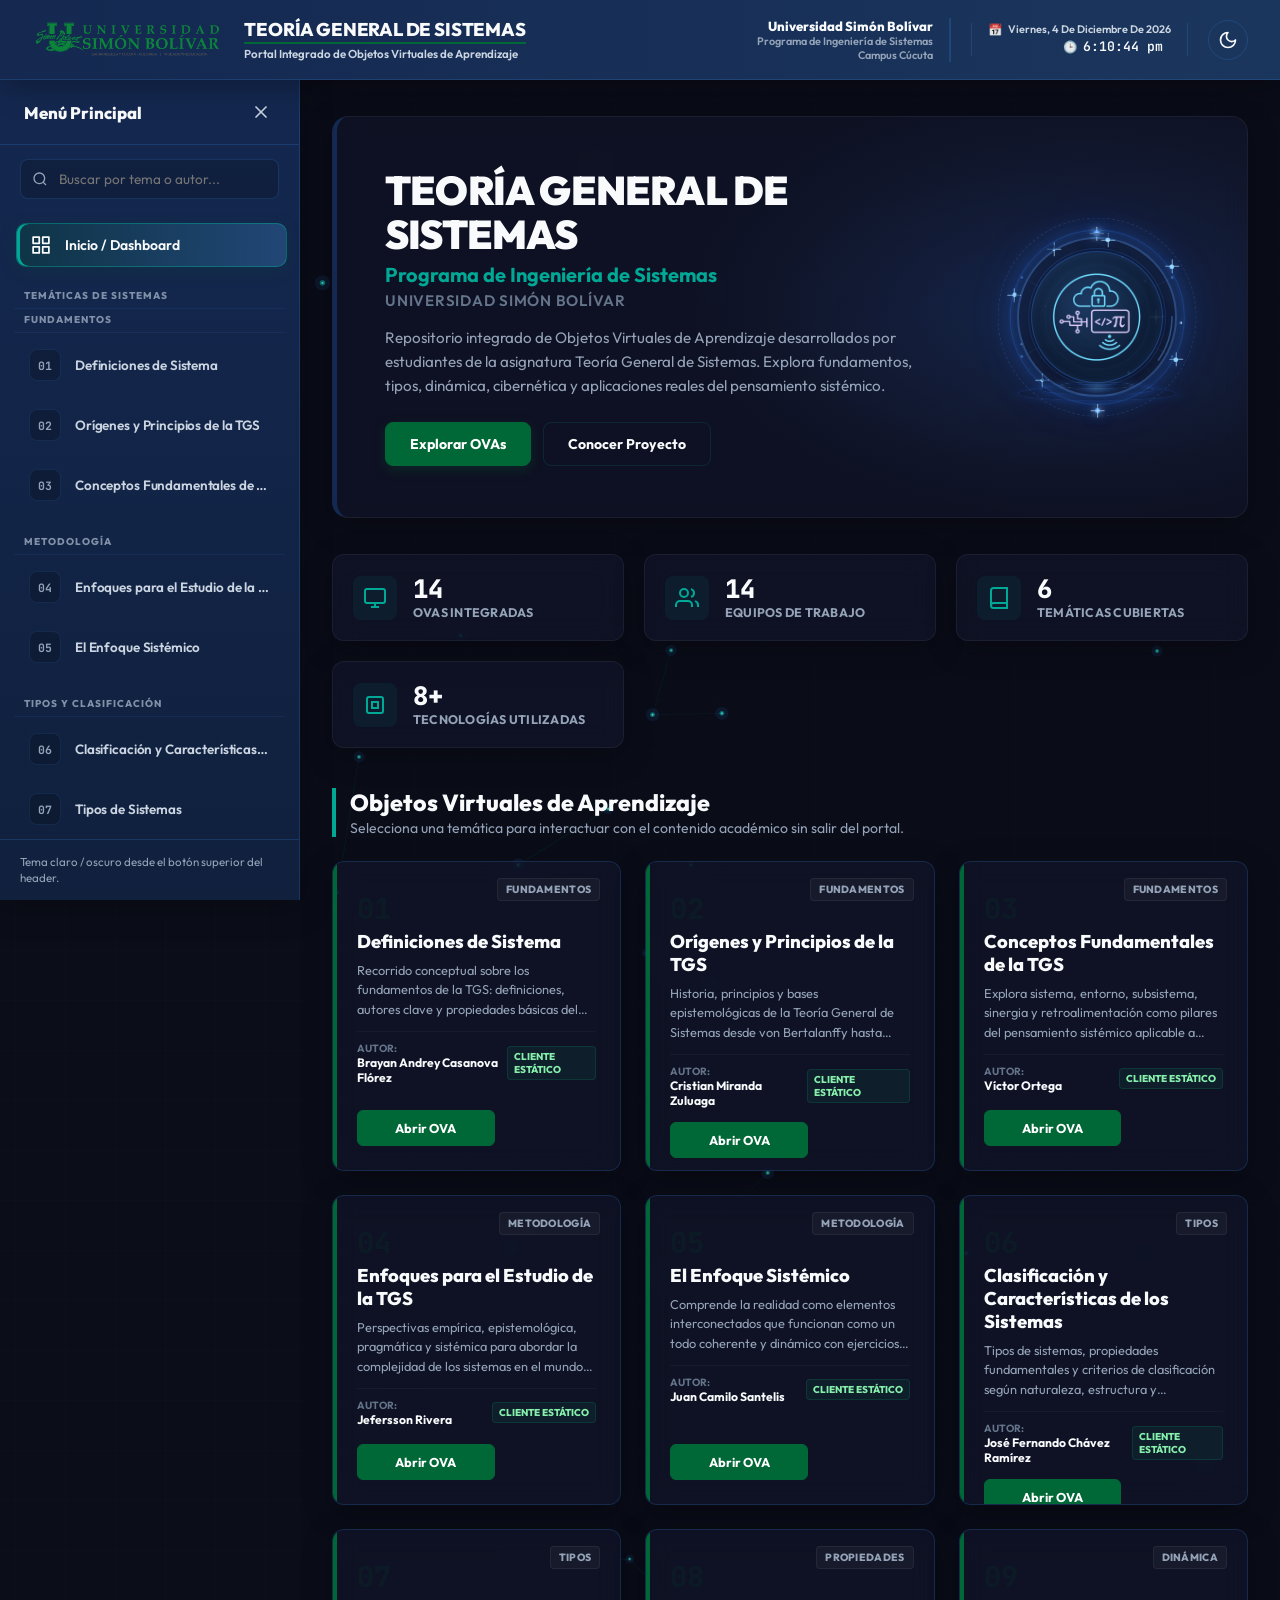
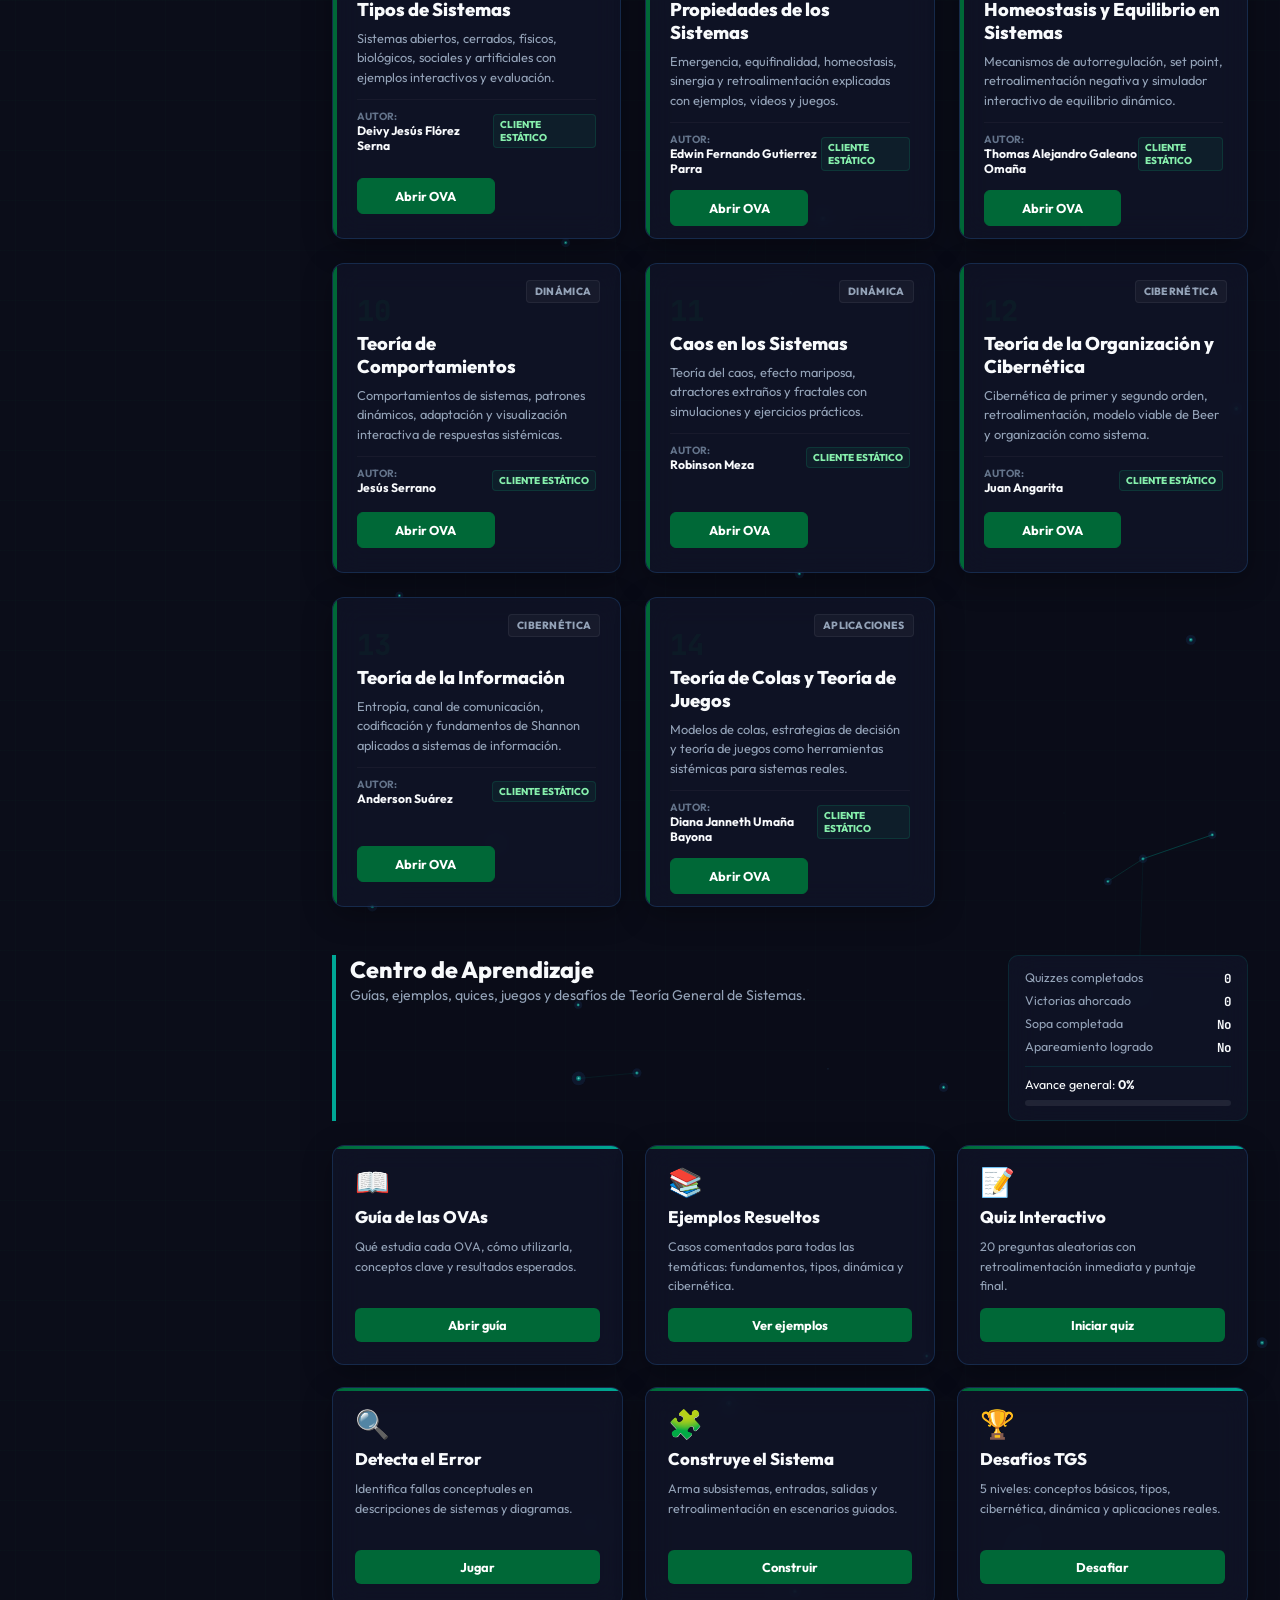
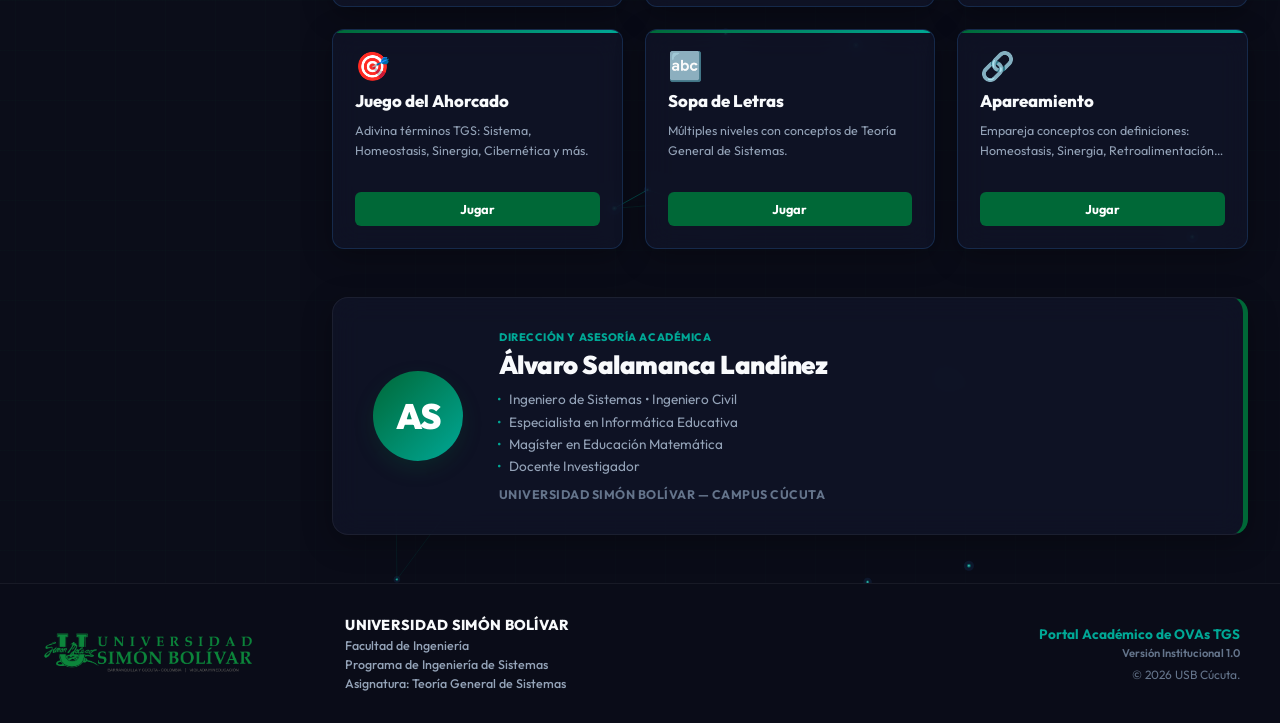
<file: index.html>
<!DOCTYPE html>
<html lang="es">
<head>
  <meta charset="UTF-8">
  <meta name="viewport" content="width=device-width, initial-scale=1.0">
  <meta name="description" content="Portal Académico de Objetos Virtuales de Aprendizaje (OVAs) para Teoría General de Sistemas — Universidad Simón Bolívar, Campus Cúcuta.">
  <title>Portal Académico OVAS - Teoría General de Sistemas | USB</title>
  <link rel="preconnect" href="https://fonts.googleapis.com">
  <link rel="preconnect" href="https://fonts.gstatic.com" crossorigin>
  <link href="https://fonts.googleapis.com/css2?family=JetBrains+Mono:ital,wght@0,100..800;1,100..800&family=Outfit:wght@100..900&display=swap" rel="stylesheet">
  <link rel="stylesheet" href="style.css">
</head>
<body>

  <header class="portal-header">
    <div class="header-left">
      <button class="hamburger-btn" id="hamburger-toggle" aria-label="Abrir menú de navegación" aria-controls="sidebar">
        <svg class="icon" viewBox="0 0 24 24" fill="none" stroke="currentColor" stroke-width="2">
          <line x1="4" y1="12" x2="20" y2="12"></line>
          <line x1="4" y1="6" x2="20" y2="6"></line>
          <line x1="4" y1="18" x2="20" y2="18"></line>
        </svg>
      </button>
      <div class="logo-container">
        <img src="assets/img/logo-simonbolivar.png" alt="Logo Universidad Simón Bolívar" class="header-logo">
        <div class="logo-text">
          <span class="logo-title">TEORÍA GENERAL DE SISTEMAS</span>
          <span class="logo-subtitle">Portal Integrado de Objetos Virtuales de Aprendizaje</span>
        </div>
      </div>
    </div>
    <div class="header-right">
      <div class="institutional-badge">
        <div class="usb-text">
          <span class="usb-name">Universidad Simón Bolívar</span>
          <span class="usb-sub">Programa de Ingeniería de Sistemas</span>
          <span class="usb-campus">Campus Cúcuta</span>
        </div>
      </div>
      <div class="header-weather" id="header-weather" aria-label="Fecha y hora" aria-live="polite">
        <div class="header-weather__row header-weather__date">
          <span class="header-weather__label" aria-hidden="true">📅</span>
          <time id="header-date" datetime="">—</time>
        </div>
        <div class="header-weather__row header-weather__time">
          <span class="header-weather__label" aria-hidden="true">🕒</span>
          <time id="header-clock">12:00:00 am</time>
        </div>
      </div>
      <button class="theme-toggle-btn" id="theme-toggle" aria-label="Cambiar tema de color">
        <svg class="icon sun-icon" viewBox="0 0 24 24" fill="none" stroke="currentColor" stroke-width="2">
          <circle cx="12" cy="12" r="4"></circle>
          <path d="M12 2v2M12 20v2M4.93 4.93l1.41 1.41M17.66 17.66l1.41 1.41M2 12h2M20 12h2M6.34 17.66l-1.41 1.41M19.07 4.93l-1.41 1.41"></path>
        </svg>
        <svg class="icon moon-icon" viewBox="0 0 24 24" fill="none" stroke="currentColor" stroke-width="2">
          <path d="M12 3a6 6 0 0 0 9 9 9 9 0 1 1-9-9Z"></path>
        </svg>
      </button>
    </div>
  </header>

  <div class="portal-container">

    <aside class="sidebar" id="sidebar" aria-hidden="true">
      <div class="sidebar-header">
        <h2 class="sidebar-title">Menú Principal</h2>
        <button class="close-sidebar-btn" id="sidebar-close" aria-label="Cerrar menú">
          <svg class="icon" viewBox="0 0 24 24" fill="none" stroke="currentColor" stroke-width="2">
            <line x1="18" y1="6" x2="6" y2="18"></line>
            <line x1="6" y1="6" x2="18" y2="18"></line>
          </svg>
        </button>
      </div>
      <div class="search-box">
        <label for="ova-search" class="visually-hidden">Buscar OVAs</label>
        <div class="search-input-wrapper">
          <svg class="search-icon" viewBox="0 0 24 24" fill="none" stroke="currentColor" stroke-width="2">
            <circle cx="11" cy="11" r="8"></circle>
            <line x1="21" y1="21" x2="16.65" y2="16.65"></line>
          </svg>
          <input type="search" id="ova-search" placeholder="Buscar por tema o autor..." aria-label="Buscar OVAs">
        </div>
      </div>
      <nav class="sidebar-nav" aria-label="Navegación de OVAs">
        <ul class="nav-list" id="sidebar-nav-root">
          <li>
            <a href="#/" class="nav-item active" id="nav-home">
              <svg class="icon" viewBox="0 0 24 24" fill="none" stroke="currentColor" stroke-width="2">
                <rect x="3" y="3" width="7" height="7"></rect>
                <rect x="14" y="3" width="7" height="7"></rect>
                <rect x="14" y="14" width="7" height="7"></rect>
                <rect x="3" y="14" width="7" height="7"></rect>
              </svg>
              <span>Inicio / Dashboard</span>
            </a>
          </li>
          <li class="nav-divider">Temáticas de Sistemas</li>
        </ul>
        <ul class="nav-list" id="ova-nav-list"></ul>
      </nav>
      <div class="sidebar-footer">
        <p class="sidebar-theme-hint">Tema claro / oscuro desde el botón superior del header.</p>
      </div>
    </aside>

    <div class="sidebar-overlay" id="sidebar-overlay" aria-hidden="true"></div>

    <main class="main-content" id="main-content">
      <canvas class="dashboard-network-canvas" id="dashboard-network-canvas" aria-hidden="true"></canvas>

      <section class="dashboard-view" id="dashboard-view">

        <header class="hero-section">
          <div class="hero-content">
            <h1 class="hero-title">TEORÍA GENERAL DE SISTEMAS</h1>
            <h2 class="hero-subtitle">Programa de Ingeniería de Sistemas</h2>
            <h3 class="hero-institution">Universidad Simón Bolívar</h3>
            <p class="hero-tagline">Repositorio integrado de Objetos Virtuales de Aprendizaje desarrollados por estudiantes de la asignatura Teoría General de Sistemas. Explora fundamentos, tipos, dinámica, cibernética y aplicaciones reales del pensamiento sistémico.</p>
            <div class="hero-actions">
              <a href="#ovas-grid-anchor" class="btn-hero-primary" id="btn-explore">Explorar OVAs</a>
              <button class="btn-hero-secondary" id="btn-about-project">Conocer Proyecto</button>
            </div>
          </div>
          <div class="hero-logo-wrapper">
            <div class="hero-visual-stage" aria-hidden="true">
              <div class="hero-ambient-glow"></div>
              <svg class="hero-circuit-svg" viewBox="0 0 320 320" xmlns="http://www.w3.org/2000/svg" focusable="false">
                <line class="hero-circuit-line" x1="160" y1="160" x2="278" y2="98"></line>
                <line class="hero-circuit-line" x1="160" y1="160" x2="42" y2="98"></line>
                <line class="hero-circuit-line" x1="160" y1="160" x2="278" y2="222"></line>
                <line class="hero-circuit-line" x1="160" y1="160" x2="42" y2="222"></line>
                <line class="hero-circuit-line hero-circuit-line--branch" x1="220" y1="98" x2="248" y2="68"></line>
                <line class="hero-circuit-line hero-circuit-line--branch" x1="72" y1="98" x2="44" y2="68"></line>
                <line class="hero-circuit-line hero-circuit-line--branch" x1="220" y1="222" x2="248" y2="252"></line>
                <line class="hero-circuit-line hero-circuit-line--branch" x1="72" y1="222" x2="44" y2="252"></line>
                <circle class="hero-circuit-node" cx="278" cy="98" r="2.5"></circle>
                <circle class="hero-circuit-node" cx="42" cy="98" r="2"></circle>
                <circle class="hero-circuit-node" cx="278" cy="222" r="2"></circle>
                <circle class="hero-circuit-node" cx="42" cy="222" r="2.5"></circle>
              </svg>
              <div class="hero-orbit-ring hero-orbit-ring--far"></div>
              <div class="hero-orbit-ring hero-orbit-ring--outer"></div>
              <svg class="hero-arc-svg" viewBox="0 0 320 320" xmlns="http://www.w3.org/2000/svg" focusable="false">
                <circle class="hero-orbit-arc" cx="160" cy="160" r="118" fill="none"></circle>
              </svg>
              <div class="hero-orbit-ring hero-orbit-ring--mid"></div>
              <div class="hero-orbit-ring hero-orbit-ring--inner"></div>
              <div class="hero-orbit-satellite hero-orbit-satellite--a"><span class="hero-star"></span></div>
              <div class="hero-orbit-satellite hero-orbit-satellite--b"><span class="hero-star hero-star--dim"></span></div>
              <div class="hero-orbit-satellite hero-orbit-satellite--c"><span class="hero-star hero-star--small"></span></div>
              <span class="hero-star-point hero-star-point--1"></span>
              <span class="hero-star-point hero-star-point--2"></span>
              <span class="hero-star-point hero-star-point--3"></span>
              <span class="hero-star-point hero-star-point--4"></span>
              <span class="hero-star-point hero-star-point--5"></span>
              <span class="hero-star-point hero-star-point--6"></span>
              <span class="hero-particle hero-particle--1"></span>
              <span class="hero-particle hero-particle--2"></span>
              <span class="hero-particle hero-particle--3"></span>
              <span class="hero-particle hero-particle--4"></span>
              <span class="hero-particle hero-particle--5"></span>
              <span class="hero-particle hero-particle--6"></span>
              <div class="hero-stage-base">
                <span class="hero-base-ring hero-base-ring--1"></span>
                <span class="hero-base-ring hero-base-ring--2"></span>
                <span class="hero-base-ring hero-base-ring--3"></span>
                <span class="hero-base-glow"></span>
              </div>
            </div>
            <div class="hero-logo-core">
              <div class="hero-logo-halo" aria-hidden="true"></div>
              <div class="hero-logo-disc" aria-hidden="true"></div>
              <img src="assets/img/logo-sistemas.png" alt="Logo Ingeniería de Sistemas USB" class="hero-logo">
            </div>
          </div>
        </header>

        <section class="indicators-section">
          <div class="indicators-grid">
            <div class="indicator-card">
              <div class="indicator-icon">
                <svg viewBox="0 0 24 24" fill="none" stroke="currentColor" stroke-width="2"><rect x="2" y="3" width="20" height="14" rx="2"></rect><line x1="8" y1="21" x2="16" y2="21"></line><line x1="12" y1="17" x2="12" y2="21"></line></svg>
              </div>
              <div class="indicator-info">
                <span class="indicator-count">14</span>
                <span class="indicator-label">OVAs Integradas</span>
              </div>
            </div>
            <div class="indicator-card">
              <div class="indicator-icon">
                <svg viewBox="0 0 24 24" fill="none" stroke="currentColor" stroke-width="2"><path d="M17 21v-2a4 4 0 0 0-4-4H5a4 4 0 0 0-4 4v2"></path><circle cx="9" cy="7" r="4"></circle><path d="M23 21v-2a4 4 0 0 0-3-3.87"></path><path d="M16 3.13a4 4 0 0 1 0 7.75"></path></svg>
              </div>
              <div class="indicator-info">
                <span class="indicator-count">14</span>
                <span class="indicator-label">Equipos de Trabajo</span>
              </div>
            </div>
            <div class="indicator-card">
              <div class="indicator-icon">
                <svg viewBox="0 0 24 24" fill="none" stroke="currentColor" stroke-width="2"><path d="M4 19.5A2.5 2.5 0 0 1 6.5 17H20"></path><path d="M4 4.5A2.5 2.5 0 0 1 6.5 2H20v20H6.5a2.5 2.5 0 0 1-2.5-2.5v-15z"></path></svg>
              </div>
              <div class="indicator-info">
                <span class="indicator-count">6</span>
                <span class="indicator-label">Temáticas Cubiertas</span>
              </div>
            </div>
            <div class="indicator-card">
              <div class="indicator-icon">
                <svg viewBox="0 0 24 24" fill="none" stroke="currentColor" stroke-width="2"><rect x="4" y="4" width="16" height="16" rx="2"></rect><rect x="9" y="9" width="6" height="6"></rect></svg>
              </div>
              <div class="indicator-info">
                <span class="indicator-count">8+</span>
                <span class="indicator-label">Tecnologías Utilizadas</span>
              </div>
            </div>
          </div>
        </section>

        <span id="ovas-grid-anchor"></span>
        <section class="ovas-section">
          <div class="section-header">
            <h2 class="section-title">Objetos Virtuales de Aprendizaje</h2>
            <p class="section-subtitle">Selecciona una temática para interactuar con el contenido académico sin salir del portal.</p>
          </div>
          <div class="ovas-grid" id="ovas-grid"></div>
        </section>

        <section class="learning-section" id="learning-section">
          <div class="section-header learning-section-head">
            <div>
              <h2 class="section-title">Centro de Aprendizaje</h2>
              <p class="section-subtitle">Guías, ejemplos, quices, juegos y desafíos de Teoría General de Sistemas.</p>
            </div>
            <aside class="learning-progress-panel" id="learning-progress-stats" aria-label="Estadísticas de progreso"></aside>
          </div>
          <div class="learning-grid">
            <article class="learning-card">
              <div class="learning-card-icon">📖</div>
              <h3 class="learning-card-title">Guía de las OVAs</h3>
              <p class="learning-card-desc">Qué estudia cada OVA, cómo utilizarla, conceptos clave y resultados esperados.</p>
              <button type="button" class="btn-card-primary learning-open-btn" data-learning-open="learning-guide-modal" data-learning-init="initGuide">Abrir guía</button>
            </article>
            <article class="learning-card">
              <div class="learning-card-icon">📚</div>
              <h3 class="learning-card-title">Ejemplos Resueltos</h3>
              <p class="learning-card-desc">Casos comentados para todas las temáticas: fundamentos, tipos, dinámica y cibernética.</p>
              <button type="button" class="btn-card-primary learning-open-btn" data-learning-open="learning-examples-modal" data-learning-init="initExamples">Ver ejemplos</button>
            </article>
            <article class="learning-card">
              <div class="learning-card-icon">📝</div>
              <h3 class="learning-card-title">Quiz Interactivo</h3>
              <p class="learning-card-desc">20 preguntas aleatorias con retroalimentación inmediata y puntaje final.</p>
              <button type="button" class="btn-card-primary learning-open-btn" data-learning-open="learning-quiz-modal" data-learning-init="initQuiz">Iniciar quiz</button>
            </article>
            <article class="learning-card">
              <div class="learning-card-icon">🔍</div>
              <h3 class="learning-card-title">Detecta el Error</h3>
              <p class="learning-card-desc">Identifica fallas conceptuales en descripciones de sistemas y diagramas.</p>
              <button type="button" class="btn-card-primary learning-open-btn" data-learning-open="learning-detect-modal" data-learning-init="initDetect">Jugar</button>
            </article>
            <article class="learning-card">
              <div class="learning-card-icon">🧩</div>
              <h3 class="learning-card-title">Construye el Sistema</h3>
              <p class="learning-card-desc">Arma subsistemas, entradas, salidas y retroalimentación en escenarios guiados.</p>
              <button type="button" class="btn-card-primary learning-open-btn" data-learning-open="learning-build-modal" data-learning-init="initBuild">Construir</button>
            </article>
            <article class="learning-card">
              <div class="learning-card-icon">🏆</div>
              <h3 class="learning-card-title">Desafíos TGS</h3>
              <p class="learning-card-desc">5 niveles: conceptos básicos, tipos, cibernética, dinámica y aplicaciones reales.</p>
              <button type="button" class="btn-card-primary learning-open-btn" data-learning-open="learning-challenges-modal" data-learning-init="initChallenges">Desafiar</button>
            </article>
            <article class="learning-card">
              <div class="learning-card-icon">🎯</div>
              <h3 class="learning-card-title">Juego del Ahorcado</h3>
              <p class="learning-card-desc">Adivina términos TGS: Sistema, Homeostasis, Sinergia, Cibernética y más.</p>
              <button type="button" class="btn-card-primary learning-open-btn" data-learning-open="learning-hangman-modal" data-learning-init="initHangman">Jugar</button>
            </article>
            <article class="learning-card">
              <div class="learning-card-icon">🔤</div>
              <h3 class="learning-card-title">Sopa de Letras</h3>
              <p class="learning-card-desc">Múltiples niveles con conceptos de Teoría General de Sistemas.</p>
              <button type="button" class="btn-card-primary learning-open-btn" data-learning-open="learning-wordsearch-modal" data-learning-init="initWordSearch">Jugar</button>
            </article>
            <article class="learning-card">
              <div class="learning-card-icon">🔗</div>
              <h3 class="learning-card-title">Apareamiento</h3>
              <p class="learning-card-desc">Empareja conceptos con definiciones: Homeostasis, Sinergia, Retroalimentación…</p>
              <button type="button" class="btn-card-primary learning-open-btn" data-learning-open="learning-matching-modal" data-learning-init="initMatching">Jugar</button>
            </article>
          </div>
        </section>

        <section class="advisor-section">
          <div class="advisor-card">
            <div class="advisor-visual">
              <div class="advisor-badge"><span class="advisor-initials">AS</span></div>
            </div>
            <div class="advisor-content">
              <span class="advisor-tag">Dirección y Asesoría Académica</span>
              <h2 class="advisor-name">Álvaro Salamanca Landínez</h2>
              <ul class="advisor-details">
                <li>Ingeniero de Sistemas • Ingeniero Civil</li>
                <li>Especialista en Informática Educativa</li>
                <li>Magíster en Educación Matemática</li>
                <li>Docente Investigador</li>
              </ul>
              <span class="advisor-institution">Universidad Simón Bolívar — Campus Cúcuta</span>
            </div>
          </div>
        </section>

      </section>

      <section class="ova-viewer-view" id="ova-viewer-view" style="display: none;">
        <div class="viewer-header">
          <div class="viewer-nav">
            <a href="#/" class="btn-back" id="btn-back-dashboard">
              <svg class="icon" viewBox="0 0 24 24" fill="none" stroke="currentColor" stroke-width="2"><line x1="19" y1="12" x2="5" y2="12"></line><polyline points="12 19 5 12 12 5"></polyline></svg>
              <span>Volver</span>
            </a>
            <div class="viewer-title-group">
              <h1 class="viewer-title" id="active-ova-title">OVA</h1>
              <span class="viewer-author" id="active-ova-author">Autor</span>
            </div>
          </div>
          <div class="viewer-controls">
            <button class="btn-control" id="btn-reload-ova" aria-label="Recargar OVA">
              <svg class="icon" viewBox="0 0 24 24" fill="none" stroke="currentColor" stroke-width="2"><path d="M21.5 2v6h-6M21.34 15.57a10 10 0 1 1-.57-8.38l5.67-5.67"></path></svg>
              <span>Recargar</span>
            </button>
            <a href="#" target="_blank" class="btn-control-link" id="btn-open-external" aria-label="Abrir externo">
              <svg class="icon" viewBox="0 0 24 24" fill="none" stroke="currentColor" stroke-width="2"><path d="M18 13v6a2 2 0 0 1-2 2H5a2 2 0 0 1-2-2V8a2 2 0 0 1 2-2h6M15 3h6v6M10 14 21 3"></path></svg>
              <span>Externo</span>
            </a>
          </div>
        </div>
        <div class="iframe-wrapper">
          <div class="iframe-loader" id="iframe-loader">
            <div class="loader-spinner"></div>
            <div class="loader-text">
              <span class="loader-main-text">Cargando OVA institucional...</span>
              <span class="loader-sub-text" id="loader-status">Inicializando entorno sistémico</span>
            </div>
          </div>
          <iframe id="ova-iframe" name="ova-iframe" title="Visor de Objeto Virtual de Aprendizaje" sandbox="allow-scripts allow-same-origin allow-forms allow-popups" src="about:blank"></iframe>
        </div>
      </section>

    </main>
  </div>

  <dialog class="settings-modal" id="settings-dialog">
    <div class="modal-header">
      <h2 class="modal-title">Configuración del Portal</h2>
      <button class="close-modal-btn" id="close-settings" aria-label="Cerrar">&times;</button>
    </div>
    <form method="dialog" class="modal-form">
      <p class="modal-intro">Las OVAs de TGS son clientes estáticos. El tema claro/oscuro se sincroniza automáticamente con cada OVA embebida mediante <code>USB_THEME_CHANGED</code> y <code>localStorage</code>.</p>
      <p class="modal-intro">Las 14 OVAs integran el Design System TGS (<code>tgs-ova-*.css/js</code>). El tema se sincroniza con <code>TGS_THEME_CHANGED</code> y <code>localStorage</code>.</p>
      <div class="modal-actions">
        <button type="submit" class="btn-primary">Entendido</button>
      </div>
    </form>
  </dialog>

  <dialog class="details-modal" id="project-about-modal">
    <div class="modal-header">
      <h2 class="modal-title">Acerca del Portal TGS</h2>
      <button class="close-details-btn" data-close="project-about-modal" aria-label="Cerrar">&times;</button>
    </div>
    <div class="modal-body">
      <h3>Portal Académico Integrador de OVAs</h3>
      <p>Plataforma hermana del Portal de Teoría de Compiladores, adaptada a la asignatura <strong>Teoría General de Sistemas</strong> de la <strong>Universidad Simón Bolívar — Campus Cúcuta</strong>.</p>
      <p>Integra 14 objetos virtuales de aprendizaje sin modificar su lógica académica interna. Incluye Centro de Aprendizaje con guías, ejemplos, quices, juegos y desafíos por niveles.</p>
      <ul>
        <li>Centralizar el software didáctico generado por los estudiantes.</li>
        <li>Homogeneizar la experiencia de navegación institucional.</li>
        <li>Enriquecer el aprendizaje con actividades transversales de TGS.</li>
      </ul>
    </div>
  </dialog>

  <!-- Centro de Aprendizaje — Modales -->
  <dialog class="details-modal learning-modal" id="learning-guide-modal">
    <div class="modal-header"><h2 class="modal-title">📖 Guía de las OVAs</h2><button type="button" class="close-details-btn" data-learning-close="learning-guide-modal">&times;</button></div>
    <div class="modal-body learning-modal-body" id="learning-guide-body"></div>
  </dialog>

  <dialog class="details-modal learning-modal learning-modal-wide" id="learning-examples-modal">
    <div class="modal-header"><h2 class="modal-title">📚 Ejemplos Resueltos</h2><button type="button" class="close-details-btn" data-learning-close="learning-examples-modal">&times;</button></div>
    <div class="modal-body learning-modal-body learning-scroll" id="learning-examples-body"></div>
  </dialog>

  <dialog class="details-modal learning-modal" id="learning-quiz-modal">
    <div class="modal-header"><h2 class="modal-title">📝 Quiz Interactivo TGS</h2><button type="button" class="close-details-btn" data-learning-close="learning-quiz-modal">&times;</button></div>
    <div class="modal-body learning-modal-body">
      <div id="learning-quiz-active">
        <div class="learning-quiz-meta">
          <span id="learning-quiz-progress">Pregunta 1 de 20</span>
          <span class="learning-quiz-live">Puntaje: <strong id="learning-quiz-live-score">0</strong></span>
          <div class="learning-progress-track"><div class="learning-progress-bar" id="learning-quiz-bar"></div></div>
        </div>
        <p class="learning-quiz-question" id="learning-quiz-question"></p>
        <div class="learning-quiz-options" id="learning-quiz-options"></div>
        <p class="learning-quiz-feedback" id="learning-quiz-feedback"></p>
      </div>
      <div id="learning-quiz-result" class="learning-quiz-result hidden">
        <h3>Resultado final</h3>
        <p class="learning-quiz-score" id="learning-quiz-score"></p>
        <p class="learning-quiz-level" id="learning-quiz-level"></p>
      </div>
    </div>
  </dialog>

  <dialog class="details-modal learning-modal" id="learning-detect-modal">
    <div class="modal-header"><h2 class="modal-title">🔍 Detecta el Error</h2><button type="button" class="close-details-btn" data-learning-close="learning-detect-modal">&times;</button></div>
    <div class="modal-body learning-modal-body" id="learning-detect-body"></div>
  </dialog>

  <dialog class="details-modal learning-modal" id="learning-build-modal">
    <div class="modal-header"><h2 class="modal-title">🧩 Construye el Sistema</h2><button type="button" class="close-details-btn" data-learning-close="learning-build-modal">&times;</button></div>
    <div class="modal-body learning-modal-body" id="learning-build-body"></div>
  </dialog>

  <dialog class="details-modal learning-modal learning-modal-wide" id="learning-challenges-modal">
    <div class="modal-header"><h2 class="modal-title">🏆 Desafíos TGS — 5 Niveles</h2><button type="button" class="close-details-btn" data-learning-close="learning-challenges-modal">&times;</button></div>
    <div class="modal-body learning-modal-body learning-scroll" id="learning-challenges-body"></div>
  </dialog>

  <dialog class="details-modal learning-modal" id="learning-hangman-modal">
    <div class="modal-header"><h2 class="modal-title">🎯 Ahorcado TGS</h2><button type="button" class="close-details-btn" data-learning-close="learning-hangman-modal">&times;</button></div>
    <div class="modal-body learning-modal-body">
      <div class="hangman-stats"><span>Intentos: <strong id="hangman-wrong-count">0</strong> / 6</span><span>Aciertos: <strong id="hangman-wins-count">0</strong></span></div>
      <div class="hangman-display" id="hangman-word-display"></div>
      <div class="hangman-keyboard" id="hangman-keyboard"></div>
      <p class="learning-game-feedback" id="hangman-feedback"></p>
      <button type="button" class="btn-card-secondary" id="hangman-reset-btn">Reiniciar</button>
    </div>
  </dialog>

  <dialog class="details-modal learning-modal learning-modal-wide" id="learning-wordsearch-modal">
    <div class="modal-header"><h2 class="modal-title">🔤 Sopa de Letras TGS</h2><button type="button" class="close-details-btn" data-learning-close="learning-wordsearch-modal">&times;</button></div>
    <div class="modal-body learning-modal-body learning-scroll">
      <p class="learning-pipeline-hint">Selecciona letras en línea recta para encontrar cada concepto.</p>
      <div class="wordsearch-layout">
        <div class="wordsearch-grid" id="wordsearch-grid"></div>
        <div class="wordsearch-words" id="wordsearch-word-list"></div>
      </div>
      <p class="learning-game-feedback" id="wordsearch-feedback"></p>
      <button type="button" class="btn-card-secondary" id="wordsearch-reset-btn">Reiniciar</button>
    </div>
  </dialog>

  <dialog class="details-modal learning-modal learning-modal-wide" id="learning-matching-modal">
    <div class="modal-header"><h2 class="modal-title">🔗 Apareamiento de Conceptos</h2><button type="button" class="close-details-btn" data-learning-close="learning-matching-modal">&times;</button></div>
    <div class="modal-body learning-modal-body learning-scroll">
      <p class="learning-game-score">Puntaje: <strong id="matching-score">0</strong> / 10</p>
      <div class="matching-layout">
        <div class="matching-pool" id="matching-pool"></div>
        <div class="matching-targets" id="matching-targets"></div>
      </div>
      <p class="learning-game-feedback" id="matching-feedback"></p>
      <button type="button" class="btn-card-secondary" id="matching-reset-btn">Reiniciar</button>
    </div>
  </dialog>

  <footer class="portal-footer">
    <div class="footer-grid">
      <div class="footer-logo-col">
        <img src="assets/img/logo-simonbolivar.png" alt="Universidad Simón Bolívar" class="footer-logo">
      </div>
      <div class="footer-info-col">
        <span class="footer-title">UNIVERSIDAD SIMÓN BOLÍVAR</span>
        <span class="footer-item">Facultad de Ingeniería</span>
        <span class="footer-item">Programa de Ingeniería de Sistemas</span>
        <span class="footer-item">Asignatura: Teoría General de Sistemas</span>
      </div>
      <div class="footer-meta-col">
        <span class="footer-portal-title">Portal Académico de OVAs TGS</span>
        <span class="footer-version">Versión Institucional 1.0</span>
        <span class="footer-copyright">© <span id="current-year">2026</span> USB Cúcuta.</span>
      </div>
    </div>
  </footer>

  <script src="js/learning-data.js"></script>
  <script src="js/learning-hub.js"></script>
  <script src="js/dashboard-network-bg.js"></script>
  <script src="js/header-weather.js"></script>
  <script src="script.js"></script>
</body>
</html>
</file>
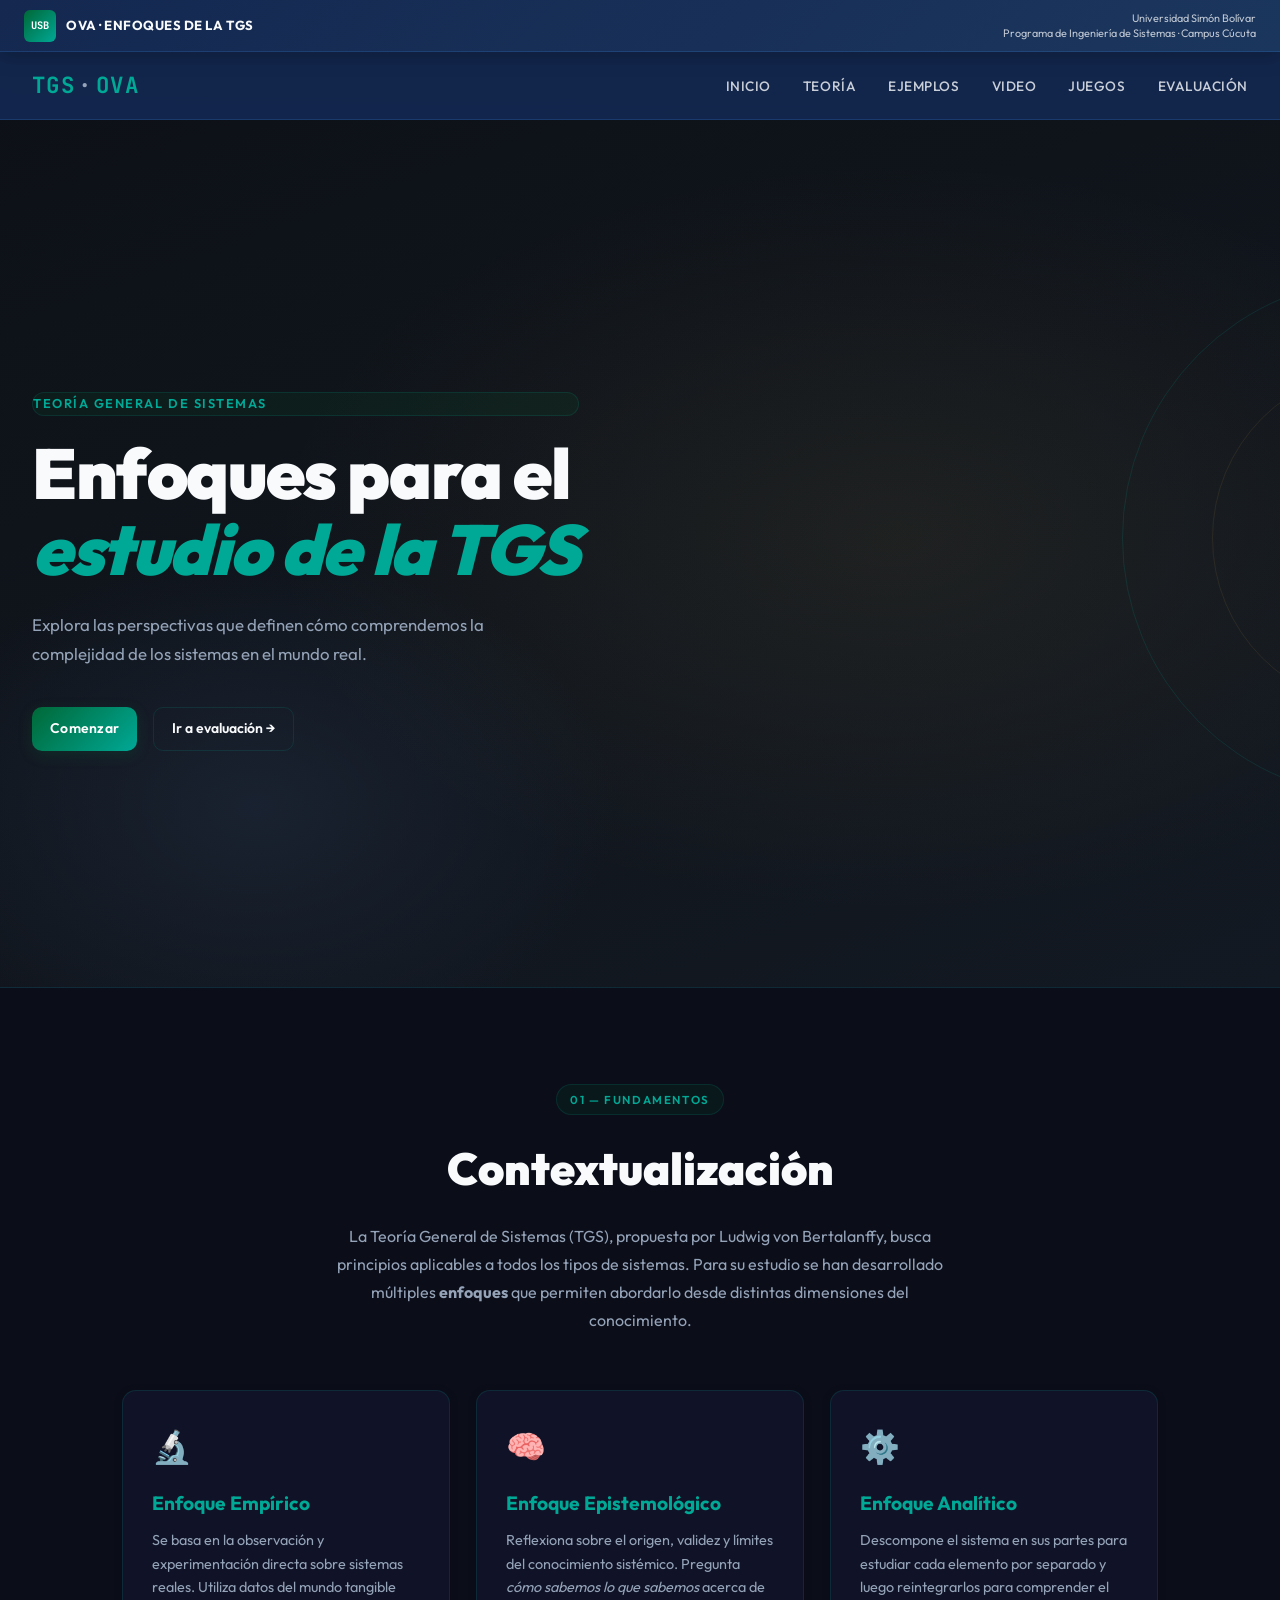
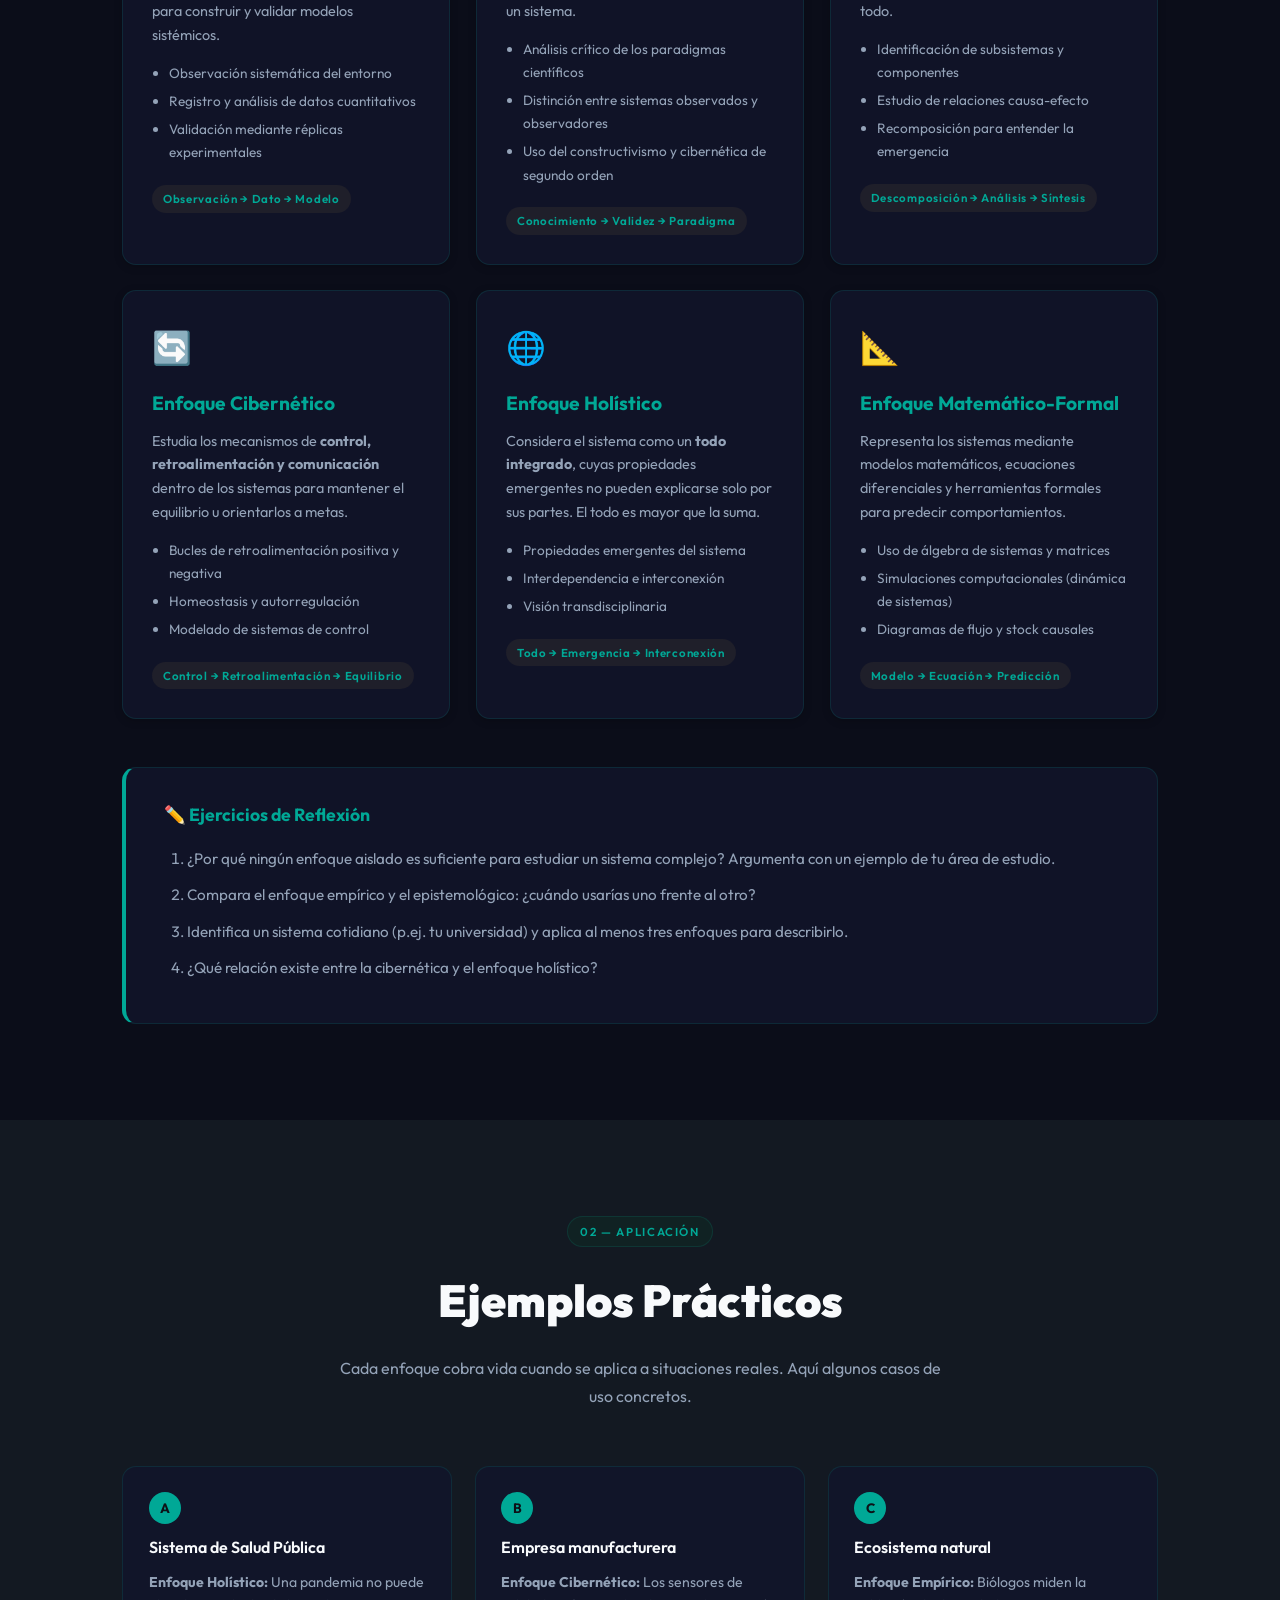
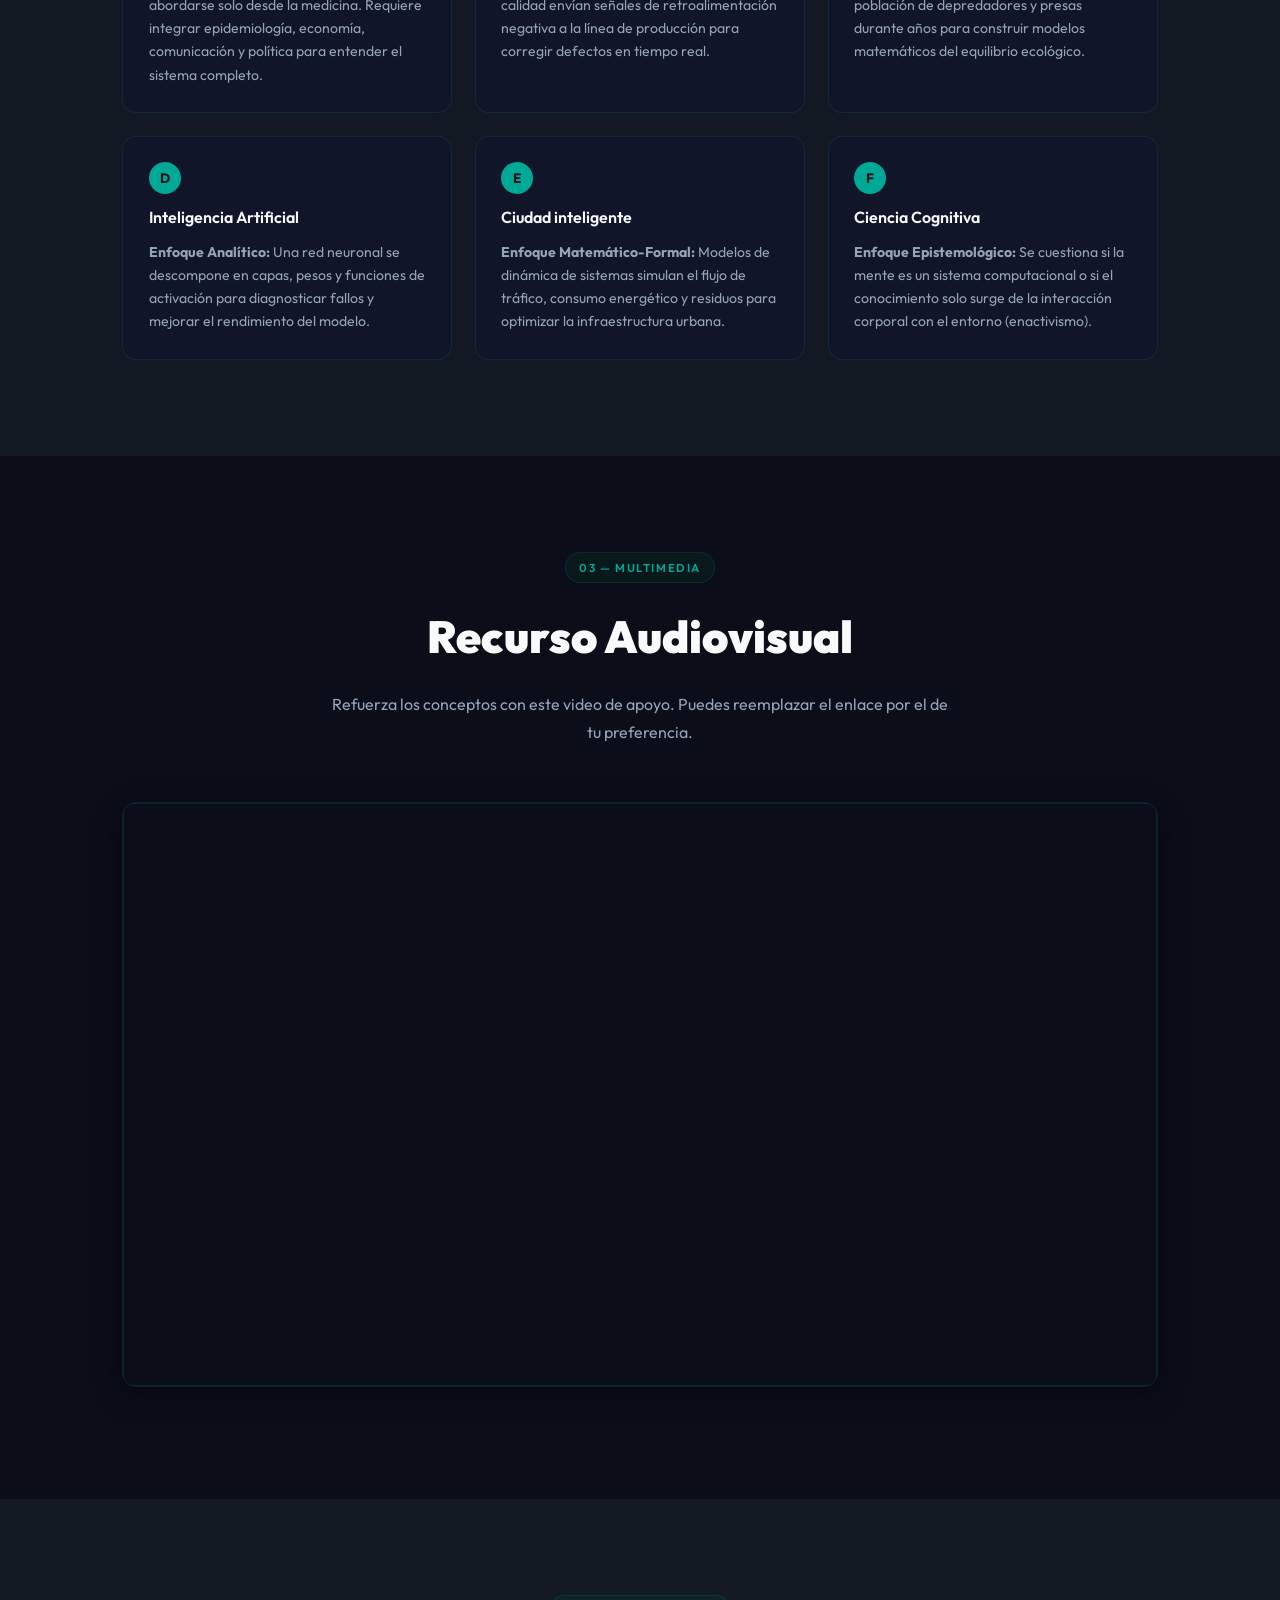
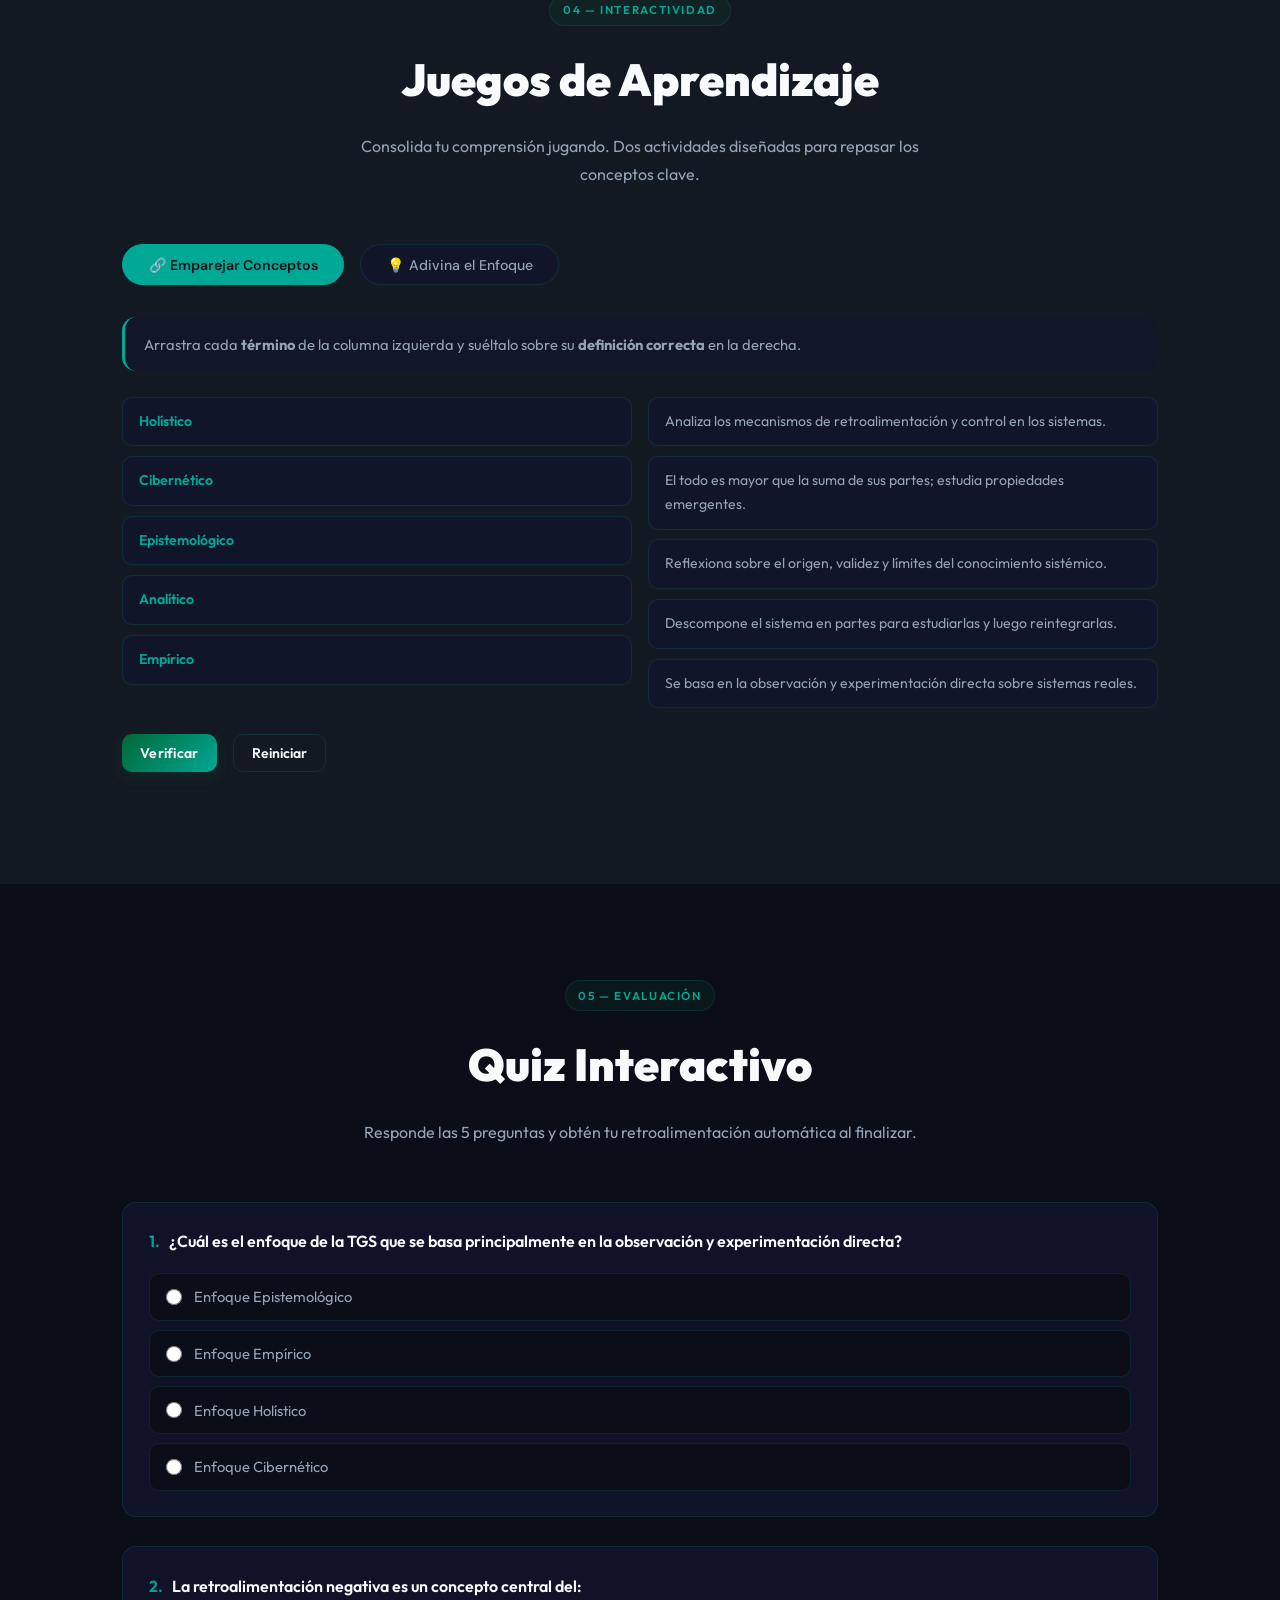
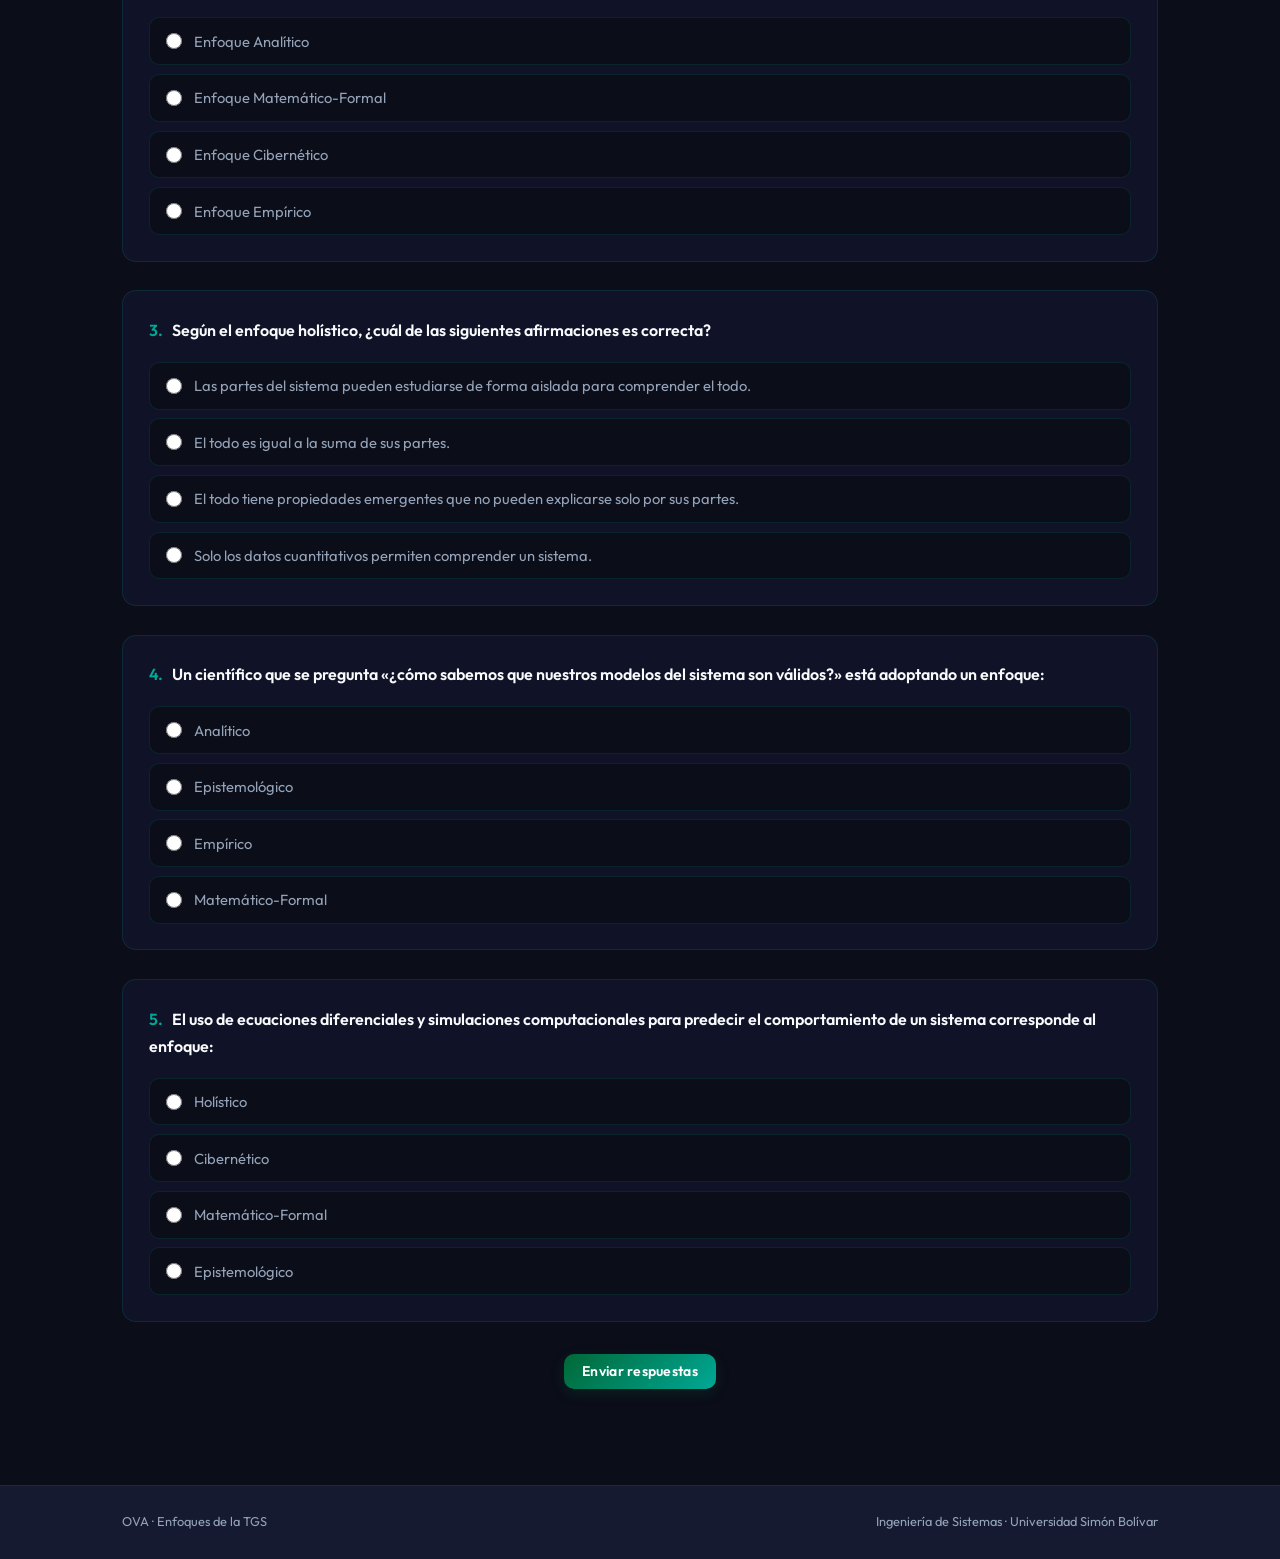
<file: OVAS/OVA-Jefersson_Rivera/index.html>
<!DOCTYPE html>
<html lang="es" class="tgs-ova-root">
<head>
  <meta charset="UTF-8" />
  <meta name="viewport" content="width=device-width, initial-scale=1.0" />
  <title>OVA · Enfoques de la TGS</title>
  <link rel="stylesheet" href="styles.css" />
  <link href="https://fonts.googleapis.com/css2?family=Playfair+Display:wght@700;900&family=DM+Sans:wght@300;400;500;600&display=swap" rel="stylesheet" />
  <!-- TGS-DS-USB -->
  <link rel="stylesheet" href="../../shared/tgs-ova-tokens.css">
  <link rel="stylesheet" href="../../shared/tgs-ova-components.css">
  <link rel="stylesheet" href="../../shared/tgs-ova-homologate.css">
  <script src="../../shared/tgs-ova-theme.js" defer></script>
</head>
<body>

  <!-- ══════════════ NAV ══════════════ -->
  <nav id="navbar">
    <div class="nav-brand">TGS<span>·</span>OVA</div>
    <button class="nav-toggle" id="navToggle" aria-label="Menú">&#9776;</button>
    <ul class="nav-links" id="navLinks">
      <li><a href="#hero">Inicio</a></li>
      <li><a href="#teoria">Teoría</a></li>
      <li><a href="#ejemplos">Ejemplos</a></li>
      <li><a href="#video">Video</a></li>
      <li><a href="#juegos">Juegos</a></li>
      <li><a href="#quiz">Evaluación</a></li>
    </ul>
  </nav>

  <!-- ══════════════ HERO ══════════════ -->
  <section id="hero">
    <div class="hero-bg"></div>
    <div class="hero-content">
      <p class="hero-label">Teoría General de Sistemas</p>
      <h1>Enfoques para el<br/><em>estudio de la TGS</em></h1>
      <p class="hero-sub">Explora las perspectivas que definen cómo comprendemos la complejidad de los sistemas en el mundo real.</p>
      <div class="hero-cta">
        <a href="#teoria" class="btn-primary">Comenzar</a>
        <a href="#quiz" class="btn-ghost">Ir a evaluación →</a>
      </div>
    </div>
    <div class="hero-deco">
      <div class="deco-ring r1"></div>
      <div class="deco-ring r2"></div>
      <div class="deco-ring r3"></div>
    </div>
  </section>

  <!-- ══════════════ TEORÍA ══════════════ -->
  <section id="teoria">
    <div class="container">
      <div class="section-header">
        <span class="tag">01 — Fundamentos</span>
        <h2>Contextualización</h2>
        <p>La Teoría General de Sistemas (TGS), propuesta por Ludwig von Bertalanffy, busca principios aplicables a todos los tipos de sistemas. Para su estudio se han desarrollado múltiples <strong>enfoques</strong> que permiten abordarlo desde distintas dimensiones del conocimiento.</p>
      </div>

      <!-- ENFOQUES CARDS -->
      <div class="enfoques-grid">

        <!-- ── CARD 1 ── -->
        <div class="enfoque-card" data-index="1">
          <div class="card-icon">🔬</div>
          <h3>Enfoque Empírico</h3>
          <p class="card-def">Se basa en la observación y experimentación directa sobre sistemas reales. Utiliza datos del mundo tangible para construir y validar modelos sistémicos.</p>
          <ul>
            <li>Observación sistemática del entorno</li>
            <li>Registro y análisis de datos cuantitativos</li>
            <li>Validación mediante réplicas experimentales</li>
          </ul>
          <div class="card-badge">Observación → Dato → Modelo</div>
        </div>

        <!-- ── CARD 2 ── -->
        <div class="enfoque-card" data-index="2">
          <div class="card-icon">🧠</div>
          <h3>Enfoque Epistemológico</h3>
          <p class="card-def">Reflexiona sobre el origen, validez y límites del conocimiento sistémico. Pregunta <em>cómo sabemos lo que sabemos</em> acerca de un sistema.</p>
          <ul>
            <li>Análisis crítico de los paradigmas científicos</li>
            <li>Distinción entre sistemas observados y observadores</li>
            <li>Uso del constructivismo y cibernética de segundo orden</li>
          </ul>
          <div class="card-badge">Conocimiento → Validez → Paradigma</div>
        </div>

        <!-- ── CARD 3 ── -->
        <div class="enfoque-card" data-index="3">
          <div class="card-icon">⚙️</div>
          <h3>Enfoque Analítico</h3>
          <p class="card-def">Descompone el sistema en sus partes para estudiar cada elemento por separado y luego reintegrarlos para comprender el todo.</p>
          <ul>
            <li>Identificación de subsistemas y componentes</li>
            <li>Estudio de relaciones causa-efecto</li>
            <li>Recomposición para entender la emergencia</li>
          </ul>
          <div class="card-badge">Descomposición → Análisis → Síntesis</div>
        </div>

        <!-- ── CARD 4 ── -->
        <div class="enfoque-card" data-index="4">
          <div class="card-icon">🔄</div>
          <h3>Enfoque Cibernético</h3>
          <p class="card-def">Estudia los mecanismos de <strong>control, retroalimentación y comunicación</strong> dentro de los sistemas para mantener el equilibrio u orientarlos a metas.</p>
          <ul>
            <li>Bucles de retroalimentación positiva y negativa</li>
            <li>Homeostasis y autorregulación</li>
            <li>Modelado de sistemas de control</li>
          </ul>
          <div class="card-badge">Control → Retroalimentación → Equilibrio</div>
        </div>

        <!-- ── CARD 5 ── -->
        <div class="enfoque-card" data-index="5">
          <div class="card-icon">🌐</div>
          <h3>Enfoque Holístico</h3>
          <p class="card-def">Considera el sistema como un <strong>todo integrado</strong>, cuyas propiedades emergentes no pueden explicarse solo por sus partes. El todo es mayor que la suma.</p>
          <ul>
            <li>Propiedades emergentes del sistema</li>
            <li>Interdependencia e interconexión</li>
            <li>Visión transdisciplinaria</li>
          </ul>
          <div class="card-badge">Todo → Emergencia → Interconexión</div>
        </div>

        <!-- ── CARD 6 ── -->
        <div class="enfoque-card" data-index="6">
          <div class="card-icon">📐</div>
          <h3>Enfoque Matemático-Formal</h3>
          <p class="card-def">Representa los sistemas mediante modelos matemáticos, ecuaciones diferenciales y herramientas formales para predecir comportamientos.</p>
          <ul>
            <li>Uso de álgebra de sistemas y matrices</li>
            <li>Simulaciones computacionales (dinámica de sistemas)</li>
            <li>Diagramas de flujo y stock causales</li>
          </ul>
          <div class="card-badge">Modelo → Ecuación → Predicción</div>
        </div>

      </div><!-- /enfoques-grid -->

      <!-- EJERCICIOS -->
      <div class="ejercicios-box">
        <h3>✏️ Ejercicios de Reflexión</h3>
        <ol>
          <li>¿Por qué ningún enfoque aislado es suficiente para estudiar un sistema complejo? Argumenta con un ejemplo de tu área de estudio.</li>
          <li>Compara el enfoque empírico y el epistemológico: ¿cuándo usarías uno frente al otro?</li>
          <li>Identifica un sistema cotidiano (p.ej. tu universidad) y aplica al menos tres enfoques para describirlo.</li>
          <li>¿Qué relación existe entre la cibernética y el enfoque holístico?</li>
        </ol>
      </div>
    </div>
  </section>

  <!-- ══════════════ EJEMPLOS ══════════════ -->
  <section id="ejemplos">
    <div class="container">
      <div class="section-header light">
        <span class="tag">02 — Aplicación</span>
        <h2>Ejemplos Prácticos</h2>
        <p>Cada enfoque cobra vida cuando se aplica a situaciones reales. Aquí algunos casos de uso concretos.</p>
      </div>

      <div class="ejemplos-grid">
        <div class="ejemplo-card">
          <span class="ej-num">A</span>
          <h4>Sistema de Salud Pública</h4>
          <p><strong>Enfoque Holístico:</strong> Una pandemia no puede abordarse solo desde la medicina. Requiere integrar epidemiología, economía, comunicación y política para entender el sistema completo.</p>
        </div>
        <div class="ejemplo-card">
          <span class="ej-num">B</span>
          <h4>Empresa manufacturera</h4>
          <p><strong>Enfoque Cibernético:</strong> Los sensores de calidad envían señales de retroalimentación negativa a la línea de producción para corregir defectos en tiempo real.</p>
        </div>
        <div class="ejemplo-card">
          <span class="ej-num">C</span>
          <h4>Ecosistema natural</h4>
          <p><strong>Enfoque Empírico:</strong> Biólogos miden la población de depredadores y presas durante años para construir modelos matemáticos del equilibrio ecológico.</p>
        </div>
        <div class="ejemplo-card">
          <span class="ej-num">D</span>
          <h4>Inteligencia Artificial</h4>
          <p><strong>Enfoque Analítico:</strong> Una red neuronal se descompone en capas, pesos y funciones de activación para diagnosticar fallos y mejorar el rendimiento del modelo.</p>
        </div>
        <div class="ejemplo-card">
          <span class="ej-num">E</span>
          <h4>Ciudad inteligente</h4>
          <p><strong>Enfoque Matemático-Formal:</strong> Modelos de dinámica de sistemas simulan el flujo de tráfico, consumo energético y residuos para optimizar la infraestructura urbana.</p>
        </div>
        <div class="ejemplo-card">
          <span class="ej-num">F</span>
          <h4>Ciencia Cognitiva</h4>
          <p><strong>Enfoque Epistemológico:</strong> Se cuestiona si la mente es un sistema computacional o si el conocimiento solo surge de la interacción corporal con el entorno (enactivismo).</p>
        </div>
      </div>
    </div>
  </section>

  <!-- ══════════════ VIDEO ══════════════ -->
  <section id="video">
    <div class="container">
      <div class="section-header">
        <span class="tag">03 — Multimedia</span>
        <h2>Recurso Audiovisual</h2>
        <p>Refuerza los conceptos con este video de apoyo. Puedes reemplazar el enlace por el de tu preferencia.</p>
      </div>
      <div class="video-wrapper">
        <!--
          ╔══════════════════════════════════════════════════════╗
          ║  REEMPLAZA el src por el enlace embed de tu video    ║
          ║  Ejemplo: https://www.youtube.com/embed/TU_VIDEO_ID  ║
          ╚══════════════════════════════════════════════════════╝
        -->
        <iframe
            src="https://www.youtube.com/embed/pP1ITI6cMmw"
            title="Teoría General de Sistemas - Enfoques"
            frameborder="0"
            allow="accelerometer; autoplay; clipboard-write; encrypted-media; gyroscope; picture-in-picture"
            allowfullscreen>
        </iframe>
      </div>
    </div>
  </section>

  <!-- ══════════════ JUEGOS ══════════════ -->
  <section id="juegos">
    <div class="container">
      <div class="section-header light">
        <span class="tag">04 — Interactividad</span>
        <h2>Juegos de Aprendizaje</h2>
        <p>Consolida tu comprensión jugando. Dos actividades diseñadas para repasar los conceptos clave.</p>
      </div>

      <!-- TABS -->
      <div class="game-tabs">
        <button class="game-tab active" data-game="empareja">🔗 Emparejar Conceptos</button>
        <button class="game-tab" data-game="adivina">💡 Adivina el Enfoque</button>
      </div>

      <!-- ── JUEGO 1: EMPAREJAR ── -->
      <div id="game-empareja" class="game-panel active">
        <p class="game-instructions">Arrastra cada <strong>término</strong> de la columna izquierda y suéltalo sobre su <strong>definición correcta</strong> en la derecha.</p>
        <div class="match-container">
          <div class="match-col terms-col" id="termsCol">
            <!-- Generado por JS -->
          </div>
          <div class="match-col defs-col" id="defsCol">
            <!-- Generado por JS -->
          </div>
        </div>
        <div class="game-controls">
          <button id="checkMatch" class="btn-primary">Verificar</button>
          <button id="resetMatch" class="btn-ghost">Reiniciar</button>
        </div>
        <div id="matchResult" class="game-result hidden"></div>
      </div>

      <!-- ── JUEGO 2: ADIVINA ── -->
      <div id="game-adivina" class="game-panel">
        <p class="game-instructions">Lee la descripción y escribe el nombre del enfoque correspondiente. Sin tildes ni mayúsculas son aceptados.</p>
        <div id="adivinaContent">
          <!-- Generado por JS -->
        </div>
        <div class="game-controls">
          <button id="nextClue" class="btn-primary">Siguiente →</button>
          <button id="resetAdivina" class="btn-ghost">Reiniciar</button>
        </div>
        <div id="adivinaScore" class="game-result"></div>
      </div>

    </div>
  </section>

  <!-- ══════════════ QUIZ ══════════════ -->
  <section id="quiz">
    <div class="container">
      <div class="section-header">
        <span class="tag">05 — Evaluación</span>
        <h2>Quiz Interactivo</h2>
        <p>Responde las 5 preguntas y obtén tu retroalimentación automática al finalizar.</p>
      </div>

      <div id="quizForm" class="quiz-wrapper">
        <!-- Generado dinámicamente por JS -->
      </div>

      <div class="quiz-actions">
        <button id="submitQuiz" class="btn-primary btn-large">Enviar respuestas</button>
      </div>
      <div id="quizResult" class="quiz-result hidden"></div>
    </div>
  </section>

  <!-- ══════════════ FOOTER ══════════════ -->
  <footer>
    <div class="container footer-inner">
      <span>OVA · Enfoques de la TGS</span>
      <span>Ingeniería de Sistemas · Universidad Simón Bolívar</span>
    </div>
  </footer>

  <script src="app.js"></script>
</body>
</html>
</file>
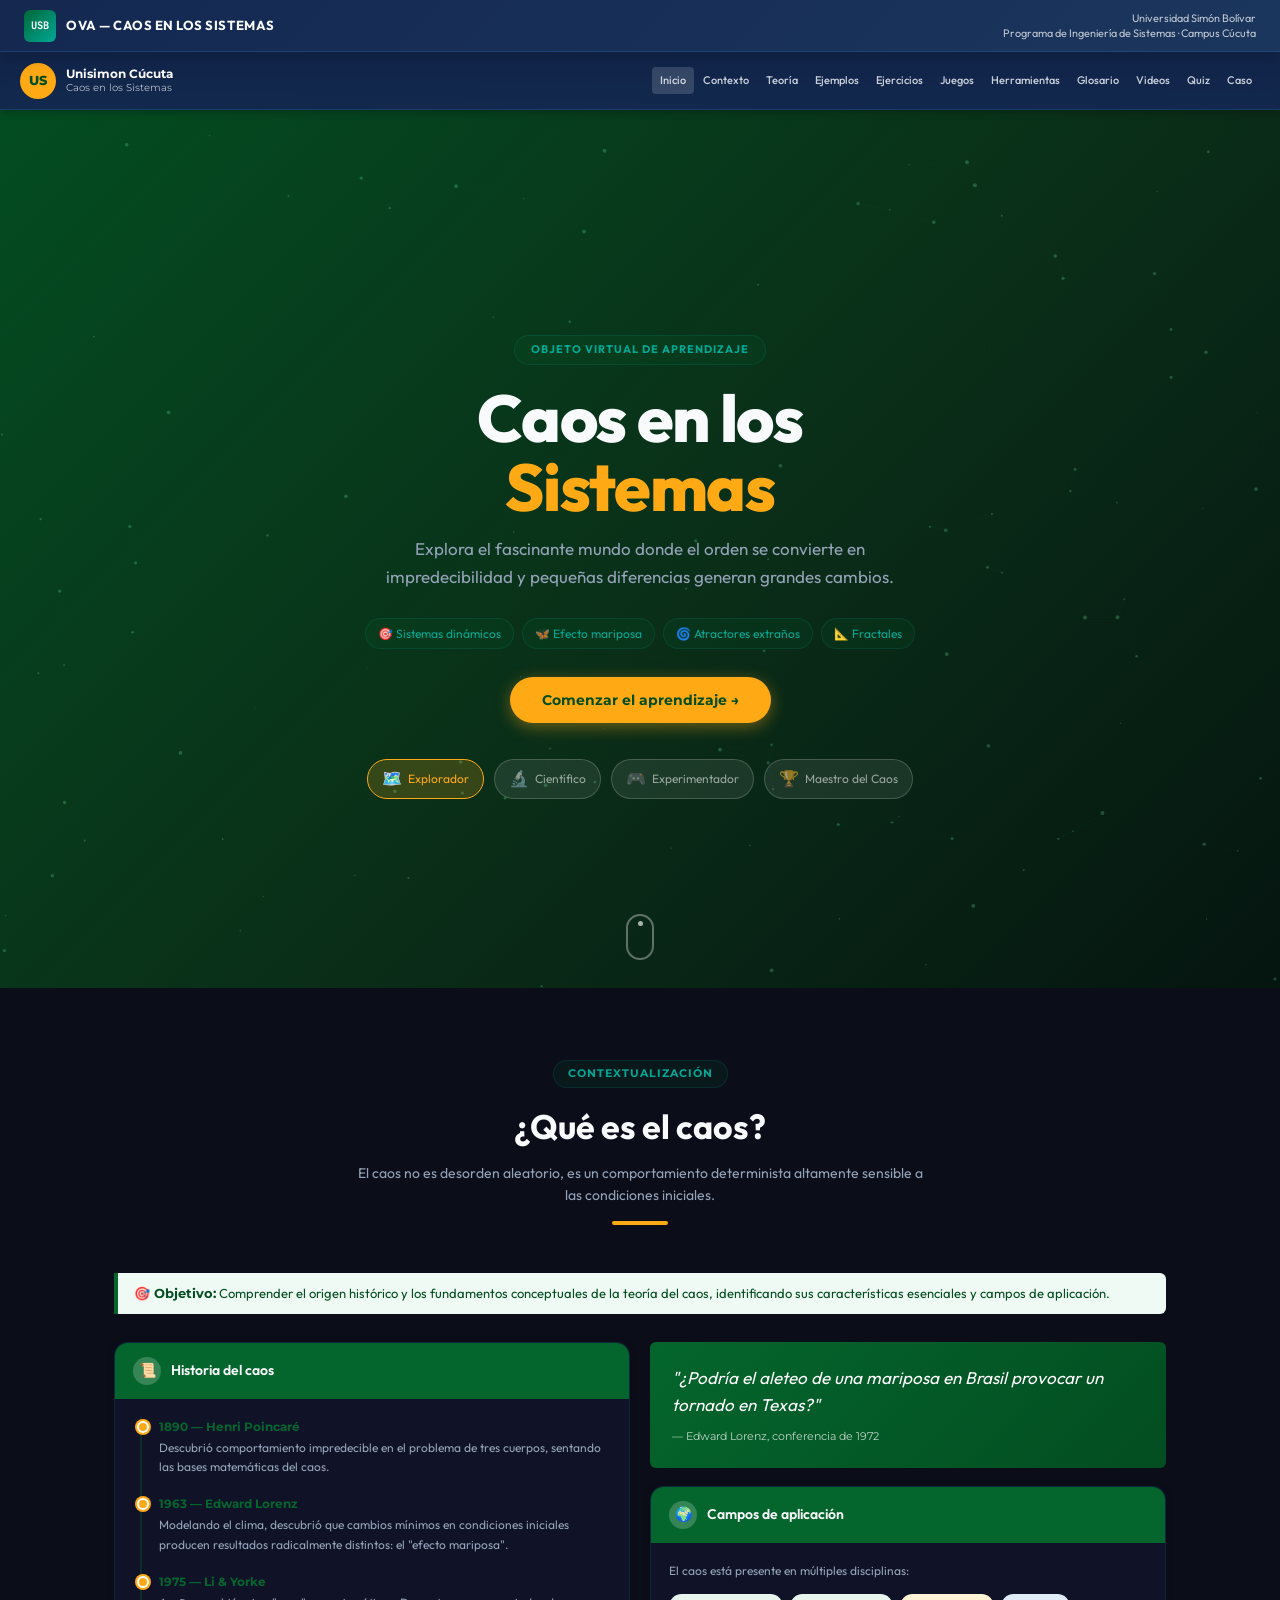
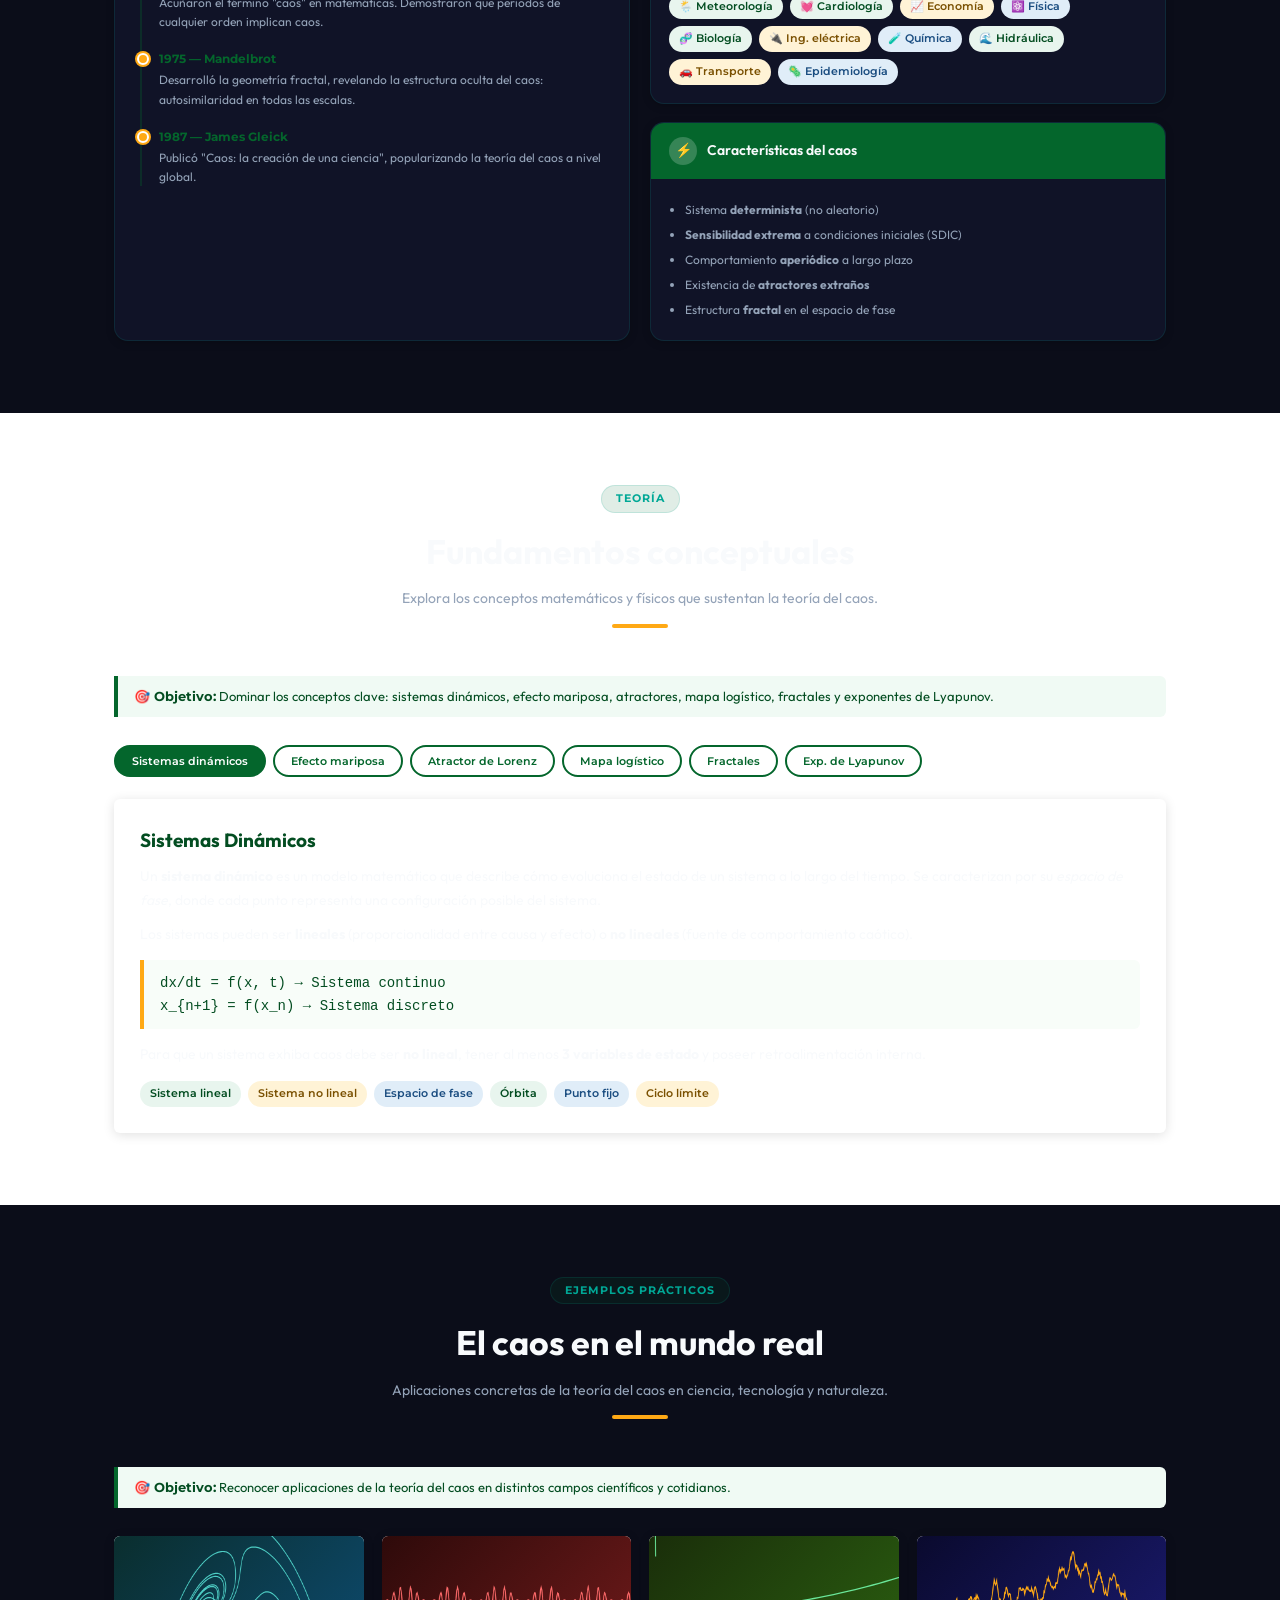
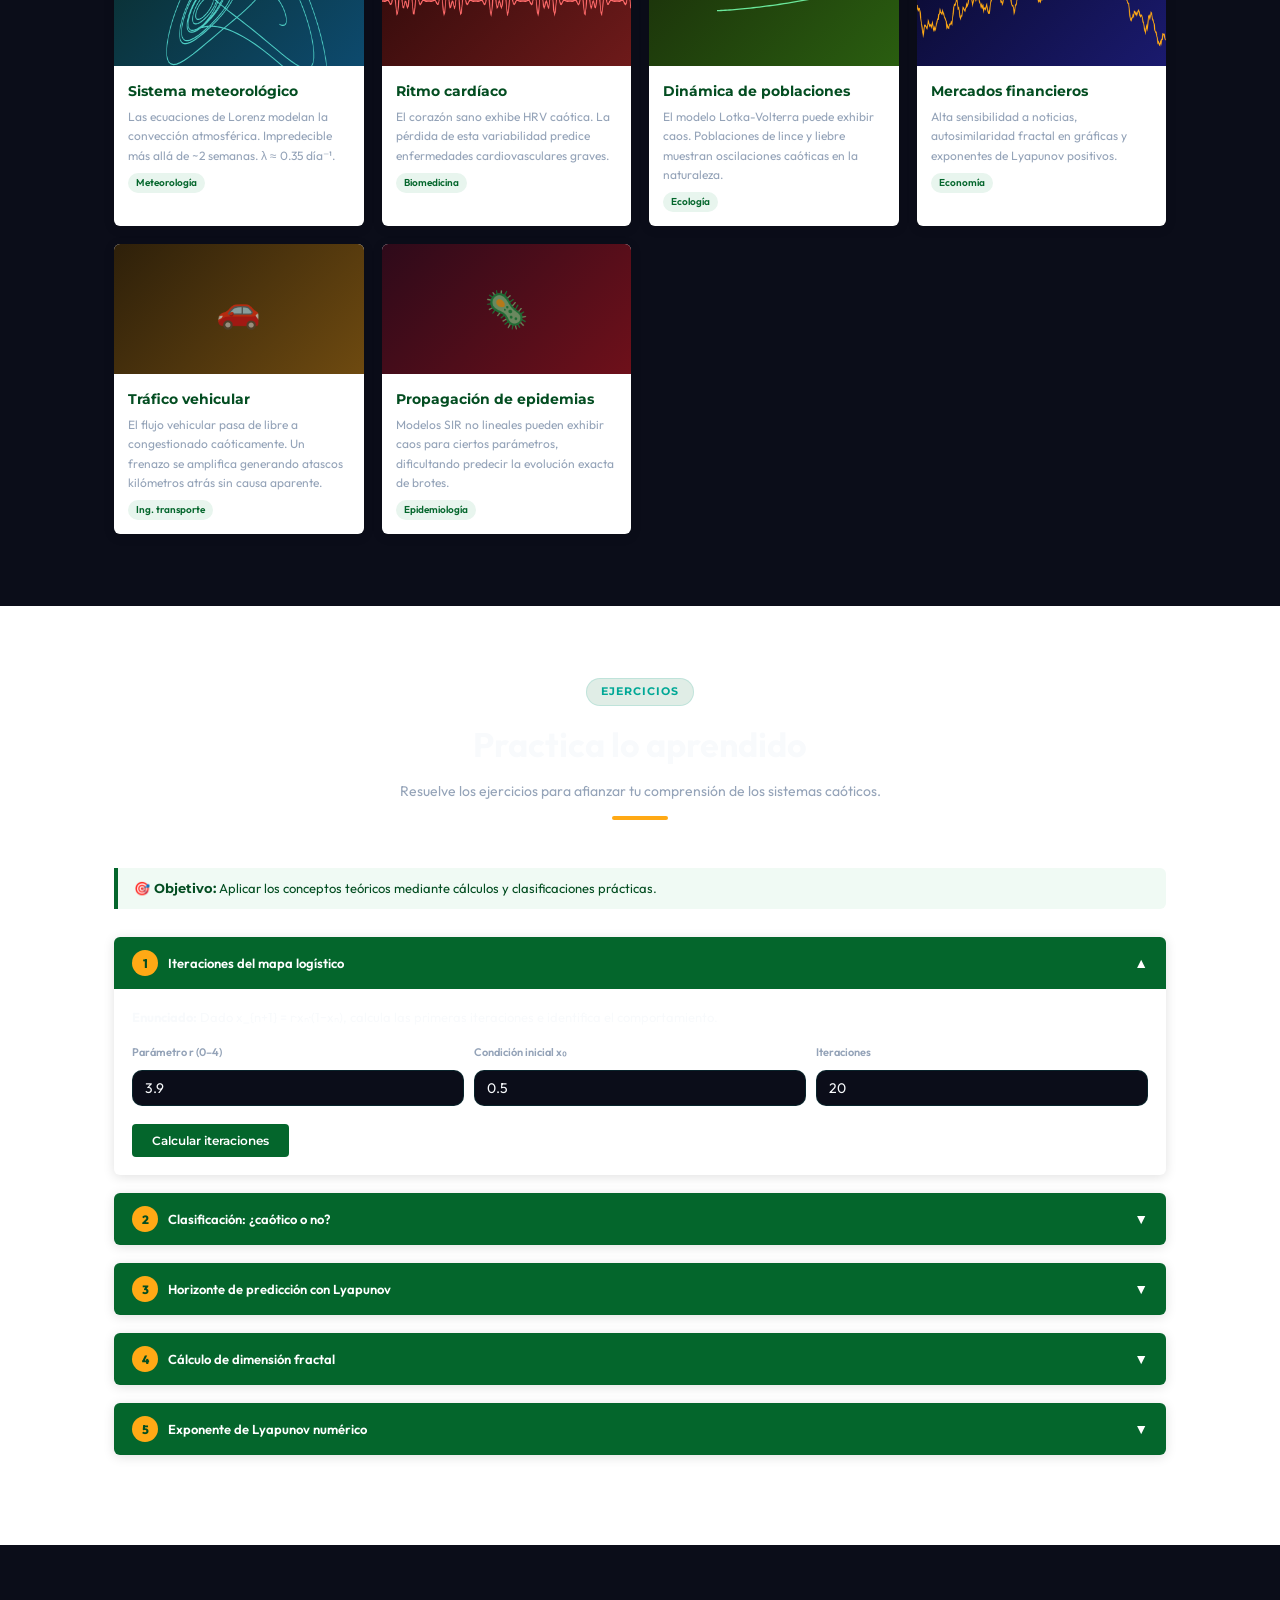
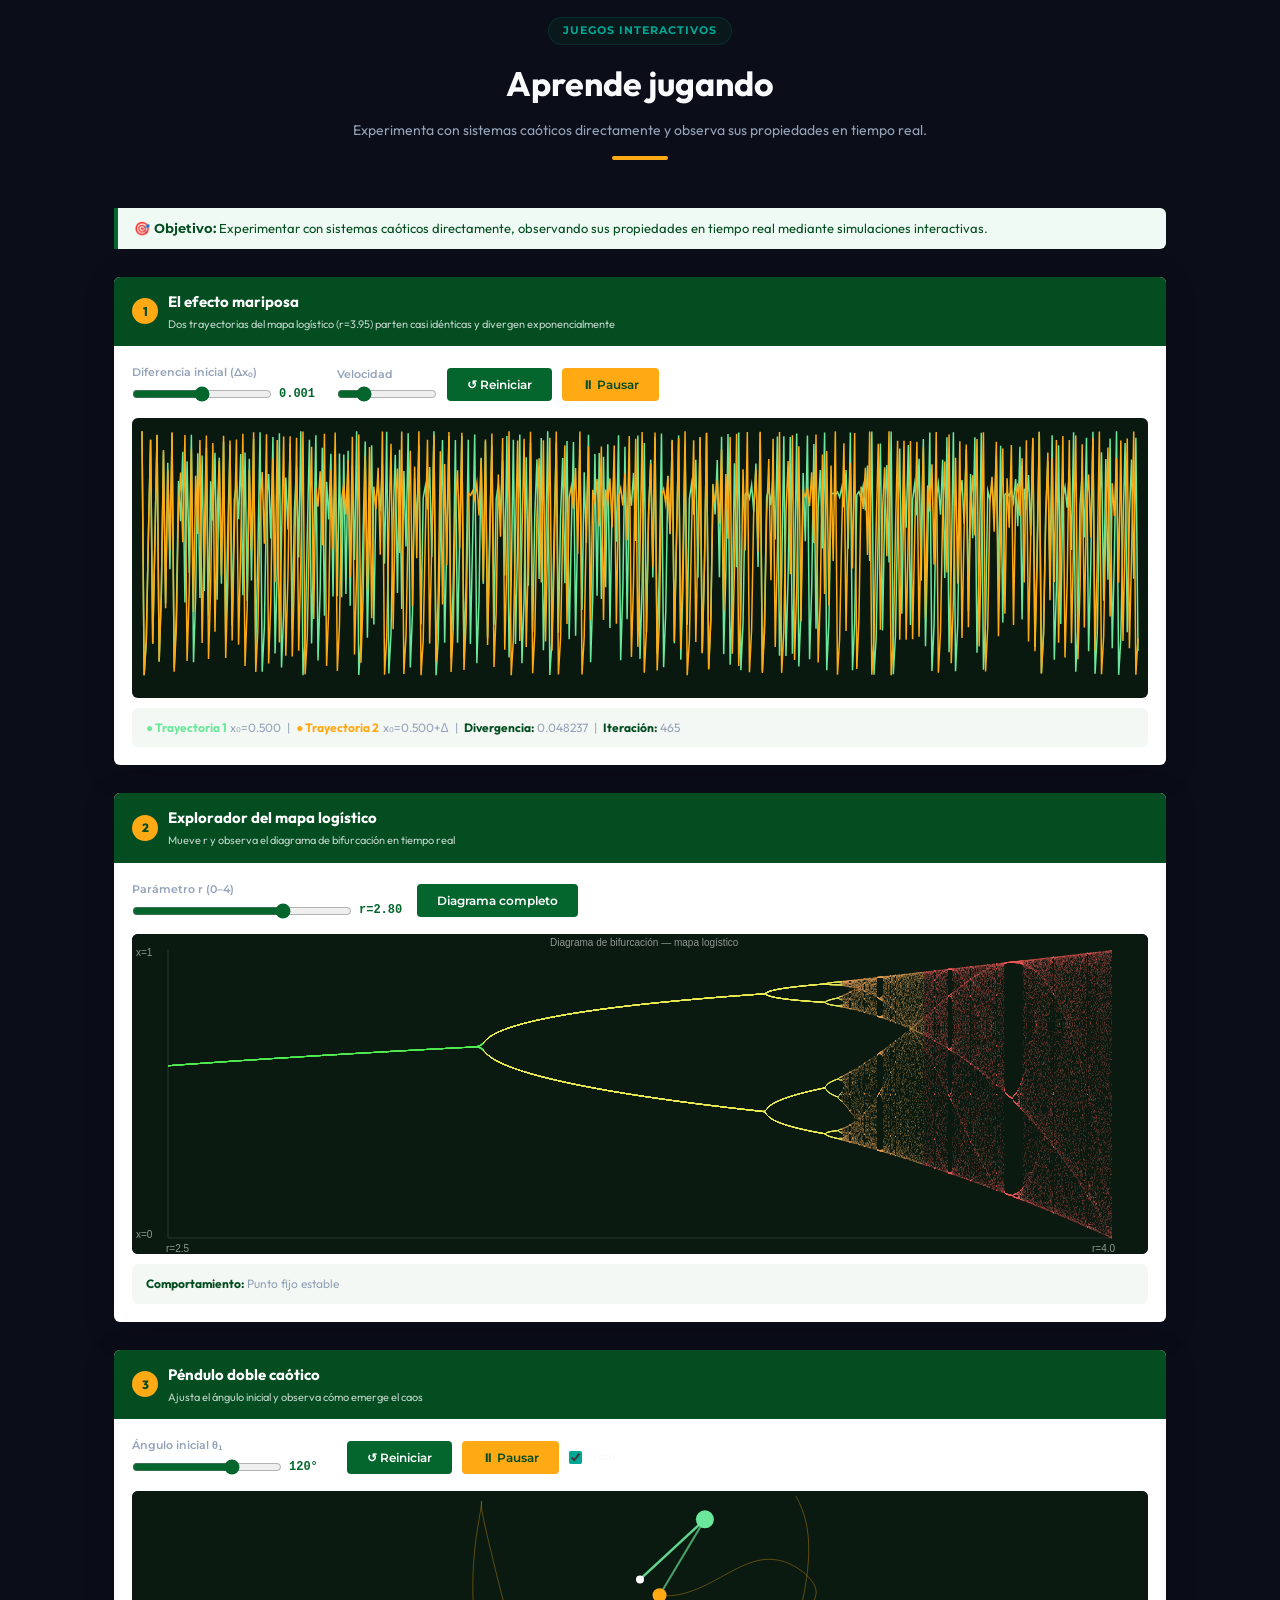
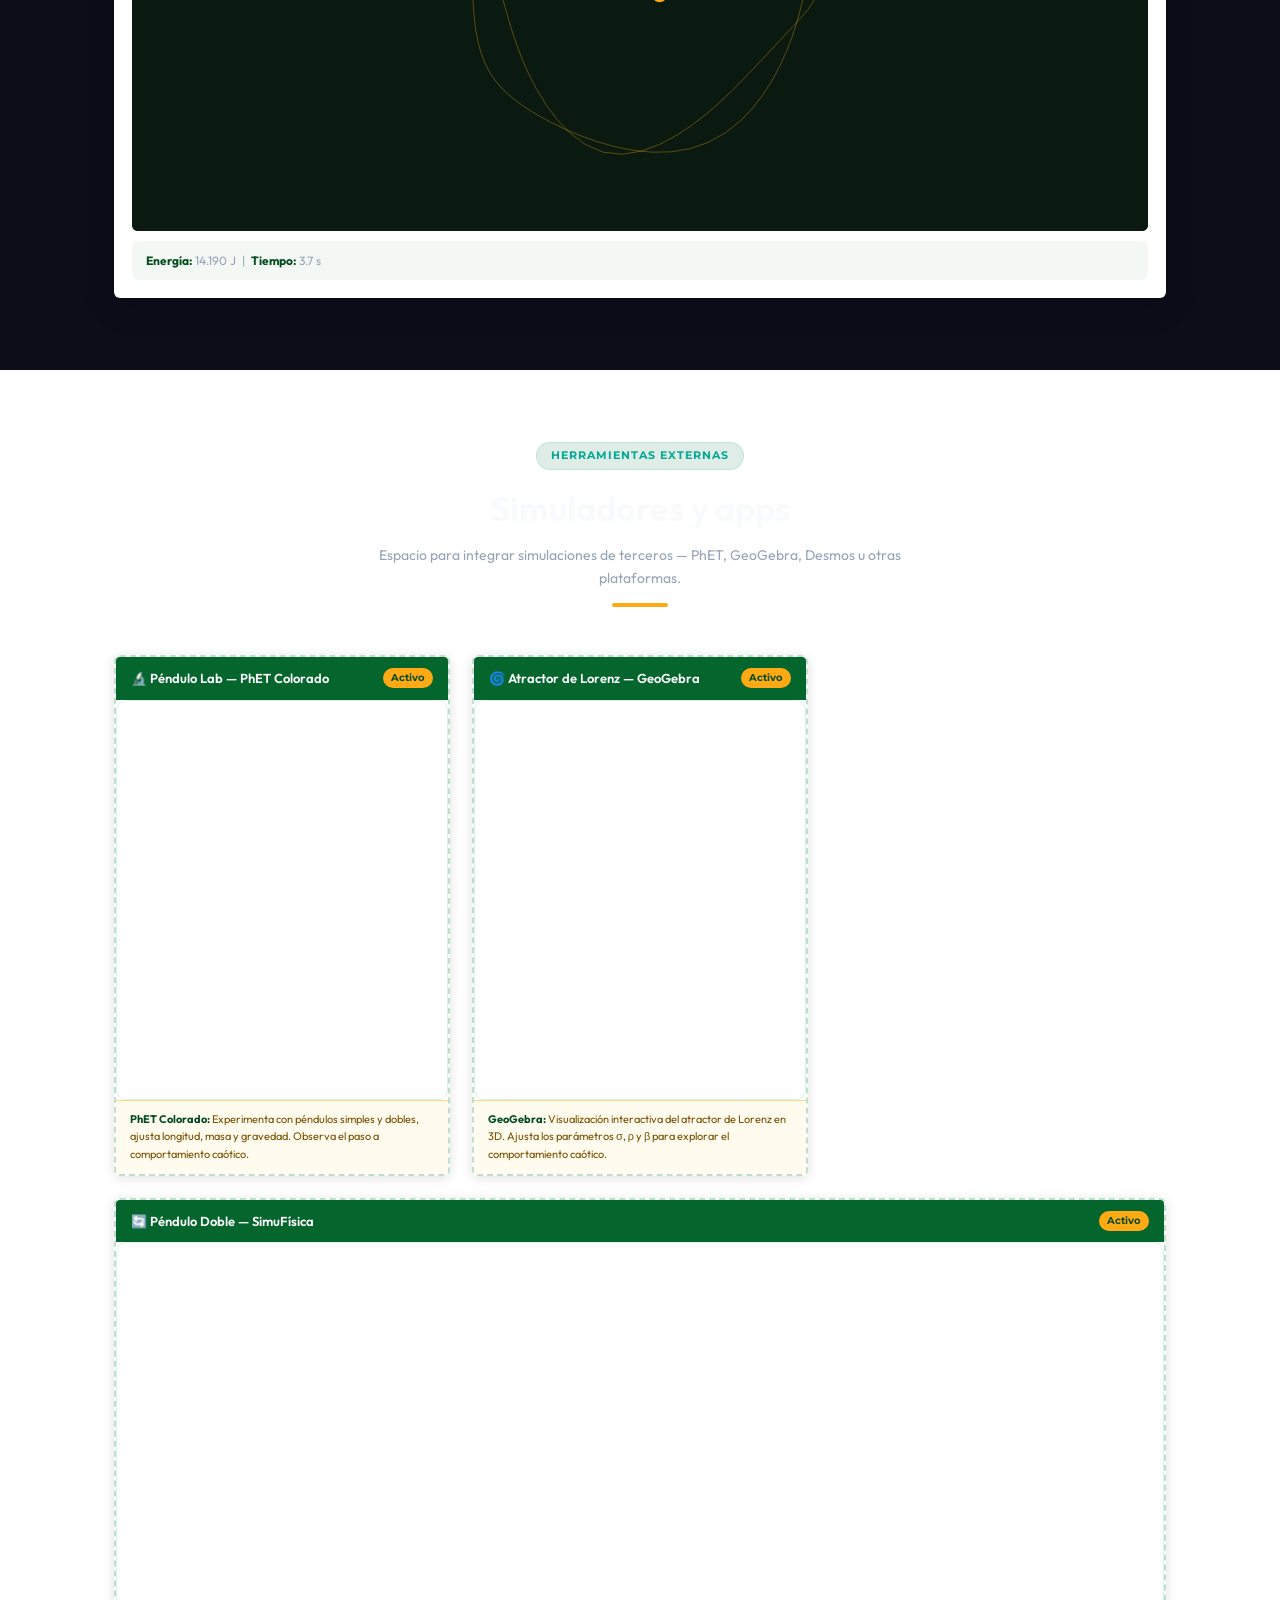
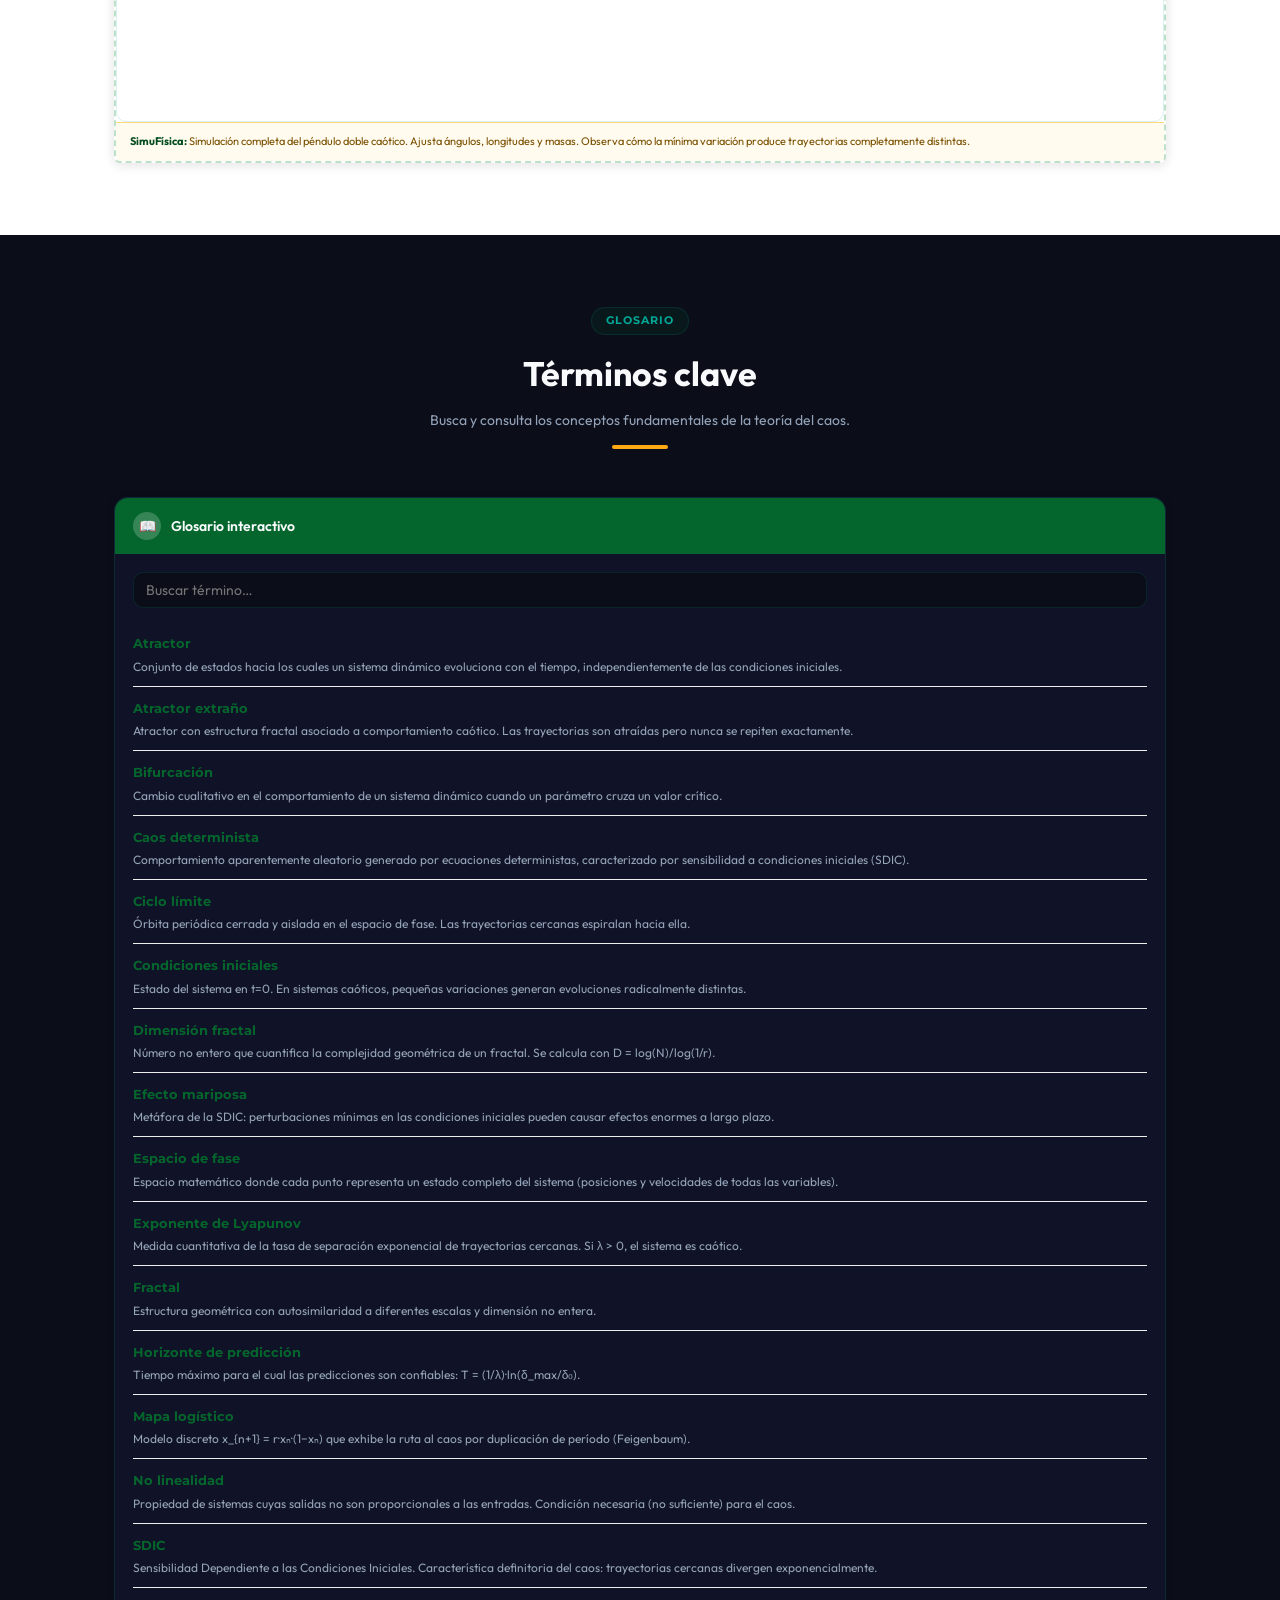
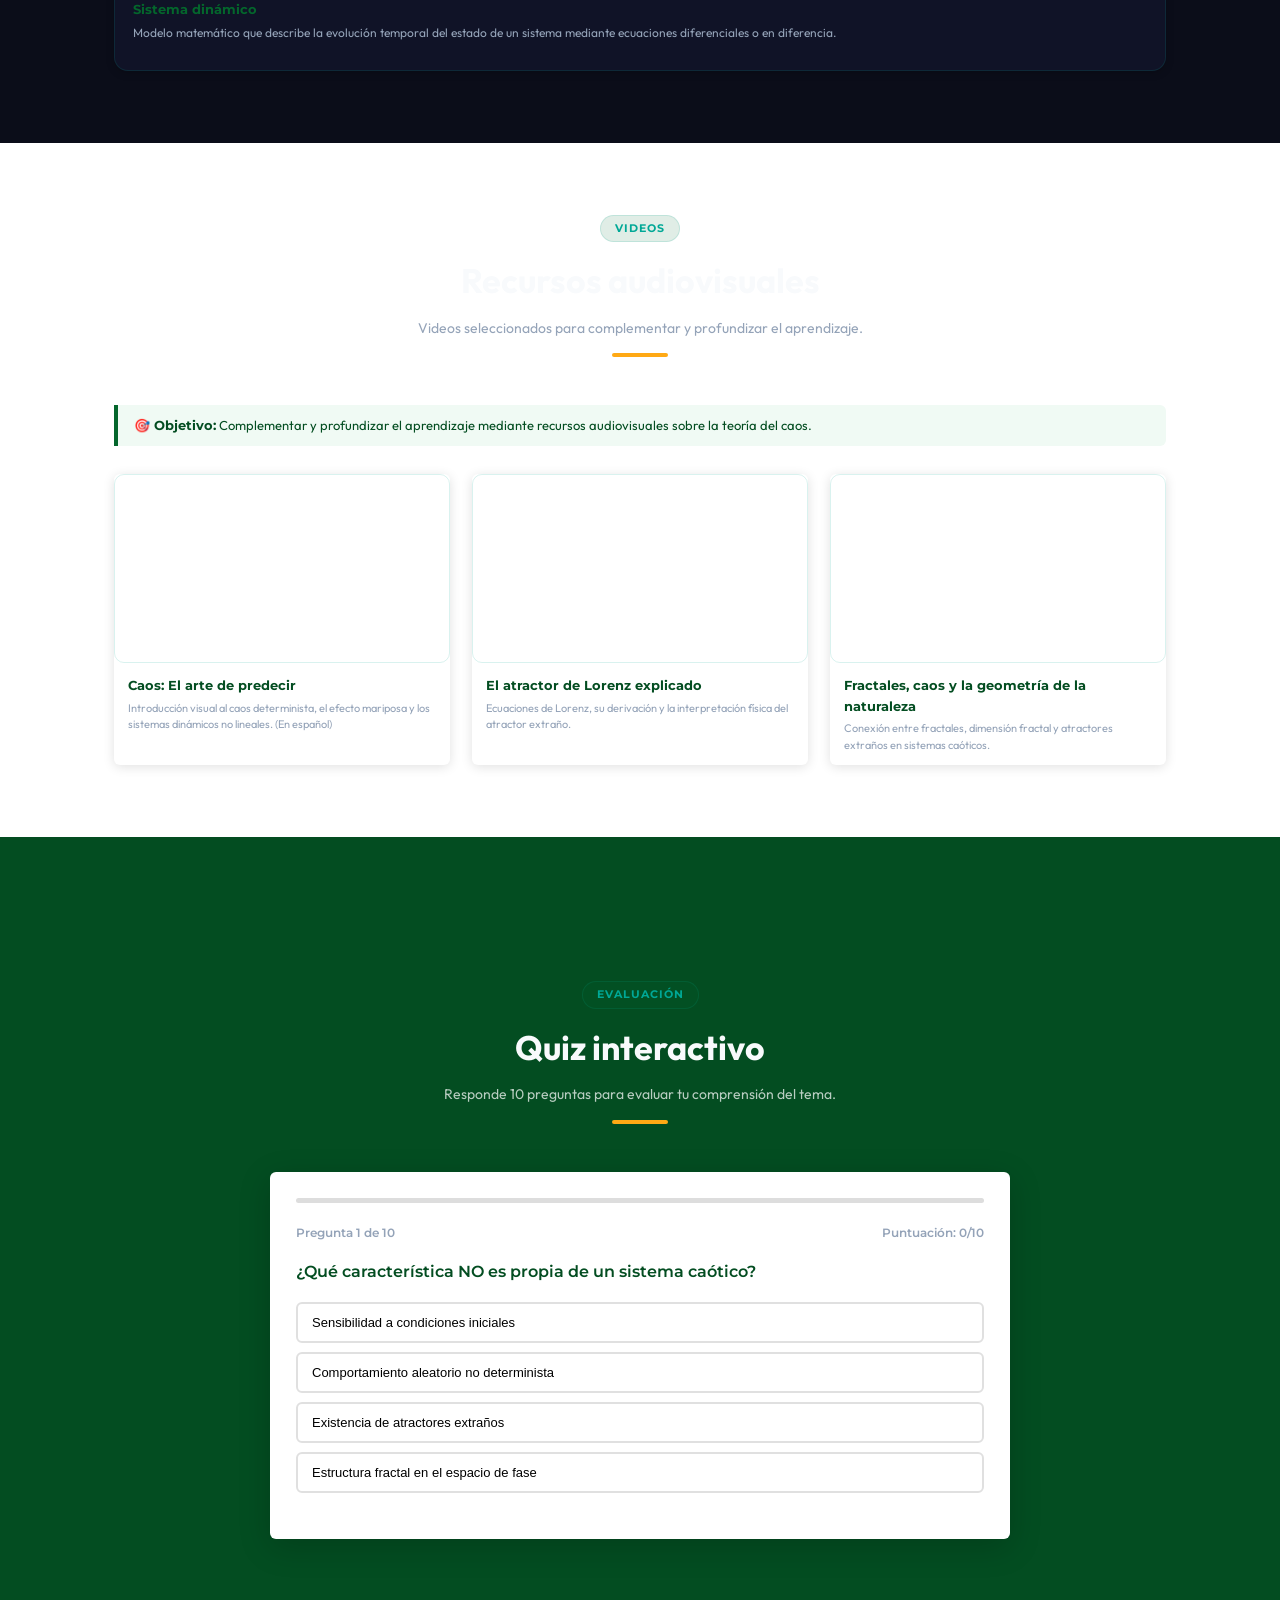
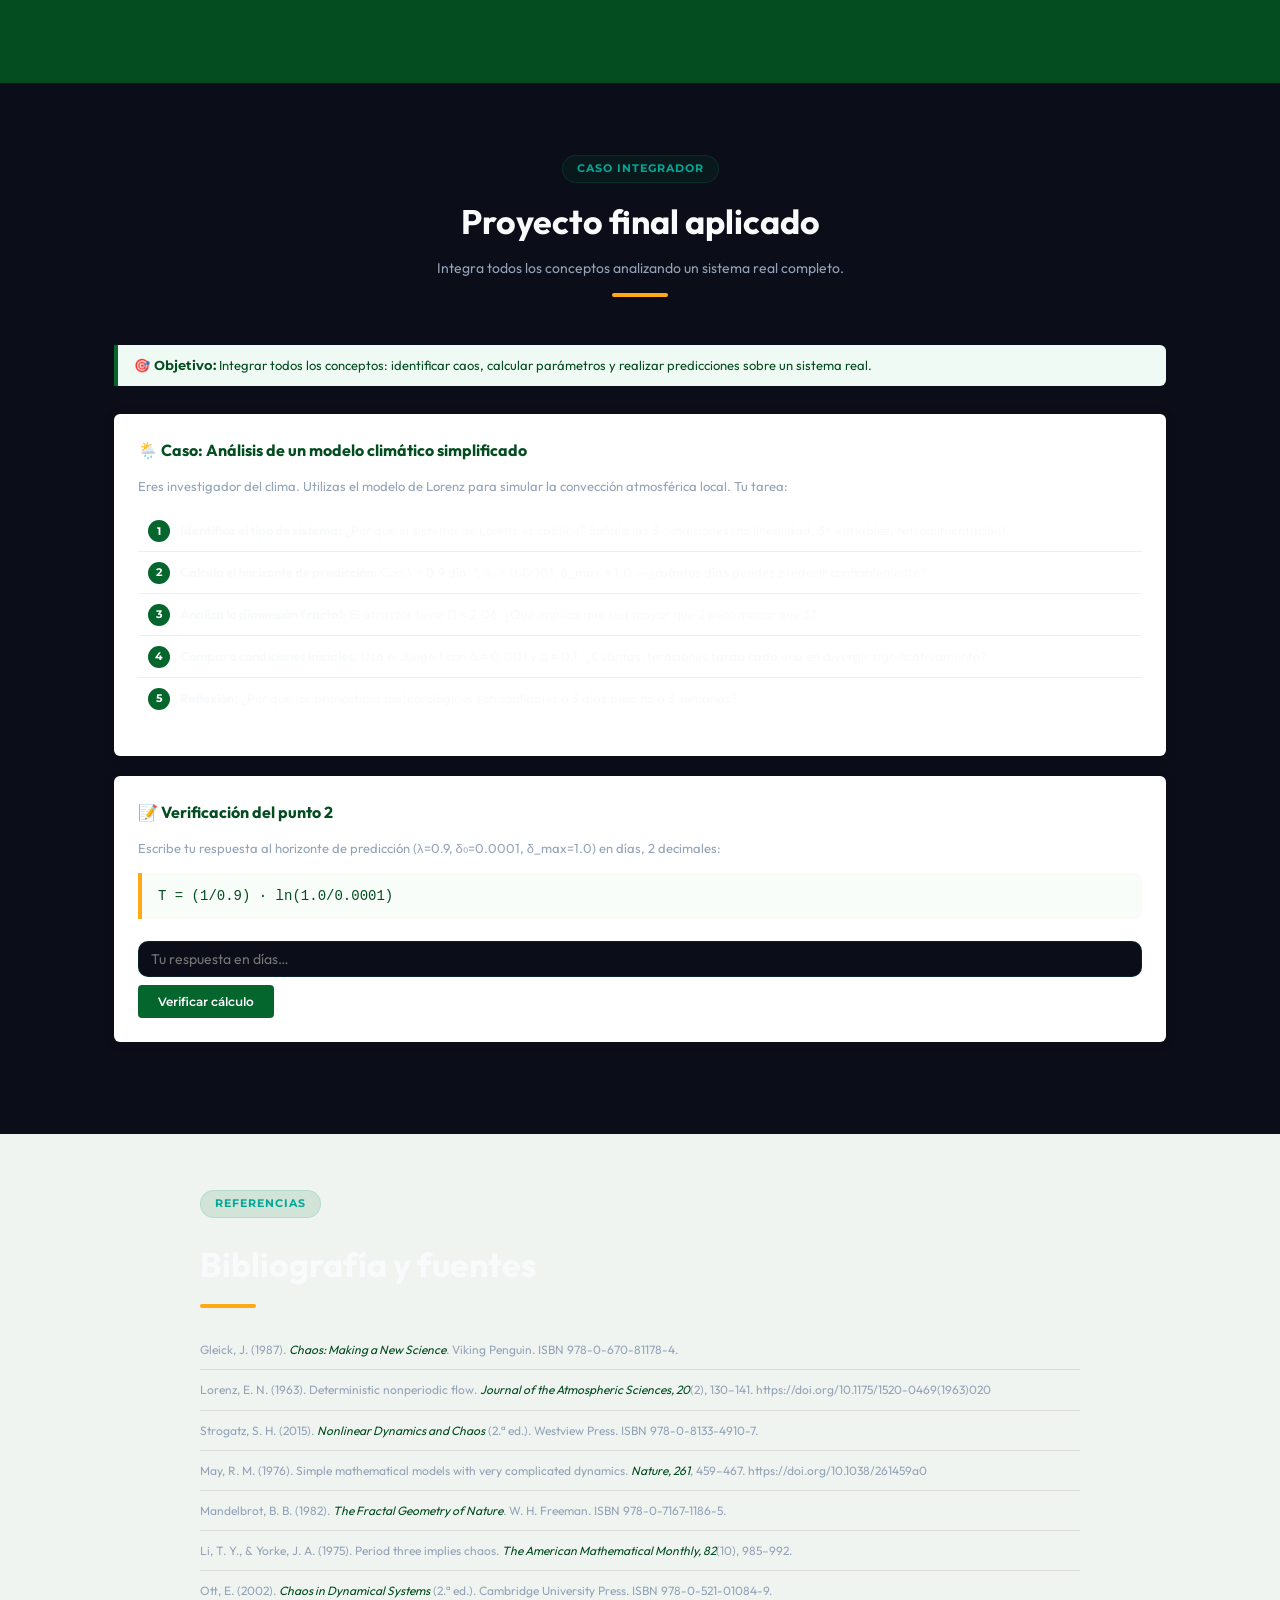
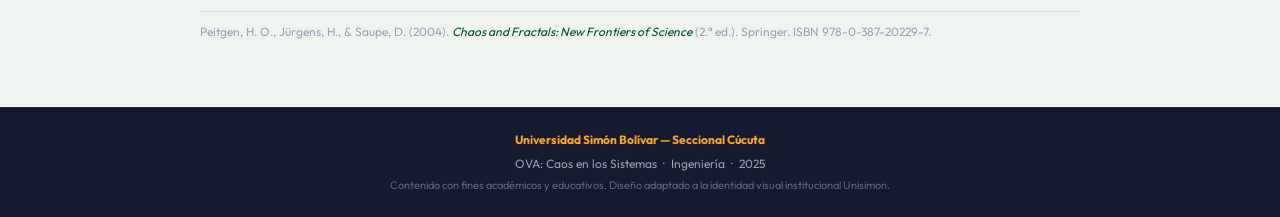
<file: OVAS/OVA-Robinson_Meza/index.html>
<!DOCTYPE html>
<html lang="es" class="tgs-ova-root">
<head>
<meta charset="UTF-8"/>
<meta name="viewport" content="width=device-width, initial-scale=1.0"/>
<title>OVA — Caos en los Sistemas | Unisimon Cúcuta</title>
<link href="https://fonts.googleapis.com/css2?family=Montserrat:wght@400;500;600;700;800&display=swap" rel="stylesheet"/>
  <link rel="stylesheet" href="style.css"/>
  <!-- TGS-DS-USB -->
  <link rel="stylesheet" href="../../shared/tgs-ova-tokens.css">
  <link rel="stylesheet" href="../../shared/tgs-ova-components.css">
  <link rel="stylesheet" href="../../shared/tgs-ova-homologate.css">
  <script src="../../shared/tgs-ova-theme.js" defer></script>
</head>
<body>

<!-- ══════════ NAVBAR ══════════ -->
<nav id="nav">
  <a class="nav-logo" href="#inicio">
    <div class="nav-icon">US</div>
    <div class="nav-txt">Unisimon Cúcuta<small>Caos en los Sistemas</small></div>
  </a>
  <button class="hamburger" onclick="document.getElementById('navlinks').classList.toggle('open')" aria-label="Menú">
    <span></span><span></span><span></span>
  </button>
  <div class="nav-links" id="navlinks">
    <a href="#inicio">Inicio</a>
    <a href="#contexto">Contexto</a>
    <a href="#teoria">Teoría</a>
    <a href="#ejemplos">Ejemplos</a>
    <a href="#ejercicios">Ejercicios</a>
    <a href="#juegos">Juegos</a>
    <a href="#herramientas">Herramientas</a>
    <a href="#glosario">Glosario</a>
    <a href="#videos">Videos</a>
    <a href="#quiz-sec">Quiz</a>
    <a href="#caso">Caso</a>
  </div>
  <div class="nav-progress" id="nav-prog"></div>
</nav>

<!-- ══════════ HERO ══════════ -->
<section id="inicio">
  <canvas id="hero-cv"></canvas>
  <div class="hero-c">
    <div class="hero-badge">Objeto Virtual de Aprendizaje</div>
    <h1 class="hero-title">Caos en los<br><span>Sistemas</span></h1>
    <p class="hero-sub">Explora el fascinante mundo donde el orden se convierte en impredecibilidad y pequeñas diferencias generan grandes cambios.</p>
    <div class="hero-objs">
      <span class="hero-obj">🎯 Sistemas dinámicos</span>
      <span class="hero-obj">🦋 Efecto mariposa</span>
      <span class="hero-obj">🌀 Atractores extraños</span>
      <span class="hero-obj">📐 Fractales</span>
    </div>
    <a href="#contexto" class="hero-cta">Comenzar el aprendizaje →</a>
    <div class="badges-row">
      <div class="badge-item" id="badge-explorer"><span class="bi">🗺️</span> Explorador</div>
      <div class="badge-item" id="badge-scientist"><span class="bi">🔬</span> Científico</div>
      <div class="badge-item" id="badge-gamer"><span class="bi">🎮</span> Experimentador</div>
      <div class="badge-item" id="badge-master"><span class="bi">🏆</span> Maestro del Caos</div>
    </div>
  </div>
  <div class="hero-scroll"><div class="scroll-box"><div class="scroll-dot"></div></div></div>
</section>

<!-- ══════════ CONTEXTUALIZACIÓN ══════════ -->
<div id="contexto" style="background:var(--bg)">
<div class="sec fi">
  <div class="sec-hd">
    <div class="sec-tag">Contextualización</div>
    <h2 class="sec-title">¿Qué es el caos?</h2>
    <p class="sec-desc">El caos no es desorden aleatorio, es un comportamiento determinista altamente sensible a las condiciones iniciales.</p>
    <div class="divider"></div>
  </div>
  <div class="objective"><strong>🎯 Objetivo:</strong> Comprender el origen histórico y los fundamentos conceptuales de la teoría del caos, identificando sus características esenciales y campos de aplicación.</div>
  <div class="ctx-grid">
    <div class="card">
      <div class="card-hd"><div class="ico">📜</div>Historia del caos</div>
      <div class="card-bd">
        <div class="timeline">
          <div class="tl-item"><div class="tl-dot"></div><div class="tl-yr">1890 — Henri Poincaré</div><div class="tl-tx">Descubrió comportamiento impredecible en el problema de tres cuerpos, sentando las bases matemáticas del caos.</div></div>
          <div class="tl-item"><div class="tl-dot"></div><div class="tl-yr">1963 — Edward Lorenz</div><div class="tl-tx">Modelando el clima, descubrió que cambios mínimos en condiciones iniciales producen resultados radicalmente distintos: el "efecto mariposa".</div></div>
          <div class="tl-item"><div class="tl-dot"></div><div class="tl-yr">1975 — Li &amp; Yorke</div><div class="tl-tx">Acuñaron el término "caos" en matemáticas. Demostraron que periodos de cualquier orden implican caos.</div></div>
          <div class="tl-item"><div class="tl-dot"></div><div class="tl-yr">1975 — Mandelbrot</div><div class="tl-tx">Desarrolló la geometría fractal, revelando la estructura oculta del caos: autosimilaridad en todas las escalas.</div></div>
          <div class="tl-item"><div class="tl-dot"></div><div class="tl-yr">1987 — James Gleick</div><div class="tl-tx">Publicó "Caos: la creación de una ciencia", popularizando la teoría del caos a nivel global.</div></div>
        </div>
      </div>
    </div>
    <div style="display:flex;flex-direction:column;gap:18px">
      <div class="ctx-hl">
        <div class="hl-q">"¿Podría el aleteo de una mariposa en Brasil provocar un tornado en Texas?"</div>
        <div class="hl-a">— Edward Lorenz, conferencia de 1972</div>
      </div>
      <div class="card">
        <div class="card-hd"><div class="ico">🌍</div>Campos de aplicación</div>
        <div class="card-bd">
          <p style="font-size:12px;color:var(--muted);margin-bottom:10px">El caos está presente en múltiples disciplinas:</p>
          <div class="pills">
            <span class="pill">🌦️ Meteorología</span><span class="pill">💓 Cardiología</span>
            <span class="pill go">📈 Economía</span><span class="pill bl">⚛️ Física</span>
            <span class="pill">🧬 Biología</span><span class="pill go">🔌 Ing. eléctrica</span>
            <span class="pill bl">🧪 Química</span><span class="pill">🌊 Hidráulica</span>
            <span class="pill go">🚗 Transporte</span><span class="pill bl">🦠 Epidemiología</span>
          </div>
        </div>
      </div>
      <div class="card">
        <div class="card-hd"><div class="ico">⚡</div>Características del caos</div>
        <div class="card-bd">
          <ul style="font-size:12px;color:var(--muted);padding-left:16px;line-height:2.1">
            <li>Sistema <strong>determinista</strong> (no aleatorio)</li>
            <li><strong>Sensibilidad extrema</strong> a condiciones iniciales (SDIC)</li>
            <li>Comportamiento <strong>aperiódico</strong> a largo plazo</li>
            <li>Existencia de <strong>atractores extraños</strong></li>
            <li>Estructura <strong>fractal</strong> en el espacio de fase</li>
          </ul>
        </div>
      </div>
    </div>
  </div>
</div>
</div>

<!-- ══════════ TEORÍA ══════════ -->
<div id="teoria" style="background:#fff">
<div class="sec fi">
  <div class="sec-hd">
    <div class="sec-tag">Teoría</div>
    <h2 class="sec-title">Fundamentos conceptuales</h2>
    <p class="sec-desc">Explora los conceptos matemáticos y físicos que sustentan la teoría del caos.</p>
    <div class="divider"></div>
  </div>
  <div class="objective"><strong>🎯 Objetivo:</strong> Dominar los conceptos clave: sistemas dinámicos, efecto mariposa, atractores, mapa logístico, fractales y exponentes de Lyapunov.</div>
  <div class="tabs">
    <button class="tab-btn active" onclick="showTab('t1',this)">Sistemas dinámicos</button>
    <button class="tab-btn" onclick="showTab('t2',this)">Efecto mariposa</button>
    <button class="tab-btn" onclick="showTab('t3',this)">Atractor de Lorenz</button>
    <button class="tab-btn" onclick="showTab('t4',this)">Mapa logístico</button>
    <button class="tab-btn" onclick="showTab('t5',this)">Fractales</button>
    <button class="tab-btn" onclick="showTab('t6',this)">Exp. de Lyapunov</button>
  </div>
  <div id="t1" class="tab-c active"><div class="th-card">
    <h3>Sistemas Dinámicos</h3>
    <p>Un <strong>sistema dinámico</strong> es un modelo matemático que describe cómo evoluciona el estado de un sistema a lo largo del tiempo. Se caracterizan por su <em>espacio de fase</em>, donde cada punto representa una configuración posible del sistema.</p>
    <p>Los sistemas pueden ser <strong>lineales</strong> (proporcionalidad entre causa y efecto) o <strong>no lineales</strong> (fuente de comportamiento caótico).</p>
    <div class="formula">dx/dt = f(x, t)  →  Sistema continuo<br>x_{n+1} = f(x_n) →  Sistema discreto</div>
    <p>Para que un sistema exhiba caos debe ser <strong>no lineal</strong>, tener al menos <strong>3 variables de estado</strong> y poseer retroalimentación interna.</p>
    <div class="pills"><span class="pill">Sistema lineal</span><span class="pill go">Sistema no lineal</span><span class="pill bl">Espacio de fase</span><span class="pill">Órbita</span><span class="pill bl">Punto fijo</span><span class="pill go">Ciclo límite</span></div>
  </div></div>
  <div id="t2" class="tab-c"><div class="th-card">
    <h3>Efecto Mariposa (SDIC)</h3>
    <p>La <strong>Sensibilidad Dependiente a las Condiciones Iniciales (SDIC)</strong> establece que dos trayectorias que parten de condiciones iniciales infinitesimalmente cercanas divergen exponencialmente, haciendo imposible la predicción a largo plazo.</p>
    <div class="formula">|δZ(t)| ≈ e^(λt) · |δZ₀|</div>
    <p>Lorenz descubrió esto en 1961 al redondear 0.506127 a 0.506 —diferencia de 1 en 10 000— generando resultados completamente distintos.</p>
    <div class="pills"><span class="pill go">λ &gt; 0 → Caótico</span><span class="pill">λ = 0 → Límite</span><span class="pill bl">λ &lt; 0 → Estable</span></div>
  </div></div>
  <div id="t3" class="tab-c"><div class="th-card">
    <h3>Atractor de Lorenz</h3>
    <p>Propuesto en 1963 para modelar la convección atmosférica. Las trayectorias giran alrededor de dos "alas" sin repetirse jamás, formando una estructura fractal (D ≈ 2.06).</p>
    <div class="formula">dx/dt = σ(y − x)<br>dy/dt = x(ρ − z) − y<br>dz/dt = xy − βz</div>
    <p>Parámetros clásicos: <strong>σ=10, ρ=28, β=8/3</strong></p>
    <canvas id="lorenz-cv"></canvas>
    <p style="margin-top:8px;font-size:11px;color:var(--muted);text-align:center">Atractor de Lorenz en tiempo real</p>
  </div></div>
  <div id="t4" class="tab-c"><div class="th-card">
    <h3>Mapa Logístico</h3>
    <p>Modelo de crecimiento poblacional con recursos limitados. A pesar de su simplicidad, exhibe la ruta completa al caos por duplicación de período (Feigenbaum).</p>
    <div class="formula">x_{n+1} = r · x_n · (1 − x_n)</div>
    <ul style="font-size:13px;color:var(--muted);padding-left:16px;line-height:2;margin:12px 0">
      <li><strong>r &lt; 1:</strong> Extinción</li><li><strong>1 ≤ r ≤ 3:</strong> Punto fijo estable</li>
      <li><strong>3 &lt; r ≤ 3.57:</strong> Bifurcaciones (ciclos 2, 4, 8…)</li><li><strong>r &gt; 3.57:</strong> Caos</li>
    </ul>
    <div class="pills"><span class="pill">r=2.5 → fijo</span><span class="pill go">r=3.2 → ciclo-2</span><span class="pill">r=3.5 → ciclo-4</span><span class="pill bl">r=3.9 → caos</span></div>
  </div></div>
  <div id="t5" class="tab-c"><div class="th-card">
    <h3>Fractales</h3>
    <p>Estructuras con <strong>autosimilaridad</strong> a diferentes escalas y dimensión no entera. Son la "firma visual" del caos en el espacio de fase.</p>
    <div class="formula">D = log(N) / log(1/r)</div>
    <ul style="font-size:13px;color:var(--muted);padding-left:16px;line-height:2;margin:10px 0">
      <li>Conjunto de Cantor: D ≈ 0.631</li><li>Copo de Koch: D ≈ 1.261</li>
      <li>Mandelbrot: D = 2</li><li>Atractor de Lorenz: D ≈ 2.06</li>
    </ul>
    <div class="pills"><span class="pill">Autosimilaridad</span><span class="pill go">Dimensión no entera</span><span class="pill bl">Mandelbrot</span><span class="pill">Julia sets</span></div>
  </div></div>
  <div id="t6" class="tab-c"><div class="th-card">
    <h3>Exponente de Lyapunov</h3>
    <p>Cuantifica la tasa de separación exponencial de trayectorias cercanas. Es la medida matemática del caos.</p>
    <div class="formula">λ = lim_{t→∞} (1/t) · ln|δx(t)/δx(0)|</div>
    <p>Para el mapa logístico: <code style="background:#f4f8f4;padding:2px 6px;border-radius:4px;font-size:13px">λ = (1/N)·Σ ln|r(1−2xₙ)|</code></p>
    <p style="margin-top:10px"><strong>Horizonte de predicción:</strong></p>
    <div class="formula">T = (1/λ) · ln(δ_max / δ₀)</div>
    <div class="pills"><span class="pill go">λ &gt; 0 → Caos</span><span class="pill bl">λ = 0 → Bifurcación</span><span class="pill">λ &lt; 0 → Estable</span></div>
  </div></div>
</div>
</div>

<!-- ══════════ EJEMPLOS ══════════ -->
<div id="ejemplos" style="background:var(--bg)">
<div class="sec fi">
  <div class="sec-hd">
    <div class="sec-tag">Ejemplos prácticos</div>
    <h2 class="sec-title">El caos en el mundo real</h2>
    <p class="sec-desc">Aplicaciones concretas de la teoría del caos en ciencia, tecnología y naturaleza.</p>
    <div class="divider"></div>
  </div>
  <div class="objective"><strong>🎯 Objetivo:</strong> Reconocer aplicaciones de la teoría del caos en distintos campos científicos y cotidianos.</div>
  <div class="ex-grid">
    <div class="ex-card">
      <div class="ex-img" style="background:linear-gradient(135deg,#0a2e2e,#0d4a6e)"><canvas id="cv-weather" width="400" height="130"></canvas></div>
      <div class="ex-bd"><div class="ex-title">Sistema meteorológico</div><div class="ex-text">Las ecuaciones de Lorenz modelan la convección atmosférica. Impredecible más allá de ~2 semanas. λ ≈ 0.35 día⁻¹.</div><span class="ex-tag">Meteorología</span></div>
    </div>
    <div class="ex-card">
      <div class="ex-img" style="background:linear-gradient(135deg,#2e0a0a,#6e1a1a)"><canvas id="cv-heart" width="400" height="130"></canvas></div>
      <div class="ex-bd"><div class="ex-title">Ritmo cardíaco</div><div class="ex-text">El corazón sano exhibe HRV caótica. La pérdida de esta variabilidad predice enfermedades cardiovasculares graves.</div><span class="ex-tag">Biomedicina</span></div>
    </div>
    <div class="ex-card">
      <div class="ex-img" style="background:linear-gradient(135deg,#1a2e0a,#2a5e10)"><canvas id="cv-pop" width="400" height="130"></canvas></div>
      <div class="ex-bd"><div class="ex-title">Dinámica de poblaciones</div><div class="ex-text">El modelo Lotka-Volterra puede exhibir caos. Poblaciones de lince y liebre muestran oscilaciones caóticas en la naturaleza.</div><span class="ex-tag">Ecología</span></div>
    </div>
    <div class="ex-card">
      <div class="ex-img" style="background:linear-gradient(135deg,#0a0a2e,#1a1a6e)"><canvas id="cv-mkt" width="400" height="130"></canvas></div>
      <div class="ex-bd"><div class="ex-title">Mercados financieros</div><div class="ex-text">Alta sensibilidad a noticias, autosimilaridad fractal en gráficas y exponentes de Lyapunov positivos.</div><span class="ex-tag">Economía</span></div>
    </div>
    <div class="ex-card">
      <div class="ex-img" style="background:linear-gradient(135deg,#2e200a,#6e4a10)"><div class="ex-icon">🚗</div></div>
      <div class="ex-bd"><div class="ex-title">Tráfico vehicular</div><div class="ex-text">El flujo vehicular pasa de libre a congestionado caóticamente. Un frenazo se amplifica generando atascos kilómetros atrás sin causa aparente.</div><span class="ex-tag">Ing. transporte</span></div>
    </div>
    <div class="ex-card">
      <div class="ex-img" style="background:linear-gradient(135deg,#2e0a1a,#6e101a)"><div class="ex-icon">🦠</div></div>
      <div class="ex-bd"><div class="ex-title">Propagación de epidemias</div><div class="ex-text">Modelos SIR no lineales pueden exhibir caos para ciertos parámetros, dificultando predecir la evolución exacta de brotes.</div><span class="ex-tag">Epidemiología</span></div>
    </div>
  </div>
</div>
</div>

<!-- ══════════ EJERCICIOS ══════════ -->
<div id="ejercicios" style="background:#fff">
<div class="sec fi">
  <div class="sec-hd">
    <div class="sec-tag">Ejercicios</div>
    <h2 class="sec-title">Practica lo aprendido</h2>
    <p class="sec-desc">Resuelve los ejercicios para afianzar tu comprensión de los sistemas caóticos.</p>
    <div class="divider"></div>
  </div>
  <div class="objective"><strong>🎯 Objetivo:</strong> Aplicar los conceptos teóricos mediante cálculos y clasificaciones prácticas.</div>

  <!-- EJ 1 -->
  <div class="exercise open">
    <div class="ex-hd" onclick="toggleEx(this)">
      <h4><div class="ex-num">1</div>Iteraciones del mapa logístico</h4><span>▲</span>
    </div>
    <div class="ex-body">
      <p style="font-size:13px;margin-bottom:12px"><strong>Enunciado:</strong> Dado x_{n+1} = r·xₙ·(1−xₙ), calcula las primeras iteraciones e identifica el comportamiento.</p>
      <div style="display:grid;grid-template-columns:1fr 1fr 1fr;gap:10px;margin-bottom:10px">
        <div><label style="font-size:11px;font-weight:600;color:var(--muted)">Parámetro r (0–4)</label><input type="number" id="e1r" class="ex-input" step="0.01" min="0" max="4" value="3.9"/></div>
        <div><label style="font-size:11px;font-weight:600;color:var(--muted)">Condición inicial x₀</label><input type="number" id="e1x0" class="ex-input" step="0.001" min="0" max="1" value="0.5"/></div>
        <div><label style="font-size:11px;font-weight:600;color:var(--muted)">Iteraciones</label><input type="number" id="e1n" class="ex-input" min="5" max="100" value="20"/></div>
      </div>
      <button class="btn btn-g" onclick="calcEx1()">Calcular iteraciones</button>
      <div class="log-out" id="e1-out"></div>
      <canvas id="e1-cv" height="160" style="width:100%;border-radius:var(--r);background:#f8fdf9;margin-top:10px;display:none"></canvas>
      <div class="ex-result" id="e1-res"></div>
    </div>
  </div>

  <!-- EJ 2 -->
  <div class="exercise">
    <div class="ex-hd" onclick="toggleEx(this)">
      <h4><div class="ex-num">2</div>Clasificación: ¿caótico o no?</h4><span>▼</span>
    </div>
    <div class="ex-body">
      <p style="font-size:13px;margin-bottom:14px"><strong>Instrucciones:</strong> Identifica si cada sistema exhibe comportamiento caótico.</p>
      <div id="classify-wrap">
        <div class="classify-row"><p>Sistema A: Péndulo simple de pequeñas oscilaciones</p>
          <div style="display:flex;gap:8px;flex-wrap:wrap">
            <button class="btn btn-g" style="font-size:11px;padding:7px 14px" onclick="classify('A',false)">❌ No caótico</button>
            <button class="btn btn-go" style="font-size:11px;padding:7px 14px" onclick="classify('A',true)">🌀 Caótico</button>
          </div><div class="classify-fb" id="fb-A"></div>
        </div>
        <div class="classify-row"><p>Sistema B: Péndulo doble con gran amplitud</p>
          <div style="display:flex;gap:8px;flex-wrap:wrap">
            <button class="btn btn-g" style="font-size:11px;padding:7px 14px" onclick="classify('B',false)">❌ No caótico</button>
            <button class="btn btn-go" style="font-size:11px;padding:7px 14px" onclick="classify('B',true)">🌀 Caótico</button>
          </div><div class="classify-fb" id="fb-B"></div>
        </div>
        <div class="classify-row"><p>Sistema C: Crecimiento exponencial sin restricciones</p>
          <div style="display:flex;gap:8px;flex-wrap:wrap">
            <button class="btn btn-g" style="font-size:11px;padding:7px 14px" onclick="classify('C',false)">❌ No caótico</button>
            <button class="btn btn-go" style="font-size:11px;padding:7px 14px" onclick="classify('C',true)">🌀 Caótico</button>
          </div><div class="classify-fb" id="fb-C"></div>
        </div>
        <div class="classify-row"><p>Sistema D: Circuito eléctrico de Chua</p>
          <div style="display:flex;gap:8px;flex-wrap:wrap">
            <button class="btn btn-g" style="font-size:11px;padding:7px 14px" onclick="classify('D',false)">❌ No caótico</button>
            <button class="btn btn-go" style="font-size:11px;padding:7px 14px" onclick="classify('D',true)">🌀 Caótico</button>
          </div><div class="classify-fb" id="fb-D"></div>
        </div>
        <div class="classify-row"><p>Sistema E: Flujo laminar en tubería a baja velocidad</p>
          <div style="display:flex;gap:8px;flex-wrap:wrap">
            <button class="btn btn-g" style="font-size:11px;padding:7px 14px" onclick="classify('E',false)">❌ No caótico</button>
            <button class="btn btn-go" style="font-size:11px;padding:7px 14px" onclick="classify('E',true)">🌀 Caótico</button>
          </div><div class="classify-fb" id="fb-E"></div>
        </div>
      </div>
    </div>
  </div>

  <!-- EJ 3 -->
  <div class="exercise">
    <div class="ex-hd" onclick="toggleEx(this)">
      <h4><div class="ex-num">3</div>Horizonte de predicción con Lyapunov</h4><span>▼</span>
    </div>
    <div class="ex-body">
      <p style="font-size:13px;margin-bottom:10px"><strong>Problema:</strong> λ = 0.35 día⁻¹, δ₀ = 0.001, δ_max = 0.5. ¿Cuál es el horizonte T en días?</p>
      <div class="formula">T = (1/λ) · ln(δ_max / δ₀)</div>
      <input type="number" id="e3-ans" class="ex-input" placeholder="Tu respuesta en días…" step="0.01"/>
      <button class="btn btn-g" onclick="checkEx3()">Verificar respuesta</button>
      <div class="ex-result" id="e3-res"></div>
    </div>
  </div>

  <!-- EJ 4 -->
  <div class="exercise">
    <div class="ex-hd" onclick="toggleEx(this)">
      <h4><div class="ex-num">4</div>Cálculo de dimensión fractal</h4><span>▼</span>
    </div>
    <div class="ex-body">
      <p style="font-size:13px;margin-bottom:10px"><strong>Problema:</strong> El copo de Koch se construye reemplazando el tercio central de cada segmento por dos lados de triángulo equilátero: N = 4 copias, r = 1/3. Calcula D con 3 decimales.</p>
      <div class="formula">D = log(N) / log(1/r) = log(4) / log(3)</div>
      <input type="number" id="e4-ans" class="ex-input" placeholder="D = ?" step="0.001"/>
      <button class="btn btn-g" onclick="checkEx4()">Verificar respuesta</button>
      <div class="ex-result" id="e4-res"></div>
    </div>
  </div>

  <!-- EJ 5 -->
  <div class="exercise">
    <div class="ex-hd" onclick="toggleEx(this)">
      <h4><div class="ex-num">5</div>Exponente de Lyapunov numérico</h4><span>▼</span>
    </div>
    <div class="ex-body">
      <p style="font-size:13px;margin-bottom:10px"><strong>Instrucción:</strong> Ingresa r y el número de iteraciones para calcular λ numéricamente. Experimenta con r = 2.5, 3.2 y 3.9.</p>
      <div class="formula">λ = (1/N) · Σ ln|r · (1 − 2·xₙ)|</div>
      <div style="display:grid;grid-template-columns:1fr 1fr;gap:10px;margin-bottom:10px">
        <div><label style="font-size:11px;font-weight:600;color:var(--muted)">Parámetro r (0–4)</label><input type="number" id="e5r" class="ex-input" step="0.01" min="0" max="4" value="3.9"/></div>
        <div><label style="font-size:11px;font-weight:600;color:var(--muted)">Iteraciones (100–10000)</label><input type="number" id="e5n" class="ex-input" min="100" max="10000" value="1000"/></div>
      </div>
      <button class="btn btn-g" onclick="calcEx5()">Calcular exponente</button>
      <div class="log-out" id="e5-out"></div>
    </div>
  </div>
</div>
</div>

<!-- ══════════ JUEGOS ══════════ -->
<div id="juegos" style="background:var(--bg)">
<div class="sec fi">
  <div class="sec-hd">
    <div class="sec-tag">Juegos interactivos</div>
    <h2 class="sec-title">Aprende jugando</h2>
    <p class="sec-desc">Experimenta con sistemas caóticos directamente y observa sus propiedades en tiempo real.</p>
    <div class="divider"></div>
  </div>
  <div class="objective"><strong>🎯 Objetivo:</strong> Experimentar con sistemas caóticos directamente, observando sus propiedades en tiempo real mediante simulaciones interactivas.</div>
  <div class="games-grid">

    <!-- JUEGO 1: Efecto mariposa con mapa logístico -->
    <div class="game-wrap">
      <div class="game-bar">
        <div class="game-n">1</div>
        <div><h3>El efecto mariposa</h3><p>Dos trayectorias del mapa logístico (r=3.95) parten casi idénticas y divergen exponencialmente</p></div>
      </div>
      <div class="game-area">
        <div class="g-controls">
          <div class="ctrl-grp">
            <div class="ctrl-lbl">Diferencia inicial (Δx₀)</div>
            <div class="ctrl-row">
              <input type="range" id="g1-delta" min="-5" max="-1" step="0.5" value="-3" style="width:140px" oninput="g1UpdateDelta()"/>
              <span class="ctrl-val" id="g1-delta-val">0.001</span>
            </div>
          </div>
          <div class="ctrl-grp">
            <div class="ctrl-lbl">Velocidad</div>
            <div class="ctrl-row"><input type="range" id="g1-speed" min="1" max="10" value="3" style="width:100px"/></div>
          </div>
          <button class="btn btn-g" onclick="g1Reset()">↺ Reiniciar</button>
          <button class="btn btn-go" id="g1-pause-btn" onclick="g1Toggle()">⏸ Pausar</button>
        </div>
        <canvas id="butterfly-cv" class="game-cv"></canvas>
        <div class="game-info">
          <strong style="color:#6be89b">● Trayectoria 1</strong> x₀=0.500 &nbsp;|&nbsp;
          <strong style="color:#ffa915">● Trayectoria 2</strong> x₀=0.500+Δ &nbsp;|&nbsp;
          <strong>Divergencia:</strong> <span id="g1-div">0.000000</span> &nbsp;|&nbsp;
          <strong>Iteración:</strong> <span id="g1-iter">0</span>
        </div>
      </div>
    </div>

    <!-- JUEGO 2: Bifurcación -->
    <div class="game-wrap">
      <div class="game-bar">
        <div class="game-n">2</div>
        <div><h3>Explorador del mapa logístico</h3><p>Mueve r y observa el diagrama de bifurcación en tiempo real</p></div>
      </div>
      <div class="game-area">
        <div class="g-controls">
          <div class="ctrl-grp">
            <div class="ctrl-lbl">Parámetro r (0–4)</div>
            <div class="ctrl-row">
              <input type="range" id="g2-r" min="0" max="400" value="280" style="width:220px" oninput="g2Update()"/>
              <span class="ctrl-val" id="g2-r-val">r=2.80</span>
            </div>
          </div>
          <button class="btn btn-g" onclick="g2DrawFull()">Diagrama completo</button>
        </div>
        <canvas id="bifurcation-cv" class="game-cv"></canvas>
        <div class="game-info"><strong>Comportamiento:</strong> <span id="g2-behavior">Punto fijo estable</span></div>
      </div>
    </div>

    <!-- JUEGO 3: Péndulo doble -->
    <div class="game-wrap">
      <div class="game-bar">
        <div class="game-n">3</div>
        <div><h3>Péndulo doble caótico</h3><p>Ajusta el ángulo inicial y observa cómo emerge el caos</p></div>
      </div>
      <div class="game-area">
        <div class="g-controls">
          <div class="ctrl-grp">
            <div class="ctrl-lbl">Ángulo inicial θ₁</div>
            <div class="ctrl-row">
              <input type="range" id="g3-angle" min="10" max="170" value="120" style="width:150px" oninput="g3UpdateAngle()"/>
              <span class="ctrl-val" id="g3-angle-val">120°</span>
            </div>
          </div>
          <button class="btn btn-g" onclick="g3Reset()">↺ Reiniciar</button>
          <button class="btn btn-go" id="g3-pause-btn" onclick="g3Toggle()">⏸ Pausar</button>
          <label style="font-size:11px;display:flex;align-items:center;gap:5px;cursor:pointer">
            <input type="checkbox" id="g3-trace" checked/> Traza
          </label>
        </div>
        <canvas id="pendulum-cv" class="game-cv"></canvas>
        <div class="game-info">
          <strong>Energía:</strong> <span id="g3-energy">—</span> &nbsp;|&nbsp;
          <strong>Tiempo:</strong> <span id="g3-time">0.0 s</span>
        </div>
      </div>
    </div>

  </div>
</div>
</div>

<!-- ══════════ HERRAMIENTAS EXTERNAS ══════════ -->
<div id="herramientas" style="background:#fff">
<div class="sec fi">
  <div class="sec-hd">
    <div class="sec-tag">Herramientas externas</div>
    <h2 class="sec-title">Simuladores y apps</h2>
    <p class="sec-desc">Espacio para integrar simulaciones de terceros — PhET, GeoGebra, Desmos u otras plataformas.</p>
    <div class="divider"></div>
  </div>
  <div class="embed-grid">
    <!-- SIMULADOR 1: PhET Péndulo -->
    <div class="embed-slot">
      <div class="embed-bar">
        <h4>🔬 Péndulo Lab — PhET Colorado</h4>
        <span class="embed-badge">Activo</span>
      </div>
      <div class="embed-body">
        <iframe
          src="https://phet.colorado.edu/sims/html/pendulum-lab/1.0.15/pendulum-lab_es.html"
          allowfullscreen
          allow="fullscreen"
          loading="lazy"
          title="PhET Péndulo Lab">
        </iframe>
      </div>
      <div class="embed-note"><strong>PhET Colorado:</strong> Experimenta con péndulos simples y dobles, ajusta longitud, masa y gravedad. Observa el paso a comportamiento caótico.</div>
    </div>

    <!-- SIMULADOR 2: GeoGebra Lorenz -->
    <div class="embed-slot">
      <div class="embed-bar">
        <h4>🌀 Atractor de Lorenz — GeoGebra</h4>
        <span class="embed-badge">Activo</span>
      </div>
      <div class="embed-body">
        <iframe
          src="https://www.geogebra.org/material/iframe/id/JGGV5b5A/width/600/height/400/border/888888/sfsb/true/smb/false/stb/false/stbh/false/ai/false/asb/false/sri/false/rc/false/ld/false/sdz/true/ctl/false"
          allowfullscreen
          allow="fullscreen"
          loading="lazy"
          title="GeoGebra Lorenz">
        </iframe>
      </div>
      <div class="embed-note"><strong>GeoGebra:</strong> Visualización interactiva del atractor de Lorenz en 3D. Ajusta los parámetros σ, ρ y β para explorar el comportamiento caótico.</div>
    </div>

    <!-- SIMULADOR 3: Péndulo doble SimuFísica — ancho completo -->
    <div class="embed-slot" style="grid-column:1/-1">
      <div class="embed-bar">
        <h4>🔄 Péndulo Doble — SimuFísica</h4>
        <span class="embed-badge">Activo</span>
      </div>
      <div class="embed-body" style="min-height:480px">
        <iframe
          src="https://simufisica.com/es/pendulo-doble/?modo=ppt&Lx=500&Ly=450"
          allowfullscreen
          allow="fullscreen"
          loading="lazy"
          style="height:480px"
          title="SimuFísica Péndulo Doble">
        </iframe>
      </div>
      <div class="embed-note"><strong>SimuFísica:</strong> Simulación completa del péndulo doble caótico. Ajusta ángulos, longitudes y masas. Observa cómo la mínima variación produce trayectorias completamente distintas.</div>
    </div>
  </div>
</div>
</div>

<!-- ══════════ GLOSARIO ══════════ -->
<div id="glosario" style="background:var(--bg)">
<div class="sec fi">
  <div class="sec-hd">
    <div class="sec-tag">Glosario</div>
    <h2 class="sec-title">Términos clave</h2>
    <p class="sec-desc">Busca y consulta los conceptos fundamentales de la teoría del caos.</p>
    <div class="divider"></div>
  </div>
  <div class="card">
    <div class="card-hd"><div class="ico">📖</div>Glosario interactivo</div>
    <div class="card-bd">
      <input type="text" class="gloss-search" id="gloss-input" placeholder="Buscar término…" oninput="filterGloss()" />
      <div id="gloss-list">
        <div class="gloss-item"><strong>Atractor</strong><p>Conjunto de estados hacia los cuales un sistema dinámico evoluciona con el tiempo, independientemente de las condiciones iniciales.</p></div>
        <div class="gloss-item"><strong>Atractor extraño</strong><p>Atractor con estructura fractal asociado a comportamiento caótico. Las trayectorias son atraídas pero nunca se repiten exactamente.</p></div>
        <div class="gloss-item"><strong>Bifurcación</strong><p>Cambio cualitativo en el comportamiento de un sistema dinámico cuando un parámetro cruza un valor crítico.</p></div>
        <div class="gloss-item"><strong>Caos determinista</strong><p>Comportamiento aparentemente aleatorio generado por ecuaciones deterministas, caracterizado por sensibilidad a condiciones iniciales (SDIC).</p></div>
        <div class="gloss-item"><strong>Ciclo límite</strong><p>Órbita periódica cerrada y aislada en el espacio de fase. Las trayectorias cercanas espiralan hacia ella.</p></div>
        <div class="gloss-item"><strong>Condiciones iniciales</strong><p>Estado del sistema en t=0. En sistemas caóticos, pequeñas variaciones generan evoluciones radicalmente distintas.</p></div>
        <div class="gloss-item"><strong>Dimensión fractal</strong><p>Número no entero que cuantifica la complejidad geométrica de un fractal. Se calcula con D = log(N)/log(1/r).</p></div>
        <div class="gloss-item"><strong>Efecto mariposa</strong><p>Metáfora de la SDIC: perturbaciones mínimas en las condiciones iniciales pueden causar efectos enormes a largo plazo.</p></div>
        <div class="gloss-item"><strong>Espacio de fase</strong><p>Espacio matemático donde cada punto representa un estado completo del sistema (posiciones y velocidades de todas las variables).</p></div>
        <div class="gloss-item"><strong>Exponente de Lyapunov</strong><p>Medida cuantitativa de la tasa de separación exponencial de trayectorias cercanas. Si λ &gt; 0, el sistema es caótico.</p></div>
        <div class="gloss-item"><strong>Fractal</strong><p>Estructura geométrica con autosimilaridad a diferentes escalas y dimensión no entera.</p></div>
        <div class="gloss-item"><strong>Horizonte de predicción</strong><p>Tiempo máximo para el cual las predicciones son confiables: T = (1/λ)·ln(δ_max/δ₀).</p></div>
        <div class="gloss-item"><strong>Mapa logístico</strong><p>Modelo discreto x_{n+1} = r·xₙ·(1−xₙ) que exhibe la ruta al caos por duplicación de período (Feigenbaum).</p></div>
        <div class="gloss-item"><strong>No linealidad</strong><p>Propiedad de sistemas cuyas salidas no son proporcionales a las entradas. Condición necesaria (no suficiente) para el caos.</p></div>
        <div class="gloss-item"><strong>SDIC</strong><p>Sensibilidad Dependiente a las Condiciones Iniciales. Característica definitoria del caos: trayectorias cercanas divergen exponencialmente.</p></div>
        <div class="gloss-item"><strong>Sistema dinámico</strong><p>Modelo matemático que describe la evolución temporal del estado de un sistema mediante ecuaciones diferenciales o en diferencia.</p></div>
      </div>
    </div>
  </div>
</div>
</div>

<!-- ══════════ VIDEOS ══════════ -->
<div id="videos" style="background:#fff">
<div class="sec fi">
  <div class="sec-hd">
    <div class="sec-tag">Videos</div>
    <h2 class="sec-title">Recursos audiovisuales</h2>
    <p class="sec-desc">Videos seleccionados para complementar y profundizar el aprendizaje.</p>
    <div class="divider"></div>
  </div>
  <div class="objective"><strong>🎯 Objetivo:</strong> Complementar y profundizar el aprendizaje mediante recursos audiovisuales sobre la teoría del caos.</div>
  <div class="vid-grid">
    <div class="vid-card">
      <div class="vid-embed"><iframe src="https://www.youtube.com/embed/fDek6cYijxI" title="Caos" allowfullscreen loading="lazy"></iframe></div>
      <div class="vid-info"><div class="vid-title">Caos: El arte de predecir</div><div class="vid-desc">Introducción visual al caos determinista, el efecto mariposa y los sistemas dinámicos no lineales. (En español)</div></div>
    </div>
    <div class="vid-card">
      <div class="vid-embed"><iframe src="https://www.youtube.com/embed/ovJcsL7vyrk" title="Lorenz" allowfullscreen loading="lazy"></iframe></div>
      <div class="vid-info"><div class="vid-title">El atractor de Lorenz explicado</div><div class="vid-desc">Ecuaciones de Lorenz, su derivación y la interpretación física del atractor extraño.</div></div>
    </div>
    <div class="vid-card">
      <div class="vid-embed"><iframe src="https://www.youtube.com/embed/ETrYE4MdoLQ" title="Fractales" allowfullscreen loading="lazy"></iframe></div>
      <div class="vid-info"><div class="vid-title">Fractales, caos y la geometría de la naturaleza</div><div class="vid-desc">Conexión entre fractales, dimensión fractal y atractores extraños en sistemas caóticos.</div></div>
    </div>
  </div>
</div>
</div>

<!-- ══════════ QUIZ ══════════ -->
<div id="quiz-sec">
<div style="padding:72px 24px">
<div class="quiz-wrap fi">
  <div class="sec-hd quiz-hd">
    <div class="sec-tag">Evaluación</div>
    <h2 class="sec-title">Quiz interactivo</h2>
    <p class="sec-desc">Responde 10 preguntas para evaluar tu comprensión del tema.</p>
    <div class="divider"></div>
  </div>
  <div class="qcard">
    <div class="q-prog-bar"><div class="q-prog-fill" id="q-prog"></div></div>
    <div class="q-meta"><span>Pregunta <span id="q-num">1</span> de 10</span><span>Puntuación: <span id="q-score">0</span>/10</span></div>
    <div class="q-text" id="q-text"></div>
    <div class="q-opts" id="q-opts"></div>
    <div class="q-fb" id="q-fb"></div>
    <div class="q-nav"><button class="btn btn-go" id="q-next" onclick="nextQ()" style="display:none">Siguiente →</button></div>
    <div class="q-result" id="q-result">
      <div class="q-stars" id="q-stars"></div>
      <div class="q-score" id="q-score-final">0/10</div>
      <div class="q-score-lbl">Respuestas correctas</div>
      <div class="q-msg" id="q-msg"></div>
      <button class="btn btn-g" onclick="resetQuiz()" style="margin-right:8px">↺ Repetir</button>
      <button class="btn btn-go" onclick="location.href='#inicio'">⬆ Inicio</button>
    </div>
  </div>
</div>
</div>
</div>

<!-- ══════════ CASO INTEGRADOR ══════════ -->
<div id="caso" style="background:var(--bg)">
<div class="sec fi">
  <div class="sec-hd">
    <div class="sec-tag">Caso integrador</div>
    <h2 class="sec-title">Proyecto final aplicado</h2>
    <p class="sec-desc">Integra todos los conceptos analizando un sistema real completo.</p>
    <div class="divider"></div>
  </div>
  <div class="objective"><strong>🎯 Objetivo:</strong> Integrar todos los conceptos: identificar caos, calcular parámetros y realizar predicciones sobre un sistema real.</div>
  <div class="caso-card">
    <h3>🌦️ Caso: Análisis de un modelo climático simplificado</h3>
    <p style="font-size:13px;color:var(--muted);margin-bottom:14px">Eres investigador del clima. Utilizas el modelo de Lorenz para simular la convección atmosférica local. Tu tarea:</p>
    <div class="caso-steps">
      <div class="caso-step"><strong>Identifica el tipo de sistema:</strong> ¿Por qué el sistema de Lorenz es caótico? Señala las 3 condiciones (no linealidad, 3+ variables, retroalimentación).</div>
      <div class="caso-step"><strong>Calcula el horizonte de predicción:</strong> Con λ = 0.9 día⁻¹, δ₀ = 0.0001, δ_max = 1.0 — ¿cuántos días puedes predecir confiablemente?</div>
      <div class="caso-step"><strong>Analiza la dimensión fractal:</strong> El atractor tiene D ≈ 2.06. ¿Qué implica que sea mayor que 2 pero menor que 3?</div>
      <div class="caso-step"><strong>Compara condiciones iniciales:</strong> Usa el Juego 1 con Δ = 0.001 y Δ = 0.1. ¿Cuántas iteraciones tarda cada una en divergir significativamente?</div>
      <div class="caso-step"><strong>Reflexión:</strong> ¿Por qué los pronósticos meteorológicos son confiables a 3 días pero no a 3 semanas?</div>
    </div>
  </div>
  <div class="caso-card">
    <h3>📝 Verificación del punto 2</h3>
    <p style="font-size:13px;color:var(--muted);margin-bottom:10px">Escribe tu respuesta al horizonte de predicción (λ=0.9, δ₀=0.0001, δ_max=1.0) en días, 2 decimales:</p>
    <div class="formula">T = (1/0.9) · ln(1.0/0.0001)</div>
    <input type="number" id="caso-ans" class="ex-input" placeholder="Tu respuesta en días…" step="0.01"/>
    <button class="btn btn-g" onclick="checkCaso()">Verificar cálculo</button>
    <div class="ex-result" id="caso-res"></div>
  </div>
</div>
</div>

<!-- ══════════ REFERENCIAS ══════════ -->
<div class="refs-sec">
<div class="refs-wrap">
  <div style="margin-bottom:22px">
    <div class="sec-tag">Referencias</div>
    <h2 class="sec-title" style="text-align:left;margin-top:8px">Bibliografía y fuentes</h2>
    <div class="divider" style="margin:12px 0 0"></div>
  </div>
  <div class="ref-item">Gleick, J. (1987). <em>Chaos: Making a New Science</em>. Viking Penguin. ISBN 978-0-670-81178-4.</div>
  <div class="ref-item">Lorenz, E. N. (1963). Deterministic nonperiodic flow. <em>Journal of the Atmospheric Sciences, 20</em>(2), 130–141. https://doi.org/10.1175/1520-0469(1963)020</div>
  <div class="ref-item">Strogatz, S. H. (2015). <em>Nonlinear Dynamics and Chaos</em> (2.ª ed.). Westview Press. ISBN 978-0-8133-4910-7.</div>
  <div class="ref-item">May, R. M. (1976). Simple mathematical models with very complicated dynamics. <em>Nature, 261</em>, 459–467. https://doi.org/10.1038/261459a0</div>
  <div class="ref-item">Mandelbrot, B. B. (1982). <em>The Fractal Geometry of Nature</em>. W. H. Freeman. ISBN 978-0-7167-1186-5.</div>
  <div class="ref-item">Li, T. Y., & Yorke, J. A. (1975). Period three implies chaos. <em>The American Mathematical Monthly, 82</em>(10), 985–992.</div>
  <div class="ref-item">Ott, E. (2002). <em>Chaos in Dynamical Systems</em> (2.ª ed.). Cambridge University Press. ISBN 978-0-521-01084-9.</div>
  <div class="ref-item">Peitgen, H. O., Jürgens, H., & Saupe, D. (2004). <em>Chaos and Fractals: New Frontiers of Science</em> (2.ª ed.). Springer. ISBN 978-0-387-20229-7.</div>
</div>
</div>

<footer>
  <p><strong>Universidad Simón Bolívar — Seccional Cúcuta</strong></p>
  <p style="margin-top:5px">OVA: Caos en los Sistemas &nbsp;·&nbsp; Ingeniería &nbsp;·&nbsp; 2025</p>
  <p style="margin-top:4px;font-size:11px;opacity:.55">Contenido con fines académicos y educativos. Diseño adaptado a la identidad visual institucional Unisimon.</p>
</footer>

<!-- ══════════════════════ JAVASCRIPT ══════════════════════ -->
<script src="app.js"></script>
</body>
</html>
</file>
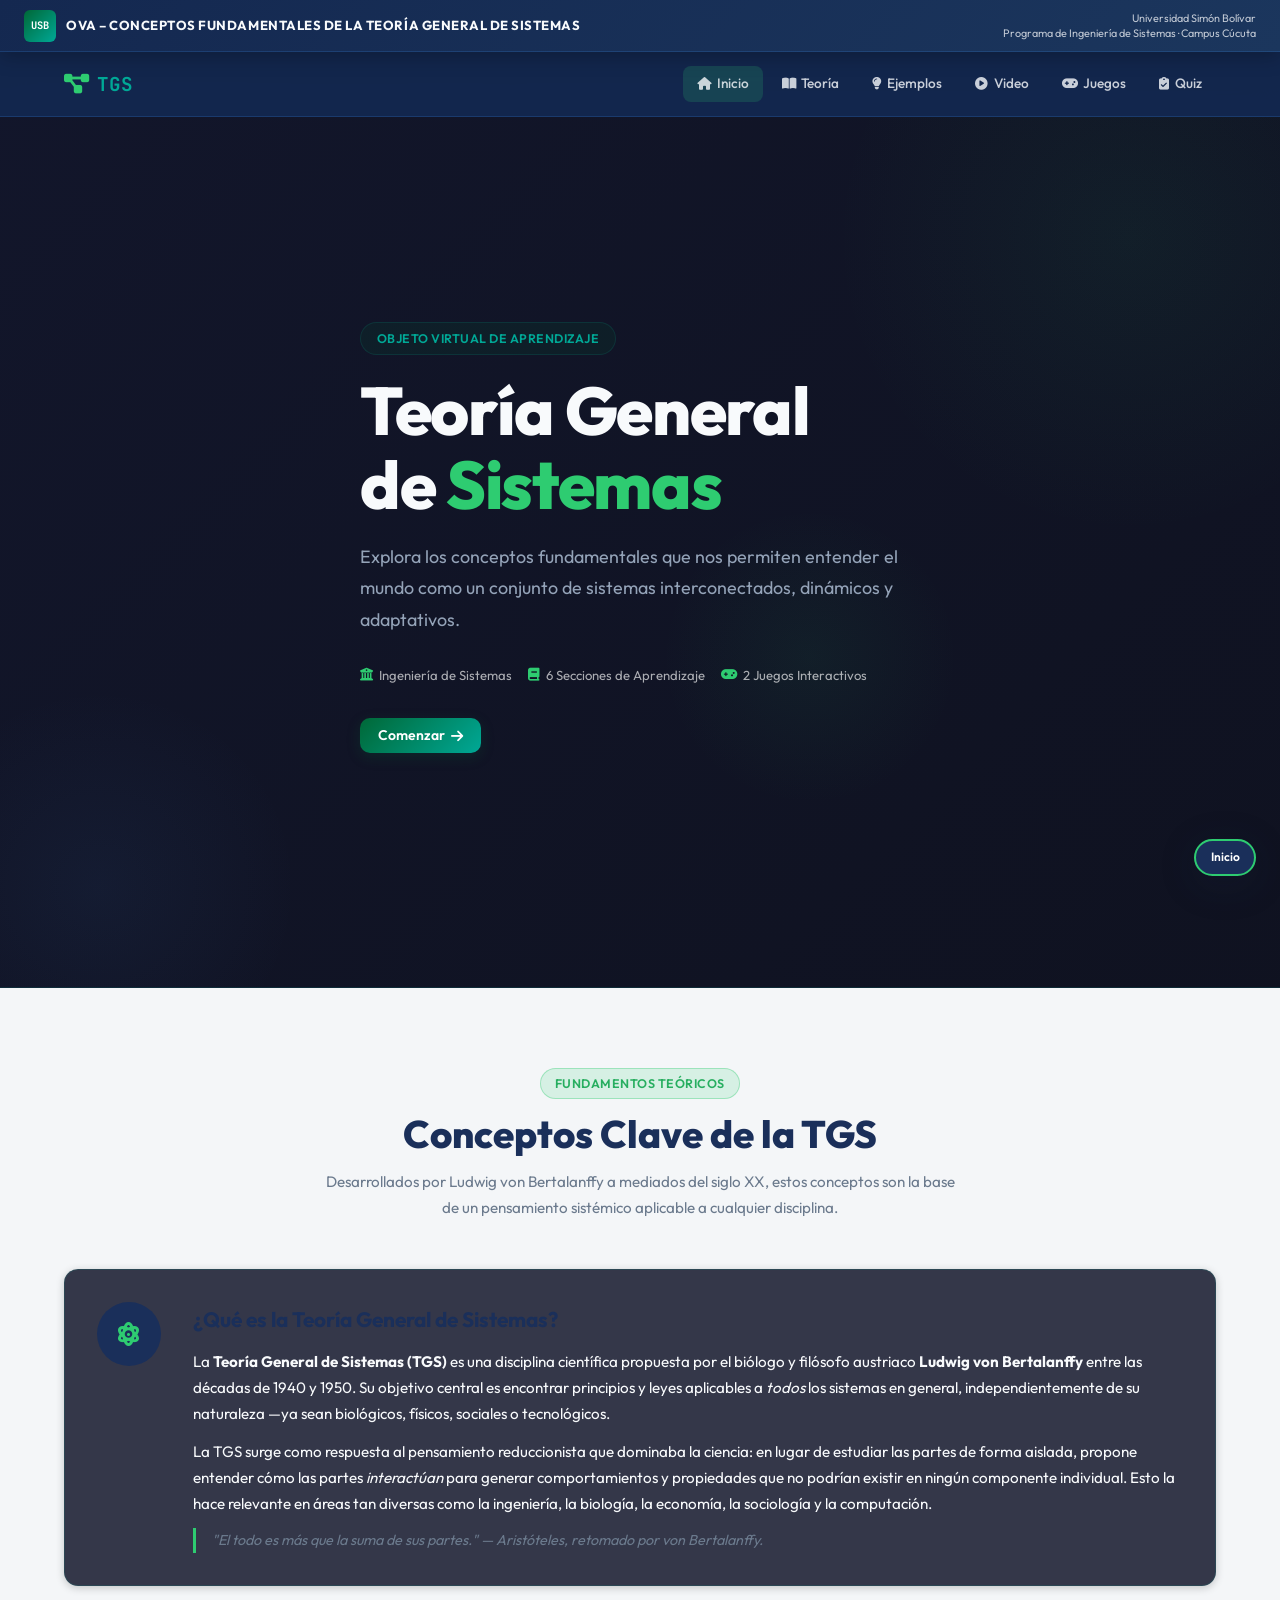
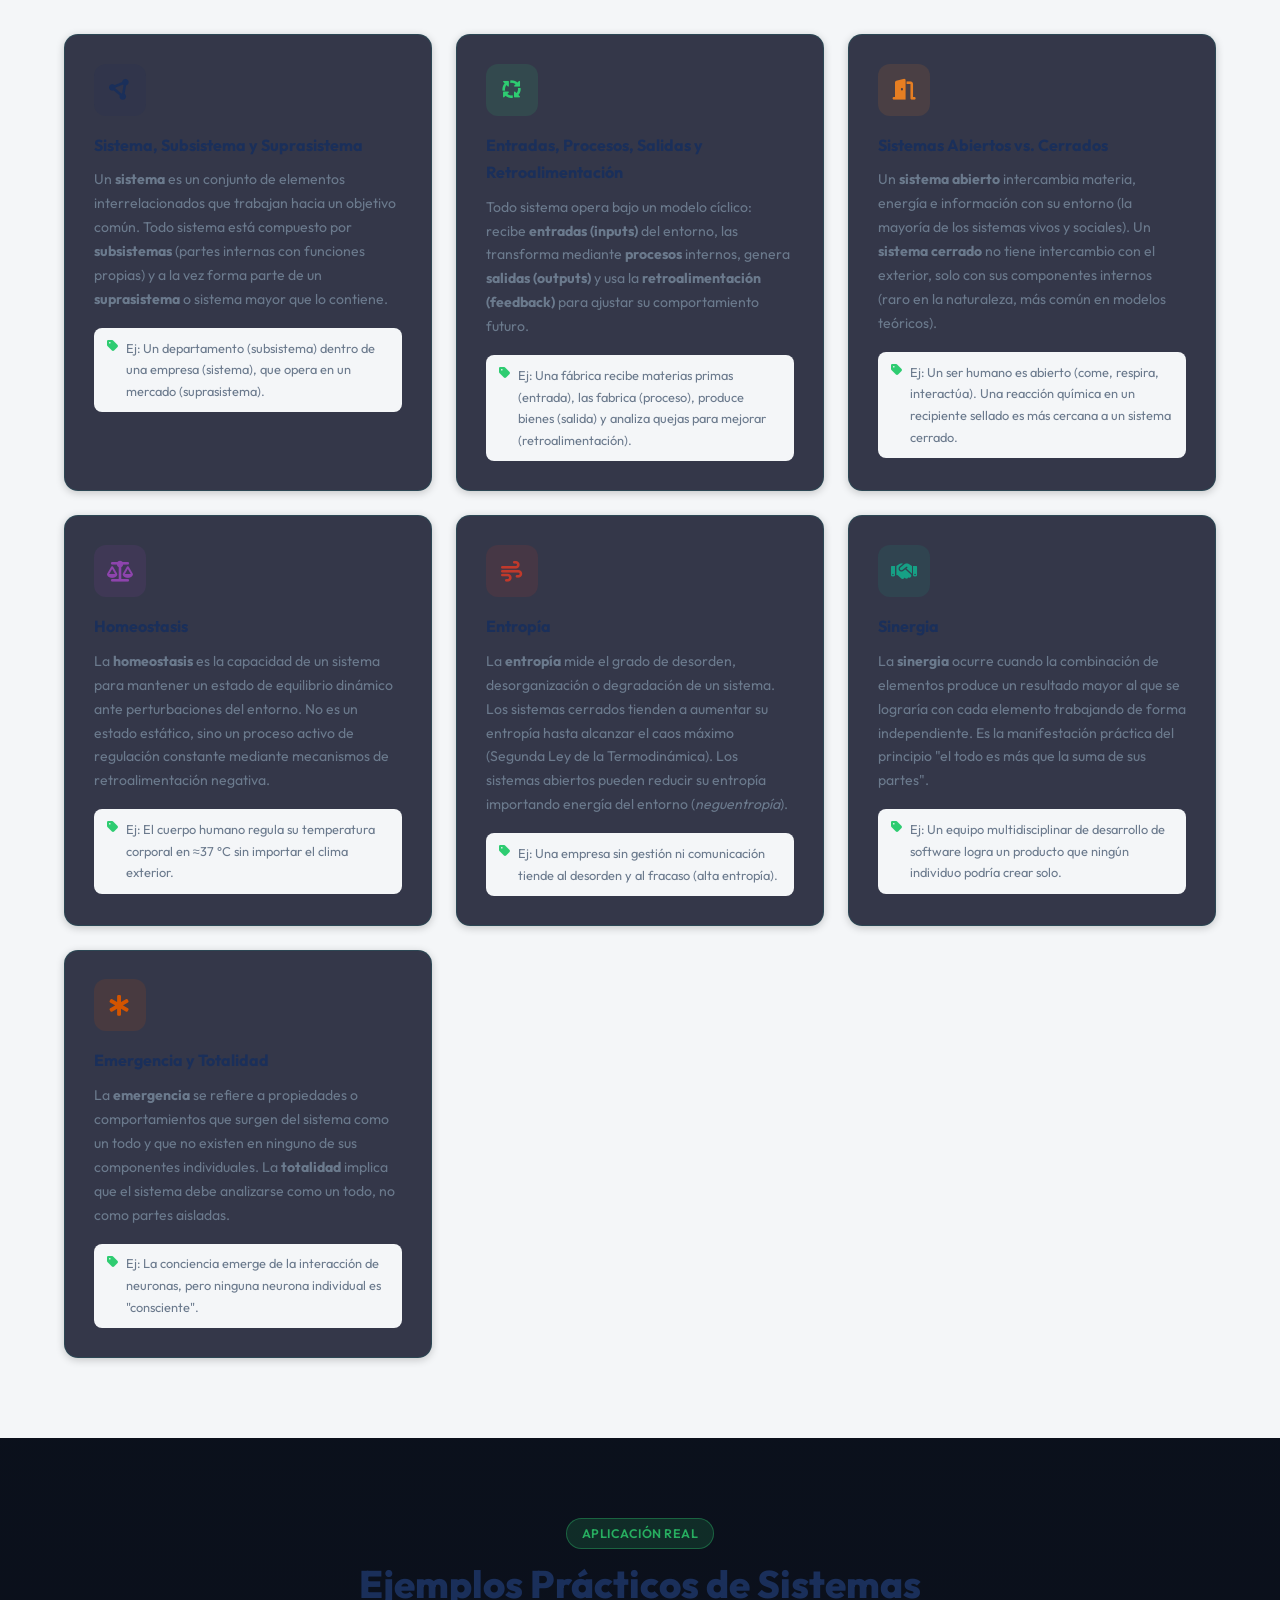
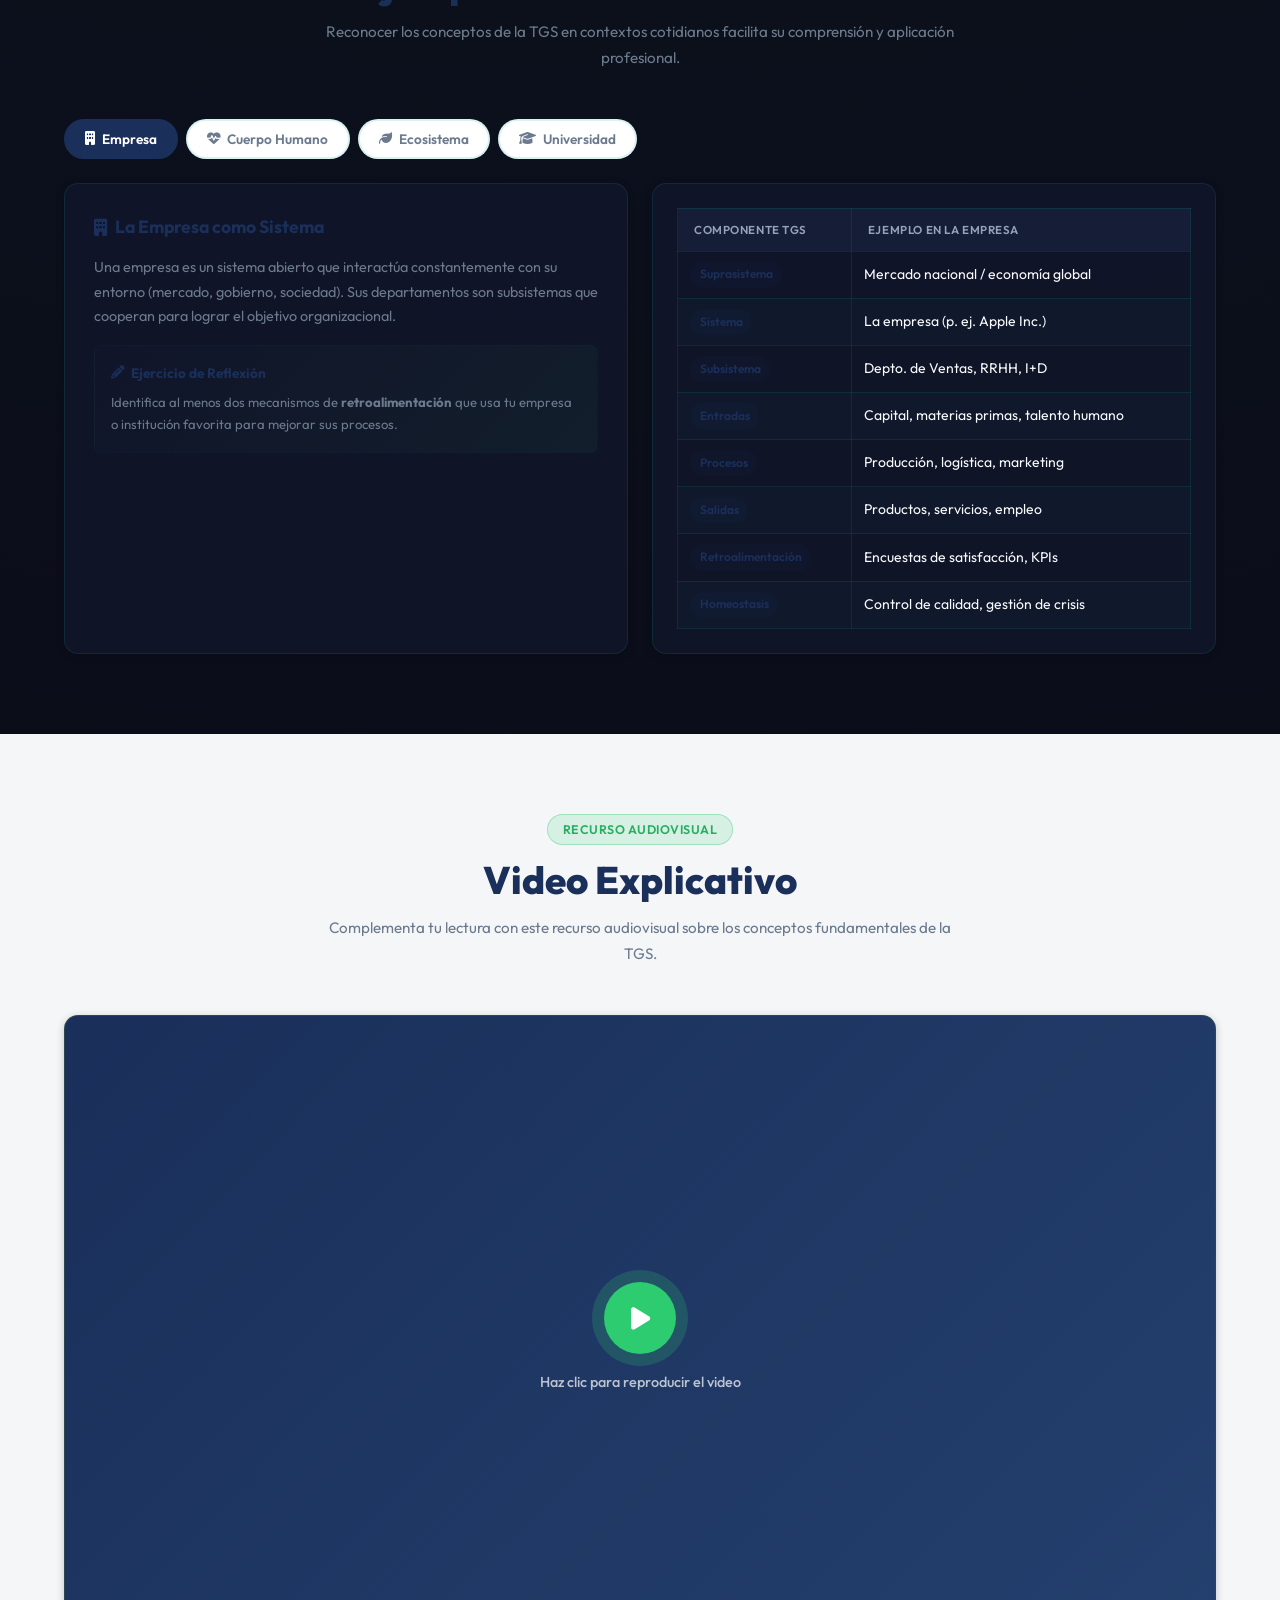
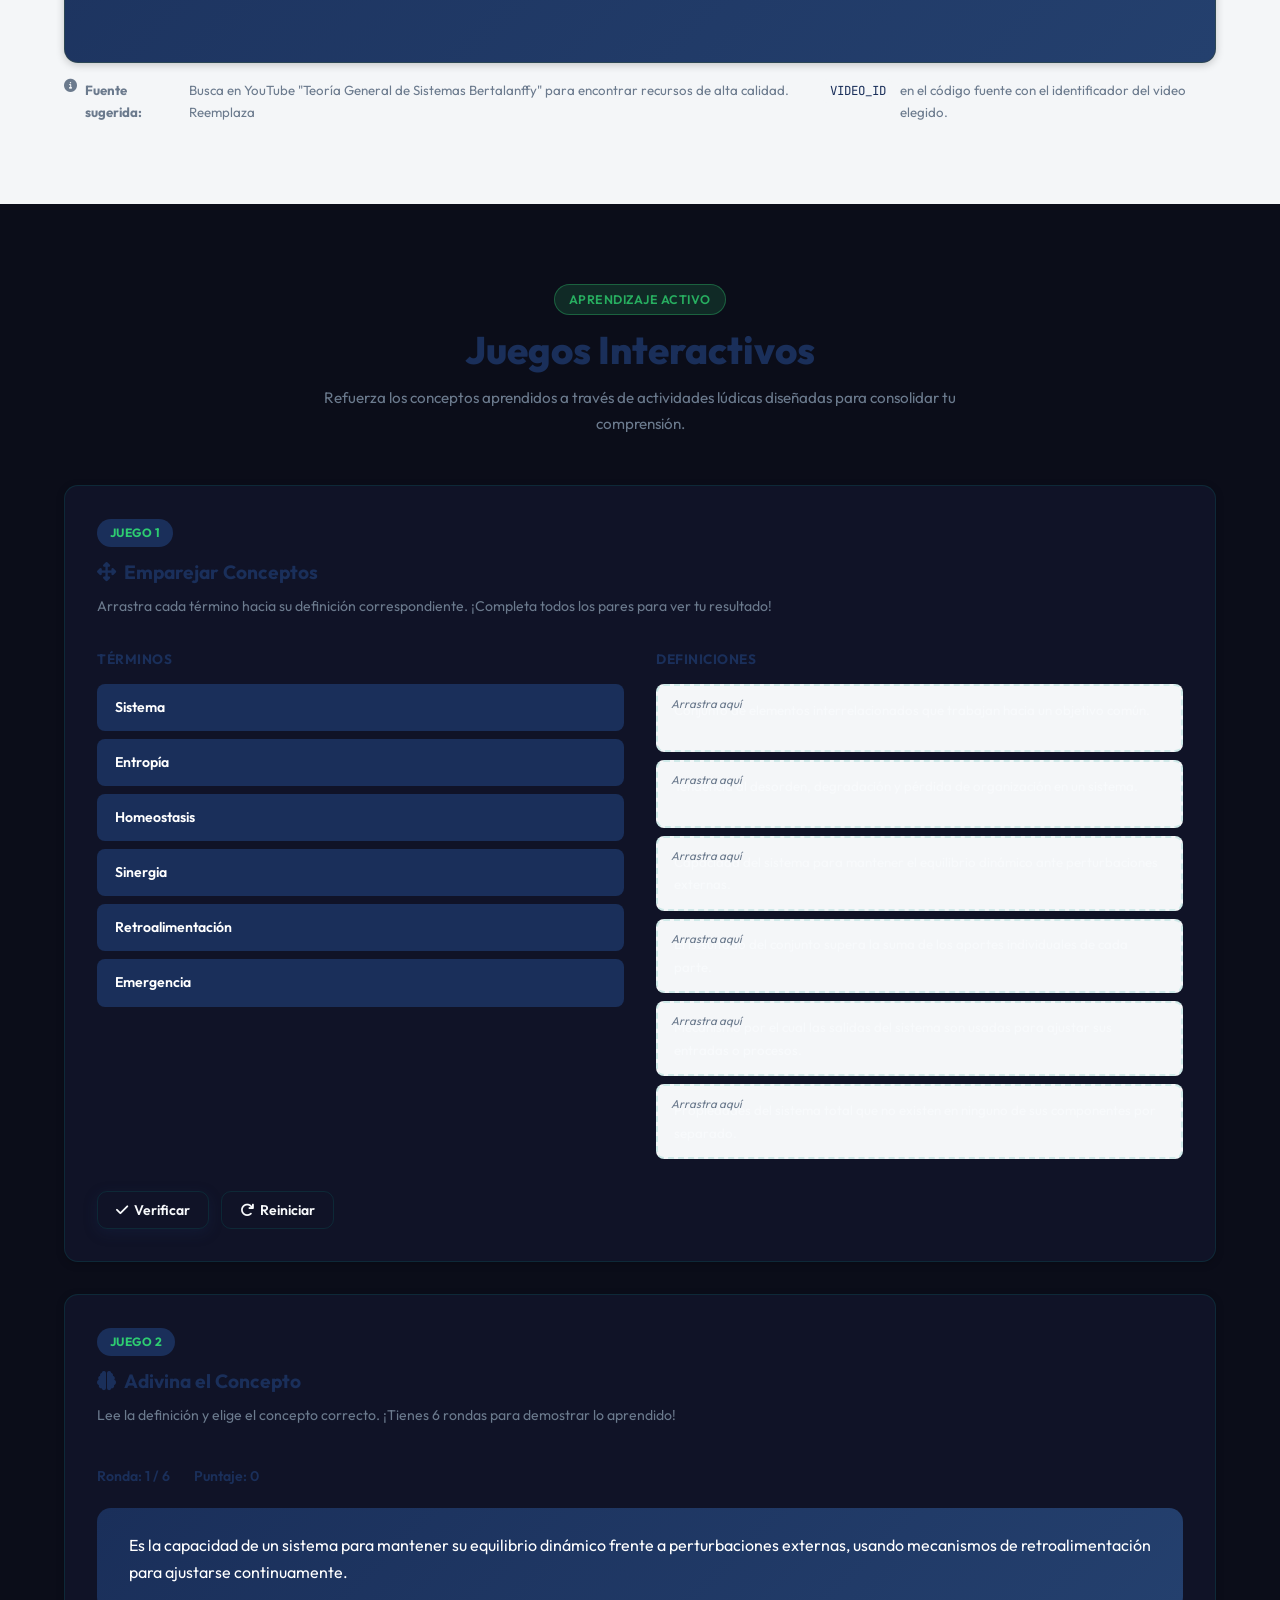
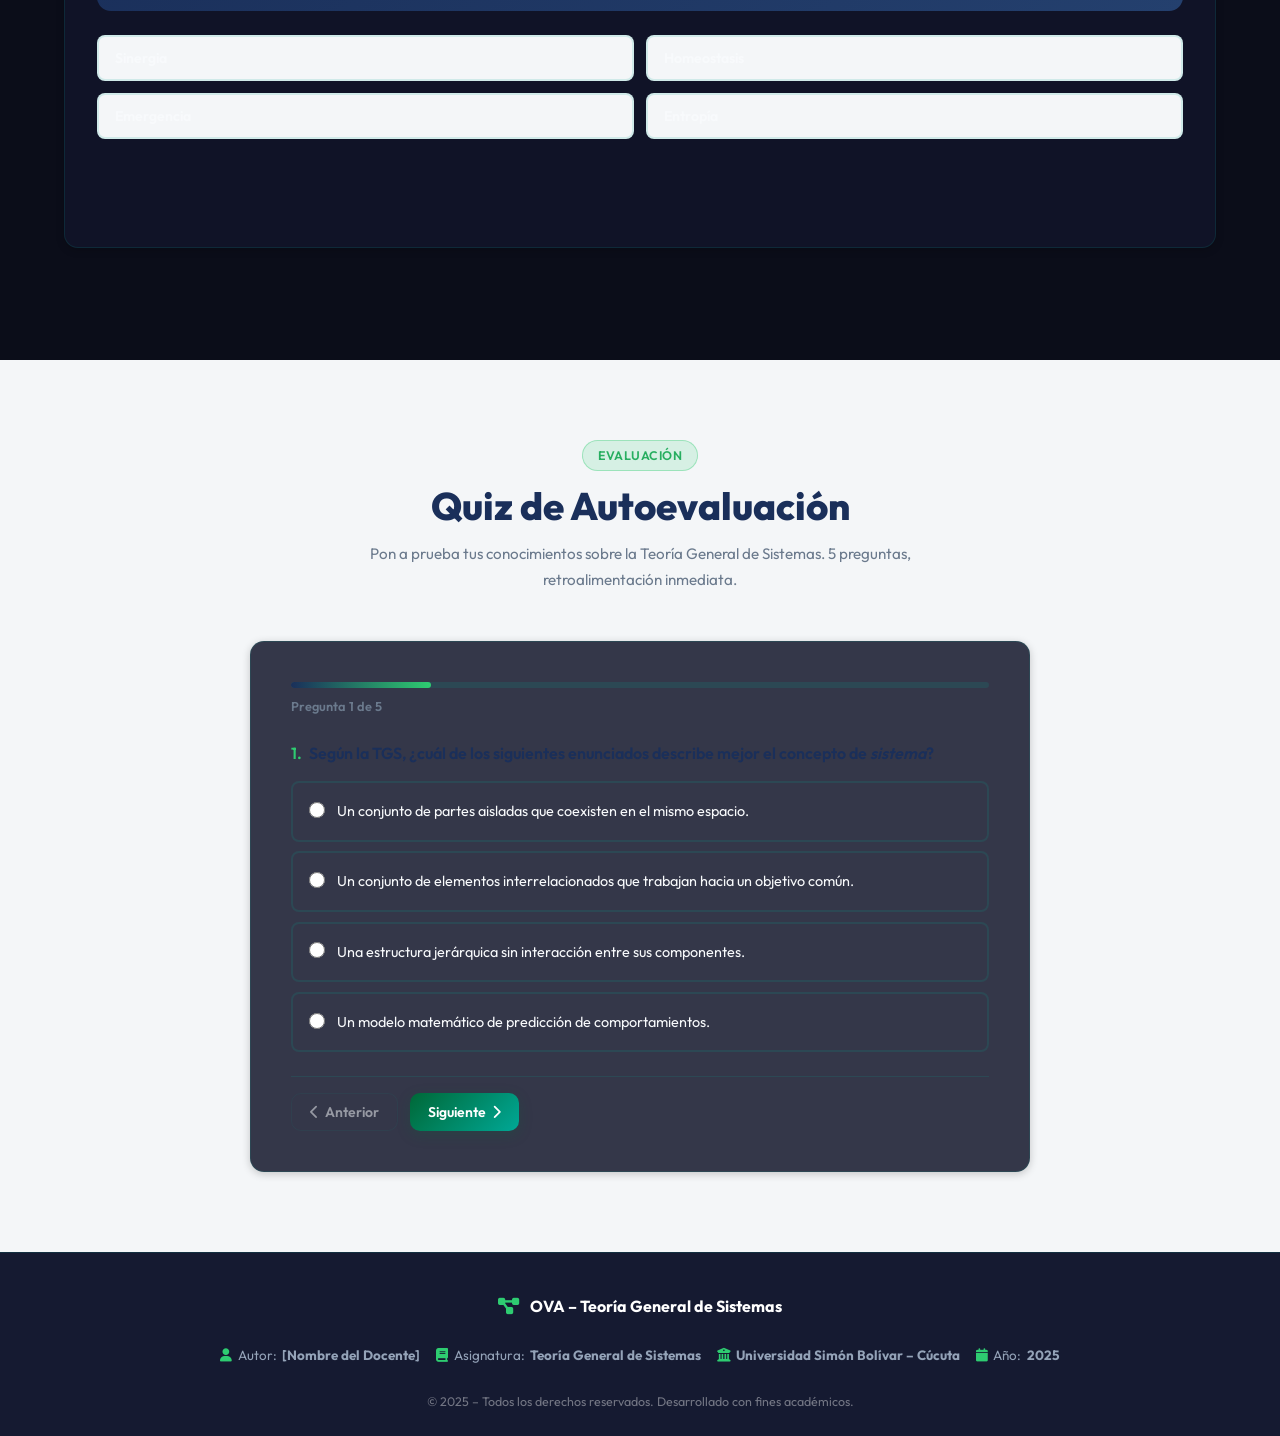
<file: OVAS/OVA-VICTOR ORTEGA/index.html>
<!DOCTYPE html>
<html lang="es" class="tgs-ova-root">
<head>
  <meta charset="UTF-8" />
  <meta name="viewport" content="width=device-width, initial-scale=1.0" />
  <!-- EDITAR: Cambia el título si lo deseas -->
  <title>OVA – Conceptos Fundamentales de la Teoría General de Sistemas</title>

  <!-- Google Fonts: Poppins -->
  <link rel="preconnect" href="https://fonts.googleapis.com" />
  <link rel="preconnect" href="https://fonts.gstatic.com" crossorigin />
  <link href="https://fonts.googleapis.com/css2?family=Poppins:wght@300;400;500;600;700;800&display=swap" rel="stylesheet" />

  <!-- Font Awesome -->
  <link rel="stylesheet" href="https://cdnjs.cloudflare.com/ajax/libs/font-awesome/6.5.0/css/all.min.css" />

  <!-- Hoja de estilos principal -->
  <link rel="stylesheet" href="styles.css" />
  <!-- TGS-DS-USB -->
  <link rel="stylesheet" href="../../shared/tgs-ova-tokens.css">
  <link rel="stylesheet" href="../../shared/tgs-ova-components.css">
  <link rel="stylesheet" href="../../shared/tgs-ova-homologate.css">
  <script src="../../shared/tgs-ova-theme.js" defer></script>
</head>
<body>

  <!-- ============================================================
       BARRA DE PROGRESO DE LECTURA
  ============================================================ -->
  <div id="reading-progress">
    <div id="reading-progress-bar"></div>
  </div>

  <!-- ============================================================
       NAVEGACIÓN FIJA
  ============================================================ -->
  <nav id="navbar">
    <div class="nav-container">
      <!-- EDITAR: Cambia el nombre/logo del curso -->
      <a class="nav-logo" href="#inicio">
        <i class="fas fa-project-diagram"></i>
        <span>TGS</span>
      </a>

      <!-- Menú escritorio -->
      <ul class="nav-menu" id="nav-menu">
        <li><a href="#inicio"   class="nav-link"><i class="fas fa-home"></i> Inicio</a></li>
        <li><a href="#teoria"   class="nav-link"><i class="fas fa-book-open"></i> Teoría</a></li>
        <li><a href="#ejemplos" class="nav-link"><i class="fas fa-lightbulb"></i> Ejemplos</a></li>
        <li><a href="#video"    class="nav-link"><i class="fas fa-play-circle"></i> Video</a></li>
        <li><a href="#juegos"   class="nav-link"><i class="fas fa-gamepad"></i> Juegos</a></li>
        <li><a href="#quiz"     class="nav-link"><i class="fas fa-clipboard-check"></i> Quiz</a></li>
      </ul>

      <!-- Botón hamburguesa (móvil) -->
      <button class="hamburger" id="hamburger" aria-label="Abrir menú">
        <span></span><span></span><span></span>
      </button>
    </div>
  </nav>

  <!-- ============================================================
       INDICADOR DE SECCIÓN ACTIVA
  ============================================================ -->
  <div id="section-indicator">
    <span id="section-indicator-text">Inicio</span>
  </div>

  <!-- ============================================================
       HERO / INICIO
  ============================================================ -->
  <section id="inicio" class="section hero-section">
    <div class="hero-bg-shapes">
      <div class="shape shape-1"></div>
      <div class="shape shape-2"></div>
      <div class="shape shape-3"></div>
    </div>
    <div class="container hero-content">
      <div class="hero-badge">Objeto Virtual de Aprendizaje</div>
      <!-- EDITAR: Título principal del OVA -->
      <h1 class="hero-title">Teoría General<br/>de <span class="accent">Sistemas</span></h1>
      <!-- EDITAR: Subtítulo descriptivo -->
      <p class="hero-subtitle">
        Explora los conceptos fundamentales que nos permiten entender el mundo
        como un conjunto de sistemas interconectados, dinámicos y adaptativos.
      </p>
      <div class="hero-meta">
        <!-- EDITAR: Datos del curso -->
        <span><i class="fas fa-university"></i> Ingeniería de Sistemas</span>
        <span><i class="fas fa-book"></i> 6 Secciones de Aprendizaje</span>
        <span><i class="fas fa-gamepad"></i> 2 Juegos Interactivos</span>
      </div>
      <a href="#teoria" class="btn btn-primary">
        Comenzar <i class="fas fa-arrow-right"></i>
      </a>
    </div>
  </section>

  <!-- ============================================================
       SECCIÓN TEORÍA
  ============================================================ -->
  <section id="teoria" class="section bg-light">
    <div class="container">
      <div class="section-header">
        <span class="section-tag">Fundamentos Teóricos</span>
        <h2>Conceptos Clave de la TGS</h2>
        <p>Desarrollados por Ludwig von Bertalanffy a mediados del siglo XX, estos conceptos son la base de un pensamiento sistémico aplicable a cualquier disciplina.</p>
      </div>

      <!-- SUBSECCIÓN: ¿Qué es la TGS? -->
      <div class="theory-intro card">
        <div class="theory-intro-icon"><i class="fas fa-atom"></i></div>
        <div class="theory-intro-text">
          <!-- EDITAR: Contextualización de la TGS -->
          <h3>¿Qué es la Teoría General de Sistemas?</h3>
          <p>
            La <strong>Teoría General de Sistemas (TGS)</strong> es una disciplina científica propuesta por el biólogo y filósofo austriaco
            <strong>Ludwig von Bertalanffy</strong> entre las décadas de 1940 y 1950. Su objetivo central es encontrar principios y leyes
            aplicables a <em>todos</em> los sistemas en general, independientemente de su naturaleza —ya sean biológicos, físicos, sociales o tecnológicos.
          </p>
          <p>
            La TGS surge como respuesta al pensamiento reduccionista que dominaba la ciencia: en lugar de estudiar las partes de forma aislada,
            propone entender cómo las partes <em>interactúan</em> para generar comportamientos y propiedades que no podrían existir en ningún componente individual.
            Esto la hace relevante en áreas tan diversas como la ingeniería, la biología, la economía, la sociología y la computación.
          </p>
          <blockquote>
            "El todo es más que la suma de sus partes." — Aristóteles, retomado por von Bertalanffy.
          </blockquote>
        </div>
      </div>

      <!-- TARJETAS DE CONCEPTOS -->
      <!-- EDITAR: Puedes agregar, quitar o modificar las tarjetas de conceptos en esta sección -->
      <div class="concepts-grid">

        <!-- Concepto 1: Sistema -->
        <div class="concept-card card" data-concept="sistema">
          <div class="concept-icon" style="--icon-color: #1a2f5a;">
            <i class="fas fa-circle-nodes"></i>
          </div>
          <h3>Sistema, Subsistema y Suprasistema</h3>
          <p>
            Un <strong>sistema</strong> es un conjunto de elementos interrelacionados que trabajan hacia un objetivo común.
            Todo sistema está compuesto por <strong>subsistemas</strong> (partes internas con funciones propias) y a la vez
            forma parte de un <strong>suprasistema</strong> o sistema mayor que lo contiene.
          </p>
          <div class="concept-example">
            <i class="fas fa-tag"></i>
            <span>Ej: Un departamento (subsistema) dentro de una empresa (sistema), que opera en un mercado (suprasistema).</span>
          </div>
        </div>

        <!-- Concepto 2: Entradas, Procesos, Salidas y Retroalimentación -->
        <div class="concept-card card" data-concept="ipo">
          <div class="concept-icon" style="--icon-color: #2ecc71;">
            <i class="fas fa-arrows-spin"></i>
          </div>
          <h3>Entradas, Procesos, Salidas y Retroalimentación</h3>
          <p>
            Todo sistema opera bajo un modelo cíclico: recibe <strong>entradas (inputs)</strong> del entorno,
            las transforma mediante <strong>procesos</strong> internos, genera <strong>salidas (outputs)</strong>
            y usa la <strong>retroalimentación (feedback)</strong> para ajustar su comportamiento futuro.
          </p>
          <div class="concept-example">
            <i class="fas fa-tag"></i>
            <span>Ej: Una fábrica recibe materias primas (entrada), las fabrica (proceso), produce bienes (salida) y analiza quejas para mejorar (retroalimentación).</span>
          </div>
        </div>

        <!-- Concepto 3: Sistemas Abiertos vs. Cerrados -->
        <div class="concept-card card" data-concept="abierto-cerrado">
          <div class="concept-icon" style="--icon-color: #e67e22;">
            <i class="fas fa-door-open"></i>
          </div>
          <h3>Sistemas Abiertos vs. Cerrados</h3>
          <p>
            Un <strong>sistema abierto</strong> intercambia materia, energía e información con su entorno
            (la mayoría de los sistemas vivos y sociales). Un <strong>sistema cerrado</strong> no tiene intercambio
            con el exterior, solo con sus componentes internos (raro en la naturaleza, más común en modelos teóricos).
          </p>
          <div class="concept-example">
            <i class="fas fa-tag"></i>
            <span>Ej: Un ser humano es abierto (come, respira, interactúa). Una reacción química en un recipiente sellado es más cercana a un sistema cerrado.</span>
          </div>
        </div>

        <!-- Concepto 4: Homeostasis -->
        <div class="concept-card card" data-concept="homeostasis">
          <div class="concept-icon" style="--icon-color: #8e44ad;">
            <i class="fas fa-balance-scale"></i>
          </div>
          <h3>Homeostasis</h3>
          <p>
            La <strong>homeostasis</strong> es la capacidad de un sistema para mantener un estado de equilibrio
            dinámico ante perturbaciones del entorno. No es un estado estático, sino un proceso activo de regulación
            constante mediante mecanismos de retroalimentación negativa.
          </p>
          <div class="concept-example">
            <i class="fas fa-tag"></i>
            <span>Ej: El cuerpo humano regula su temperatura corporal en ≈37 °C sin importar el clima exterior.</span>
          </div>
        </div>

        <!-- Concepto 5: Entropía -->
        <div class="concept-card card" data-concept="entropia">
          <div class="concept-icon" style="--icon-color: #c0392b;">
            <i class="fas fa-wind"></i>
          </div>
          <h3>Entropía</h3>
          <p>
            La <strong>entropía</strong> mide el grado de desorden, desorganización o degradación de un sistema.
            Los sistemas cerrados tienden a aumentar su entropía hasta alcanzar el caos máximo (Segunda Ley de la Termodinámica).
            Los sistemas abiertos pueden reducir su entropía importando energía del entorno (<em>neguentropía</em>).
          </p>
          <div class="concept-example">
            <i class="fas fa-tag"></i>
            <span>Ej: Una empresa sin gestión ni comunicación tiende al desorden y al fracaso (alta entropía).</span>
          </div>
        </div>

        <!-- Concepto 6: Sinergia -->
        <div class="concept-card card" data-concept="sinergia">
          <div class="concept-icon" style="--icon-color: #16a085;">
            <i class="fas fa-handshake"></i>
          </div>
          <h3>Sinergia</h3>
          <p>
            La <strong>sinergia</strong> ocurre cuando la combinación de elementos produce un resultado
            mayor al que se lograría con cada elemento trabajando de forma independiente.
            Es la manifestación práctica del principio "el todo es más que la suma de sus partes".
          </p>
          <div class="concept-example">
            <i class="fas fa-tag"></i>
            <span>Ej: Un equipo multidisciplinar de desarrollo de software logra un producto que ningún individuo podría crear solo.</span>
          </div>
        </div>

        <!-- Concepto 7: Emergencia -->
        <div class="concept-card card" data-concept="emergencia">
          <div class="concept-icon" style="--icon-color: #d35400;">
            <i class="fas fa-star-of-life"></i>
          </div>
          <h3>Emergencia y Totalidad</h3>
          <p>
            La <strong>emergencia</strong> se refiere a propiedades o comportamientos que surgen del sistema como un todo
            y que no existen en ninguno de sus componentes individuales. La <strong>totalidad</strong> implica que el sistema
            debe analizarse como un todo, no como partes aisladas.
          </p>
          <div class="concept-example">
            <i class="fas fa-tag"></i>
            <span>Ej: La conciencia emerge de la interacción de neuronas, pero ninguna neurona individual es "consciente".</span>
          </div>
        </div>

      </div><!-- /.concepts-grid -->
    </div>
  </section>

  <!-- ============================================================
       SECCIÓN EJEMPLOS PRÁCTICOS
  ============================================================ -->
  <section id="ejemplos" class="section">
    <div class="container">
      <div class="section-header">
        <span class="section-tag">Aplicación Real</span>
        <h2>Ejemplos Prácticos de Sistemas</h2>
        <p>Reconocer los conceptos de la TGS en contextos cotidianos facilita su comprensión y aplicación profesional.</p>
      </div>

      <!-- EDITAR: Puedes modificar los ejemplos, sus descripciones y tablas -->
      <div class="examples-tabs">
        <div class="tabs-nav">
          <button class="tab-btn active" data-tab="empresa"><i class="fas fa-building"></i> Empresa</button>
          <button class="tab-btn" data-tab="cuerpo"><i class="fas fa-heartbeat"></i> Cuerpo Humano</button>
          <button class="tab-btn" data-tab="ecosistema"><i class="fas fa-leaf"></i> Ecosistema</button>
          <button class="tab-btn" data-tab="universidad"><i class="fas fa-graduation-cap"></i> Universidad</button>
        </div>

        <!-- Tab: Empresa -->
        <div class="tab-content active" id="tab-empresa">
          <div class="example-layout">
            <div class="example-description card">
              <h3><i class="fas fa-building"></i> La Empresa como Sistema</h3>
              <p>Una empresa es un sistema abierto que interactúa constantemente con su entorno (mercado, gobierno, sociedad). Sus departamentos son subsistemas que cooperan para lograr el objetivo organizacional.</p>
              <div class="exercise-box">
                <h4><i class="fas fa-pencil-alt"></i> Ejercicio de Reflexión</h4>
                <p>Identifica al menos dos mecanismos de <strong>retroalimentación</strong> que usa tu empresa o institución favorita para mejorar sus procesos.</p>
              </div>
            </div>
            <div class="example-table-wrap card">
              <table class="system-table">
                <thead><tr><th>Componente TGS</th><th>Ejemplo en la Empresa</th></tr></thead>
                <tbody>
                  <tr><td><span class="badge">Suprasistema</span></td><td>Mercado nacional / economía global</td></tr>
                  <tr><td><span class="badge">Sistema</span></td><td>La empresa (p. ej. Apple Inc.)</td></tr>
                  <tr><td><span class="badge">Subsistema</span></td><td>Depto. de Ventas, RRHH, I+D</td></tr>
                  <tr><td><span class="badge">Entradas</span></td><td>Capital, materias primas, talento humano</td></tr>
                  <tr><td><span class="badge">Procesos</span></td><td>Producción, logística, marketing</td></tr>
                  <tr><td><span class="badge">Salidas</span></td><td>Productos, servicios, empleo</td></tr>
                  <tr><td><span class="badge">Retroalimentación</span></td><td>Encuestas de satisfacción, KPIs</td></tr>
                  <tr><td><span class="badge">Homeostasis</span></td><td>Control de calidad, gestión de crisis</td></tr>
                </tbody>
              </table>
            </div>
          </div>
        </div>

        <!-- Tab: Cuerpo Humano -->
        <div class="tab-content" id="tab-cuerpo">
          <div class="example-layout">
            <div class="example-description card">
              <h3><i class="fas fa-heartbeat"></i> El Cuerpo Humano como Sistema</h3>
              <p>El organismo humano es uno de los ejemplos más complejos y completos de sistema abierto. Tiene subsistemas especializados (circulatorio, nervioso, digestivo) que actúan en perfecta sinergia para mantener la homeostasis.</p>
              <div class="exercise-box">
                <h4><i class="fas fa-pencil-alt"></i> Ejercicio de Reflexión</h4>
                <p>¿Cómo se manifiesta la <strong>entropía</strong> en el cuerpo humano con el paso del tiempo? ¿Qué mecanismos la contrarrestan?</p>
              </div>
            </div>
            <div class="example-table-wrap card">
              <table class="system-table">
                <thead><tr><th>Componente TGS</th><th>Ejemplo en el Cuerpo</th></tr></thead>
                <tbody>
                  <tr><td><span class="badge">Suprasistema</span></td><td>El entorno natural y social</td></tr>
                  <tr><td><span class="badge">Sistema</span></td><td>El organismo humano</td></tr>
                  <tr><td><span class="badge">Subsistema</span></td><td>Sistema nervioso, circulatorio, inmune</td></tr>
                  <tr><td><span class="badge">Entradas</span></td><td>Alimentos, agua, oxígeno, información sensorial</td></tr>
                  <tr><td><span class="badge">Procesos</span></td><td>Digestión, respiración, cognición</td></tr>
                  <tr><td><span class="badge">Salidas</span></td><td>Energía, movimiento, calor, CO₂</td></tr>
                  <tr><td><span class="badge">Retroalimentación</span></td><td>Sistema nervioso autónomo, hormonas</td></tr>
                  <tr><td><span class="badge">Homeostasis</span></td><td>Temperatura 37°C, pH sanguíneo 7.4</td></tr>
                </tbody>
              </table>
            </div>
          </div>
        </div>

        <!-- Tab: Ecosistema -->
        <div class="tab-content" id="tab-ecosistema">
          <div class="example-layout">
            <div class="example-description card">
              <h3><i class="fas fa-leaf"></i> Un Ecosistema como Sistema</h3>
              <p>Un ecosistema es un sistema abierto donde organismos vivos (bióticos) e inertes (abióticos) coexisten en una red de relaciones interdependientes, manteniendo un equilibrio dinámico gracias a ciclos de materia y energía.</p>
              <div class="exercise-box">
                <h4><i class="fas fa-pencil-alt"></i> Ejercicio de Reflexión</h4>
                <p>¿Qué propiedad <strong>emergente</strong> posee un ecosistema que no existe en ninguna especie individual dentro de él?</p>
              </div>
            </div>
            <div class="example-table-wrap card">
              <table class="system-table">
                <thead><tr><th>Componente TGS</th><th>Ejemplo en el Ecosistema</th></tr></thead>
                <tbody>
                  <tr><td><span class="badge">Suprasistema</span></td><td>Biosfera / planeta Tierra</td></tr>
                  <tr><td><span class="badge">Sistema</span></td><td>Bosque tropical húmedo</td></tr>
                  <tr><td><span class="badge">Subsistema</span></td><td>Cadenas tróficas, ciclo del agua</td></tr>
                  <tr><td><span class="badge">Entradas</span></td><td>Luz solar, lluvia, CO₂</td></tr>
                  <tr><td><span class="badge">Procesos</span></td><td>Fotosíntesis, descomposición, depredación</td></tr>
                  <tr><td><span class="badge">Salidas</span></td><td>O₂, biomasa, regulación climática</td></tr>
                  <tr><td><span class="badge">Retroalimentación</span></td><td>Control poblacional predador-presa</td></tr>
                  <tr><td><span class="badge">Emergencia</span></td><td>Biodiversidad, resiliencia ecológica</td></tr>
                </tbody>
              </table>
            </div>
          </div>
        </div>

        <!-- Tab: Universidad -->
        <div class="tab-content" id="tab-universidad">
          <div class="example-layout">
            <div class="example-description card">
              <h3><i class="fas fa-graduation-cap"></i> La Universidad como Sistema</h3>
              <p>Una universidad es un sistema sociotécnico abierto que transforma estudiantes e ideas en profesionales y conocimiento. Este es el ejemplo propuesto como ejercicio central del OVA.</p>
              <div class="exercise-box">
                <h4><i class="fas fa-pencil-alt"></i> Ejercicio Principal</h4>
                <p>Identifica las <strong>entradas, procesos y salidas</strong> de tu universidad. Además, ¿cuál es el mecanismo de retroalimentación más importante? ¿Cómo se manifiesta la sinergia entre facultades?</p>
              </div>
            </div>
            <div class="example-table-wrap card">
              <table class="system-table">
                <thead><tr><th>Componente TGS</th><th>Ejemplo en la Universidad</th></tr></thead>
                <tbody>
                  <!-- EDITAR: Modifica los datos de este ejemplo según tu institución -->
                  <tr><td><span class="badge">Suprasistema</span></td><td>Sistema de educación superior / sociedad</td></tr>
                  <tr><td><span class="badge">Sistema</span></td><td>Universidad Simón Bolívar</td></tr>
                  <tr><td><span class="badge">Subsistema</span></td><td>Facultades, decanaturas, bienestar</td></tr>
                  <tr><td><span class="badge">Entradas</span></td><td>Estudiantes, docentes, presupuesto, conocimiento</td></tr>
                  <tr><td><span class="badge">Procesos</span></td><td>Docencia, investigación, extensión</td></tr>
                  <tr><td><span class="badge">Salidas</span></td><td>Profesionales, patentes, publicaciones, impacto social</td></tr>
                  <tr><td><span class="badge">Retroalimentación</span></td><td>Acreditaciones, tasas de empleo, evaluaciones docentes</td></tr>
                  <tr><td><span class="badge">Sinergia</span></td><td>Proyectos interdisciplinares entre facultades</td></tr>
                </tbody>
              </table>
            </div>
          </div>
        </div>

      </div><!-- /.examples-tabs -->
    </div>
  </section>

  <!-- ============================================================
       SECCIÓN VIDEO
  ============================================================ -->
  <section id="video" class="section bg-light">
    <div class="container">
      <div class="section-header">
        <span class="section-tag">Recurso Audiovisual</span>
        <h2>Video Explicativo</h2>
        <p>Complementa tu lectura con este recurso audiovisual sobre los conceptos fundamentales de la TGS.</p>
      </div>
      <div class="video-wrapper card">
        <div class="video-overlay" id="video-overlay">
          <div class="video-play-btn" id="video-play-btn">
            <i class="fas fa-play"></i>
          </div>
          <p class="video-label">Haz clic para reproducir el video</p>
        </div>
        <!-- EDITAR: Reemplaza VIDEO_ID con el ID del video de YouTube que desees
             Ejemplo: si la URL es https://www.youtube.com/watch?v=dQw4w9WgXcQ
             entonces VIDEO_ID = dQw4w9WgXcQ
             El src quedaría: https://www.youtube.com/embed/dQw4w9WgXcQ -->
        <iframe
          id="yt-iframe"
          src="https://www.youtube.com/embed/QbBy20GPlqc?rel=0&modestbranding=1"
          title="Video sobre Teoría General de Sistemas"
          frameborder="0"
          allow="accelerometer; autoplay; clipboard-write; encrypted-media; gyroscope; picture-in-picture"
          allowfullscreen
          style="display:none;">
        </iframe>
      </div>
      <!-- EDITAR: Descripción del video -->
      <p class="video-caption">
        <i class="fas fa-info-circle"></i>
        <strong>Fuente sugerida:</strong> Busca en YouTube "Teoría General de Sistemas Bertalanffy" para encontrar recursos de alta calidad. Reemplaza <code>VIDEO_ID</code> en el código fuente con el identificador del video elegido.
      </p>
    </div>
  </section>

  <!-- ============================================================
       SECCIÓN JUEGOS
  ============================================================ -->
  <section id="juegos" class="section">
    <div class="container">
      <div class="section-header">
        <span class="section-tag">Aprendizaje Activo</span>
        <h2>Juegos Interactivos</h2>
        <p>Refuerza los conceptos aprendidos a través de actividades lúdicas diseñadas para consolidar tu comprensión.</p>
      </div>

      <!-- ==========================================
           JUEGO 1: EMPAREJAR CONCEPTOS (DRAG & DROP)
      ========================================== -->
      <div class="game-block card" id="game1">
        <div class="game-header">
          <div class="game-badge">Juego 1</div>
          <h3><i class="fas fa-arrows-alt"></i> Emparejar Conceptos</h3>
          <p>Arrastra cada término hacia su definición correspondiente. ¡Completa todos los pares para ver tu resultado!</p>
        </div>

        <div class="drag-game-area">
          <!-- Columna de términos arrastrables -->
          <div class="drag-terms-col">
            <h4>Términos</h4>
            <!-- EDITAR: Los términos deben coincidir con los data-pair de las definiciones -->
            <div class="drag-term" draggable="true" data-term="Sistema">Sistema</div>
            <div class="drag-term" draggable="true" data-term="Entropía">Entropía</div>
            <div class="drag-term" draggable="true" data-term="Homeostasis">Homeostasis</div>
            <div class="drag-term" draggable="true" data-term="Sinergia">Sinergia</div>
            <div class="drag-term" draggable="true" data-term="Retroalimentación">Retroalimentación</div>
            <div class="drag-term" draggable="true" data-term="Emergencia">Emergencia</div>
          </div>

          <!-- Columna de definiciones (zonas de drop) -->
          <div class="drag-defs-col">
            <h4>Definiciones</h4>
            <!-- EDITAR: El data-pair debe corresponder al data-term del término correcto
                 Modifica el texto de las definiciones según tus necesidades -->
            <div class="drag-def drop-zone" data-pair="Sistema">
              <span class="drop-placeholder">Arrastra aquí</span>
              <p>Conjunto de elementos interrelacionados que trabajan hacia un objetivo común.</p>
            </div>
            <div class="drag-def drop-zone" data-pair="Entropía">
              <span class="drop-placeholder">Arrastra aquí</span>
              <p>Tendencia al desorden, degradación y pérdida de organización en un sistema.</p>
            </div>
            <div class="drag-def drop-zone" data-pair="Homeostasis">
              <span class="drop-placeholder">Arrastra aquí</span>
              <p>Capacidad del sistema para mantener el equilibrio dinámico ante perturbaciones externas.</p>
            </div>
            <div class="drag-def drop-zone" data-pair="Sinergia">
              <span class="drop-placeholder">Arrastra aquí</span>
              <p>El resultado del conjunto supera la suma de los aportes individuales de cada parte.</p>
            </div>
            <div class="drag-def drop-zone" data-pair="Retroalimentación">
              <span class="drop-placeholder">Arrastra aquí</span>
              <p>Mecanismo por el cual las salidas del sistema son usadas para ajustar sus entradas o procesos.</p>
            </div>
            <div class="drag-def drop-zone" data-pair="Emergencia">
              <span class="drop-placeholder">Arrastra aquí</span>
              <p>Propiedades del sistema total que no existen en ninguno de sus componentes por separado.</p>
            </div>
          </div>
        </div><!-- /.drag-game-area -->

        <div class="game-controls">
          <button class="btn btn-secondary" id="check-drag-btn"><i class="fas fa-check"></i> Verificar</button>
          <button class="btn btn-outline" id="reset-drag-btn"><i class="fas fa-redo"></i> Reiniciar</button>
        </div>
        <div class="game-result" id="drag-result"></div>
      </div><!-- /#game1 -->

      <!-- ==========================================
           JUEGO 2: ADIVINA EL CONCEPTO
      ========================================== -->
      <div class="game-block card" id="game2">
        <div class="game-header">
          <div class="game-badge">Juego 2</div>
          <h3><i class="fas fa-brain"></i> Adivina el Concepto</h3>
          <p>Lee la definición y elige el concepto correcto. ¡Tienes 6 rondas para demostrar lo aprendido!</p>
        </div>

        <div class="guess-game-area">
          <div class="guess-stats">
            <span id="guess-round">Ronda: 1 / 6</span>
            <span id="guess-score">Puntaje: 0</span>
          </div>

          <div class="guess-definition-box" id="guess-definition">
            <!-- La definición se inserta dinámicamente por JS -->
            Cargando definición...
          </div>

          <!-- EDITAR: Las opciones se generan automáticamente por JS según las rondas definidas en script.js -->
          <div class="guess-options" id="guess-options">
            <!-- Opciones generadas dinámicamente -->
          </div>

          <div class="guess-feedback" id="guess-feedback"></div>

          <div class="game-controls">
            <button class="btn btn-primary" id="next-round-btn" style="display:none;"><i class="fas fa-arrow-right"></i> Siguiente Ronda</button>
            <button class="btn btn-secondary" id="restart-guess-btn" style="display:none;"><i class="fas fa-redo"></i> Reiniciar Juego</button>
          </div>
        </div>
      </div><!-- /#game2 -->

    </div>
  </section>

  <!-- ============================================================
       SECCIÓN QUIZ
  ============================================================ -->
  <section id="quiz" class="section bg-light">
    <div class="container">
      <div class="section-header">
        <span class="section-tag">Evaluación</span>
        <h2>Quiz de Autoevaluación</h2>
        <p>Pon a prueba tus conocimientos sobre la Teoría General de Sistemas. 5 preguntas, retroalimentación inmediata.</p>
      </div>

      <div class="quiz-container card" id="quiz-container">
        <div class="quiz-progress-bar">
          <div class="quiz-progress-fill" id="quiz-progress-fill"></div>
        </div>
        <p class="quiz-progress-label" id="quiz-progress-label">Pregunta 1 de 5</p>

        <form id="quiz-form" novalidate>

          <!-- EDITAR: Modifica las preguntas, opciones y respuestas correctas aquí
               La respuesta correcta se marca con data-correct="true" en el input -->

          <!-- Pregunta 1 -->
          <div class="quiz-question" id="qq-1">
            <p class="question-text"><span class="q-num">1.</span> Según la TGS, ¿cuál de los siguientes enunciados describe mejor el concepto de <em>sistema</em>?</p>
            <div class="options-list">
              <label class="option-label">
                <input type="radio" name="q1" value="a" />
                <span>Un conjunto de partes aisladas que coexisten en el mismo espacio.</span>
              </label>
              <label class="option-label">
                <input type="radio" name="q1" value="b" data-correct="true" />
                <span>Un conjunto de elementos interrelacionados que trabajan hacia un objetivo común.</span>
              </label>
              <label class="option-label">
                <input type="radio" name="q1" value="c" />
                <span>Una estructura jerárquica sin interacción entre sus componentes.</span>
              </label>
              <label class="option-label">
                <input type="radio" name="q1" value="d" />
                <span>Un modelo matemático de predicción de comportamientos.</span>
              </label>
            </div>
          </div>

          <!-- Pregunta 2 -->
          <div class="quiz-question" id="qq-2" style="display:none;">
            <p class="question-text"><span class="q-num">2.</span> ¿Qué concepto describe la tendencia natural de los sistemas <em>cerrados</em> al desorden y la degradación?</p>
            <div class="options-list">
              <label class="option-label">
                <input type="radio" name="q2" value="a" />
                <span>Homeostasis</span>
              </label>
              <label class="option-label">
                <input type="radio" name="q2" value="b" />
                <span>Emergencia</span>
              </label>
              <label class="option-label">
                <input type="radio" name="q2" value="c" data-correct="true" />
                <span>Entropía</span>
              </label>
              <label class="option-label">
                <input type="radio" name="q2" value="d" />
                <span>Sinergia</span>
              </label>
            </div>
          </div>

          <!-- Pregunta 3 -->
          <div class="quiz-question" id="qq-3" style="display:none;">
            <p class="question-text"><span class="q-num">3.</span> Un termostato que apaga la calefacción cuando la temperatura alcanza el nivel deseado es un ejemplo de:</p>
            <div class="options-list">
              <label class="option-label">
                <input type="radio" name="q3" value="a" />
                <span>Entropía positiva</span>
              </label>
              <label class="option-label">
                <input type="radio" name="q3" value="b" data-correct="true" />
                <span>Retroalimentación negativa (homeostasis)</span>
              </label>
              <label class="option-label">
                <input type="radio" name="q3" value="c" />
                <span>Sistema cerrado sin interacciones</span>
              </label>
              <label class="option-label">
                <input type="radio" name="q3" value="d" />
                <span>Propiedad emergente del sistema</span>
              </label>
            </div>
          </div>

          <!-- Pregunta 4 -->
          <div class="quiz-question" id="qq-4" style="display:none;">
            <p class="question-text"><span class="q-num">4.</span> La <em>conciencia humana</em>, que surge de la interacción de millones de neuronas pero no existe en ninguna neurona individual, es el mejor ejemplo de:</p>
            <div class="options-list">
              <label class="option-label">
                <input type="radio" name="q4" value="a" />
                <span>Homeostasis neuronal</span>
              </label>
              <label class="option-label">
                <input type="radio" name="q4" value="b" />
                <span>Entropía biológica</span>
              </label>
              <label class="option-label">
                <input type="radio" name="q4" value="c" />
                <span>Sinergia química</span>
              </label>
              <label class="option-label">
                <input type="radio" name="q4" value="d" data-correct="true" />
                <span>Emergencia del sistema</span>
              </label>
            </div>
          </div>

          <!-- Pregunta 5 -->
          <div class="quiz-question" id="qq-5" style="display:none;">
            <p class="question-text"><span class="q-num">5.</span> Una empresa que recibe capital e insumos, los transforma y vende productos al mercado, recibiendo ingresos para continuar operando, ¿qué tipo de sistema es?</p>
            <div class="options-list">
              <label class="option-label">
                <input type="radio" name="q5" value="a" />
                <span>Sistema cerrado sin retroalimentación</span>
              </label>
              <label class="option-label">
                <input type="radio" name="q5" value="b" />
                <span>Sistema con alta entropía incontrolable</span>
              </label>
              <label class="option-label">
                <input type="radio" name="q5" value="c" data-correct="true" />
                <span>Sistema abierto con retroalimentación positiva y negativa</span>
              </label>
              <label class="option-label">
                <input type="radio" name="q5" value="d" />
                <span>Suprasistema sin subsistemas definidos</span>
              </label>
            </div>
          </div>

          <div class="quiz-nav">
            <button type="button" class="btn btn-outline" id="prev-q-btn" disabled><i class="fas fa-chevron-left"></i> Anterior</button>
            <button type="button" class="btn btn-primary" id="next-q-btn">Siguiente <i class="fas fa-chevron-right"></i></button>
            <button type="button" class="btn btn-success" id="submit-quiz-btn" style="display:none;"><i class="fas fa-paper-plane"></i> Enviar Quiz</button>
          </div>
        </form>

        <!-- Resultado del Quiz -->
        <div class="quiz-result" id="quiz-result" style="display:none;">
          <div class="result-icon" id="result-icon"></div>
          <h3 id="result-title"></h3>
          <p id="result-score"></p>
          <p id="result-feedback"></p>
          <button class="btn btn-primary" id="retry-quiz-btn"><i class="fas fa-redo"></i> Intentar de nuevo</button>
        </div>
      </div><!-- /.quiz-container -->
    </div>
  </section>

  <!-- ============================================================
       FOOTER
  ============================================================ -->
  <!-- EDITAR: Actualiza los datos del autor, asignatura y universidad -->
  <footer id="footer">
    <div class="container footer-inner">
      <div class="footer-brand">
        <i class="fas fa-project-diagram"></i>
        <strong>OVA – Teoría General de Sistemas</strong>
      </div>
      <div class="footer-info">
        <p><i class="fas fa-user"></i> Autor: <strong>[Nombre del Docente]</strong></p>
        <p><i class="fas fa-book"></i> Asignatura: <strong>Teoría General de Sistemas</strong></p>
        <p><i class="fas fa-university"></i> <strong>Universidad Simón Bolívar – Cúcuta</strong></p>
        <p><i class="fas fa-calendar"></i> Año: <strong>2025</strong></p>
      </div>
      <p class="footer-copy">© 2025 – Todos los derechos reservados. Desarrollado con fines académicos.</p>
    </div>
  </footer>

  <!-- Script principal -->
  <script src="script.js"></script>
</body>
</html>
</file>
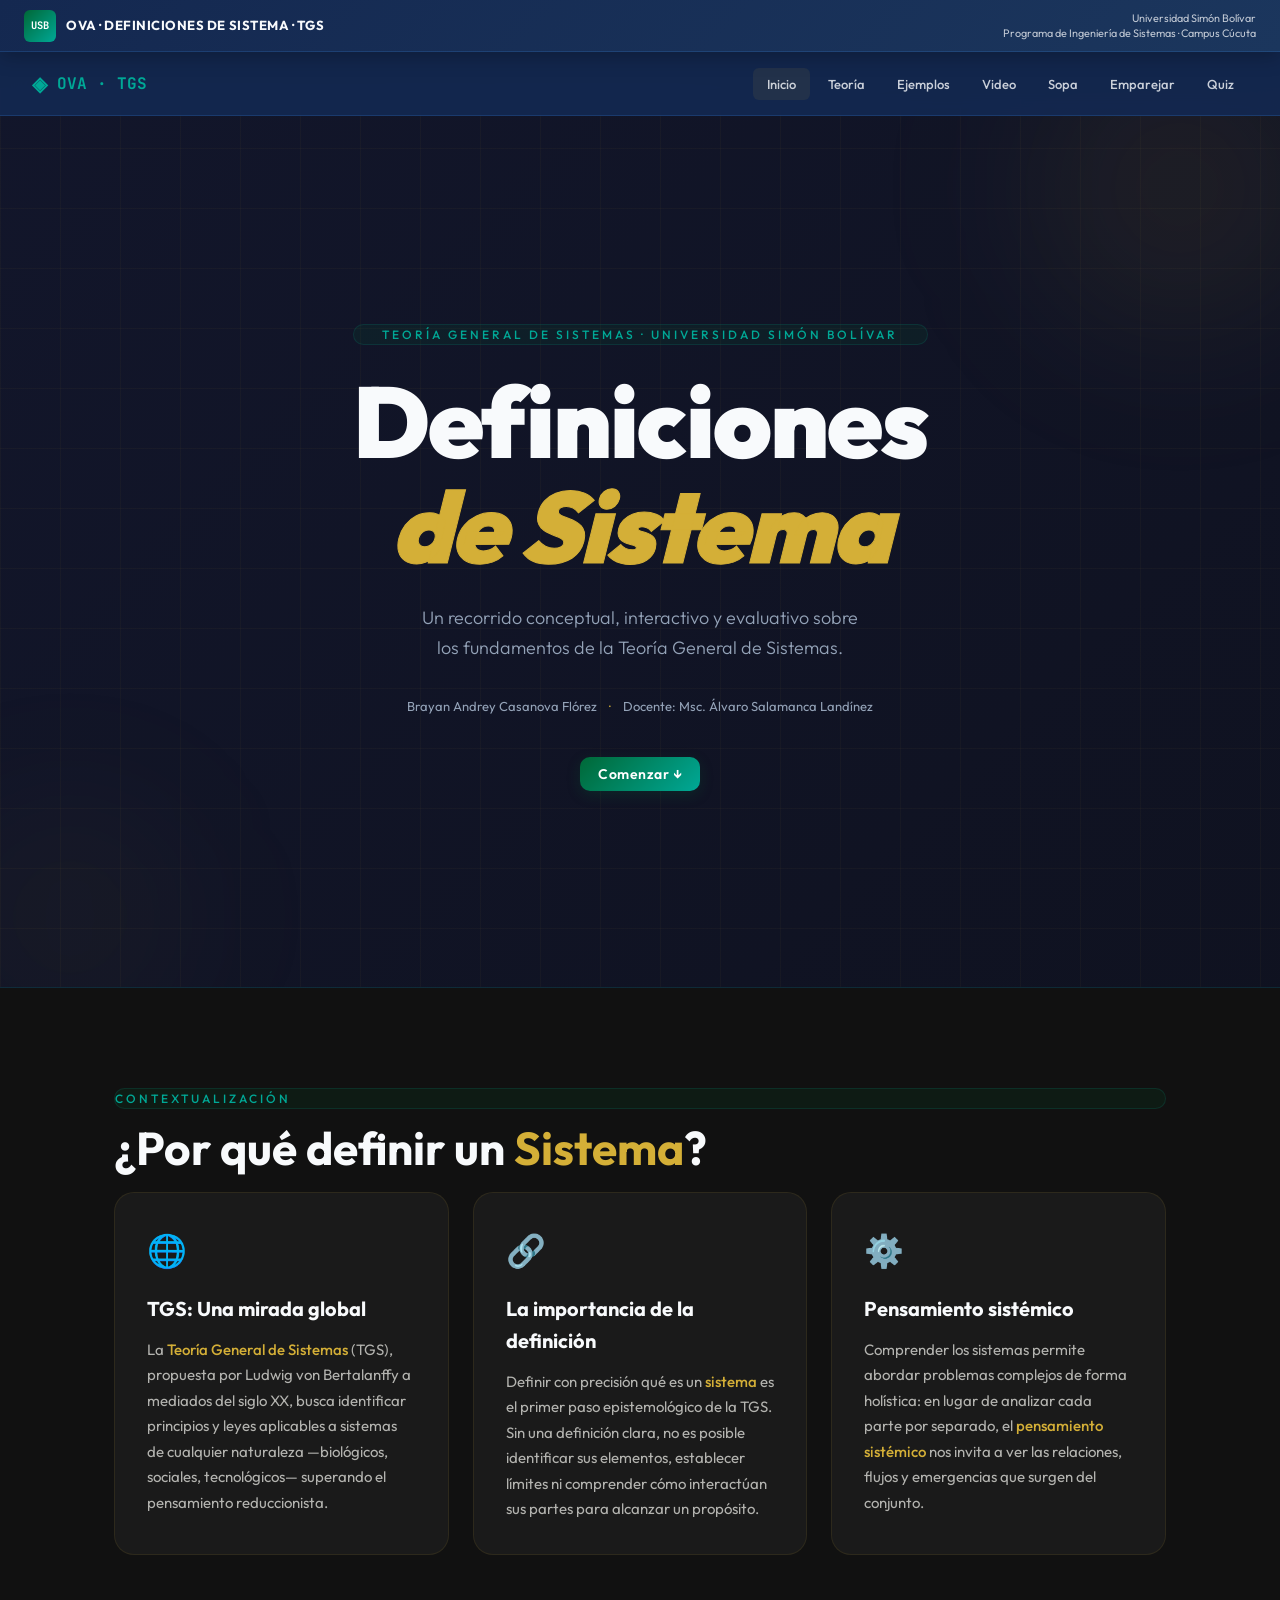
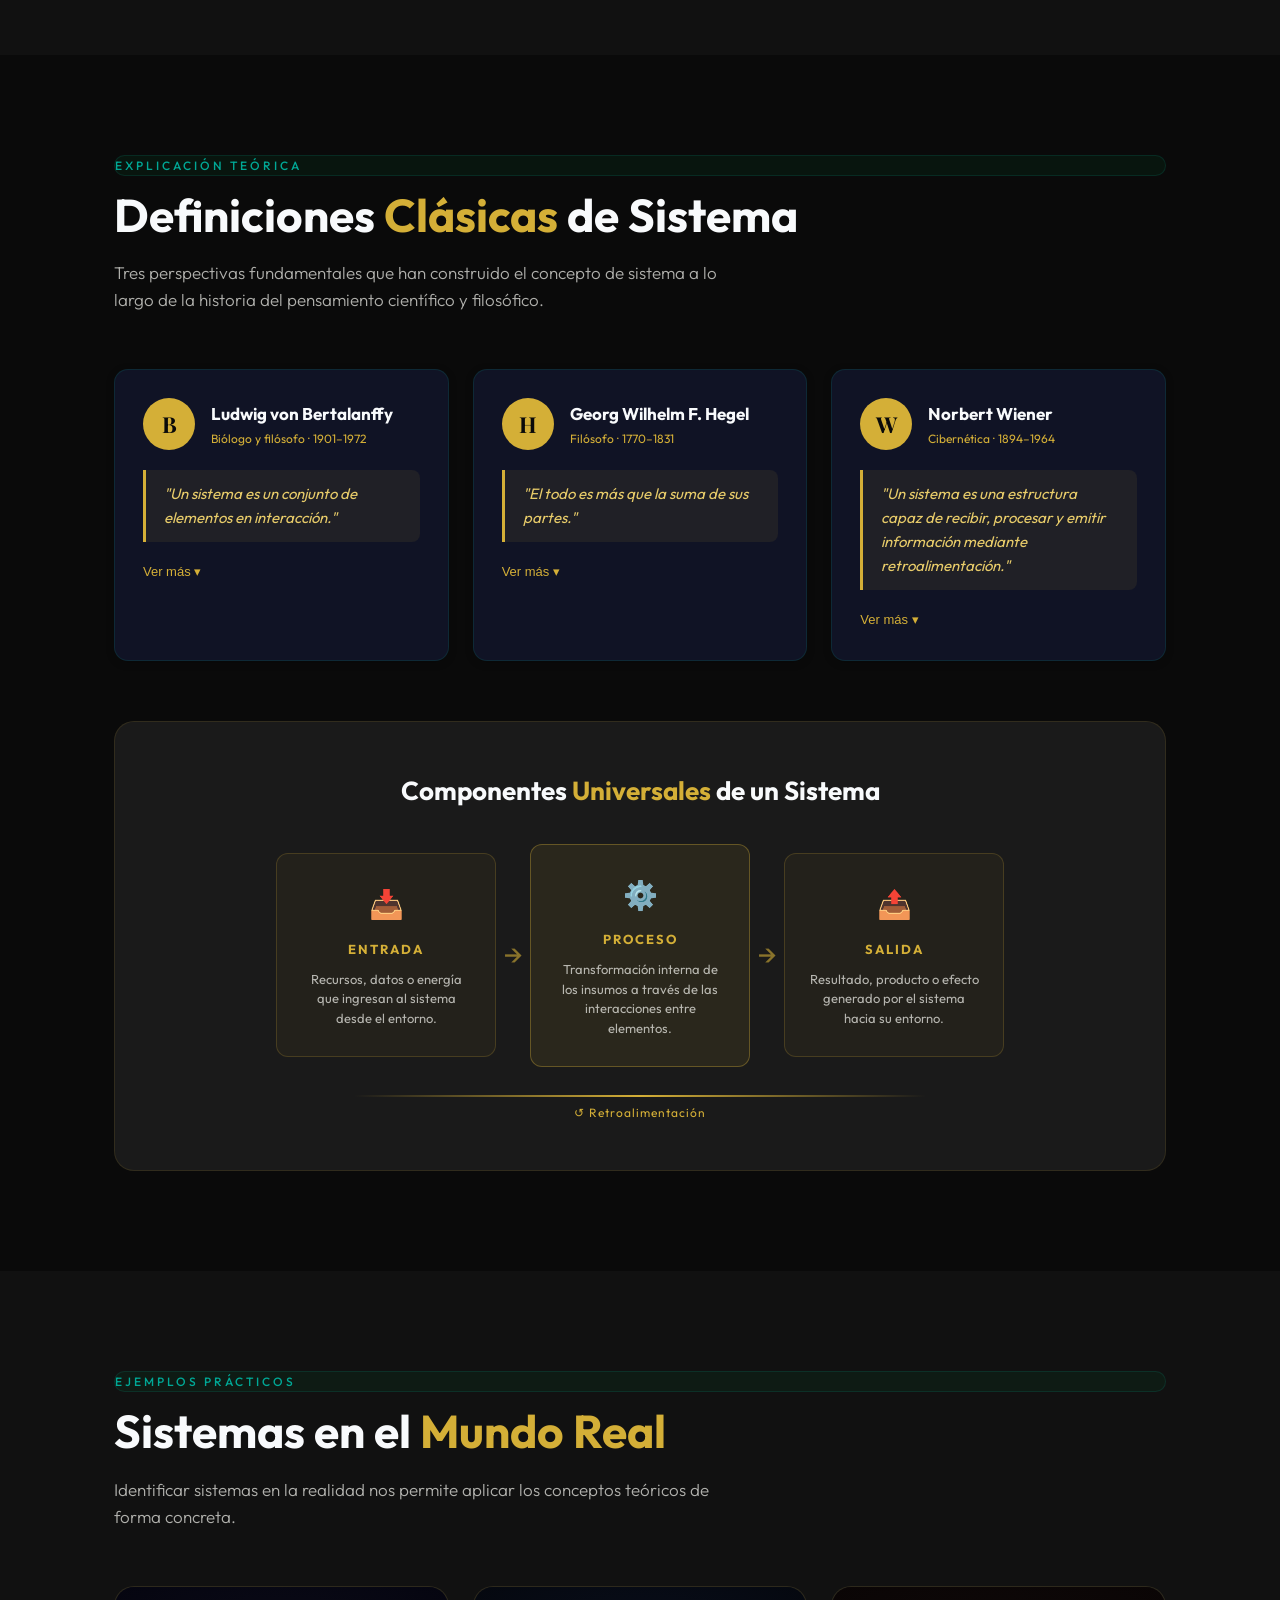
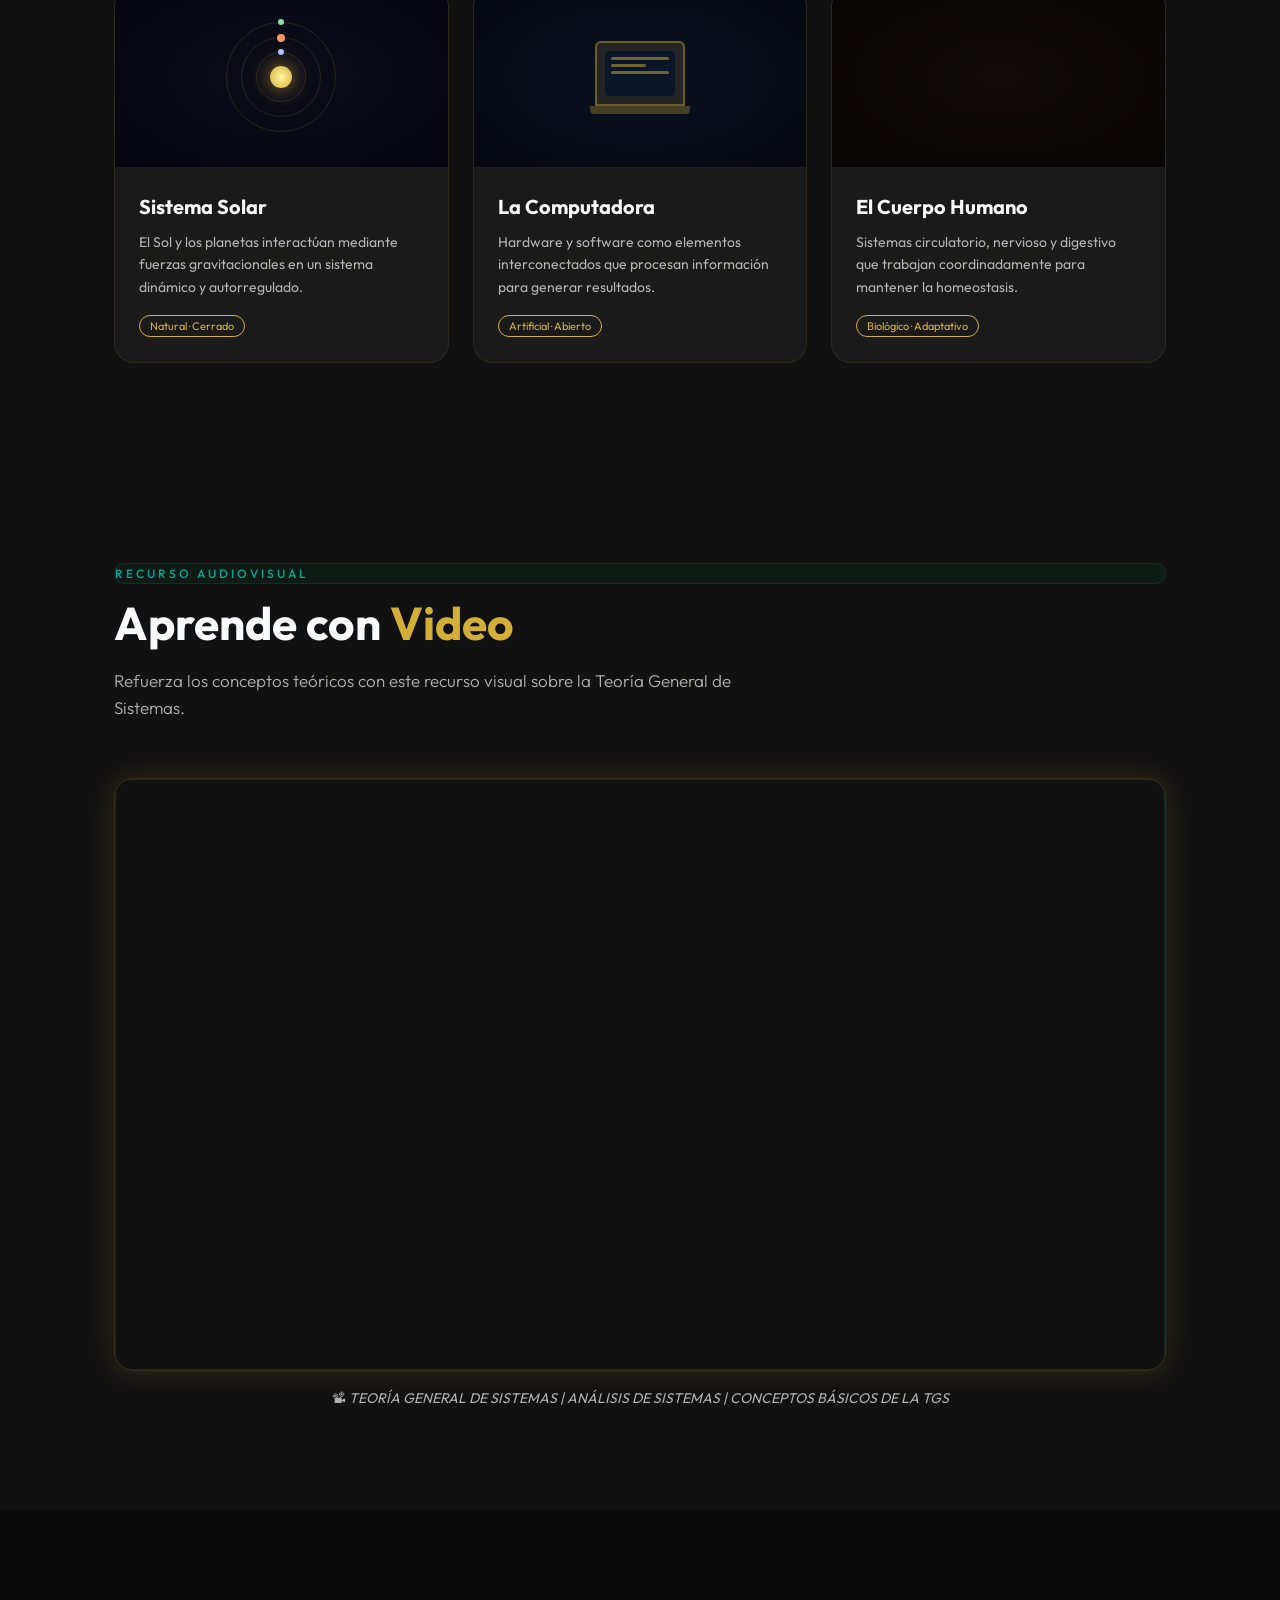
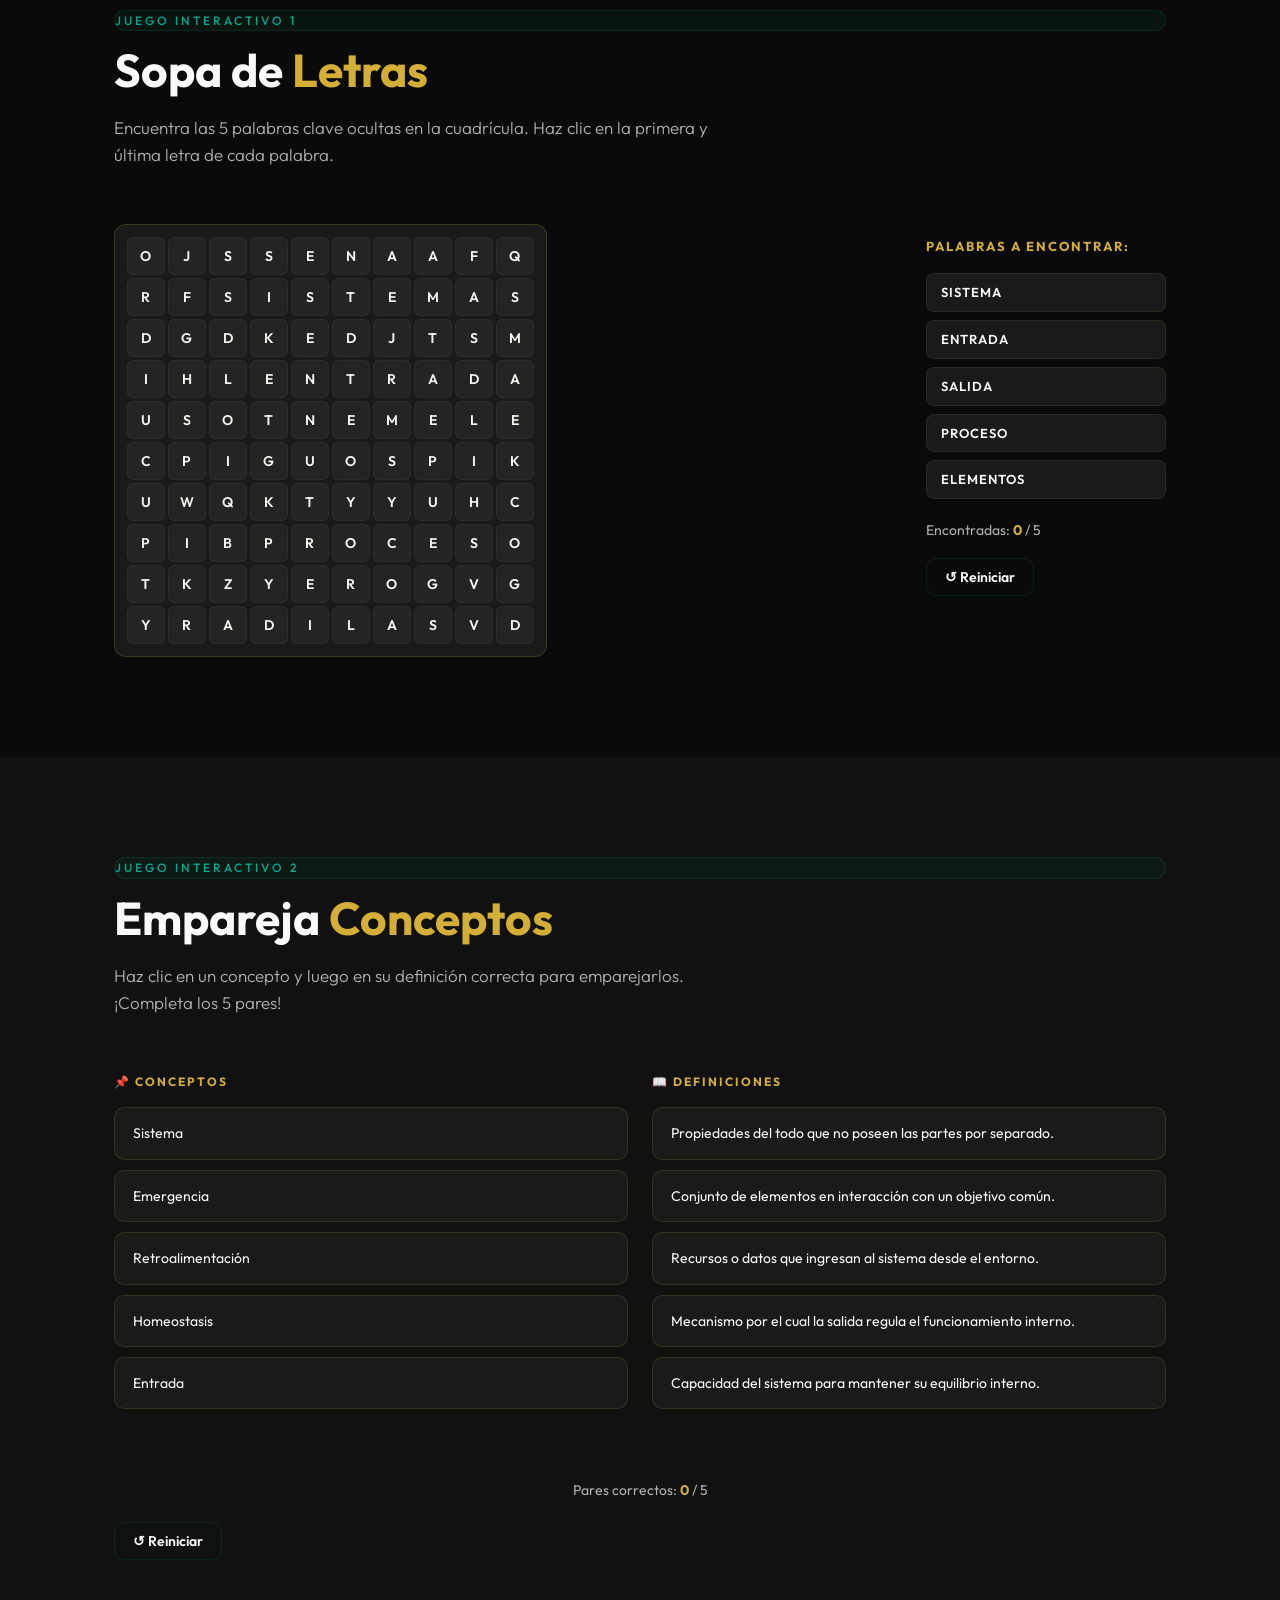
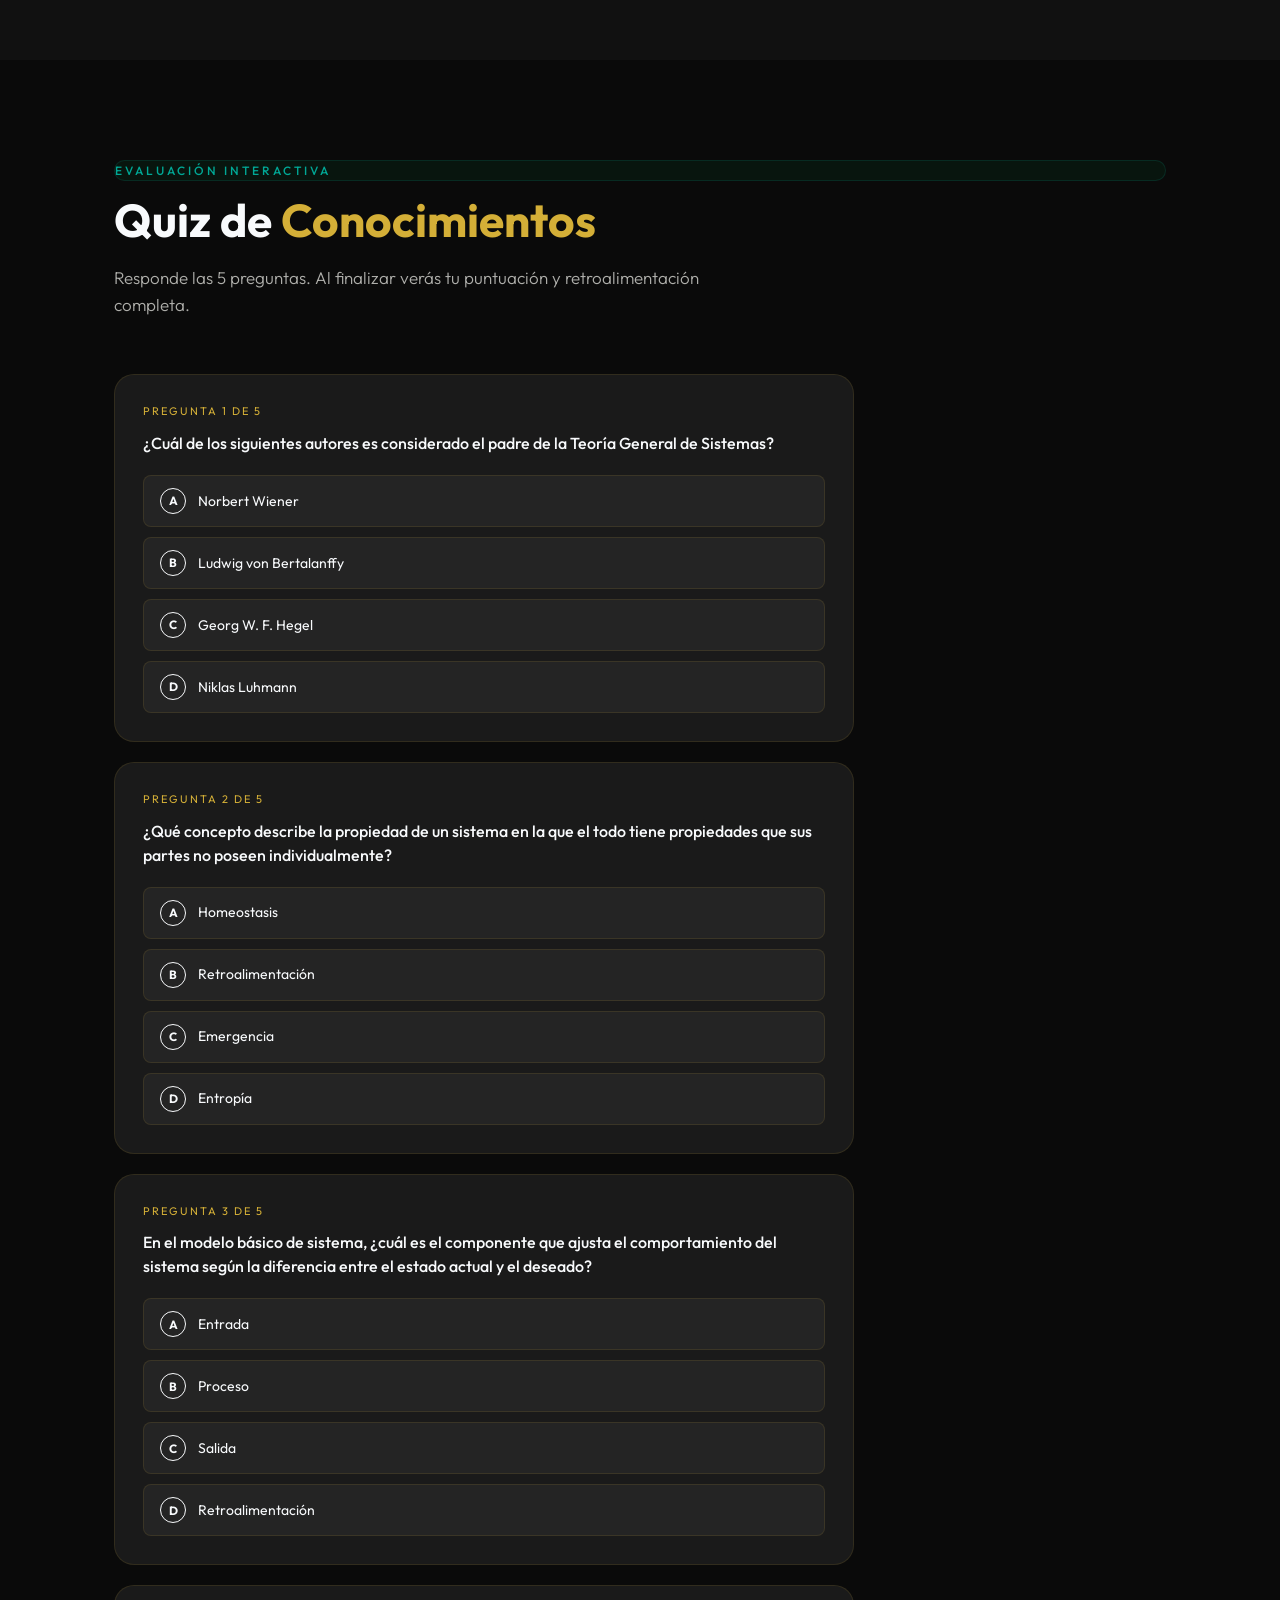
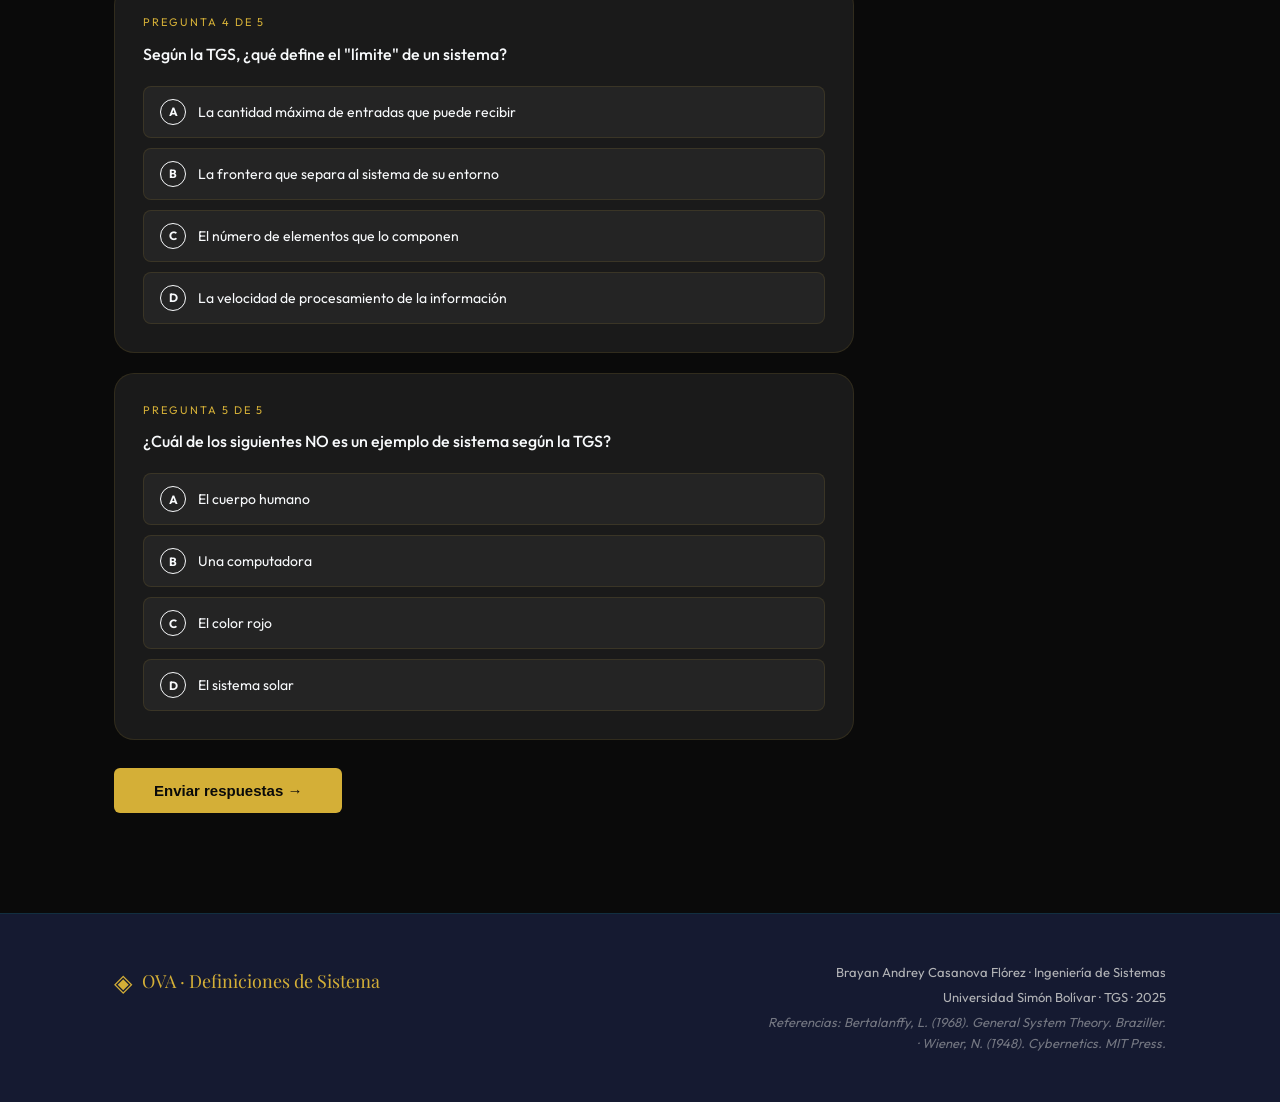
<file: OVAS/OVA_Def_Sistemas/index.html>
<!DOCTYPE html>
<html lang="es" class="tgs-ova-root">
<head>
  <meta charset="UTF-8" />
  <meta name="viewport" content="width=device-width, initial-scale=1.0"/>
  <title>OVA · Definiciones de Sistema · TGS</title>
  <link rel="stylesheet" href="styles.css" />
  <link rel="preconnect" href="https://fonts.googleapis.com">
  <link href="https://fonts.googleapis.com/css2?family=Playfair+Display:wght@400;700;900&family=DM+Sans:wght@300;400;500&display=swap" rel="stylesheet">
  <!-- TGS-DS-USB -->
  <link rel="stylesheet" href="../../shared/tgs-ova-tokens.css">
  <link rel="stylesheet" href="../../shared/tgs-ova-components.css">
  <link rel="stylesheet" href="../../shared/tgs-ova-homologate.css">
  <script src="../../shared/tgs-ova-theme.js" defer></script>
</head>
<body>

  <!-- ═══════════════════════════ NAVBAR ═══════════════════════════ -->
  <nav class="navbar" id="navbar">
    <div class="nav-brand">
      <span class="nav-logo">◈</span>
      <span>OVA · TGS</span>
    </div>
    <button class="hamburger" id="hamburger" aria-label="Menú">
      <span></span><span></span><span></span>
    </button>
    <ul class="nav-links" id="navLinks">
      <li><a href="#intro"     class="nav-link">Inicio</a></li>
      <li><a href="#teoria"    class="nav-link">Teoría</a></li>
      <li><a href="#ejemplos"  class="nav-link">Ejemplos</a></li>
      <li><a href="#video"     class="nav-link">Video</a></li>
      <li><a href="#juego1"    class="nav-link">Sopa</a></li>
      <li><a href="#juego2"    class="nav-link">Emparejar</a></li>
      <li><a href="#quiz"      class="nav-link">Quiz</a></li>
    </ul>
  </nav>

  <!-- ═══════════════════════════ HERO ═══════════════════════════ -->
  <header class="hero" id="intro">
    <div class="hero-bg-grid"></div>
    <div class="hero-content">
      <p class="hero-tag">Teoría General de Sistemas · Universidad Simón Bolívar</p>
      <h1 class="hero-title">Definiciones<br><em>de Sistema</em></h1>
      <p class="hero-sub">Un recorrido conceptual, interactivo y evaluativo sobre<br>los fundamentos de la Teoría General de Sistemas.</p>
      <div class="hero-meta">
        <span>Brayan Andrey Casanova Flórez</span>
        <span class="divider">·</span>
        <span>Docente: Msc. Álvaro Salamanca Landínez</span>
      </div>
      <a href="#teoria" class="btn-primary">Comenzar ↓</a>
    </div>
    <div class="hero-orb orb1"></div>
    <div class="hero-orb orb2"></div>
  </header>

  <!-- ═══════════════════════════ CONTEXTUALIZACIÓN ═══════════════════════════ -->
  <section class="section context-section">
    <div class="container">
      <div class="section-label">Contextualización</div>
      <h2 class="section-title">¿Por qué definir un <span class="gold">Sistema</span>?</h2>
      <div class="context-grid">
        <div class="context-card">
          <div class="context-icon">🌐</div>
          <h3>TGS: Una mirada global</h3>
          <p>La <strong>Teoría General de Sistemas</strong> (TGS), propuesta por Ludwig von Bertalanffy a mediados del siglo XX, busca identificar principios y leyes aplicables a sistemas de cualquier naturaleza —biológicos, sociales, tecnológicos— superando el pensamiento reduccionista.</p>
        </div>
        <div class="context-card">
          <div class="context-icon">🔗</div>
          <h3>La importancia de la definición</h3>
          <p>Definir con precisión qué es un <strong>sistema</strong> es el primer paso epistemológico de la TGS. Sin una definición clara, no es posible identificar sus elementos, establecer límites ni comprender cómo interactúan sus partes para alcanzar un propósito.</p>
        </div>
        <div class="context-card">
          <div class="context-icon">⚙️</div>
          <h3>Pensamiento sistémico</h3>
          <p>Comprender los sistemas permite abordar problemas complejos de forma holística: en lugar de analizar cada parte por separado, el <strong>pensamiento sistémico</strong> nos invita a ver las relaciones, flujos y emergencias que surgen del conjunto.</p>
        </div>
      </div>
    </div>
  </section>

  <!-- ═══════════════════════════ TEORÍA ═══════════════════════════ -->
  <section class="section teoria-section" id="teoria">
    <div class="container">
      <div class="section-label">Explicación Teórica</div>
      <h2 class="section-title">Definiciones <span class="gold">Clásicas</span> de Sistema</h2>
      <p class="section-desc">Tres perspectivas fundamentales que han construido el concepto de sistema a lo largo de la historia del pensamiento científico y filosófico.</p>

      <div class="authors-grid">

        <!-- Bertalanffy -->
        <article class="author-card" data-author="bertalanffy">
          <div class="author-header">
            <div class="author-avatar">B</div>
            <div>
              <h3>Ludwig von Bertalanffy</h3>
              <p class="author-year">Biólogo y filósofo · 1901–1972</p>
            </div>
          </div>
          <blockquote class="def-quote">
            "Un sistema es un conjunto de elementos en interacción."
          </blockquote>
          <div class="def-expand">
            <p>Para Bertalanffy, padre de la TGS, un sistema no puede reducirse a la suma de sus partes. La clave está en las <strong>interacciones</strong>: un sistema biológico, por ejemplo, no funciona si se estudian sus órganos de forma aislada. Sus propiedades emergen de la relación dinámica entre componentes.</p>
            <div class="concepts-chips">
              <span class="chip">Totalidad</span>
              <span class="chip">Interacción</span>
              <span class="chip">Emergencia</span>
              <span class="chip">Límites</span>
            </div>
          </div>
          <button class="btn-expand" onclick="toggleExpand(this)">Ver más ▾</button>
        </article>

        <!-- Hegel -->
        <article class="author-card" data-author="hegel">
          <div class="author-header">
            <div class="author-avatar">H</div>
            <div>
              <h3>Georg Wilhelm F. Hegel</h3>
              <p class="author-year">Filósofo · 1770–1831</p>
            </div>
          </div>
          <blockquote class="def-quote">
            "El todo es más que la suma de sus partes."
          </blockquote>
          <div class="def-expand">
            <p>Aunque anterior a la TGS formal, el holismo hegeliano sentó las bases filosóficas del pensamiento sistémico. Para Hegel, cualquier entidad debe comprenderse en su <strong>totalidad dialéctica</strong>: tesis, antítesis y síntesis son el movimiento dinámico de cualquier sistema que evoluciona hacia estados superiores de organización.</p>
            <div class="concepts-chips">
              <span class="chip">Holismo</span>
              <span class="chip">Dialéctica</span>
              <span class="chip">Síntesis</span>
              <span class="chip">Evolución</span>
            </div>
          </div>
          <button class="btn-expand" onclick="toggleExpand(this)">Ver más ▾</button>
        </article>

        <!-- Cibernética / Wiener -->
        <article class="author-card" data-author="wiener">
          <div class="author-header">
            <div class="author-avatar">W</div>
            <div>
              <h3>Norbert Wiener</h3>
              <p class="author-year">Cibernética · 1894–1964</p>
            </div>
          </div>
          <blockquote class="def-quote">
            "Un sistema es una estructura capaz de recibir, procesar y emitir información mediante retroalimentación."
          </blockquote>
          <div class="def-expand">
            <p>Wiener, padre de la cibernética, define el sistema en términos de flujos de información y control. El concepto de <strong>retroalimentación (feedback)</strong> es central: el sistema ajusta su comportamiento según la diferencia entre el estado actual y el estado deseado. Esta visión conecta sistemas biológicos, mecánicos y sociales bajo un mismo principio regulador.</p>
            <div class="concepts-chips">
              <span class="chip">Retroalimentación</span>
              <span class="chip">Control</span>
              <span class="chip">Información</span>
              <span class="chip">Homeostasis</span>
            </div>
          </div>
          <button class="btn-expand" onclick="toggleExpand(this)">Ver más ▾</button>
        </article>

      </div>

      <!-- Componentes de un sistema -->
      <div class="components-section">
        <h3 class="subsection-title">Componentes <span class="gold">Universales</span> de un Sistema</h3>
        <div class="components-flow">
          <div class="comp-box entrada">
            <div class="comp-icon">📥</div>
            <h4>ENTRADA</h4>
            <p>Recursos, datos o energía que ingresan al sistema desde el entorno.</p>
          </div>
          <div class="arrow-flow">→</div>
          <div class="comp-box proceso">
            <div class="comp-icon">⚙️</div>
            <h4>PROCESO</h4>
            <p>Transformación interna de los insumos a través de las interacciones entre elementos.</p>
          </div>
          <div class="arrow-flow">→</div>
          <div class="comp-box salida">
            <div class="comp-icon">📤</div>
            <h4>SALIDA</h4>
            <p>Resultado, producto o efecto generado por el sistema hacia su entorno.</p>
          </div>
          <div class="feedback-arrow">
            <div class="fb-line"></div>
            <span class="fb-label">↺ Retroalimentación</span>
          </div>
        </div>
      </div>

    </div>
  </section>

  <!-- ═══════════════════════════ EJEMPLOS ═══════════════════════════ -->
  <section class="section ejemplos-section" id="ejemplos">
    <div class="container">
      <div class="section-label">Ejemplos Prácticos</div>
      <h2 class="section-title">Sistemas en el <span class="gold">Mundo Real</span></h2>
      <p class="section-desc">Identificar sistemas en la realidad nos permite aplicar los conceptos teóricos de forma concreta.</p>

      <div class="examples-grid">

        <div class="example-card" onclick="openModal('solar')">
          <div class="example-img solar-img">
            <div class="planet-anim">
              <div class="sun"></div>
              <div class="orbit o1"><div class="planet p1"></div></div>
              <div class="orbit o2"><div class="planet p2"></div></div>
              <div class="orbit o3"><div class="planet p3"></div></div>
            </div>
          </div>
          <div class="example-body">
            <h3>Sistema Solar</h3>
            <p>El Sol y los planetas interactúan mediante fuerzas gravitacionales en un sistema dinámico y autorregulado.</p>
            <span class="example-tag">Natural · Cerrado</span>
          </div>
        </div>

        <div class="example-card" onclick="openModal('computadora')">
          <div class="example-img comp-img">
            <div class="pc-anim">
              <div class="pc-monitor">
                <div class="pc-screen">
                  <div class="code-line"></div>
                  <div class="code-line short"></div>
                  <div class="code-line"></div>
                </div>
              </div>
              <div class="pc-base"></div>
            </div>
          </div>
          <div class="example-body">
            <h3>La Computadora</h3>
            <p>Hardware y software como elementos interconectados que procesan información para generar resultados.</p>
            <span class="example-tag">Artificial · Abierto</span>
          </div>
        </div>

        <div class="example-card" onclick="openModal('cuerpo')">
          <div class="example-img bio-img">
            <div class="body-anim">
              <div class="heartbeat">
                <svg viewBox="0 0 100 50" class="ecg">
                  <polyline points="0,25 20,25 30,5 40,45 50,10 60,40 70,25 100,25" fill="none" stroke="#D4AF37" stroke-width="2"/>
                </svg>
              </div>
            </div>
          </div>
          <div class="example-body">
            <h3>El Cuerpo Humano</h3>
            <p>Sistemas circulatorio, nervioso y digestivo que trabajan coordinadamente para mantener la homeostasis.</p>
            <span class="example-tag">Biológico · Adaptativo</span>
          </div>
        </div>

      </div>
    </div>
  </section>

  <!-- ═══════════════════════════ MODALES DE EJEMPLOS ═══════════════════════════ -->
  <div class="modal-overlay" id="modal-solar" onclick="closeModal('solar')">
    <div class="modal-box" onclick="event.stopPropagation()">
      <button class="modal-close" onclick="closeModal('solar')">✕</button>
      <h3>🌞 Sistema Solar como Sistema</h3>
      <table class="modal-table">
        <tr><th>Componente</th><th>Descripción</th></tr>
        <tr><td><strong>Entrada</strong></td><td>Energía gravitacional, radiación solar, materia interestelar</td></tr>
        <tr><td><strong>Elementos</strong></td><td>Sol, 8 planetas, lunas, asteroides, cometas</td></tr>
        <tr><td><strong>Proceso</strong></td><td>Interacciones gravitacionales, órbitas, fusión nuclear en el Sol</td></tr>
        <tr><td><strong>Salida</strong></td><td>Radiación, calor, luz, condiciones para la vida en la Tierra</td></tr>
        <tr><td><strong>Retroalimentación</strong></td><td>Las perturbaciones gravitacionales son corregidas por el equilibrio orbital (resonancia)</td></tr>
        <tr><td><strong>Límite</strong></td><td>La heliosfera, hasta donde llega la influencia del viento solar</td></tr>
      </table>
    </div>
  </div>

  <div class="modal-overlay" id="modal-computadora" onclick="closeModal('computadora')">
    <div class="modal-box" onclick="event.stopPropagation()">
      <button class="modal-close" onclick="closeModal('computadora')">✕</button>
      <h3>💻 La Computadora como Sistema</h3>
      <table class="modal-table">
        <tr><th>Componente</th><th>Descripción</th></tr>
        <tr><td><strong>Entrada</strong></td><td>Teclado, ratón, archivos, red de internet</td></tr>
        <tr><td><strong>Elementos</strong></td><td>CPU, RAM, disco duro, tarjeta gráfica, SO</td></tr>
        <tr><td><strong>Proceso</strong></td><td>Cómputo, almacenamiento, gestión de recursos</td></tr>
        <tr><td><strong>Salida</strong></td><td>Pantalla, impresora, archivos, audio</td></tr>
        <tr><td><strong>Retroalimentación</strong></td><td>El sistema operativo monitorea el uso de CPU/RAM y regula procesos</td></tr>
        <tr><td><strong>Límite</strong></td><td>El gabinete físico y las interfaces de red definen los límites del sistema</td></tr>
      </table>
    </div>
  </div>

  <div class="modal-overlay" id="modal-cuerpo" onclick="closeModal('cuerpo')">
    <div class="modal-box" onclick="event.stopPropagation()">
      <button class="modal-close" onclick="closeModal('cuerpo')">✕</button>
      <h3>🫀 El Cuerpo Humano como Sistema</h3>
      <table class="modal-table">
        <tr><th>Componente</th><th>Descripción</th></tr>
        <tr><td><strong>Entrada</strong></td><td>Alimentos, agua, oxígeno, estímulos sensoriales</td></tr>
        <tr><td><strong>Elementos</strong></td><td>Órganos, tejidos, células, sistemas (circulatorio, nervioso...)</td></tr>
        <tr><td><strong>Proceso</strong></td><td>Digestión, respiración, circulación, respuesta inmune</td></tr>
        <tr><td><strong>Salida</strong></td><td>Movimiento, calor corporal, desechos, respuestas conductuales</td></tr>
        <tr><td><strong>Retroalimentación</strong></td><td>El hipotálamo regula la temperatura; el páncreas controla la glucosa (homeostasis)</td></tr>
        <tr><td><strong>Límite</strong></td><td>La piel define el límite físico entre el sistema y su entorno</td></tr>
      </table>
    </div>
  </div>

  <!-- ═══════════════════════════ VIDEO ═══════════════════════════ -->
  <section class="section video-section" id="video">
    <div class="container">
      <div class="section-label">Recurso Audiovisual</div>
      <h2 class="section-title">Aprende con <span class="gold">Video</span></h2>
      <p class="section-desc">Refuerza los conceptos teóricos con este recurso visual sobre la Teoría General de Sistemas.</p>
      <div class="video-wrapper">
        <iframe 
          width="560" 
          height="315" 
          src="https://www.youtube-nocookie.com/embed/rcAAGRp1eHk" 
          title="Teoría General de Sistemas - Conceptos Básicos" 
          frameborder="0" 
          allow="accelerometer; autoplay; clipboard-write; encrypted-media; gyroscope; picture-in-picture; web-share" 
          allowfullscreen>
        </iframe>
      </div>
      <p class="video-caption">📽 <em>TEORÍA GENERAL DE SISTEMAS | ANÁLISIS DE SISTEMAS | CONCEPTOS BÁSICOS DE LA TGS</em></p>
    </div>
  </section>

  <!-- ═══════════════════════════ JUEGO 1: SOPA DE LETRAS ═══════════════════════════ -->
  <section class="section game-section" id="juego1">
    <div class="container">
      <div class="section-label">Juego Interactivo 1</div>
      <h2 class="section-title">Sopa de <span class="gold">Letras</span></h2>
      <p class="section-desc">Encuentra las 5 palabras clave ocultas en la cuadrícula. Haz clic en la primera y última letra de cada palabra.</p>

      <div class="game1-layout">
        <div class="wordsearch-panel">
          <div class="grid-container" id="wordGrid"></div>
        </div>
        <div class="wordsearch-sidebar">
          <h4>Palabras a encontrar:</h4>
          <ul class="word-list" id="wordList"></ul>
          <div class="ws-score">
            <span>Encontradas: <strong id="foundCount">0</strong> / 5</span>
          </div>
          <button class="btn-secondary" onclick="initWordSearch()">↺ Reiniciar</button>
          <div id="ws-win-msg" class="win-message" style="display:none">
            🏆 ¡Excelente! Encontraste todas las palabras.
          </div>
        </div>
      </div>
    </div>
  </section>

  <!-- ═══════════════════════════ JUEGO 2: EMPAREJAR ═══════════════════════════ -->
  <section class="section game-section game2-bg" id="juego2">
    <div class="container">
      <div class="section-label">Juego Interactivo 2</div>
      <h2 class="section-title">Empareja <span class="gold">Conceptos</span></h2>
      <p class="section-desc">Haz clic en un concepto y luego en su definición correcta para emparejarlos. ¡Completa los 5 pares!</p>

      <div class="match-game" id="matchGame">
        <div class="match-col" id="matchTerms">
          <h4 class="col-title">📌 Conceptos</h4>
        </div>
        <div class="match-col" id="matchDefs">
          <h4 class="col-title">📖 Definiciones</h4>
        </div>
      </div>

      <div class="match-feedback" id="matchFeedback"></div>
      <div class="match-score">Pares correctos: <strong id="matchScore">0</strong> / 5</div>
      <button class="btn-secondary" onclick="initMatchGame()">↺ Reiniciar</button>
    </div>
  </section>

  <!-- ═══════════════════════════ QUIZ ═══════════════════════════ -->
  <section class="section quiz-section" id="quiz">
    <div class="container">
      <div class="section-label">Evaluación Interactiva</div>
      <h2 class="section-title">Quiz de <span class="gold">Conocimientos</span></h2>
      <p class="section-desc">Responde las 5 preguntas. Al finalizar verás tu puntuación y retroalimentación completa.</p>

      <div class="quiz-container" id="quizContainer">
        <!-- Generado por JS -->
      </div>

      <div class="quiz-result" id="quizResult" style="display:none">
        <div class="result-score" id="resultScore"></div>
        <div class="result-feedback" id="resultFeedback"></div>
        <button class="btn-primary" onclick="initQuiz()">↺ Intentar de nuevo</button>
      </div>
    </div>
  </section>

  <!-- ═══════════════════════════ FOOTER ═══════════════════════════ -->
  <footer class="footer">
    <div class="container footer-inner">
      <div class="footer-brand">
        <span class="footer-logo">◈</span>
        <span>OVA · Definiciones de Sistema</span>
      </div>
      <div class="footer-info">
        <p>Brayan Andrey Casanova Flórez · Ingeniería de Sistemas</p>
        <p>Universidad Simón Bolívar · TGS · 2025</p>
        <p class="footer-ref">Referencias: Bertalanffy, L. (1968). <em>General System Theory</em>. Braziller. · Wiener, N. (1948). <em>Cybernetics</em>. MIT Press.</p>
      </div>
    </div>
  </footer>

  <script src="script.js"></script>
</body>
</html>
</file>
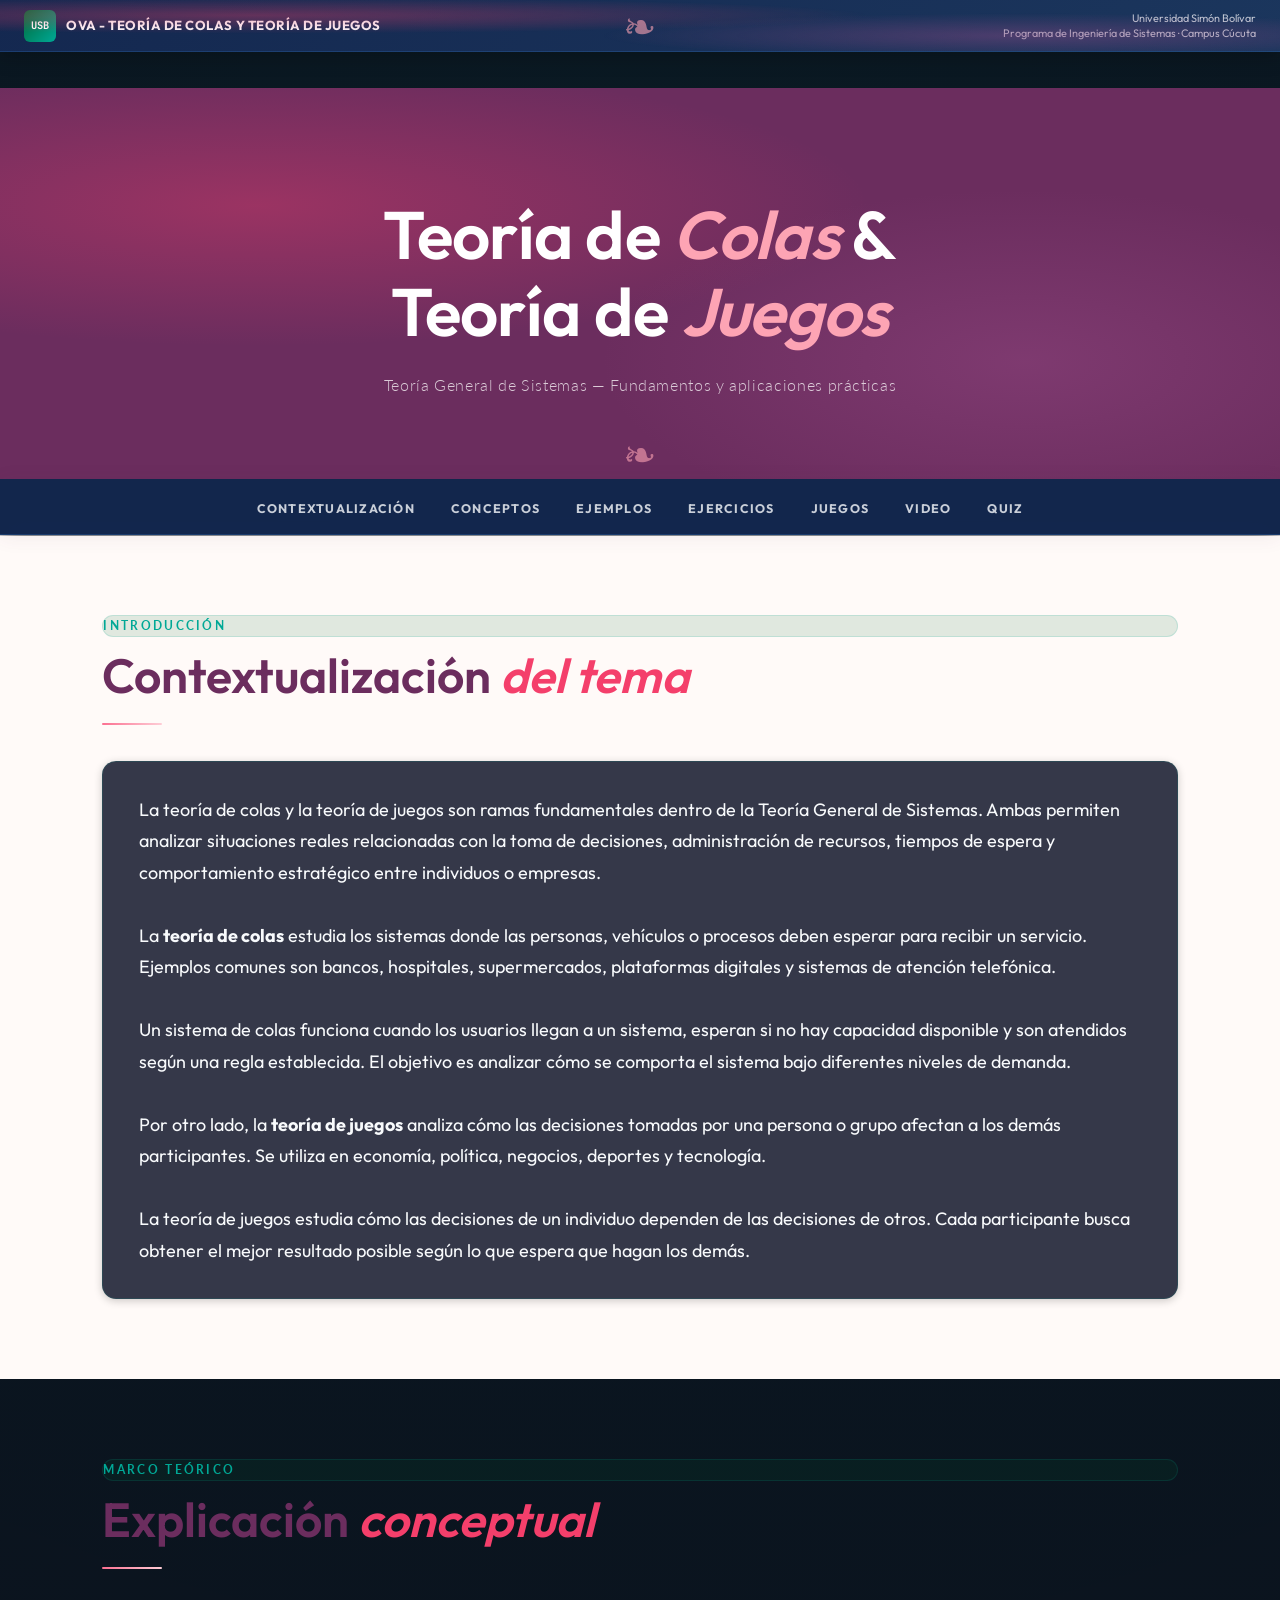
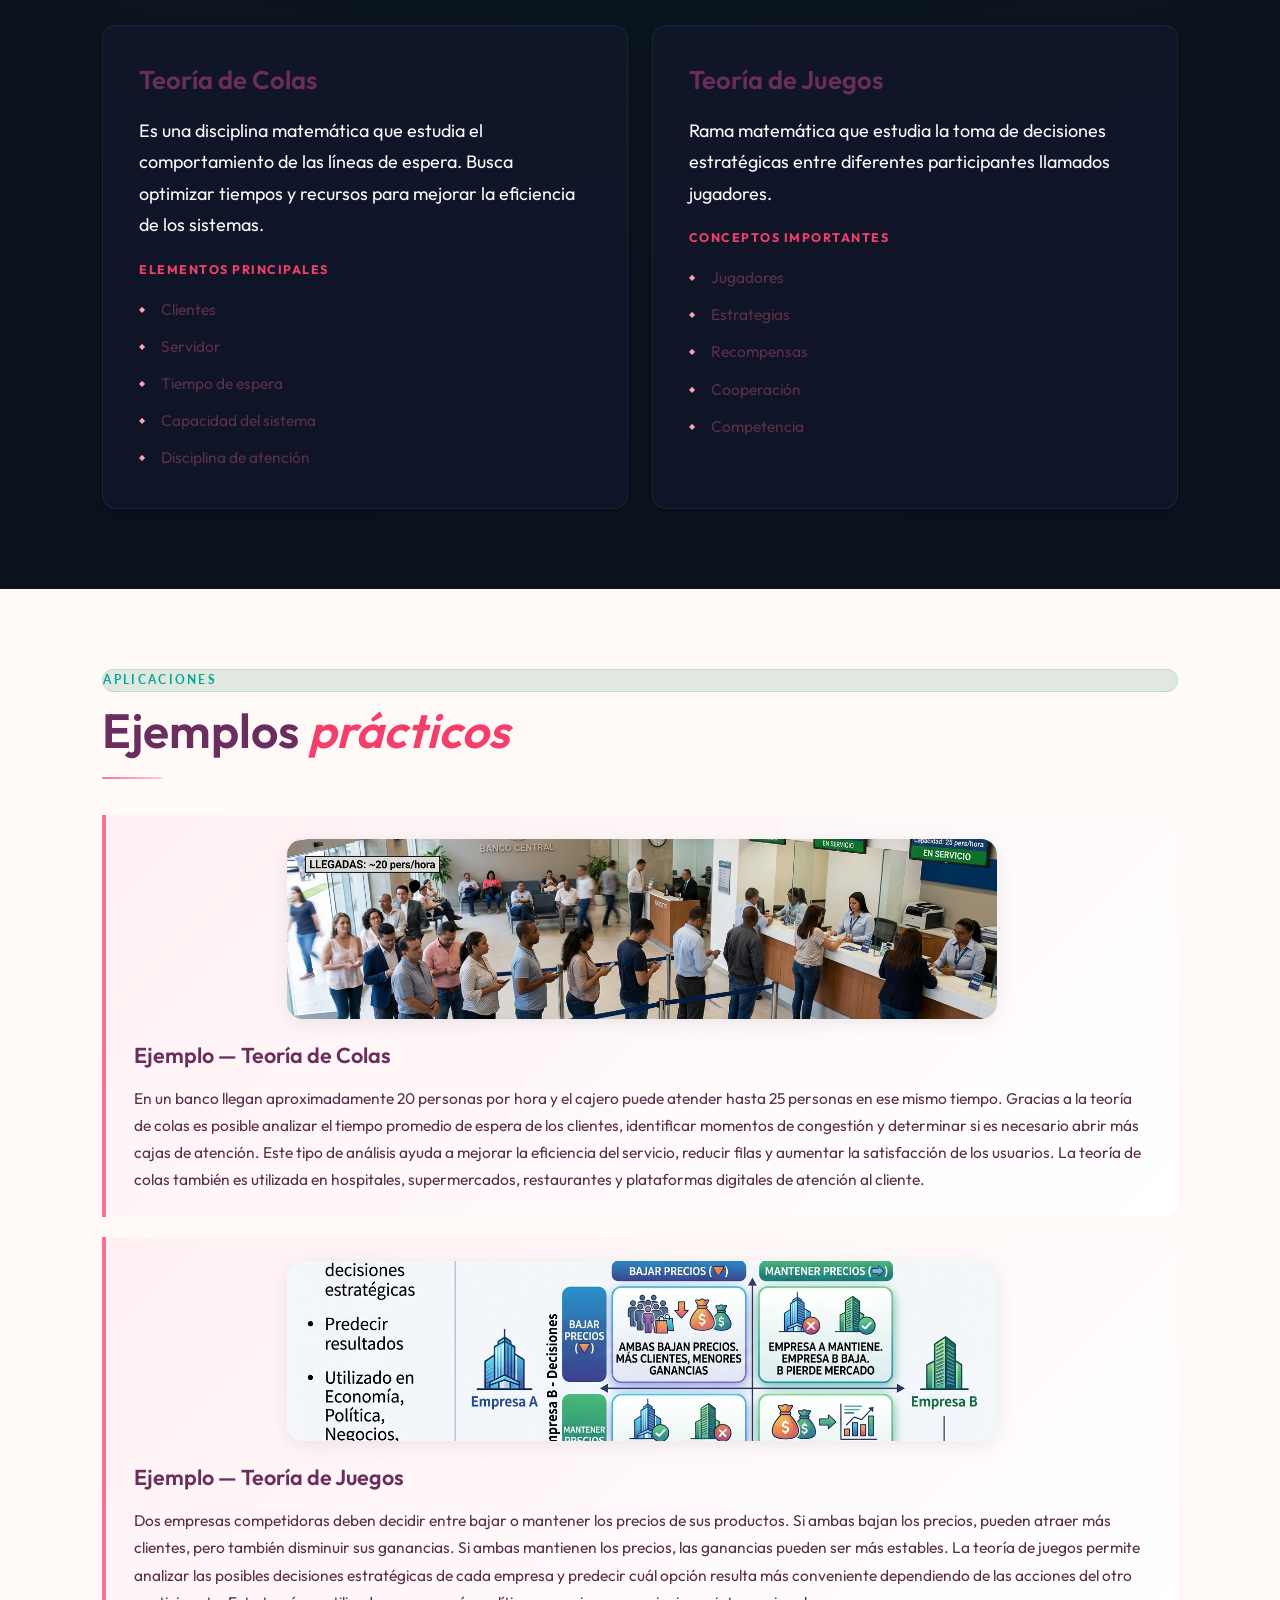
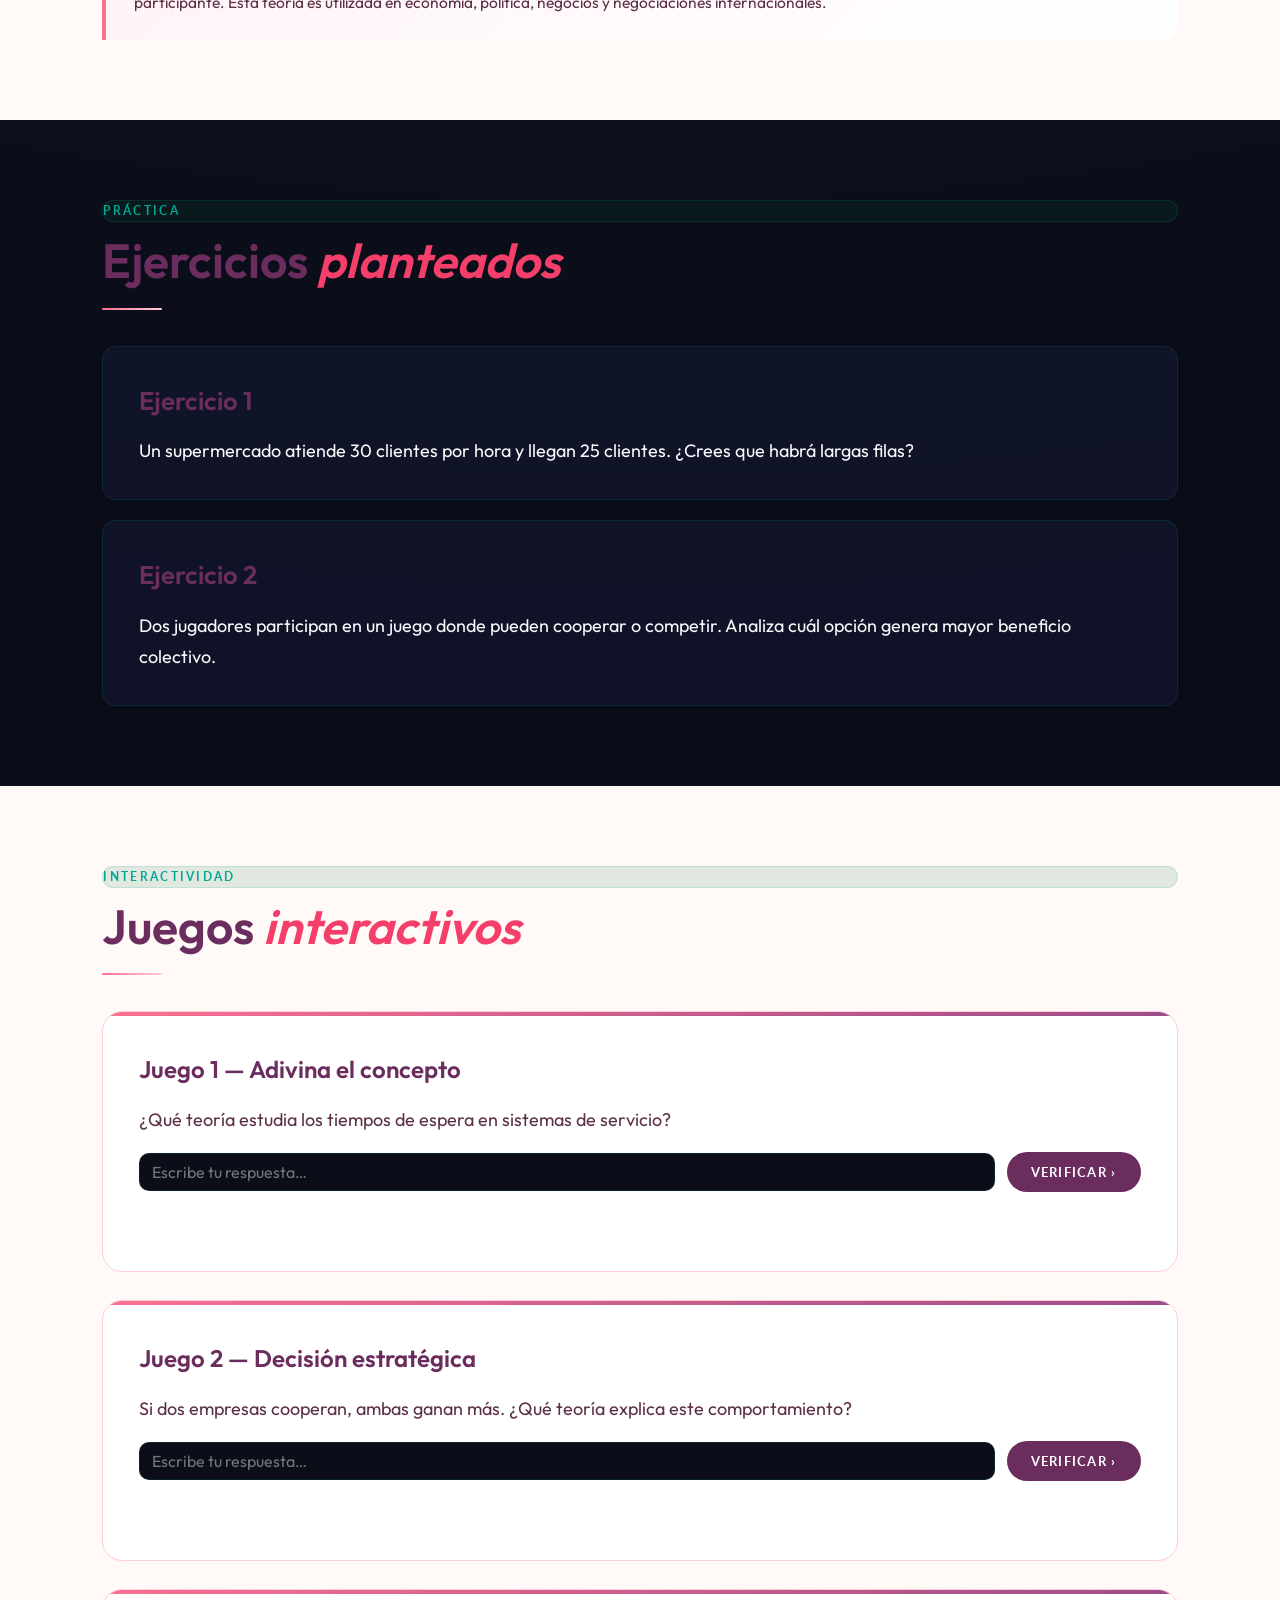
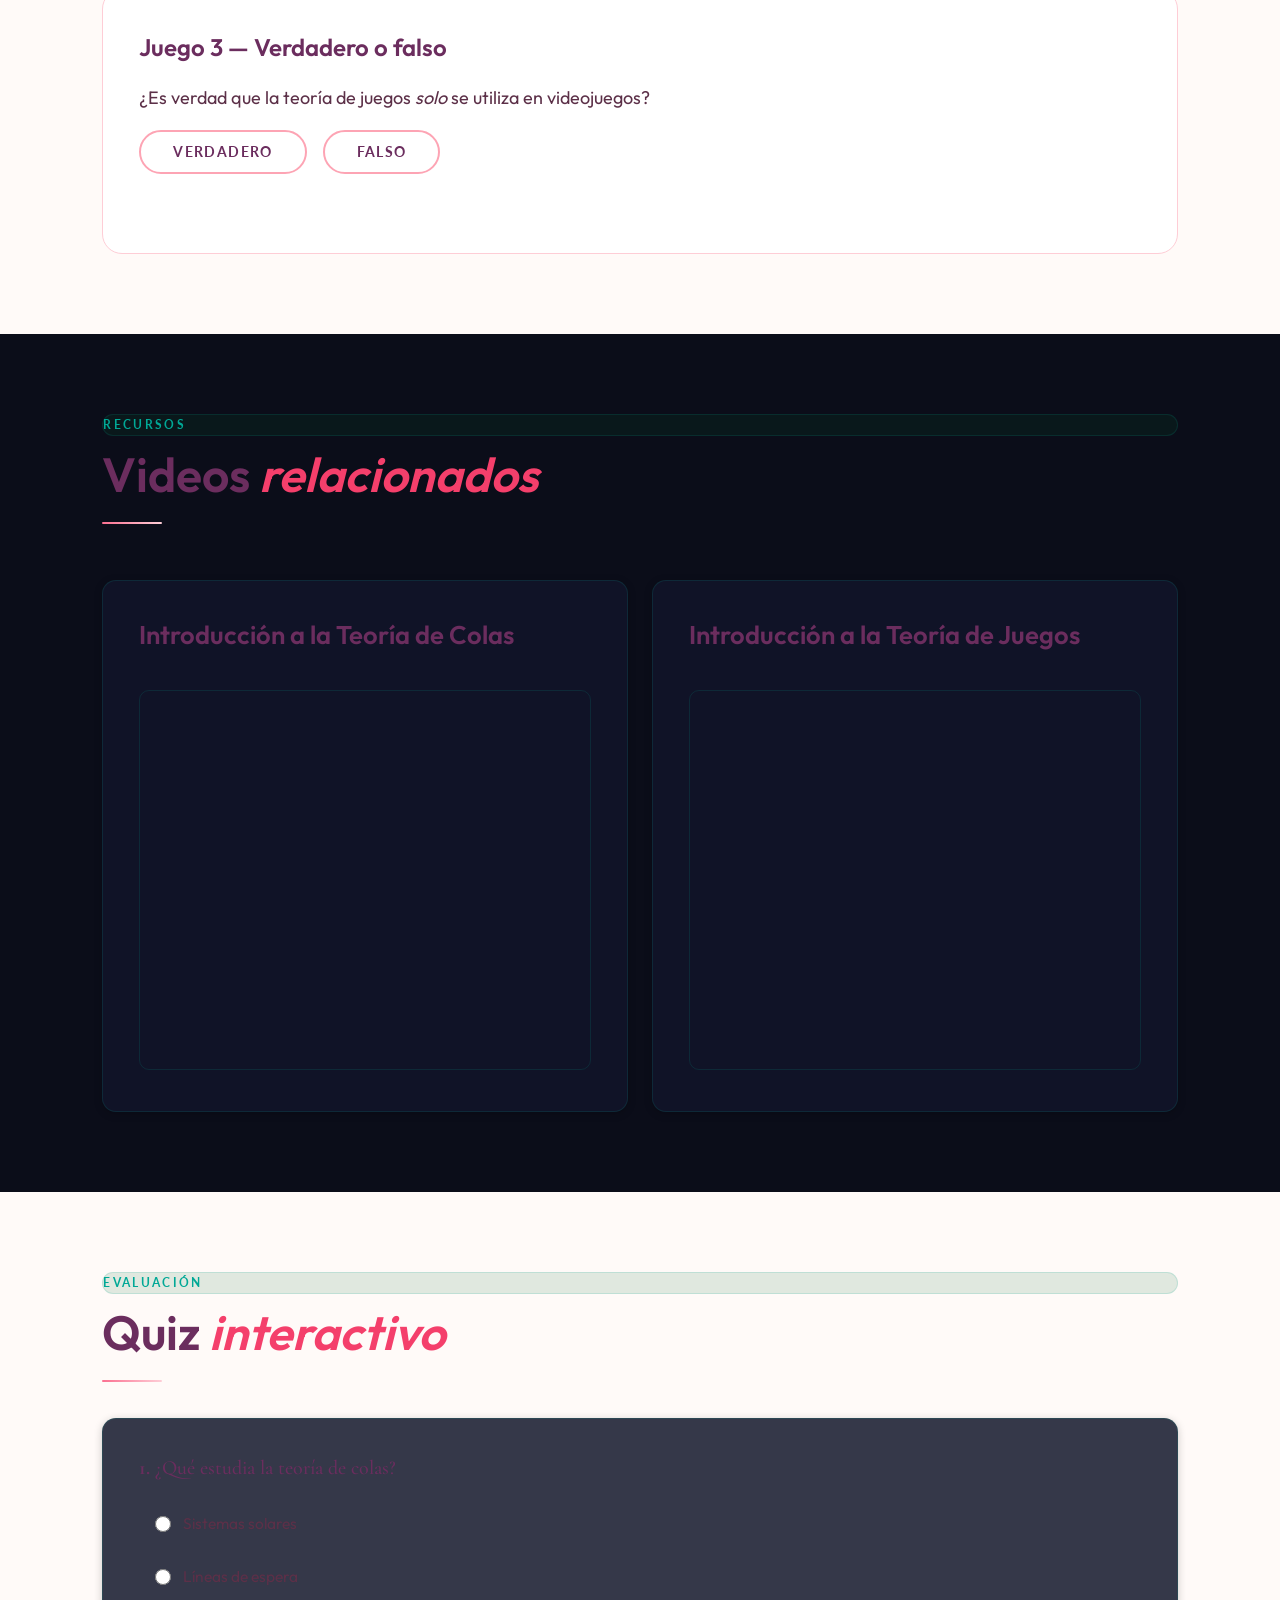
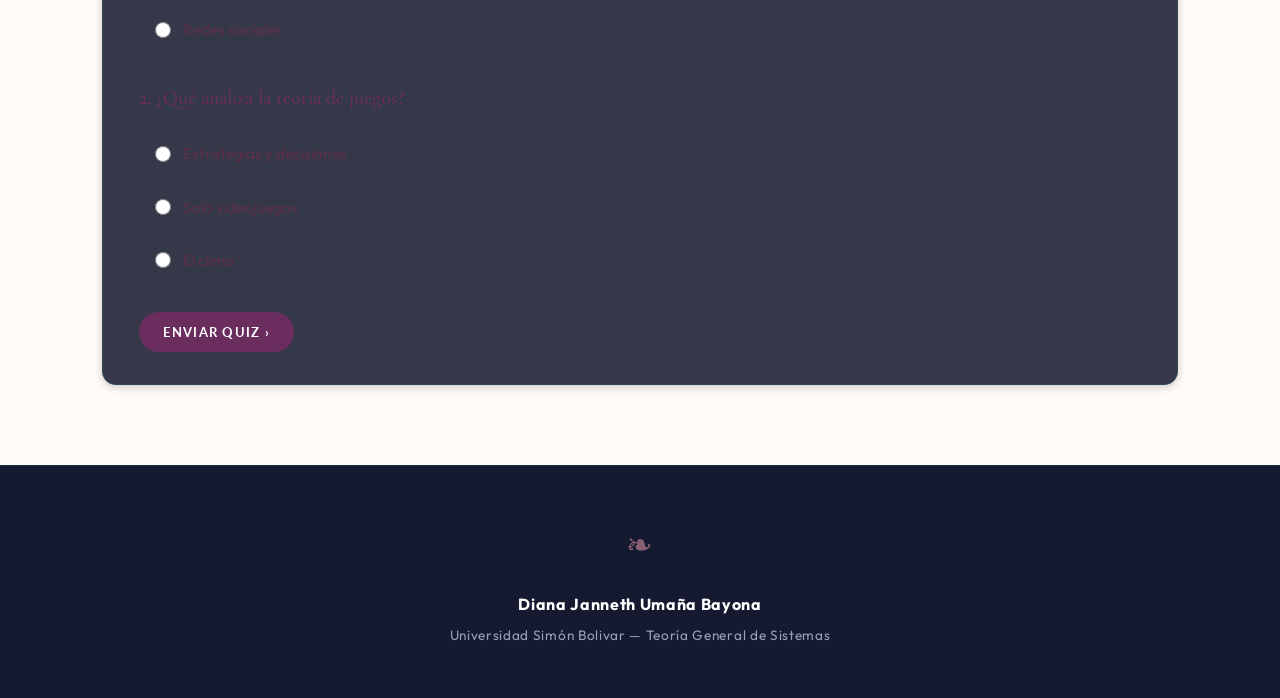
<file: OVAS/OVA_Nana/index.html>
<!DOCTYPE html>
<html lang="es" class="tgs-ova-root">
<head>
  <meta charset="UTF-8">
  <meta name="viewport" content="width=device-width, initial-scale=1.0">
  <title>OVA - Teoría de Colas y Teoría de Juegos</title>
  <link rel="preconnect" href="https://fonts.googleapis.com">
  <link rel="preconnect" href="https://fonts.gstatic.com" crossorigin>
  <link href="https://fonts.googleapis.com/css2?family=Cormorant+Garamond:ital,wght@0,300;0,400;0,500;0,600;0,700;1,300;1,400;1,600&family=EB+Garamond:ital,wght@0,400;0,500;1,400&family=Lato:wght@300;400;700&display=swap" rel="stylesheet">
  <style>

    :root {
      --rose-50: #fff1f3;
      --rose-100: #ffe4e8;
      --rose-200: #fecdd6;
      --rose-300: #fda4b4;
      --rose-400: #fb7091;
      --rose-500: #f43f6b;
      --rose-600: #e11d55;
      --rose-700: #be1246;
      --rose-800: #9f1239;
      --plum: #6b2d5e;
      --plum-light: #9b4d8a;
      --cream: #fdf8f5;
      --warm-white: #fffaf8;
      --text-dark: #2a1520;
      --text-mid: #5c3048;
      --text-muted: #9a6880;
    }

    * { margin:0; padding:0; box-sizing:border-box; }
    html { scroll-behavior: smooth; }

    body {
      background: var(--cream);
      color: var(--text-dark);
      font-family: 'EB Garamond', serif;
      font-size: 18px;
      line-height: 1.75;
    }

    /* ─── HEADER ─── */
    header {
      position: relative;
      background: var(--plum);
      overflow: hidden;
      padding: 90px 20px 80px;
      text-align: center;
    }

    header::before {
      content: '';
      position: absolute;
      inset: 0;
      background:
        radial-gradient(ellipse 80% 60% at 20% 30%, rgba(244,63,107,0.35) 0%, transparent 60%),
        radial-gradient(ellipse 60% 80% at 80% 70%, rgba(155,77,138,0.4) 0%, transparent 55%);
    }

    header::after {
      content: '❧';
      position: absolute;
      bottom: -10px;
      left: 50%;
      transform: translateX(-50%);
      font-size: 2.5rem;
      color: var(--rose-300);
      opacity: 0.6;
    }

    .header-ornament {
      font-family: 'Cormorant Garamond', serif;
      font-style: italic;
      font-weight: 300;
      color: var(--rose-300);
      font-size: 1.1rem;
      letter-spacing: 0.25em;
      text-transform: uppercase;
      margin-bottom: 18px;
      position: relative;
      animation: fadeDown 0.8s ease both;
    }

    header h1 {
      font-family: 'Cormorant Garamond', serif;
      font-weight: 600;
      font-size: clamp(2.4rem, 6vw, 4.2rem);
      color: #fff;
      line-height: 1.15;
      position: relative;
      animation: fadeDown 0.9s ease 0.1s both;
      letter-spacing: -0.01em;
    }

    header h1 em {
      font-style: italic;
      color: var(--rose-300);
    }

    header p {
      font-family: 'Lato', sans-serif;
      font-weight: 300;
      font-size: 1rem;
      color: rgba(255,255,255,0.75);
      max-width: 560px;
      margin: 20px auto 0;
      letter-spacing: 0.04em;
      position: relative;
      animation: fadeDown 1s ease 0.2s both;
    }

    /* ─── NAV ─── */
    nav {
      background: var(--warm-white);
      border-bottom: 1px solid var(--rose-200);
      position: sticky;
      top: 0;
      z-index: 100;
      box-shadow: 0 2px 20px rgba(107,45,94,0.08);
    }

    nav ul {
      display: flex;
      justify-content: center;
      flex-wrap: wrap;
      gap: 4px;
      list-style: none;
      padding: 12px 16px;
    }

    nav a {
      font-family: 'Lato', sans-serif;
      font-size: 0.78rem;
      font-weight: 700;
      letter-spacing: 0.1em;
      text-transform: uppercase;
      color: var(--text-mid);
      text-decoration: none;
      padding: 7px 16px;
      border-radius: 40px;
      transition: all 0.25s;
    }

    nav a:hover {
      background: var(--rose-100);
      color: var(--rose-600);
    }

    /* ─── SECTIONS ─── */
    section {
      padding: 80px 8%;
    }

    section:nth-child(even) {
      background: var(--warm-white);
    }

    .section-label {
      font-family: 'Lato', sans-serif;
      font-size: 0.72rem;
      letter-spacing: 0.2em;
      text-transform: uppercase;
      color: var(--rose-500);
      font-weight: 700;
      margin-bottom: 10px;
    }

    h2 {
      font-family: 'Cormorant Garamond', serif;
      font-weight: 600;
      font-size: clamp(2rem, 4vw, 3rem);
      color: var(--plum);
      margin-bottom: 10px;
      line-height: 1.2;
    }

    h2 em { font-style: italic; color: var(--rose-500); }

    .divider {
      width: 60px;
      height: 2px;
      background: linear-gradient(90deg, var(--rose-400), var(--rose-200));
      margin: 18px 0 36px;
      border-radius: 2px;
    }

    /* ─── CARDS ─── */
    .card {
      background: #fff;
      border-radius: 20px;
      padding: 32px 36px;
      margin-top: 20px;
      border: 1px solid var(--rose-100);
      box-shadow: 0 4px 30px rgba(107,45,94,0.07);
      transition: transform 0.3s, box-shadow 0.3s;
    }

    .card:hover {
      transform: translateY(-3px);
      box-shadow: 0 12px 40px rgba(107,45,94,0.13);
    }

    .card h3 {
      font-family: 'Cormorant Garamond', serif;
      font-weight: 600;
      font-size: 1.6rem;
      color: var(--plum);
      margin-bottom: 12px;
    }

    .card h4 {
      font-family: 'Lato', sans-serif;
      font-size: 0.78rem;
      letter-spacing: 0.12em;
      text-transform: uppercase;
      color: var(--rose-500);
      font-weight: 700;
      margin: 18px 0 10px;
    }

    .card ul {
      list-style: none;
      padding: 0;
    }

    .card ul li {
      padding: 5px 0 5px 22px;
      position: relative;
      color: var(--text-mid);
      font-size: 0.97rem;
    }

    .card ul li::before {
      content: '◆';
      position: absolute;
      left: 0;
      color: var(--rose-300);
      font-size: 0.5rem;
      top: 11px;
    }

    .grid {
      display: grid;
      grid-template-columns: repeat(auto-fit, minmax(min(100%, 280px), 1fr));
      gap: 24px;
      margin-top: 24px;
    }

    /* ─── EXAMPLES ─── */
    .example {
      background: linear-gradient(135deg, var(--rose-50), #fff);
      border-left: 4px solid var(--rose-400);
      border-radius: 0 16px 16px 0;
      padding: 24px 28px;
      margin-top: 20px;
    }

    .example h3 {
      font-family: 'Cormorant Garamond', serif;
      font-size: 1.35rem;
      font-weight: 600;
      color: var(--plum);
      margin-bottom: 10px;
    }

    .example p {
      color: var(--text-mid);
      font-size: 0.97rem;
    }
    .example img{
width:70%;
max-width:100%;
height:180px;
object-fit:cover;
display:block;
margin:auto;
margin-bottom:18px;
border-radius:16px;
box-shadow:0 4px 20px rgba(0,0,0,0.08);
}


    /* ─── GAME BOXES ─── */
    .game-box {
      background: #fff;
      border: 1px solid var(--rose-200);
      border-radius: 20px;
      padding: 36px;
      margin-top: 28px;
      position: relative;
      overflow: hidden;
      transition: box-shadow 0.3s;
    }

    .game-box::before {
      content: '';
      position: absolute;
      top: 0; left: 0; right: 0;
      height: 4px;
      background: linear-gradient(90deg, var(--rose-400), var(--plum-light));
    }

    .game-box:hover { box-shadow: 0 8px 40px rgba(107,45,94,0.12); }

    .game-box h3 {
      font-family: 'Cormorant Garamond', serif;
      font-size: 1.5rem;
      font-weight: 600;
      color: var(--plum);
      margin-bottom: 14px;
    }

    .game-box p { color: var(--text-mid); margin-bottom: 16px; }

    .game-input {
      display: flex;
      gap: 12px;
      align-items: center;
      flex-wrap: wrap;
    }

    .game-input input {
      flex: 1;
      min-width: 180px;
      font-family: 'EB Garamond', serif;
      font-size: 1rem;
      padding: 12px 18px;
      border: 1.5px solid var(--rose-200);
      border-radius: 12px;
      outline: none;
      background: var(--rose-50);
      color: var(--text-dark);
      transition: border-color 0.2s, box-shadow 0.2s;
    }

    .game-input input:focus {
      border-color: var(--rose-400);
      box-shadow: 0 0 0 3px rgba(244,63,107,0.12);
    }

    /* ─── BUTTONS ─── */
    .btn {
      font-family: 'Lato', sans-serif;
      font-size: 0.8rem;
      font-weight: 700;
      letter-spacing: 0.1em;
      text-transform: uppercase;
      background: var(--plum);
      color: #fff;
      border: none;
      padding: 12px 24px;
      border-radius: 40px;
      cursor: pointer;
      transition: all 0.25s;
      display: inline-flex;
      align-items: center;
      gap: 6px;
    }

    .btn:hover {
      background: var(--rose-600);
      transform: translateY(-2px);
      box-shadow: 0 6px 20px rgba(244,63,107,0.3);
    }

    .btn:active { transform: translateY(0); }

    .btn-outline {
      background: transparent;
      color: var(--plum);
      border: 2px solid var(--rose-300);
    }

    .btn-outline:hover {
      background: var(--rose-50);
      border-color: var(--rose-500);
      color: var(--rose-600);
      box-shadow: none;
    }

    .btn-vf {
      background: transparent;
      color: var(--plum);
      border: 2px solid var(--rose-300);
      padding: 12px 32px;
      font-size: 0.85rem;
    }

    .btn-vf:hover {
      background: var(--plum);
      color: #fff;
      border-color: var(--plum);
      transform: translateY(-2px);
      box-shadow: 0 6px 20px rgba(107,45,94,0.25);
    }

    /* ─── RESULT MESSAGES ─── */
    .result-msg {
      display: inline-flex;
      align-items: center;
      gap: 8px;
      margin-top: 14px;
      padding: 10px 20px;
      border-radius: 40px;
      font-family: 'Lato', sans-serif;
      font-size: 0.85rem;
      font-weight: 700;
      opacity: 0;
      transform: translateY(8px);
      transition: opacity 0.4s, transform 0.4s;
    }

    .result-msg.show {
      opacity: 1;
      transform: translateY(0);
    }

    .result-msg.success {
      background: #f0fdf4;
      color: #16a34a;
      border: 1px solid #bbf7d0;
    }

    .result-msg.error {
      background: #fff1f2;
      color: #e11d48;
      border: 1px solid #fecdd3;
    }

    /* ─── QUIZ ─── */
    .quiz-question {
      margin-bottom: 28px;
    }

    .quiz-question p {
      font-family: 'Cormorant Garamond', serif;
      font-size: 1.25rem;
      font-weight: 500;
      color: var(--plum);
      margin-bottom: 14px;
    }

    .radio-option {
      display: flex;
      align-items: center;
      gap: 12px;
      padding: 10px 16px;
      border-radius: 10px;
      cursor: pointer;
      transition: background 0.2s;
      font-size: 0.97rem;
      color: var(--text-mid);
      margin-bottom: 6px;
    }

    .radio-option:hover { background: var(--rose-50); }

    .radio-option input[type="radio"] {
      accent-color: var(--rose-500);
      width: 16px;
      height: 16px;
      cursor: pointer;
    }

    #resultadoQuiz {
      font-family: 'Cormorant Garamond', serif;
      font-size: 1.5rem;
      font-weight: 600;
      color: var(--plum);
      margin-top: 20px;
      padding: 20px 28px;
      background: var(--rose-50);
      border-radius: 16px;
      border: 1px solid var(--rose-200);
      display: none;
    }

    /* ─── VIDEOS ─── */
    iframe {
      width: 100%;
      max-width: 100%;
      height: 380px;
      border: none;
      border-radius: 16px;
      margin-top: 20px;
    }

    /* ─── FOOTER ─── */
    footer {
      background: var(--plum);
      color: rgba(255,255,255,0.7);
      text-align: center;
      padding: 50px 20px;
      font-family: 'Lato', sans-serif;
      font-size: 0.85rem;
      letter-spacing: 0.05em;
      position: relative;
    }

    footer::before {
      content: '❧';
      display: block;
      font-size: 2rem;
      color: var(--rose-300);
      opacity: 0.5;
      margin-bottom: 18px;
    }

    footer strong {
      display: block;
      font-weight: 700;
      color: #fff;
      font-size: 1rem;
      margin-bottom: 6px;
    }

    /* ─── ANIMATIONS ─── */
    @keyframes fadeDown {
      from { opacity: 0; transform: translateY(-18px); }
      to   { opacity: 1; transform: translateY(0); }
    }

    @keyframes popIn {
      0%   { transform: scale(0.85); opacity: 0; }
      70%  { transform: scale(1.04); }
      100% { transform: scale(1); opacity: 1; }
    }

    @keyframes shake {
      0%,100% { transform: translateX(0); }
      20%     { transform: translateX(-6px); }
      40%     { transform: translateX(6px); }
      60%     { transform: translateX(-4px); }
      80%     { transform: translateX(4px); }
    }

    @keyframes confettiFall {
      0%   { transform: translateY(-20px) rotate(0deg); opacity: 1; }
      100% { transform: translateY(60px) rotate(360deg); opacity: 0; }
    }

    .pop { animation: popIn 0.45s cubic-bezier(0.34,1.56,0.64,1) both; }
    .shake { animation: shake 0.5s ease both; }

    .confetti-piece {
      position: absolute;
      width: 8px;
      height: 8px;
      border-radius: 2px;
      animation: confettiFall 0.8s ease forwards;
      pointer-events: none;
    }

    /* ─── FLIP CARD (VF game) ─── */
    .vf-options {
      display: flex;
      gap: 16px;
      flex-wrap: wrap;
      margin-top: 6px;
    }

    /* ─── RESPONSIVE (P2) ─── */
    @media (max-width: 768px) {
      html, body {
        overflow-x: hidden;
        max-width: 100%;
      }

      body { font-size: 16px; }

      header {
        padding: 56px 16px 48px;
      }

      section {
        padding: 48px 16px;
      }

      .grid {
        grid-template-columns: 1fr;
        gap: 16px;
      }

      .card {
        padding: 24px 20px;
      }

      .game-box {
        padding: 24px 20px;
      }

      .example img {
        width: 100%;
        height: auto;
        min-height: 140px;
        object-fit: contain;
      }

      iframe {
        height: 220px;
      }

      .game-input {
        flex-direction: column;
        align-items: stretch;
      }

      .game-input input {
        min-width: 0;
        width: 100%;
      }

      .btn,
      .btn-vf {
        min-height: 44px;
      }

      nav a {
        min-height: 44px;
        display: inline-flex;
        align-items: center;
      }

      .radio-option {
        min-height: 44px;
      }
    }

    @media (max-width: 480px) {
      section {
        padding: 40px 12px;
      }

      iframe {
        height: 200px;
      }

      .vf-options {
        flex-direction: column;
      }

      .vf-options .btn-vf {
        width: 100%;
        justify-content: center;
      }
    }
  </style>
  <!-- TGS-DS-USB -->
  <link rel="stylesheet" href="../../shared/tgs-ova-tokens.css">
  <link rel="stylesheet" href="../../shared/tgs-ova-components.css">
  <link rel="stylesheet" href="../../shared/tgs-ova-homologate.css">
  <script src="../../shared/tgs-ova-theme.js" defer></script>
</head>
<body>

<header>
  <div class="header-ornament"></div>
  <h1>Teoría de <em>Colas</em> &<br>Teoría de <em>Juegos</em></h1>
  <p>Teoría General de Sistemas — Fundamentos y aplicaciones prácticas</p>
</header>

<nav>
  <ul>
    <li><a href="#contexto">Contextualización</a></li>
    <li><a href="#conceptos">Conceptos</a></li>
    <li><a href="#ejemplos">Ejemplos</a></li>
    <li><a href="#ejercicios">Ejercicios</a></li>
    <li><a href="#juegos">Juegos</a></li>
    <li><a href="#videos">Video</a></li>
    <li><a href="#quiz">Quiz</a></li>
  </ul>
</nav>

<!-- CONTEXTUALIZACIÓN -->
<section id="contexto">
  <div class="section-label">Introducción</div>
  <h2>Contextualización <em>del tema</em></h2>
  <div class="divider"></div>

  <div class="card">
    <p>La teoría de colas y la teoría de juegos son ramas fundamentales dentro de la Teoría General de Sistemas. Ambas permiten analizar situaciones reales relacionadas con la toma de decisiones, administración de recursos, tiempos de espera y comportamiento estratégico entre individuos o empresas.</p>

    <br>

    <p>La <strong>teoría de colas</strong> estudia los sistemas donde las personas, vehículos o procesos deben esperar para recibir un servicio. Ejemplos comunes son bancos, hospitales, supermercados, plataformas digitales y sistemas de atención telefónica.</p>

    <br>

    <p>Un sistema de colas funciona cuando los usuarios llegan a un sistema, esperan si no hay capacidad disponible y son atendidos según una regla establecida. El objetivo es analizar cómo se comporta el sistema bajo diferentes niveles de demanda.</p>

    <br>

    <p>Por otro lado, la <strong>teoría de juegos</strong> analiza cómo las decisiones tomadas por una persona o grupo afectan a los demás participantes. Se utiliza en economía, política, negocios, deportes y tecnología.</p>
     <br>
      <p>La teoría de juegos estudia cómo las decisiones de un individuo dependen de las decisiones de otros. Cada participante busca obtener el mejor resultado posible según lo que espera que hagan los demás.</p>
  
</div>
</section>

<!-- CONCEPTOS -->
<section id="conceptos">
  <div class="section-label">Marco Teórico</div>
  <h2>Explicación <em>conceptual</em></h2>
  <div class="divider"></div>

  <div class="grid">
    <div class="card">
      <h3>Teoría de Colas</h3>
      <p>Es una disciplina matemática que estudia el comportamiento de las líneas de espera. Busca optimizar tiempos y recursos para mejorar la eficiencia de los sistemas.</p>
      <h4>Elementos principales</h4>
      <ul>
        <li>Clientes</li>
        <li>Servidor</li>
        <li>Tiempo de espera</li>
        <li>Capacidad del sistema</li>
        <li>Disciplina de atención</li>
      </ul>
    </div>

    <div class="card">
      <h3>Teoría de Juegos</h3>
      <p>Rama matemática que estudia la toma de decisiones estratégicas entre diferentes participantes llamados jugadores.</p>
      <h4>Conceptos importantes</h4>
      <ul>
        <li>Jugadores</li>
        <li>Estrategias</li>
        <li>Recompensas</li>
        <li>Cooperación</li>
        <li>Competencia</li>
      </ul>
    </div>
  </div>
</section>

<!-- EJEMPLOS -->
<section id="ejemplos">
  <div class="section-label">Aplicaciones</div>
  <h2>Ejemplos <em>prácticos</em></h2>
  <div class="divider"></div>

  <div class="example">
    <img src="img/Ejemplo_T.Colas.png" alt="Teoría de colas">
    <h3>Ejemplo — Teoría de Colas</h3>
    <p>En un banco llegan aproximadamente 20 personas por hora y el cajero puede atender hasta 25 personas en ese mismo tiempo. Gracias a la teoría de colas es posible analizar el tiempo promedio de espera de los clientes, identificar momentos de congestión y determinar si es necesario abrir más cajas de atención.
    Este tipo de análisis ayuda a mejorar la eficiencia del servicio, reducir filas y aumentar la satisfacción de los usuarios. La teoría de colas también es utilizada en hospitales, supermercados, restaurantes y plataformas digitales de atención al cliente.</p>
  </div>

  <div class="example">
    <img src="img/Ejemplo_T.Juegos.png" alt="Teoría de juegos">
    <h3>Ejemplo — Teoría de Juegos</h3>
    <p>Dos empresas competidoras deben decidir entre bajar o mantener los precios de sus productos. Si ambas bajan los precios, pueden atraer más clientes, pero también disminuir sus ganancias. Si ambas mantienen los precios, las ganancias pueden ser más estables.

La teoría de juegos permite analizar las posibles decisiones estratégicas de cada empresa y predecir cuál opción resulta más conveniente dependiendo de las acciones del otro participante. Esta teoría es utilizada en economía, política, negocios y negociaciones internacionales.</p>
  </div>
</section>

<!-- EJERCICIOS -->
<section id="ejercicios">
  <div class="section-label">Práctica</div>
  <h2>Ejercicios <em>planteados</em></h2>
  <div class="divider"></div>

  <div class="card">
    <h3>Ejercicio 1</h3>
    <p>Un supermercado atiende 30 clientes por hora y llegan 25 clientes. ¿Crees que habrá largas filas?</p>
  </div>

  <div class="card">
    <h3>Ejercicio 2</h3>
    <p>Dos jugadores participan en un juego donde pueden cooperar o competir. Analiza cuál opción genera mayor beneficio colectivo.</p>
  </div>
</section>

<!-- JUEGOS -->
<section id="juegos">
  <div class="section-label">Interactividad</div>
  <h2>Juegos <em>interactivos</em></h2>
  <div class="divider"></div>

  <!-- Juego 1 -->
  <div class="game-box" id="game1">
    <h3>Juego 1 — Adivina el concepto</h3>
    <p>¿Qué teoría estudia los tiempos de espera en sistemas de servicio?</p>
    <div class="game-input">
      <input type="text" id="respuesta1" placeholder="Escribe tu respuesta…">
      <button class="btn" onclick="verificarJuego1()">Verificar ›</button>
    </div>
    <span id="resultado1" class="result-msg"></span>
  </div>

  <!-- Juego 2 -->
  <div class="game-box" id="game2">
    <h3>Juego 2 — Decisión estratégica</h3>
    <p>Si dos empresas cooperan, ambas ganan más. ¿Qué teoría explica este comportamiento?</p>
    <div class="game-input">
      <input type="text" id="respuesta2" placeholder="Escribe tu respuesta…">
      <button class="btn" onclick="verificarJuego2()">Verificar ›</button>
    </div>
    <span id="resultado2" class="result-msg"></span>
  </div>

  <!-- Juego 3 -->
  <div class="game-box" id="game3">
    <h3>Juego 3 — Verdadero o falso</h3>
    <p>¿Es verdad que la teoría de juegos <em>solo</em> se utiliza en videojuegos?</p>
    <div class="vf-options">
      <button class="btn btn-vf" onclick="verdaderoFalso(true)">Verdadero</button>
      <button class="btn btn-vf" onclick="verdaderoFalso(false)">Falso</button>
    </div>
    <span id="resultado3" class="result-msg"></span>
  </div>
</section>

<!-- VIDEOS -->
<section id="videos">
  <div class="section-label">Recursos</div>
  <h2>Videos <em>relacionados</em></h2>
  <div class="divider"></div>

  <div class="grid">
    <div class="card">
      <h3>Introducción a la Teoría de Colas</h3>
      <iframe src="https://www.youtube.com/embed/ZwRrsCwdCi4" allowfullscreen></iframe>
    </div>
    <div class="card">
      <h3>Introducción a la Teoría de Juegos</h3>
      <iframe src="https://www.youtube.com/embed/-kVD7v_c-R8" allowfullscreen></iframe>
    </div>
  </div>
</section>

<!-- QUIZ -->
<section id="quiz">
  <div class="section-label">Evaluación</div>
  <h2>Quiz <em>interactivo</em></h2>
  <div class="divider"></div>

  <div class="card">
    <div class="quiz-question">
      <p><strong>1.</strong> ¿Qué estudia la teoría de colas?</p>
      <label class="radio-option"><input type="radio" name="q1" value="a"> Sistemas solares</label>
      <label class="radio-option"><input type="radio" name="q1" value="b"> Líneas de espera</label>
      <label class="radio-option"><input type="radio" name="q1" value="c"> Redes sociales</label>
    </div>

    <div class="quiz-question">
      <p><strong>2.</strong> ¿Qué analiza la teoría de juegos?</p>
      <label class="radio-option"><input type="radio" name="q2" value="a"> Estrategias y decisiones</label>
      <label class="radio-option"><input type="radio" name="q2" value="b"> Solo videojuegos</label>
      <label class="radio-option"><input type="radio" name="q2" value="c"> El clima</label>
    </div>

    <button class="btn" onclick="calificarQuiz()">Enviar Quiz ›</button>
    <div id="resultadoQuiz"></div>
  </div>
</section>

<footer>
  <strong>Diana Janneth Umaña Bayona</strong>
  Universidad Simón Bolivar — Teoría General de Sistemas
</footer>

<script>
function spawnConfetti(el) {
  const colors = ['#fda4b4','#fb7091','#f43f6b','#9b4d8a','#fecdd6'];
  const rect = el.getBoundingClientRect();
  for (let i = 0; i < 14; i++) {
    const c = document.createElement('div');
    c.className = 'confetti-piece';
    c.style.cssText = `
      left:${Math.random()*100}%;
      top:${20 + Math.random()*20}px;
      background:${colors[Math.floor(Math.random()*colors.length)]};
      animation-delay:${Math.random()*0.3}s;
      transform:rotate(${Math.random()*360}deg);
    `;
    el.style.position = 'relative';
    el.style.overflow = 'visible';
    el.appendChild(c);
    setTimeout(() => c.remove(), 1100);
  }
}

function showResult(id, success, msg) {
  const el = document.getElementById(id);
  el.textContent = success ? '✓ ' + msg : '✗ ' + msg;
  el.className = 'result-msg ' + (success ? 'success' : 'error');
  void el.offsetWidth;
  el.classList.add('show');
  el.classList.add(success ? 'pop' : 'shake');
  setTimeout(() => el.classList.remove('pop','shake'), 500);
  if (success) spawnConfetti(el.closest('.game-box'));
}

function verificarJuego1() {
  const r = document.getElementById('respuesta1').value.toLowerCase();
  if (r.includes('colas')) {
    showResult('resultado1', true, '¡Correcto! Es la Teoría de Colas.');
  } else {
    showResult('resultado1', false, 'Intenta de nuevo. Pista: piensa en filas…');
  }
}

function verificarJuego2() {
  const r = document.getElementById('respuesta2').value.toLowerCase();
  if (r.includes('juegos')) {
    showResult('resultado2', true, '¡Muy bien! Es la Teoría de Juegos.');
  } else {
    showResult('resultado2', false, 'Intenta de nuevo. Pista: decisiones estratégicas…');
  }
}

function verdaderoFalso(valor) {
  if (!valor) {
    showResult('resultado3', true, 'Correcto — también se aplica en economía, negocios y política.');
  } else {
    showResult('resultado3', false, 'Incorrecto. Se usa en muchos campos más allá de los videojuegos.');
  }
}

function calificarQuiz() {
  let puntos = 0;
  const q1 = document.querySelector('input[name="q1"]:checked');
  const q2 = document.querySelector('input[name="q2"]:checked');
  if (q1 && q1.value === 'b') puntos++;
  if (q2 && q2.value === 'a') puntos++;

  const res = document.getElementById('resultadoQuiz');
  const msgs = [
    '0 / 2 — Revisa el material e inténtalo de nuevo.',
    '1 / 2 — ¡Vas bien! Repasa el tema que te costó.',
    '2 / 2 — ¡Excelente! Dominas los conceptos fundamentales.'
  ];
  res.style.display = 'block';
  res.textContent = msgs[puntos];
  res.classList.add('pop');
  setTimeout(() => res.classList.remove('pop'), 500);
  if (puntos === 2) spawnConfetti(res);
}
</script>
</body>
</html>
</file>
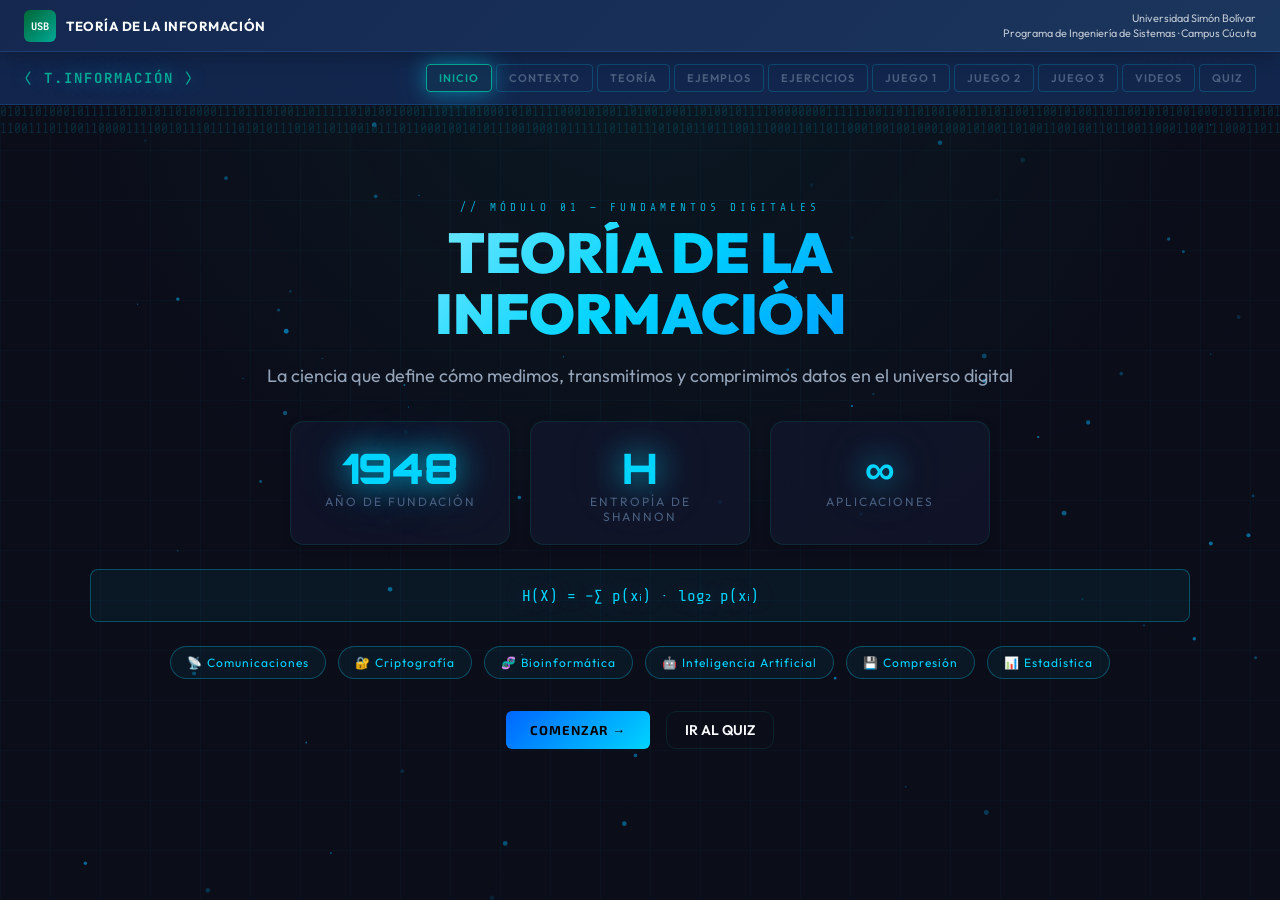
<file: OVAS/ova anderson suarez/teoria_informacion.html>
<!DOCTYPE html>
<html lang="es" class="tgs-ova-root">
<head>
<meta charset="UTF-8">
<meta name="viewport" content="width=device-width, initial-scale=1.0">
<title>Teoría de la Información</title>
<link href="https://fonts.googleapis.com/css2?family=Orbitron:wght@400;700;900&family=Exo+2:wght@300;400;600;700&family=Share+Tech+Mono&display=swap" rel="stylesheet">
<style>
  :root {
    --bg: #050810;
    --bg2: #080d1a;
    --neon: #00d4ff;
    --neon2: #0066ff;
    --neon3: #00ff88;
    --accent: #ff006e;
    --text: #e0f0ff;
    --dim: #4a6080;
    --card: rgba(0,40,80,0.6);
    --glow: 0 0 20px rgba(0,212,255,0.4), 0 0 40px rgba(0,212,255,0.2);
    --glow-strong: 0 0 30px rgba(0,212,255,0.8), 0 0 60px rgba(0,212,255,0.4);
  }

  * { margin:0; padding:0; box-sizing:border-box; }

  body {
    background: var(--bg);
    color: var(--text);
    font-family: 'Exo 2', sans-serif;
    overflow: hidden;
    overflow-x: hidden;
    height: 100vh;
    width: 100%;
    max-width: 100%;
  }

  /* PARTICLES BACKGROUND */
  #particles { position:fixed; top:0; left:0; width:100%; height:100%; z-index:0; pointer-events:none; }

  /* GRID OVERLAY */
  .grid-overlay {
    position: fixed; top:0; left:0; width:100%; height:100%; z-index:0; pointer-events:none;
    background-image:
      linear-gradient(rgba(0,212,255,0.03) 1px, transparent 1px),
      linear-gradient(90deg, rgba(0,212,255,0.03) 1px, transparent 1px);
    background-size: 50px 50px;
  }

  /* NAVIGATION */
  nav {
    position: fixed; top:0; left:0; right:0; z-index:100;
    display: flex; align-items: center; justify-content: space-between;
    padding: 12px 24px;
    background: rgba(5,8,16,0.9);
    border-bottom: 1px solid rgba(0,212,255,0.2);
    backdrop-filter: blur(10px);
  }

  .nav-logo {
    font-family: 'Orbitron', sans-serif;
    font-size: 14px; font-weight: 700;
    color: var(--neon);
    text-shadow: var(--glow);
    letter-spacing: 2px;
  }

  .nav-tabs {
    display: flex; gap: 4px; flex-wrap: wrap; justify-content: center;
  }

  .nav-tab {
    padding: 6px 12px;
    background: transparent;
    border: 1px solid rgba(0,212,255,0.2);
    color: var(--dim);
    font-family: 'Exo 2', sans-serif;
    font-size: 11px; font-weight: 600;
    letter-spacing: 1px;
    cursor: pointer;
    border-radius: 4px;
    transition: all 0.3s;
    text-transform: uppercase;
  }

  .nav-tab:hover, .nav-tab.active {
    background: rgba(0,212,255,0.1);
    border-color: var(--neon);
    color: var(--neon);
    box-shadow: var(--glow);
  }

  .progress-bar {
    position: fixed; bottom:0; left:0; height:3px;
    background: linear-gradient(90deg, var(--neon2), var(--neon), var(--neon3));
    transition: width 0.4s ease;
    z-index: 200;
    box-shadow: 0 0 10px var(--neon);
  }

  /* SLIDES */
  .slide {
    position: absolute; top:0; left:0; width:100%; height:100%;
    display: flex; align-items: center; justify-content: center;
    padding: 80px 40px 30px;
    opacity: 0; pointer-events: none;
    transition: opacity 0.5s ease, transform 0.5s ease;
    transform: translateX(60px);
    z-index: 10;
    overflow-y: auto;
  }

  .slide.active {
    opacity: 1; pointer-events: all;
    transform: translateX(0);
  }

  .slide-inner {
    width: 100%; max-width: 1100px;
    animation: fadeUp 0.6s ease forwards;
  }

  @keyframes fadeUp {
    from { opacity:0; transform: translateY(30px); }
    to { opacity:1; transform: translateY(0); }
  }

  /* TYPOGRAPHY */
  .slide-label {
    font-family: 'Share Tech Mono', monospace;
    font-size: 11px; color: var(--neon);
    letter-spacing: 4px; text-transform: uppercase;
    margin-bottom: 8px;
    opacity: 0.8;
  }

  h1 {
    font-family: 'Orbitron', sans-serif;
    font-size: clamp(28px, 5vw, 56px);
    font-weight: 900;
    line-height: 1.1;
    background: linear-gradient(135deg, #fff 0%, var(--neon) 50%, var(--neon2) 100%);
    -webkit-background-clip: text; -webkit-text-fill-color: transparent;
    background-clip: text;
    margin-bottom: 16px;
  }

  h2 {
    font-family: 'Orbitron', sans-serif;
    font-size: clamp(20px, 3vw, 34px);
    font-weight: 700;
    color: var(--neon);
    text-shadow: var(--glow);
    margin-bottom: 20px;
  }

  h3 { font-size: 18px; color: var(--neon); margin-bottom: 10px; font-family: 'Orbitron', sans-serif; font-size: 15px; }

  p { color: #b0c8e0; line-height: 1.7; font-size: 15px; margin-bottom: 12px; }

  /* CARDS */
  .card {
    background: var(--card);
    border: 1px solid rgba(0,212,255,0.15);
    border-radius: 12px;
    padding: 20px;
    backdrop-filter: blur(10px);
    transition: all 0.3s;
  }

  .card:hover {
    border-color: rgba(0,212,255,0.4);
    box-shadow: var(--glow);
    transform: translateY(-2px);
  }

  .grid-2 { display: grid; grid-template-columns: 1fr 1fr; gap: 16px; }
  .grid-3 { display: grid; grid-template-columns: 1fr 1fr 1fr; gap: 16px; }

  /* NEON TEXT */
  .neon-text { color: var(--neon); text-shadow: var(--glow); }
  .green-text { color: var(--neon3); text-shadow: 0 0 20px rgba(0,255,136,0.4); }
  .pink-text { color: var(--accent); text-shadow: 0 0 20px rgba(255,0,110,0.4); }

  /* FORMULA BOX */
  .formula {
    background: rgba(0,212,255,0.05);
    border: 1px solid rgba(0,212,255,0.3);
    border-radius: 8px;
    padding: 16px 20px;
    font-family: 'Share Tech Mono', monospace;
    font-size: 16px;
    color: var(--neon);
    text-align: center;
    margin: 12px 0;
    text-shadow: var(--glow);
  }

  /* HERO SLIDE */
  .hero-content { text-align: center; }
  .hero-subtitle { font-size: 18px; color: #80a0c0; margin-bottom: 30px; }
  .hero-badges { display: flex; gap: 12px; justify-content: center; flex-wrap: wrap; margin-top: 24px; }
  .badge {
    padding: 8px 16px;
    border: 1px solid rgba(0,212,255,0.3);
    border-radius: 20px;
    font-size: 12px; color: var(--neon);
    background: rgba(0,212,255,0.05);
    letter-spacing: 1px;
  }

  /* BINARY RAIN */
  .binary-line {
    font-family: 'Share Tech Mono', monospace;
    font-size: 13px; color: rgba(0,212,255,0.15);
    white-space: nowrap; overflow: hidden;
    margin: 2px 0;
    animation: scroll-binary 8s linear infinite;
  }

  @keyframes scroll-binary {
    0% { transform: translateX(0); }
    100% { transform: translateX(-50%); }
  }

  .binary-bg { position: fixed; top: 0; left: 0; width: 100%; height: 100%; z-index: 1; pointer-events: none; overflow: hidden; }

  /* TAGS */
  .tag {
    display: inline-block;
    padding: 3px 10px;
    background: rgba(0,212,255,0.1);
    border: 1px solid rgba(0,212,255,0.3);
    border-radius: 4px;
    font-size: 11px; color: var(--neon);
    margin: 3px;
    font-family: 'Share Tech Mono', monospace;
  }

  /* TIMELINE */
  .timeline { position: relative; padding-left: 30px; }
  .timeline::before {
    content:''; position: absolute; left: 8px; top: 0; bottom: 0;
    width: 2px; background: linear-gradient(to bottom, var(--neon2), var(--neon), transparent);
  }

  .timeline-item { position: relative; margin-bottom: 20px; }
  .timeline-item::before {
    content:''; position: absolute; left: -26px; top: 6px;
    width: 10px; height: 10px; border-radius: 50%;
    background: var(--neon); box-shadow: var(--glow);
  }

  /* GAMES */
  .game-area {
    background: rgba(0,10,30,0.8);
    border: 1px solid rgba(0,212,255,0.3);
    border-radius: 12px;
    padding: 24px;
    min-height: 300px;
  }

  .btn {
    padding: 10px 24px;
    background: linear-gradient(135deg, var(--neon2), var(--neon));
    border: none; border-radius: 6px;
    color: #000; font-family: 'Exo 2', sans-serif;
    font-weight: 700; font-size: 13px;
    letter-spacing: 1px; cursor: pointer;
    transition: all 0.3s;
    text-transform: uppercase;
  }

  .btn:hover { transform: translateY(-2px); box-shadow: var(--glow-strong); }
  .btn:active { transform: translateY(0); }

  .btn-outline {
    background: transparent;
    border: 1px solid var(--neon);
    color: var(--neon);
    padding: 8px 20px;
    border-radius: 6px;
    cursor: pointer;
    font-family: 'Exo 2', sans-serif;
    font-size: 13px; font-weight: 600;
    transition: all 0.3s;
    text-transform: uppercase;
  }

  .btn-outline:hover { background: rgba(0,212,255,0.1); box-shadow: var(--glow); }

  .btn-danger {
    background: linear-gradient(135deg, #ff006e, #ff4499);
    border: none; border-radius: 6px;
    color: #fff; font-family: 'Exo 2', sans-serif;
    font-weight: 700; font-size: 13px;
    padding: 10px 24px; cursor: pointer;
    transition: all 0.3s; text-transform: uppercase;
  }

  .btn-danger:hover { transform: translateY(-2px); box-shadow: 0 0 20px rgba(255,0,110,0.5); }

  /* QUIZ */
  .quiz-option {
    display: block; width: 100%;
    padding: 14px 18px; margin: 8px 0;
    background: rgba(0,30,60,0.5);
    border: 1px solid rgba(0,212,255,0.2);
    border-radius: 8px;
    color: var(--text); font-size: 14px;
    cursor: pointer; text-align: left;
    transition: all 0.3s;
    font-family: 'Exo 2', sans-serif;
  }

  .quiz-option:hover { border-color: var(--neon); background: rgba(0,212,255,0.08); transform: translateX(4px); }
  .quiz-option.correct { border-color: var(--neon3); background: rgba(0,255,136,0.1); color: var(--neon3); }
  .quiz-option.wrong { border-color: var(--accent); background: rgba(255,0,110,0.1); color: var(--accent); }

  /* PROGRESS */
  .progress-ring { transform: rotate(-90deg); }

  /* ENTROPY VIZ */
  .entropy-bar { height: 24px; border-radius: 4px; transition: width 0.5s ease; background: linear-gradient(90deg, var(--neon2), var(--neon)); box-shadow: 0 0 10px var(--neon); }

  /* CHANNEL GAME */
  .bit-cell {
    width: 44px; height: 44px;
    display: inline-flex; align-items: center; justify-content: center;
    border: 1px solid rgba(0,212,255,0.3);
    border-radius: 6px;
    font-family: 'Share Tech Mono', monospace;
    font-size: 18px; font-weight: 700;
    cursor: pointer; transition: all 0.3s;
    background: rgba(0,20,50,0.7);
  }

  .bit-cell:hover { border-color: var(--neon); color: var(--neon); box-shadow: var(--glow); }
  .bit-cell.bit-1 { color: var(--neon3); border-color: var(--neon3); background: rgba(0,255,136,0.08); }
  .bit-cell.bit-0 { color: var(--dim); }
  .bit-cell.error-bit { border-color: var(--accent); color: var(--accent); animation: blink 0.5s infinite; background: rgba(255,0,110,0.1); }

  @keyframes blink { 0%,100%{opacity:1} 50%{opacity:0.4} }

  /* VIDEOS */
  .video-card {
    background: var(--card);
    border: 1px solid rgba(0,212,255,0.15);
    border-radius: 12px; overflow: hidden;
    cursor: pointer; transition: all 0.3s;
  }

  .video-card:hover { border-color: var(--neon); box-shadow: var(--glow); transform: translateY(-4px); }

  .video-thumb {
    height: 140px;
    background: linear-gradient(135deg, #001030, #002060);
    display: flex; align-items: center; justify-content: center;
    position: relative;
  }

  .play-btn {
    width: 56px; height: 56px; border-radius: 50%;
    background: rgba(0,212,255,0.2); border: 2px solid var(--neon);
    display: flex; align-items: center; justify-content: center;
    font-size: 22px; transition: all 0.3s;
    box-shadow: var(--glow);
  }

  .video-card:hover .play-btn { background: rgba(0,212,255,0.4); transform: scale(1.1); }

  .video-info { padding: 14px 16px; }
  .video-title { font-size: 13px; font-weight: 600; color: var(--text); margin-bottom: 4px; }
  .video-meta { font-size: 11px; color: var(--dim); }

  /* EJERCICIOS */
  .exercise-box {
    background: rgba(0,20,50,0.6);
    border-left: 3px solid var(--neon);
    padding: 16px 18px; margin: 12px 0;
    border-radius: 0 8px 8px 0;
  }

  .exercise-number {
    font-family: 'Orbitron', sans-serif;
    font-size: 11px; color: var(--neon);
    letter-spacing: 2px; margin-bottom: 6px;
  }

  /* SCORE */
  .score-display {
    font-family: 'Orbitron', sans-serif;
    font-size: 48px; font-weight: 900;
    color: var(--neon); text-shadow: var(--glow-strong);
    text-align: center;
  }

  /* SCROLLBAR */
  ::-webkit-scrollbar { width: 4px; }
  ::-webkit-scrollbar-track { background: var(--bg); }
  ::-webkit-scrollbar-thumb { background: var(--neon2); border-radius: 2px; }

  /* RESPONSIVE */
  @media (max-width: 768px) {
    .grid-2, .grid-3 { grid-template-columns: 1fr; }
    .nav-tabs { gap: 2px; }
    .nav-tab { font-size: 9px; padding: 4px 8px; min-height: 44px; }
    h1 { font-size: 28px; }
    h2 { font-size: 20px; }
    .slide { padding: 72px 16px 24px; }
    .slide-inner { max-width: 100%; }
    nav { padding: 10px 12px; flex-wrap: wrap; gap: 8px; }
    .modal-box { width: 94%; max-width: 100%; padding: 24px 18px; }
  }

  /* GLITCH EFFECT */
  @keyframes glitch {
    0%{clip-path:inset(0 0 95% 0)} 5%{clip-path:inset(30% 0 50% 0)} 10%{clip-path:inset(70% 0 10% 0)}
    15%{clip-path:inset(0 0 100% 0)} 100%{clip-path:inset(0 0 100% 0)}
  }

  .stat-big { font-family: 'Orbitron', sans-serif; font-size: 42px; font-weight: 900; color: var(--neon); text-shadow: var(--glow-strong); }
  .stat-label { font-size: 12px; color: var(--dim); letter-spacing: 2px; text-transform: uppercase; }

  .highlight { background: linear-gradient(135deg, rgba(0,212,255,0.15), rgba(0,102,255,0.1)); border-radius: 6px; padding: 2px 8px; }

  /* MODAL */
  .modal { position: fixed; top:0; left:0; width:100%; height:100%; background: rgba(0,0,0,0.85); z-index: 500; display: none; align-items: center; justify-content: center; backdrop-filter: blur(6px); }
  .modal.open { display: flex; }
  .modal-box { background: #0a1428; border: 1px solid var(--neon); border-radius: 16px; padding: 32px; max-width: 600px; width: 90%; box-shadow: var(--glow-strong); position: relative; }
  .modal-close { position: absolute; top: 16px; right: 16px; background: none; border: none; color: var(--neon); font-size: 22px; cursor: pointer; }

  /* SECTION INDICATOR */
  .section-bar { width: 40px; height: 3px; background: var(--neon); border-radius: 2px; margin-bottom: 12px; box-shadow: var(--glow); }
</style>
  <!-- TGS-DS-USB -->
  <link rel="stylesheet" href="../../shared/tgs-ova-tokens.css">
  <link rel="stylesheet" href="../../shared/tgs-ova-components.css">
  <link rel="stylesheet" href="../../shared/tgs-ova-homologate.css">
  <script src="../../shared/tgs-ova-theme.js" defer></script>
</head>
<body>

<canvas id="particles"></canvas>
<div class="grid-overlay"></div>

<!-- BINARY BG -->
<div class="binary-bg" id="binaryBg"></div>

<!-- NAV -->
<nav>
  <div class="nav-logo">⟨ T.INFORMACIÓN ⟩</div>
  <div class="nav-tabs" id="navTabs">
    <button class="nav-tab active" onclick="goTo(0)">INICIO</button>
    <button class="nav-tab" onclick="goTo(1)">CONTEXTO</button>
    <button class="nav-tab" onclick="goTo(2)">TEORÍA</button>
    <button class="nav-tab" onclick="goTo(3)">EJEMPLOS</button>
    <button class="nav-tab" onclick="goTo(4)">EJERCICIOS</button>
    <button class="nav-tab" onclick="goTo(5)">JUEGO 1</button>
    <button class="nav-tab" onclick="goTo(6)">JUEGO 2</button>
    <button class="nav-tab" onclick="goTo(7)">JUEGO 3</button>
    <button class="nav-tab" onclick="goTo(8)">VIDEOS</button>
    <button class="nav-tab" onclick="goTo(9)">QUIZ</button>
  </div>
</nav>

<div class="progress-bar" id="progressBar"></div>

<!-- ═══════════════════════════════════════════
     SLIDE 0: HERO
══════════════════════════════════════════════ -->
<div class="slide active" id="slide-0">
  <div class="slide-inner hero-content">
    <div class="slide-label">// MÓDULO 01 — FUNDAMENTOS DIGITALES</div>
    <h1>TEORÍA DE LA<br>INFORMACIÓN</h1>
    <p class="hero-subtitle">La ciencia que define cómo medimos, transmitimos y comprimimos datos en el universo digital</p>

    <div style="display:grid; grid-template-columns:repeat(3,1fr); gap:20px; margin:24px 0; max-width:700px; margin-left:auto; margin-right:auto;">
      <div class="card" style="text-align:center;">
        <div class="stat-big">1948</div>
        <div class="stat-label">Año de fundación</div>
      </div>
      <div class="card" style="text-align:center;">
        <div class="stat-big">H</div>
        <div class="stat-label">Entropía de Shannon</div>
      </div>
      <div class="card" style="text-align:center;">
        <div class="stat-big">∞</div>
        <div class="stat-label">Aplicaciones</div>
      </div>
    </div>

    <div class="formula">H(X) = −∑ p(xᵢ) · log₂ p(xᵢ)</div>

    <div class="hero-badges">
      <span class="badge">📡 Comunicaciones</span>
      <span class="badge">🔐 Criptografía</span>
      <span class="badge">🧬 Bioinformática</span>
      <span class="badge">🤖 Inteligencia Artificial</span>
      <span class="badge">💾 Compresión</span>
      <span class="badge">📊 Estadística</span>
    </div>

    <div style="margin-top:32px; display:flex; gap:16px; justify-content:center;">
      <button class="btn" onclick="goTo(1)">COMENZAR →</button>
      <button class="btn-outline" onclick="goTo(9)">IR AL QUIZ</button>
    </div>
  </div>
</div>

<!-- ═══════════════════════════════════════════
     SLIDE 1: CONTEXTO
══════════════════════════════════════════════ -->
<div class="slide" id="slide-1">
  <div class="slide-inner">
    <div class="slide-label">// SLIDE 02 — CONTEXTUALIZACIÓN</div>
    <h2>¿De dónde viene?</h2>

    <div class="grid-2" style="gap:24px; align-items:start;">
      <div>
        <div class="timeline">
          <div class="timeline-item">
            <h3>1940s — El origen</h3>
            <p>Claude Shannon, matemático de Bell Labs, trabaja en criptografía y comunicaciones militares durante la Segunda Guerra Mundial.</p>
          </div>
          <div class="timeline-item">
            <h3>1948 — La publicación histórica</h3>
            <p><em>"A Mathematical Theory of Communication"</em> — el paper que fundó la Teoría de la Información. Shannon introdujo el concepto de <span class="neon-text">bit</span> y la <span class="neon-text">entropía</span>.</p>
          </div>
          <div class="timeline-item">
            <h3>1950s — Expansión</h3>
            <p>Se aplica a telecomunicaciones, sistemas de radar y primeras computadoras digitales.</p>
          </div>
          <div class="timeline-item">
            <h3>Hoy — Omnipresente</h3>
            <p>Internet, redes 5G, inteligencia artificial, streaming de video, WhatsApp — todo depende de esta teoría.</p>
          </div>
        </div>
      </div>

      <div style="display:flex; flex-direction:column; gap:14px;">
        <div class="card">
          <h3>🧠 Claude Shannon</h3>
          <p style="font-size:14px;">Ingeniero y matemático (1916-2001). Considerado el "padre de la era de la información". Combinó álgebra de Boole con teoría de comunicaciones.</p>
          <div style="margin-top:8px;">
            <span class="tag">MIT</span>
            <span class="tag">Bell Labs</span>
            <span class="tag">Premio Kyoto</span>
          </div>
        </div>

        <div class="card">
          <h3>📌 ¿Por qué importa?</h3>
          <p style="font-size:14px;">Responde preguntas fundamentales:</p>
          <ul style="list-style:none; margin-top:8px;">
            <li style="padding:4px 0; font-size:13px; color:#90b0d0;">▸ ¿Cuánta información contiene un mensaje?</li>
            <li style="padding:4px 0; font-size:13px; color:#90b0d0;">▸ ¿Cuánto podemos comprimir los datos?</li>
            <li style="padding:4px 0; font-size:13px; color:#90b0d0;">▸ ¿Cuán confiable es un canal de comunicación?</li>
            <li style="padding:4px 0; font-size:13px; color:#90b0d0;">▸ ¿Cuál es el límite fundamental de transmisión?</li>
          </ul>
        </div>

        <div class="card" style="background: rgba(0,255,136,0.05); border-color: rgba(0,255,136,0.2);">
          <h3 style="color:var(--neon3);">🌍 Impacto Global</h3>
          <p style="font-size:13px;">La economía digital global mueve más de <span class="green-text" style="font-weight:700;">$11.5 billones</span> anuales, y es posible gracias a los principios de Shannon.</p>
        </div>
      </div>
    </div>
  </div>
</div>

<!-- ═══════════════════════════════════════════
     SLIDE 2: TEORÍA
══════════════════════════════════════════════ -->
<div class="slide" id="slide-2">
  <div class="slide-inner">
    <div class="slide-label">// SLIDE 03 — CONCEPTOS TEÓRICOS</div>
    <h2>Conceptos Fundamentales</h2>

    <div class="grid-2" style="gap:18px; margin-bottom:18px;">
      <div class="card">
        <h3>📦 Información</h3>
        <p style="font-size:13px;">La <strong style="color:var(--neon)">información</strong> de un evento mide cuán sorprendente es. Eventos improbables contienen más información.</p>
        <div class="formula" style="font-size:14px;">I(x) = −log₂ p(x) bits</div>
        <p style="font-size:12px; color:var(--dim);">Si p=0.5 → I = 1 bit | Si p=0.25 → I = 2 bits</p>
      </div>

      <div class="card">
        <h3>⚡ Entropía de Shannon</h3>
        <p style="font-size:13px;">Mide la incertidumbre promedio de una fuente. Es la cantidad mínima de bits para representar un símbolo.</p>
        <div class="formula" style="font-size:14px;">H(X) = −∑ p(x) · log₂ p(x)</div>
        <p style="font-size:12px; color:var(--dim);">Máxima cuando todos los eventos son equiprobables</p>
      </div>

      <div class="card">
        <h3>📡 Capacidad del Canal</h3>
        <p style="font-size:13px;">Límite máximo de información que puede transmitirse con probabilidad de error arbitrariamente pequeña.</p>
        <div class="formula" style="font-size:14px;">C = B · log₂(1 + S/N)</div>
        <p style="font-size:12px; color:var(--dim);">B=ancho de banda | S/N=relación señal-ruido</p>
      </div>

      <div class="card">
        <h3>🔗 Información Mutua</h3>
        <p style="font-size:13px;">Mide cuánta información comparten dos variables. Si X e Y son independientes, I(X;Y) = 0.</p>
        <div class="formula" style="font-size:14px;">I(X;Y) = H(X) − H(X|Y)</div>
        <p style="font-size:12px; color:var(--dim);">Usada en aprendizaje automático y selección de características</p>
      </div>
    </div>

    <div class="card" style="background: rgba(0,102,255,0.05);">
      <h3 style="margin-bottom:12px;">📊 Visualizador de Entropía — Moneda con sesgo</h3>
      <p style="font-size:13px; margin-bottom:12px;">Ajusta la probabilidad de cara (p) y observa cómo cambia la entropía:</p>
      <div style="display:flex; align-items:center; gap:16px; flex-wrap:wrap;">
        <input type="range" id="entropySlider" min="1" max="99" value="50" style="flex:1; min-width:150px; accent-color:var(--neon);" oninput="updateEntropy(this.value)">
        <div style="font-family:'Share Tech Mono'; font-size:13px; min-width:120px;">
          p = <span id="pVal" class="neon-text">0.50</span> → H = <span id="hVal" class="neon-text">1.000</span> bits
        </div>
      </div>
      <div style="margin-top:10px; background:rgba(0,0,0,0.3); border-radius:4px; height:24px; overflow:hidden;">
        <div class="entropy-bar" id="entropyBarViz" style="width:100%;"></div>
      </div>
    </div>
  </div>
</div>

<!-- ═══════════════════════════════════════════
     SLIDE 3: EJEMPLOS
══════════════════════════════════════════════ -->
<div class="slide" id="slide-3">
  <div class="slide-inner">
    <div class="slide-label">// SLIDE 04 — EJEMPLOS PRÁCTICOS</div>
    <h2>Ejemplos del Mundo Real</h2>

    <div class="grid-3" style="gap:14px; margin-bottom:16px;">
      <div class="card" style="cursor:pointer;" onclick="showExample(0)">
        <div style="font-size:28px; margin-bottom:8px;">💬</div>
        <h3>WhatsApp</h3>
        <p style="font-size:12px;">Compresión de mensajes de voz y video usando codificación de fuente.</p>
        <div style="margin-top:8px;"><span class="tag">Compresión</span></div>
      </div>
      <div class="card" style="cursor:pointer;" onclick="showExample(1)">
        <div style="font-size:28px; margin-bottom:8px;">🎵</div>
        <h3>MP3 / Spotify</h3>
        <p style="font-size:12px;">Elimina información "redundante" que el oído humano no puede detectar.</p>
        <div style="margin-top:8px;"><span class="tag">Audio Digital</span></div>
      </div>
      <div class="card" style="cursor:pointer;" onclick="showExample(2)">
        <div style="font-size:28px; margin-bottom:8px;">📶</div>
        <h3>4G / 5G</h3>
        <p style="font-size:12px;">Usa el teorema de Shannon-Hartley para maximizar velocidad de datos.</p>
        <div style="margin-top:8px;"><span class="tag">Redes Móviles</span></div>
      </div>
      <div class="card" style="cursor:pointer;" onclick="showExample(3)">
        <div style="font-size:28px; margin-bottom:8px;">🔐</div>
        <h3>Criptografía</h3>
        <p style="font-size:12px;">El secreto perfecto de Shannon requiere que la clave tenga tanta entropía como el mensaje.</p>
        <div style="margin-top:8px;"><span class="tag">Seguridad</span></div>
      </div>
      <div class="card" style="cursor:pointer;" onclick="showExample(4)">
        <div style="font-size:28px; margin-bottom:8px;">🧬</div>
        <h3>ADN Genético</h3>
        <p style="font-size:12px;">El genoma humano almacena ~750 MB. La entropía mide la diversidad genética.</p>
        <div style="margin-top:8px;"><span class="tag">Bioinformática</span></div>
      </div>
      <div class="card" style="cursor:pointer;" onclick="showExample(5)">
        <div style="font-size:28px; margin-bottom:8px;">🤖</div>
        <h3>IA y ML</h3>
        <p style="font-size:12px;">Entropía cruzada como función de pérdida en redes neuronales y clasificadores.</p>
        <div style="margin-top:8px;"><span class="tag">Deep Learning</span></div>
      </div>
    </div>
    <p style="text-align:center; font-size:12px; color:var(--dim);">👆 Haz clic en cada tarjeta para ver más detalles</p>
  </div>
</div>

<!-- ═══════════════════════════════════════════
     SLIDE 4: EJERCICIOS
══════════════════════════════════════════════ -->
<div class="slide" id="slide-4">
  <div class="slide-inner">
    <div class="slide-label">// SLIDE 05 — EJERCICIOS PLANTEADOS</div>
    <h2>Practica tus Conocimientos</h2>

    <div style="display:flex; flex-direction:column; gap:12px;">
      <div class="exercise-box">
        <div class="exercise-number">EJERCICIO 01 — BÁSICO</div>
        <p style="font-size:14px;"><strong style="color:var(--text);">Lanzamiento de dados:</strong> Un dado justo tiene 6 caras, cada una con probabilidad 1/6.<br>
        a) Calcula la información de obtener un 6.<br>
        b) Calcula la entropía total del dado.<br>
        c) ¿Qué pasa con la entropía si el dado tiene 12 caras?</p>
        <details style="margin-top:10px;">
          <summary style="cursor:pointer; color:var(--neon); font-size:12px; letter-spacing:1px;">▸ VER SOLUCIÓN</summary>
          <div style="margin-top:8px; padding:10px; background:rgba(0,212,255,0.05); border-radius:6px; font-family:'Share Tech Mono'; font-size:12px; color:#90d0ff;">
            a) I(6) = -log₂(1/6) = log₂(6) ≈ <strong>2.585 bits</strong><br>
            b) H = -6 × (1/6 × log₂(1/6)) = log₂(6) ≈ <strong>2.585 bits</strong><br>
            c) H₁₂ = log₂(12) ≈ <strong>3.585 bits</strong> (mayor incertidumbre)
          </div>
        </details>
      </div>

      <div class="exercise-box">
        <div class="exercise-number">EJERCICIO 02 — INTERMEDIO</div>
        <p style="font-size:14px;"><strong style="color:var(--text);">Canal con ruido:</strong> Un canal binario simétrico transmite con probabilidad de error p = 0.1. El ancho de banda es B = 3000 Hz y la relación S/N = 7.<br>
        a) ¿Cuántos bits de información contiene cada símbolo transmitido?<br>
        b) Calcula la capacidad del canal (Teorema de Shannon-Hartley).</p>
        <details style="margin-top:10px;">
          <summary style="cursor:pointer; color:var(--neon); font-size:12px; letter-spacing:1px;">▸ VER SOLUCIÓN</summary>
          <div style="margin-top:8px; padding:10px; background:rgba(0,212,255,0.05); border-radius:6px; font-family:'Share Tech Mono'; font-size:12px; color:#90d0ff;">
            a) H(p) = -0.1·log₂(0.1) - 0.9·log₂(0.9) ≈ <strong>0.469 bits/símbolo</strong><br>
            b) C = 3000 × log₂(1+7) = 3000 × 3 = <strong>9000 bps = 9 kbps</strong>
          </div>
        </details>
      </div>

      <div class="exercise-box" style="border-left-color:var(--accent);">
        <div class="exercise-number" style="color:var(--accent);">EJERCICIO 03 — AVANZADO</div>
        <p style="font-size:14px;"><strong style="color:var(--text);">Código de Huffman:</strong> Una fuente emite 4 símbolos con probabilidades: A=0.5, B=0.25, C=0.15, D=0.10.<br>
        a) Calcula la entropía de la fuente.<br>
        b) Construye el árbol de Huffman y asigna códigos.<br>
        c) Calcula la longitud media del código y la eficiencia.</p>
        <details style="margin-top:10px;">
          <summary style="cursor:pointer; color:var(--accent); font-size:12px; letter-spacing:1px;">▸ VER SOLUCIÓN</summary>
          <div style="margin-top:8px; padding:10px; background:rgba(255,0,110,0.05); border-radius:6px; font-family:'Share Tech Mono'; font-size:12px; color:#ff99bb;">
            a) H = 0.5·1 + 0.25·2 + 0.15·2.737 + 0.10·3.322 ≈ <strong>1.924 bits</strong><br>
            b) A=0, B=10, C=110, D=111<br>
            c) L̄ = 0.5·1+0.25·2+0.15·3+0.10·3 = <strong>1.75 bits/símbolo</strong><br>
            Eficiencia = H/L̄ = 1.924/1.75 ≈ <strong>91%</strong>
          </div>
        </details>
      </div>
    </div>
  </div>
</div>

<!-- ═══════════════════════════════════════════
     SLIDE 5: JUEGO 1 — ENTROPÍA VISUAL
══════════════════════════════════════════════ -->
<div class="slide" id="slide-5">
  <div class="slide-inner">
    <div class="slide-label">// JUEGO 01 — ENTROPÍA VISUAL</div>
    <h2>¿Cuánta Entropía hay?</h2>
    <p style="margin-bottom:16px;">Observa la secuencia de bits. Estima si la entropía es ALTA, MEDIA o BAJA según el patrón. ¡Tienes 10 rondas!</p>

    <div class="game-area">
      <div style="display:flex; justify-content:space-between; align-items:center; margin-bottom:16px; flex-wrap:wrap; gap:8px;">
        <div>Ronda: <span id="g1Round" class="neon-text" style="font-family:'Orbitron';">1/10</span></div>
        <div>Puntos: <span id="g1Score" class="neon-text" style="font-family:'Orbitron'; font-size:20px;">0</span></div>
        <button class="btn-outline" onclick="startGame1()">↺ REINICIAR</button>
      </div>

      <div id="g1Sequence" style="font-family:'Share Tech Mono'; font-size:18px; letter-spacing:6px; color:var(--neon); margin:20px 0; text-align:center; min-height:40px; word-break:break-all; line-height:2;"></div>

      <div id="g1Hint" style="font-size:12px; color:var(--dim); text-align:center; margin-bottom:16px;"></div>

      <div style="display:flex; gap:12px; justify-content:center; flex-wrap:wrap;" id="g1Buttons">
        <button class="btn" style="background:linear-gradient(135deg,#ff006e,#ff4499);" onclick="answerGame1('baja')">🔻 BAJA</button>
        <button class="btn" style="background:linear-gradient(135deg,#0066ff,#00aaff);" onclick="answerGame1('media')">➡️ MEDIA</button>
        <button class="btn" style="background:linear-gradient(135deg,#00cc44,#00ff88);" onclick="answerGame1('alta')">🔺 ALTA</button>
      </div>

      <div id="g1Feedback" style="margin-top:16px; text-align:center; font-size:15px; min-height:24px;"></div>
      <div id="g1Final" style="display:none; text-align:center; margin-top:16px;">
        <div class="score-display" id="g1FinalScore"></div>
        <p>puntos de 10</p>
        <button class="btn" style="margin-top:12px;" onclick="startGame1()">JUGAR DE NUEVO</button>
      </div>
    </div>
  </div>
</div>

<!-- ═══════════════════════════════════════════
     SLIDE 6: JUEGO 2 — CODIFICADOR HUFFMAN
══════════════════════════════════════════════ -->
<div class="slide" id="slide-6">
  <div class="slide-inner">
    <div class="slide-label">// JUEGO 02 — CODIFICADOR DE MENSAJES</div>
    <h2>Descifra el Código</h2>
    <p style="margin-bottom:16px;">Usa la tabla de códigos Huffman para decodificar el mensaje binario. ¡La rapidez suma puntos!</p>

    <div class="game-area">
      <div style="display:flex; gap:16px; flex-wrap:wrap; margin-bottom:16px;">
        <div style="flex:1; min-width:200px;">
          <div style="font-size:12px; color:var(--neon); letter-spacing:2px; margin-bottom:8px;">TABLA DE CÓDIGOS:</div>
          <div id="g2Table" style="font-family:'Share Tech Mono'; font-size:13px; line-height:2;"></div>
        </div>
        <div style="flex:2; min-width:200px;">
          <div style="font-size:12px; color:var(--neon); letter-spacing:2px; margin-bottom:8px;">MENSAJE CODIFICADO:</div>
          <div id="g2Code" style="font-family:'Share Tech Mono'; font-size:16px; color:var(--neon); letter-spacing:4px; word-break:break-all; line-height:2; background:rgba(0,0,0,0.3); padding:12px; border-radius:6px; min-height:60px;"></div>
        </div>
      </div>

      <div style="display:flex; gap:12px; align-items:center; flex-wrap:wrap;">
        <input type="text" id="g2Answer" placeholder="Escribe el mensaje descifrado..."
          style="flex:1; min-width:200px; padding:10px 14px; background:rgba(0,20,60,0.5); border:1px solid rgba(0,212,255,0.3); border-radius:6px; color:var(--text); font-size:14px; font-family:'Exo 2'; outline:none;"
          onkeydown="if(event.key==='Enter') checkGame2()">
        <button class="btn" onclick="checkGame2()">VERIFICAR</button>
        <button class="btn-outline" onclick="nextGame2()">SIGUIENTE →</button>
      </div>

      <div id="g2Feedback" style="margin-top:12px; font-size:14px; min-height:22px;"></div>

      <div style="display:flex; justify-content:space-between; margin-top:12px; flex-wrap:wrap; gap:8px;">
        <div>Ronda: <span id="g2Round" class="neon-text" style="font-family:'Orbitron';">1/5</span></div>
        <div>Puntos: <span id="g2Score" class="neon-text" style="font-family:'Orbitron'; font-size:20px;">0</span></div>
        <button class="btn-outline" onclick="startGame2()">↺ REINICIAR</button>
      </div>

      <div id="g2Final" style="display:none; text-align:center; margin-top:16px;">
        <div class="score-display" id="g2FinalScore"></div>
        <p>puntos obtenidos</p>
        <button class="btn" style="margin-top:12px;" onclick="startGame2()">JUGAR DE NUEVO</button>
      </div>
    </div>
  </div>
</div>

<!-- ═══════════════════════════════════════════
     SLIDE 7: JUEGO 3 — CANAL RUIDOSO
══════════════════════════════════════════════ -->
<div class="slide" id="slide-7">
  <div class="slide-inner">
    <div class="slide-label">// JUEGO 03 — DETECTIVE DEL CANAL</div>
    <h2>Detecta los Errores</h2>
    <p style="margin-bottom:16px;">Se envió una secuencia de bits por un canal con ruido. Identifica los bits que llegaron con error (marcados en rojo) y decide si el mensaje es recuperable.</p>

    <div class="game-area">
      <div style="display:flex; justify-content:space-between; margin-bottom:16px; flex-wrap:wrap; gap:8px;">
        <div>Nivel: <span id="g3Level" class="neon-text" style="font-family:'Orbitron';">1</span></div>
        <div>Errores encontrados: <span id="g3Found" class="neon-text" style="font-family:'Orbitron';">0</span> / <span id="g3Total" class="neon-text">?</span></div>
        <div>Score: <span id="g3Score" class="neon-text" style="font-family:'Orbitron'; font-size:20px;">0</span></div>
      </div>

      <div style="margin-bottom:12px;">
        <div style="font-size:11px; color:var(--dim); margin-bottom:6px;">MENSAJE RECIBIDO (haz clic en los bits erróneos):</div>
        <div id="g3Bits" style="display:flex; flex-wrap:wrap; gap:8px; padding:16px; background:rgba(0,0,0,0.3); border-radius:8px; min-height:80px;"></div>
      </div>

      <div style="margin-bottom:12px;">
        <div style="font-size:11px; color:var(--dim); margin-bottom:4px;">TASA DE ERROR DEL CANAL:</div>
        <div id="g3Rate" style="font-family:'Share Tech Mono'; font-size:13px; color:var(--neon);"></div>
      </div>

      <div style="display:flex; gap:12px; flex-wrap:wrap;">
        <button class="btn" onclick="checkGame3()">✓ VERIFICAR</button>
        <button class="btn-outline" onclick="nextGame3()">SIGUIENTE NIVEL →</button>
        <button class="btn-outline" onclick="startGame3()">↺ REINICIAR</button>
      </div>

      <div id="g3Feedback" style="margin-top:12px; font-size:14px; min-height:22px;"></div>
    </div>
  </div>
</div>

<!-- ═══════════════════════════════════════════
     SLIDE 8: VIDEOS
══════════════════════════════════════════════ -->
<div class="slide" id="slide-8">
  <div class="slide-inner">
    <div class="slide-label">// SLIDE 09 — RECURSOS AUDIOVISUALES</div>
    <h2>Videos Recomendados</h2>
    <p style="margin-bottom:20px;">Selecciona un video para aprender más sobre Teoría de la Información:</p>

    <div class="grid-3" style="gap:14px;">
      <div class="video-card" onclick="openVideo('https://www.youtube.com/watch?v=AhYoZeBkFEM')">
        <div class="video-thumb">
          <div class="play-btn">▶</div>
          <div style="position:absolute; bottom:8px; left:8px; font-size:10px; color:var(--neon); font-family:'Share Tech Mono';">YouTube</div>
        </div>
        <div class="video-info">
          <div class="video-title">Información y entropía — 3Blue1Brown</div>
          <div class="video-meta">Visualizaciones matemáticas elegantes • ~20 min</div>
        </div>
      </div>

      <div class="video-card" onclick="openVideo('https://www.youtube.com/watch?v=v68zYyaEmEA')">
        <div class="video-thumb" style="background:linear-gradient(135deg,#001a40,#003060);">
          <div class="play-btn">▶</div>
          <div style="position:absolute; bottom:8px; left:8px; font-size:10px; color:var(--neon); font-family:'Share Tech Mono';">YouTube</div>
        </div>
        <div class="video-info">
          <div class="video-title">Teoría de la Información — Khan Academy</div>
          <div class="video-meta">Explicación conceptual paso a paso • ~15 min</div>
        </div>
      </div>

      <div class="video-card" onclick="openVideo('https://www.youtube.com/watch?v=d9alWZRzBWk')">
        <div class="video-thumb" style="background:linear-gradient(135deg,#0a001a,#200040);">
          <div class="play-btn">▶</div>
          <div style="position:absolute; bottom:8px; left:8px; font-size:10px; color:var(--neon); font-family:'Share Tech Mono';">YouTube</div>
        </div>
        <div class="video-info">
          <div class="video-title">Claude Shannon — Documental</div>
          <div class="video-meta">Historia del padre de la información • ~12 min</div>
        </div>
      </div>

      <div class="video-card" onclick="openVideo('https://www.youtube.com/watch?v=JnJq3Py0dyM')">
        <div class="video-thumb" style="background:linear-gradient(135deg,#001520,#002040);">
          <div class="play-btn">▶</div>
          <div style="position:absolute; bottom:8px; left:8px; font-size:10px; color:var(--neon); font-family:'Share Tech Mono';">YouTube</div>
        </div>
        <div class="video-info">
          <div class="video-title">Compresión de Datos — Computerphile</div>
          <div class="video-meta">Huffman, LZW y más • ~18 min</div>
        </div>
      </div>

      <div class="video-card" onclick="openVideo('https://www.youtube.com/watch?v=WFsch4m6C8g')">
        <div class="video-thumb" style="background:linear-gradient(135deg,#001a10,#003020);">
          <div class="play-btn">▶</div>
          <div style="position:absolute; bottom:8px; left:8px; font-size:10px; color:var(--neon); font-family:'Share Tech Mono';">YouTube</div>
        </div>
        <div class="video-info">
          <div class="video-title">Entropía en Machine Learning</div>
          <div class="video-meta">Entropía cruzada y pérdida • ~10 min</div>
        </div>
      </div>

      <div class="video-card" onclick="openVideo('https://www.youtube.com/watch?v=9v3eeVx2Nm4')">
        <div class="video-thumb" style="background:linear-gradient(135deg,#1a0010,#400020);">
          <div class="play-btn">▶</div>
          <div style="position:absolute; bottom:8px; left:8px; font-size:10px; color:var(--neon); font-family:'Share Tech Mono';">YouTube</div>
        </div>
        <div class="video-info">
          <div class="video-title">Teorema de Shannon-Hartley</div>
          <div class="video-meta">Capacidad de canal explicada • ~8 min</div>
        </div>
      </div>
    </div>
  </div>
</div>

<!-- ═══════════════════════════════════════════
     SLIDE 9: QUIZ
══════════════════════════════════════════════ -->
<div class="slide" id="slide-9">
  <div class="slide-inner">
    <div class="slide-label">// EVALUACIÓN FINAL</div>
    <h2>Quiz de Teoría de la Información</h2>

    <div id="quizContainer">
      <div style="display:flex; justify-content:space-between; margin-bottom:16px; flex-wrap:wrap; gap:8px;">
        <div style="font-size:13px;">Pregunta <span id="qNum" class="neon-text" style="font-family:'Orbitron'; font-size:18px;">1</span>/10</div>
        <div style="font-size:13px;">Puntos: <span id="qScore" class="neon-text" style="font-family:'Orbitron'; font-size:18px;">0</span></div>
      </div>

      <div style="background:rgba(0,0,0,0.3); border-radius:4px; height:4px; margin-bottom:20px;">
        <div id="quizProgress" style="height:100%; border-radius:4px; background:linear-gradient(90deg,var(--neon2),var(--neon)); transition:width 0.4s; width:10%;"></div>
      </div>

      <div class="card" style="margin-bottom:16px;">
        <p id="qText" style="font-size:16px; font-weight:600; color:var(--text); margin-bottom:0;"></p>
      </div>

      <div id="qOptions"></div>
      <div id="qExplanation" style="display:none; margin-top:12px; padding:12px; background:rgba(0,212,255,0.05); border:1px solid rgba(0,212,255,0.2); border-radius:8px; font-size:13px; color:#90b0d0;"></div>

      <button id="qNextBtn" class="btn" style="display:none; margin-top:16px;" onclick="nextQuestion()">SIGUIENTE PREGUNTA →</button>
    </div>

    <div id="quizResult" style="display:none; text-align:center;">
      <div class="score-display" id="finalScore" style="font-size:72px;"></div>
      <p style="font-size:20px; margin:8px 0;">de 10 puntos</p>
      <div id="resultMsg" style="font-size:16px; margin:16px 0;"></div>
      <div style="display:flex; gap:12px; justify-content:center; flex-wrap:wrap; margin-top:20px;">
        <button class="btn" onclick="restartQuiz()">↺ REPETIR QUIZ</button>
        <button class="btn-outline" onclick="goTo(5)">🎮 JUGAR DE NUEVO</button>
      </div>
    </div>
  </div>
</div>

<!-- MODAL EJEMPLOS -->
<div class="modal" id="exampleModal">
  <div class="modal-box">
    <button class="modal-close" onclick="closeModal()">✕</button>
    <div id="modalContent"></div>
  </div>
</div>

<script>
// ═══════════════════════════════════════════
// NAVIGATION
// ═══════════════════════════════════════════
let currentSlide = 0;
const totalSlides = 10;

function goTo(n) {
  document.querySelectorAll('.slide').forEach((s,i) => {
    s.classList.remove('active');
    s.style.transform = i < n ? 'translateX(-60px)' : 'translateX(60px)';
  });
  document.querySelectorAll('.nav-tab').forEach((t,i) => t.classList.toggle('active', i===n));
  currentSlide = n;
  const s = document.getElementById(`slide-${n}`);
  s.classList.add('active');
  s.style.transform = '';
  document.getElementById('progressBar').style.width = ((n+1)/totalSlides*100)+'%';

  // Auto-init games
  if (n===5 && g1Round===0) startGame1();
  if (n===6 && g2Round===0) startGame2();
  if (n===7 && g3Level===0) startGame3();
  if (n===9 && qCurrent===0) startQuiz();
}

// ═══════════════════════════════════════════
// PARTICLES
// ═══════════════════════════════════════════
const canvas = document.getElementById('particles');
const ctx = canvas.getContext('2d');
let particles = [];

function resizeCanvas() {
  canvas.width = window.innerWidth;
  canvas.height = window.innerHeight;
}

function createParticle() {
  return { x: Math.random()*canvas.width, y: Math.random()*canvas.height, vx:(Math.random()-0.5)*0.3, vy:(Math.random()-0.5)*0.3, size:Math.random()*2+0.5, alpha:Math.random()*0.5+0.1 };
}

function initParticles() {
  resizeCanvas();
  particles = Array.from({length:80}, createParticle);
}

function animateParticles() {
  ctx.clearRect(0,0,canvas.width,canvas.height);
  particles.forEach(p => {
    p.x += p.vx; p.y += p.vy;
    if (p.x < 0) p.x = canvas.width;
    if (p.x > canvas.width) p.x = 0;
    if (p.y < 0) p.y = canvas.height;
    if (p.y > canvas.height) p.y = 0;
    ctx.beginPath();
    ctx.arc(p.x, p.y, p.size, 0, Math.PI*2);
    ctx.fillStyle = `rgba(0,180,255,${p.alpha})`;
    ctx.fill();
  });
  // Connect nearby particles
  for (let i=0; i<particles.length; i++) {
    for (let j=i+1; j<particles.length; j++) {
      const dx = particles[i].x-particles[j].x, dy=particles[i].y-particles[j].y;
      const d = Math.sqrt(dx*dx+dy*dy);
      if (d < 100) {
        ctx.beginPath();
        ctx.moveTo(particles[i].x, particles[i].y);
        ctx.lineTo(particles[j].x, particles[j].y);
        ctx.strokeStyle = `rgba(0,150,255,${0.08*(1-d/100)})`;
        ctx.lineWidth = 0.5;
        ctx.stroke();
      }
    }
  }
  requestAnimationFrame(animateParticles);
}

window.addEventListener('resize', () => { resizeCanvas(); });
initParticles();
animateParticles();

// BINARY BACKGROUND
function createBinaryBg() {
  const bg = document.getElementById('binaryBg');
  for (let i=0; i<8; i++) {
    const line = document.createElement('div');
    line.className = 'binary-line';
    let text = '';
    for (let j=0; j<200; j++) text += Math.random()>0.5?'1':'0';
    line.textContent = text+text;
    line.style.top = (i*12+8)+'%';
    line.style.animationDelay = (i*1.2)+'s';
    line.style.animationDuration = (8+i*2)+'s';
    bg.appendChild(line);
  }
}
createBinaryBg();

// ═══════════════════════════════════════════
// ENTROPY VISUALIZER
// ═══════════════════════════════════════════
function updateEntropy(val) {
  const p = val/100;
  const q = 1-p;
  let H = 0;
  if (p>0&&p<1) H = -(p*Math.log2(p)+q*Math.log2(q));
  document.getElementById('pVal').textContent = p.toFixed(2);
  document.getElementById('hVal').textContent = H.toFixed(3);
  document.getElementById('entropyBarViz').style.width = (H*100)+'%';
}

// ═══════════════════════════════════════════
// EXAMPLES MODAL
// ═══════════════════════════════════════════
const examples = [
  { title:'💬 WhatsApp y Compresión de Mensajes', body:`<p>WhatsApp usa <strong style="color:var(--neon)">codificación de fuente</strong> para comprimir mensajes de voz antes de transmitirlos. Los mensajes de voz usan el codec Opus, que aplica principios de la teoría de la información para reducir la tasa de bits sin pérdida perceptible de calidad.</p><p>La entropía del habla humana es de aproximadamente <strong style="color:var(--neon3)">2-3 bits por muestra</strong>, pero sin compresión necesitaríamos ~64 kbps. Con codificación eficiente, WhatsApp usa ~6-16 kbps.</p><div class="formula" style="font-size:13px;">Ratio compresión = 64 kbps / 8 kbps = 8:1</div>` },
  { title:'🎵 MP3 y Codificación Perceptual', body:`<p>El formato MP3 usa un modelo psicoacústico para eliminar información que el oído humano no puede percibir, basándose en el principio de que no toda la información tiene el mismo valor perceptual.</p><p>Un CD de audio usa <strong style="color:var(--neon)">1411 kbps</strong>. Un MP3 de calidad usa <strong style="color:var(--neon3)">128-320 kbps</strong>, logrando una compresión de 4-10x con calidad subjetivamente similar.</p><div class="formula" style="font-size:13px;">Eficiencia = H(perceptual) / H(total)</div>` },
  { title:'📶 Redes 4G/5G y Shannon-Hartley', body:`<p>Las redes celulares modernas operan muy cerca del límite teórico establecido por Shannon. El <strong style="color:var(--neon)">Teorema de Shannon-Hartley</strong> define el máximo teórico de velocidad de datos:</p><div class="formula" style="font-size:14px;">C = B · log₂(1 + S/N)</div><p>El 5G mmWave usa anchos de banda de <strong style="color:var(--neon3)">400 MHz</strong> y técnicas MIMO masivo para acercarse al límite teórico, logrando velocidades de hasta 20 Gbps.</p>` },
  { title:'🔐 Criptografía y Secreto Perfecto', body:`<p>Shannon demostró en 1949 que el <strong style="color:var(--neon)">cifrado de Vernam (One-Time Pad)</strong> es el único sistema con "secreto perfecto": es imposible obtener información del mensaje sin la clave.</p><p>La condición: la clave debe tener <strong style="color:var(--accent)">la misma entropía</strong> que el mensaje. Si H(clave) ≥ H(mensaje), la información mutua entre texto cifrado y texto plano es cero.</p><div class="formula" style="font-size:13px;">I(Texto plano; Criptograma) = 0</div>` },
  { title:'🧬 ADN y Entropía Genética', body:`<p>El ADN usa un alfabeto de <strong style="color:var(--neon)">4 bases</strong> (A, T, C, G). Si fueran equiprobables, cada base contendría log₂(4) = <strong style="color:var(--neon3)">2 bits</strong> de información.</p><p>El genoma humano tiene ~3.2 mil millones de pares de bases = ~800 MB de información. La entropía real es menor porque ciertas secuencias son más frecuentes que otras (codones de parada, regiones regulatorias, etc.).</p><div class="formula" style="font-size:13px;">H(base) ≈ 1.9 bits (no perfectamente uniforme)</div>` },
  { title:'🤖 Entropía en Inteligencia Artificial', body:`<p>En aprendizaje automático, la <strong style="color:var(--neon)">entropía cruzada</strong> es la función de pérdida más común para clasificación. Mide cuánta información extra se necesita para codificar eventos de la distribución real usando la distribución predicha.</p><div class="formula" style="font-size:13px;">H(p,q) = −∑ p(x) · log q(x)</div><p>Los árboles de decisión usan la ganancia de información (reducción de entropía) para seleccionar los mejores atributos. Las redes neuronales minimizan la entropía cruzada durante el entrenamiento.</p>` },
];

function showExample(i) {
  document.getElementById('modalContent').innerHTML = `<h3 style="margin-bottom:16px;">${examples[i].title}</h3>${examples[i].body}`;
  document.getElementById('exampleModal').classList.add('open');
}

function closeModal() { document.getElementById('exampleModal').classList.remove('open'); }

// ═══════════════════════════════════════════
// GAME 1 — ENTROPY ESTIMATION
// ═══════════════════════════════════════════
let g1Round=0, g1Points=0, g1CurrentAnswer='';

const g1Levels = [
  {seq:'11111111111111111111', answer:'baja', hint:'Todos los bits son 1 — sin sorpresa'},
  {seq:'10101010101010101010', answer:'baja', hint:'Patrón perfectamente regular'},
  {seq:'10011010110010011011', answer:'media', hint:'Mezcla de 0s y 1s sin patrón claro'},
  {seq:'11001011100110001011', answer:'alta', hint:'Distribución aleatoria de bits'},
  {seq:'00000000000000000001', answer:'baja', hint:'Casi todos iguales — muy predecible'},
  {seq:'10110100110101001101', answer:'alta', hint:'Secuencia pseudoaleatoria'},
  {seq:'11100011100011100011', answer:'media', hint:'Patrón repetitivo de 3+3'},
  {seq:'01010011010101001101', answer:'alta', hint:'Alta aleatoriedad aparente'},
  {seq:'00001111000011110000', answer:'media', hint:'Bloques repetidos de 4'},
  {seq:'10010110100101101001', answer:'alta', hint:'Sin patrón discernible'},
];

function startGame1() {
  g1Round=0; g1Points=0;
  document.getElementById('g1Final').style.display='none';
  document.getElementById('g1Buttons').style.display='flex';
  showGame1Round();
}

function showGame1Round() {
  if (g1Round >= g1Levels.length) { endGame1(); return; }
  const lv = g1Levels[g1Round];
  g1CurrentAnswer = lv.answer;
  document.getElementById('g1Round').textContent = `${g1Round+1}/10`;
  document.getElementById('g1Score').textContent = g1Points;
  document.getElementById('g1Feedback').textContent = '';
  // Colorize sequence
  let html = '';
  for (const c of lv.seq) {
    const color = c==='1' ? 'var(--neon3)' : 'var(--dim)';
    html += `<span style="color:${color}; margin:0 2px;">${c}</span>`;
  }
  document.getElementById('g1Sequence').innerHTML = html;
  document.getElementById('g1Hint').textContent = '';
}

function answerGame1(answer) {
  const fb = document.getElementById('g1Feedback');
  if (answer === g1CurrentAnswer) {
    g1Points++;
    fb.innerHTML = '<span class="green-text">✓ ¡CORRECTO! +1 punto</span>';
  } else {
    fb.innerHTML = `<span class="pink-text">✗ Era ${g1CurrentAnswer.toUpperCase()}. ${g1Levels[g1Round].hint}</span>`;
  }
  g1Round++;
  document.getElementById('g1Score').textContent = g1Points;
  setTimeout(() => showGame1Round(), 1200);
}

function endGame1() {
  document.getElementById('g1Buttons').style.display='none';
  document.getElementById('g1Sequence').textContent = '';
  document.getElementById('g1Final').style.display='block';
  document.getElementById('g1FinalScore').textContent = g1Points;
}

// ═══════════════════════════════════════════
// GAME 2 — HUFFMAN DECODER
// ═══════════════════════════════════════════
let g2Round=0, g2Points=0;

const huffmanTable = { 'A':'0', 'B':'10', 'C':'110', 'D':'1110', 'E':'1111' };
const reverseTable = {};
Object.entries(huffmanTable).forEach(([k,v])=>reverseTable[v]=k);

const g2Messages = [
  {msg:'BACA', code:huffman_encode('BACA')},
  {msg:'DEBA', code:huffman_encode('DEBA')},
  {msg:'ABCDE', code:huffman_encode('ABCDE')},
  {msg:'BEADED', code:huffman_encode('BEADED')},
  {msg:'ACABAD', code:huffman_encode('ACABAD')},
];

function huffman_encode(msg) {
  return msg.split('').map(c=>huffmanTable[c]).join(' ');
}

function startGame2() {
  g2Round=0; g2Points=0;
  document.getElementById('g2Final').style.display='none';
  // Show table
  let tableHtml = '';
  Object.entries(huffmanTable).forEach(([k,v])=>{
    tableHtml += `<div><span style="color:var(--neon); margin-right:8px;">${k}</span> → <span style="color:#90d0ff;">${v}</span></div>`;
  });
  document.getElementById('g2Table').innerHTML = tableHtml;
  showGame2Round();
}

function showGame2Round() {
  if (g2Round >= g2Messages.length) { endGame2(); return; }
  const m = g2Messages[g2Round];
  document.getElementById('g2Code').textContent = m.code;
  document.getElementById('g2Answer').value = '';
  document.getElementById('g2Feedback').textContent = '';
  document.getElementById('g2Round').textContent = `${g2Round+1}/5`;
  document.getElementById('g2Score').textContent = g2Points;
}

function checkGame2() {
  const ans = document.getElementById('g2Answer').value.trim().toUpperCase();
  const correct = g2Messages[g2Round].msg;
  const fb = document.getElementById('g2Feedback');
  if (ans === correct) {
    g2Points += 2;
    fb.innerHTML = '<span class="green-text">✓ ¡CORRECTO! +2 puntos</span>';
    document.getElementById('g2Score').textContent = g2Points;
    setTimeout(() => { g2Round++; showGame2Round(); }, 1200);
  } else {
    fb.innerHTML = `<span class="pink-text">✗ Incorrecto. Intenta de nuevo.</span>`;
  }
}

function nextGame2() {
  const fb = document.getElementById('g2Feedback');
  fb.innerHTML = `<span style="color:var(--dim);">Respuesta: <span class="neon-text">${g2Messages[g2Round].msg}</span></span>`;
  setTimeout(() => { g2Round++; showGame2Round(); }, 1200);
}

function endGame2() {
  document.getElementById('g2Final').style.display='block';
  document.getElementById('g2FinalScore').textContent = g2Points;
}

// ═══════════════════════════════════════════
// GAME 3 — ERROR DETECTION
// ═══════════════════════════════════════════
let g3Level=0, g3Points=0, g3ErrorPositions=[], g3SelectedErrors=[], g3Sequence=[];

const g3Data = [
  {bits:12, errors:2},
  {bits:16, errors:3},
  {bits:20, errors:4},
];

function startGame3() {
  g3Level=0; g3Points=0;
  document.getElementById('g3Score').textContent=0;
  generateGame3Level();
}

function generateGame3Level() {
  if (g3Level >= g3Data.length) { g3Level = g3Data.length-1; }
  const d = g3Data[g3Level];
  g3Sequence = Array.from({length:d.bits}, ()=>Math.random()>0.5?1:0);
  g3ErrorPositions = [];
  g3SelectedErrors = [];
  while (g3ErrorPositions.length < d.errors) {
    const pos = Math.floor(Math.random()*d.bits);
    if (!g3ErrorPositions.includes(pos)) g3ErrorPositions.push(pos);
  }
  document.getElementById('g3Level').textContent = g3Level+1;
  document.getElementById('g3Total').textContent = '?';
  document.getElementById('g3Found').textContent = 0;
  document.getElementById('g3Rate').textContent = `${d.errors} errores en ${d.bits} bits = ${(d.errors/d.bits*100).toFixed(1)}% de error`;
  document.getElementById('g3Feedback').textContent='';
  renderGame3Bits();
}

function renderGame3Bits() {
  const container = document.getElementById('g3Bits');
  container.innerHTML='';
  g3Sequence.forEach((bit,i) => {
    const cell = document.createElement('div');
    cell.className = 'bit-cell' + (bit?'':' bit-0') + (bit?' bit-1':'');
    if (g3SelectedErrors.includes(i)) cell.className += ' error-bit';
    cell.textContent = g3ErrorPositions.includes(i) ? (bit?'0':'1') : bit; // Flip error bits visually
    cell.onclick = () => toggleError3(i);
    container.appendChild(cell);
  });
  document.getElementById('g3Found').textContent = g3SelectedErrors.length;
}

function toggleError3(i) {
  const idx = g3SelectedErrors.indexOf(i);
  if (idx >= 0) g3SelectedErrors.splice(idx,1);
  else g3SelectedErrors.push(i);
  renderGame3Bits();
}

function checkGame3() {
  const correctSet = new Set(g3ErrorPositions);
  const selectedSet = new Set(g3SelectedErrors);
  let hits=0, misses=0, falseAlarms=0;
  correctSet.forEach(p => selectedSet.has(p) ? hits++ : misses++);
  selectedSet.forEach(p => !correctSet.has(p) && falseAlarms++);
  const fb = document.getElementById('g3Feedback');
  document.getElementById('g3Total').textContent = g3ErrorPositions.length;
  if (hits===g3ErrorPositions.length && falseAlarms===0) {
    g3Points+=10; document.getElementById('g3Score').textContent=g3Points;
    fb.innerHTML='<span class="green-text">✓ ¡PERFECTO! Todos los errores detectados. +10 puntos</span>';
  } else {
    const pts=Math.max(0,hits*3-falseAlarms*2);
    g3Points+=pts; document.getElementById('g3Score').textContent=g3Points;
    fb.innerHTML=`<span class="pink-text">Detectaste ${hits}/${g3ErrorPositions.length} errores (${falseAlarms} falsas alarmas). +${pts} pts</span>`;
    // Highlight real errors
    g3ErrorPositions.forEach(p => {
      const cells = document.getElementById('g3Bits').children;
      if (cells[p]) { cells[p].style.borderColor='var(--neon3)'; cells[p].style.background='rgba(0,255,136,0.15)'; }
    });
  }
}

function nextGame3() {
  g3Level = Math.min(g3Level+1, g3Data.length-1);
  generateGame3Level();
}

// ═══════════════════════════════════════════
// QUIZ
// ═══════════════════════════════════════════
let qCurrent=0, qScore=0, qAnswered=false;

const questions = [
  {q:'¿Quién es considerado el padre de la Teoría de la Información?', opts:['Alan Turing','Claude Shannon','John von Neumann','Norbert Wiener'], ans:1, exp:'Claude Shannon publicó "A Mathematical Theory of Communication" en 1948, fundando la disciplina.'},
  {q:'¿Qué unidad usa la Teoría de la Información para medir información?', opts:['Byte','Nat','Bit (binary digit)','Hartley'], ans:2, exp:'El bit es la unidad básica de información, introducida por Shannon. Representa la información de un evento con probabilidad 0.5.'},
  {q:'¿Cuántos bits de información contiene el lanzamiento de una moneda justa?', opts:['0 bits','0.5 bits','1 bit','2 bits'], ans:2, exp:'I = -log₂(0.5) = 1 bit. Un evento con probabilidad 1/2 contiene exactamente 1 bit de información.'},
  {q:'La entropía de Shannon es MÁXIMA cuando:', opts:['Todos los eventos tienen probabilidad 1','Un evento tiene probabilidad 1','Todos los eventos son equiprobables','Ningún evento ocurre'], ans:2, exp:'La entropía máxima ocurre cuando todos los símbolos son igualmente probables. Es el estado de mayor incertidumbre.'},
  {q:'¿Qué establece el Teorema de Shannon-Hartley?', opts:['El límite máximo de compresión','La capacidad máxima de un canal con ruido','La cantidad mínima de bits en un mensaje','El número máximo de errores corregibles'], ans:1, exp:'C = B·log₂(1+S/N) define la capacidad máxima teórica de un canal de comunicación con ancho de banda B y relación señal-ruido S/N.'},
  {q:'¿Cuál es la entropía de una fuente que siempre emite el mismo símbolo?', opts:['1 bit','0.5 bits','Infinita','0 bits'], ans:3, exp:'Si p=1, H=-1·log₂(1)=0 bits. No hay incertidumbre ni información transmitida cuando el resultado es siempre el mismo.'},
  {q:'El código de Huffman es un método de:', opts:['Detección de errores','Compresión sin pérdida','Encriptación de datos','Modulación de señales'], ans:1, exp:'Huffman asigna códigos más cortos a símbolos más frecuentes, logrando compresión sin pérdida que se aproxima a la entropía de la fuente.'},
  {q:'La información mutua I(X;Y) entre dos variables independientes es:', opts:['1 bit','Infinita','0','Depende de su entropía'], ans:2, exp:'Si X e Y son independientes, conocer Y no nos dice nada sobre X, por lo que I(X;Y) = H(X) - H(X|Y) = H(X) - H(X) = 0.'},
  {q:'¿Qué mide la entropía cruzada en Machine Learning?', opts:['La velocidad del modelo','La diferencia entre distribuciones real y predicha','El número de capas en la red','La tasa de aprendizaje'], ans:1, exp:'H(p,q) = -∑p(x)·log q(x) mide cuán ineficiente es usar la distribución q predicha cuando la real es p. Se minimiza durante el entrenamiento.'},
  {q:'Un canal binario simétrico con probabilidad de error p=0 tiene capacidad:', opts:['0 bits/uso','0.5 bits/uso','1 bit/uso','2 bits/uso'], ans:2, exp:'Con p=0 (sin errores), C = 1 - H(0) = 1 - 0 = 1 bit/uso. El canal puede transmitir perfectamente 1 bit por cada uso.'},
];

function startQuiz() {
  qCurrent=0; qScore=0; qAnswered=false;
  document.getElementById('quizResult').style.display='none';
  document.getElementById('quizContainer').style.display='block';
  showQuestion();
}

function showQuestion() {
  if (qCurrent >= questions.length) { endQuiz(); return; }
  const q = questions[qCurrent];
  qAnswered = false;
  document.getElementById('qNum').textContent = qCurrent+1;
  document.getElementById('qScore').textContent = qScore;
  document.getElementById('qText').textContent = q.q;
  document.getElementById('qExplanation').style.display='none';
  document.getElementById('qNextBtn').style.display='none';
  document.getElementById('quizProgress').style.width = ((qCurrent+1)/questions.length*100)+'%';

  const optContainer = document.getElementById('qOptions');
  optContainer.innerHTML='';
  q.opts.forEach((opt,i) => {
    const btn = document.createElement('button');
    btn.className='quiz-option';
    btn.textContent = `${String.fromCharCode(65+i)}) ${opt}`;
    btn.onclick = () => answerQuiz(i, btn);
    optContainer.appendChild(btn);
  });
}

function answerQuiz(i, btn) {
  if (qAnswered) return;
  qAnswered=true;
  const q=questions[qCurrent];
  const opts = document.querySelectorAll('.quiz-option');
  opts.forEach((o,j) => {
    o.onclick=null;
    if (j===q.ans) o.classList.add('correct');
    else if (j===i) o.classList.add('wrong');
  });
  if (i===q.ans) qScore++;
  document.getElementById('qScore').textContent=qScore;
  const exp=document.getElementById('qExplanation');
  exp.style.display='block';
  exp.innerHTML=`<strong style="color:${i===q.ans?'var(--neon3)':'var(--accent)'};">${i===q.ans?'✓ Correcto':'✗ Incorrecto'}</strong> — ${q.exp}`;
  document.getElementById('qNextBtn').style.display='block';
}

function nextQuestion() { qCurrent++; showQuestion(); }

function endQuiz() {
  document.getElementById('quizContainer').style.display='none';
  document.getElementById('quizResult').style.display='block';
  document.getElementById('finalScore').textContent=qScore;
  const msgs=[
    [0,3,'🔴 Sigue estudiando la teoría y vuelve a intentarlo'],
    [4,6,'🟡 Buen intento! Repasa los conceptos de entropía y canal'],
    [7,8,'🟢 ¡Muy bien! Dominas los fundamentos de la teoría'],
    [9,10,'⭐ ¡EXCELENTE! Eres un experto en Teoría de la Información'],
  ];
  const msg = msgs.find(([min,max])=>qScore>=min&&qScore<=max);
  document.getElementById('resultMsg').innerHTML=`<span class="neon-text">${msg[2]}</span>`;
}

function restartQuiz() { startQuiz(); }

// VIDEOS
function openVideo(url) { window.open(url, '_blank'); }

// INIT
startGame1();
startGame2();
startGame3();
startQuiz();
</script>
</body>
</html>
</file>
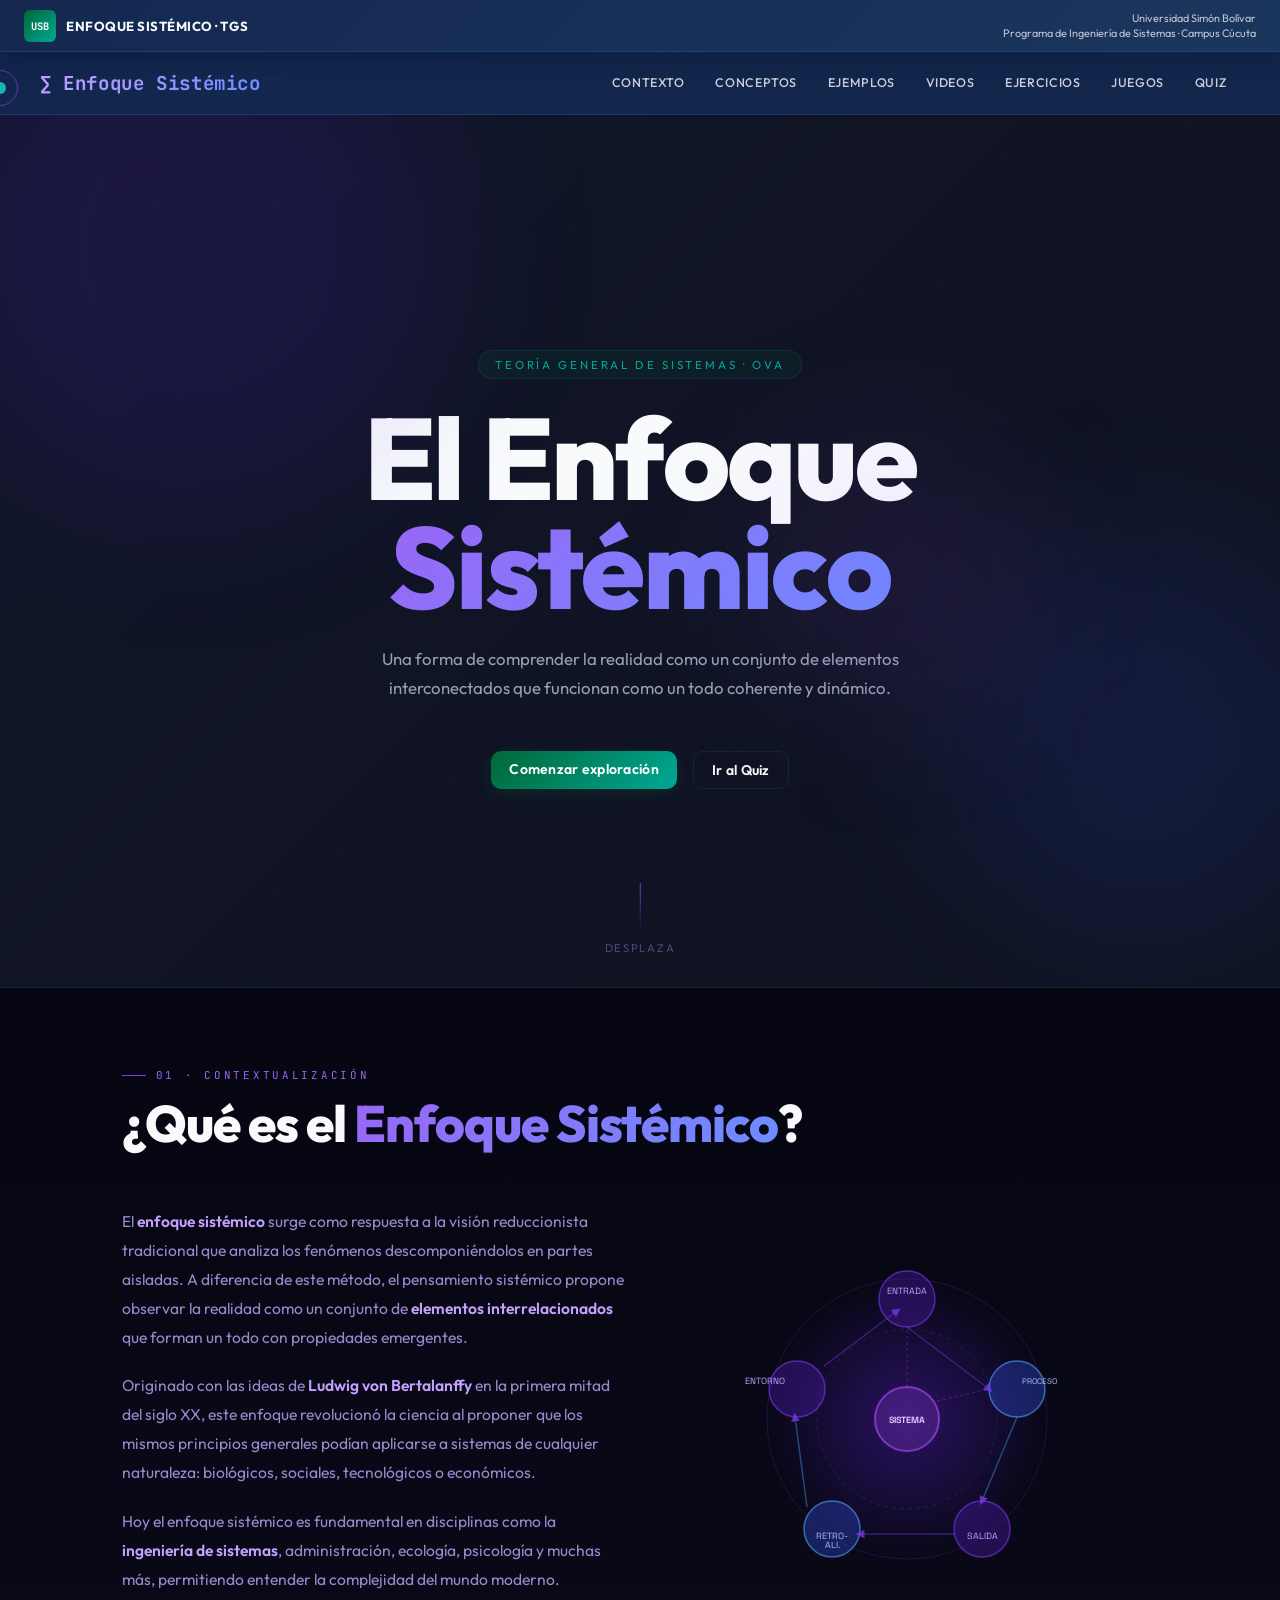
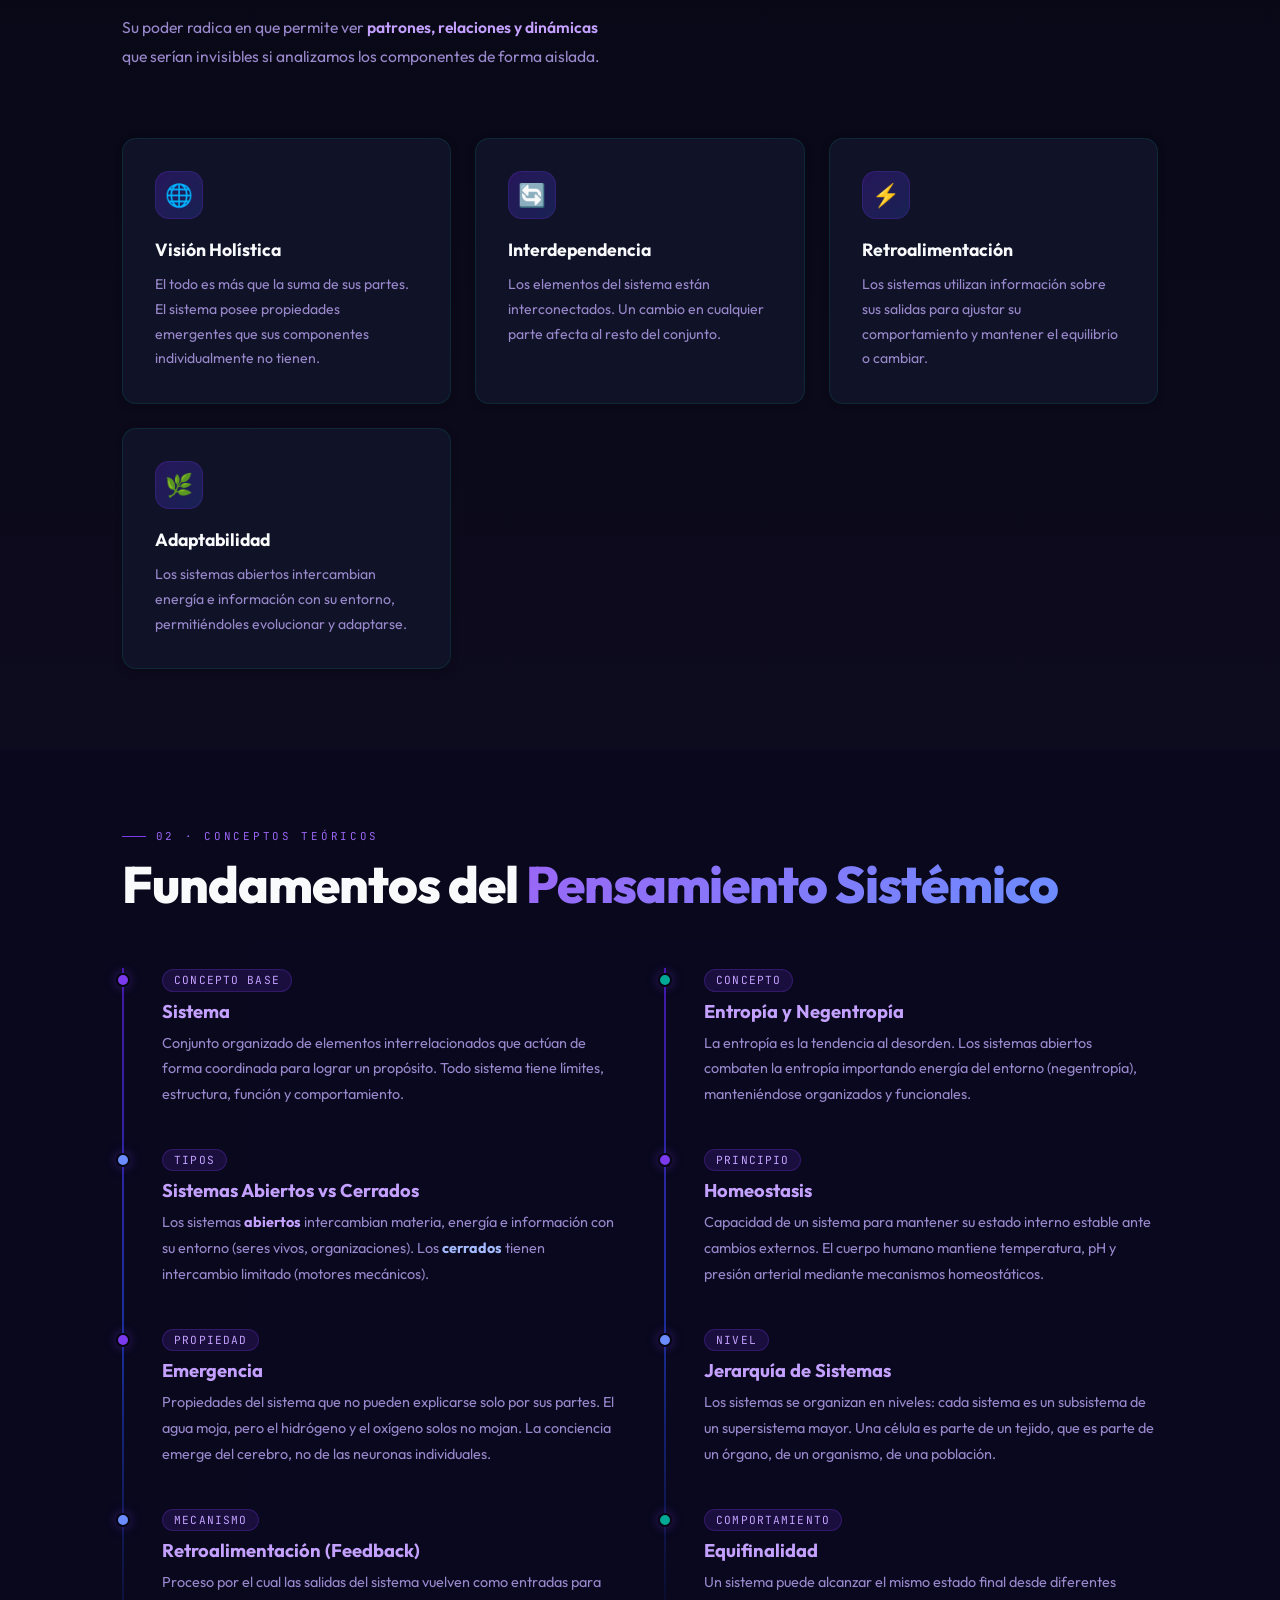
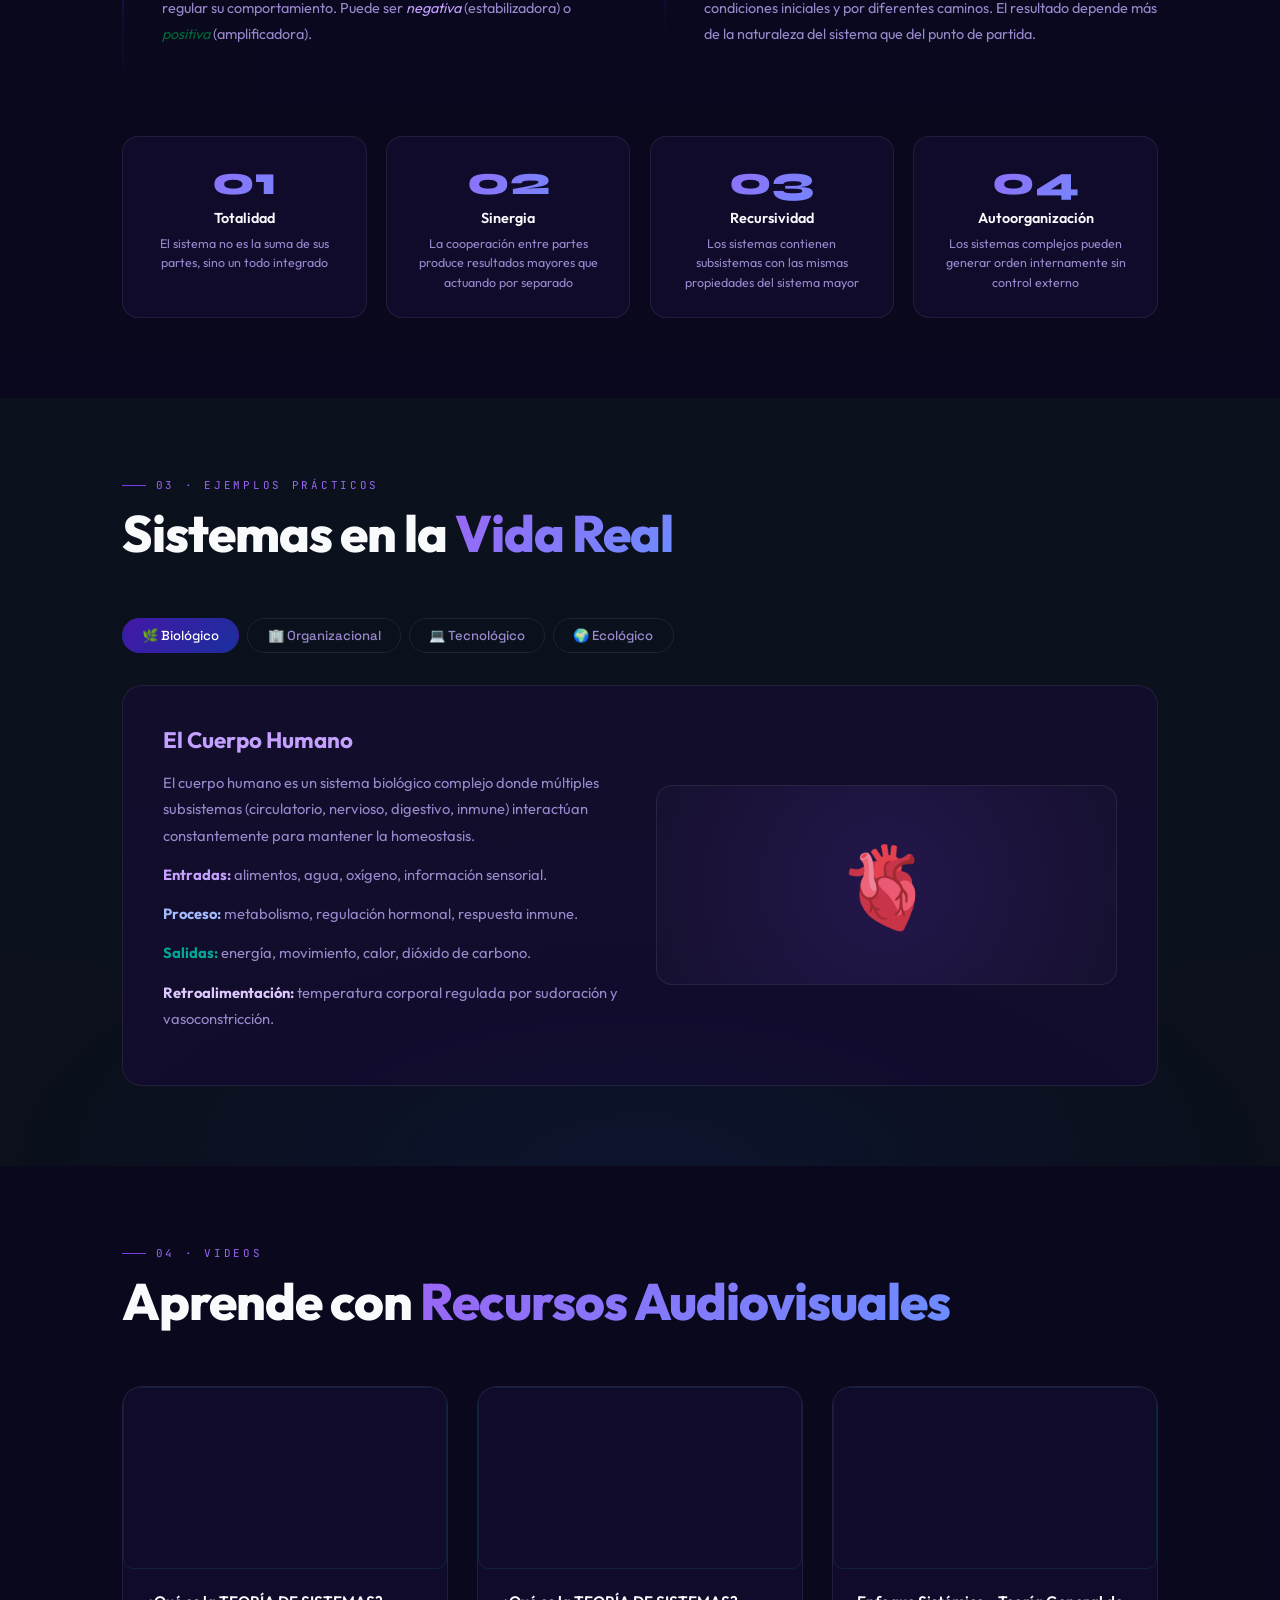
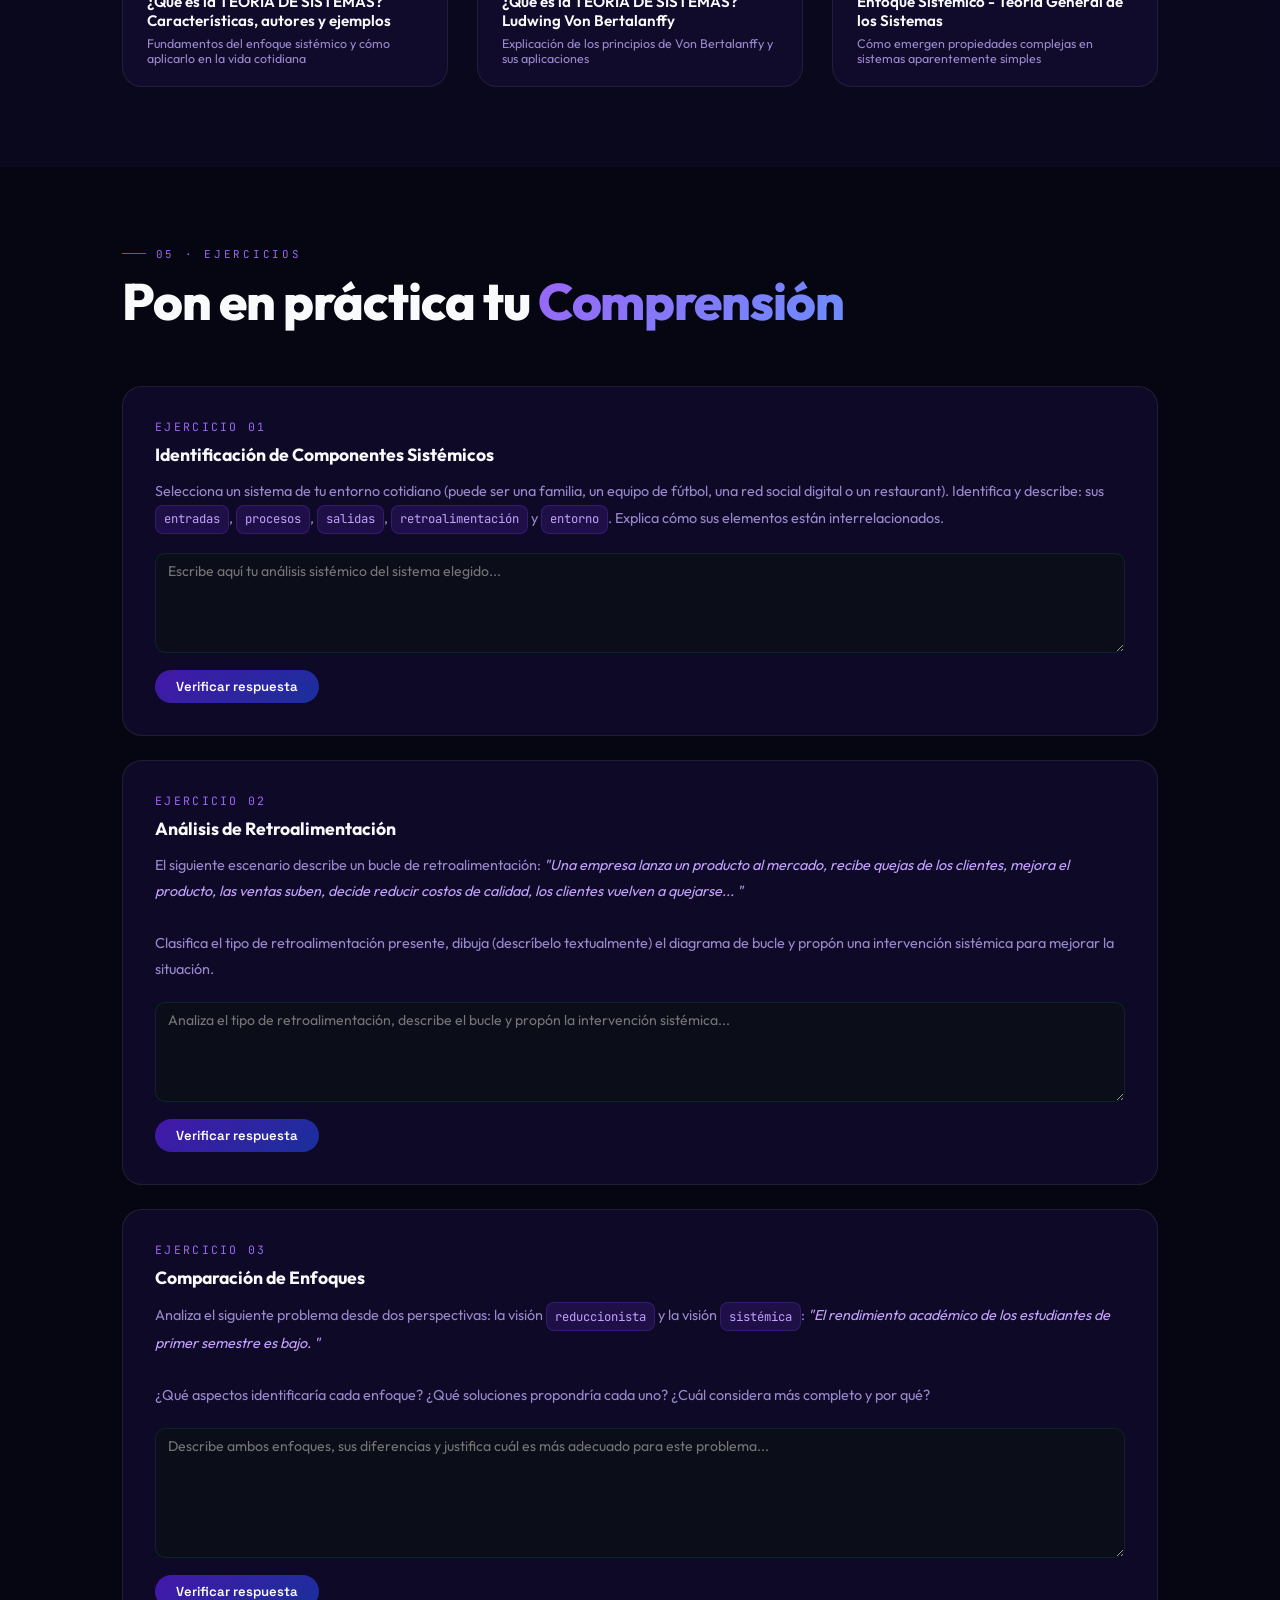
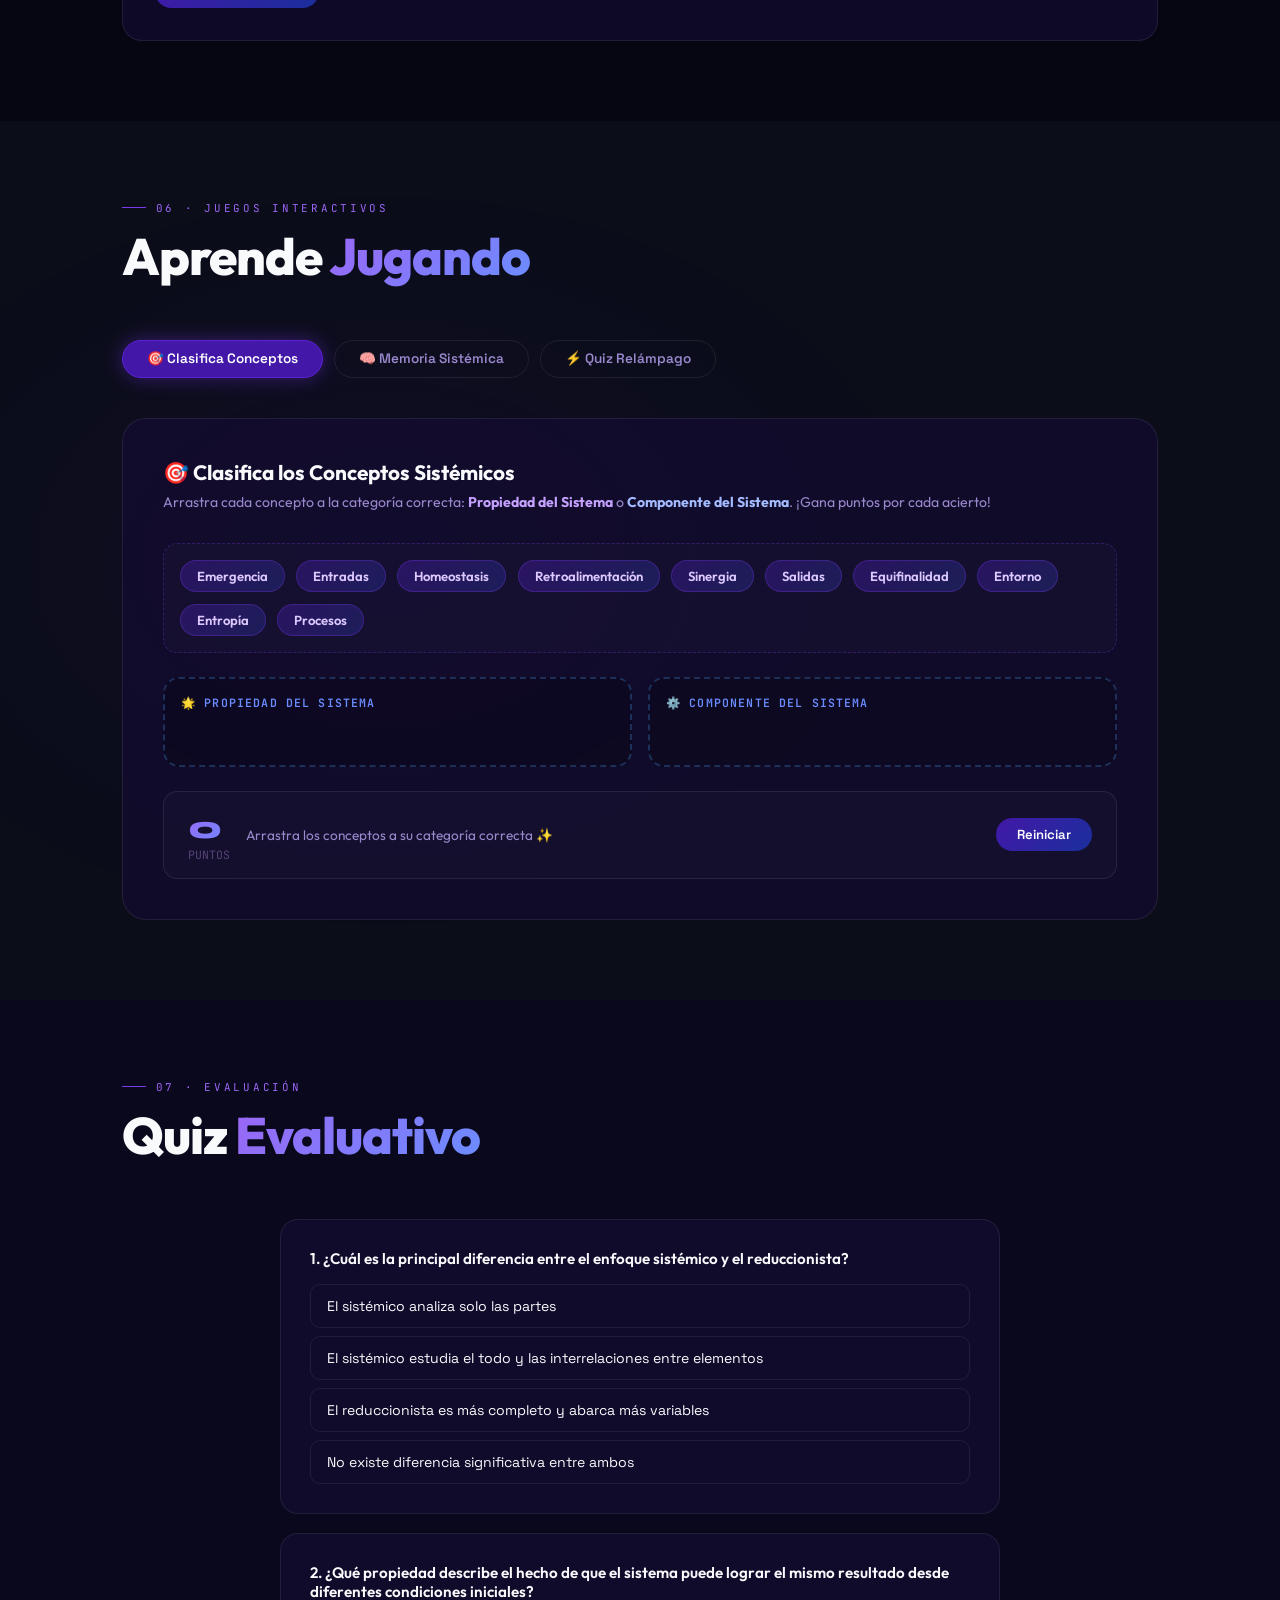
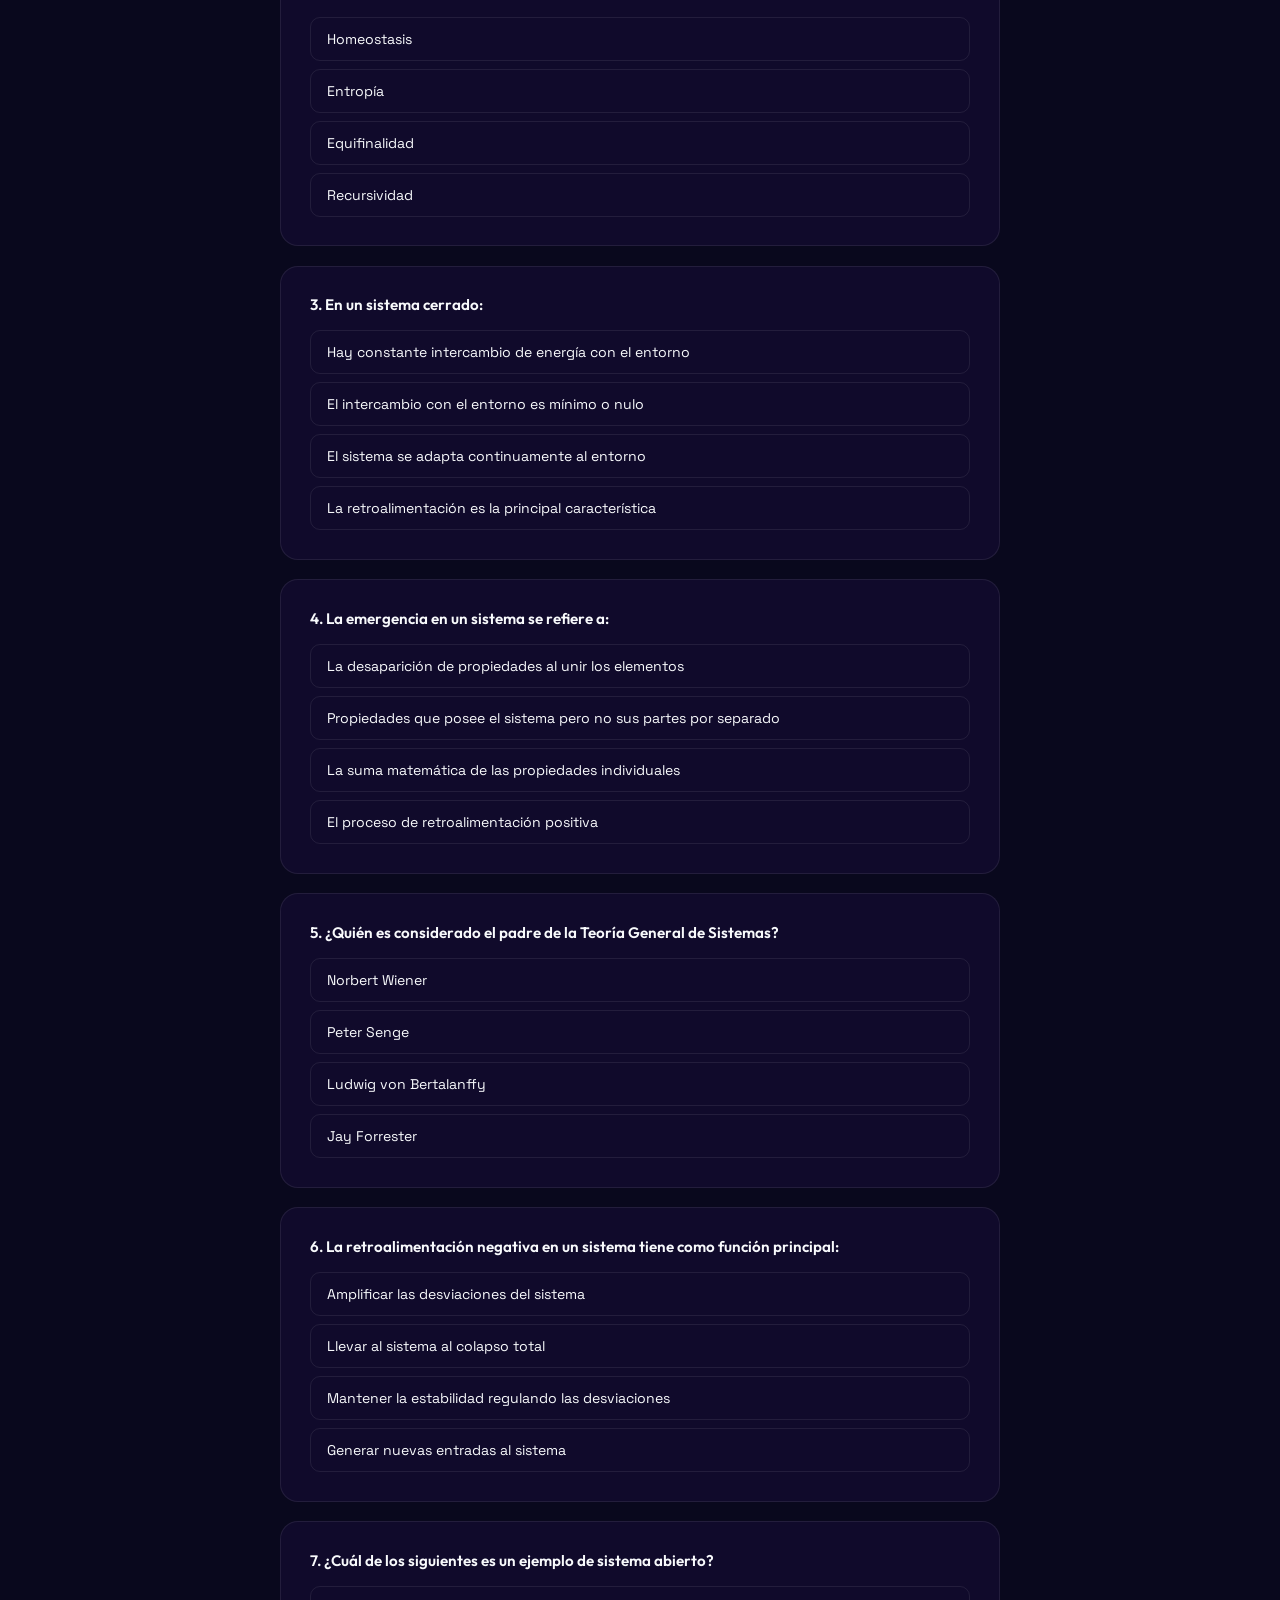
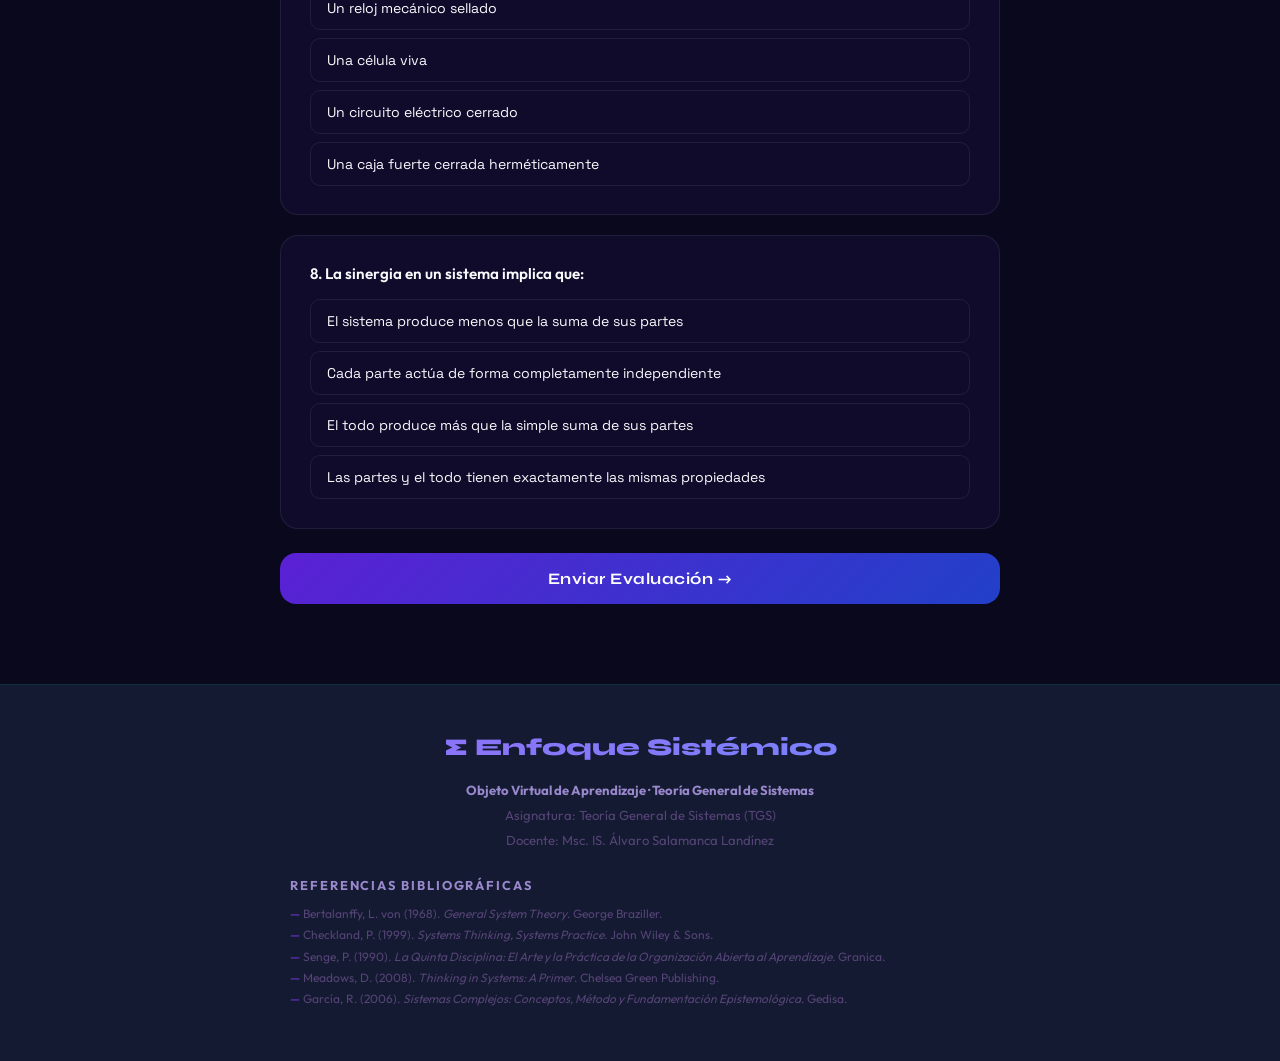
<file: OVAS/ova juan camilo santelis/el_jueguiño_mas_bambero_de_santelis.html>
<!DOCTYPE html>
<html lang="es" class="tgs-ova-root">

<head>
    <meta charset="UTF-8">
    <meta name="viewport" content="width=device-width, initial-scale=1.0">
    <title>Enfoque Sistémico · TGS</title>
    <link href="https://fonts.googleapis.com/css2?family=Space+Grotesk:wght@300;400;500;600;700&family=Syne:wght@400;600;700;800&family=JetBrains+Mono:wght@300;400&display=swap" rel="stylesheet">
    <style>
         :root {
            --ink: #09090f;
            --deep: #0d0b1e;
            --void: #060612;
            --violet-900: #1a0a3d;
            --violet-800: #2d1169;
            --violet-700: #4318a8;
            --violet-600: #5b21d4;
            --violet-500: #7c3aed;
            --violet-400: #9b66f5;
            --violet-300: #c4a1ff;
            --violet-200: #ddc9ff;
            --blue-900: #0a0f2e;
            --blue-800: #111b5c;
            --blue-700: #1a2f9c;
            --blue-600: #2240c9;
            --blue-500: #3b5bff;
            --blue-400: #6b8dff;
            --blue-300: #a5bbff;
            --accent: #b44dff;
            --accent2: #4da6ff;
            --glow: rgba(124, 58, 237, 0.4);
            --glow2: rgba(77, 166, 255, 0.3);
            --text: #e8e0ff;
            --text-dim: #9988cc;
            --text-faint: #554477;
            --glass: rgba(255, 255, 255, 0.04);
            --glass-border: rgba(255, 255, 255, 0.08);
            --card-bg: rgba(20, 12, 50, 0.7);
        }
        
        *,
        *::before,
        *::after {
            margin: 0;
            padding: 0;
            box-sizing: border-box;
        }
        
        html {
            scroll-behavior: smooth;
        }
        
        body {
            background: var(--void);
            color: var(--text);
            font-family: 'Space Grotesk', sans-serif;
            overflow-x: hidden;
            cursor: none;
        }
        /* CURSOR */
        
        .cursor {
            position: fixed;
            width: 12px;
            height: 12px;
            border-radius: 50%;
            background: var(--accent);
            pointer-events: none;
            z-index: 9999;
            transform: translate(-50%, -50%);
            transition: transform 0.1s;
            mix-blend-mode: screen;
        }
        
        .cursor-ring {
            position: fixed;
            width: 36px;
            height: 36px;
            border-radius: 50%;
            border: 1px solid rgba(180, 77, 255, 0.5);
            pointer-events: none;
            z-index: 9998;
            transform: translate(-50%, -50%);
            transition: transform 0.15s, width 0.2s, height 0.2s;
        }
        /* CANVAS STARS */
        
        #starfield {
            position: fixed;
            top: 0;
            left: 0;
            width: 100%;
            height: 100%;
            z-index: 0;
            pointer-events: none;
        }
        /* NAV */
        
        nav {
            position: fixed;
            top: 0;
            left: 0;
            right: 0;
            z-index: 100;
            display: flex;
            align-items: center;
            justify-content: space-between;
            padding: 1rem 2.5rem;
            background: rgba(6, 6, 18, 0.85);
            backdrop-filter: blur(20px);
            border-bottom: 1px solid var(--glass-border);
        }
        
        .nav-logo {
            font-family: 'Syne', sans-serif;
            font-size: 1.2rem;
            font-weight: 800;
            background: linear-gradient(135deg, var(--violet-300), var(--blue-400));
            -webkit-background-clip: text;
            -webkit-text-fill-color: transparent;
            letter-spacing: -0.02em;
        }
        
        .nav-links {
            display: flex;
            gap: 0.2rem;
        }
        
        .nav-links a {
            color: var(--text-dim);
            text-decoration: none;
            font-size: 0.78rem;
            font-weight: 500;
            letter-spacing: 0.05em;
            text-transform: uppercase;
            padding: 0.4rem 0.8rem;
            border-radius: 20px;
            transition: all 0.2s;
            border: 1px solid transparent;
        }
        
        .nav-links a:hover {
            color: var(--text);
            background: var(--glass);
            border-color: var(--glass-border);
        }
        /* SECTIONS */
        
        section {
            position: relative;
            z-index: 1;
        }
        /* HERO */
        
        #hero {
            min-height: 100vh;
            display: flex;
            flex-direction: column;
            align-items: center;
            justify-content: center;
            text-align: center;
            padding: 8rem 2rem 4rem;
            background: radial-gradient(ellipse 80% 60% at 50% 0%, rgba(43, 17, 105, 0.6) 0%, transparent 70%), radial-gradient(ellipse 50% 40% at 80% 80%, rgba(26, 47, 156, 0.3) 0%, transparent 60%);
        }
        
        .hero-label {
            font-family: 'JetBrains Mono', monospace;
            font-size: 0.72rem;
            letter-spacing: 0.25em;
            color: var(--violet-400);
            text-transform: uppercase;
            margin-bottom: 1.5rem;
            padding: 0.35rem 1rem;
            border: 1px solid rgba(124, 58, 237, 0.3);
            border-radius: 20px;
            display: inline-block;
            background: rgba(124, 58, 237, 0.08);
        }
        
        .hero-title {
            font-family: 'Syne', sans-serif;
            font-size: clamp(3rem, 9vw, 7.5rem);
            font-weight: 800;
            line-height: 0.95;
            letter-spacing: -0.03em;
            margin-bottom: 1.5rem;
        }
        
        .hero-title .line1 {
            display: block;
            color: var(--text);
        }
        
        .hero-title .line2 {
            display: block;
            background: linear-gradient(135deg, var(--violet-400) 0%, var(--blue-400) 50%, var(--violet-300) 100%);
            -webkit-background-clip: text;
            -webkit-text-fill-color: transparent;
            background-size: 200% 200%;
            animation: gradShift 4s ease infinite;
        }
        
        @keyframes gradShift {
            0%,
            100% {
                background-position: 0% 50%
            }
            50% {
                background-position: 100% 50%
            }
        }
        
        .hero-sub {
            max-width: 560px;
            color: var(--text-dim);
            font-size: 1.05rem;
            line-height: 1.7;
            margin-bottom: 3rem;
        }
        
        .hero-cta {
            display: flex;
            gap: 1rem;
            flex-wrap: wrap;
            justify-content: center;
        }
        
        .btn-primary {
            padding: 0.85rem 2rem;
            border-radius: 50px;
            background: linear-gradient(135deg, var(--violet-600), var(--blue-600));
            color: #fff;
            font-weight: 600;
            font-size: 0.9rem;
            text-decoration: none;
            border: none;
            cursor: pointer;
            box-shadow: 0 0 30px var(--glow);
            transition: all 0.3s;
            letter-spacing: 0.02em;
        }
        
        .btn-primary:hover {
            transform: translateY(-2px);
            box-shadow: 0 0 50px var(--glow);
        }
        
        .btn-outline {
            padding: 0.85rem 2rem;
            border-radius: 50px;
            background: transparent;
            color: var(--text);
            font-weight: 600;
            font-size: 0.9rem;
            text-decoration: none;
            border: 1px solid var(--glass-border);
            cursor: pointer;
            transition: all 0.3s;
            letter-spacing: 0.02em;
        }
        
        .btn-outline:hover {
            background: var(--glass);
            border-color: var(--violet-600);
        }
        /* ORB ANIMATION */
        
        .hero-orb {
            position: absolute;
            border-radius: 50%;
            filter: blur(80px);
            pointer-events: none;
            animation: float 8s ease-in-out infinite;
        }
        
        .orb1 {
            width: 500px;
            height: 500px;
            background: rgba(91, 33, 212, 0.15);
            top: -10%;
            left: -5%;
            animation-delay: 0s;
        }
        
        .orb2 {
            width: 400px;
            height: 400px;
            background: rgba(59, 91, 255, 0.12);
            bottom: 5%;
            right: -5%;
            animation-delay: -3s;
        }
        
        .orb3 {
            width: 250px;
            height: 250px;
            background: rgba(180, 77, 255, 0.1);
            top: 40%;
            left: 60%;
            animation-delay: -6s;
        }
        
        @keyframes float {
            0%,
            100% {
                transform: translateY(0) scale(1)
            }
            50% {
                transform: translateY(-30px) scale(1.05)
            }
        }
        /* SCROLL INDICATOR */
        
        .scroll-hint {
            position: absolute;
            bottom: 2rem;
            left: 50%;
            transform: translateX(-50%);
            display: flex;
            flex-direction: column;
            align-items: center;
            gap: 0.5rem;
            color: var(--text-faint);
            font-size: 0.7rem;
            letter-spacing: 0.15em;
            text-transform: uppercase;
        }
        
        .scroll-line {
            width: 1px;
            height: 50px;
            background: linear-gradient(to bottom, var(--violet-500), transparent);
            animation: scrollPulse 2s ease-in-out infinite;
        }
        
        @keyframes scrollPulse {
            0%,
            100% {
                opacity: 0.3
            }
            50% {
                opacity: 1
            }
        }
        /* WRAPPER */
        
        .section-wrap {
            max-width: 1100px;
            margin: 0 auto;
            padding: 5rem 2rem;
        }
        /* SECTION HEADER */
        
        .section-header {
            margin-bottom: 3.5rem;
        }
        
        .section-tag {
            font-family: 'JetBrains Mono', monospace;
            font-size: 0.68rem;
            letter-spacing: 0.25em;
            color: var(--violet-400);
            text-transform: uppercase;
            display: flex;
            align-items: center;
            gap: 0.6rem;
            margin-bottom: 0.8rem;
        }
        
        .section-tag::before {
            content: '';
            display: block;
            width: 24px;
            height: 1px;
            background: var(--violet-500);
        }
        
        .section-title {
            font-family: 'Syne', sans-serif;
            font-size: clamp(2rem, 4vw, 3.2rem);
            font-weight: 800;
            letter-spacing: -0.02em;
            line-height: 1.1;
        }
        
        .section-title span {
            background: linear-gradient(135deg, var(--violet-400), var(--blue-400));
            -webkit-background-clip: text;
            -webkit-text-fill-color: transparent;
        }
        /* CONTEXT */
        
        #contextualizacion {
            background: linear-gradient(180deg, var(--void) 0%, rgba(13, 11, 30, 0.98) 100%);
        }
        
        .context-grid {
            display: grid;
            grid-template-columns: 1fr 1fr;
            gap: 2rem;
            align-items: start;
        }
        
        .context-text p {
            color: var(--text-dim);
            line-height: 1.85;
            font-size: 0.98rem;
            margin-bottom: 1.2rem;
        }
        
        .context-text p strong {
            color: var(--violet-300);
            font-weight: 600;
        }
        
        .context-visual {
            position: relative;
            padding: 2rem;
        }
        
        .sys-diagram {
            width: 100%;
            aspect-ratio: 1;
            max-width: 360px;
            margin: 0 auto;
            display: block;
        }
        /* CARDS */
        
        .cards-grid {
            display: grid;
            grid-template-columns: repeat(auto-fit, minmax(280px, 1fr));
            gap: 1.5rem;
        }
        
        .card {
            background: var(--card-bg);
            border: 1px solid var(--glass-border);
            border-radius: 20px;
            padding: 2rem;
            backdrop-filter: blur(10px);
            transition: all 0.3s;
            position: relative;
            overflow: hidden;
        }
        
        .card::before {
            content: '';
            position: absolute;
            top: 0;
            left: 0;
            right: 0;
            height: 2px;
            background: linear-gradient(90deg, var(--violet-600), var(--blue-500), transparent);
            opacity: 0;
            transition: opacity 0.3s;
        }
        
        .card:hover {
            transform: translateY(-6px);
            border-color: rgba(124, 58, 237, 0.3);
        }
        
        .card:hover::before {
            opacity: 1;
        }
        
        .card-icon {
            width: 48px;
            height: 48px;
            border-radius: 14px;
            background: linear-gradient(135deg, rgba(91, 33, 212, 0.3), rgba(59, 91, 255, 0.2));
            display: flex;
            align-items: center;
            justify-content: center;
            font-size: 1.4rem;
            margin-bottom: 1.2rem;
            border: 1px solid rgba(124, 58, 237, 0.2);
        }
        
        .card h3 {
            font-family: 'Syne', sans-serif;
            font-size: 1.1rem;
            font-weight: 700;
            margin-bottom: 0.7rem;
            color: var(--text);
        }
        
        .card p {
            color: var(--text-dim);
            font-size: 0.88rem;
            line-height: 1.75;
        }
        /* CONCEPTOS - TIMELINE */
        
        #conceptos {
            background: rgba(10, 9, 30, 0.98);
        }
        
        .timeline {
            position: relative;
            padding-left: 2.5rem;
        }
        
        .timeline::before {
            content: '';
            position: absolute;
            left: 0;
            top: 0;
            bottom: 0;
            width: 2px;
            background: linear-gradient(to bottom, var(--violet-700), var(--blue-700), transparent);
        }
        
        .timeline-item {
            position: relative;
            margin-bottom: 2.5rem;
            opacity: 0;
            transform: translateX(-20px);
            animation: slideIn 0.5s forwards;
        }
        
        @keyframes slideIn {
            to {
                opacity: 1;
                transform: none;
            }
        }
        
        .timeline-dot {
            position: absolute;
            left: -2.85rem;
            top: 0.3rem;
            width: 14px;
            height: 14px;
            border-radius: 50%;
            background: var(--violet-500);
            border: 2px solid var(--void);
            box-shadow: 0 0 12px var(--glow);
        }
        
        .timeline-item h3 {
            font-family: 'Syne', sans-serif;
            font-size: 1.15rem;
            font-weight: 700;
            color: var(--violet-300);
            margin-bottom: 0.5rem;
        }
        
        .timeline-item p {
            color: var(--text-dim);
            font-size: 0.9rem;
            line-height: 1.8;
        }
        
        .concept-badge {
            display: inline-block;
            padding: 0.2rem 0.7rem;
            border-radius: 20px;
            background: rgba(124, 58, 237, 0.15);
            border: 1px solid rgba(124, 58, 237, 0.25);
            font-size: 0.7rem;
            font-family: 'JetBrains Mono', monospace;
            color: var(--violet-300);
            letter-spacing: 0.1em;
            margin-bottom: 0.5rem;
        }
        /* PROPIEDADES */
        
        .props-grid {
            display: grid;
            grid-template-columns: repeat(auto-fit, minmax(220px, 1fr));
            gap: 1.2rem;
        }
        
        .prop-card {
            background: var(--card-bg);
            border: 1px solid var(--glass-border);
            border-radius: 16px;
            padding: 1.5rem;
            text-align: center;
            transition: all 0.3s;
            cursor: default;
        }
        
        .prop-card:hover {
            border-color: rgba(77, 166, 255, 0.3);
            box-shadow: 0 0 30px var(--glow2);
        }
        
        .prop-num {
            font-family: 'Syne', sans-serif;
            font-size: 2.5rem;
            font-weight: 800;
            background: linear-gradient(135deg, var(--violet-400), var(--blue-400));
            -webkit-background-clip: text;
            -webkit-text-fill-color: transparent;
            line-height: 1;
        }
        
        .prop-card h4 {
            font-size: 0.9rem;
            font-weight: 600;
            margin: 0.5rem 0 0.4rem;
            color: var(--text);
        }
        
        .prop-card p {
            font-size: 0.78rem;
            color: var(--text-dim);
            line-height: 1.6;
        }
        /* EJEMPLOS */
        
        #ejemplos {
            background: radial-gradient(ellipse 70% 50% at 50% 100%, rgba(26, 47, 156, 0.15) 0%, transparent 70%);
        }
        
        .examples-tabs {
            display: flex;
            gap: 0.5rem;
            margin-bottom: 2rem;
            flex-wrap: wrap;
        }
        
        .tab-btn {
            padding: 0.5rem 1.2rem;
            border-radius: 25px;
            border: 1px solid var(--glass-border);
            background: transparent;
            color: var(--text-dim);
            font-family: 'Space Grotesk', sans-serif;
            font-size: 0.82rem;
            font-weight: 500;
            cursor: pointer;
            transition: all 0.2s;
        }
        
        .tab-btn.active {
            background: linear-gradient(135deg, var(--violet-700), var(--blue-700));
            color: #fff;
            border-color: transparent;
        }
        
        .tab-btn:hover:not(.active) {
            border-color: var(--violet-600);
            color: var(--text);
        }
        
        .tab-panel {
            display: none;
        }
        
        .tab-panel.active {
            display: block;
            animation: fadeIn 0.3s;
        }
        
        @keyframes fadeIn {
            from {
                opacity: 0;
                transform: translateY(8px)
            }
            to {
                opacity: 1;
                transform: none
            }
        }
        
        .example-card {
            background: var(--card-bg);
            border: 1px solid var(--glass-border);
            border-radius: 20px;
            padding: 2.5rem;
            display: grid;
            grid-template-columns: 1fr 1fr;
            gap: 2rem;
            align-items: center;
        }
        
        .example-card h3 {
            font-family: 'Syne', sans-serif;
            font-size: 1.4rem;
            font-weight: 700;
            margin-bottom: 1rem;
            color: var(--violet-300);
        }
        
        .example-card p {
            color: var(--text-dim);
            line-height: 1.8;
            font-size: 0.92rem;
            margin-bottom: 0.8rem;
        }
        
        .example-visual {
            display: flex;
            align-items: center;
            justify-content: center;
            min-height: 200px;
            border-radius: 16px;
            background: rgba(255, 255, 255, 0.02);
            border: 1px solid var(--glass-border);
            font-size: 5rem;
            position: relative;
            overflow: hidden;
        }
        
        .example-visual::after {
            content: '';
            position: absolute;
            inset: 0;
            background: radial-gradient(circle at center, rgba(124, 58, 237, 0.15), transparent);
        }
        /* VIDEOS */
        
        #videos {
            background: rgba(10, 9, 30, 0.98);
        }
        
        .videos-grid {
            display: grid;
            grid-template-columns: repeat(auto-fit, minmax(320px, 1fr));
            gap: 1.8rem;
        }
        
        .video-wrapper {
            border-radius: 20px;
            overflow: hidden;
            border: 1px solid var(--glass-border);
            transition: all 0.3s;
            background: var(--card-bg);
        }
        
        .video-wrapper:hover {
            border-color: rgba(124, 58, 237, 0.4);
            box-shadow: 0 0 40px var(--glow);
        }
        
        .video-thumb {
            position: relative;
            aspect-ratio: 16/9;
        }
        
        .video-thumb iframe {
            width: 100%;
            height: 100%;
            border: none;
        }
        
        .video-info {
            padding: 1.2rem 1.5rem;
        }
        
        .video-info h4 {
            font-size: 0.95rem;
            font-weight: 600;
            margin-bottom: 0.4rem;
        }
        
        .video-info p {
            font-size: 0.78rem;
            color: var(--text-dim);
        }
        /* EJERCICIOS */
        
        #ejercicios {
            background: var(--void);
        }
        
        .exercises-list {
            display: grid;
            gap: 1.5rem;
        }
        
        .exercise-item {
            background: var(--card-bg);
            border: 1px solid var(--glass-border);
            border-radius: 20px;
            padding: 2rem;
        }
        
        .exercise-num {
            font-family: 'JetBrains Mono', monospace;
            font-size: 0.72rem;
            color: var(--violet-400);
            letter-spacing: 0.2em;
            margin-bottom: 0.6rem;
        }
        
        .exercise-item h3 {
            font-family: 'Syne', sans-serif;
            font-size: 1.1rem;
            font-weight: 700;
            margin-bottom: 0.8rem;
        }
        
        .exercise-item p {
            color: var(--text-dim);
            font-size: 0.9rem;
            line-height: 1.8;
            margin-bottom: 1.2rem;
        }
        
        .exercise-textarea {
            width: 100%;
            min-height: 100px;
            background: rgba(255, 255, 255, 0.03);
            border: 1px solid var(--glass-border);
            border-radius: 12px;
            color: var(--text);
            font-family: 'Space Grotesk', sans-serif;
            font-size: 0.88rem;
            padding: 0.9rem 1rem;
            resize: vertical;
            outline: none;
            transition: border-color 0.2s;
        }
        
        .exercise-textarea:focus {
            border-color: var(--violet-600);
        }
        
        .btn-small {
            padding: 0.5rem 1.3rem;
            border-radius: 25px;
            font-size: 0.82rem;
            background: linear-gradient(135deg, var(--violet-700), var(--blue-700));
            color: #fff;
            border: none;
            cursor: pointer;
            font-family: 'Space Grotesk', sans-serif;
            font-weight: 600;
            margin-top: 0.8rem;
            transition: all 0.2s;
        }
        
        .btn-small:hover {
            opacity: 0.85;
            transform: translateY(-1px);
        }
        
        .feedback-msg {
            margin-top: 0.7rem;
            font-size: 0.82rem;
            color: var(--violet-300);
            display: none;
            font-style: italic;
        }
        /* JUEGOS */
        
        #juegos {
            background: radial-gradient(ellipse 60% 60% at 30% 50%, rgba(43, 17, 105, 0.15) 0%, transparent 70%);
        }
        
        .games-nav {
            display: flex;
            gap: 0.7rem;
            margin-bottom: 2.5rem;
            flex-wrap: wrap;
        }
        
        .game-nav-btn {
            padding: 0.6rem 1.5rem;
            border-radius: 30px;
            border: 1px solid var(--glass-border);
            background: transparent;
            color: var(--text-dim);
            font-family: 'Space Grotesk', sans-serif;
            font-size: 0.85rem;
            font-weight: 600;
            cursor: pointer;
            transition: all 0.25s;
        }
        
        .game-nav-btn.active {
            background: var(--violet-700);
            color: #fff;
            border-color: var(--violet-600);
            box-shadow: 0 0 20px var(--glow);
        }
        
        .game-nav-btn:hover:not(.active) {
            border-color: var(--violet-500);
            color: var(--text);
        }
        
        .game-container {
            display: none;
        }
        
        .game-container.active {
            display: block;
            animation: fadeIn 0.3s;
        }
        /* GAME 1: Drag & Drop */
        
        .game-box {
            background: var(--card-bg);
            border: 1px solid var(--glass-border);
            border-radius: 24px;
            padding: 2.5rem;
        }
        
        .game-box h3 {
            font-family: 'Syne', sans-serif;
            font-size: 1.3rem;
            font-weight: 700;
            margin-bottom: 0.5rem;
        }
        
        .game-box .game-desc {
            color: var(--text-dim);
            font-size: 0.88rem;
            margin-bottom: 2rem;
        }
        
        .drag-area {
            display: flex;
            flex-wrap: wrap;
            gap: 0.7rem;
            margin-bottom: 1.5rem;
            min-height: 60px;
            padding: 1rem;
            border-radius: 14px;
            border: 1px dashed rgba(124, 58, 237, 0.3);
            background: rgba(255, 255, 255, 0.02);
        }
        
        .drag-item {
            padding: 0.45rem 1rem;
            border-radius: 25px;
            font-size: 0.82rem;
            font-weight: 600;
            cursor: grab;
            user-select: none;
            transition: all 0.2s;
            background: linear-gradient(135deg, rgba(91, 33, 212, 0.3), rgba(59, 91, 255, 0.2));
            border: 1px solid rgba(124, 58, 237, 0.3);
            color: var(--violet-200);
        }
        
        .drag-item:hover {
            transform: scale(1.05);
            box-shadow: 0 0 15px var(--glow);
        }
        
        .drag-item.dragging {
            opacity: 0.5;
            cursor: grabbing;
        }
        
        .drop-zones {
            display: grid;
            grid-template-columns: 1fr 1fr;
            gap: 1rem;
        }
        
        .drop-zone {
            min-height: 90px;
            border-radius: 16px;
            padding: 1rem;
            border: 2px dashed rgba(77, 166, 255, 0.25);
            background: rgba(0, 0, 0, 0.2);
            transition: all 0.2s;
        }
        
        .drop-zone.dragover {
            border-color: var(--violet-500);
            background: rgba(124, 58, 237, 0.08);
        }
        
        .drop-zone-label {
            font-size: 0.72rem;
            font-weight: 600;
            text-transform: uppercase;
            letter-spacing: 0.1em;
            color: var(--blue-400);
            margin-bottom: 0.5rem;
            font-family: 'JetBrains Mono', monospace;
        }
        
        .game-score {
            display: flex;
            align-items: center;
            gap: 1rem;
            margin-top: 1.5rem;
            padding: 1rem 1.5rem;
            border-radius: 14px;
            background: rgba(255, 255, 255, 0.02);
            border: 1px solid var(--glass-border);
        }
        
        .score-val {
            font-family: 'Syne', sans-serif;
            font-size: 2rem;
            font-weight: 800;
            background: linear-gradient(135deg, var(--violet-400), var(--blue-400));
            -webkit-background-clip: text;
            -webkit-text-fill-color: transparent;
        }
        /* GAME 2: Memory */
        
        .memory-grid {
            display: grid;
            grid-template-columns: repeat(4, 1fr);
            gap: 0.8rem;
            max-width: 500px;
            margin: 0 auto 1.5rem;
        }
        
        .mem-card {
            aspect-ratio: 1;
            border-radius: 14px;
            cursor: pointer;
            position: relative;
            transform-style: preserve-3d;
            transition: transform 0.5s;
            user-select: none;
        }
        
        .mem-card.flipped {
            transform: rotateY(180deg);
        }
        
        .mem-card.matched {
            cursor: default;
        }
        
        .mem-front,
        .mem-back {
            position: absolute;
            inset: 0;
            border-radius: 14px;
            display: flex;
            align-items: center;
            justify-content: center;
            backface-visibility: hidden;
            font-size: 1.1rem;
            font-weight: 700;
            line-height: 1.2;
            text-align: center;
            padding: 0.4rem;
        }
        
        .mem-back {
            background: linear-gradient(135deg, var(--violet-800), var(--blue-800));
            border: 1px solid rgba(124, 58, 237, 0.3);
            font-size: 1.6rem;
        }
        
        .mem-front {
            background: var(--card-bg);
            border: 1px solid var(--glass-border);
            transform: rotateY(180deg);
            font-size: 0.72rem;
            color: var(--text-dim);
        }
        
        .mem-card.matched .mem-back {
            background: linear-gradient(135deg, rgba(91, 33, 212, 0.5), rgba(59, 91, 255, 0.4));
            box-shadow: 0 0 20px var(--glow);
        }
        
        .memory-stats {
            display: flex;
            gap: 2rem;
            justify-content: center;
            margin-bottom: 1.5rem;
            font-family: 'JetBrains Mono', monospace;
            font-size: 0.85rem;
            color: var(--text-dim);
        }
        
        .memory-stats span {
            color: var(--violet-300);
            font-weight: 700;
        }
        /* GAME 3: Quiz Rápido */
        
        .quick-quiz {
            max-width: 640px;
            margin: 0 auto;
        }
        
        .quiz-q {
            font-family: 'Syne', sans-serif;
            font-size: 1.2rem;
            font-weight: 700;
            margin-bottom: 1.5rem;
            line-height: 1.4;
        }
        
        .quiz-opts {
            display: grid;
            gap: 0.7rem;
            margin-bottom: 1.5rem;
        }
        
        .quiz-opt {
            padding: 0.85rem 1.3rem;
            border-radius: 14px;
            cursor: pointer;
            border: 1px solid var(--glass-border);
            background: rgba(255, 255, 255, 0.02);
            color: var(--text);
            font-size: 0.9rem;
            text-align: left;
            transition: all 0.2s;
            font-family: 'Space Grotesk', sans-serif;
        }
        
        .quiz-opt:hover:not(:disabled) {
            border-color: var(--violet-500);
            background: rgba(124, 58, 237, 0.08);
        }
        
        .quiz-opt.correct {
            background: rgba(59, 130, 246, 0.2);
            border-color: #3b82f6;
            color: #93c5fd;
        }
        
        .quiz-opt.wrong {
            background: rgba(220, 38, 38, 0.15);
            border-color: #dc2626;
            color: #fca5a5;
        }
        
        .quiz-opt:disabled {
            cursor: default;
        }
        
        .quiz-progress {
            display: flex;
            align-items: center;
            gap: 1rem;
            margin-bottom: 2rem;
        }
        
        .quiz-bar {
            flex: 1;
            height: 4px;
            background: rgba(255, 255, 255, 0.05);
            border-radius: 2px;
            overflow: hidden;
        }
        
        .quiz-fill {
            height: 100%;
            background: linear-gradient(90deg, var(--violet-500), var(--blue-500));
            transition: width 0.4s;
        }
        
        .quiz-counter {
            font-family: 'JetBrains Mono', monospace;
            font-size: 0.78rem;
            color: var(--text-dim);
        }
        
        .quiz-feedback {
            padding: 1rem 1.3rem;
            border-radius: 14px;
            font-size: 0.88rem;
            margin-bottom: 1rem;
            line-height: 1.7;
            display: none;
        }
        
        .quiz-feedback.show {
            display: block;
            animation: fadeIn 0.3s;
        }
        
        .quiz-feedback.ok {
            background: rgba(59, 91, 255, 0.15);
            border: 1px solid rgba(59, 91, 255, 0.3);
        }
        
        .quiz-feedback.fail {
            background: rgba(180, 77, 255, 0.1);
            border: 1px solid rgba(180, 77, 255, 0.25);
        }
        
        .quiz-result {
            text-align: center;
            display: none;
            animation: fadeIn 0.5s;
        }
        
        .quiz-result.show {
            display: block;
        }
        
        .result-score {
            font-family: 'Syne', sans-serif;
            font-size: 4rem;
            font-weight: 800;
            background: linear-gradient(135deg, var(--violet-400), var(--blue-400));
            -webkit-background-clip: text;
            -webkit-text-fill-color: transparent;
        }
        
        .result-msg {
            color: var(--text-dim);
            margin: 0.5rem 0 1.5rem;
        }
        /* QUIZ EVALUACIÓN */
        
        #quiz {
            background: rgba(10, 9, 30, 0.99);
        }
        
        .quiz-eval {
            max-width: 720px;
            margin: 0 auto;
        }
        
        .quiz-eval-q {
            background: var(--card-bg);
            border: 1px solid var(--glass-border);
            border-radius: 18px;
            padding: 1.8rem;
            margin-bottom: 1.2rem;
        }
        
        .quiz-eval-q p {
            font-weight: 600;
            margin-bottom: 1rem;
            font-size: 0.95rem;
        }
        
        .quiz-eval-opts {
            display: grid;
            gap: 0.5rem;
        }
        
        .quiz-eval-opt {
            display: flex;
            align-items: center;
            gap: 0.8rem;
            padding: 0.75rem 1rem;
            border-radius: 10px;
            border: 1px solid var(--glass-border);
            cursor: pointer;
            transition: all 0.2s;
            font-size: 0.88rem;
            background: transparent;
            color: var(--text);
            font-family: 'Space Grotesk', sans-serif;
            text-align: left;
            width: 100%;
        }
        
        .quiz-eval-opt:hover {
            border-color: var(--violet-600);
            background: rgba(124, 58, 237, 0.06);
        }
        
        .quiz-eval-opt.selected {
            background: rgba(124, 58, 237, 0.15);
            border-color: var(--violet-500);
            color: var(--violet-200);
        }
        
        .eval-submit {
            display: block;
            width: 100%;
            padding: 1rem;
            border-radius: 16px;
            margin-top: 1.5rem;
            background: linear-gradient(135deg, var(--violet-600), var(--blue-600));
            color: #fff;
            font-family: 'Syne', sans-serif;
            font-size: 1rem;
            font-weight: 700;
            border: none;
            cursor: pointer;
            letter-spacing: 0.03em;
            transition: all 0.3s;
        }
        
        .eval-submit:hover {
            box-shadow: 0 0 40px var(--glow);
            transform: translateY(-2px);
        }
        
        .eval-result {
            text-align: center;
            padding: 3rem;
            background: var(--card-bg);
            border: 1px solid var(--glass-border);
            border-radius: 24px;
            display: none;
            animation: fadeIn 0.5s;
        }
        
        .eval-result.show {
            display: block;
        }
        
        .eval-big-score {
            font-family: 'Syne', sans-serif;
            font-size: 5rem;
            font-weight: 800;
            background: linear-gradient(135deg, var(--violet-300), var(--blue-300));
            -webkit-background-clip: text;
            -webkit-text-fill-color: transparent;
            line-height: 1;
        }
        
        .eval-grade {
            font-size: 1.1rem;
            font-weight: 600;
            margin: 0.5rem 0 1rem;
            color: var(--violet-300);
        }
        
        .answers-review {
            text-align: left;
            margin-top: 1.5rem;
            display: grid;
            gap: 0.7rem;
        }
        
        .ans-item {
            padding: 0.8rem 1rem;
            border-radius: 10px;
            font-size: 0.82rem;
            line-height: 1.6;
        }
        
        .ans-item.correct {
            background: rgba(59, 91, 255, 0.12);
            border: 1px solid rgba(59, 91, 255, 0.25);
        }
        
        .ans-item.wrong {
            background: rgba(220, 38, 38, 0.1);
            border: 1px solid rgba(220, 38, 38, 0.2);
        }
        /* FOOTER */
        
        footer {
            background: var(--void);
            border-top: 1px solid var(--glass-border);
            padding: 3rem 2rem;
            text-align: center;
            position: relative;
            z-index: 1;
        }
        
        footer p {
            color: var(--text-faint);
            font-size: 0.82rem;
            line-height: 1.9;
        }
        
        footer strong {
            color: var(--text-dim);
        }
        
        .footer-logo {
            font-family: 'Syne', sans-serif;
            font-size: 1.5rem;
            font-weight: 800;
            background: linear-gradient(135deg, var(--violet-400), var(--blue-400));
            -webkit-background-clip: text;
            -webkit-text-fill-color: transparent;
            margin-bottom: 1rem;
            display: block;
        }
        
        .refs {
            max-width: 700px;
            margin: 1.5rem auto 0;
            text-align: left;
        }
        
        .refs h4 {
            font-size: 0.8rem;
            text-transform: uppercase;
            letter-spacing: 0.15em;
            color: var(--text-dim);
            margin-bottom: 0.8rem;
        }
        
        .refs li {
            list-style: none;
            font-size: 0.75rem;
            color: var(--text-faint);
            margin-bottom: 0.4rem;
        }
        
        .refs li::before {
            content: '— ';
            color: var(--violet-500);
        }
        /* DIVIDER */
        
        .wave-divider {
            width: 100%;
            overflow: hidden;
            line-height: 0;
            position: relative;
            z-index: 1;
        }
        
        .wave-divider svg {
            display: block;
        }
        /* UTIL */
        
        .text-center {
            text-align: center;
        }
        
        .mt-2 {
            margin-top: 1rem;
        }
        
        .highlight {
            display: inline-block;
            background: rgba(124, 58, 237, 0.15);
            border: 1px solid rgba(124, 58, 237, 0.25);
            border-radius: 8px;
            padding: 0.15rem 0.5rem;
            color: var(--violet-300);
            font-family: 'JetBrains Mono', monospace;
            font-size: 0.85em;
        }
        
        @media (max-width: 768px) {
            .context-grid {
                grid-template-columns: 1fr;
            }
            .example-card {
                grid-template-columns: 1fr;
            }
            .drop-zones {
                grid-template-columns: 1fr;
            }
            .memory-grid {
                grid-template-columns: repeat(4, 1fr);
                gap: 0.5rem;
            }
            nav {
                padding: 0.8rem 1.2rem;
            }
            .nav-links {
                display: none;
            }
            .hero-title {
                font-size: clamp(2.5rem, 12vw, 5rem);
            }
        }
    </style>
  <!-- TGS-DS-USB -->
  <link rel="stylesheet" href="../../shared/tgs-ova-tokens.css">
  <link rel="stylesheet" href="../../shared/tgs-ova-components.css">
  <link rel="stylesheet" href="../../shared/tgs-ova-homologate.css">
  <script src="../../shared/tgs-ova-theme.js" defer></script>
</head>

<body>

    <canvas id="starfield"></canvas>
    <div class="cursor" id="cur"></div>
    <div class="cursor-ring" id="curRing"></div>

    <!-- NAV -->
    <nav>
        <div class="nav-logo">∑ Enfoque Sistémico</div>
        <div class="nav-links">
            <a href="#contextualizacion">Contexto</a>
            <a href="#conceptos">Conceptos</a>
            <a href="#ejemplos">Ejemplos</a>
            <a href="#videos">Videos</a>
            <a href="#ejercicios">Ejercicios</a>
            <a href="#juegos">Juegos</a>
            <a href="#quiz">Quiz</a>
        </div>
    </nav>

    <!-- HERO -->
    <section id="hero">
        <div class="hero-orb orb1"></div>
        <div class="hero-orb orb2"></div>
        <div class="hero-orb orb3"></div>
        <div class="hero-label">Teoría General de Sistemas · OVA</div>
        <h1 class="hero-title">
            <span class="line1">El Enfoque</span>
            <span class="line2">Sistémico</span>
        </h1>
        <p class="hero-sub">Una forma de comprender la realidad como un conjunto de elementos interconectados que funcionan como un todo coherente y dinámico.</p>
        <div class="hero-cta">
            <a href="#contextualizacion" class="btn-primary">Comenzar exploración</a>
            <a href="#quiz" class="btn-outline">Ir al Quiz</a>
        </div>
        <div class="scroll-hint">
            <div class="scroll-line"></div>
            Desplaza
        </div>
    </section>

    <!-- CONTEXTUALIZACIÓN -->
    <section id="contextualizacion">
        <div class="section-wrap">
            <div class="section-header">
                <div class="section-tag">01 · Contextualización</div>
                <h2 class="section-title">¿Qué es el <span>Enfoque Sistémico</span>?</h2>
            </div>
            <div class="context-grid">
                <div class="context-text">
                    <p>El <strong>enfoque sistémico</strong> surge como respuesta a la visión reduccionista tradicional que analiza los fenómenos descomponiéndolos en partes aisladas. A diferencia de este método, el pensamiento sistémico propone observar
                        la realidad como un conjunto de <strong>elementos interrelacionados</strong> que forman un todo con propiedades emergentes.</p>
                    <p>Originado con las ideas de <strong>Ludwig von Bertalanffy</strong> en la primera mitad del siglo XX, este enfoque revolucionó la ciencia al proponer que los mismos principios generales podían aplicarse a sistemas de cualquier naturaleza:
                        biológicos, sociales, tecnológicos o económicos.</p>
                    <p>Hoy el enfoque sistémico es fundamental en disciplinas como la <strong>ingeniería de sistemas</strong>, administración, ecología, psicología y muchas más, permitiendo entender la complejidad del mundo moderno.</p>
                    <p>Su poder radica en que permite ver <strong>patrones, relaciones y dinámicas</strong> que serían invisibles si analizamos los componentes de forma aislada.</p>
                </div>
                <div class="context-visual">
                    <svg class="sys-diagram" viewBox="0 0 360 360" xmlns="http://www.w3.org/2000/svg">
          <defs>
            <radialGradient id="rg1" cx="50%" cy="50%" r="50%">
              <stop offset="0%" stop-color="#5b21d4" stop-opacity="0.4"/>
              <stop offset="100%" stop-color="#5b21d4" stop-opacity="0"/>
            </radialGradient>
            <marker id="arr" markerWidth="6" markerHeight="6" refX="3" refY="3" orient="auto">
              <path d="M0,0 L6,3 L0,6 Z" fill="#7c3aed" opacity="0.7"/>
            </marker>
          </defs>
          <circle cx="180" cy="180" r="140" fill="url(#rg1)" stroke="rgba(124,58,237,0.2)" stroke-width="1"/>
          <circle cx="180" cy="180" r="90" fill="none" stroke="rgba(77,166,255,0.15)" stroke-width="1" stroke-dasharray="4 4"/>
          <!-- Nodos -->
          <circle cx="180" cy="60" r="28" fill="rgba(91,33,212,0.3)" stroke="rgba(124,58,237,0.6)" stroke-width="1.5"/>
          <circle cx="290" cy="150" r="28" fill="rgba(59,91,255,0.3)" stroke="rgba(77,166,255,0.6)" stroke-width="1.5"/>
          <circle cx="255" cy="290" r="28" fill="rgba(91,33,212,0.3)" stroke="rgba(124,58,237,0.6)" stroke-width="1.5"/>
          <circle cx="105" cy="290" r="28" fill="rgba(59,91,255,0.3)" stroke="rgba(77,166,255,0.6)" stroke-width="1.5"/>
          <circle cx="70" cy="150" r="28" fill="rgba(91,33,212,0.3)" stroke="rgba(124,58,237,0.6)" stroke-width="1.5"/>
          <circle cx="180" cy="180" r="32" fill="rgba(180,77,255,0.2)" stroke="rgba(180,77,255,0.6)" stroke-width="2"/>
          <!-- Conexiones -->
          <line x1="180" y1="88" x2="262" y2="150" stroke="rgba(124,58,237,0.4)" stroke-width="1.5" marker-end="url(#arr)"/>
          <line x1="290" y1="178" x2="255" y2="262" stroke="rgba(77,166,255,0.4)" stroke-width="1.5" marker-end="url(#arr)"/>
          <line x1="228" y1="295" x2="133" y2="295" stroke="rgba(124,58,237,0.4)" stroke-width="1.5" marker-end="url(#arr)"/>
          <line x1="80" y1="268" x2="68" y2="178" stroke="rgba(77,166,255,0.4)" stroke-width="1.5" marker-end="url(#arr)"/>
          <line x1="97" y1="127" x2="170" y2="72" stroke="rgba(124,58,237,0.4)" stroke-width="1.5" marker-end="url(#arr)"/>
          <line x1="180" y1="148" x2="180" y2="88" stroke="rgba(180,77,255,0.3)" stroke-width="1" stroke-dasharray="3 3"/>
          <line x1="210" y1="162" x2="262" y2="150" stroke="rgba(180,77,255,0.3)" stroke-width="1" stroke-dasharray="3 3"/>
          <!-- Labels -->
          <text x="180" y="55" text-anchor="middle" font-size="9" fill="#c4a1ff" font-family="Space Grotesk">ENTRADA</text>
          <text x="295" y="145" text-anchor="start" font-size="8" fill="#a5bbff" font-family="Space Grotesk">PROCESO</text>
          <text x="255" y="300" text-anchor="middle" font-size="9" fill="#c4a1ff" font-family="Space Grotesk">SALIDA</text>
          <text x="105" y="300" text-anchor="middle" font-size="9" fill="#a5bbff" font-family="Space Grotesk">RETRO-</text>
          <text x="105" y="309" text-anchor="middle" font-size="9" fill="#a5bbff" font-family="Space Grotesk">ALI.</text>
          <text x="58" y="145" text-anchor="end" font-size="9" fill="#c4a1ff" font-family="Space Grotesk">ENTORNO</text>
          <text x="180" y="184" text-anchor="middle" font-size="9" fill="#ddc9ff" font-weight="bold" font-family="Space Grotesk">SISTEMA</text>
        </svg>
                </div>
            </div>

            <!-- Características clave -->
            <div class="cards-grid" style="margin-top:3rem;">
                <div class="card">
                    <div class="card-icon">🌐</div>
                    <h3>Visión Holística</h3>
                    <p>El todo es más que la suma de sus partes. El sistema posee propiedades emergentes que sus componentes individualmente no tienen.</p>
                </div>
                <div class="card">
                    <div class="card-icon">🔄</div>
                    <h3>Interdependencia</h3>
                    <p>Los elementos del sistema están interconectados. Un cambio en cualquier parte afecta al resto del conjunto.</p>
                </div>
                <div class="card">
                    <div class="card-icon">⚡</div>
                    <h3>Retroalimentación</h3>
                    <p>Los sistemas utilizan información sobre sus salidas para ajustar su comportamiento y mantener el equilibrio o cambiar.</p>
                </div>
                <div class="card">
                    <div class="card-icon">🌿</div>
                    <h3>Adaptabilidad</h3>
                    <p>Los sistemas abiertos intercambian energía e información con su entorno, permitiéndoles evolucionar y adaptarse.</p>
                </div>
            </div>
        </div>
    </section>

    <!-- CONCEPTOS -->
    <section id="conceptos">
        <div class="section-wrap">
            <div class="section-header">
                <div class="section-tag">02 · Conceptos Teóricos</div>
                <h2 class="section-title">Fundamentos del <span>Pensamiento Sistémico</span></h2>
            </div>
            <div style="display:grid;grid-template-columns:1fr 1fr;gap:3rem;align-items:start;">
                <div class="timeline">
                    <div class="timeline-item" style="animation-delay:0.1s">
                        <div class="timeline-dot"></div>
                        <div class="concept-badge">CONCEPTO BASE</div>
                        <h3>Sistema</h3>
                        <p>Conjunto organizado de elementos interrelacionados que actúan de forma coordinada para lograr un propósito. Todo sistema tiene límites, estructura, función y comportamiento.</p>
                    </div>
                    <div class="timeline-item" style="animation-delay:0.2s">
                        <div class="timeline-dot" style="background:var(--blue-400)"></div>
                        <div class="concept-badge">TIPOS</div>
                        <h3>Sistemas Abiertos vs Cerrados</h3>
                        <p>Los sistemas <strong style="color:var(--violet-300)">abiertos</strong> intercambian materia, energía e información con su entorno (seres vivos, organizaciones). Los <strong style="color:var(--blue-300)">cerrados</strong> tienen
                            intercambio limitado (motores mecánicos).</p>
                    </div>
                    <div class="timeline-item" style="animation-delay:0.3s">
                        <div class="timeline-dot"></div>
                        <div class="concept-badge">PROPIEDAD</div>
                        <h3>Emergencia</h3>
                        <p>Propiedades del sistema que no pueden explicarse solo por sus partes. El agua moja, pero el hidrógeno y el oxígeno solos no mojan. La conciencia emerge del cerebro, no de las neuronas individuales.</p>
                    </div>
                    <div class="timeline-item" style="animation-delay:0.4s">
                        <div class="timeline-dot" style="background:var(--blue-400)"></div>
                        <div class="concept-badge">MECANISMO</div>
                        <h3>Retroalimentación (Feedback)</h3>
                        <p>Proceso por el cual las salidas del sistema vuelven como entradas para regular su comportamiento. Puede ser <em style="color:var(--violet-300)">negativa</em> (estabilizadora) o <em style="color:var(--accent2)">positiva</em> (amplificadora).</p>
                    </div>
                </div>
                <div>
                    <div class="timeline">
                        <div class="timeline-item" style="animation-delay:0.15s">
                            <div class="timeline-dot" style="background:var(--accent)"></div>
                            <div class="concept-badge">CONCEPTO</div>
                            <h3>Entropía y Negentropía</h3>
                            <p>La entropía es la tendencia al desorden. Los sistemas abiertos combaten la entropía importando energía del entorno (negentropía), manteniéndose organizados y funcionales.</p>
                        </div>
                        <div class="timeline-item" style="animation-delay:0.25s">
                            <div class="timeline-dot"></div>
                            <div class="concept-badge">PRINCIPIO</div>
                            <h3>Homeostasis</h3>
                            <p>Capacidad de un sistema para mantener su estado interno estable ante cambios externos. El cuerpo humano mantiene temperatura, pH y presión arterial mediante mecanismos homeostáticos.</p>
                        </div>
                        <div class="timeline-item" style="animation-delay:0.35s">
                            <div class="timeline-dot" style="background:var(--blue-400)"></div>
                            <div class="concept-badge">NIVEL</div>
                            <h3>Jerarquía de Sistemas</h3>
                            <p>Los sistemas se organizan en niveles: cada sistema es un subsistema de un supersistema mayor. Una célula es parte de un tejido, que es parte de un órgano, de un organismo, de una población.</p>
                        </div>
                        <div class="timeline-item" style="animation-delay:0.45s">
                            <div class="timeline-dot" style="background:var(--accent)"></div>
                            <div class="concept-badge">COMPORTAMIENTO</div>
                            <h3>Equifinalidad</h3>
                            <p>Un sistema puede alcanzar el mismo estado final desde diferentes condiciones iniciales y por diferentes caminos. El resultado depende más de la naturaleza del sistema que del punto de partida.</p>
                        </div>
                    </div>
                </div>
            </div>
            <div class="props-grid" style="margin-top:3rem;">
                <div class="prop-card">
                    <div class="prop-num">01</div>
                    <h4>Totalidad</h4>
                    <p>El sistema no es la suma de sus partes, sino un todo integrado</p>
                </div>
                <div class="prop-card">
                    <div class="prop-num">02</div>
                    <h4>Sinergia</h4>
                    <p>La cooperación entre partes produce resultados mayores que actuando por separado</p>
                </div>
                <div class="prop-card">
                    <div class="prop-num">03</div>
                    <h4>Recursividad</h4>
                    <p>Los sistemas contienen subsistemas con las mismas propiedades del sistema mayor</p>
                </div>
                <div class="prop-card">
                    <div class="prop-num">04</div>
                    <h4>Autoorganización</h4>
                    <p>Los sistemas complejos pueden generar orden internamente sin control externo</p>
                </div>
            </div>
        </div>
    </section>

    <!-- EJEMPLOS -->
    <section id="ejemplos">
        <div class="section-wrap">
            <div class="section-header">
                <div class="section-tag">03 · Ejemplos Prácticos</div>
                <h2 class="section-title">Sistemas en la <span>Vida Real</span></h2>
            </div>
            <div class="examples-tabs">
                <button class="tab-btn active" onclick="showTab('tab-bio',this)">🌿 Biológico</button>
                <button class="tab-btn" onclick="showTab('tab-org',this)">🏢 Organizacional</button>
                <button class="tab-btn" onclick="showTab('tab-tec',this)">💻 Tecnológico</button>
                <button class="tab-btn" onclick="showTab('tab-eco',this)">🌍 Ecológico</button>
            </div>
            <div id="tab-bio" class="tab-panel active">
                <div class="example-card">
                    <div>
                        <h3>El Cuerpo Humano</h3>
                        <p>El cuerpo humano es un sistema biológico complejo donde múltiples subsistemas (circulatorio, nervioso, digestivo, inmune) interactúan constantemente para mantener la homeostasis.</p>
                        <p><strong style="color:var(--violet-300)">Entradas:</strong> alimentos, agua, oxígeno, información sensorial.</p>
                        <p><strong style="color:var(--blue-300)">Proceso:</strong> metabolismo, regulación hormonal, respuesta inmune.</p>
                        <p><strong style="color:var(--accent)">Salidas:</strong> energía, movimiento, calor, dióxido de carbono.</p>
                        <p><strong style="color:var(--violet-200)">Retroalimentación:</strong> temperatura corporal regulada por sudoración y vasoconstricción.</p>
                    </div>
                    <div class="example-visual">🫀</div>
                </div>
            </div>
            <div id="tab-org" class="tab-panel">
                <div class="example-card">
                    <div>
                        <h3>Una Empresa como Sistema</h3>
                        <p>Una organización es un sistema sociotécnico abierto que transforma recursos en productos o servicios, interactuando permanentemente con su entorno (mercado, sociedad, reguladores).</p>
                        <p><strong style="color:var(--violet-300)">Entradas:</strong> capital, talento humano, materias primas, información de mercado.</p>
                        <p><strong style="color:var(--blue-300)">Proceso:</strong> producción, gestión, innovación, marketing.</p>
                        <p><strong style="color:var(--accent)">Salidas:</strong> productos, servicios, empleo, valor económico.</p>
                        <p><strong style="color:var(--violet-200)">Retroalimentación:</strong> satisfacción del cliente, indicadores financieros, benchmarking.</p>
                    </div>
                    <div class="example-visual">🏭</div>
                </div>
            </div>
            <div id="tab-tec" class="tab-panel">
                <div class="example-card">
                    <div>
                        <h3>Internet como Sistema</h3>
                        <p>Internet es uno de los sistemas tecnológicos más complejos creados por la humanidad: millones de nodos, protocolos, datos y usuarios interactuando en tiempo real, con propiedades emergentes imposibles de diseñar de forma centralizada.</p>
                        <p><strong style="color:var(--violet-300)">Entradas:</strong> datos, consultas, contenido generado por usuarios.</p>
                        <p><strong style="color:var(--blue-300)">Proceso:</strong> enrutamiento, indexación, procesamiento distribuido.</p>
                        <p><strong style="color:var(--accent)">Salidas:</strong> información, comunicación, servicios, comercio electrónico.</p>
                        <p><strong style="color:var(--violet-200)">Emergencia:</strong> la "web social" y el conocimiento colectivo como propiedades no planeadas.</p>
                    </div>
                    <div class="example-visual">🌐</div>
                </div>
            </div>
            <div id="tab-eco" class="tab-panel">
                <div class="example-card">
                    <div>
                        <h3>Un Ecosistema Forestal</h3>
                        <p>Un bosque es un sistema ecológico donde plantas, animales, microorganismos, suelo, agua y clima forman una red de interdependencias tan compleja que la eliminación de una sola especie puede desencadenar efectos en cascada.</p>
                        <p><strong style="color:var(--violet-300)">Entradas:</strong> energía solar, lluvia, nutrientes del suelo, semillas.</p>
                        <p><strong style="color:var(--blue-300)">Proceso:</strong> fotosíntesis, cadenas tróficas, ciclos biogeoquímicos.</p>
                        <p><strong style="color:var(--accent)">Salidas:</strong> oxígeno, biomasa, regulación climática, biodiversidad.</p>
                        <p><strong style="color:var(--violet-200)">Autoorganización:</strong> sucesión ecológica y restauración natural tras perturbaciones.</p>
                    </div>
                    <div class="example-visual">🌲</div>
                </div>
            </div>
        </div>
    </section>

    <!-- VIDEOS -->
    <section id="videos">
        <div class="section-wrap">
            <div class="section-header">
                <div class="section-tag">04 · Videos</div>
                <h2 class="section-title">Aprende con <span>Recursos Audiovisuales</span></h2>
            </div>
            <div class="videos-grid">
                <div class="video-wrapper">
                    <div class="video-thumb">
                        <iframe src="https://www.youtube.com/embed/tAPOnUCIa3s" title="¿Qué es la TEORÍA DE SISTEMAS? Características, autores y ejemplos" allow="accelerometer; autoplay; clipboard-write; encrypted-media; gyroscope; picture-in-picture" allowfullscreen loading="lazy"></iframe>
                    </div>
                    <div class="video-info">
                        <h4>¿Qué es la TEORÍA DE SISTEMAS? Características, autores y ejemplos</h4>
                        <p>Fundamentos del enfoque sistémico y cómo aplicarlo en la vida cotidiana</p>
                    </div>
                </div>
                <div class="video-wrapper">
                    <div class="video-thumb">
                        <iframe src="https://www.youtube.com/embed/7TUTtyLsyik" title="¿Qué es la TEORÍA DE SISTEMAS? Ludwing Von Bertalanffy" allow="accelerometer; autoplay; clipboard-write; encrypted-media; gyroscope; picture-in-picture" allowfullscreen loading="lazy"></iframe>
                    </div>
                    <div class="video-info">
                        <h4>¿Qué es la TEORÍA DE SISTEMAS? Ludwing Von Bertalanffy</h4>
                        <p>Explicación de los principios de Von Bertalanffy y sus aplicaciones</p>
                    </div>
                </div>
                <div class="video-wrapper">
                    <div class="video-thumb">
                        <iframe src="https://www.youtube.com/embed/-GUb30TfwtI" Enfoque Sistémico - Teoría General de los Sistemas " allow="accelerometer; autoplay; clipboard-write; encrypted-media; gyroscope; picture-in-picture" allowfullscreen loading="lazy"></iframe>
                    </div>
                    <div class="video-info">
                        <h4>Enfoque Sistémico - Teoría General de los Sistemas</h4>
                        <p>Cómo emergen propiedades complejas en sistemas aparentemente simples</p>
                    </div>
                </div>
            </div>
        </div>
    </section>

    <!-- EJERCICIOS -->
    <section id="ejercicios">
        <div class="section-wrap">
            <div class="section-header">
                <div class="section-tag">05 · Ejercicios</div>
                <h2 class="section-title">Pon en práctica tu <span>Comprensión</span></h2>
            </div>
            <div class="exercises-list">
                <div class="exercise-item">
                    <div class="exercise-num">EJERCICIO 01</div>
                    <h3>Identificación de Componentes Sistémicos</h3>
                    <p>Selecciona un sistema de tu entorno cotidiano (puede ser una familia, un equipo de fútbol, una red social digital o un restaurant). Identifica y describe: sus <span class="highlight">entradas</span>, <span class="highlight">procesos</span>,
                        <span class="highlight">salidas</span>, <span class="highlight">retroalimentación</span> y <span class="highlight">entorno</span>. Explica cómo sus elementos están interrelacionados.</p>
                    <textarea class="exercise-textarea" placeholder="Escribe aquí tu análisis sistémico del sistema elegido..."></textarea>
                    <button class="btn-small" onclick="showFeedback(this,
                            '✅ ¡Excelente! Recuerda identificar al menos 3 elementos de cada componente y destacar cómo se retroalimenta el sistema. Un buen análisis sistémico siempre muestra las relaciones, no solo los elementos.')">Verificar respuesta</button>
                    <div class="feedback-msg">✅ ¡Excelente! Recuerda identificar al menos 3 elementos de cada componente y destacar cómo se retroalimenta el sistema.</div>
                </div>
                <div class="exercise-item">
                    <div class="exercise-num">EJERCICIO 02</div>
                    <h3>Análisis de Retroalimentación</h3>
                    <p>El siguiente escenario describe un bucle de retroalimentación: <em style="color:var(--violet-300)">"Una empresa lanza un producto al mercado, recibe quejas de los clientes, mejora el producto, las ventas suben, decide reducir
                            costos de calidad, los clientes vuelven a quejarse... "</em><br><br>Clasifica
                        el tipo de retroalimentación presente, dibuja (descríbelo textualmente) el diagrama de bucle y propón una intervención sistémica para mejorar la situación.</p>
                    <textarea class="exercise-textarea" placeholder="Analiza el tipo de retroalimentación, describe el bucle y propón la intervención sistémica..."></textarea>
                    <button class="btn-small" onclick="showFeedback(this,
                            '✅ Análisis guardado. Este escenario ilustra un bucle de retroalimentación positiva (amplificadora) que lleva a un ciclo de deterioro. Una intervención efectiva podría ser establecer indicadores de calidad con umbrales mínimos que activen mecanismos correctivos automáticos.')">Verificar respuesta</button>
                    <div class="feedback-msg"></div>
                </div>
                <div class="exercise-item">
                    <div class="exercise-num">EJERCICIO 03</div>
                    <h3>Comparación de Enfoques</h3>
                    <p>Analiza el siguiente problema desde dos perspectivas: la visión <span class="highlight">reduccionista</span> y la visión <span class="highlight">sistémica</span>: <em style="color:var(--violet-300)">"El rendimiento académico
                            de los estudiantes de primer semestre es bajo. "</em><br><br>¿Qué
                        aspectos identificaría cada enfoque? ¿Qué soluciones propondría cada uno? ¿Cuál considera más completo y por qué?</p>
                    <textarea class="exercise-textarea" style="min-height:130px" placeholder="Describe ambos enfoques, sus diferencias y justifica cuál es más adecuado para este problema..."></textarea>
                    <button class="btn-small" onclick="showFeedback(this,
                            '✅ Análisis registrado. El enfoque sistémico identificaría factores como: metodologías de enseñanza, contexto socioeconómico, dinámicas familiares, diseño curricular, políticas institucionales y su interacción, mientras que el reduccionista buscaría una causa única como el rendimiento individual del estudiante.')">Verificar respuesta</button>
                    <div class="feedback-msg"></div>
                </div>
            </div>
        </div>
    </section>

    <!-- JUEGOS -->
    <section id="juegos">
        <div class="section-wrap">
            <div class="section-header">
                <div class="section-tag">06 · Juegos Interactivos</div>
                <h2 class="section-title">Aprende <span>Jugando</span></h2>
            </div>
            <div class="games-nav">
                <button class="game-nav-btn active" onclick="switchGame('g1',this)">🎯 Clasifica Conceptos</button>
                <button class="game-nav-btn" onclick="switchGame('g2',this)">🧠 Memoria Sistémica</button>
                <button class="game-nav-btn" onclick="switchGame('g3',this)">⚡ Quiz Relámpago</button>
            </div>

            <!-- GAME 1: Drag & Drop Clasificación -->
            <div id="g1" class="game-container active">
                <div class="game-box">
                    <h3>🎯 Clasifica los Conceptos Sistémicos</h3>
                    <p class="game-desc">Arrastra cada concepto a la categoría correcta: <strong style="color:var(--violet-300)">Propiedad del Sistema</strong> o <strong style="color:var(--blue-300)">Componente del Sistema</strong>. ¡Gana puntos por cada acierto!</p>
                    <div class="drag-area" id="dragPool">
                        <div class="drag-item" draggable="true" data-cat="propiedad">Emergencia</div>
                        <div class="drag-item" draggable="true" data-cat="componente">Entradas</div>
                        <div class="drag-item" draggable="true" data-cat="propiedad">Homeostasis</div>
                        <div class="drag-item" draggable="true" data-cat="componente">Retroalimentación</div>
                        <div class="drag-item" draggable="true" data-cat="propiedad">Sinergia</div>
                        <div class="drag-item" draggable="true" data-cat="componente">Salidas</div>
                        <div class="drag-item" draggable="true" data-cat="propiedad">Equifinalidad</div>
                        <div class="drag-item" draggable="true" data-cat="componente">Entorno</div>
                        <div class="drag-item" draggable="true" data-cat="propiedad">Entropía</div>
                        <div class="drag-item" draggable="true" data-cat="componente">Procesos</div>
                    </div>
                    <div class="drop-zones">
                        <div class="drop-zone" id="zone-propiedad" data-cat="propiedad">
                            <div class="drop-zone-label">🌟 Propiedad del Sistema</div>
                        </div>
                        <div class="drop-zone" id="zone-componente" data-cat="componente">
                            <div class="drop-zone-label">⚙️ Componente del Sistema</div>
                        </div>
                    </div>
                    <div class="game-score">
                        <div>
                            <div class="score-val" id="g1Score">0</div>
                            <div style="font-size:0.72rem;color:var(--text-faint);font-family: 'JetBrains Mono',monospace">PUNTOS</div>
                        </div>
                        <div style="font-size:0.85rem;color:var(--text-dim)" id="g1Msg">Arrastra los conceptos a su categoría correcta ✨</div>
                        <button class="btn-small" style="margin-top:0;margin-left:auto" onclick="resetGame1()">Reiniciar</button>
                    </div>
                </div>
            </div>

            <!-- GAME 2: Memory -->
            <div id="g2" class="game-container">
                <div class="game-box">
                    <h3>🧠 Memoria Sistémica</h3>
                    <p class="game-desc">Encuentra las parejas: cada concepto con su definición. Haz clic en dos tarjetas para voltearlas. ¡Menos intentos = mejor puntuación!</p>
                    <div class="memory-stats">
                        <div>Intentos: <span id="memAttempts">0</span></div>
                        <div>Parejas: <span id="memPairs">0</span>/6</div>
                        <div>Puntos: <span id="memScore">0</span></div>
                    </div>
                    <div class="memory-grid" id="memGrid"></div>
                    <div style="text-align:center">
                        <button class="btn-small" style="margin-top:0" onclick="initMemory()">Nuevo juego</button>
                    </div>
                </div>
            </div>

            <!-- GAME 3: Quick Quiz -->
            <div id="g3" class="game-container">
                <div class="game-box">
                    <h3>⚡ Quiz Relámpago</h3>
                    <p class="game-desc">Responde estas preguntas rápidas sobre el Enfoque Sistémico. ¡Tienes una sola oportunidad por pregunta!</p>
                    <div class="quick-quiz" id="qqContainer">
                        <div class="quiz-progress">
                            <div class="quiz-bar">
                                <div class="quiz-fill" id="qqBar" style="width:0%"></div>
                            </div>
                            <div class="quiz-counter" id="qqCounter">1 / 6</div>
                        </div>
                        <div class="quiz-q" id="qqQ"></div>
                        <div class="quiz-opts" id="qqOpts"></div>
                        <div class="quiz-feedback" id="qqFb"></div>
                        <button class="btn-small" id="qqNext" style="display:none" onclick="qqNext()">Siguiente →</button>
                    </div>
                    <div class="quiz-result" id="qqResult">
                        <div class="result-score" id="qqFinalScore">0/6</div>
                        <p class="result-msg" id="qqFinalMsg"></p>
                        <button class="btn-small" onclick="initQuickQuiz()">Jugar de nuevo</button>
                    </div>
                </div>
            </div>
        </div>
    </section>

    <!-- EVALUACIÓN -->
    <section id="quiz">
        <div class="section-wrap">
            <div class="section-header">
                <div class="section-tag">07 · Evaluación</div>
                <h2 class="section-title">Quiz <span>Evaluativo</span></h2>
            </div>
            <div class="quiz-eval" id="evalForm">
                <div class="quiz-eval-q">
                    <p>1. ¿Cuál es la principal diferencia entre el enfoque sistémico y el reduccionista?</p>
                    <div class="quiz-eval-opts">
                        <button class="quiz-eval-opt" data-q="q1" data-v="a">El sistémico analiza solo las partes</button>
                        <button class="quiz-eval-opt" data-q="q1" data-v="b">El sistémico estudia el todo y las interrelaciones entre elementos</button>
                        <button class="quiz-eval-opt" data-q="q1" data-v="c">El reduccionista es más completo y abarca más variables</button>
                        <button class="quiz-eval-opt" data-q="q1" data-v="d">No existe diferencia significativa entre ambos</button>
                    </div>
                </div>
                <div class="quiz-eval-q">
                    <p>2. ¿Qué propiedad describe el hecho de que el sistema puede lograr el mismo resultado desde diferentes condiciones iniciales?</p>
                    <div class="quiz-eval-opts">
                        <button class="quiz-eval-opt" data-q="q2" data-v="a">Homeostasis</button>
                        <button class="quiz-eval-opt" data-q="q2" data-v="b">Entropía</button>
                        <button class="quiz-eval-opt" data-q="q2" data-v="c">Equifinalidad</button>
                        <button class="quiz-eval-opt" data-q="q2" data-v="d">Recursividad</button>
                    </div>
                </div>
                <div class="quiz-eval-q">
                    <p>3. En un sistema cerrado:</p>
                    <div class="quiz-eval-opts">
                        <button class="quiz-eval-opt" data-q="q3" data-v="a">Hay constante intercambio de energía con el entorno</button>
                        <button class="quiz-eval-opt" data-q="q3" data-v="b">El intercambio con el entorno es mínimo o nulo</button>
                        <button class="quiz-eval-opt" data-q="q3" data-v="c">El sistema se adapta continuamente al entorno</button>
                        <button class="quiz-eval-opt" data-q="q3" data-v="d">La retroalimentación es la principal característica</button>
                    </div>
                </div>
                <div class="quiz-eval-q">
                    <p>4. La emergencia en un sistema se refiere a:</p>
                    <div class="quiz-eval-opts">
                        <button class="quiz-eval-opt" data-q="q4" data-v="a">La desaparición de propiedades al unir los elementos</button>
                        <button class="quiz-eval-opt" data-q="q4" data-v="b">Propiedades que posee el sistema pero no sus partes por separado</button>
                        <button class="quiz-eval-opt" data-q="q4" data-v="c">La suma matemática de las propiedades individuales</button>
                        <button class="quiz-eval-opt" data-q="q4" data-v="d">El proceso de retroalimentación positiva</button>
                    </div>
                </div>
                <div class="quiz-eval-q">
                    <p>5. ¿Quién es considerado el padre de la Teoría General de Sistemas?</p>
                    <div class="quiz-eval-opts">
                        <button class="quiz-eval-opt" data-q="q5" data-v="a">Norbert Wiener</button>
                        <button class="quiz-eval-opt" data-q="q5" data-v="b">Peter Senge</button>
                        <button class="quiz-eval-opt" data-q="q5" data-v="c">Ludwig von Bertalanffy</button>
                        <button class="quiz-eval-opt" data-q="q5" data-v="d">Jay Forrester</button>
                    </div>
                </div>
                <div class="quiz-eval-q">
                    <p>6. La retroalimentación negativa en un sistema tiene como función principal:</p>
                    <div class="quiz-eval-opts">
                        <button class="quiz-eval-opt" data-q="q6" data-v="a">Amplificar las desviaciones del sistema</button>
                        <button class="quiz-eval-opt" data-q="q6" data-v="b">Llevar al sistema al colapso total</button>
                        <button class="quiz-eval-opt" data-q="q6" data-v="c">Mantener la estabilidad regulando las desviaciones</button>
                        <button class="quiz-eval-opt" data-q="q6" data-v="d">Generar nuevas entradas al sistema</button>
                    </div>
                </div>
                <div class="quiz-eval-q">
                    <p>7. ¿Cuál de los siguientes es un ejemplo de sistema abierto?</p>
                    <div class="quiz-eval-opts">
                        <button class="quiz-eval-opt" data-q="q7" data-v="a">Un reloj mecánico sellado</button>
                        <button class="quiz-eval-opt" data-q="q7" data-v="b">Una célula viva</button>
                        <button class="quiz-eval-opt" data-q="q7" data-v="c">Un circuito eléctrico cerrado</button>
                        <button class="quiz-eval-opt" data-q="q7" data-v="d">Una caja fuerte cerrada herméticamente</button>
                    </div>
                </div>
                <div class="quiz-eval-q">
                    <p>8. La sinergia en un sistema implica que:</p>
                    <div class="quiz-eval-opts">
                        <button class="quiz-eval-opt" data-q="q8" data-v="a">El sistema produce menos que la suma de sus partes</button>
                        <button class="quiz-eval-opt" data-q="q8" data-v="b">Cada parte actúa de forma completamente independiente</button>
                        <button class="quiz-eval-opt" data-q="q8" data-v="c">El todo produce más que la simple suma de sus partes</button>
                        <button class="quiz-eval-opt" data-q="q8" data-v="d">Las partes y el todo tienen exactamente las mismas propiedades</button>
                    </div>
                </div>
                <button class="eval-submit" >Enviar Evaluación →</button>
            </div>
            <div class="eval-result" id="evalResult">
                <div class="eval-big-score" id="evalBigScore"></div>
                <div class="eval-grade" id="evalGrade"></div>
                <p style="color:var(--text-dim);font-size:0.9rem;margin-bottom:1.5rem" id="evalMsg"></p>
                <div class="answers-review" id="answersReview"></div>
                <button class="btn-small" style="margin-top:1.5rem" >Intentar de nuevo</button>
            </div>
        </div>
    </section>

    <!-- FOOTER -->
    <footer>
        <span class="footer-logo">∑ Enfoque Sistémico</span>
        <p>
            <strong>Objeto Virtual de Aprendizaje · Teoría General de Sistemas</strong><br> Asignatura: Teoría General de Sistemas (TGS)<br> Docente: Msc. IS. Álvaro Salamanca Landínez
        </p>
        <div class="refs">
            <h4>Referencias Bibliográficas</h4>
            <ul>
                <li>Bertalanffy, L. von (1968). <em>General System Theory</em>. George Braziller.</li>
                <li>Checkland, P. (1999). <em>Systems Thinking, Systems Practice</em>. John Wiley & Sons.</li>
                <li>Senge, P. (1990). <em>La Quinta Disciplina: El Arte y la Práctica de la Organización Abierta al Aprendizaje</em>. Granica.</li>
                <li>Meadows, D. (2008). <em>Thinking in Systems: A Primer</em>. Chelsea Green Publishing.</li>
                <li>García, R. (2006). <em>Sistemas Complejos: Conceptos, Método y Fundamentación Epistemológica</em>. Gedisa.</li>
            </ul>
        </div>
    </footer>

    <script>
        // NAV SCROLL — explicit smooth scroll for all anchor links
        document.addEventListener('DOMContentLoaded', function() {
            document.querySelectorAll('a[href^="#"]').forEach(function(link) {
                link.addEventListener('click', function(e) {
                    const id = this.getAttribute('href').slice(1);
                    const target = document.getElementById(id);
                    if (target) {
                        e.preventDefault();
                        target.scrollIntoView({ behavior: 'smooth', block: 'start' });
                    }
                });
            });
        });

        // CURSOR
        const cur = document.getElementById('cur');
        const curRing = document.getElementById('curRing');
        document.addEventListener('mousemove', e => {
            cur.style.left = e.clientX + 'px';
            cur.style.top = e.clientY + 'px';
            setTimeout(() => {
                curRing.style.left = e.clientX + 'px';
                curRing.style.top = e.clientY + 'px';
            }, 80);
        });

        // STARFIELD
        const canvas = document.getElementById('starfield');
        const ctx = canvas.getContext('2d');
        let stars = [];

        function resize() {
            canvas.width = window.innerWidth;
            canvas.height = window.innerHeight;
        }

        function initStars() {
            stars = [];
            for (let i = 0; i < 180; i++) {
                stars.push({
                    x: Math.random() * canvas.width,
                    y: Math.random() * canvas.height,
                    r: Math.random() * 1.2 + 0.2,
                    o: Math.random() * 0.6 + 0.1,
                    s: Math.random() * 0.3 + 0.05,
                    hue: Math.random() > 0.5 ? 260 : 220
                });
            }
        }

        function drawStars() {
            ctx.clearRect(0, 0, canvas.width, canvas.height);
            stars.forEach(s => {
                s.o += (Math.random() - 0.5) * 0.02;
                s.o = Math.max(0.05, Math.min(0.7, s.o));
                ctx.beginPath();
                ctx.arc(s.x, s.y, s.r, 0, Math.PI * 2);
                ctx.fillStyle = `hsla(${s.hue}, 80%, 75%, ${s.o})`;
                ctx.fill();
            });
            requestAnimationFrame(drawStars);
        }
        resize();
        initStars();
        drawStars();
        window.addEventListener('resize', () => {
            resize();
            initStars();
        });

        // TABS EJEMPLOS
        function showTab(id, btn) {
            document.querySelectorAll('.tab-panel').forEach(p => p.classList.remove('active'));
            document.querySelectorAll('.tab-btn').forEach(b => b.classList.remove('active'));
            document.getElementById(id).classList.add('active');
            if (btn) btn.classList.add('active');
        }

        // EJERCICIOS FEEDBACK
        function showFeedback(btn, msg) {
            const textarea = btn.previousElementSibling;
            const fb = btn.nextElementSibling;
            if (textarea.value.trim().length < 20) {
                fb.style.display = 'block';
                fb.style.color = '#f87171';
                fb.textContent = '\u26a0\ufe0f Por favor, escribe una respuesta m\u00e1s completa antes de verificar.';
                return;
            }
            fb.style.display = 'block';
            fb.style.color = 'var(--violet-300)';
            fb.textContent = msg;
        }

        // GAMES NAV
        function switchGame(id, btn) {
            document.querySelectorAll('.game-container').forEach(g => g.classList.remove('active'));
            document.querySelectorAll('.game-nav-btn').forEach(b => b.classList.remove('active'));
            document.getElementById(id).classList.add('active');
            if (btn) btn.classList.add('active');
        }

        // GAME 1: DRAG & DROP
        var g1Score = 0;

        function makeDragItem(name, cat) {
            var d = document.createElement('div');
            d.className = 'drag-item';
            d.draggable = true;
            d.dataset.cat = cat;
            d.textContent = name;
            d.addEventListener('dragstart', function(e) {
                e.dataTransfer.setData('text/plain', d.dataset.cat + '|' + d.textContent);
                d.classList.add('dragging');
            });
            d.addEventListener('dragend', function() { d.classList.remove('dragging'); });
            return d;
        }

        // Init drag items in pool
        document.querySelectorAll('.drag-item').forEach(function(item) {
            item.addEventListener('dragstart', function(e) {
                e.dataTransfer.setData('text/plain', item.dataset.cat + '|' + item.textContent);
                item.classList.add('dragging');
            });
            item.addEventListener('dragend', function() { item.classList.remove('dragging'); });
        });

        // Drop zone handlers
        document.querySelectorAll('.drop-zone').forEach(function(zone) {
            zone.addEventListener('dragover', function(e) {
                e.preventDefault();
                zone.classList.add('dragover');
            });
            zone.addEventListener('dragleave', function() { zone.classList.remove('dragover'); });
            zone.addEventListener('drop', function(e) {
                e.preventDefault();
                zone.classList.remove('dragover');
                var data = e.dataTransfer.getData('text/plain');
                var parts = data.split('|');
                var cat = parts[0];
                var name = parts[1];
                var isCorrect = cat === zone.dataset.cat;
                var pool = document.getElementById('dragPool');
                var original = null;
                var allItems = pool.querySelectorAll('.drag-item');
                for (var i = 0; i < allItems.length; i++) {
                    if (allItems[i].textContent === name) { original = allItems[i]; break; }
                }
                if (original) pool.removeChild(original);

                var tag = document.createElement('div');
                tag.className = 'drag-item';
                tag.textContent = name;
                tag.style.cursor = 'default';
                tag.style.opacity = '0.8';

                if (isCorrect) {
                    tag.style.background = 'linear-gradient(135deg, rgba(59,91,255,0.35), rgba(59,130,246,0.2))';
                    tag.style.borderColor = 'rgba(59,130,246,0.5)';
                    tag.style.color = '#93c5fd';
                    g1Score += 10;
                    document.getElementById('g1Score').textContent = g1Score;
                    document.getElementById('g1Msg').textContent = '\u2705 \u00a1Correcto! +10 puntos';
                    zone.appendChild(tag);
                    if (pool.children.length === 0) {
                        document.getElementById('g1Msg').textContent = '\uD83C\uDF89 \u00a1Completado! Puntuaci\u00f3n final: ' + g1Score;
                    }
                } else {
                    tag.style.background = 'rgba(220,38,38,0.2)';
                    tag.style.borderColor = 'rgba(220,38,38,0.4)';
                    tag.style.color = '#fca5a5';
                    document.getElementById('g1Msg').textContent = '\u274c Incorrecto. Intenta de nuevo.';
                    zone.appendChild(tag);
                    setTimeout(function() {
                        if (tag.parentNode) tag.parentNode.removeChild(tag);
                        var newItem = makeDragItem(name, cat);
                        pool.appendChild(newItem);
                    }, 1000);
                }
            });
        });

        function resetGame1() {
            var pool = document.getElementById('dragPool');
            pool.innerHTML = '';
            var items = [
                ['Emergencia', 'propiedad'],
                ['Entradas', 'componente'],
                ['Homeostasis', 'propiedad'],
                ['Retroalimentaci\u00f3n', 'componente'],
                ['Sinergia', 'propiedad'],
                ['Salidas', 'componente'],
                ['Equifinalidad', 'propiedad'],
                ['Entorno', 'componente'],
                ['Entrop\u00eda', 'propiedad'],
                ['Procesos', 'componente']
            ];
            items.forEach(function(pair) {
                pool.appendChild(makeDragItem(pair[0], pair[1]));
            });
            document.querySelectorAll('.drop-zone').forEach(function(z) {
                while (z.children.length > 1) z.removeChild(z.lastChild);
            });
            g1Score = 0;
            document.getElementById('g1Score').textContent = '0';
            document.getElementById('g1Msg').textContent = 'Arrastra los conceptos a su categor\u00eda correcta \u2728';
        }

        // GAME 2: MEMORY
        const memPairs = [{
            emoji: '🌀',
            text: 'Emergencia'
        }, {
            emoji: '⚖️',
            text: 'Homeostasis'
        }, {
            emoji: '🔄',
            text: 'Retroalimentación'
        }, {
            emoji: '🌿',
            text: 'Entropía'
        }, {
            emoji: '🔗',
            text: 'Sinergia'
        }, {
            emoji: '🎯',
            text: 'Equifinalidad'
        }];
        let memFlipped = [],
            memMatched = 0,
            memAttempts = 0,
            memLock = false;

        function initMemory() {
            memFlipped = [];
            memMatched = 0;
            memAttempts = 0;
            memLock = false;
            document.getElementById('memAttempts').textContent = 0;
            document.getElementById('memPairs').textContent = '0';
            document.getElementById('memScore').textContent = 0;
            const grid = document.getElementById('memGrid');
            grid.innerHTML = '';
            const cards = [];
            memPairs.forEach((p, i) => {
                cards.push({
                    id: i,
                    type: 'emoji',
                    val: p.emoji
                });
                cards.push({
                    id: i,
                    type: 'text',
                    val: p.text
                });
            });
            cards.sort(() => Math.random() - 0.5);
            cards.forEach(c => {
                const card = document.createElement('div');
                card.className = 'mem-card';
                card.dataset.id = c.id;
                card.dataset.type = c.type;
                card.innerHTML = `<div class="mem-back">🔮</div><div class="mem-front">${c.val}</div>`;
                card.addEventListener('click', () => memFlip(card));
                grid.appendChild(card);
            });
        }

        function memFlip(card) {
            if (memLock || card.classList.contains('flipped') || card.classList.contains('matched')) return;
            card.classList.add('flipped');
            memFlipped.push(card);
            if (memFlipped.length === 2) {
                memLock = true;
                memAttempts++;
                document.getElementById('memAttempts').textContent = memAttempts;
                const [a, b] = memFlipped;
                if (a.dataset.id === b.dataset.id && a.dataset.type !== b.dataset.type) {
                    a.classList.add('matched');
                    b.classList.add('matched');
                    memMatched++;
                    document.getElementById('memPairs').textContent = memMatched;
                    const pts = Math.max(10, 30 - memAttempts * 2);
                    const prev = parseInt(document.getElementById('memScore').textContent);
                    document.getElementById('memScore').textContent = prev + pts;
                    memFlipped = [];
                    memLock = false;
                    if (memMatched === 6) setTimeout(() => alert('🎉 ¡Completaste el juego! Puntuación: ' + document.getElementById('memScore').textContent), 300);
                } else {
                    setTimeout(() => {
                        a.classList.remove('flipped');
                        b.classList.remove('flipped');
                        memFlipped = [];
                        memLock = false;
                    }, 900);
                }
            }
        }
        initMemory();

        // GAME 3: QUICK QUIZ
        const qqData = [{
            q: '¿Qué estudia la Teoría General de Sistemas?',
            opts: ['Solo sistemas mecánicos', 'Principios aplicables a sistemas de cualquier tipo', 'Exclusivamente los sistemas biológicos', 'Sistemas de cómputo'],
            ans: 1,
            exp: '¡Correcto! La TGS busca principios isomórficos aplicables a cualquier tipo de sistema.'
        }, {
            q: 'Una empresa que recibe retroalimentación de sus clientes para mejorar productos ejemplifica:',
            opts: ['Sistema cerrado', 'Entropía máxima', 'Sistema abierto con retroalimentación', 'Reduccionismo'],
            ans: 2,
            exp: '¡Exacto! Intercambio con el entorno + retroalimentación = sistema abierto adaptativo.'
        }, {
            q: 'La homeostasis es la capacidad del sistema de:',
            opts: ['Generar el máximo desorden posible', 'Mantener su equilibrio interno ante cambios externos', 'Crecer indefinidamente', 'Eliminar todos sus subsistemas'],
            ans: 1,
            exp: '¡Correcto! La homeostasis es el mecanismo regulador que mantiene el equilibrio.'
        }, {
            q: '¿Cuál propiedad dice que "el todo es más que la suma de sus partes "?',
            opts: ['Recursividad', 'Entropía', 'Holismo / Emergencia', 'Equifinalidad'],
            ans: 2,
            exp: '¡Bien! El holismo y la emergencia explican las propiedades que surgen solo en el todo.'
        }, {
            q: 'Un termostato que activa la calefacción cuando baja la temperatura es un ejemplo de:',
            opts: ['Retroalimentación positiva', 'Retroalimentación negativa', 'Sinergia', 'Entropía'],
            ans: 1,
            exp: '¡Exacto! La retroalimentación negativa corrige y estabiliza el sistema.'
        }, {
            q: 'La recursividad en sistemas significa que:',
            opts: ['El sistema colapsará inevitablemente', 'Los subsistemas tienen las mismas propiedades sistémicas que el sistema mayor', 'Solo existen dos niveles de organización', 'Las entradas y salidas son siempre iguales'],
            ans: 1,
            exp: '¡Correcto! La recursividad implica que los subsistemas replican la estructura sistémica del todo.'
        }];
        let qqIdx = 0,
            qqScore = 0;

        function initQuickQuiz() {
            qqIdx = 0;
            qqScore = 0;
            document.getElementById('qqContainer').style.display = 'block';
            document.getElementById('qqResult').classList.remove('show');
            renderQQ();
        }

        function renderQQ() {
            const d = qqData[qqIdx];
            document.getElementById('qqQ').textContent = d.q;
            document.getElementById('qqBar').style.width = (qqIdx / qqData.length * 100) + '%';
            document.getElementById('qqCounter').textContent = (qqIdx + 1) + ' / ' + qqData.length;
            const opts = document.getElementById('qqOpts');
            opts.innerHTML = '';
            d.opts.forEach((o, i) => {
                const btn = document.createElement('button');
                btn.className = 'quiz-opt';
                btn.textContent = o;
                btn.onclick = () => selectQQ(i, btn);
                opts.appendChild(btn);
            });
            document.getElementById('qqFb').className = 'quiz-feedback';
            document.getElementById('qqNext').style.display = 'none';
        }

        function selectQQ(i, btn) {
            const d = qqData[qqIdx];
            document.querySelectorAll('.quiz-opt').forEach(b => b.disabled = true);
            const fb = document.getElementById('qqFb');
            if (i === d.ans) {
                btn.classList.add('correct');
                qqScore++;
                fb.className = 'quiz-feedback show ok';
                fb.textContent = '✅ ' + d.exp;
            } else {
                btn.classList.add('wrong');
                document.querySelectorAll('.quiz-opt')[d.ans].classList.add('correct');
                fb.className = 'quiz-feedback show fail';
                fb.textContent = '❌ ' + d.exp;
            }
            document.getElementById('qqNext').style.display = 'inline-block';
        }

        function qqNext() {
            qqIdx++;
            if (qqIdx < qqData.length) {
                renderQQ();
            } else {
                document.getElementById('qqContainer').style.display = 'none';
                const res = document.getElementById('qqResult');
                res.classList.add('show');
                document.getElementById('qqFinalScore').textContent = qqScore + '/' + qqData.length;
                const msgs = ['Sigue estudiando 📚', 'Vas por buen camino 🌱', '¡Buen trabajo! 🎯', '¡Excelente dominio! 🚀'];
                document.getElementById('qqFinalMsg').textContent = msgs[Math.floor(qqScore / qqData.length * 3.9)];
            }
        }
        initQuickQuiz();

        // EVALUACIÓN FINAL — movida a script separado al final

// INTERSECTION OBSERVER for cards
const observer = new IntersectionObserver(entries => {
  entries.forEach(e => { if (e.isIntersecting) { e.target.style.opacity='1'; e.target.style.transform='none'; } });
}, { threshold: 0.1 });
document.querySelectorAll('.card, .prop-card, .video-wrapper').forEach(el => {
  el.style.opacity='0'; el.style.transform='translateY(20px)'; el.style.transition='opacity 0.5s, transform 0.5s';
  observer.observe(el);
});
    </script>

<script>
// ===== EVALUACIÓN FINAL — script independiente =====
(function() {
    var ANSWERS = { q1:'b', q2:'c', q3:'b', q4:'b', q5:'c', q6:'c', q7:'b', q8:'c' };
    var CORRECT_TEXTS = {
        q1: 'El sistémico estudia el todo y las interrelaciones entre elementos',
        q2: 'Equifinalidad',
        q3: 'El intercambio con el entorno es mínimo o nulo',
        q4: 'Propiedades que posee el sistema pero no sus partes por separado',
        q5: 'Ludwig von Bertalanffy',
        q6: 'Mantener la estabilidad regulando las desviaciones',
        q7: 'Una célula viva',
        q8: 'El todo produce más que la simple suma de sus partes'
    };
    var selected = {};

    // Attach click handlers to eval option buttons
    function attachEvalHandlers() {
        var opts = document.querySelectorAll('.quiz-eval-opt');
        opts.forEach(function(btn) {
            btn.addEventListener('click', function(e) {
                e.preventDefault();
                var q = btn.getAttribute('data-q');
                var v = btn.getAttribute('data-v');
                document.querySelectorAll('.quiz-eval-opt[data-q="' + q + '"]').forEach(function(b) {
                    b.classList.remove('selected');
                });
                btn.classList.add('selected');
                selected[q] = v;
            });
        });
    }

    function doSubmit(e) {
        if (e) e.preventDefault();
        var qs = ['q1','q2','q3','q4','q5','q6','q7','q8'];
        var score = 0;
        var review = [];
        for (var i = 0; i < qs.length; i++) {
            var q = qs[i];
            if (!selected[q]) {
                alert('Por favor responde todas las preguntas antes de enviar.');
                return;
            }
            var correct = selected[q] === ANSWERS[q];
            if (correct) score++;
            var selBtn = document.querySelector('.quiz-eval-opt[data-q="' + q + '"][data-v="' + selected[q] + '"]');
            var label = selBtn ? selBtn.textContent.trim() : selected[q];
            review.push({ correct: correct, label: label, q: q });
        }

        // Hide form, show result
        document.getElementById('evalForm').style.display = 'none';
        var res = document.getElementById('evalResult');
        res.style.display = 'block';
        res.classList.add('show');

        var pct = Math.round(score / qs.length * 100);
        document.getElementById('evalBigScore').textContent = score + '/' + qs.length;
        var grade = pct >= 90 ? 'Sobresaliente 🌟' : pct >= 70 ? 'Aprobado ✅' : pct >= 50 ? 'En progreso 📚' : 'Necesita reforzar 💪';
        document.getElementById('evalGrade').textContent = grade + ' · ' + pct + '%';
        var msg = pct >= 90 ? '¡Excelente comprensión del enfoque sistémico!'
                : pct >= 70 ? 'Buen desempeño. Repasa los conceptos donde fallaste.'
                : pct >= 50 ? 'Vas por buen camino. Te recomendamos repasar la teoría.'
                : 'Te recomendamos revisar todo el material y volver a intentarlo.';
        document.getElementById('evalMsg').textContent = msg;

        var rv = document.getElementById('answersReview');
        rv.innerHTML = '';
        review.forEach(function(r, idx) {
            var d = document.createElement('div');
            d.className = 'ans-item ' + (r.correct ? 'correct' : 'wrong');
            var html = '<strong>P' + (idx+1) + ':</strong> ' + (r.correct ? '✅' : '❌') + ' ' + r.label;
            if (!r.correct) {
                html += '<br><em style="color:var(--violet-300)">Correcto: ' + CORRECT_TEXTS[r.q] + '</em>';
            }
            d.innerHTML = html;
            rv.appendChild(d);
        });
    }

    function doReset() {
        document.getElementById('evalResult').style.display = 'none';
        document.getElementById('evalResult').classList.remove('show');
        document.getElementById('evalForm').style.display = 'block';
        document.querySelectorAll('.quiz-eval-opt').forEach(function(o) { o.classList.remove('selected'); });
        selected = {};
    }

    // Script está al final del body — el DOM ya existe, ejecutar directo
    attachEvalHandlers();

    var submitBtn = document.querySelector('.eval-submit');
    if (submitBtn) submitBtn.addEventListener('click', doSubmit);

    var resetBtn = document.querySelector('#evalResult .btn-small');
    if (resetBtn) resetBtn.addEventListener('click', doReset);
})();
</script>
</body>

</html>
</file>
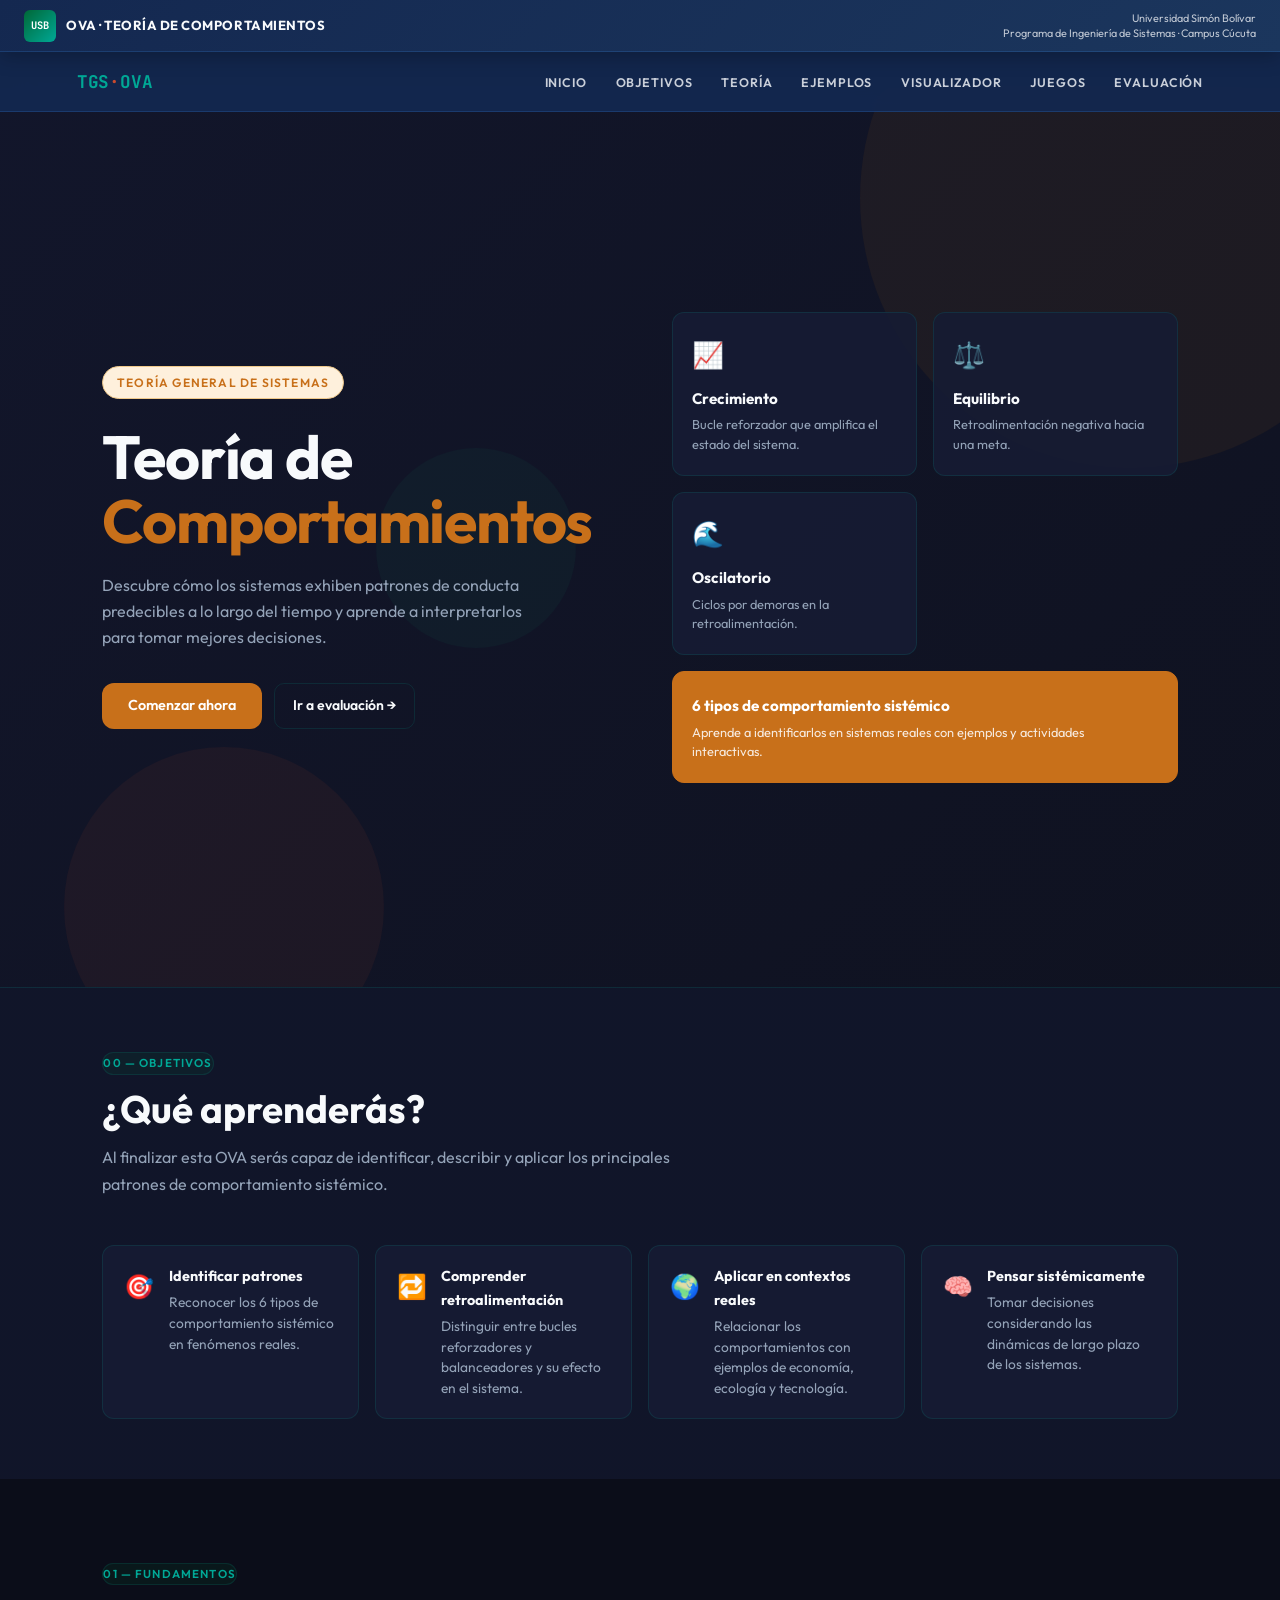
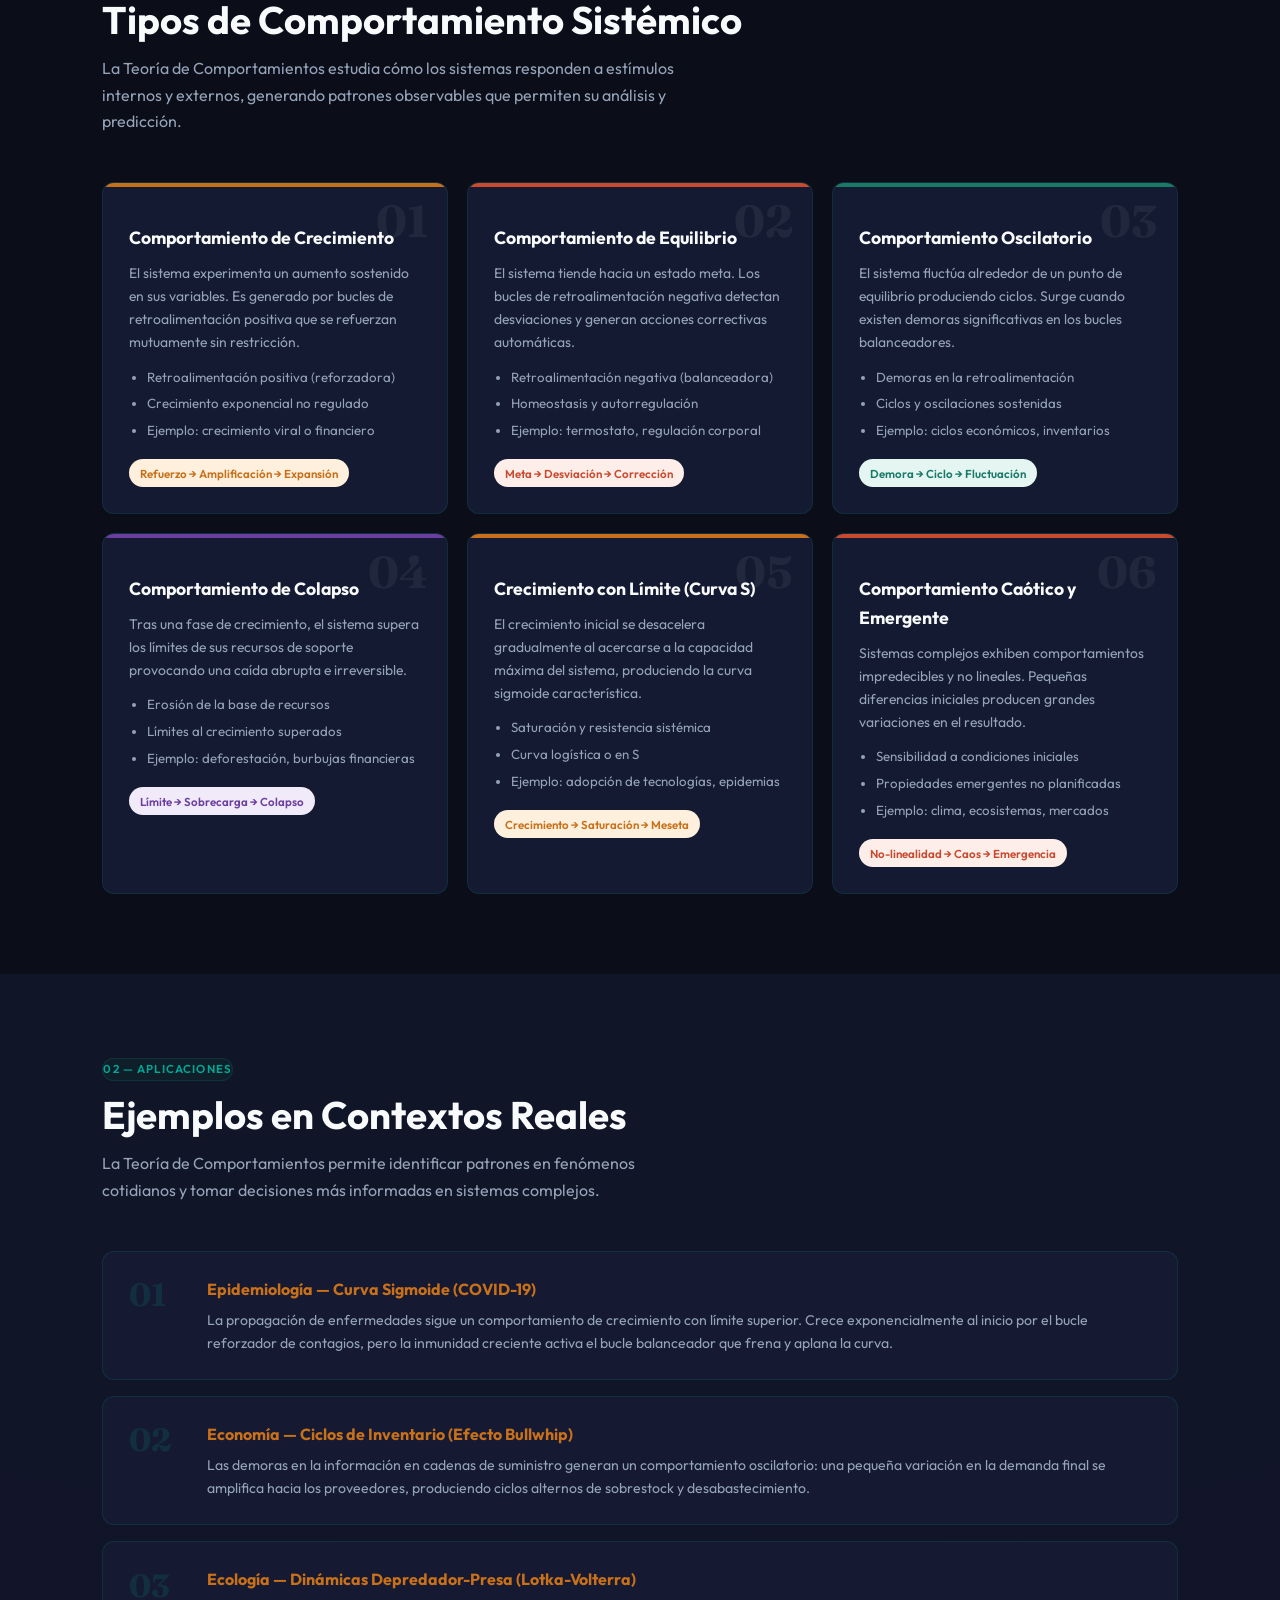
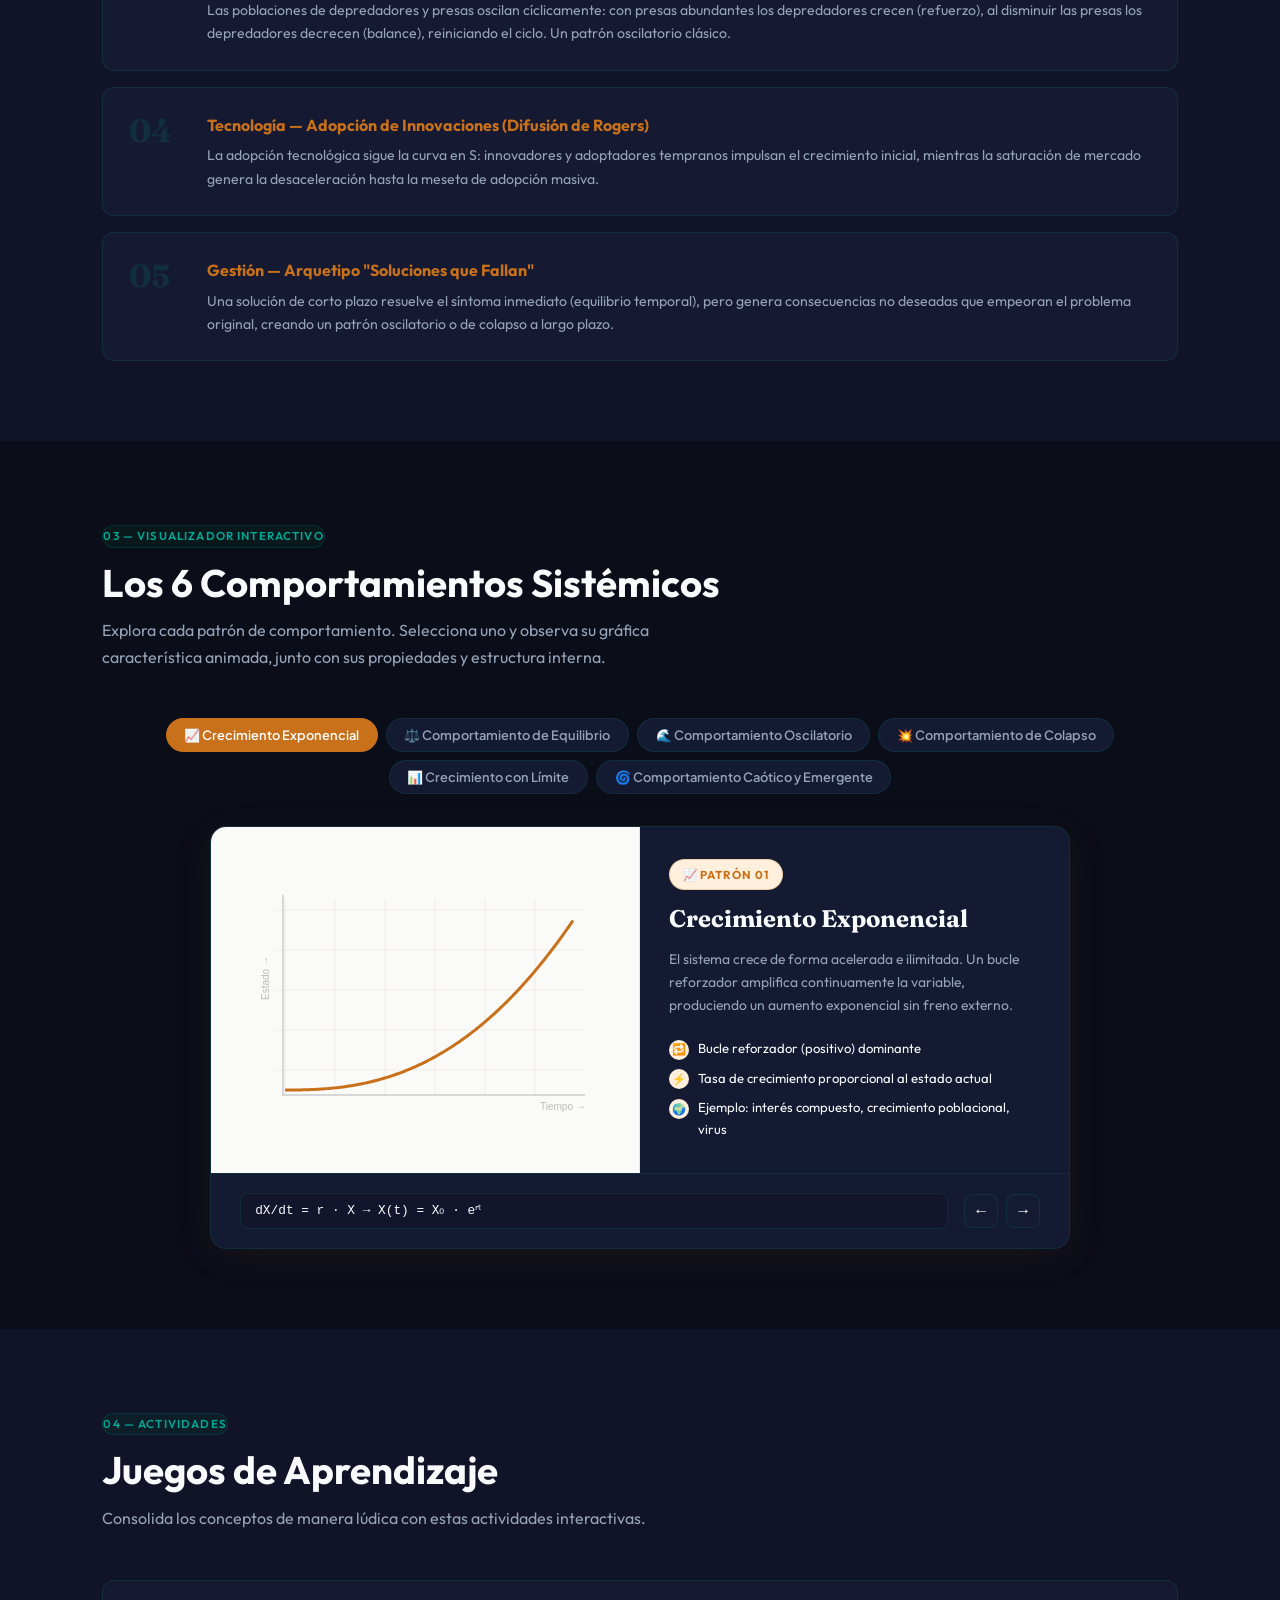
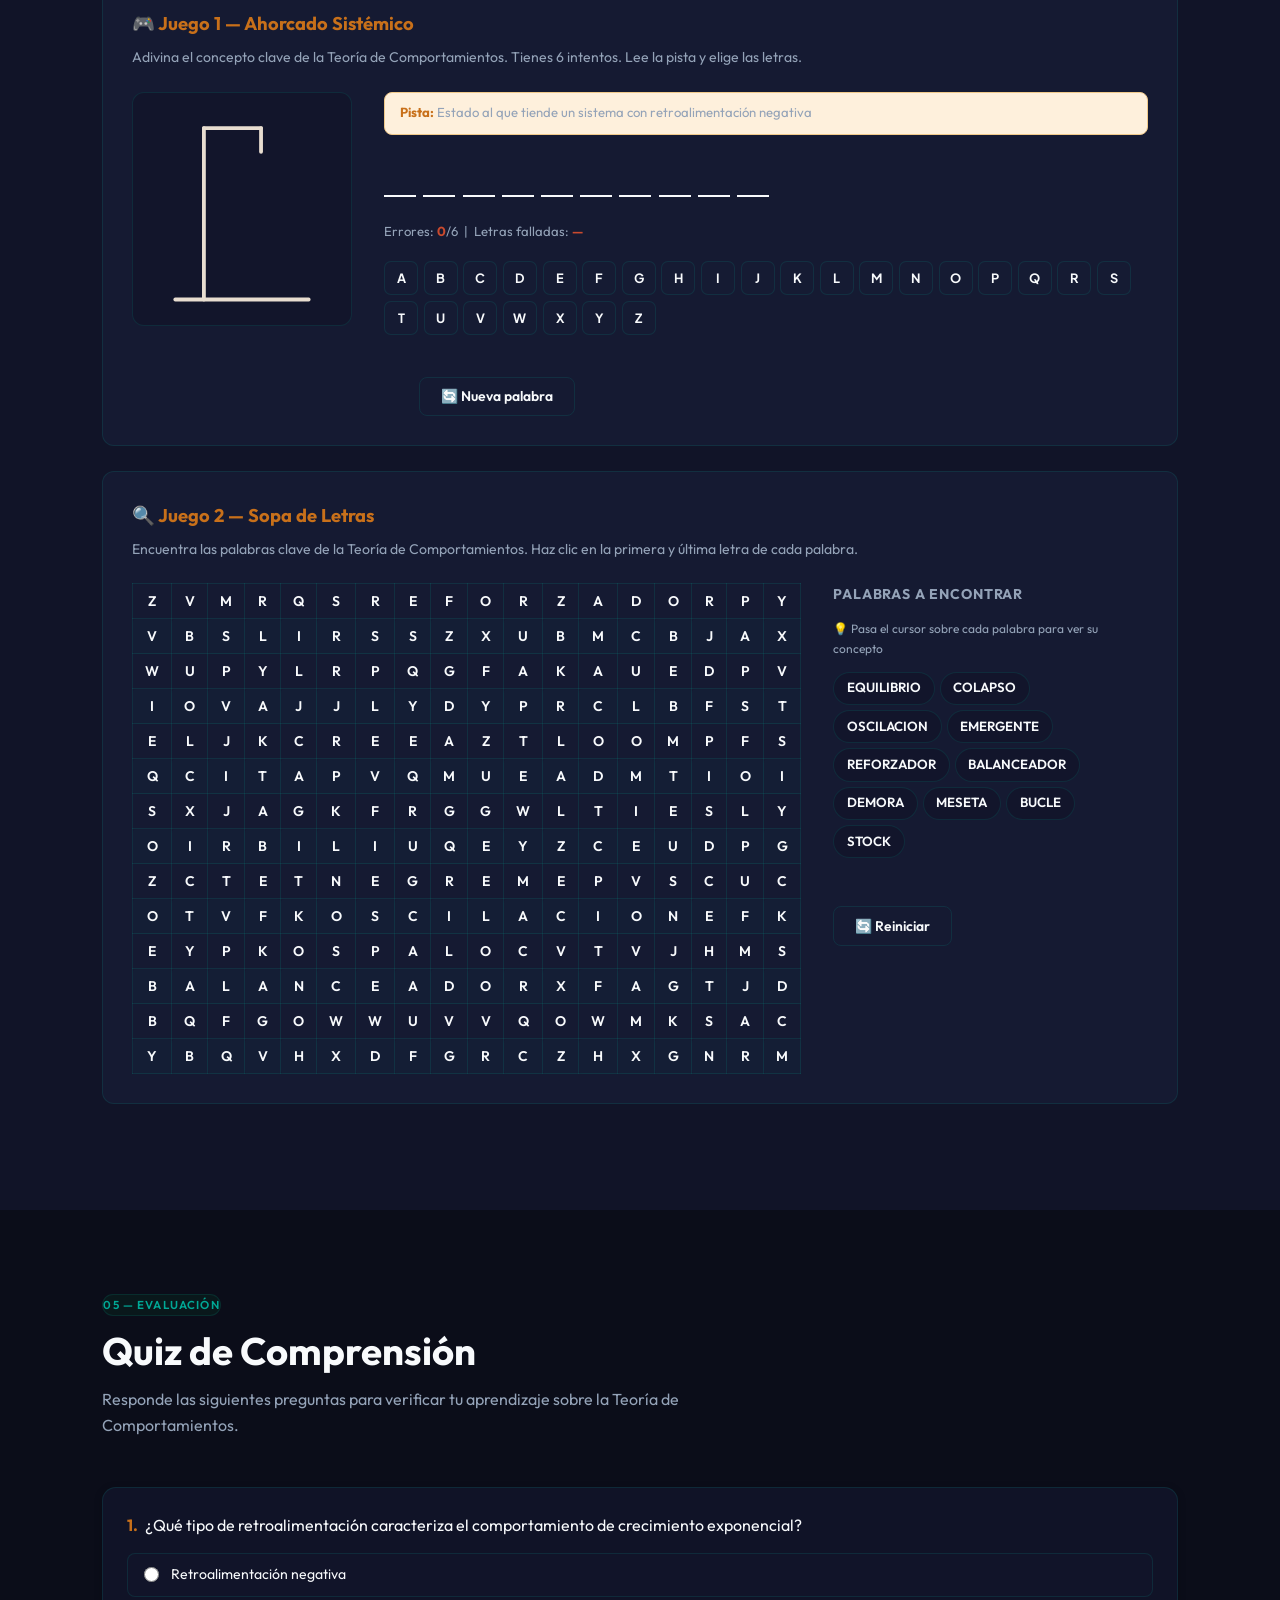
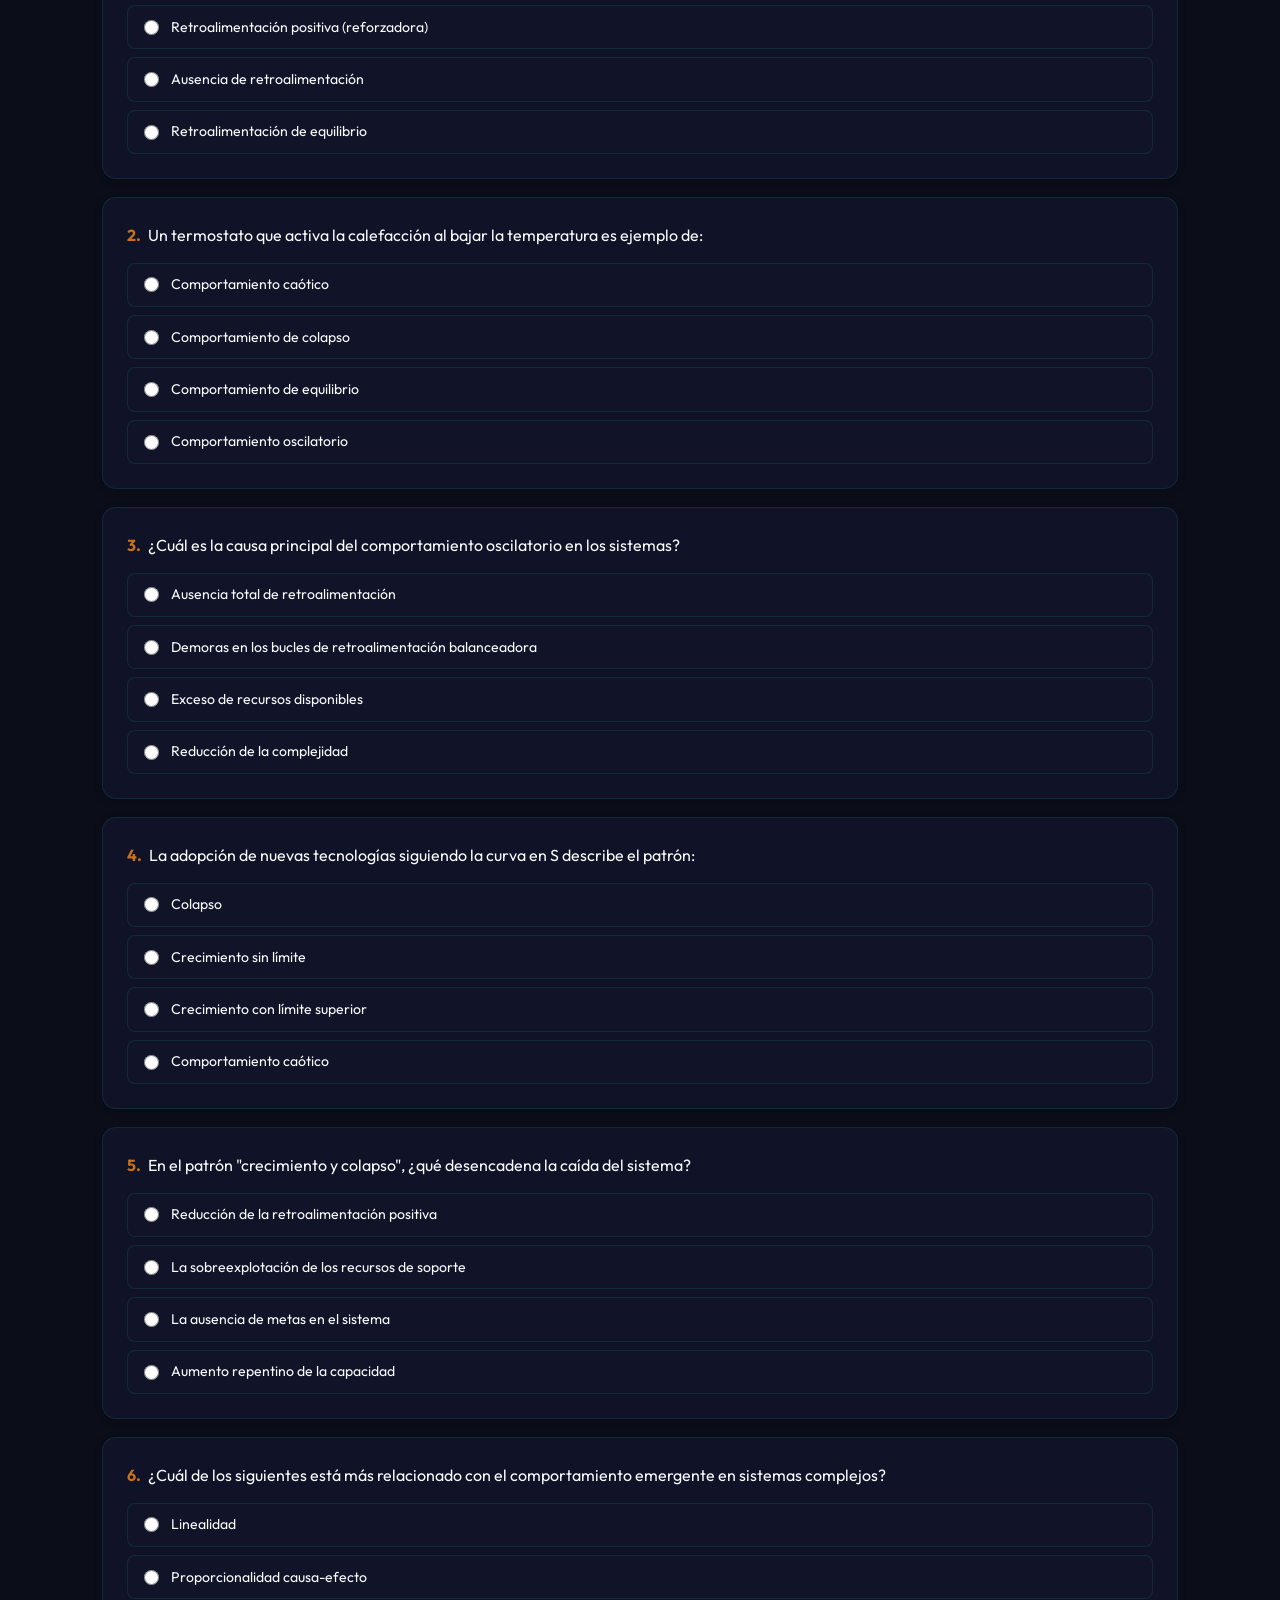
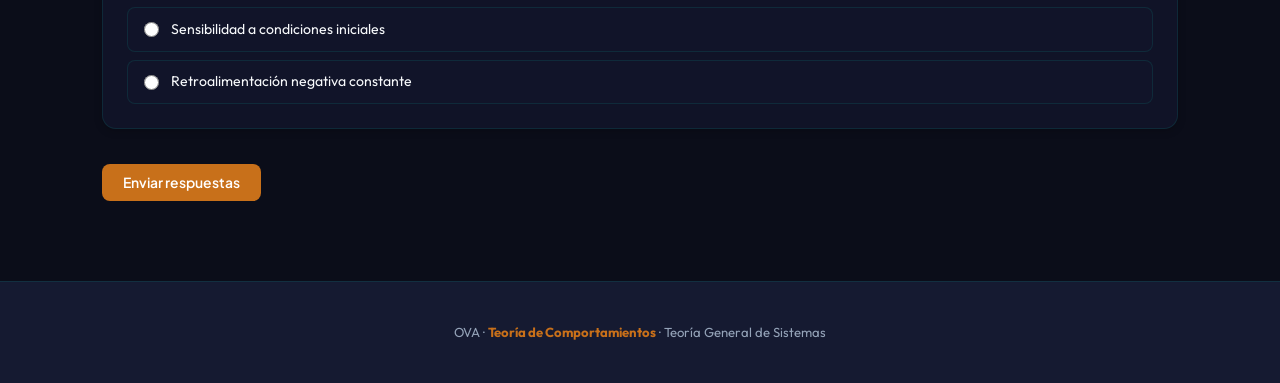
<file: OVAS/OVA-Jesus_Serrano/ova-comportamientos.html>
<!DOCTYPE html>
<html lang="es" class="tgs-ova-root">
<head>
  <meta charset="UTF-8"/>
  <meta name="viewport" content="width=device-width,initial-scale=1.0"/>
  <title>OVA · Teoría de Comportamientos</title>
  <link href="https://fonts.googleapis.com/css2?family=Fraunces:ital,opsz,wght@0,9..144,300;0,9..144,700;1,9..144,400&family=Plus+Jakarta+Sans:wght@400;500;600&display=swap" rel="stylesheet"/>
  <style>
    :root {
      --bg:       #fdf8f2;
      --surface:  #fff9f2;
      --card:     #ffffff;
      --border:   #e8ddd0;
      --text:     #1c1410;
      --muted:    #7a6a5a;
      --amber:    #c8701a;
      --amber-lt: #fef0dc;
      --coral:    #c94a2e;
      --coral-lt: #fdeee9;
      --teal:     #1a7a68;
      --teal-lt:  #e4f5f2;
      --plum:     #6b3fa0;
      --plum-lt:  #f1eaf9;
      --r:        12px;
      --head:     'Fraunces', serif;
      --body:     'Plus Jakarta Sans', sans-serif;
    }
    *,*::before,*::after{box-sizing:border-box;margin:0;padding:0}
    html{scroll-behavior:smooth}
    body{background:var(--bg);color:var(--text);font-family:var(--body);font-size:16px;line-height:1.65;overflow-x:hidden}

    /* NAV */
    nav{position:fixed;top:0;left:0;right:0;z-index:100;height:60px;display:flex;align-items:center;justify-content:space-between;padding:0 6vw;background:rgba(253,248,242,.95);backdrop-filter:blur(14px);border-bottom:1px solid var(--border)}
    .nav-brand{font-family:var(--head);font-size:1.1rem;font-weight:700;color:var(--amber);letter-spacing:-.01em}
    .nav-brand em{font-style:normal;color:var(--coral)}
    .nav-links{display:flex;gap:1.8rem;list-style:none}
    .nav-links a{color:var(--muted);text-decoration:none;font-size:.78rem;font-weight:600;letter-spacing:.07em;text-transform:uppercase;transition:color .2s}
    .nav-links a:hover,.nav-links a.active{color:var(--amber)}
    .nav-toggle{display:none;background:none;border:none;color:var(--text);font-size:1.4rem;cursor:pointer}
    @media(max-width:700px){
      .nav-links{display:none;flex-direction:column;position:absolute;top:60px;left:0;right:0;background:var(--surface);padding:1.5rem 6vw;gap:1rem;border-bottom:1px solid var(--border)}
      .nav-links.open{display:flex}
      .nav-toggle{display:block}
    }

    /* HERO */
    #hero{min-height:100vh;display:grid;grid-template-columns:1fr 1fr;align-items:center;gap:4rem;padding:80px 8vw 60px;background:var(--bg);position:relative;overflow:hidden}
    .hero-decoration{position:absolute;inset:0;z-index:0;overflow:hidden;pointer-events:none}
    .deco-circle{position:absolute;border-radius:50%;opacity:.07}
    .dc1{width:540px;height:540px;background:var(--amber);top:-160px;right:-120px}
    .dc2{width:320px;height:320px;background:var(--coral);bottom:-80px;left:5%}
    .dc3{width:200px;height:200px;background:var(--teal);top:40%;right:55%}
    .hero-left{position:relative;z-index:1}
    .hero-eyebrow{display:inline-flex;align-items:center;gap:.5rem;background:var(--amber-lt);color:var(--amber);font-size:.75rem;font-weight:600;letter-spacing:.1em;text-transform:uppercase;padding:.35rem .85rem;border-radius:99px;margin-bottom:1.6rem;border:1px solid #f0c98a}
    .hero-left h1{font-family:var(--head);font-size:clamp(2.2rem,5vw,3.8rem);line-height:1.05;font-weight:700;margin-bottom:1.2rem;color:var(--text)}
    .hero-left h1 span{color:var(--amber)}
    .hero-left p{color:var(--muted);font-size:1rem;max-width:440px;margin-bottom:2rem}
    .hero-cta{display:flex;gap:.8rem;flex-wrap:wrap}
    .btn-amber{background:var(--amber);color:#fff;padding:.7rem 1.6rem;border-radius:var(--r);text-decoration:none;font-weight:600;font-size:.9rem;transition:background .2s,transform .15s}
    .btn-amber:hover{background:#a85c12;transform:translateY(-1px)}
    .btn-outline{border:1.5px solid var(--border);color:var(--text);padding:.7rem 1.6rem;border-radius:var(--r);text-decoration:none;font-weight:500;font-size:.9rem;transition:border-color .2s,color .2s}
    .btn-outline:hover{border-color:var(--amber);color:var(--amber)}
    .hero-right{position:relative;z-index:1}
    .hero-visual{display:grid;grid-template-columns:1fr 1fr;gap:1rem}
    .hv-card{background:var(--card);border:1px solid var(--border);border-radius:var(--r);padding:1.3rem 1.2rem;transition:transform .2s,box-shadow .2s}
    .hv-card:hover{transform:translateY(-2px);box-shadow:0 6px 24px rgba(200,112,26,.12)}
    .hv-card .icon{font-size:1.6rem;margin-bottom:.6rem}
    .hv-card h4{font-family:var(--head);font-size:.95rem;font-weight:700;margin-bottom:.3rem;color:var(--text)}
    .hv-card p{font-size:.8rem;color:var(--muted);line-height:1.5}
    .hv-card.accent{background:var(--amber);border-color:var(--amber);grid-column:span 2}
    .hv-card.accent h4,.hv-card.accent p{color:#fff}
    .hv-card.accent p{opacity:.85}
    @media(max-width:820px){#hero{grid-template-columns:1fr;padding-top:90px}.hero-right{display:none}}

    /* OBJETIVOS */
    #objetivos{background:var(--surface);padding:60px 8vw}
    .obj-grid{display:grid;grid-template-columns:repeat(auto-fill,minmax(220px,1fr));gap:1rem;margin-top:2rem}
    .obj-card{display:flex;align-items:flex-start;gap:.9rem;background:var(--card);border:1px solid var(--border);border-radius:var(--r);padding:1.2rem 1.3rem}
    .obj-icon{font-size:1.5rem;flex-shrink:0;margin-top:.1rem}
    .obj-card p{font-size:.86rem;color:var(--muted);line-height:1.5}
    .obj-card strong{display:block;font-size:.9rem;color:var(--text);margin-bottom:.2rem}

    /* SECTIONS */
    section{padding:80px 8vw}
    .container{max-width:1080px;margin:0 auto}
    .sh{margin-bottom:3rem}
    .sh .tag{display:inline-block;font-size:.72rem;font-weight:600;letter-spacing:.1em;text-transform:uppercase;color:var(--coral);border-bottom:2px solid var(--coral);padding-bottom:.1rem;margin-bottom:.8rem}
    .sh h2{font-family:var(--head);font-size:clamp(1.7rem,3.5vw,2.4rem);font-weight:700;line-height:1.15;margin-bottom:.8rem}
    .sh p{color:var(--muted);max-width:600px}

    /* TEORIA */
    #teoria{background:var(--bg)}
    .teoria-grid{display:grid;grid-template-columns:repeat(auto-fill,minmax(300px,1fr));gap:1.2rem}
    .tc{background:var(--card);border:1px solid var(--border);border-radius:var(--r);padding:1.6rem;position:relative;overflow:hidden;transition:box-shadow .2s,transform .2s}
    .tc:hover{box-shadow:0 6px 28px rgba(28,20,16,.09);transform:translateY(-3px)}
    .tc-accent{position:absolute;top:0;left:0;right:0;height:4px;border-radius:var(--r) var(--r) 0 0}
    .tc:nth-child(1) .tc-accent{background:var(--amber)}
    .tc:nth-child(2) .tc-accent{background:var(--coral)}
    .tc:nth-child(3) .tc-accent{background:var(--teal)}
    .tc:nth-child(4) .tc-accent{background:var(--plum)}
    .tc:nth-child(5) .tc-accent{background:var(--amber)}
    .tc:nth-child(6) .tc-accent{background:var(--coral)}
    .tc-num{position:absolute;top:1rem;right:1.2rem;font-family:var(--head);font-size:2.8rem;font-weight:700;opacity:.06;line-height:1}
    .tc h3{font-family:var(--head);font-size:1.1rem;font-weight:700;margin:.9rem 0 .6rem;color:var(--text)}
    .tc p{color:var(--muted);font-size:.87rem;margin-bottom:.8rem}
    .tc ul{color:var(--muted);font-size:.83rem;padding-left:1.1rem}
    .tc ul li{margin-bottom:.3rem}
    .tc .chip{display:inline-block;margin-top:.8rem;font-size:.72rem;font-weight:600;padding:.28rem .7rem;border-radius:99px}
    .tc:nth-child(1) .chip{background:var(--amber-lt);color:var(--amber)}
    .tc:nth-child(2) .chip{background:var(--coral-lt);color:var(--coral)}
    .tc:nth-child(3) .chip{background:var(--teal-lt);color:var(--teal)}
    .tc:nth-child(4) .chip{background:var(--plum-lt);color:var(--plum)}
    .tc:nth-child(5) .chip{background:var(--amber-lt);color:var(--amber)}
    .tc:nth-child(6) .chip{background:var(--coral-lt);color:var(--coral)}

    /* EJEMPLOS */
    #ejemplos{background:var(--surface)}
    .ej-grid{display:grid;gap:1rem}
    .ej{display:grid;grid-template-columns:56px 1fr;gap:1.4rem;align-items:start;background:var(--card);border:1px solid var(--border);border-radius:var(--r);padding:1.5rem 1.6rem;transition:border-color .2s}
    .ej:hover{border-color:var(--amber)}
    .ej-n{font-family:var(--head);font-size:2rem;font-weight:700;color:var(--border);line-height:1;padding-top:.2rem}
    .ej h4{font-family:var(--head);font-size:1rem;font-weight:700;color:var(--amber);margin-bottom:.4rem}
    .ej p{color:var(--muted);font-size:.88rem}

    /* VISUALIZADOR */
    #video{background:var(--bg)}
    .viz-intro{max-width:700px;margin:0 auto 2.5rem;text-align:center}
    .viz-intro p{color:var(--muted);font-size:.95rem;line-height:1.7}
    .viz-tabs{display:flex;flex-wrap:wrap;gap:.5rem;justify-content:center;margin-bottom:2rem}
    .viz-tab{border:1.5px solid var(--border);background:var(--card);color:var(--muted);padding:.5rem 1.1rem;border-radius:99px;cursor:pointer;font-family:var(--body);font-size:.8rem;font-weight:600;transition:all .2s}
    .viz-tab:hover{border-color:var(--amber);color:var(--amber)}
    .viz-tab.active{background:var(--amber);border-color:var(--amber);color:#fff}
    .viz-stage{max-width:860px;margin:0 auto;background:var(--card);border:1px solid var(--border);border-radius:16px;overflow:hidden;box-shadow:0 8px 40px rgba(200,112,26,.08)}
    .viz-top{display:grid;grid-template-columns:1fr 1fr;gap:0}
    .viz-canvas-wrap{background:#fafaf8;border-right:1px solid var(--border);padding:1.5rem;display:flex;align-items:center;justify-content:center;min-height:280px}
    #vizCanvas{display:block;max-width:100%}
    .viz-info{padding:2rem 1.8rem;display:flex;flex-direction:column;gap:1rem}
    .viz-badge{display:inline-flex;align-items:center;gap:.5rem;font-size:.72rem;font-weight:700;letter-spacing:.08em;text-transform:uppercase;padding:.3rem .8rem;border-radius:99px;width:fit-content}
    .viz-name{font-family:var(--head);font-size:1.5rem;font-weight:700;line-height:1.1;color:var(--text)}
    .viz-desc{font-size:.87rem;color:var(--muted);line-height:1.65}
    .viz-props{display:flex;flex-direction:column;gap:.5rem;margin-top:.3rem}
    .viz-prop{display:flex;align-items:flex-start;gap:.6rem;font-size:.82rem;color:var(--text)}
    .viz-prop-icon{flex-shrink:0;width:20px;height:20px;border-radius:50%;display:flex;align-items:center;justify-content:center;font-size:.7rem;margin-top:.1rem}
    .viz-bottom{border-top:1px solid var(--border);padding:1.2rem 1.8rem;display:flex;align-items:center;gap:1rem;flex-wrap:wrap}
    .viz-formula{font-family:'Courier New',monospace;font-size:.8rem;background:var(--surface);border:1px solid var(--border);padding:.4rem .9rem;border-radius:8px;color:var(--text);flex:1}
    .viz-nav{display:flex;gap:.5rem;margin-left:auto}
    .viz-nav button{width:34px;height:34px;border-radius:8px;border:1.5px solid var(--border);background:var(--card);cursor:pointer;font-size:1rem;display:flex;align-items:center;justify-content:center;transition:all .15s;color:var(--text)}
    .viz-nav button:hover{border-color:var(--amber);color:var(--amber)}
    @media(max-width:680px){.viz-top{grid-template-columns:1fr}.viz-canvas-wrap{border-right:none;border-bottom:1px solid var(--border)}.viz-name{font-size:1.2rem}}

    /* JUEGOS */
    #juegos{background:var(--surface)}
    .game-box{background:var(--card);border:1px solid var(--border);border-radius:var(--r);padding:1.8rem;margin-bottom:1.6rem}
    .game-box h3{font-family:var(--head);font-size:1.15rem;font-weight:700;color:var(--amber);margin-bottom:.4rem}
    .game-box > p{color:var(--muted);font-size:.88rem;margin-bottom:1.4rem}
    .gbtn{background:var(--amber);color:#fff;border:none;padding:.6rem 1.3rem;border-radius:8px;cursor:pointer;font-family:var(--body);font-size:.87rem;font-weight:600;margin-top:.8rem;margin-right:.5rem;transition:background .2s,transform .15s}
    .gbtn:hover{background:#a85c12;transform:translateY(-1px)}
    .gbtn.sec{background:transparent;color:var(--text);border:1.5px solid var(--border)}
    .gbtn.sec:hover{border-color:var(--amber);color:var(--amber);background:transparent}
    .game-result{margin-top:.9rem;font-weight:600;font-size:.9rem;min-height:1.4rem}
    .ok{color:var(--teal)}
    .bad{color:var(--coral)}

    /* ===== AHORCADO ===== */
    .hangman-layout{display:grid;grid-template-columns:220px 1fr;gap:2rem;align-items:start}
    @media(max-width:620px){.hangman-layout{grid-template-columns:1fr}}
    .hangman-svg-wrap{background:var(--surface);border:1.5px solid var(--border);border-radius:var(--r);padding:1rem;display:flex;justify-content:center;align-items:center}
    #hangmanSvg{width:180px;height:200px}
    .hm-part{opacity:0;transition:opacity .35s,stroke .35s}
    .hm-part.show{opacity:1}
    .hm-right{display:flex;flex-direction:column;gap:1.2rem}
    .hm-hint{font-size:.82rem;color:var(--muted);background:var(--amber-lt);border:1px solid #f0c98a;border-radius:8px;padding:.6rem .9rem}
    .hm-hint strong{color:var(--amber)}
    .hm-letters{display:flex;flex-wrap:wrap;gap:.45rem;margin:.3rem 0}
    .hm-letter{width:32px;height:38px;display:flex;align-items:center;justify-content:center;font-family:var(--head);font-size:1.1rem;font-weight:700;border-bottom:2.5px solid var(--text);transition:all .2s}
    .hm-letter.revealed{color:var(--amber);border-color:var(--amber)}
    .hm-letter.miss{color:var(--coral-lt);border-color:var(--border)}
    .hm-keyboard{display:flex;flex-wrap:wrap;gap:.35rem}
    .hm-key{width:34px;height:34px;border-radius:7px;border:1.5px solid var(--border);background:var(--card);cursor:pointer;font-family:var(--body);font-size:.8rem;font-weight:700;color:var(--text);transition:all .15s;display:flex;align-items:center;justify-content:center}
    .hm-key:hover:not(:disabled){border-color:var(--amber);color:var(--amber);background:var(--amber-lt)}
    .hm-key:disabled{opacity:.35;cursor:not-allowed}
    .hm-key.hit{background:var(--teal-lt);border-color:var(--teal);color:var(--teal)}
    .hm-key.miss{background:var(--coral-lt);border-color:var(--coral);color:var(--coral)}
    .hm-status{font-family:var(--head);font-size:1rem;font-weight:700;min-height:1.5rem;padding:.4rem .7rem;border-radius:8px;display:inline-block}
    .hm-status.win{background:var(--teal-lt);color:var(--teal)}
    .hm-status.lose{background:var(--coral-lt);color:var(--coral)}
    .hm-misses{font-size:.82rem;color:var(--muted)}
    .hm-misses span{color:var(--coral);font-weight:700}

    /* SOPA */
    .sopa-wrap{display:flex;gap:2rem;flex-wrap:wrap;align-items:flex-start}
    .sopa-grid{font-family:'Courier New',monospace;font-size:1rem;line-height:1;user-select:none;flex-shrink:0}
    .sopa-grid table{border-collapse:collapse}
    .sopa-grid td{width:30px;height:30px;text-align:center;vertical-align:middle;cursor:pointer;border-radius:4px;font-weight:600;color:var(--text);transition:background .12s}
    .sopa-grid td:hover{background:var(--amber-lt)}
    .sopa-grid td.sel{background:var(--amber-lt);color:var(--amber)}
    .sopa-grid td.found{background:var(--teal-lt);color:var(--teal);cursor:default}
    .sopa-words{flex:1;min-width:200px}
    .sopa-words h4{font-family:var(--head);font-size:.88rem;font-weight:700;color:var(--muted);letter-spacing:.06em;text-transform:uppercase;margin-bottom:.8rem}
    .sopa-word{display:inline-flex;align-items:center;gap:.4rem;background:var(--surface);border:1px solid var(--border);border-radius:99px;padding:.3rem .8rem;font-size:.83rem;font-weight:600;margin:.3rem .3rem 0 0;transition:background .2s,border-color .2s,color .2s}
    .sopa-word.found{background:var(--teal-lt);border-color:var(--teal);color:var(--teal);text-decoration:line-through}

    /* QUIZ */
    #quiz{background:var(--bg)}
    .qq{background:var(--card);border:1px solid var(--border);border-radius:var(--r);padding:1.5rem;margin-bottom:1.1rem;transition:border-color .2s}
    .qq:focus-within{border-color:var(--amber)}
    .qn{color:var(--amber);font-weight:700;margin-right:.4rem}
    .qopts{display:flex;flex-direction:column;gap:.5rem;margin-top:.9rem}
    .qo{display:flex;align-items:center;gap:.7rem;background:var(--surface);border:1px solid var(--border);border-radius:8px;padding:.6rem 1rem;cursor:pointer;font-size:.88rem;transition:border-color .2s,background .2s}
    .qo:hover{border-color:var(--amber);background:var(--amber-lt)}
    .qo input{accent-color:var(--amber);width:15px;height:15px;flex-shrink:0}
    .qo.correct{border-color:var(--teal);background:var(--teal-lt);color:var(--teal)}
    .qo.wrong{border-color:var(--coral);background:var(--coral-lt);color:var(--coral)}
    .quiz-actions{margin-top:1.4rem}
    .quiz-result{background:var(--card);border:1px solid var(--border);border-radius:var(--r);padding:2.5rem;text-align:center;margin-top:1.4rem}
    .quiz-result.hidden{display:none}
    .qscore{font-family:var(--head);font-size:3.2rem;font-weight:700;color:var(--amber)}
    .qlabel{color:var(--muted);font-size:.88rem;margin-top:.3rem}
    .qfeedback{font-size:1rem;margin:1rem 0 1.6rem;color:var(--text)}
    .q-progress{display:flex;gap:.4rem;margin-bottom:1.2rem;flex-wrap:wrap}
    .q-dot{width:10px;height:10px;border-radius:50%;background:var(--border);transition:background .3s}
    .q-dot.correct{background:var(--teal)}
    .q-dot.wrong{background:var(--coral)}

    /* FOOTER */
    footer{text-align:center;padding:2.5rem 6vw;border-top:1px solid var(--border);color:var(--muted);font-size:.82rem}
    footer strong{color:var(--amber)}

    /* ANIM */
    @keyframes fadeUp{from{opacity:0;transform:translateY(22px)}to{opacity:1;transform:translateY(0)}}
    @keyframes popIn{from{opacity:0;transform:scale(.85)}to{opacity:1;transform:scale(1)}}
    .fu{animation:fadeUp .55s ease both}
    .d1{animation-delay:.1s}.d2{animation-delay:.2s}.d3{animation-delay:.3s}.d4{animation-delay:.42s}
    .pop{animation:popIn .3s ease both}
  </style>
  <!-- TGS-DS-USB -->
  <link rel="stylesheet" href="../../shared/tgs-ova-tokens.css">
  <link rel="stylesheet" href="../../shared/tgs-ova-components.css">
  <link rel="stylesheet" href="../../shared/tgs-ova-homologate.css">
  <script src="../../shared/tgs-ova-theme.js" defer></script>
</head>
<body>

<!-- NAV -->
<nav>
  <div class="nav-brand">TGS<em>·</em>OVA</div>
  <button class="nav-toggle" id="navToggle" aria-label="Menú">&#9776;</button>
  <ul class="nav-links" id="navLinks">
    <li><a href="#hero">Inicio</a></li>
    <li><a href="#objetivos">Objetivos</a></li>
    <li><a href="#teoria">Teoría</a></li>
    <li><a href="#ejemplos">Ejemplos</a></li>
    <li><a href="#video">Visualizador</a></li>
    <li><a href="#juegos">Juegos</a></li>
    <li><a href="#quiz">Evaluación</a></li>
  </ul>
</nav>

<!-- HERO -->
<section id="hero">
  <div class="hero-decoration">
    <div class="deco-circle dc1"></div>
    <div class="deco-circle dc2"></div>
    <div class="deco-circle dc3"></div>
  </div>
  <div class="hero-left">
    <div class="hero-eyebrow fu">Teoría General de Sistemas</div>
    <h1 class="fu d1">Teoría de<br/><span>Comportamientos</span></h1>
    <p class="fu d2">Descubre cómo los sistemas exhiben patrones de conducta predecibles a lo largo del tiempo y aprende a interpretarlos para tomar mejores decisiones.</p>
    <div class="hero-cta fu d3">
      <a href="#teoria" class="btn-amber">Comenzar ahora</a>
      <a href="#quiz" class="btn-outline">Ir a evaluación →</a>
    </div>
  </div>
  <div class="hero-right fu d4">
    <div class="hero-visual">
      <div class="hv-card">
        <div class="icon">📈</div>
        <h4>Crecimiento</h4>
        <p>Bucle reforzador que amplifica el estado del sistema.</p>
      </div>
      <div class="hv-card">
        <div class="icon">⚖️</div>
        <h4>Equilibrio</h4>
        <p>Retroalimentación negativa hacia una meta.</p>
      </div>
      <div class="hv-card">
        <div class="icon">🌊</div>
        <h4>Oscilatorio</h4>
        <p>Ciclos por demoras en la retroalimentación.</p>
      </div>
      <div class="hv-card accent">
        <h4>6 tipos de comportamiento sistémico</h4>
        <p>Aprende a identificarlos en sistemas reales con ejemplos y actividades interactivas.</p>
      </div>
    </div>
  </div>
</section>

<!-- OBJETIVOS -->
<section id="objetivos">
  <div class="container">
    <div class="sh">
      <div class="tag">00 — Objetivos</div>
      <h2>¿Qué aprenderás?</h2>
      <p>Al finalizar esta OVA serás capaz de identificar, describir y aplicar los principales patrones de comportamiento sistémico.</p>
    </div>
    <div class="obj-grid">
      <div class="obj-card">
        <div class="obj-icon">🎯</div>
        <div><strong>Identificar patrones</strong><p>Reconocer los 6 tipos de comportamiento sistémico en fenómenos reales.</p></div>
      </div>
      <div class="obj-card">
        <div class="obj-icon">🔁</div>
        <div><strong>Comprender retroalimentación</strong><p>Distinguir entre bucles reforzadores y balanceadores y su efecto en el sistema.</p></div>
      </div>
      <div class="obj-card">
        <div class="obj-icon">🌍</div>
        <div><strong>Aplicar en contextos reales</strong><p>Relacionar los comportamientos con ejemplos de economía, ecología y tecnología.</p></div>
      </div>
      <div class="obj-card">
        <div class="obj-icon">🧠</div>
        <div><strong>Pensar sistémicamente</strong><p>Tomar decisiones considerando las dinámicas de largo plazo de los sistemas.</p></div>
      </div>
    </div>
  </div>
</section>

<!-- TEORIA -->
<section id="teoria">
  <div class="container">
    <div class="sh">
      <div class="tag">01 — Fundamentos</div>
      <h2>Tipos de Comportamiento Sistémico</h2>
      <p>La Teoría de Comportamientos estudia cómo los sistemas responden a estímulos internos y externos, generando patrones observables que permiten su análisis y predicción.</p>
    </div>
    <div class="teoria-grid">
      <div class="tc">
        <div class="tc-accent"></div><div class="tc-num">01</div>
        <h3>Comportamiento de Crecimiento</h3>
        <p>El sistema experimenta un aumento sostenido en sus variables. Es generado por bucles de retroalimentación positiva que se refuerzan mutuamente sin restricción.</p>
        <ul>
          <li>Retroalimentación positiva (reforzadora)</li>
          <li>Crecimiento exponencial no regulado</li>
          <li>Ejemplo: crecimiento viral o financiero</li>
        </ul>
        <span class="chip">Refuerzo → Amplificación → Expansión</span>
      </div>
      <div class="tc">
        <div class="tc-accent"></div><div class="tc-num">02</div>
        <h3>Comportamiento de Equilibrio</h3>
        <p>El sistema tiende hacia un estado meta. Los bucles de retroalimentación negativa detectan desviaciones y generan acciones correctivas automáticas.</p>
        <ul>
          <li>Retroalimentación negativa (balanceadora)</li>
          <li>Homeostasis y autorregulación</li>
          <li>Ejemplo: termostato, regulación corporal</li>
        </ul>
        <span class="chip">Meta → Desviación → Corrección</span>
      </div>
      <div class="tc">
        <div class="tc-accent"></div><div class="tc-num">03</div>
        <h3>Comportamiento Oscilatorio</h3>
        <p>El sistema fluctúa alrededor de un punto de equilibrio produciendo ciclos. Surge cuando existen demoras significativas en los bucles balanceadores.</p>
        <ul>
          <li>Demoras en la retroalimentación</li>
          <li>Ciclos y oscilaciones sostenidas</li>
          <li>Ejemplo: ciclos económicos, inventarios</li>
        </ul>
        <span class="chip">Demora → Ciclo → Fluctuación</span>
      </div>
      <div class="tc">
        <div class="tc-accent"></div><div class="tc-num">04</div>
        <h3>Comportamiento de Colapso</h3>
        <p>Tras una fase de crecimiento, el sistema supera los límites de sus recursos de soporte provocando una caída abrupta e irreversible.</p>
        <ul>
          <li>Erosión de la base de recursos</li>
          <li>Límites al crecimiento superados</li>
          <li>Ejemplo: deforestación, burbujas financieras</li>
        </ul>
        <span class="chip">Límite → Sobrecarga → Colapso</span>
      </div>
      <div class="tc">
        <div class="tc-accent"></div><div class="tc-num">05</div>
        <h3>Crecimiento con Límite (Curva S)</h3>
        <p>El crecimiento inicial se desacelera gradualmente al acercarse a la capacidad máxima del sistema, produciendo la curva sigmoide característica.</p>
        <ul>
          <li>Saturación y resistencia sistémica</li>
          <li>Curva logística o en S</li>
          <li>Ejemplo: adopción de tecnologías, epidemias</li>
        </ul>
        <span class="chip">Crecimiento → Saturación → Meseta</span>
      </div>
      <div class="tc">
        <div class="tc-accent"></div><div class="tc-num">06</div>
        <h3>Comportamiento Caótico y Emergente</h3>
        <p>Sistemas complejos exhiben comportamientos impredecibles y no lineales. Pequeñas diferencias iniciales producen grandes variaciones en el resultado.</p>
        <ul>
          <li>Sensibilidad a condiciones iniciales</li>
          <li>Propiedades emergentes no planificadas</li>
          <li>Ejemplo: clima, ecosistemas, mercados</li>
        </ul>
        <span class="chip">No-linealidad → Caos → Emergencia</span>
      </div>
    </div>
  </div>
</section>

<!-- EJEMPLOS -->
<section id="ejemplos">
  <div class="container">
    <div class="sh">
      <div class="tag">02 — Aplicaciones</div>
      <h2>Ejemplos en Contextos Reales</h2>
      <p>La Teoría de Comportamientos permite identificar patrones en fenómenos cotidianos y tomar decisiones más informadas en sistemas complejos.</p>
    </div>
    <div class="ej-grid">
      <div class="ej">
        <div class="ej-n">01</div>
        <div>
          <h4>Epidemiología — Curva Sigmoide (COVID-19)</h4>
          <p>La propagación de enfermedades sigue un comportamiento de crecimiento con límite superior. Crece exponencialmente al inicio por el bucle reforzador de contagios, pero la inmunidad creciente activa el bucle balanceador que frena y aplana la curva.</p>
        </div>
      </div>
      <div class="ej">
        <div class="ej-n">02</div>
        <div>
          <h4>Economía — Ciclos de Inventario (Efecto Bullwhip)</h4>
          <p>Las demoras en la información en cadenas de suministro generan un comportamiento oscilatorio: una pequeña variación en la demanda final se amplifica hacia los proveedores, produciendo ciclos alternos de sobrestock y desabastecimiento.</p>
        </div>
      </div>
      <div class="ej">
        <div class="ej-n">03</div>
        <div>
          <h4>Ecología — Dinámicas Depredador-Presa (Lotka-Volterra)</h4>
          <p>Las poblaciones de depredadores y presas oscilan cíclicamente: con presas abundantes los depredadores crecen (refuerzo), al disminuir las presas los depredadores decrecen (balance), reiniciando el ciclo. Un patrón oscilatorio clásico.</p>
        </div>
      </div>
      <div class="ej">
        <div class="ej-n">04</div>
        <div>
          <h4>Tecnología — Adopción de Innovaciones (Difusión de Rogers)</h4>
          <p>La adopción tecnológica sigue la curva en S: innovadores y adoptadores tempranos impulsan el crecimiento inicial, mientras la saturación de mercado genera la desaceleración hasta la meseta de adopción masiva.</p>
        </div>
      </div>
      <div class="ej">
        <div class="ej-n">05</div>
        <div>
          <h4>Gestión — Arquetipo "Soluciones que Fallan"</h4>
          <p>Una solución de corto plazo resuelve el síntoma inmediato (equilibrio temporal), pero genera consecuencias no deseadas que empeoran el problema original, creando un patrón oscilatorio o de colapso a largo plazo.</p>
        </div>
      </div>
    </div>
  </div>
</section>

<!-- VISUALIZADOR -->
<section id="video">
  <div class="container">
    <div class="sh">
      <div class="tag">03 — Visualizador Interactivo</div>
      <h2>Los 6 Comportamientos Sistémicos</h2>
      <p>Explora cada patrón de comportamiento. Selecciona uno y observa su gráfica característica animada, junto con sus propiedades y estructura interna.</p>
    </div>
    <div class="viz-tabs" id="vizTabs"></div>
    <div class="viz-stage">
      <div class="viz-top">
        <div class="viz-canvas-wrap">
          <canvas id="vizCanvas" width="340" height="240"></canvas>
        </div>
        <div class="viz-info">
          <div class="viz-badge" id="vizBadge"></div>
          <div class="viz-name" id="vizName"></div>
          <div class="viz-desc" id="vizDesc"></div>
          <div class="viz-props" id="vizProps"></div>
        </div>
      </div>
      <div class="viz-bottom">
        <div class="viz-formula" id="vizFormula"></div>
        <div class="viz-nav">
          <button id="vizPrev" title="Anterior">&#8592;</button>
          <button id="vizNext" title="Siguiente">&#8594;</button>
        </div>
      </div>
    </div>
  </div>
</section>

<!-- JUEGOS -->
<section id="juegos">
  <div class="container">
    <div class="sh">
      <div class="tag">04 — Actividades</div>
      <h2>Juegos de Aprendizaje</h2>
      <p>Consolida los conceptos de manera lúdica con estas actividades interactivas.</p>
    </div>

    <!-- JUEGO 1: AHORCADO -->
    <div class="game-box">
      <h3>🎮 Juego 1 — Ahorcado Sistémico</h3>
      <p>Adivina el concepto clave de la Teoría de Comportamientos. Tienes 6 intentos. Lee la pista y elige las letras.</p>
      <div class="hangman-layout">
        <div class="hangman-svg-wrap">
          <svg id="hangmanSvg" viewBox="0 0 180 210" xmlns="http://www.w3.org/2000/svg">
            <!-- Base y estructura (siempre visibles) -->
            <line x1="20" y1="200" x2="160" y2="200" stroke="#e8ddd0" stroke-width="4" stroke-linecap="round"/>
            <line x1="50" y1="200" x2="50" y2="20" stroke="#e8ddd0" stroke-width="4" stroke-linecap="round"/>
            <line x1="50" y1="20" x2="110" y2="20" stroke="#e8ddd0" stroke-width="4" stroke-linecap="round"/>
            <line x1="110" y1="20" x2="110" y2="45" stroke="#e8ddd0" stroke-width="4" stroke-linecap="round"/>
            <!-- Partes del cuerpo (ocultas) -->
            <circle id="hm-head" class="hm-part" cx="110" cy="60" r="15" fill="none" stroke="#c8701a" stroke-width="3"/>
            <line id="hm-body" class="hm-part" x1="110" y1="75" x2="110" y2="130" stroke="#c8701a" stroke-width="3" stroke-linecap="round"/>
            <line id="hm-larm" class="hm-part" x1="110" y1="90" x2="85" y2="115" stroke="#c8701a" stroke-width="3" stroke-linecap="round"/>
            <line id="hm-rarm" class="hm-part" x1="110" y1="90" x2="135" y2="115" stroke="#c8701a" stroke-width="3" stroke-linecap="round"/>
            <line id="hm-lleg" class="hm-part" x1="110" y1="130" x2="85" y2="160" stroke="#c8701a" stroke-width="3" stroke-linecap="round"/>
            <line id="hm-rleg" class="hm-part" x1="110" y1="130" x2="135" y2="160" stroke="#c8701a" stroke-width="3" stroke-linecap="round"/>
          </svg>
        </div>
        <div class="hm-right">
          <div class="hm-hint" id="hmHint"><strong>Pista:</strong> <span id="hmHintText"></span></div>
          <div class="hm-letters" id="hmLetters"></div>
          <div class="hm-misses">Errores: <span id="hmMissCount">0</span>/6 &nbsp;|&nbsp; Letras falladas: <span id="hmMissLetters">—</span></div>
          <div class="hm-keyboard" id="hmKeyboard"></div>
          <div style="display:flex;align-items:center;gap:.8rem;flex-wrap:wrap;margin-top:.6rem">
            <div class="hm-status" id="hmStatus"></div>
            <button class="gbtn sec" id="resetHangman">🔄 Nueva palabra</button>
          </div>
        </div>
      </div>
    </div>

    <!-- JUEGO 2: SOPA DE LETRAS -->
    <div class="game-box">
      <h3>🔍 Juego 2 — Sopa de Letras</h3>
      <p>Encuentra las palabras clave de la Teoría de Comportamientos. Haz clic en la primera y última letra de cada palabra.</p>
      <div class="sopa-wrap">
        <div class="sopa-grid"><table id="sopaTable"></table></div>
        <div class="sopa-words">
          <h4>Palabras a encontrar</h4>
          <p style="font-size:.75rem;color:var(--muted);margin-bottom:.5rem">💡 Pasa el cursor sobre cada palabra para ver su concepto</p>
          <div id="sopaWordList"></div>
          <div class="game-result" id="sopaResult" style="margin-top:1rem"></div>
          <button class="gbtn sec" id="resetSopa" style="margin-top:.6rem">🔄 Reiniciar</button>
        </div>
      </div>
    </div>
  </div>
</section>

<!-- QUIZ -->
<section id="quiz">
  <div class="container">
    <div class="sh">
      <div class="tag">05 — Evaluación</div>
      <h2>Quiz de Comprensión</h2>
      <p>Responde las siguientes preguntas para verificar tu aprendizaje sobre la Teoría de Comportamientos.</p>
    </div>
    <div id="quizForm"></div>
    <div class="quiz-actions">
      <button class="gbtn" id="submitQuiz">Enviar respuestas</button>
    </div>
    <div id="quizResult" class="quiz-result hidden"></div>
  </div>
</section>

<!-- FOOTER -->
<footer>
  <p>OVA · <strong>Teoría de Comportamientos</strong> · Teoría General de Sistemas</p>
</footer>

<script>
/* ===== VISUALIZADOR DE COMPORTAMIENTOS ===== */
const vizData=[
  {
    id:0,
    name:'Crecimiento Exponencial',
    emoji:'📈',
    color:'#c8701a',
    colorLt:'#fef0dc',
    desc:'El sistema crece de forma acelerada e ilimitada. Un bucle reforzador amplifica continuamente la variable, produciendo un aumento exponencial sin freno externo.',
    props:[
      {icon:'🔁',text:'Bucle reforzador (positivo) dominante'},
      {icon:'⚡',text:'Tasa de crecimiento proporcional al estado actual'},
      {icon:'🌍',text:'Ejemplo: interés compuesto, crecimiento poblacional, virus'}
    ],
    formula:'dX/dt = r · X  →  X(t) = X₀ · eʳᵗ',
    draw:(ctx,w,h,p)=>{
      ctx.beginPath();
      ctx.moveTo(30,h-30);
      for(let i=0;i<=p*w*0.85;i+=2){
        const x=30+i;
        const t=i/(w*0.85);
        const y=h-30-(h-60)*Math.pow(t,2.5)*0.95;
        i===0?ctx.moveTo(x,y):ctx.lineTo(x,y);
      }
      ctx.strokeStyle='#c8701a';ctx.lineWidth=3;ctx.stroke();
    }
  },
  {
    id:1,
    name:'Comportamiento de Equilibrio',
    emoji:'⚖️',
    color:'#1a7a68',
    colorLt:'#e4f5f2',
    desc:'El sistema tiende hacia un estado meta. Un bucle balanceador detecta la diferencia entre el estado actual y la meta, generando acciones correctivas que reducen esa brecha.',
    props:[
      {icon:'🎯',text:'Bucle balanceador (negativo) dominante'},
      {icon:'📉',text:'Converge hacia un valor meta estable'},
      {icon:'🌡️',text:'Ejemplo: termostato, temperatura corporal, pH sanguíneo'}
    ],
    formula:'dX/dt = −k · (X − Meta)  →  X(t) → Meta',
    draw:(ctx,w,h,p)=>{
      const meta=h*0.35;
      ctx.setLineDash([5,4]);ctx.beginPath();
      ctx.moveTo(30,meta);ctx.lineTo(w-10,meta);
      ctx.strokeStyle='#aaa';ctx.lineWidth=1.5;ctx.stroke();
      ctx.setLineDash([]);
      ctx.fillStyle='#aaa';ctx.font='11px sans-serif';
      ctx.fillText('Meta',w-40,meta-6);
      ctx.beginPath();
      for(let i=0;i<=p*w*0.85;i+=2){
        const x=30+i;
        const t=i/(w*0.85);
        const y=(h-30)-(((h-30)-meta)*(1-Math.exp(-4*t)));
        i===0?ctx.moveTo(x,y):ctx.lineTo(x,y);
      }
      ctx.strokeStyle='#1a7a68';ctx.lineWidth=3;ctx.stroke();
    }
  },
  {
    id:2,
    name:'Comportamiento Oscilatorio',
    emoji:'🌊',
    color:'#6b3fa0',
    colorLt:'#f1eaf9',
    desc:'El sistema oscila cíclicamente alrededor de un punto de equilibrio. Las demoras en la retroalimentación balanceadora producen correcciones tardías que generan sobrecompensaciones repetidas.',
    props:[
      {icon:'⏱️',text:'Demoras en el bucle balanceador'},
      {icon:'🔄',text:'Ciclos de sobrecompensación sostenidos'},
      {icon:'📦',text:'Ejemplo: efecto bullwhip, ciclos económicos, inventarios'}
    ],
    formula:'d²X/dt² + 2ζω·dX/dt + ω²X = 0  →  oscila',
    draw:(ctx,w,h,p)=>{
      const mid=h/2;
      ctx.setLineDash([5,4]);ctx.beginPath();
      ctx.moveTo(30,mid);ctx.lineTo(w-10,mid);
      ctx.strokeStyle='#aaa';ctx.lineWidth=1;ctx.stroke();
      ctx.setLineDash([]);
      ctx.beginPath();
      for(let i=0;i<=p*w*0.85;i+=2){
        const x=30+i;
        const t=i/(w*0.85)*Math.PI*4;
        const y=mid-Math.sin(t)*((h/2-30)*Math.exp(-0.18*t/Math.PI));
        i===0?ctx.moveTo(x,y):ctx.lineTo(x,y);
      }
      ctx.strokeStyle='#6b3fa0';ctx.lineWidth=3;ctx.stroke();
    }
  },
  {
    id:3,
    name:'Comportamiento de Colapso',
    emoji:'💥',
    color:'#c94a2e',
    colorLt:'#fdeee9',
    desc:'Tras una fase de crecimiento, el sistema supera la capacidad de carga de sus recursos de soporte. La retroalimentación negativa tardía genera una caída abrupta e irreversible.',
    props:[
      {icon:'⛽',text:'Sobreexplotación de recursos de soporte'},
      {icon:'📉',text:'Caída abrupta tras superar el límite'},
      {icon:'🌲',text:'Ejemplo: deforestación, burbujas financieras, colapso poblacional'}
    ],
    formula:'X crece → supera límite → recursos colapsan → X cae',
    draw:(ctx,w,h,p)=>{
      const peak=w*0.42;
      ctx.beginPath();
      for(let i=0;i<=p*w*0.85;i+=2){
        const x=30+i;
        const t=i/(w*0.85);
        let y;
        if(t<0.5){
          y=(h-30)-(h-60)*Math.pow(t*2,2)*0.85;
        } else {
          const td=(t-0.5)*2;
          const peakY=(h-30)-(h-60)*0.85;
          y=peakY+(h-30-peakY)*Math.pow(td,1.5)*1.1;
          y=Math.min(y,h-30);
        }
        i===0?ctx.moveTo(x,y):ctx.lineTo(x,y);
      }
      ctx.strokeStyle='#c94a2e';ctx.lineWidth=3;ctx.stroke();
      if(p>0.48){
        ctx.fillStyle='#c94a2e22';
        ctx.fillRect(30+peak-2,20,4,h-50);
        ctx.fillStyle='#c94a2e';ctx.font='bold 10px sans-serif';
        ctx.fillText('límite',30+peak+4,35);
      }
    }
  },
  {
    id:4,
    name:'Crecimiento con Límite — Curva S',
    emoji:'📊',
    color:'#c8701a',
    colorLt:'#fef0dc',
    desc:'El crecimiento inicial impulsado por un bucle reforzador se desacelera al acercarse a la capacidad máxima del sistema. Un bucle balanceador actúa cada vez con más fuerza hasta producir la meseta.',
    props:[
      {icon:'🔁',text:'Cambio de dominancia: reforzador → balanceador'},
      {icon:'📈',text:'Curva logística o sigmoide (forma de S)'},
      {icon:'💊',text:'Ejemplo: adopción de tecnología, vacunación, epidemias'}
    ],
    formula:'dX/dt = r·X·(1−X/K)  →  curva logística',
    draw:(ctx,w,h,p)=>{
      const K=h-50;
      ctx.setLineDash([5,4]);ctx.beginPath();
      ctx.moveTo(30,30);ctx.lineTo(w-10,30);
      ctx.strokeStyle='#aaa';ctx.lineWidth=1;ctx.stroke();
      ctx.setLineDash([]);
      ctx.fillStyle='#aaa';ctx.font='11px sans-serif';
      ctx.fillText('Capacidad máx.',w-100,24);
      ctx.beginPath();
      for(let i=0;i<=p*w*0.85;i+=2){
        const x=30+i;
        const t=(i/(w*0.85))*10-5;
        const sigmoid=1/(1+Math.exp(-t+1));
        const y=(h-30)-K*sigmoid*0.9;
        i===0?ctx.moveTo(x,y):ctx.lineTo(x,y);
      }
      ctx.strokeStyle='#c8701a';ctx.lineWidth=3;ctx.stroke();
    }
  },
  {
    id:5,
    name:'Comportamiento Caótico y Emergente',
    emoji:'🌀',
    color:'#1a7a68',
    colorLt:'#e4f5f2',
    desc:'Sistemas complejos exhiben comportamientos no lineales e impredecibles. Pequeñísimas diferencias en las condiciones iniciales producen trayectorias completamente distintas. Surgen propiedades emergentes no planificadas.',
    props:[
      {icon:'🦋',text:'Efecto mariposa: alta sensibilidad a condiciones iniciales'},
      {icon:'✨',text:'Emergencia: propiedades que no existen en las partes'},
      {icon:'🌤️',text:'Ejemplo: clima, ecosistemas, mercados financieros'}
    ],
    formula:'Xₙ₊₁ = r·Xₙ·(1−Xₙ)  r>3.57 → caos',
    draw:(ctx,w,h,p)=>{
      // logistic map chaotic
      let x=0.501,x2=0.502;
      const r=3.9;
      const pts=[],pts2=[];
      const steps=Math.floor(p*120);
      for(let i=0;i<steps;i++){
        x=r*x*(1-x);x2=r*x2*(1-x2);
        pts.push(x);pts2.push(x2);
      }
      const drawLine=(arr,color)=>{
        ctx.beginPath();
        arr.forEach((v,i)=>{
          const px=30+i*(w*0.85/120);
          const py=(h-30)-(v*(h-55));
          i===0?ctx.moveTo(px,py):ctx.lineTo(px,py);
        });
        ctx.strokeStyle=color;ctx.lineWidth=2;ctx.stroke();
      };
      drawLine(pts,'#1a7a68');
      drawLine(pts2,'#c94a2e88');
      if(p>0.3){
        ctx.fillStyle='#555';ctx.font='10px sans-serif';
        ctx.fillText('Misma estructura, condición inicial ligeramente distinta',32,h-8);
      }
    }
  }
];

let vizCurrent=0;
let vizAnim=null;
let vizProgress=0;

function vizDraw(idx,progress){
  const canvas=document.getElementById('vizCanvas');
  const ctx=canvas.getContext('2d');
  const w=canvas.width,h=canvas.height;
  ctx.clearRect(0,0,w,h);

  // grid
  ctx.strokeStyle='#f0ece6';ctx.lineWidth=1;
  for(let y=30;y<h-20;y+=40){ctx.beginPath();ctx.moveTo(20,y);ctx.lineTo(w-10,y);ctx.stroke();}
  for(let x=30;x<w-10;x+=50){ctx.beginPath();ctx.moveTo(x,20);ctx.lineTo(x,h-25);ctx.stroke();}

  // axes
  ctx.strokeStyle='#ccc';ctx.lineWidth=1.5;
  ctx.beginPath();ctx.moveTo(28,15);ctx.lineTo(28,h-25);ctx.lineTo(w-10,h-25);ctx.stroke();
  ctx.fillStyle='#bbb';ctx.font='10px sans-serif';
  ctx.fillText('Tiempo →',w-55,h-10);
  ctx.save();ctx.translate(14,h/2);ctx.rotate(-Math.PI/2);
  ctx.fillText('Estado →',0,0);ctx.restore();

  vizData[idx].draw(ctx,w,h,progress);
}

function vizRender(idx){
  const d=vizData[idx];

  // badge
  const badge=document.getElementById('vizBadge');
  badge.style.background=d.colorLt;badge.style.color=d.color;
  badge.style.border='1px solid '+d.color+'44';
  badge.textContent=d.emoji+' Patrón 0'+(idx+1);

  document.getElementById('vizName').textContent=d.name;
  document.getElementById('vizDesc').textContent=d.desc;
  document.getElementById('vizFormula').textContent=d.formula;

  const props=document.getElementById('vizProps');
  props.innerHTML='';
  d.props.forEach(p=>{
    const row=document.createElement('div');row.className='viz-prop';
    row.innerHTML=`<div class="viz-prop-icon" style="background:${d.colorLt}">${p.icon}</div><span>${p.text}</span>`;
    props.appendChild(row);
  });

  // tabs
  document.querySelectorAll('.viz-tab').forEach((t,i)=>{
    t.classList.toggle('active',i===idx);
  });

  // animate
  if(vizAnim)cancelAnimationFrame(vizAnim);
  vizProgress=0;
  const duration=1600;
  const start=performance.now();
  function frame(now){
    vizProgress=Math.min((now-start)/duration,1);
    const ease=vizProgress<0.5?2*vizProgress*vizProgress:1-Math.pow(-2*vizProgress+2,2)/2;
    vizDraw(idx,ease);
    if(vizProgress<1)vizAnim=requestAnimationFrame(frame);
  }
  vizAnim=requestAnimationFrame(frame);
}

// build tabs
const tabsEl=document.getElementById('vizTabs');
vizData.forEach((d,i)=>{
  const btn=document.createElement('button');
  btn.className='viz-tab'+(i===0?' active':'');
  btn.textContent=d.emoji+' '+d.name.split('—')[0].split('(')[0].trim();
  btn.addEventListener('click',()=>{vizCurrent=i;vizRender(i);});
  tabsEl.appendChild(btn);
});

document.getElementById('vizPrev').addEventListener('click',()=>{
  vizCurrent=(vizCurrent-1+vizData.length)%vizData.length;vizRender(vizCurrent);
});
document.getElementById('vizNext').addEventListener('click',()=>{
  vizCurrent=(vizCurrent+1)%vizData.length;vizRender(vizCurrent);
});

vizRender(0);

/* ===== NAV ===== */
const nt=document.getElementById('navToggle'),nl=document.getElementById('navLinks');
nt.addEventListener('click',()=>nl.classList.toggle('open'));
nl.querySelectorAll('a').forEach(a=>a.addEventListener('click',()=>nl.classList.remove('open')));
const secs=document.querySelectorAll('section[id]');
window.addEventListener('scroll',()=>{
  let cur='';
  secs.forEach(s=>{if(window.scrollY>=s.offsetTop-130)cur=s.id;});
  nl.querySelectorAll('a').forEach(a=>{
    a.classList.toggle('active',a.getAttribute('href')==='#'+cur);
  });
},{passive:true});

/* ===== JUEGO 1: AHORCADO ===== */
const hmWords=[
  {word:'EQUILIBRIO',   hint:'Estado al que tiende un sistema con retroalimentación negativa'},
  {word:'COLAPSO',      hint:'Caída abrupta tras superar los límites de soporte del sistema'},
  {word:'OSCILACION',   hint:'Patrón cíclico causado por demoras en los bucles balanceadores'},
  {word:'EMERGENTE',    hint:'Comportamiento no planeado que surge en sistemas complejos'},
  {word:'HOMEOSTASIS',  hint:'Mecanismo de autorregulación en organismos vivos'},
  {word:'REFORZADOR',   hint:'Tipo de bucle que amplifica el crecimiento del sistema'},
  {word:'RETROALIMENTACION', hint:'Mecanismo por el cual la salida de un sistema influye en su entrada'},
  {word:'SISTEMICO',    hint:'Adjetivo que describe lo perteneciente a un sistema complejo'},
  {word:'CAOS',         hint:'Comportamiento impredecible sensible a condiciones iniciales'},
  {word:'SATURACION',   hint:'Punto donde el crecimiento se detiene en la curva en S'},
];
const hmParts=['hm-head','hm-body','hm-larm','hm-rarm','hm-lleg','hm-rleg'];
let hmWord='',hmHintStr='',hmGuessed=new Set(),hmErrors=0,hmDone=false;

function pickHmWord(){
  const pick=hmWords[Math.floor(Math.random()*hmWords.length)];
  hmWord=pick.word; hmHintStr=pick.hint;
}

function buildHangman(){
  pickHmWord();
  hmGuessed=new Set(); hmErrors=0; hmDone=false;
  hmParts.forEach(id=>document.getElementById(id).classList.remove('show'));
  document.getElementById('hmHintText').textContent=hmHintStr;
  document.getElementById('hmMissCount').textContent='0';
  document.getElementById('hmMissLetters').textContent='—';
  const st=document.getElementById('hmStatus');
  st.textContent=''; st.className='hm-status';
  renderHmLetters();
  buildHmKeyboard();
}

function renderHmLetters(){
  const wrap=document.getElementById('hmLetters');
  wrap.innerHTML='';
  hmWord.split('').forEach(ch=>{
    const div=document.createElement('div');
    div.className='hm-letter'+(hmGuessed.has(ch)?' revealed':'');
    div.textContent=hmGuessed.has(ch)?ch:' ';
    wrap.appendChild(div);
  });
}

function buildHmKeyboard(){
  const kb=document.getElementById('hmKeyboard');
  kb.innerHTML='';
  'ABCDEFGHIJKLMNOPQRSTUVWXYZ'.split('').forEach(l=>{
    const btn=document.createElement('button');
    btn.className='hm-key'; btn.textContent=l;
    btn.setAttribute('aria-label','Letra '+l);
    btn.addEventListener('click',()=>hmGuess(l,btn));
    kb.appendChild(btn);
  });
}

function hmGuess(letter,btn){
  if(hmDone||hmGuessed.has(letter))return;
  hmGuessed.add(letter);
  btn.disabled=true;
  if(hmWord.includes(letter)){
    btn.classList.add('hit');
    renderHmLetters();
    if(hmWord.split('').every(c=>hmGuessed.has(c))){
      hmDone=true;
      const st=document.getElementById('hmStatus');
      st.textContent='🎉 ¡Ganaste! La palabra era: '+hmWord;
      st.className='hm-status win pop';
      document.getElementById('hmKeyboard').querySelectorAll('button:not(:disabled)').forEach(b=>b.disabled=true);
    }
  } else {
    btn.classList.add('miss');
    hmErrors++;
    document.getElementById('hmMissCount').textContent=hmErrors;
    const missEl=document.getElementById('hmMissLetters');
    const prev=missEl.textContent==='—'?[]:missEl.textContent.split(', ');
    prev.push(letter); missEl.textContent=prev.join(', ');
    if(hmErrors<=hmParts.length) document.getElementById(hmParts[hmErrors-1]).classList.add('show');
    if(hmErrors===6){
      hmDone=true;
      renderHmLetters();
      // reveal
      hmWord.split('').forEach(ch=>hmGuessed.add(ch));
      renderHmLetters();
      const st=document.getElementById('hmStatus');
      st.textContent='😢 Perdiste. Era: '+hmWord;
      st.className='hm-status lose pop';
      document.getElementById('hmKeyboard').querySelectorAll('button:not(:disabled)').forEach(b=>b.disabled=true);
    }
  }
}
buildHangman();
document.getElementById('resetHangman').addEventListener('click',buildHangman);

/* ===== JUEGO 2: SOPA DE LETRAS ===== */
// Palabras 100% alineadas con la Teoría de Comportamientos Sistémicos:
// EQUILIBRIO   → comportamiento de equilibrio (bucle balanceador)
// COLAPSO      → comportamiento de colapso sistémico
// OSCILACION   → comportamiento oscilatorio por demoras
// EMERGENTE    → comportamiento caótico/emergente
// REFORZADOR   → bucle de retroalimentación positiva (crecimiento)
// BALANCEADOR  → bucle de retroalimentación negativa (equilibrio)
// DEMORA       → causa del comportamiento oscilatorio
// MESETA       → fase final de la curva S (crecimiento con límite)
// BUCLE        → estructura básica de retroalimentación
// STOCK        → concepto clave de dinámica de sistemas (reserva/existencia)
const WORDS=['EQUILIBRIO','COLAPSO','OSCILACION','EMERGENTE','REFORZADOR','BALANCEADOR','DEMORA','MESETA','BUCLE','STOCK'];
const ROWS=14,COLS=18;
let grid=[],placed=[],foundWords=new Set(),selStart=null,selCells=[];

function buildSopa(){
  foundWords=new Set();selStart=null;selCells=[];
  grid=Array.from({length:ROWS},()=>Array(COLS).fill(''));
  placed=[];
  const dirs=[[0,1],[1,0],[0,-1],[-1,0],[1,1],[-1,-1],[1,-1],[-1,1]];
  const alpha='ABCDEFGHIJKLMNOPQRSTUVWXYZ';
  WORDS.forEach(word=>{
    let placed_ok=false;
    for(let t=0;t<300&&!placed_ok;t++){
      const [dr,dc]=dirs[Math.floor(Math.random()*dirs.length)];
      const r=Math.floor(Math.random()*ROWS),c=Math.floor(Math.random()*COLS);
      let fits=true;const cells=[];
      for(let k=0;k<word.length;k++){
        const nr=r+dr*k,nc=c+dc*k;
        if(nr<0||nr>=ROWS||nc<0||nc>=COLS||(grid[nr][nc]!==''&&grid[nr][nc]!==word[k])){fits=false;break;}
        cells.push([nr,nc]);
      }
      if(fits){cells.forEach(([nr,nc],k)=>grid[nr][nc]=word[k]);placed.push({word,cells});placed_ok=true;}
    }
  });
  for(let r=0;r<ROWS;r++)for(let c=0;c<COLS;c++)if(grid[r][c]==='')grid[r][c]=alpha[Math.floor(Math.random()*26)];
  const tbl=document.getElementById('sopaTable');tbl.innerHTML='';
  for(let r=0;r<ROWS;r++){
    const tr=document.createElement('tr');
    for(let c=0;c<COLS;c++){
      const td=document.createElement('td');td.textContent=grid[r][c];td.dataset.r=r;td.dataset.c=c;
      td.addEventListener('click',onCellClick);tr.appendChild(td);
    }
    tbl.appendChild(tr);
  }
  const wl=document.getElementById('sopaWordList');wl.innerHTML='';
  const WORD_HINTS={'EQUILIBRIO':'Comportamiento balanceador','COLAPSO':'Caída tras superar el límite','OSCILACION':'Ciclos por demoras','EMERGENTE':'Surge de la complejidad','REFORZADOR':'Bucle de crecimiento (+)','BALANCEADOR':'Bucle de corrección (−)','DEMORA':'Causa de oscilaciones','MESETA':'Techo de la curva S','BUCLE':'Lazo de retroalimentación','STOCK':'Reserva o existencia del sistema'};
  WORDS.forEach(w=>{
    const span=document.createElement('span');span.className='sopa-word';span.id='sw-'+w;span.title=WORD_HINTS[w]||'';span.textContent=w;wl.appendChild(span);
  });
  document.getElementById('sopaResult').textContent='';
}
function getCell(r,c){return document.querySelector('#sopaTable td[data-r="'+r+'"][data-c="'+c+'"]');}
function getCellsBetween(r1,c1,r2,c2){
  const dr=Math.sign(r2-r1),dc=Math.sign(c2-c1);
  const cells=[];let r=r1,c=c1;
  while(true){cells.push([r,c]);if(r===r2&&c===c2)break;r+=dr;c+=dc;}
  return cells;
}
function onCellClick(e){
  const r=parseInt(e.target.dataset.r),c=parseInt(e.target.dataset.c);
  if(e.target.classList.contains('found'))return;
  if(!selStart){
    selStart={r,c};selCells=[[r,c]];
    document.querySelectorAll('#sopaTable td.sel').forEach(td=>td.classList.remove('sel'));
    e.target.classList.add('sel');
  } else {
    const cells=getCellsBetween(selStart.r,selStart.c,r,c);
    const word=cells.map(([rr,cc])=>grid[rr][cc]).join('');
    const wordRev=word.split('').reverse().join('');
    const match=placed.find(p=>p.word===word||p.word===wordRev);
    if(match&&!foundWords.has(match.word)){
      foundWords.add(match.word);
      match.cells.forEach(([rr,cc])=>{const td=getCell(rr,cc);td.classList.remove('sel');td.classList.add('found');});
      const sw=document.getElementById('sw-'+match.word);if(sw)sw.classList.add('found');
      if(foundWords.size===placed.length){
        const res=document.getElementById('sopaResult');
        res.textContent='🎉 ¡Encontraste todas las palabras!';res.className='game-result ok';
      }
    }
    document.querySelectorAll('#sopaTable td.sel').forEach(td=>td.classList.remove('sel'));
    selStart=null;selCells=[];
  }
}
buildSopa();
document.getElementById('resetSopa').addEventListener('click',buildSopa);

/* ===== QUIZ ===== */
const qdata=[
  {q:'¿Qué tipo de retroalimentación caracteriza el comportamiento de crecimiento exponencial?',
   opts:['Retroalimentación negativa','Retroalimentación positiva (reforzadora)','Ausencia de retroalimentación','Retroalimentación de equilibrio'],c:1},
  {q:'Un termostato que activa la calefacción al bajar la temperatura es ejemplo de:',
   opts:['Comportamiento caótico','Comportamiento de colapso','Comportamiento de equilibrio','Comportamiento oscilatorio'],c:2},
  {q:'¿Cuál es la causa principal del comportamiento oscilatorio en los sistemas?',
   opts:['Ausencia total de retroalimentación','Demoras en los bucles de retroalimentación balanceadora','Exceso de recursos disponibles','Reducción de la complejidad'],c:1},
  {q:'La adopción de nuevas tecnologías siguiendo la curva en S describe el patrón:',
   opts:['Colapso','Crecimiento sin límite','Crecimiento con límite superior','Comportamiento caótico'],c:2},
  {q:'En el patrón "crecimiento y colapso", ¿qué desencadena la caída del sistema?',
   opts:['Reducción de la retroalimentación positiva','La sobreexplotación de los recursos de soporte','La ausencia de metas en el sistema','Aumento repentino de la capacidad'],c:1},
  {q:'¿Cuál de los siguientes está más relacionado con el comportamiento emergente en sistemas complejos?',
   opts:['Linealidad','Proporcionalidad causa-efecto','Sensibilidad a condiciones iniciales','Retroalimentación negativa constante'],c:2},
];

function buildQuiz(){
  const form=document.getElementById('quizForm');
  form.innerHTML='';document.getElementById('quizResult').classList.add('hidden');
  document.getElementById('submitQuiz').disabled=false;
  qdata.forEach((item,qi)=>{
    const div=document.createElement('div');div.className='qq';div.dataset.qi=qi;
    const p=document.createElement('p');p.innerHTML='<span class="qn">'+(qi+1)+'.</span>'+item.q;
    div.appendChild(p);
    const opts=document.createElement('div');opts.className='qopts';
    item.opts.forEach((opt,oi)=>{
      const lbl=document.createElement('label');lbl.className='qo';
      lbl.innerHTML='<input type="radio" name="q'+qi+'" value="'+oi+'"/> '+opt;
      opts.appendChild(lbl);
    });
    div.appendChild(opts);form.appendChild(div);
  });
}
buildQuiz();

document.getElementById('submitQuiz').addEventListener('click',()=>{
  let score=0,allOk=true;
  const dots=[];
  qdata.forEach((item,qi)=>{
    const sel=document.querySelector('input[name="q'+qi+'"]:checked');
    const qDiv=document.querySelector('.qq[data-qi="'+qi+'"]');
    const opts=qDiv.querySelectorAll('.qo');
    if(!sel){allOk=false;return;}
    const ans=parseInt(sel.value);
    opts.forEach((o,oi)=>{
      if(oi===item.c)o.classList.add('correct');
      else if(oi===ans&&ans!==item.c)o.classList.add('wrong');
    });
    const correct=ans===item.c;
    if(correct)score++;
    dots.push(correct);
    qDiv.querySelectorAll('input').forEach(i=>i.disabled=true);
  });
  if(!allOk){alert('⚠️ Por favor responde todas las preguntas antes de enviar.');return;}
  document.getElementById('submitQuiz').disabled=true;
  const pct=Math.round((score/qdata.length)*100);
  const result=document.getElementById('quizResult');
  result.classList.remove('hidden');
  let emoji='😕',msg='Repasa los conceptos e inténtalo de nuevo.';
  if(pct>=83){emoji='🎉';msg='¡Excelente! Dominas la Teoría de Comportamientos.';}
  else if(pct>=60){emoji='👍';msg='Buen trabajo. Repasa los temas donde fallaste.';}
  const dotHTML=dots.map(ok=>'<div class="q-dot '+(ok?'correct':'wrong')+'"></div>').join('');
  result.innerHTML=
    '<div class="q-progress">'+dotHTML+'</div>'+
    '<div class="qlabel">Tu resultado</div>'+
    '<div class="qscore">'+score+'/'+qdata.length+'</div>'+
    '<div class="qlabel">'+pct+'% de respuestas correctas</div>'+
    '<div class="qfeedback">'+emoji+' '+msg+'</div>'+
    '<button class="gbtn" id="retakeBtn">🔄 Intentar de nuevo</button>';
  result.scrollIntoView({behavior:'smooth',block:'center'});
  document.getElementById('retakeBtn').addEventListener('click',buildQuiz);
});
</script>
</body>
</html>
</file>
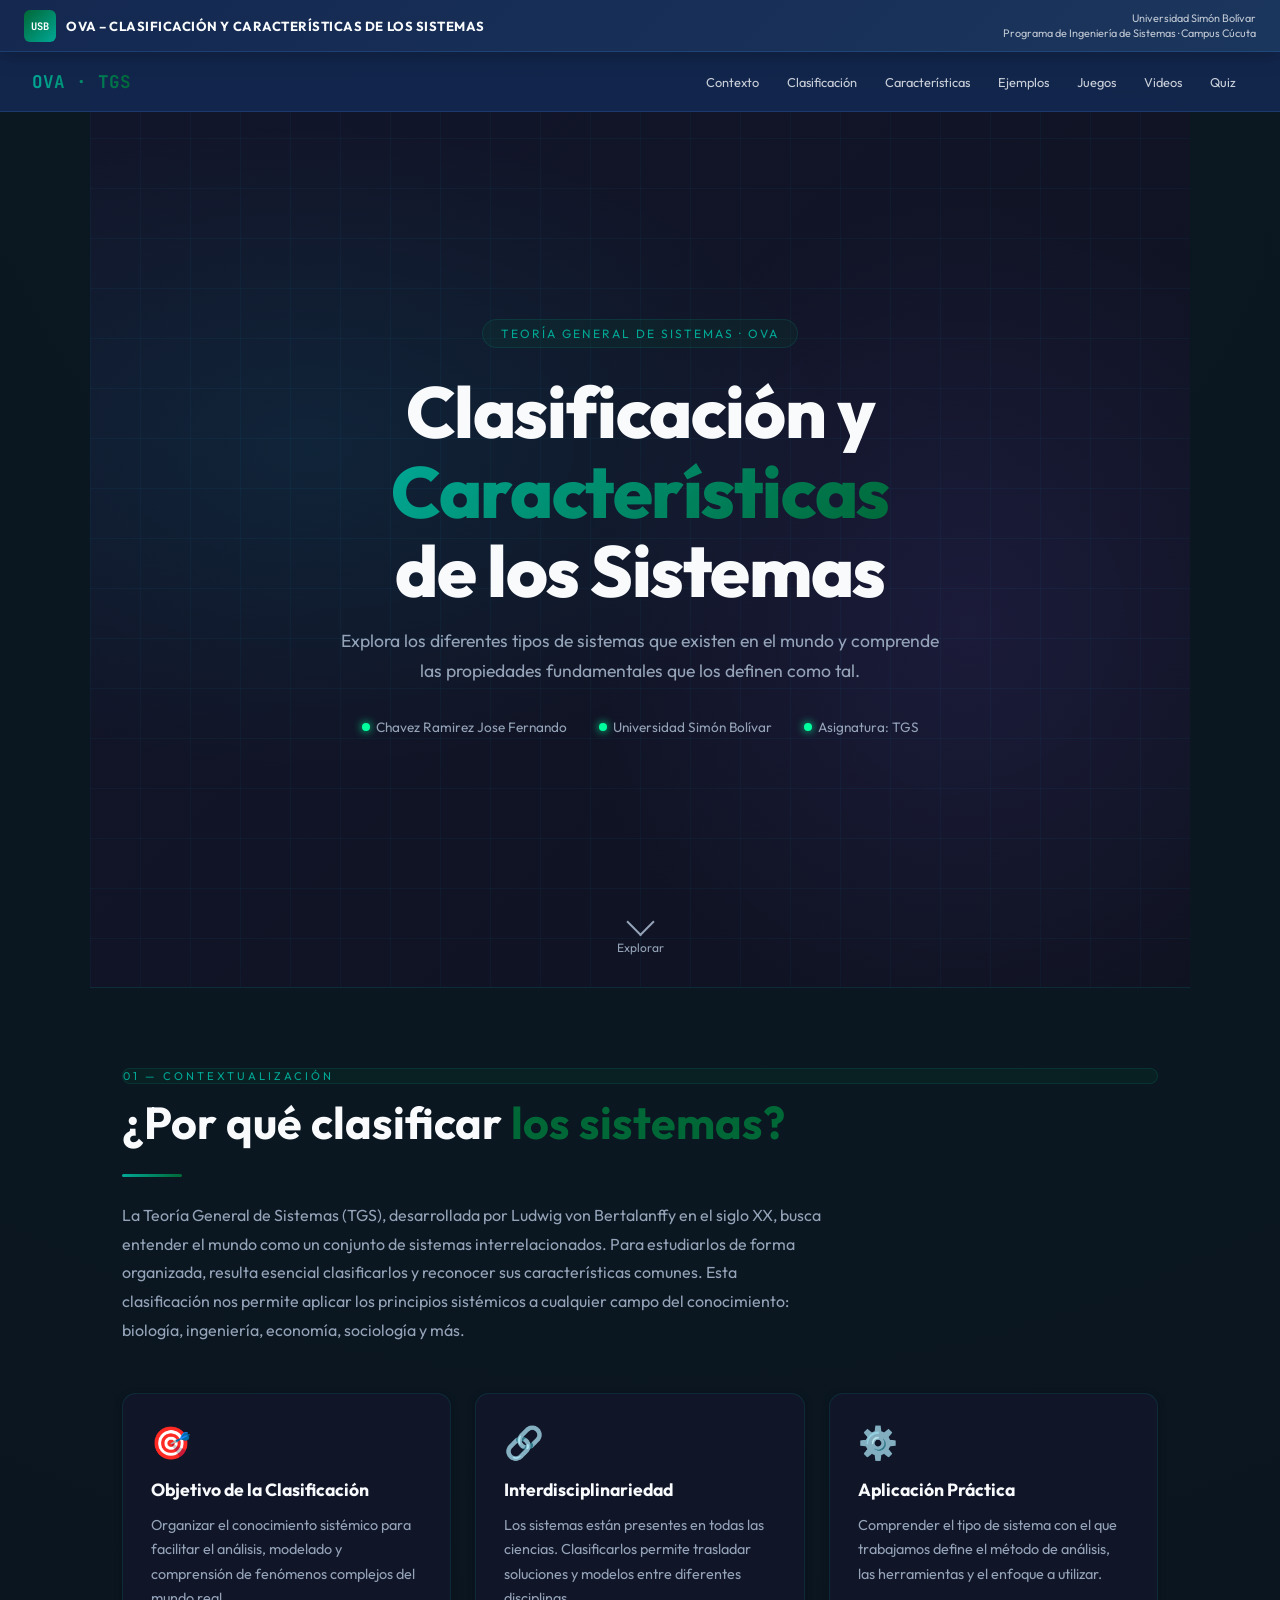
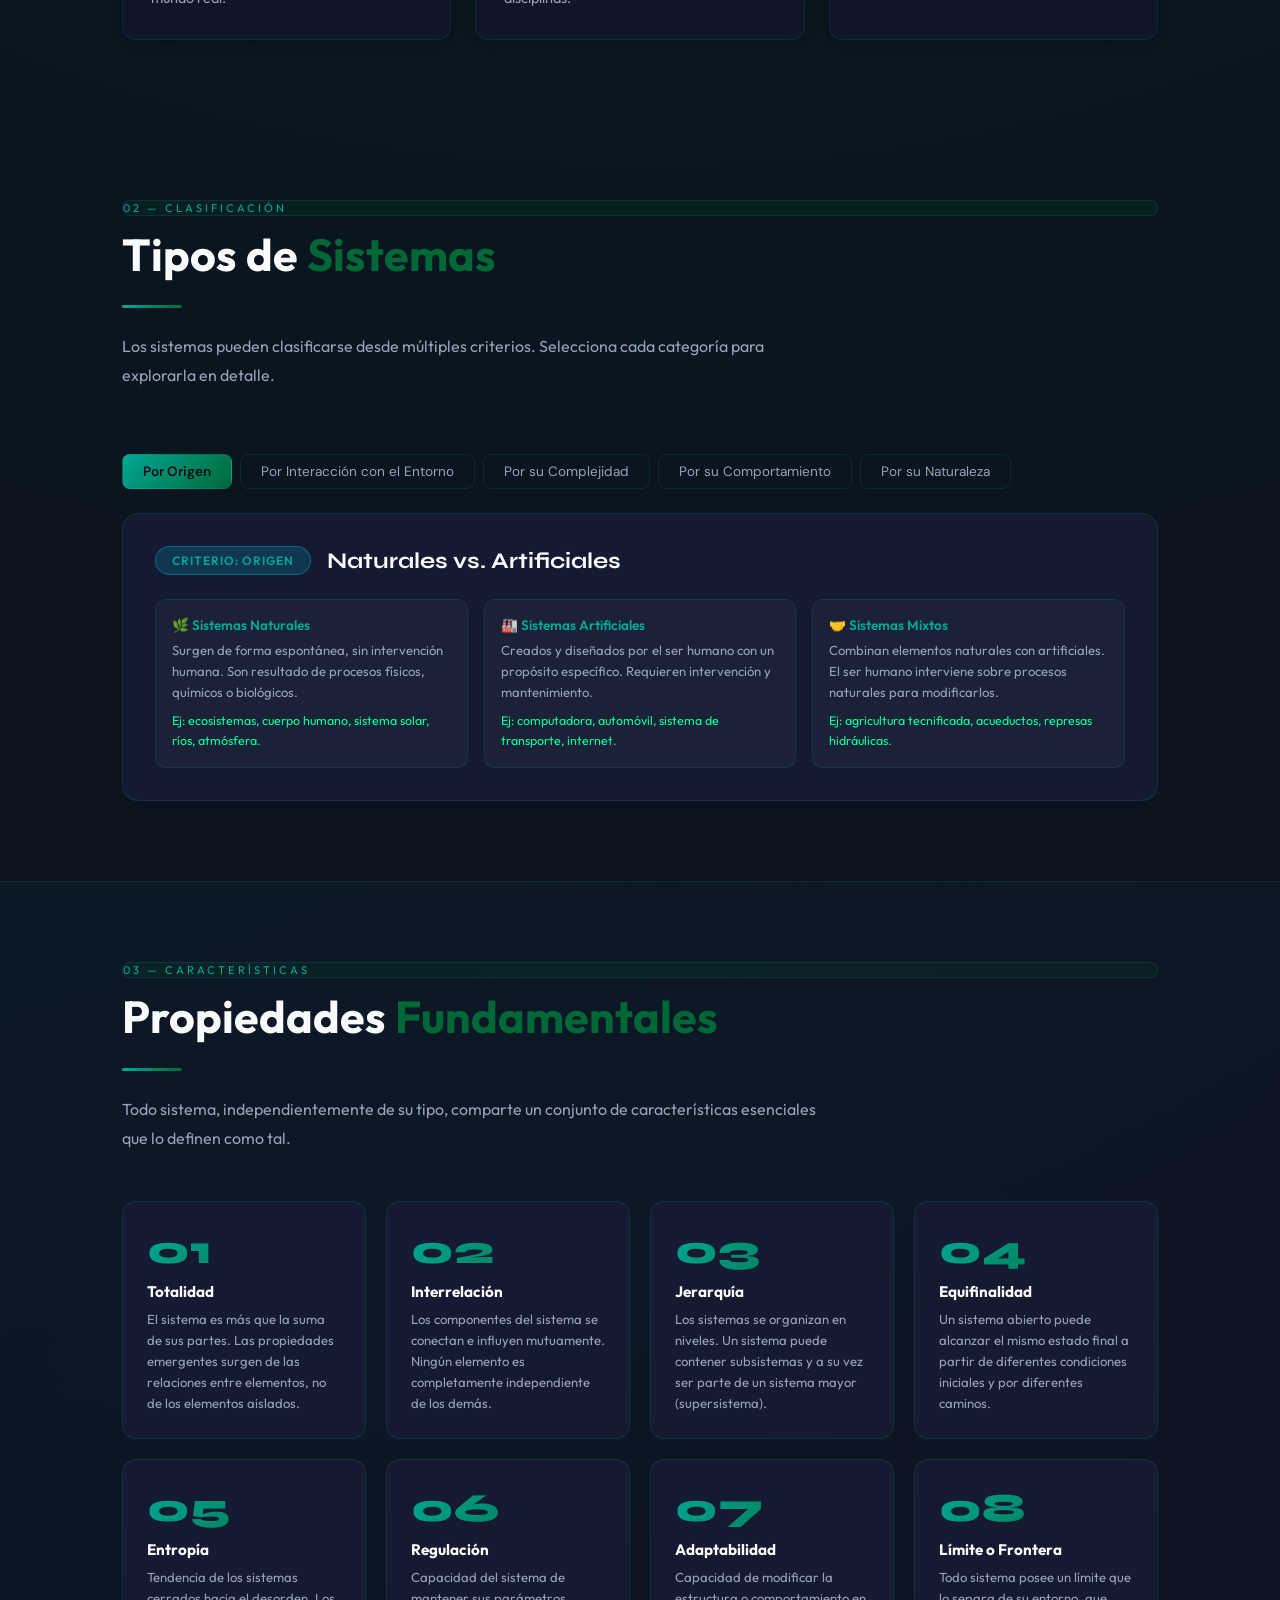
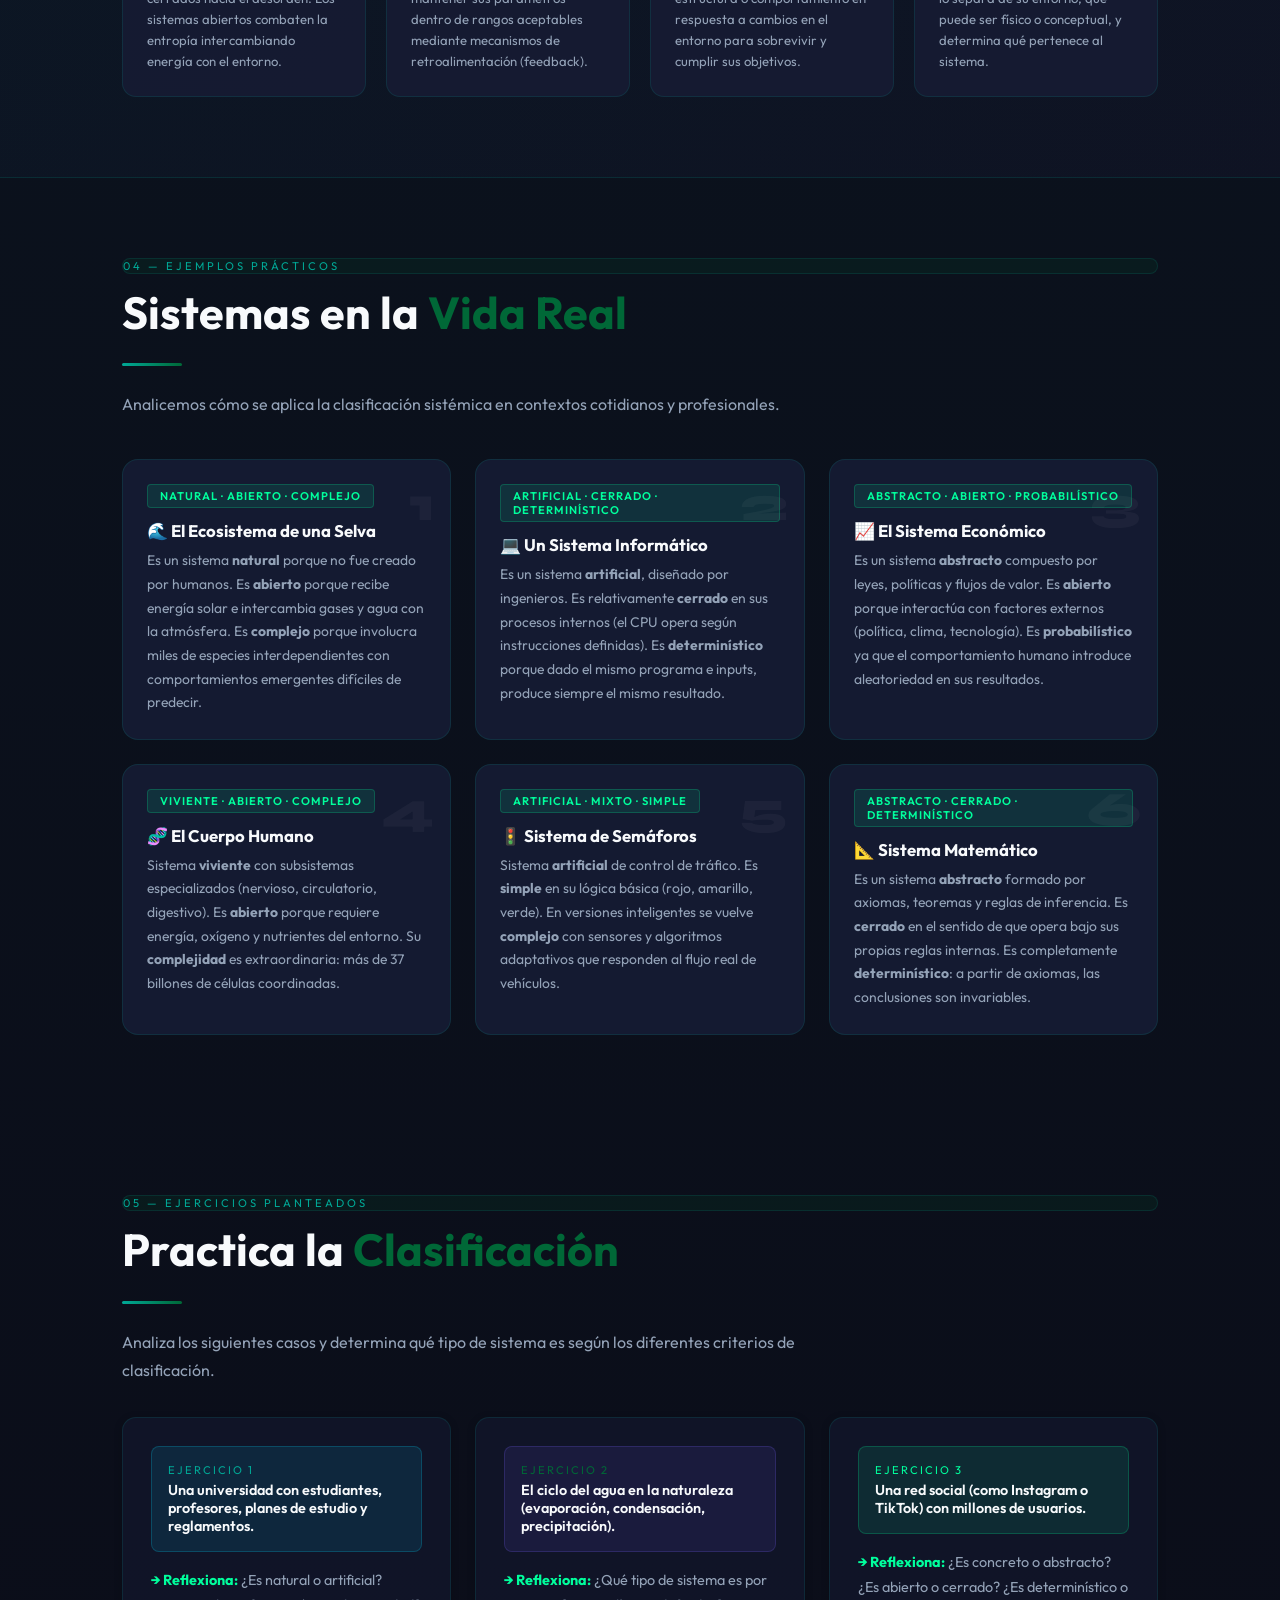
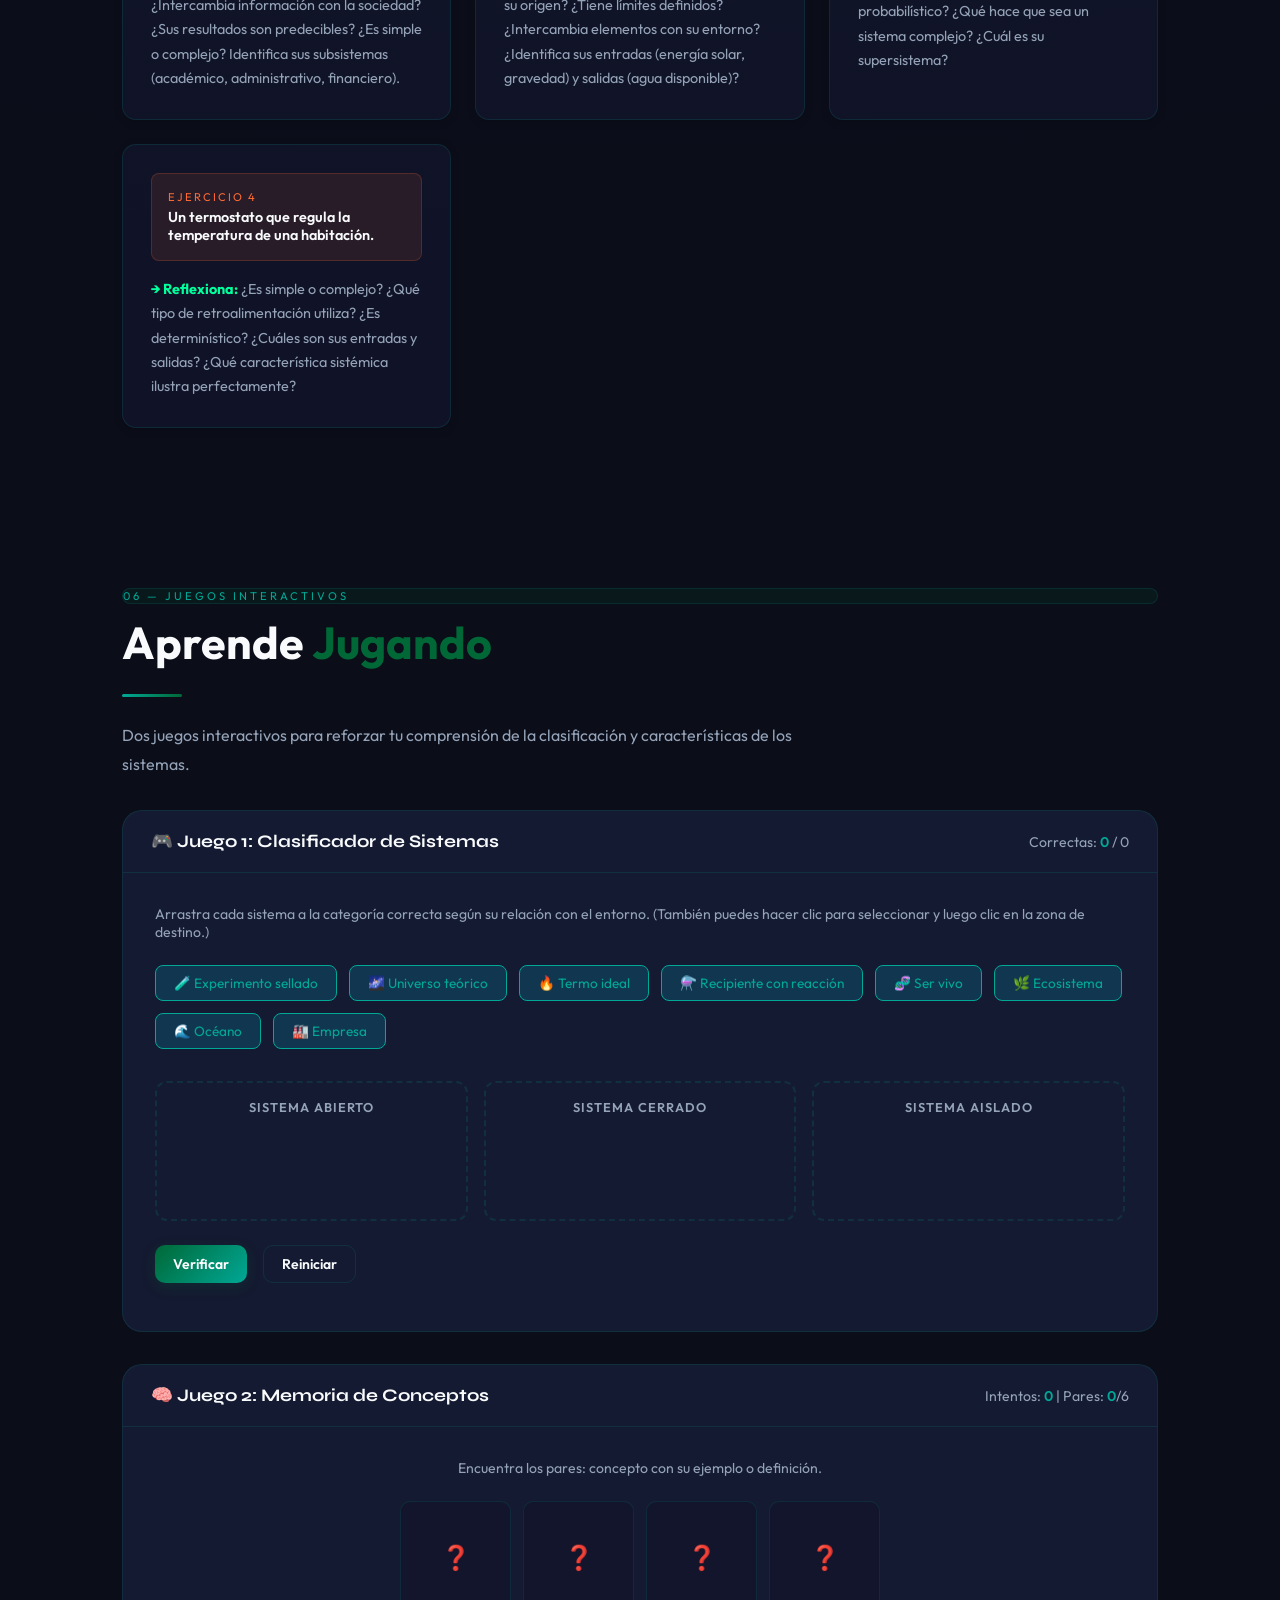
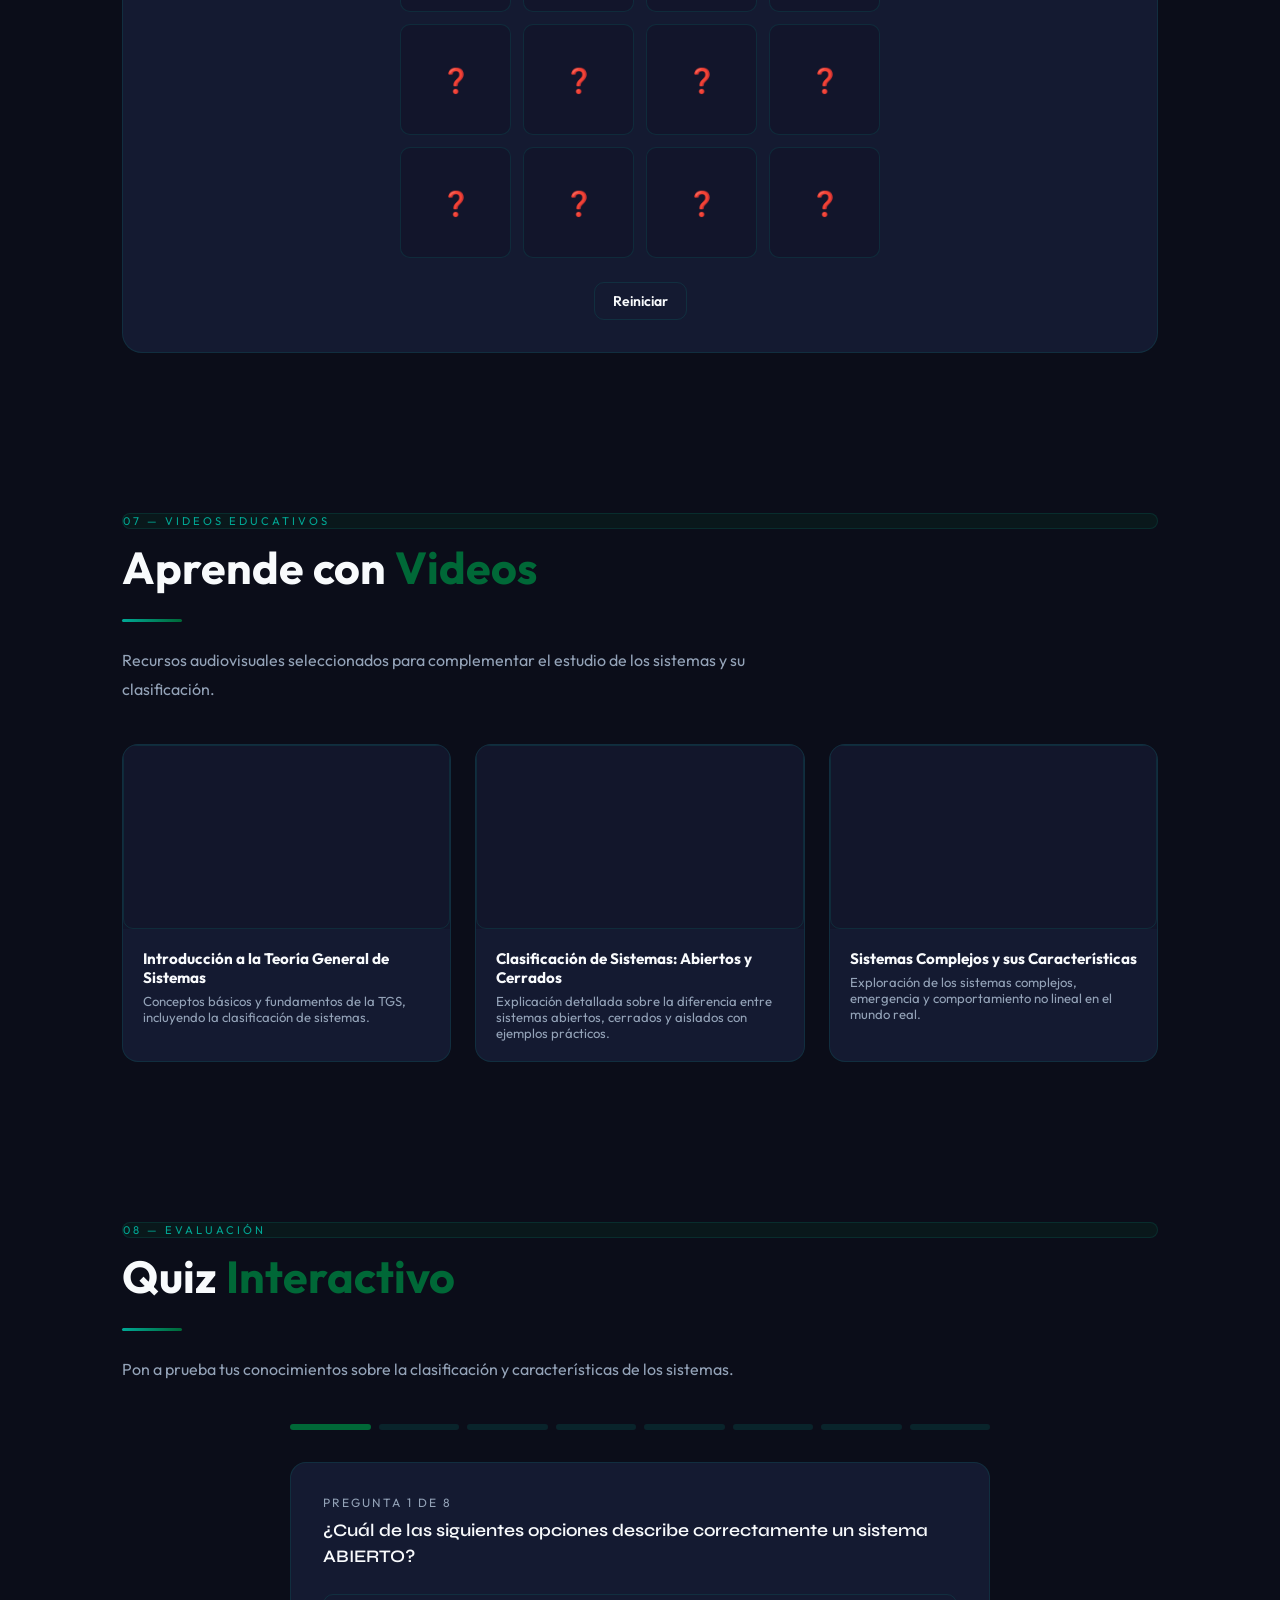
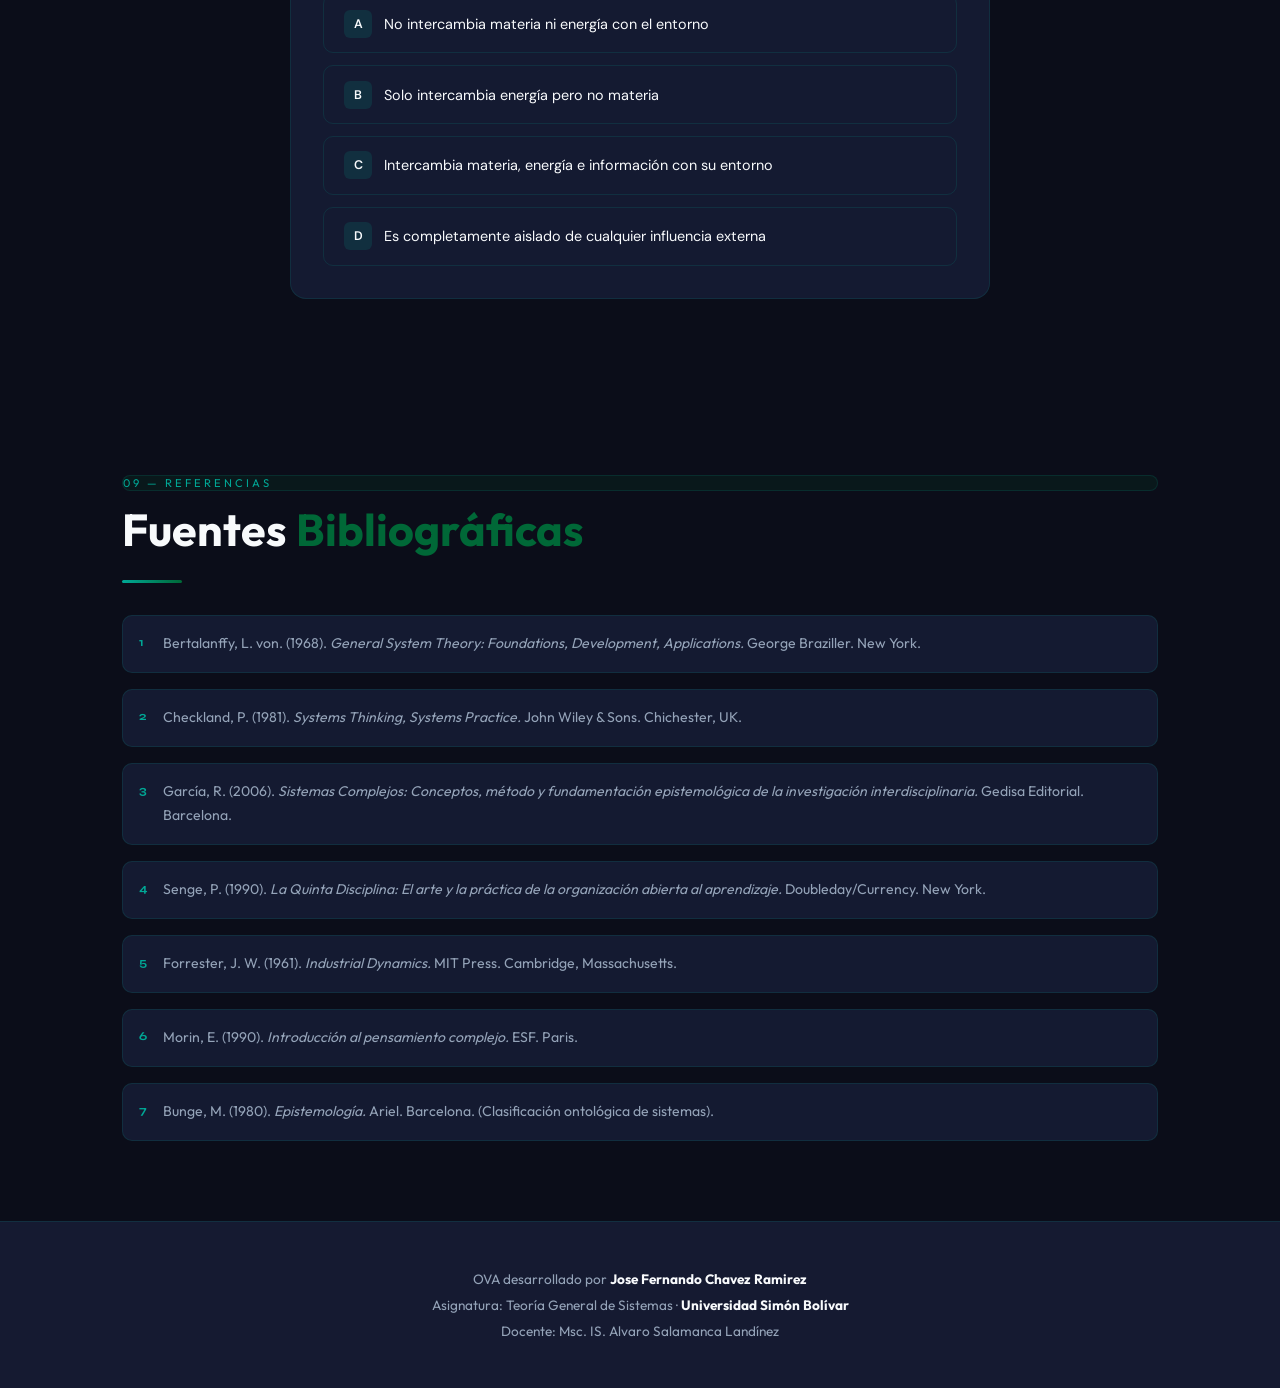
<file: OVAS/OVA-Jose_ChavezRamirez/OVA_Clasificacion_Sistemas_ChavezRamirez (1).html>
<!DOCTYPE html>
<html lang="es" class="tgs-ova-root">
<head>
<meta charset="UTF-8">
<meta name="viewport" content="width=device-width, initial-scale=1.0">
<title>OVA – Clasificación y Características de los Sistemas</title>
<link href="https://fonts.googleapis.com/css2?family=Syne:wght@400;600;700;800&family=DM+Sans:ital,wght@0,300;0,400;0,500;1,300&display=swap" rel="stylesheet">
<style>
  :root {
    --bg: #0a0f1e;
    --surface: #111827;
    --card: #1a2235;
    --border: #1e3a5f;
    --accent1: #00d4ff;
    --accent2: #7b61ff;
    --accent3: #00ff9d;
    --accent4: #ff6b35;
    --text: #e8f0fe;
    --muted: #8899bb;
    --white: #ffffff;
    --glow1: rgba(0,212,255,0.15);
    --glow2: rgba(123,97,255,0.15);
  }

  * { margin: 0; padding: 0; box-sizing: border-box; }

  html { scroll-behavior: smooth; }

  body {
    font-family: 'DM Sans', sans-serif;
    background: var(--bg);
    color: var(--text);
    overflow-x: hidden;
  }

  /* ─── SCROLLBAR ─── */
  ::-webkit-scrollbar { width: 6px; }
  ::-webkit-scrollbar-track { background: var(--bg); }
  ::-webkit-scrollbar-thumb { background: var(--accent2); border-radius: 3px; }

  /* ─── NAV ─── */
  nav {
    position: fixed; top: 0; left: 0; right: 0; z-index: 999;
    background: rgba(10,15,30,0.85);
    backdrop-filter: blur(12px);
    border-bottom: 1px solid var(--border);
    padding: 0 2rem;
    height: 60px;
    display: flex; align-items: center; justify-content: space-between;
  }
  .nav-logo {
    font-family: 'Syne', sans-serif;
    font-weight: 800; font-size: 1.1rem;
    background: linear-gradient(90deg, var(--accent1), var(--accent2));
    -webkit-background-clip: text; -webkit-text-fill-color: transparent;
  }
  .nav-links { display: flex; gap: 0.25rem; }
  .nav-links a {
    color: var(--muted); text-decoration: none;
    font-size: 0.8rem; padding: 6px 12px; border-radius: 6px;
    transition: all 0.2s; white-space: nowrap;
  }
  .nav-links a:hover { color: var(--accent1); background: var(--glow1); }
  .nav-progress {
    position: fixed; top: 60px; left: 0; right: 0; height: 3px;
    background: var(--border); z-index: 998;
  }
  .nav-progress-bar {
    height: 100%;
    background: linear-gradient(90deg, var(--accent1), var(--accent2));
    width: 0%; transition: width 0.2s;
  }

  /* ─── HERO ─── */
  .hero {
    min-height: 100vh;
    display: flex; align-items: center; justify-content: center;
    position: relative; overflow: hidden;
    padding-top: 60px;
  }
  .hero-bg {
    position: absolute; inset: 0;
    background: radial-gradient(ellipse 80% 60% at 20% 40%, rgba(0,212,255,0.08) 0%, transparent 60%),
                radial-gradient(ellipse 60% 80% at 80% 60%, rgba(123,97,255,0.1) 0%, transparent 60%);
  }
  .grid-overlay {
    position: absolute; inset: 0;
    background-image: linear-gradient(rgba(0,212,255,0.04) 1px, transparent 1px),
                      linear-gradient(90deg, rgba(0,212,255,0.04) 1px, transparent 1px);
    background-size: 50px 50px;
  }
  .hero-content {
    position: relative; z-index: 2;
    text-align: center; max-width: 900px; padding: 2rem;
  }
  .hero-badge {
    display: inline-block;
    padding: 6px 18px; border-radius: 20px;
    border: 1px solid var(--accent1);
    color: var(--accent1); font-size: 0.75rem; letter-spacing: 2px;
    text-transform: uppercase; margin-bottom: 1.5rem;
    background: var(--glow1);
    animation: fadeDown 0.8s ease both;
  }
  .hero h1 {
    font-family: 'Syne', sans-serif;
    font-size: clamp(2.5rem, 6vw, 4.5rem);
    font-weight: 800; line-height: 1.1;
    margin-bottom: 1rem;
    animation: fadeUp 0.8s 0.2s ease both;
  }
  .hero h1 span {
    background: linear-gradient(135deg, var(--accent1), var(--accent2));
    -webkit-background-clip: text; -webkit-text-fill-color: transparent;
  }
  .hero-sub {
    font-size: 1.1rem; color: var(--muted); max-width: 600px;
    margin: 0 auto 2rem; line-height: 1.7;
    animation: fadeUp 0.8s 0.35s ease both;
  }
  .hero-meta {
    display: flex; gap: 2rem; justify-content: center; flex-wrap: wrap;
    font-size: 0.85rem; color: var(--muted);
    animation: fadeUp 0.8s 0.5s ease both;
  }
  .hero-meta span { display: flex; align-items: center; gap: 6px; }
  .hero-meta .dot {
    width: 8px; height: 8px; border-radius: 50%;
    background: var(--accent3); box-shadow: 0 0 8px var(--accent3);
  }
  .hero-scroll {
    position: absolute; bottom: 2rem; left: 50%; transform: translateX(-50%);
    display: flex; flex-direction: column; align-items: center; gap: 8px;
    color: var(--muted); font-size: 0.75rem;
    animation: bounce 2s infinite;
  }
  .hero-scroll .arrow { width: 20px; height: 20px; border-right: 2px solid var(--muted); border-bottom: 2px solid var(--muted); transform: rotate(45deg); }

  /* ─── FLOATING PARTICLES ─── */
  .particles { position: absolute; inset: 0; pointer-events: none; overflow: hidden; }
  .particle {
    position: absolute; border-radius: 50%;
    background: var(--accent1); opacity: 0.3;
    animation: float linear infinite;
  }

  /* ─── SECTIONS ─── */
  section { padding: 5rem 2rem; max-width: 1100px; margin: 0 auto; }
  .section-label {
    font-size: 0.7rem; letter-spacing: 3px; text-transform: uppercase;
    color: var(--accent1); margin-bottom: 0.75rem;
  }
  .section-title {
    font-family: 'Syne', sans-serif;
    font-size: clamp(1.8rem, 4vw, 2.8rem);
    font-weight: 700; margin-bottom: 1rem; line-height: 1.2;
  }
  .section-title span { color: var(--accent2); }
  .section-desc { color: var(--muted); font-size: 1rem; line-height: 1.8; max-width: 700px; }
  .divider {
    width: 60px; height: 3px; border-radius: 2px;
    background: linear-gradient(90deg, var(--accent1), var(--accent2));
    margin: 1.5rem 0;
  }

  /* ─── CARDS GRID ─── */
  .cards-grid { display: grid; gap: 1.5rem; margin-top: 3rem; }
  .cards-grid.cols2 { grid-template-columns: repeat(auto-fit, minmax(300px, 1fr)); }
  .cards-grid.cols3 { grid-template-columns: repeat(auto-fit, minmax(260px, 1fr)); }

  .card {
    background: var(--card);
    border: 1px solid var(--border);
    border-radius: 16px; padding: 1.75rem;
    transition: all 0.3s; position: relative; overflow: hidden;
  }
  .card::before {
    content: ''; position: absolute; top: 0; left: 0; right: 0; height: 3px;
    background: linear-gradient(90deg, var(--accent1), var(--accent2));
    opacity: 0; transition: opacity 0.3s;
  }
  .card:hover { transform: translateY(-4px); border-color: rgba(0,212,255,0.3); box-shadow: 0 20px 40px rgba(0,0,0,0.3), 0 0 0 1px rgba(0,212,255,0.1); }
  .card:hover::before { opacity: 1; }
  .card-icon { font-size: 2rem; margin-bottom: 1rem; }
  .card-title { font-family: 'Syne', sans-serif; font-size: 1.1rem; font-weight: 700; margin-bottom: 0.75rem; }
  .card-text { color: var(--muted); font-size: 0.9rem; line-height: 1.7; }

  /* ─── CLASSIFICATION TABLE ─── */
  .class-section { margin-top: 4rem; }
  .tabs { display: flex; gap: 0.5rem; margin-bottom: 1.5rem; flex-wrap: wrap; }
  .tab-btn {
    padding: 8px 20px; border-radius: 8px; border: 1px solid var(--border);
    background: transparent; color: var(--muted); cursor: pointer;
    font-family: 'DM Sans', sans-serif; font-size: 0.85rem;
    transition: all 0.2s;
  }
  .tab-btn.active { background: linear-gradient(135deg, var(--accent1), var(--accent2)); border-color: transparent; color: var(--bg); font-weight: 600; }
  .tab-btn:hover:not(.active) { border-color: var(--accent1); color: var(--accent1); }
  .tab-content { display: none; }
  .tab-content.active { display: block; animation: fadeUp 0.4s ease; }

  .type-card {
    background: var(--card); border: 1px solid var(--border);
    border-radius: 16px; padding: 2rem;
  }
  .type-header { display: flex; align-items: center; gap: 1rem; margin-bottom: 1.5rem; }
  .type-badge {
    padding: 6px 16px; border-radius: 20px; font-size: 0.75rem;
    font-weight: 600; text-transform: uppercase; letter-spacing: 1px;
  }
  .badge-blue { background: rgba(0,212,255,0.15); color: var(--accent1); border: 1px solid rgba(0,212,255,0.3); }
  .badge-purple { background: rgba(123,97,255,0.15); color: var(--accent2); border: 1px solid rgba(123,97,255,0.3); }
  .badge-green { background: rgba(0,255,157,0.15); color: var(--accent3); border: 1px solid rgba(0,255,157,0.3); }
  .badge-orange { background: rgba(255,107,53,0.15); color: var(--accent4); border: 1px solid rgba(255,107,53,0.3); }
  .type-name { font-family: 'Syne', sans-serif; font-size: 1.4rem; font-weight: 700; }

  .type-grid { display: grid; grid-template-columns: repeat(auto-fit, minmax(200px, 1fr)); gap: 1rem; }
  .type-item {
    background: rgba(255,255,255,0.03); border: 1px solid var(--border);
    border-radius: 10px; padding: 1rem;
  }
  .type-item h4 { font-size: 0.85rem; color: var(--accent1); margin-bottom: 0.4rem; font-weight: 600; }
  .type-item p { font-size: 0.82rem; color: var(--muted); line-height: 1.6; }

  /* ─── EXAMPLES ─── */
  .examples-grid { display: grid; grid-template-columns: repeat(auto-fit, minmax(280px, 1fr)); gap: 1.5rem; margin-top: 2.5rem; }
  .example-card {
    background: var(--card); border: 1px solid var(--border);
    border-radius: 16px; padding: 1.5rem; position: relative; overflow: hidden;
    transition: all 0.3s;
  }
  .example-card:hover { transform: translateY(-4px); border-color: rgba(0,255,157,0.3); }
  .example-num {
    position: absolute; top: 1rem; right: 1rem;
    font-family: 'Syne', sans-serif; font-size: 3rem; font-weight: 800;
    color: rgba(255,255,255,0.04);
  }
  .example-tag {
    display: inline-block; padding: 4px 12px; border-radius: 4px;
    font-size: 0.7rem; font-weight: 600; text-transform: uppercase; letter-spacing: 1px;
    background: rgba(0,255,157,0.1); color: var(--accent3); border: 1px solid rgba(0,255,157,0.2);
    margin-bottom: 0.75rem;
  }
  .example-card h3 { font-family: 'Syne', sans-serif; font-size: 1.05rem; margin-bottom: 0.5rem; }
  .example-card p { font-size: 0.87rem; color: var(--muted); line-height: 1.7; }

  /* ─── CHARACTERISTICS ─── */
  .chars-section { background: linear-gradient(135deg, rgba(0,212,255,0.03), rgba(123,97,255,0.03)); border-top: 1px solid var(--border); border-bottom: 1px solid var(--border); }
  .chars-section > div { max-width: 1100px; margin: 0 auto; padding: 5rem 2rem; }
  .chars-grid { display: grid; grid-template-columns: repeat(auto-fit, minmax(220px, 1fr)); gap: 1.25rem; margin-top: 3rem; }
  .char-card {
    background: var(--card); border: 1px solid var(--border);
    border-radius: 14px; padding: 1.5rem;
    position: relative; overflow: hidden; transition: all 0.3s;
  }
  .char-card:hover { border-color: var(--accent2); transform: translateY(-3px); }
  .char-num {
    font-family: 'Syne', sans-serif; font-size: 2.5rem; font-weight: 800;
    background: linear-gradient(135deg, var(--accent1), var(--accent2));
    -webkit-background-clip: text; -webkit-text-fill-color: transparent;
    display: block; margin-bottom: 0.5rem;
  }
  .char-card h4 { font-family: 'Syne', sans-serif; font-size: 0.95rem; font-weight: 700; margin-bottom: 0.5rem; }
  .char-card p { font-size: 0.82rem; color: var(--muted); line-height: 1.6; }

  /* ─── GAMES ─── */
  .game-wrapper { background: var(--card); border: 1px solid var(--border); border-radius: 20px; overflow: hidden; margin-top: 2rem; }
  .game-header { padding: 1.25rem 1.75rem; border-bottom: 1px solid var(--border); display: flex; align-items: center; justify-content: space-between; flex-wrap: gap; gap: 1rem; }
  .game-title { font-family: 'Syne', sans-serif; font-size: 1.1rem; font-weight: 700; }
  .game-body { padding: 2rem; }

  /* GAME 1: Clasificador drag */
  #game1 { }
  .drag-instructions { color: var(--muted); font-size: 0.88rem; margin-bottom: 1.5rem; }
  .drag-items { display: flex; flex-wrap: wrap; gap: 0.75rem; margin-bottom: 2rem; }
  .drag-item {
    padding: 8px 18px; border-radius: 8px;
    border: 1px solid var(--accent1); color: var(--accent1);
    background: var(--glow1); cursor: grab; font-size: 0.85rem;
    transition: all 0.2s; user-select: none;
  }
  .drag-item:hover { background: rgba(0,212,255,0.2); transform: scale(1.05); }
  .drag-item.used { opacity: 0.3; pointer-events: none; }

  .drop-zones { display: grid; grid-template-columns: repeat(auto-fit, minmax(180px, 1fr)); gap: 1rem; }
  .drop-zone {
    min-height: 140px; border-radius: 12px;
    border: 2px dashed var(--border);
    padding: 1rem; text-align: center;
    transition: all 0.2s;
  }
  .drop-zone.drag-over { border-color: var(--accent1); background: var(--glow1); }
  .drop-zone-label { font-size: 0.8rem; font-weight: 600; color: var(--muted); margin-bottom: 0.75rem; text-transform: uppercase; letter-spacing: 1px; }
  .drop-zone-items { display: flex; flex-direction: column; gap: 0.5rem; }
  .dropped-item {
    padding: 5px 10px; border-radius: 6px;
    background: rgba(0,212,255,0.1); border: 1px solid rgba(0,212,255,0.2);
    font-size: 0.8rem; color: var(--text);
  }
  .dropped-item.correct { background: rgba(0,255,157,0.15); border-color: rgba(0,255,157,0.4); color: var(--accent3); }
  .dropped-item.incorrect { background: rgba(255,107,53,0.15); border-color: rgba(255,107,53,0.4); color: var(--accent4); }

  .game-btns { display: flex; gap: 1rem; margin-top: 1.5rem; flex-wrap: wrap; }
  .btn {
    padding: 10px 24px; border-radius: 10px; border: none; cursor: pointer;
    font-family: 'DM Sans', sans-serif; font-size: 0.9rem; font-weight: 500;
    transition: all 0.2s;
  }
  .btn-primary { background: linear-gradient(135deg, var(--accent1), var(--accent2)); color: var(--bg); font-weight: 600; }
  .btn-primary:hover { transform: translateY(-2px); box-shadow: 0 8px 20px rgba(0,212,255,0.3); }
  .btn-outline { background: transparent; border: 1px solid var(--border); color: var(--text); }
  .btn-outline:hover { border-color: var(--accent1); color: var(--accent1); }
  .game-score { color: var(--muted); font-size: 0.88rem; align-self: center; }
  .score-val { color: var(--accent1); font-weight: 600; }

  /* GAME 2: Memory */
  .memory-grid { display: grid; grid-template-columns: repeat(4, 1fr); gap: 0.75rem; max-width: 480px; margin: 0 auto; }
  .memory-card {
    aspect-ratio: 1; border-radius: 10px; cursor: pointer;
    display: flex; align-items: center; justify-content: center;
    font-size: 0.75rem; text-align: center; padding: 0.5rem;
    border: 1px solid var(--border); background: var(--surface);
    transition: all 0.3s; position: relative; perspective: 200px;
  }
  .memory-card.flipped { background: var(--glow2); border-color: var(--accent2); }
  .memory-card.matched { background: rgba(0,255,157,0.1); border-color: var(--accent3); cursor: default; }
  .memory-front { display: none; font-size: 0.78rem; color: var(--text); line-height: 1.3; }
  .memory-back { font-size: 1.5rem; }
  .memory-card.flipped .memory-front { display: block; }
  .memory-card.flipped .memory-back { display: none; }
  .memory-card.matched .memory-front { display: block; color: var(--accent3); }
  .memory-card.matched .memory-back { display: none; }
  .memory-stats { display: flex; justify-content: center; gap: 2rem; margin: 1.5rem 0; color: var(--muted); font-size: 0.88rem; }
  .memory-stats span { color: var(--accent1); font-weight: 600; }

  /* ─── QUIZ ─── */
  .quiz-container { max-width: 700px; margin: 0 auto; }
  .quiz-progress { display: flex; gap: 0.5rem; margin-bottom: 2rem; }
  .quiz-dot { height: 6px; flex: 1; border-radius: 3px; background: var(--border); transition: background 0.3s; }
  .quiz-dot.done { background: var(--accent1); }
  .quiz-dot.current { background: var(--accent2); }
  .quiz-q {
    background: var(--card); border: 1px solid var(--border);
    border-radius: 16px; padding: 2rem; margin-bottom: 1rem;
  }
  .quiz-num { font-size: 0.75rem; color: var(--muted); margin-bottom: 0.5rem; text-transform: uppercase; letter-spacing: 2px; }
  .quiz-question { font-family: 'Syne', sans-serif; font-size: 1.1rem; font-weight: 600; line-height: 1.5; margin-bottom: 1.5rem; }
  .quiz-options { display: flex; flex-direction: column; gap: 0.75rem; }
  .quiz-opt {
    padding: 0.9rem 1.25rem; border-radius: 10px;
    border: 1px solid var(--border); background: transparent;
    color: var(--text); text-align: left; cursor: pointer;
    font-family: 'DM Sans', sans-serif; font-size: 0.9rem;
    transition: all 0.2s; display: flex; align-items: center; gap: 0.75rem;
  }
  .quiz-opt:hover:not(:disabled) { border-color: var(--accent2); background: var(--glow2); }
  .quiz-opt.correct { border-color: var(--accent3); background: rgba(0,255,157,0.1); color: var(--accent3); }
  .quiz-opt.incorrect { border-color: var(--accent4); background: rgba(255,107,53,0.1); color: var(--accent4); }
  .quiz-opt-letter {
    width: 28px; height: 28px; border-radius: 6px;
    background: var(--border); display: flex; align-items: center; justify-content: center;
    font-size: 0.78rem; font-weight: 600; flex-shrink: 0;
  }
  .quiz-feedback { padding: 1rem 1.25rem; border-radius: 10px; font-size: 0.88rem; line-height: 1.6; margin-top: 1rem; display: none; }
  .quiz-feedback.show { display: block; }
  .quiz-feedback.ok { background: rgba(0,255,157,0.1); border: 1px solid rgba(0,255,157,0.3); color: var(--accent3); }
  .quiz-feedback.fail { background: rgba(255,107,53,0.1); border: 1px solid rgba(255,107,53,0.3); color: var(--accent4); }
  .quiz-nav { display: flex; justify-content: flex-end; margin-top: 1rem; }
  .quiz-result {
    text-align: center; padding: 3rem 2rem; display: none;
    background: var(--card); border: 1px solid var(--border); border-radius: 16px;
  }
  .quiz-result.show { display: block; }
  .result-score {
    font-family: 'Syne', sans-serif; font-size: 5rem; font-weight: 800;
    background: linear-gradient(135deg, var(--accent1), var(--accent2));
    -webkit-background-clip: text; -webkit-text-fill-color: transparent;
  }
  .result-msg { font-size: 1.1rem; color: var(--muted); margin-top: 0.5rem; }

  /* ─── VIDEO ─── */
  .video-grid { display: grid; grid-template-columns: repeat(auto-fit, minmax(300px, 1fr)); gap: 1.5rem; margin-top: 2.5rem; }
  .video-card {
    background: var(--card); border: 1px solid var(--border);
    border-radius: 16px; overflow: hidden; transition: all 0.3s;
  }
  .video-card:hover { transform: translateY(-4px); border-color: rgba(255,107,53,0.3); }
  .video-thumb {
    width: 100%; aspect-ratio: 16/9; background: var(--surface);
    display: flex; align-items: center; justify-content: center;
    position: relative; overflow: hidden;
  }
  .video-thumb iframe { width: 100%; height: 100%; border: none; }
  .video-info { padding: 1.25rem; }
  .video-info h4 { font-family: 'Syne', sans-serif; font-size: 0.95rem; margin-bottom: 0.4rem; }
  .video-info p { font-size: 0.82rem; color: var(--muted); }

  /* ─── REFERENCES ─── */
  .refs-list { list-style: none; margin-top: 2rem; display: flex; flex-direction: column; gap: 1rem; }
  .refs-list li {
    background: var(--card); border: 1px solid var(--border);
    border-radius: 10px; padding: 1rem 1.25rem;
    font-size: 0.88rem; color: var(--muted); line-height: 1.7;
    position: relative; padding-left: 2.5rem;
  }
  .refs-list li::before {
    content: attr(data-num);
    position: absolute; left: 1rem; top: 1rem;
    font-family: 'Syne', sans-serif; font-size: 0.75rem; color: var(--accent1); font-weight: 700;
  }

  /* ─── FOOTER ─── */
  footer {
    border-top: 1px solid var(--border);
    padding: 3rem 2rem; text-align: center;
    color: var(--muted); font-size: 0.85rem;
  }
  footer strong { color: var(--text); }

  /* ─── ANIMATIONS ─── */
  @keyframes fadeUp { from { opacity: 0; transform: translateY(24px); } to { opacity: 1; transform: translateY(0); } }
  @keyframes fadeDown { from { opacity: 0; transform: translateY(-12px); } to { opacity: 1; transform: translateY(0); } }
  @keyframes bounce { 0%,100% { transform: translateX(-50%) translateY(0); } 50% { transform: translateX(-50%) translateY(-8px); } }
  @keyframes float { 0% { transform: translateY(0) rotate(0); opacity: 0; } 10% { opacity: 0.3; } 90% { opacity: 0.3; } 100% { transform: translateY(-100vh) rotate(360deg); opacity: 0; } }

  .reveal { opacity: 0; transform: translateY(30px); transition: all 0.6s ease; }
  .reveal.visible { opacity: 1; transform: translateY(0); }

  /* ─── RESPONSIVE ─── */
  @media (max-width: 640px) {
    .nav-links { display: none; }
    .memory-grid { grid-template-columns: repeat(4, 1fr); gap: 0.5rem; }
    .memory-card { font-size: 0.65rem; }
  }
</style>
  <!-- TGS-DS-USB -->
  <link rel="stylesheet" href="../../shared/tgs-ova-tokens.css">
  <link rel="stylesheet" href="../../shared/tgs-ova-components.css">
  <link rel="stylesheet" href="../../shared/tgs-ova-homologate.css">
  <script src="../../shared/tgs-ova-theme.js" defer></script>
</head>
<body>

<!-- NAV -->
<nav>
  <div class="nav-logo">OVA · TGS</div>
  <div class="nav-links">
    <a href="#contexto">Contexto</a>
    <a href="#clasificacion">Clasificación</a>
    <a href="#caracteristicas">Características</a>
    <a href="#ejemplos">Ejemplos</a>
    <a href="#juegos">Juegos</a>
    <a href="#videos">Videos</a>
    <a href="#quiz">Quiz</a>
  </div>
</nav>
<div class="nav-progress"><div class="nav-progress-bar" id="progressBar"></div></div>

<!-- HERO -->
<section class="hero" id="inicio">
  <div class="hero-bg"></div>
  <div class="grid-overlay"></div>
  <div class="particles" id="particles"></div>
  <div class="hero-content">
    <div class="hero-badge">Teoría General de Sistemas · OVA</div>
    <h1>Clasificación y<br><span>Características</span><br>de los Sistemas</h1>
    <p class="hero-sub">Explora los diferentes tipos de sistemas que existen en el mundo y comprende las propiedades fundamentales que los definen como tal.</p>
    <div class="hero-meta">
      <span><div class="dot"></div> Chavez Ramirez Jose Fernando</span>
      <span><div class="dot"></div> Universidad Simón Bolívar</span>
      <span><div class="dot"></div> Asignatura: TGS</span>
    </div>
  </div>
  <div class="hero-scroll"><div class="arrow"></div>Explorar</div>
</section>

<!-- CONTEXTO -->
<section id="contexto">
  <div class="reveal">
    <div class="section-label">01 — Contextualización</div>
    <h2 class="section-title">¿Por qué clasificar <span>los sistemas?</span></h2>
    <div class="divider"></div>
    <p class="section-desc">
      La Teoría General de Sistemas (TGS), desarrollada por Ludwig von Bertalanffy en el siglo XX, 
      busca entender el mundo como un conjunto de sistemas interrelacionados. Para estudiarlos de forma 
      organizada, resulta esencial clasificarlos y reconocer sus características comunes. Esta clasificación 
      nos permite aplicar los principios sistémicos a cualquier campo del conocimiento: biología, ingeniería, 
      economía, sociología y más.
    </p>
  </div>
  <div class="cards-grid cols3 reveal" style="transition-delay:0.2s">
    <div class="card">
      <div class="card-icon">🎯</div>
      <div class="card-title">Objetivo de la Clasificación</div>
      <p class="card-text">Organizar el conocimiento sistémico para facilitar el análisis, modelado y comprensión de fenómenos complejos del mundo real.</p>
    </div>
    <div class="card">
      <div class="card-icon">🔗</div>
      <div class="card-title">Interdisciplinariedad</div>
      <p class="card-text">Los sistemas están presentes en todas las ciencias. Clasificarlos permite trasladar soluciones y modelos entre diferentes disciplinas.</p>
    </div>
    <div class="card">
      <div class="card-icon">⚙️</div>
      <div class="card-title">Aplicación Práctica</div>
      <p class="card-text">Comprender el tipo de sistema con el que trabajamos define el método de análisis, las herramientas y el enfoque a utilizar.</p>
    </div>
  </div>
</section>

<!-- CLASIFICACIÓN -->
<section id="clasificacion">
  <div class="reveal">
    <div class="section-label">02 — Clasificación</div>
    <h2 class="section-title">Tipos de <span>Sistemas</span></h2>
    <div class="divider"></div>
    <p class="section-desc">Los sistemas pueden clasificarse desde múltiples criterios. Selecciona cada categoría para explorarla en detalle.</p>
  </div>

  <div class="class-section reveal" style="transition-delay:0.1s">
    <div class="tabs">
      <button class="tab-btn active" onclick="showTab(0)">Por Origen</button>
      <button class="tab-btn" onclick="showTab(1)">Por Interacción con el Entorno</button>
      <button class="tab-btn" onclick="showTab(2)">Por su Complejidad</button>
      <button class="tab-btn" onclick="showTab(3)">Por su Comportamiento</button>
      <button class="tab-btn" onclick="showTab(4)">Por su Naturaleza</button>
    </div>

    <!-- Tab 0: Por Origen -->
    <div class="tab-content active" id="tab0">
      <div class="type-card">
        <div class="type-header">
          <span class="type-badge badge-blue">Criterio: Origen</span>
          <span class="type-name">Naturales vs. Artificiales</span>
        </div>
        <div class="type-grid">
          <div class="type-item">
            <h4>🌿 Sistemas Naturales</h4>
            <p>Surgen de forma espontánea, sin intervención humana. Son resultado de procesos físicos, químicos o biológicos.</p>
            <p style="margin-top:0.5rem; color:var(--accent3); font-size:0.78rem;">Ej: ecosistemas, cuerpo humano, sistema solar, ríos, atmósfera.</p>
          </div>
          <div class="type-item">
            <h4>🏭 Sistemas Artificiales</h4>
            <p>Creados y diseñados por el ser humano con un propósito específico. Requieren intervención y mantenimiento.</p>
            <p style="margin-top:0.5rem; color:var(--accent3); font-size:0.78rem;">Ej: computadora, automóvil, sistema de transporte, internet.</p>
          </div>
          <div class="type-item">
            <h4>🤝 Sistemas Mixtos</h4>
            <p>Combinan elementos naturales con artificiales. El ser humano interviene sobre procesos naturales para modificarlos.</p>
            <p style="margin-top:0.5rem; color:var(--accent3); font-size:0.78rem;">Ej: agricultura tecnificada, acueductos, represas hidráulicas.</p>
          </div>
        </div>
      </div>
    </div>

    <!-- Tab 1: Por Interacción -->
    <div class="tab-content" id="tab1">
      <div class="type-card">
        <div class="type-header">
          <span class="type-badge badge-purple">Criterio: Relación con el entorno</span>
          <span class="type-name">Abiertos, Cerrados e Aislados</span>
        </div>
        <div class="type-grid">
          <div class="type-item">
            <h4>🌐 Sistema Abierto</h4>
            <p>Intercambia materia, energía e información con su entorno. Es el tipo más común en la naturaleza y en organizaciones sociales.</p>
            <p style="margin-top:0.5rem; color:var(--accent1); font-size:0.78rem;">Ej: ser vivo, empresa, ciudad, ecosistema.</p>
          </div>
          <div class="type-item">
            <h4>🔒 Sistema Cerrado</h4>
            <p>Intercambia solo energía con el entorno, no materia. Existe en condiciones controladas de laboratorio o de forma abstracta.</p>
            <p style="margin-top:0.5rem; color:var(--accent1); font-size:0.78rem;">Ej: recipiente sellado con reacción química, motor de combustión.</p>
          </div>
          <div class="type-item">
            <h4>⬛ Sistema Aislado</h4>
            <p>No intercambia ni materia ni energía con el entorno. Es un concepto teórico; en la práctica es muy difícil de lograr.</p>
            <p style="margin-top:0.5rem; color:var(--accent1); font-size:0.78rem;">Ej: universo (teóricamente), termos ideales, calorimetría.</p>
          </div>
        </div>
      </div>
    </div>

    <!-- Tab 2: Por Complejidad -->
    <div class="tab-content" id="tab2">
      <div class="type-card">
        <div class="type-header">
          <span class="type-badge badge-green">Criterio: Complejidad estructural</span>
          <span class="type-name">Simples, Complejos y Ultrasistemas</span>
        </div>
        <div class="type-grid">
          <div class="type-item">
            <h4>📦 Sistema Simple</h4>
            <p>Pocos elementos y relaciones entre ellos. El comportamiento es fácilmente predecible y puede ser modelado matemáticamente con precisión.</p>
            <p style="margin-top:0.5rem; color:var(--accent3); font-size:0.78rem;">Ej: interruptor eléctrico, palanca, termómetro.</p>
          </div>
          <div class="type-item">
            <h4>🧩 Sistema Complejo</h4>
            <p>Gran número de elementos con múltiples relaciones. El comportamiento emergente es difícil de predecir a partir de sus partes.</p>
            <p style="margin-top:0.5rem; color:var(--accent3); font-size:0.78rem;">Ej: cerebro humano, mercado financiero, red de ciudades.</p>
          </div>
          <div class="type-item">
            <h4>🌌 Ultrasistema</h4>
            <p>Sistema de sistemas. Nivel de complejidad extrema donde intervienen múltiples sistemas interdependientes a gran escala.</p>
            <p style="margin-top:0.5rem; color:var(--accent3); font-size:0.78rem;">Ej: biósfera terrestre, economía global, internet of things.</p>
          </div>
        </div>
      </div>
    </div>

    <!-- Tab 3: Por Comportamiento -->
    <div class="tab-content" id="tab3">
      <div class="type-card">
        <div class="type-header">
          <span class="type-badge badge-orange">Criterio: Comportamiento en el tiempo</span>
          <span class="type-name">Determinísticos vs. Probabilísticos</span>
        </div>
        <div class="type-grid">
          <div class="type-item">
            <h4>🎯 Sistema Determinístico</h4>
            <p>Sus estados futuros pueden predecirse con exactitud a partir del estado actual y las leyes que lo gobiernan. Sin aleatoriedad.</p>
            <p style="margin-top:0.5rem; color:var(--accent4); font-size:0.78rem;">Ej: movimiento de planetas, calculadora, reloj mecánico.</p>
          </div>
          <div class="type-item">
            <h4>🎲 Sistema Probabilístico</h4>
            <p>Existen múltiples resultados posibles con diferentes probabilidades. No se puede predecir con certeza el estado futuro.</p>
            <p style="margin-top:0.5rem; color:var(--accent4); font-size:0.78rem;">Ej: conducta humana, sistemas económicos, clima.</p>
          </div>
          <div class="type-item">
            <h4>⚡ Sistema Caótico</h4>
            <p>Determinístico en su estructura pero altamente sensible a condiciones iniciales. Pequeñas variaciones generan grandes cambios.</p>
            <p style="margin-top:0.5rem; color:var(--accent4); font-size:0.78rem;">Ej: turbulencia del aire, doblamiento de fractales, sistemas no lineales.</p>
          </div>
        </div>
      </div>
    </div>

    <!-- Tab 4: Por Naturaleza -->
    <div class="tab-content" id="tab4">
      <div class="type-card">
        <div class="type-header">
          <span class="type-badge badge-blue">Criterio: Naturaleza de sus elementos</span>
          <span class="type-name">Concretos, Abstractos y Vivientes</span>
        </div>
        <div class="type-grid">
          <div class="type-item">
            <h4>🔩 Sistema Concreto (Físico)</h4>
            <p>Sus elementos son objetos físicos tangibles, observables y medibles en el mundo real.</p>
            <p style="margin-top:0.5rem; color:var(--accent1); font-size:0.78rem;">Ej: edificio, máquina industrial, red eléctrica.</p>
          </div>
          <div class="type-item">
            <h4>💡 Sistema Abstracto</h4>
            <p>Sus componentes son conceptos, ideas, reglas o modelos matemáticos que no tienen existencia física tangible.</p>
            <p style="margin-top:0.5rem; color:var(--accent1); font-size:0.78rem;">Ej: sistema jurídico, lenguaje, modelo matemático, filosofía.</p>
          </div>
          <div class="type-item">
            <h4>🌱 Sistema Viviente (Biológico)</h4>
            <p>Compuesto por organismos vivos o sus componentes. Poseen propiedades únicas como metabolismo, reproducción y adaptación.</p>
            <p style="margin-top:0.5rem; color:var(--accent1); font-size:0.78rem;">Ej: célula, órgano, individuo, población, ecosistema.</p>
          </div>
        </div>
      </div>
    </div>
  </div>
</section>

<!-- CARACTERÍSTICAS -->
<div class="chars-section" id="caracteristicas">
  <div>
    <div class="reveal">
      <div class="section-label">03 — Características</div>
      <h2 class="section-title">Propiedades <span>Fundamentales</span></h2>
      <div class="divider"></div>
      <p class="section-desc">Todo sistema, independientemente de su tipo, comparte un conjunto de características esenciales que lo definen como tal.</p>
    </div>
    <div class="chars-grid reveal" style="transition-delay:0.1s">
      <div class="char-card">
        <span class="char-num">01</span>
        <h4>Totalidad</h4>
        <p>El sistema es más que la suma de sus partes. Las propiedades emergentes surgen de las relaciones entre elementos, no de los elementos aislados.</p>
      </div>
      <div class="char-card">
        <span class="char-num">02</span>
        <h4>Interrelación</h4>
        <p>Los componentes del sistema se conectan e influyen mutuamente. Ningún elemento es completamente independiente de los demás.</p>
      </div>
      <div class="char-card">
        <span class="char-num">03</span>
        <h4>Jerarquía</h4>
        <p>Los sistemas se organizan en niveles. Un sistema puede contener subsistemas y a su vez ser parte de un sistema mayor (supersistema).</p>
      </div>
      <div class="char-card">
        <span class="char-num">04</span>
        <h4>Equifinalidad</h4>
        <p>Un sistema abierto puede alcanzar el mismo estado final a partir de diferentes condiciones iniciales y por diferentes caminos.</p>
      </div>
      <div class="char-card">
        <span class="char-num">05</span>
        <h4>Entropía</h4>
        <p>Tendencia de los sistemas cerrados hacia el desorden. Los sistemas abiertos combaten la entropía intercambiando energía con el entorno.</p>
      </div>
      <div class="char-card">
        <span class="char-num">06</span>
        <h4>Regulación</h4>
        <p>Capacidad del sistema de mantener sus parámetros dentro de rangos aceptables mediante mecanismos de retroalimentación (feedback).</p>
      </div>
      <div class="char-card">
        <span class="char-num">07</span>
        <h4>Adaptabilidad</h4>
        <p>Capacidad de modificar la estructura o comportamiento en respuesta a cambios en el entorno para sobrevivir y cumplir sus objetivos.</p>
      </div>
      <div class="char-card">
        <span class="char-num">08</span>
        <h4>Límite o Frontera</h4>
        <p>Todo sistema posee un límite que lo separa de su entorno, que puede ser físico o conceptual, y determina qué pertenece al sistema.</p>
      </div>
    </div>
  </div>
</div>

<!-- EJEMPLOS -->
<section id="ejemplos">
  <div class="reveal">
    <div class="section-label">04 — Ejemplos Prácticos</div>
    <h2 class="section-title">Sistemas en la <span>Vida Real</span></h2>
    <div class="divider"></div>
    <p class="section-desc">Analicemos cómo se aplica la clasificación sistémica en contextos cotidianos y profesionales.</p>
  </div>
  <div class="examples-grid reveal" style="transition-delay:0.1s">
    <div class="example-card">
      <div class="example-num">1</div>
      <div class="example-tag">Natural · Abierto · Complejo</div>
      <h3>🌊 El Ecosistema de una Selva</h3>
      <p>Es un sistema <strong>natural</strong> porque no fue creado por humanos. Es <strong>abierto</strong> porque recibe energía solar e intercambia gases y agua con la atmósfera. Es <strong>complejo</strong> porque involucra miles de especies interdependientes con comportamientos emergentes difíciles de predecir.</p>
    </div>
    <div class="example-card">
      <div class="example-num">2</div>
      <div class="example-tag">Artificial · Cerrado · Determinístico</div>
      <h3>💻 Un Sistema Informático</h3>
      <p>Es un sistema <strong>artificial</strong>, diseñado por ingenieros. Es relativamente <strong>cerrado</strong> en sus procesos internos (el CPU opera según instrucciones definidas). Es <strong>determinístico</strong> porque dado el mismo programa e inputs, produce siempre el mismo resultado.</p>
    </div>
    <div class="example-card">
      <div class="example-num">3</div>
      <div class="example-tag">Abstracto · Abierto · Probabilístico</div>
      <h3>📈 El Sistema Económico</h3>
      <p>Es un sistema <strong>abstracto</strong> compuesto por leyes, políticas y flujos de valor. Es <strong>abierto</strong> porque interactúa con factores externos (política, clima, tecnología). Es <strong>probabilístico</strong> ya que el comportamiento humano introduce aleatoriedad en sus resultados.</p>
    </div>
    <div class="example-card">
      <div class="example-num">4</div>
      <div class="example-tag">Viviente · Abierto · Complejo</div>
      <h3>🧬 El Cuerpo Humano</h3>
      <p>Sistema <strong>viviente</strong> con subsistemas especializados (nervioso, circulatorio, digestivo). Es <strong>abierto</strong> porque requiere energía, oxígeno y nutrientes del entorno. Su <strong>complejidad</strong> es extraordinaria: más de 37 billones de células coordinadas.</p>
    </div>
    <div class="example-card">
      <div class="example-num">5</div>
      <div class="example-tag">Artificial · Mixto · Simple</div>
      <h3>🚦 Sistema de Semáforos</h3>
      <p>Sistema <strong>artificial</strong> de control de tráfico. Es <strong>simple</strong> en su lógica básica (rojo, amarillo, verde). En versiones inteligentes se vuelve <strong>complejo</strong> con sensores y algoritmos adaptativos que responden al flujo real de vehículos.</p>
    </div>
    <div class="example-card">
      <div class="example-num">6</div>
      <div class="example-tag">Abstracto · Cerrado · Determinístico</div>
      <h3>📐 Sistema Matemático</h3>
      <p>Es un sistema <strong>abstracto</strong> formado por axiomas, teoremas y reglas de inferencia. Es <strong>cerrado</strong> en el sentido de que opera bajo sus propias reglas internas. Es completamente <strong>determinístico</strong>: a partir de axiomas, las conclusiones son invariables.</p>
    </div>
  </div>
</section>

<!-- EJERCICIOS -->
<section id="ejercicios">
  <div class="reveal">
    <div class="section-label">05 — Ejercicios Planteados</div>
    <h2 class="section-title">Practica la <span>Clasificación</span></h2>
    <div class="divider"></div>
    <p class="section-desc">Analiza los siguientes casos y determina qué tipo de sistema es según los diferentes criterios de clasificación.</p>
  </div>
  <div class="cards-grid cols2 reveal" style="transition-delay:0.1s; margin-top:2rem">
    <div class="card">
      <div style="background:rgba(0,212,255,0.1);border:1px solid rgba(0,212,255,0.2);border-radius:8px;padding:1rem;margin-bottom:1rem;">
        <div style="font-size:0.7rem;color:var(--accent1);letter-spacing:2px;text-transform:uppercase;margin-bottom:0.25rem">Ejercicio 1</div>
        <p style="font-size:0.9rem;font-weight:600;">Una universidad con estudiantes, profesores, planes de estudio y reglamentos.</p>
      </div>
      <p class="card-text"><strong style="color:var(--accent3)">→ Reflexiona:</strong> ¿Es natural o artificial? ¿Intercambia información con la sociedad? ¿Sus resultados son predecibles? ¿Es simple o complejo? Identifica sus subsistemas (académico, administrativo, financiero).</p>
    </div>
    <div class="card">
      <div style="background:rgba(123,97,255,0.1);border:1px solid rgba(123,97,255,0.2);border-radius:8px;padding:1rem;margin-bottom:1rem;">
        <div style="font-size:0.7rem;color:var(--accent2);letter-spacing:2px;text-transform:uppercase;margin-bottom:0.25rem">Ejercicio 2</div>
        <p style="font-size:0.9rem;font-weight:600;">El ciclo del agua en la naturaleza (evaporación, condensación, precipitación).</p>
      </div>
      <p class="card-text"><strong style="color:var(--accent3)">→ Reflexiona:</strong> ¿Qué tipo de sistema es por su origen? ¿Tiene límites definidos? ¿Intercambia elementos con su entorno? ¿Identifica sus entradas (energía solar, gravedad) y salidas (agua disponible)?</p>
    </div>
    <div class="card">
      <div style="background:rgba(0,255,157,0.1);border:1px solid rgba(0,255,157,0.2);border-radius:8px;padding:1rem;margin-bottom:1rem;">
        <div style="font-size:0.7rem;color:var(--accent3);letter-spacing:2px;text-transform:uppercase;margin-bottom:0.25rem">Ejercicio 3</div>
        <p style="font-size:0.9rem;font-weight:600;">Una red social (como Instagram o TikTok) con millones de usuarios.</p>
      </div>
      <p class="card-text"><strong style="color:var(--accent3)">→ Reflexiona:</strong> ¿Es concreto o abstracto? ¿Es abierto o cerrado? ¿Es determinístico o probabilístico? ¿Qué hace que sea un sistema complejo? ¿Cuál es su supersistema?</p>
    </div>
    <div class="card">
      <div style="background:rgba(255,107,53,0.1);border:1px solid rgba(255,107,53,0.2);border-radius:8px;padding:1rem;margin-bottom:1rem;">
        <div style="font-size:0.7rem;color:var(--accent4);letter-spacing:2px;text-transform:uppercase;margin-bottom:0.25rem">Ejercicio 4</div>
        <p style="font-size:0.9rem;font-weight:600;">Un termostato que regula la temperatura de una habitación.</p>
      </div>
      <p class="card-text"><strong style="color:var(--accent3)">→ Reflexiona:</strong> ¿Es simple o complejo? ¿Qué tipo de retroalimentación utiliza? ¿Es determinístico? ¿Cuáles son sus entradas y salidas? ¿Qué característica sistémica ilustra perfectamente?</p>
    </div>
  </div>
</section>

<!-- JUEGOS -->
<section id="juegos">
  <div class="reveal">
    <div class="section-label">06 — Juegos Interactivos</div>
    <h2 class="section-title">Aprende <span>Jugando</span></h2>
    <div class="divider"></div>
    <p class="section-desc">Dos juegos interactivos para reforzar tu comprensión de la clasificación y características de los sistemas.</p>
  </div>

  <!-- GAME 1: Drag & Drop Classifier -->
  <div class="game-wrapper reveal" style="transition-delay:0.1s">
    <div class="game-header">
      <div class="game-title">🎮 Juego 1: Clasificador de Sistemas</div>
      <div class="game-score">Correctas: <span class="score-val" id="g1score">0</span> / <span id="g1total">0</span></div>
    </div>
    <div class="game-body" id="game1">
      <p class="drag-instructions">Arrastra cada sistema a la categoría correcta según su relación con el entorno. (También puedes hacer clic para seleccionar y luego clic en la zona de destino.)</p>
      <div class="drag-items" id="dragItems"></div>
      <div class="drop-zones" id="dropZones"></div>
      <div class="game-btns">
        <button class="btn btn-primary" onclick="checkGame1()">Verificar</button>
        <button class="btn btn-outline" onclick="resetGame1()">Reiniciar</button>
      </div>
      <div id="g1feedback" style="margin-top:1rem; color:var(--muted); font-size:0.88rem;"></div>
    </div>
  </div>

  <!-- GAME 2: Memory -->
  <div class="game-wrapper reveal" style="margin-top:2rem; transition-delay:0.2s">
    <div class="game-header">
      <div class="game-title">🧠 Juego 2: Memoria de Conceptos</div>
      <div class="game-score">Intentos: <span class="score-val" id="memAttempts">0</span> | Pares: <span class="score-val" id="memPairs">0</span>/6</div>
    </div>
    <div class="game-body">
      <p class="drag-instructions" style="text-align:center; margin-bottom:1.5rem;">Encuentra los pares: concepto con su ejemplo o definición.</p>
      <div class="memory-grid" id="memoryGrid"></div>
      <div style="display:flex;justify-content:center;margin-top:1.5rem;gap:1rem;">
        <button class="btn btn-outline" onclick="initMemory()">Reiniciar</button>
      </div>
      <div id="memWin" style="display:none;text-align:center;margin-top:1.5rem;">
        <div style="font-size:2rem; margin-bottom:0.5rem">🎉</div>
        <div style="font-family:'Syne',sans-serif;font-size:1.2rem;font-weight:700;color:var(--accent3)">¡Completado!</div>
        <div style="color:var(--muted);font-size:0.88rem;margin-top:0.25rem;">Usaste <span id="memFinalAttempts" style="color:var(--accent1);font-weight:600"></span> intentos.</div>
      </div>
    </div>
  </div>
</section>

<!-- VIDEOS -->
<section id="videos">
  <div class="reveal">
    <div class="section-label">07 — Videos Educativos</div>
    <h2 class="section-title">Aprende con <span>Videos</span></h2>
    <div class="divider"></div>
    <p class="section-desc">Recursos audiovisuales seleccionados para complementar el estudio de los sistemas y su clasificación.</p>
  </div>
  <div class="video-grid reveal" style="transition-delay:0.1s">
    <div class="video-card">
      <div class="video-thumb">
        <iframe src="https://www.youtube.com/embed/P_6ICbg6mvg" allowfullscreen title="Teoría General de Sistemas"></iframe>
      </div>
      <div class="video-info">
        <h4>Introducción a la Teoría General de Sistemas</h4>
        <p>Conceptos básicos y fundamentos de la TGS, incluyendo la clasificación de sistemas.</p>
      </div>
    </div>
    <div class="video-card">
      <div class="video-thumb">
        <iframe src="https://www.youtube.com/embed/7hBNUPLiBEg" allowfullscreen title="Clasificación de Sistemas"></iframe>
      </div>
      <div class="video-info">
        <h4>Clasificación de Sistemas: Abiertos y Cerrados</h4>
        <p>Explicación detallada sobre la diferencia entre sistemas abiertos, cerrados y aislados con ejemplos prácticos.</p>
      </div>
    </div>
    <div class="video-card">
      <div class="video-thumb">
        <iframe src="https://www.youtube.com/embed/oFoMHiVFTAY" allowfullscreen title="Sistemas Complejos"></iframe>
      </div>
      <div class="video-info">
        <h4>Sistemas Complejos y sus Características</h4>
        <p>Exploración de los sistemas complejos, emergencia y comportamiento no lineal en el mundo real.</p>
      </div>
    </div>
  </div>
</section>

<!-- QUIZ -->
<section id="quiz">
  <div class="reveal">
    <div class="section-label">08 — Evaluación</div>
    <h2 class="section-title">Quiz <span>Interactivo</span></h2>
    <div class="divider"></div>
    <p class="section-desc">Pon a prueba tus conocimientos sobre la clasificación y características de los sistemas.</p>
  </div>
  <div class="quiz-container reveal" style="margin-top:2.5rem; transition-delay:0.1s">
    <div class="quiz-progress" id="quizProgress"></div>
    <div id="quizArea"></div>
    <div class="quiz-result" id="quizResult">
      <div class="result-score" id="resultScore"></div>
      <div class="result-msg" id="resultMsg"></div>
      <button class="btn btn-primary" onclick="restartQuiz()" style="margin-top:1.5rem">Intentar de nuevo</button>
    </div>
  </div>
</section>

<!-- REFERENCIAS -->
<section id="referencias">
  <div class="reveal">
    <div class="section-label">09 — Referencias</div>
    <h2 class="section-title">Fuentes <span>Bibliográficas</span></h2>
    <div class="divider"></div>
  </div>
  <ul class="refs-list reveal" style="transition-delay:0.1s">
    <li data-num="1">Bertalanffy, L. von. (1968). <em>General System Theory: Foundations, Development, Applications.</em> George Braziller. New York.</li>
    <li data-num="2">Checkland, P. (1981). <em>Systems Thinking, Systems Practice.</em> John Wiley & Sons. Chichester, UK.</li>
    <li data-num="3">García, R. (2006). <em>Sistemas Complejos: Conceptos, método y fundamentación epistemológica de la investigación interdisciplinaria.</em> Gedisa Editorial. Barcelona.</li>
    <li data-num="4">Senge, P. (1990). <em>La Quinta Disciplina: El arte y la práctica de la organización abierta al aprendizaje.</em> Doubleday/Currency. New York.</li>
    <li data-num="5">Forrester, J. W. (1961). <em>Industrial Dynamics.</em> MIT Press. Cambridge, Massachusetts.</li>
    <li data-num="6">Morin, E. (1990). <em>Introducción al pensamiento complejo.</em> ESF. Paris.</li>
    <li data-num="7">Bunge, M. (1980). <em>Epistemología.</em> Ariel. Barcelona. (Clasificación ontológica de sistemas).</li>
  </ul>
</section>

<footer>
  <p>OVA desarrollado por <strong>Jose Fernando Chavez Ramirez</strong></p>
  <p style="margin-top:0.5rem;">Asignatura: Teoría General de Sistemas · <strong>Universidad Simón Bolívar</strong></p>
  <p style="margin-top:0.5rem;">Docente: Msc. IS. Alvaro Salamanca Landínez</p>
</footer>

<script>
// ─── PROGRESS BAR ───
window.addEventListener('scroll', () => {
  const max = document.body.scrollHeight - window.innerHeight;
  document.getElementById('progressBar').style.width = (window.scrollY / max * 100) + '%';
});

// ─── REVEAL ON SCROLL ───
const observer = new IntersectionObserver((entries) => {
  entries.forEach(e => { if (e.isIntersecting) e.target.classList.add('visible'); });
}, { threshold: 0.1 });
document.querySelectorAll('.reveal').forEach(el => observer.observe(el));

// ─── PARTICLES ───
(function() {
  const container = document.getElementById('particles');
  for (let i = 0; i < 20; i++) {
    const p = document.createElement('div');
    p.className = 'particle';
    const size = Math.random() * 4 + 2;
    p.style.cssText = `width:${size}px;height:${size}px;left:${Math.random()*100}%;top:${100+Math.random()*20}%;animation-duration:${8+Math.random()*12}s;animation-delay:${Math.random()*8}s;background:${Math.random()>0.5?'var(--accent1)':'var(--accent2)'};`;
    container.appendChild(p);
  }
})();

// ─── TABS ───
function showTab(idx) {
  document.querySelectorAll('.tab-content').forEach((t,i) => t.classList.toggle('active', i===idx));
  document.querySelectorAll('.tab-btn').forEach((b,i) => b.classList.toggle('active', i===idx));
}

// ─── GAME 1: DRAG & DROP ───
const g1Data = {
  items: [
    { id:'a', text:'🌊 Océano', cat:'abierto' },
    { id:'b', text:'🧪 Experimento sellado', cat:'cerrado' },
    { id:'c', text:'🌿 Ecosistema', cat:'abierto' },
    { id:'d', text:'🔥 Termo ideal', cat:'aislado' },
    { id:'e', text:'🏭 Empresa', cat:'abierto' },
    { id:'f', text:'⚗️ Recipiente con reacción', cat:'cerrado' },
    { id:'g', text:'🌌 Universo teórico', cat:'aislado' },
    { id:'h', text:'🧬 Ser vivo', cat:'abierto' },
  ],
  cats: ['abierto', 'cerrado', 'aislado'],
  catLabels: { abierto:'Sistema Abierto', cerrado:'Sistema Cerrado', aislado:'Sistema Aislado' }
};
let g1Answers = { abierto:[], cerrado:[], aislado:[] };
let g1Selected = null;

function initGame1() {
  g1Answers = { abierto:[], cerrado:[], aislado:[] };
  g1Selected = null;
  document.getElementById('g1score').textContent = '0';
  document.getElementById('g1total').textContent = '0';
  document.getElementById('g1feedback').textContent = '';

  const shuffled = [...g1Data.items].sort(() => Math.random()-0.5);
  document.getElementById('dragItems').innerHTML = shuffled.map(item =>
    `<div class="drag-item" id="di_${item.id}" draggable="true"
      ondragstart="dragStart('${item.id}')"
      onclick="selectItem('${item.id}')"
    >${item.text}</div>`
  ).join('');

  document.getElementById('dropZones').innerHTML = g1Data.cats.map(cat =>
    `<div class="drop-zone" id="dz_${cat}"
      ondragover="event.preventDefault();this.classList.add('drag-over')"
      ondragleave="this.classList.remove('drag-over')"
      ondrop="dropItem(event,'${cat}')"
      onclick="dropSelected('${cat}')"
    >
      <div class="drop-zone-label">${g1Data.catLabels[cat]}</div>
      <div class="drop-zone-items" id="dzitems_${cat}"></div>
    </div>`
  ).join('');
}
function selectItem(id) {
  document.querySelectorAll('.drag-item').forEach(el => el.style.outline='');
  if (g1Selected === id) { g1Selected = null; return; }
  g1Selected = id;
  const el = document.getElementById('di_'+id);
  if (el) el.style.outline = '2px solid var(--accent1)';
}
function dropSelected(cat) {
  if (!g1Selected) return;
  placeItem(g1Selected, cat);
  g1Selected = null;
  document.querySelectorAll('.drag-item').forEach(el => el.style.outline='');
}
let draggedId = null;
function dragStart(id) { draggedId = id; }
function dropItem(event, cat) {
  event.currentTarget.classList.remove('drag-over');
  if (draggedId) { placeItem(draggedId, cat); draggedId = null; }
}
function placeItem(id, cat) {
  const item = g1Data.items.find(i=>i.id===id);
  if (!item) return;
  for (const c of g1Data.cats) {
    const idx = g1Answers[c].indexOf(id);
    if (idx !== -1) { g1Answers[c].splice(idx,1); renderDropZone(c); }
  }
  g1Answers[cat].push(id);
  renderDropZone(cat);
  const di = document.getElementById('di_'+id);
  if(di) di.classList.add('used');
}
function renderDropZone(cat) {
  const container = document.getElementById('dzitems_'+cat);
  container.innerHTML = g1Answers[cat].map(id => {
    const item = g1Data.items.find(i=>i.id===id);
    return `<div class="dropped-item">${item.text}</div>`;
  }).join('');
}
function checkGame1() {
  let correct = 0, total = 0;
  for (const cat of g1Data.cats) {
    for (const id of g1Answers[cat]) {
      total++;
      const item = g1Data.items.find(i=>i.id===id);
      const isCorrect = item.cat === cat;
      if (isCorrect) correct++;
      // visual feedback
      const els = document.querySelectorAll(`#dzitems_${cat} .dropped-item`);
      const idx = g1Answers[cat].indexOf(id);
      if (els[idx]) els[idx].classList.add(isCorrect ? 'correct' : 'incorrect');
    }
  }
  document.getElementById('g1score').textContent = correct;
  document.getElementById('g1total').textContent = total;
  const pct = total > 0 ? Math.round(correct/total*100) : 0;
  document.getElementById('g1feedback').innerHTML =
    `Obtuviste <strong style="color:var(--accent1)">${correct}/${total}</strong> correctas (${pct}%). ${pct===100?'¡Perfecto! 🎉':pct>=50?'¡Buen trabajo! Revisa los incorrectos.':'Sigue practicando, revisa la sección de clasificación.'}`;
}
function resetGame1() { initGame1(); }

// ─── GAME 2: MEMORY ───
const memPairs = [
  { id:1, a:'Sistema Abierto', b:'🌿 Intercambia materia y energía con su entorno' },
  { id:2, a:'Sistema Cerrado', b:'🔒 Solo intercambia energía, no materia' },
  { id:3, a:'Totalidad', b:'✨ El todo es más que la suma de las partes' },
  { id:4, a:'Entropía', b:'🌀 Tendencia al desorden en sistemas cerrados' },
  { id:5, a:'Sistema Natural', b:'🌊 Ecosistema, río, cuerpo humano' },
  { id:6, a:'Equifinalidad', b:'🎯 Múltiples caminos hacia el mismo estado final' },
];
let memFlipped = [], memMatched = [], memAttemptCount = 0, memLocked = false;

function initMemory() {
  memFlipped = []; memMatched = []; memAttemptCount = 0; memLocked = false;
  document.getElementById('memAttempts').textContent = '0';
  document.getElementById('memPairs').textContent = '0';
  document.getElementById('memWin').style.display = 'none';
  const cards = [];
  memPairs.forEach(p => {
    cards.push({ uid: `${p.id}a`, pairId: p.id, text: p.a });
    cards.push({ uid: `${p.id}b`, pairId: p.id, text: p.b });
  });
  cards.sort(() => Math.random()-0.5);
  document.getElementById('memoryGrid').innerHTML = cards.map(c =>
    `<div class="memory-card" id="mc_${c.uid}" onclick="flipMemory('${c.uid}','${c.pairId}')">
      <div class="memory-back">❓</div>
      <div class="memory-front">${c.text}</div>
    </div>`
  ).join('');
}

function flipMemory(uid, pairId) {
  if (memLocked) return;
  const el = document.getElementById('mc_'+uid);
  if (!el || el.classList.contains('matched') || el.classList.contains('flipped')) return;
  el.classList.add('flipped');
  memFlipped.push({ uid, pairId });
  if (memFlipped.length === 2) {
    memLocked = true;
    memAttemptCount++;
    document.getElementById('memAttempts').textContent = memAttemptCount;
    if (memFlipped[0].pairId === memFlipped[1].pairId) {
      memFlipped.forEach(f => document.getElementById('mc_'+f.uid).classList.add('matched'));
      memMatched.push(memFlipped[0].pairId);
      document.getElementById('memPairs').textContent = memMatched.length;
      memFlipped = []; memLocked = false;
      if (memMatched.length === memPairs.length) {
        document.getElementById('memFinalAttempts').textContent = memAttemptCount;
        document.getElementById('memWin').style.display = 'block';
      }
    } else {
      setTimeout(() => {
        memFlipped.forEach(f => document.getElementById('mc_'+f.uid).classList.remove('flipped'));
        memFlipped = []; memLocked = false;
      }, 900);
    }
  }
}

// ─── QUIZ ───
const quizData = [
  {
    q: '¿Cuál de las siguientes opciones describe correctamente un sistema ABIERTO?',
    opts: ['No intercambia materia ni energía con el entorno','Solo intercambia energía pero no materia','Intercambia materia, energía e información con su entorno','Es completamente aislado de cualquier influencia externa'],
    correct: 2, explanation: 'Un sistema abierto intercambia libremente materia, energía e información con su entorno. Ejemplo: un ser vivo o una organización empresarial.'
  },
  {
    q: 'Un algoritmo de computadora que siempre produce el mismo resultado ante los mismos datos de entrada es un sistema:',
    opts: ['Probabilístico','Determinístico','Caótico','Estocástico'],
    correct: 1, explanation: 'Los sistemas determinísticos producen resultados completamente predecibles dado el mismo estado inicial. Un algoritmo bien definido es el ejemplo clásico.'
  },
  {
    q: 'La propiedad del sistema que establece que "el todo es mayor que la suma de sus partes" se denomina:',
    opts: ['Equifinalidad','Entropía','Totalidad o sinergia','Jerarquía'],
    correct: 2, explanation: 'La totalidad (o sinergia) expresa que las propiedades emergentes del sistema no pueden explicarse solo por sus componentes aislados, sino por sus interacciones.'
  },
  {
    q: 'El sistema solar es un ejemplo de sistema:',
    opts: ['Artificial, cerrado y determinístico','Natural, abierto y probabilístico','Natural, con comportamiento predominantemente determinístico','Artificial, abierto y complejo'],
    correct: 2, explanation: 'El sistema solar es natural (no creado por humanos) y su comportamiento orbital es altamente determinístico, pudiendo predecirse con gran precisión usando las leyes de Newton y la relatividad.'
  },
  {
    q: 'Cuando un sistema puede alcanzar el mismo estado final partiendo de condiciones iniciales diferentes, esta propiedad se llama:',
    opts: ['Entropía negativa','Adaptabilidad','Equifinalidad','Retroalimentación'],
    correct: 2, explanation: 'La equifinalidad fue formulada por Bertalanffy y establece que en sistemas abiertos, el estado final no está determinado únicamente por las condiciones iniciales.'
  },
  {
    q: '¿Cuál es la principal diferencia entre un sistema CERRADO y uno AISLADO?',
    opts: ['El sistema cerrado no existe en la realidad, el aislado sí','El sistema cerrado intercambia solo energía con el entorno; el aislado no intercambia nada','El sistema cerrado es más complejo que el aislado','No existe diferencia, son sinónimos'],
    correct: 1, explanation: 'El sistema cerrado permite intercambio de energía pero no de materia. El sistema aislado es más restrictivo: no permite ningún tipo de intercambio con el entorno.'
  },
  {
    q: 'Una ciudad con infraestructura física, leyes, población e intercambios comerciales sería clasificada como:',
    opts: ['Sistema simple, natural y determinístico','Sistema concreto-abstracto mixto, abierto, complejo','Sistema cerrado, artificial y probabilístico','Sistema aislado, viviente y simple'],
    correct: 1, explanation: 'Una ciudad combina elementos físicos (concretos) con normas y estructuras sociales (abstractas), intercambia continuamente con su entorno (abierto) y tiene complejidad muy alta.'
  },
  {
    q: 'En la jerarquía de sistemas, un conjunto de órganos que forman un sistema corporal (ej: corazón + vasos = sistema circulatorio) ilustra el concepto de:',
    opts: ['Entropía del sistema','Subsistema dentro de un sistema mayor','Sistema aislado','Equifinalidad'],
    correct: 1, explanation: 'La jerarquía sistémica implica que un sistema (circulatorio) se compone de subsistemas (órganos) y a su vez forma parte de un supersistema (cuerpo humano completo).'
  },
];
let quizCurrent = 0, quizScore = 0, quizAnswered = false;

function renderQuiz() {
  const area = document.getElementById('quizArea');
  const result = document.getElementById('quizResult');
  if (quizCurrent >= quizData.length) {
    area.style.display = 'none';
    result.classList.add('show');
    document.getElementById('resultScore').textContent = `${quizScore}/${quizData.length}`;
    const pct = Math.round(quizScore/quizData.length*100);
    document.getElementById('resultMsg').textContent =
      pct===100 ? '🌟 ¡Perfecto! Dominaste todos los conceptos.' :
      pct>=75 ? '🎉 ¡Excelente! Muy buen manejo del tema.' :
      pct>=50 ? '👍 ¡Buen trabajo! Repasa algunos conceptos.' :
      '📚 Sigue estudiando, revisa la OVA de nuevo.';
    return;
  }
  const q = quizData[quizCurrent];
  quizAnswered = false;
  const prog = document.getElementById('quizProgress');
  prog.innerHTML = quizData.map((_,i) =>
    `<div class="quiz-dot ${i<quizCurrent?'done':i===quizCurrent?'current':''}"></div>`
  ).join('');
  area.innerHTML = `
    <div class="quiz-q">
      <div class="quiz-num">Pregunta ${quizCurrent+1} de ${quizData.length}</div>
      <div class="quiz-question">${q.q}</div>
      <div class="quiz-options">
        ${q.opts.map((opt,i)=>`
          <button class="quiz-opt" id="qopt${i}" onclick="answerQuiz(${i})">
            <span class="quiz-opt-letter">${['A','B','C','D'][i]}</span>${opt}
          </button>
        `).join('')}
      </div>
      <div class="quiz-feedback" id="qfeedback"></div>
    </div>
    <div class="quiz-nav">
      <button class="btn btn-primary" id="qnextBtn" onclick="nextQuestion()" style="display:none">
        ${quizCurrent===quizData.length-1?'Ver Resultado':'Siguiente →'}
      </button>
    </div>
  `;
}

function answerQuiz(idx) {
  if (quizAnswered) return;
  quizAnswered = true;
  const q = quizData[quizCurrent];
  const fb = document.getElementById('qfeedback');
  document.querySelectorAll('.quiz-opt').forEach((btn,i) => {
    btn.disabled = true;
    if (i===q.correct) btn.classList.add('correct');
    if (i===idx && idx!==q.correct) btn.classList.add('incorrect');
  });
  if (idx === q.correct) { quizScore++; fb.className='quiz-feedback ok show'; fb.textContent='✅ ¡Correcto! '+q.explanation; }
  else { fb.className='quiz-feedback fail show'; fb.textContent='❌ Incorrecto. '+q.explanation; }
  document.getElementById('qnextBtn').style.display = 'inline-flex';
}

function nextQuestion() { quizCurrent++; renderQuiz(); }
function restartQuiz() {
  quizCurrent=0; quizScore=0; quizAnswered=false;
  document.getElementById('quizResult').classList.remove('show');
  document.getElementById('quizArea').style.display='block';
  renderQuiz();
}

// ─── INIT ───
window.addEventListener('DOMContentLoaded', () => {
  initGame1();
  initMemory();
  renderQuiz();
});
</script>
</body>
</html>
</file>
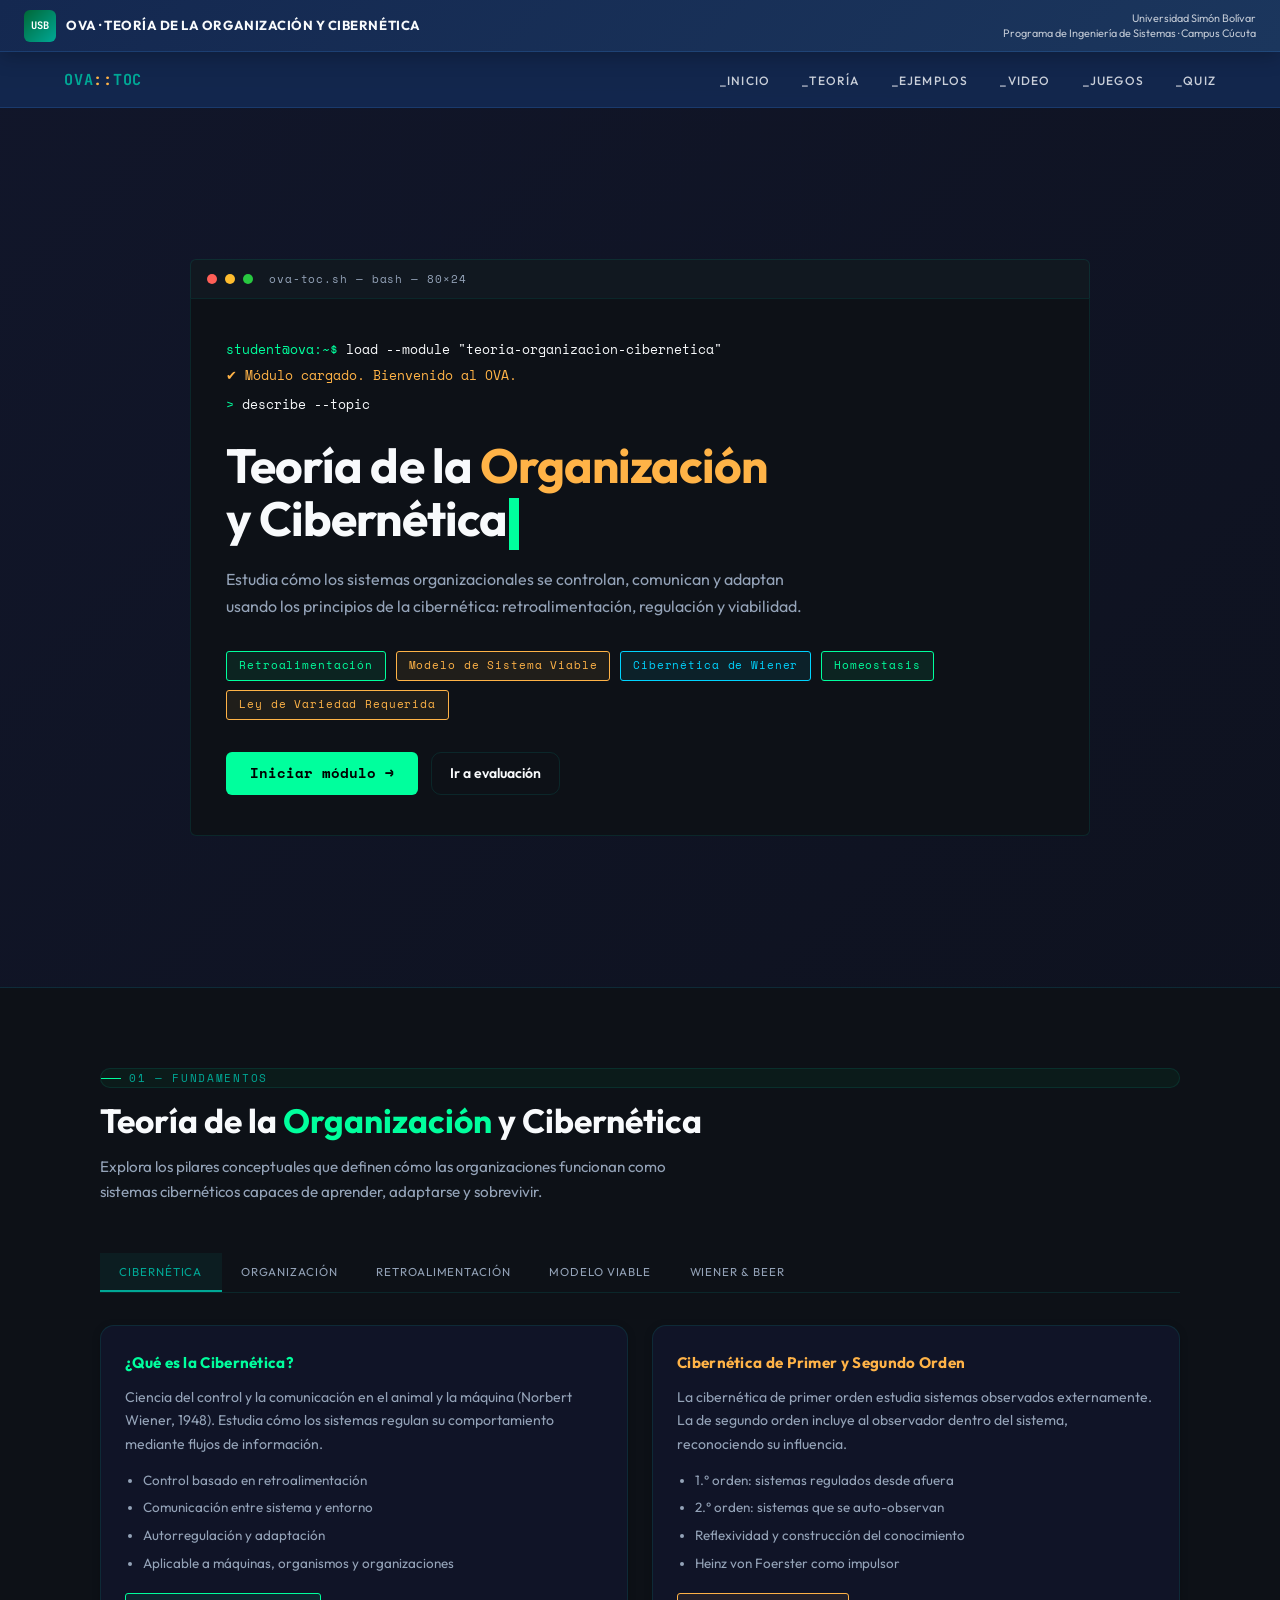
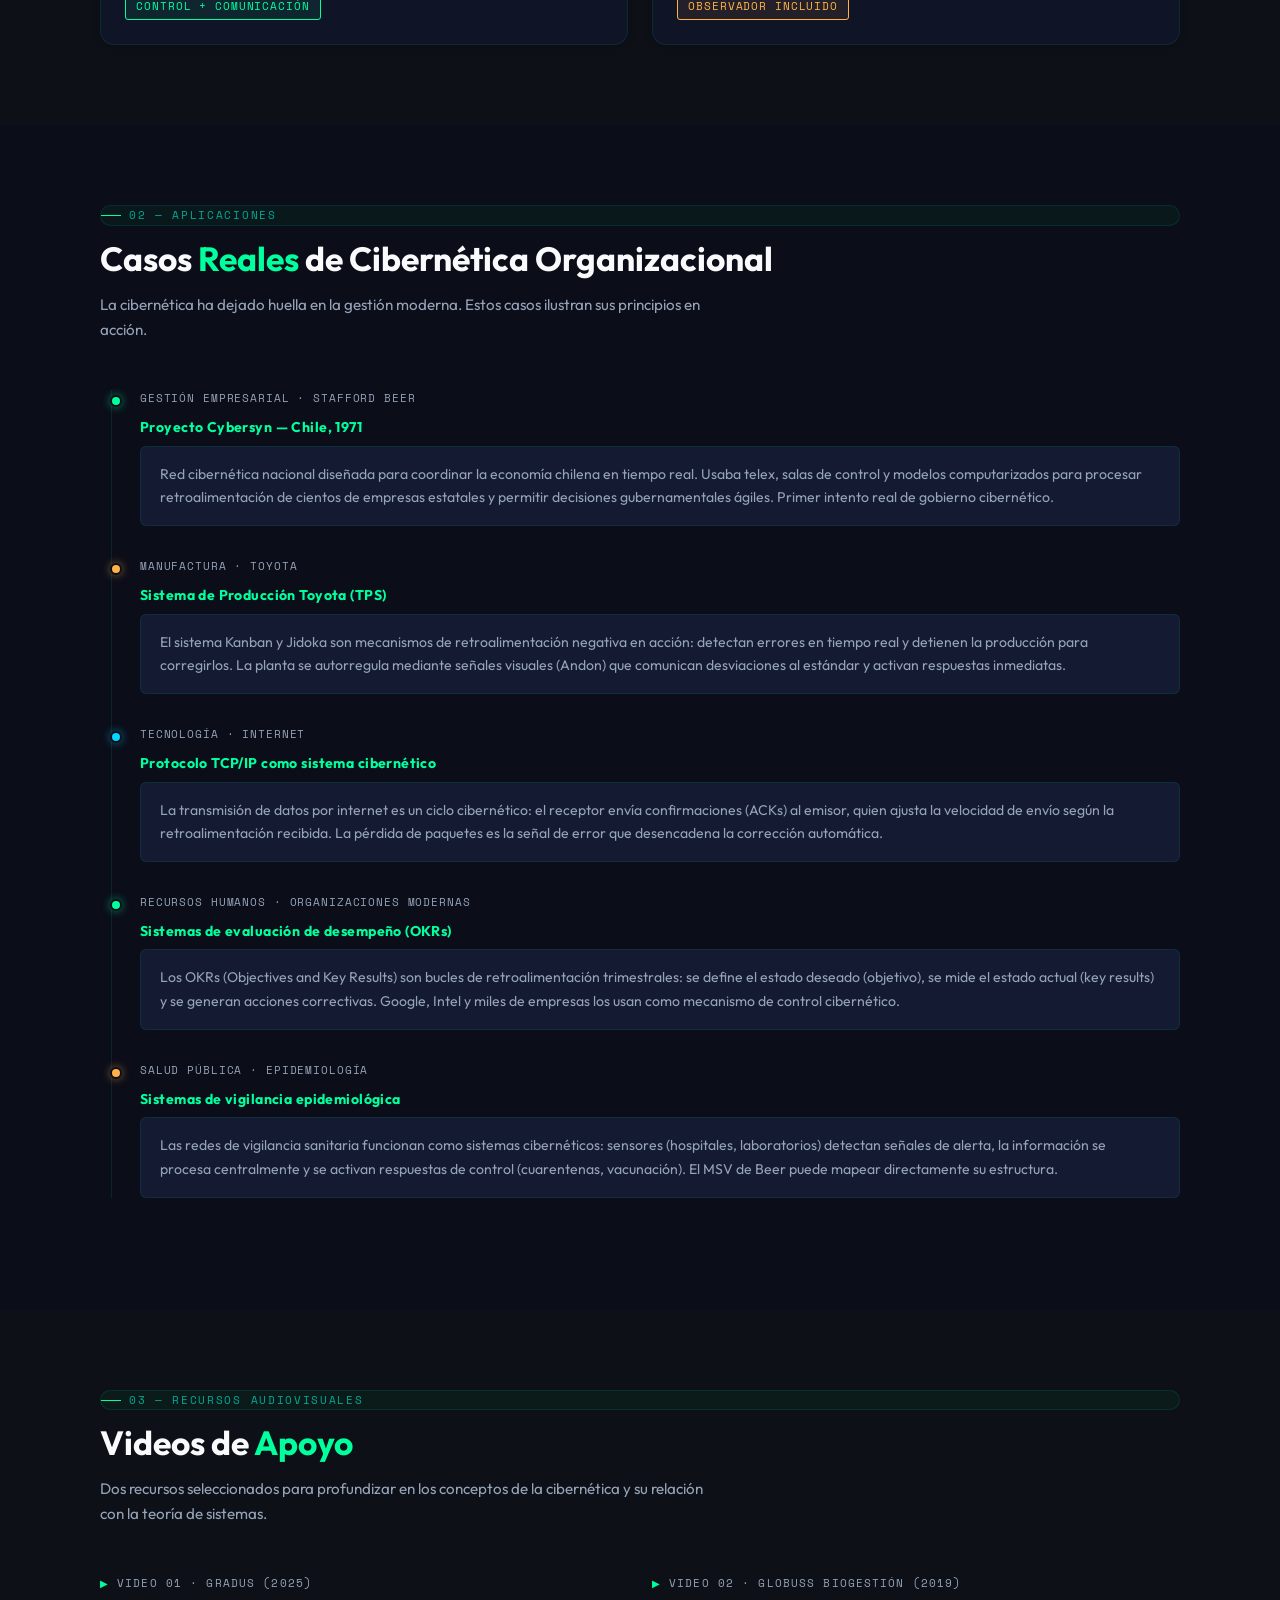
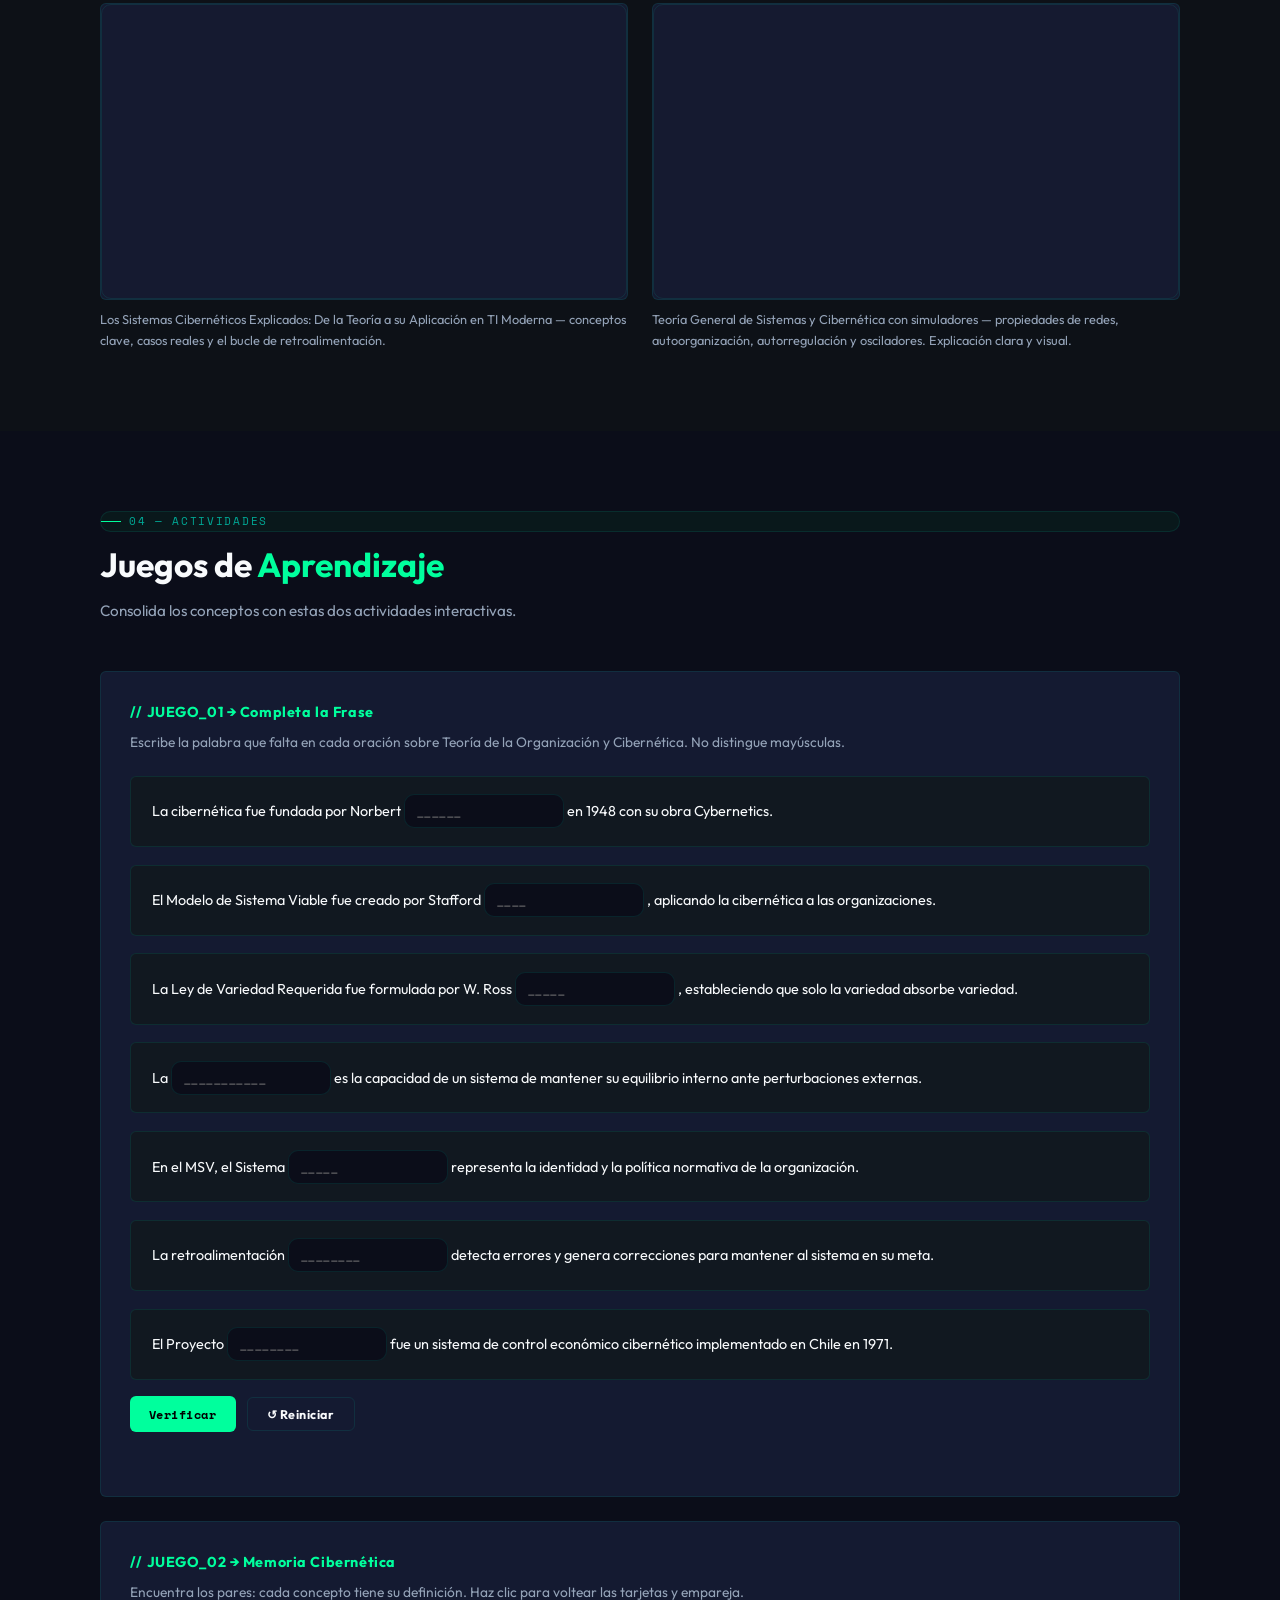
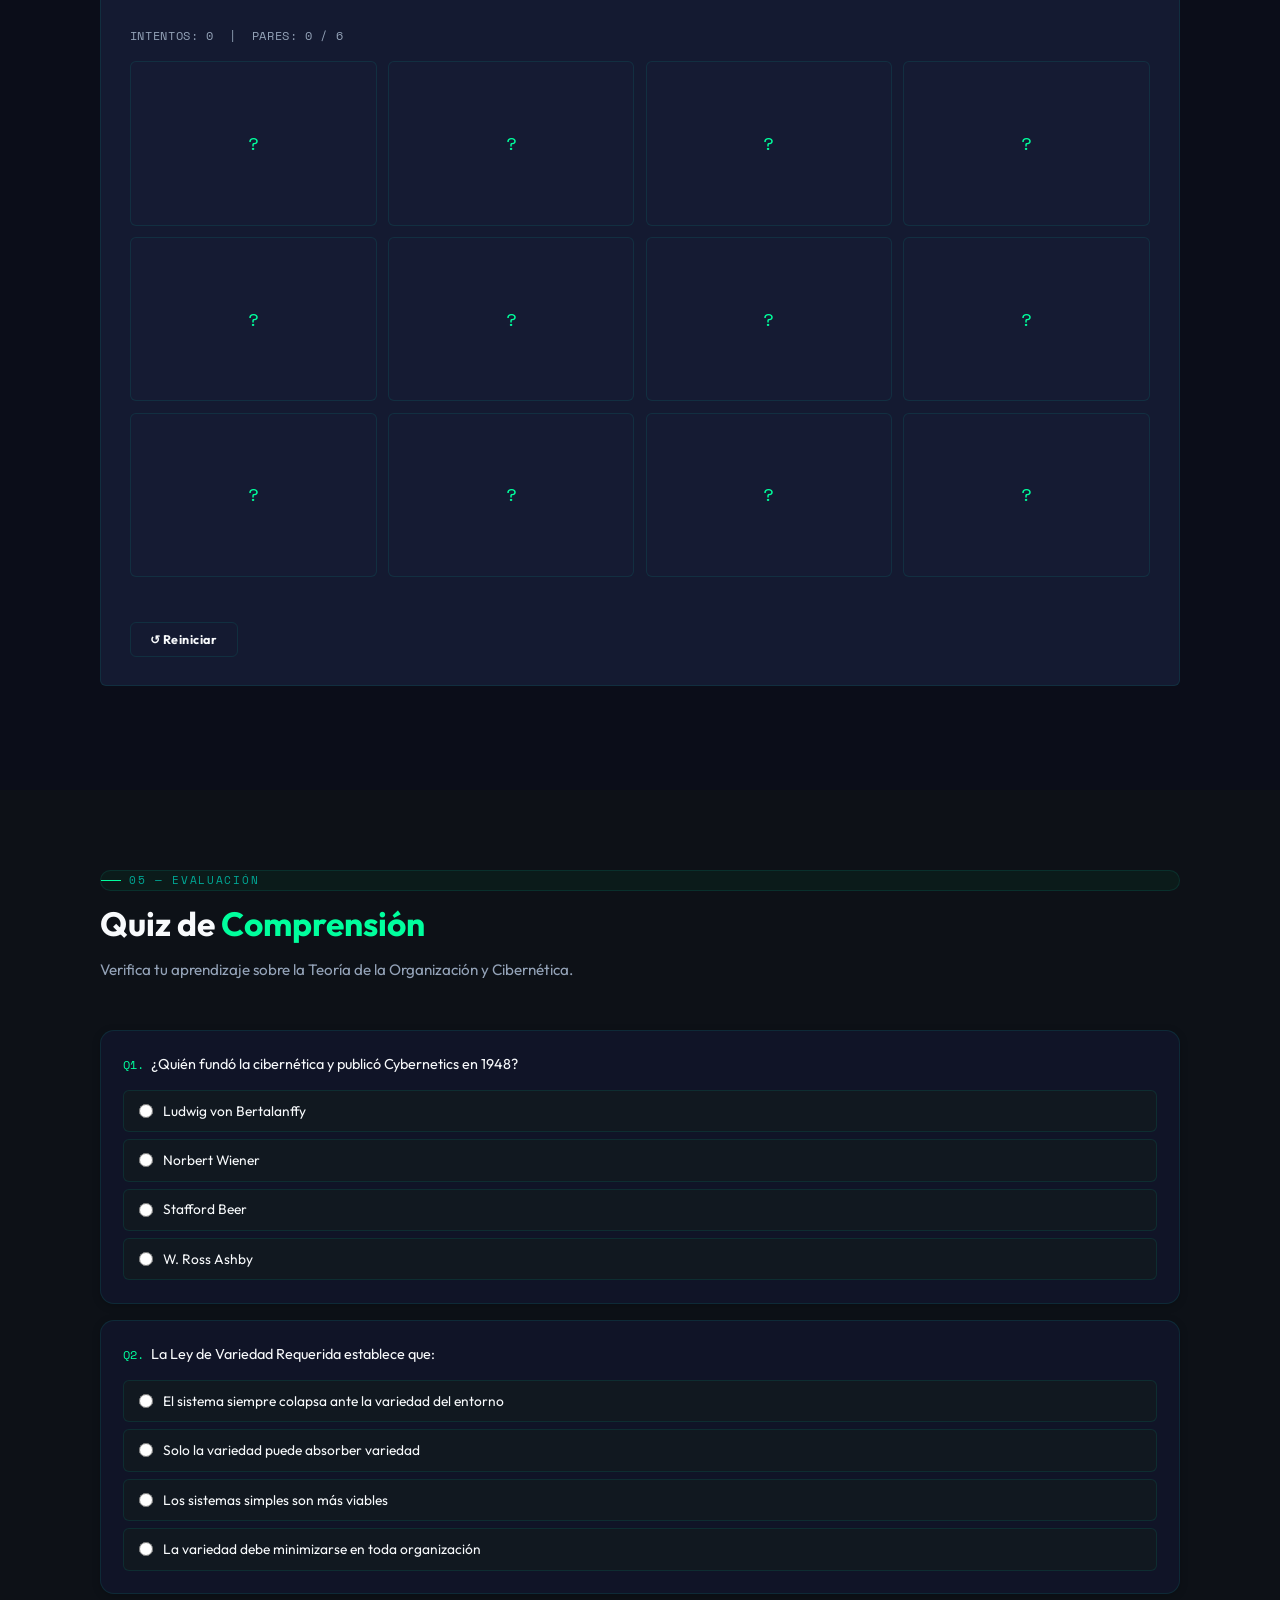
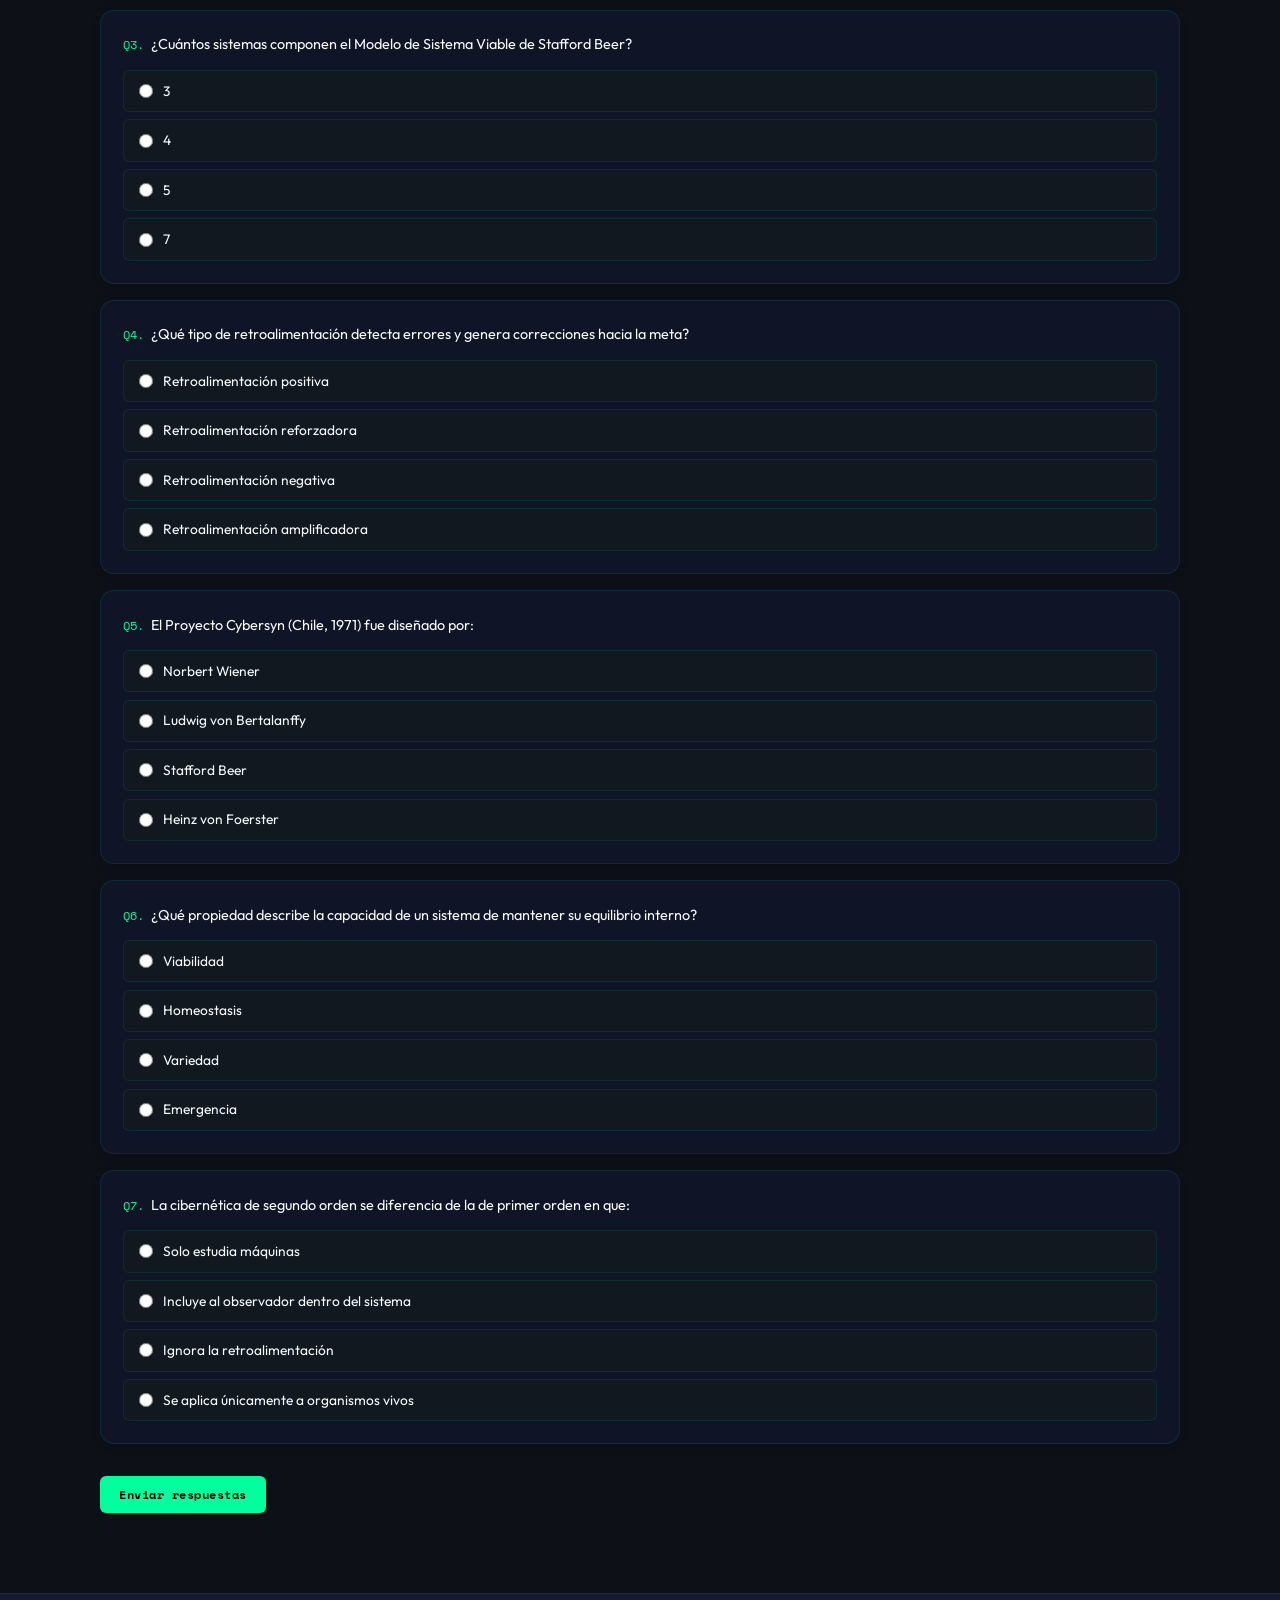
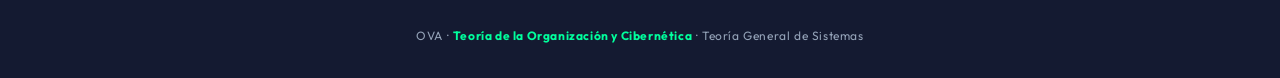
<file: OVAS/OVA-Juan_Angarita/ova-cibernetica-juan-angarita.html>
<!DOCTYPE html>
<html lang="es" class="tgs-ova-root">
<head>
<meta charset="UTF-8"/>
<meta name="viewport" content="width=device-width,initial-scale=1.0"/>
<title>OVA · Teoría de la Organización y Cibernética</title>
<link href="https://fonts.googleapis.com/css2?family=Space+Mono:ital,wght@0,400;0,700;1,400&family=DM+Sans:wght@300;400;500;600&display=swap" rel="stylesheet"/>
<style>
:root{
  --bg:#080c10;
  --s1:#0d1117;
  --s2:#111820;
  --card:#131c26;
  --border:#1e2d3d;
  --g:#00ff9d;      /* green terminal */
  --g2:#00cc7a;
  --g-dim:rgba(0,255,157,.08);
  --amber:#ffb347;
  --amber-dim:rgba(255,179,71,.08);
  --cyan:#00d4ff;
  --cyan-dim:rgba(0,212,255,.08);
  --red:#ff4757;
  --text:#c9d8e8;
  --muted:#4a6072;
  --head:'Space Mono',monospace;
  --body:'DM Sans',sans-serif;
  --r:6px;
}
*,*::before,*::after{box-sizing:border-box;margin:0;padding:0}
html{scroll-behavior:smooth}
body{background:var(--bg);color:var(--text);font-family:var(--body);line-height:1.65;overflow-x:hidden}

/* scanline overlay */
body::before{content:'';position:fixed;inset:0;z-index:0;pointer-events:none;
  background:repeating-linear-gradient(0deg,transparent,transparent 2px,rgba(0,0,0,.06) 2px,rgba(0,0,0,.06) 4px);
  animation:scan 8s linear infinite;opacity:.4}
@keyframes scan{0%{background-position:0 0}100%{background-position:0 100px}}

/* circuit bg */
body::after{content:'';position:fixed;inset:0;z-index:0;pointer-events:none;opacity:.03;
  background-image:
    linear-gradient(var(--g) 1px,transparent 1px),
    linear-gradient(90deg,var(--g) 1px,transparent 1px);
  background-size:40px 40px}

/* NAV */
nav{position:fixed;top:0;left:0;right:0;z-index:200;height:56px;display:flex;align-items:center;justify-content:space-between;padding:0 5vw;
  background:rgba(8,12,16,.95);backdrop-filter:blur(10px);
  border-bottom:1px solid var(--border)}
.brand{font-family:var(--head);font-size:.95rem;color:var(--g);letter-spacing:.05em}
.brand em{color:var(--amber);font-style:normal}
.nl{display:flex;gap:2rem;list-style:none}
.nl a{color:var(--muted);text-decoration:none;font-size:.75rem;font-weight:500;letter-spacing:.1em;text-transform:uppercase;transition:color .2s;font-family:var(--head)}
.nl a:hover{color:var(--g)}
.nt{display:none;background:none;border:none;color:var(--text);font-size:1.3rem;cursor:pointer}
@media(max-width:700px){
  .nl{display:none;flex-direction:column;position:absolute;top:56px;left:0;right:0;background:var(--s1);padding:1.2rem 5vw;gap:.9rem;border-bottom:1px solid var(--border)}
  .nl.open{display:flex}
  .nt{display:block}
}

/* HERO — completely different layout: full-bleed terminal window */
#hero{min-height:100vh;display:flex;flex-direction:column;justify-content:center;padding:80px 5vw 60px;position:relative;z-index:1}
.hero-terminal{max-width:900px;margin:0 auto;width:100%}
.term-bar{background:var(--s2);border:1px solid var(--border);border-bottom:none;border-radius:var(--r) var(--r) 0 0;padding:.6rem 1rem;display:flex;align-items:center;gap:.5rem}
.term-dot{width:10px;height:10px;border-radius:50%}
.td1{background:#ff5f57}.td2{background:#febc2e}.td3{background:#28c840}
.term-title{font-family:var(--head);font-size:.7rem;color:var(--muted);margin-left:.5rem;letter-spacing:.08em}
.term-body{background:var(--s1);border:1px solid var(--border);border-radius:0 0 var(--r) var(--r);padding:2.5rem 2.2rem}
.term-line{font-family:var(--head);font-size:.8rem;color:var(--muted);margin-bottom:.3rem}
.term-line .p{color:var(--g)}
.term-line .cmd{color:var(--text)}
.term-line .out{color:var(--amber)}
.hero-h1{font-family:var(--head);font-size:clamp(1.6rem,4.5vw,3rem);line-height:1.1;margin:1.5rem 0 1rem;color:var(--g);letter-spacing:-.01em}
.hero-h1 span{color:var(--amber)}
.hero-sub{color:var(--muted);font-size:1rem;max-width:580px;margin-bottom:2rem;font-family:var(--body)}
.hero-badges{display:flex;gap:.6rem;flex-wrap:wrap;margin-bottom:2rem}
.hbadge{font-family:var(--head);font-size:.68rem;letter-spacing:.08em;padding:.3rem .75rem;border-radius:3px;border:1px solid}
.hb1{border-color:var(--g);color:var(--g);background:var(--g-dim)}
.hb2{border-color:var(--amber);color:var(--amber);background:var(--amber-dim)}
.hb3{border-color:var(--cyan);color:var(--cyan);background:var(--cyan-dim)}
.hero-cta{display:flex;gap:.8rem;flex-wrap:wrap}
.btn-g{background:var(--g);color:#000;padding:.65rem 1.5rem;border-radius:var(--r);text-decoration:none;font-weight:700;font-size:.85rem;font-family:var(--head);transition:box-shadow .2s,transform .15s}
.btn-g:hover{box-shadow:0 0 20px rgba(0,255,157,.4);transform:translateY(-1px)}
.btn-ghost{border:1px solid var(--border);color:var(--text);padding:.65rem 1.5rem;border-radius:var(--r);text-decoration:none;font-family:var(--head);font-size:.85rem;transition:border-color .2s,color .2s}
.btn-ghost:hover{border-color:var(--g);color:var(--g)}
.cursor{display:inline-block;width:10px;height:1.1em;background:var(--g);margin-left:2px;animation:blink .8s step-end infinite;vertical-align:middle}
@keyframes blink{0%,100%{opacity:1}50%{opacity:0}}

/* SECTIONS */
section{padding:80px 5vw;position:relative;z-index:1}
.ctr{max-width:1080px;margin:0 auto}
.sh{margin-bottom:3rem}
.sh .tag{font-family:var(--head);font-size:.7rem;letter-spacing:.15em;text-transform:uppercase;color:var(--g);display:flex;align-items:center;gap:.5rem;margin-bottom:.8rem}
.sh .tag::before{content:'';display:inline-block;width:20px;height:1px;background:var(--g)}
.sh h2{font-family:var(--head);font-size:clamp(1.5rem,3vw,2.1rem);line-height:1.2;margin-bottom:.8rem;color:var(--text)}
.sh h2 em{font-style:normal;color:var(--g)}
.sh p{color:var(--muted);max-width:620px;font-size:.95rem}

/* TEORIA — horizontal scrolling tabs */
#teoria{background:var(--s1)}
.tabs{display:flex;gap:0;border-bottom:1px solid var(--border);margin-bottom:2rem;overflow-x:auto;scrollbar-width:none}
.tabs::-webkit-scrollbar{display:none}
.tab{font-family:var(--head);font-size:.72rem;letter-spacing:.08em;text-transform:uppercase;padding:.7rem 1.2rem;cursor:pointer;color:var(--muted);border-bottom:2px solid transparent;white-space:nowrap;background:none;border-top:none;border-left:none;border-right:none;transition:color .2s,border-color .2s}
.tab:hover{color:var(--g)}
.tab.active{color:var(--g);border-bottom-color:var(--g)}
.tab-panels .panel{display:none}
.tab-panels .panel.active{display:grid;grid-template-columns:1fr 1fr;gap:1.5rem;animation:fadeUp .35s ease}
@media(max-width:680px){.tab-panels .panel.active{grid-template-columns:1fr}}
@keyframes fadeUp{from{opacity:0;transform:translateY(12px)}to{opacity:1;transform:translateY(0)}}
.tcard{background:var(--card);border:1px solid var(--border);border-radius:var(--r);padding:1.5rem}
.tcard h3{font-family:var(--head);font-size:.95rem;color:var(--g);margin-bottom:.7rem;letter-spacing:.02em}
.tcard p{color:var(--muted);font-size:.88rem;margin-bottom:.8rem}
.tcard ul{color:var(--muted);font-size:.84rem;padding-left:1.1rem}
.tcard ul li{margin-bottom:.35rem}
.tcard .key{display:inline-block;margin-top:.8rem;font-family:var(--head);font-size:.68rem;letter-spacing:.08em;padding:.25rem .65rem;border-radius:3px;border:1px solid var(--g);color:var(--g);background:var(--g-dim)}
.tcard.amber h3{color:var(--amber)}
.tcard.amber .key{border-color:var(--amber);color:var(--amber);background:var(--amber-dim)}
.tcard.cyan h3{color:var(--cyan)}
.tcard.cyan .key{border-color:var(--cyan);color:var(--cyan);background:var(--cyan-dim)}

/* EJEMPLOS — timeline vertical */
#ejemplos{background:var(--bg)}
.timeline{position:relative;padding-left:2.5rem}
.timeline::before{content:'';position:absolute;left:.7rem;top:0;bottom:0;width:1px;background:var(--border)}
.tl-item{position:relative;margin-bottom:2rem}
.tl-dot{position:absolute;left:-1.85rem;top:.3rem;width:12px;height:12px;border-radius:50%;background:var(--g);box-shadow:0 0 8px rgba(0,255,157,.5);border:2px solid var(--bg)}
.tl-item h4{font-family:var(--head);font-size:.88rem;color:var(--g);margin-bottom:.4rem;letter-spacing:.03em}
.tl-item .tl-meta{font-family:var(--head);font-size:.68rem;color:var(--muted);letter-spacing:.08em;text-transform:uppercase;margin-bottom:.5rem}
.tl-item p{color:var(--muted);font-size:.88rem;background:var(--card);border:1px solid var(--border);border-radius:var(--r);padding:1rem 1.2rem}

/* VIDEO */
#video{background:var(--s1)}
.videos-grid{display:grid;grid-template-columns:1fr 1fr;gap:1.5rem}
@media(max-width:700px){.videos-grid{grid-template-columns:1fr}}
.video-item{}
.video-label{font-family:var(--head);font-size:.7rem;color:var(--muted);letter-spacing:.1em;text-transform:uppercase;margin-bottom:.6rem;display:flex;align-items:center;gap:.5rem}
.video-label::before{content:'▶';color:var(--g);font-size:.6rem}
.video-wrap{border-radius:var(--r);overflow:hidden;aspect-ratio:16/9;border:1px solid var(--border);background:var(--card)}
.video-wrap iframe{width:100%;height:100%;border:none;display:block}
.video-desc{font-size:.8rem;color:var(--muted);margin-top:.6rem}

/* JUEGOS */
#juegos{background:var(--bg)}
.game-box{background:var(--card);border:1px solid var(--border);border-radius:var(--r);padding:1.8rem;margin-bottom:1.5rem}
.game-box h3{font-family:var(--head);font-size:.9rem;color:var(--g);margin-bottom:.4rem;letter-spacing:.04em}
.game-box>p{color:var(--muted);font-size:.86rem;margin-bottom:1.4rem}

/* COMPLETA LA FRASE */
.fib-list{display:flex;flex-direction:column;gap:1.1rem}
.fib-item{background:var(--s2);border:1px solid var(--border);border-radius:var(--r);padding:1.1rem 1.3rem}
.fib-item p{font-size:.9rem;color:var(--text);line-height:1.8}
.fib-input{font-family:var(--head);font-size:.82rem;background:transparent;border:none;border-bottom:2px solid var(--amber);color:var(--amber);outline:none;width:160px;padding:.1rem .3rem;letter-spacing:.04em;transition:border-color .2s}
.fib-input:focus{border-color:var(--g)}
.fib-input.correct{border-color:var(--g);color:var(--g)}
.fib-input.wrong{border-color:var(--red);color:var(--red)}
.fib-hint{font-family:var(--head);font-size:.7rem;color:var(--muted);margin-top:.5rem;display:none}
.fib-hint.show{display:block}
.fib-score{font-family:var(--head);font-size:1.3rem;color:var(--g);margin-top:.8rem;min-height:1.4rem}

/* MEMORIA */
.mem-grid{display:grid;grid-template-columns:repeat(4,1fr);gap:.7rem}
@media(max-width:500px){.mem-grid{grid-template-columns:repeat(3,1fr)}}
.mem-card{aspect-ratio:3/2;perspective:600px;cursor:pointer}
.mem-inner{width:100%;height:100%;position:relative;transform-style:preserve-3d;transition:transform .4s ease}
.mem-card.flipped .mem-inner,.mem-card.matched .mem-inner{transform:rotateY(180deg)}
.mem-face{position:absolute;inset:0;border-radius:var(--r);backface-visibility:hidden;display:flex;align-items:center;justify-content:center;border:1px solid var(--border)}
.mem-back{background:var(--card);font-family:var(--head);font-size:1.1rem;color:var(--g)}
.mem-front{background:var(--s2);transform:rotateY(180deg);padding:.4rem;text-align:center}
.mem-front span{font-size:.72rem;color:var(--text);line-height:1.3;display:block;font-family:var(--body)}
.mem-card.matched .mem-face{border-color:var(--g)}
.mem-card.matched .mem-back{background:var(--g-dim)}
.mem-card.matched .mem-front{background:var(--g-dim)}
.mem-stats{font-family:var(--head);font-size:.78rem;color:var(--muted);margin-bottom:.9rem;letter-spacing:.05em}
.mem-win{font-family:var(--head);font-size:.9rem;color:var(--g);margin-top:.8rem;min-height:1.2rem}

/* Botones */
.gbtn{background:var(--g);color:#000;border:none;padding:.55rem 1.2rem;border-radius:var(--r);cursor:pointer;font-family:var(--head);font-size:.78rem;font-weight:700;margin-top:.8rem;margin-right:.5rem;letter-spacing:.04em;transition:box-shadow .2s,transform .15s}
.gbtn:hover{box-shadow:0 0 14px rgba(0,255,157,.35);transform:translateY(-1px)}
.gbtn.sec{background:transparent;color:var(--text);border:1px solid var(--border)}
.gbtn.sec:hover{border-color:var(--g);color:var(--g);box-shadow:none;transform:none}
.gres{margin-top:.8rem;font-family:var(--head);font-size:.8rem;min-height:1.2rem}
.ok{color:var(--g)}.bad{color:var(--red)}

/* QUIZ */
#quiz{background:var(--s1)}
.qq{background:var(--card);border:1px solid var(--border);border-radius:var(--r);padding:1.4rem;margin-bottom:1rem}
.qn{color:var(--g);font-family:var(--head);font-size:.78rem;margin-right:.4rem}
.qq p{font-size:.9rem}
.qopts{display:flex;flex-direction:column;gap:.45rem;margin-top:.8rem}
.qo{display:flex;align-items:center;gap:.65rem;background:var(--s2);border:1px solid var(--border);border-radius:var(--r);padding:.55rem .9rem;cursor:pointer;font-size:.86rem;transition:border-color .15s}
.qo:hover{border-color:var(--g)}
.qo input{accent-color:var(--g);width:14px;height:14px}
.qo.correct{border-color:var(--g);background:var(--g-dim);color:var(--g)}
.qo.wrong{border-color:var(--red);background:rgba(255,71,87,.08);color:var(--red)}
.quiz-actions{margin-top:1.2rem}
.qresult{background:var(--card);border:1px solid var(--border);border-radius:var(--r);padding:2.5rem;text-align:center;margin-top:1.2rem}
.qresult.hidden{display:none}
.qscore{font-family:var(--head);font-size:3rem;color:var(--g);letter-spacing:-.02em}
.qlbl{color:var(--muted);font-size:.8rem;font-family:var(--head);letter-spacing:.06em;margin-top:.3rem}
.qfb{font-size:.95rem;margin:1rem 0 1.5rem;color:var(--text)}

/* FOOTER */
footer{text-align:center;padding:2rem 5vw;border-top:1px solid var(--border);color:var(--muted);font-size:.75rem;font-family:var(--head);letter-spacing:.05em;position:relative;z-index:1}
footer strong{color:var(--g)}
</style>
  <!-- TGS-DS-USB -->
  <link rel="stylesheet" href="../../shared/tgs-ova-tokens.css">
  <link rel="stylesheet" href="../../shared/tgs-ova-components.css">
  <link rel="stylesheet" href="../../shared/tgs-ova-homologate.css">
  <script src="../../shared/tgs-ova-theme.js" defer></script>
</head>
<body>

<!-- NAV -->
<nav>
  <div class="brand">OVA<em>::</em>TOC</div>
  <button class="nt" id="nt">&#9776;</button>
  <ul class="nl" id="nl">
    <li><a href="#hero">_inicio</a></li>
    <li><a href="#teoria">_teoría</a></li>
    <li><a href="#ejemplos">_ejemplos</a></li>
    <li><a href="#video">_video</a></li>
    <li><a href="#juegos">_juegos</a></li>
    <li><a href="#quiz">_quiz</a></li>
  </ul>
</nav>

<!-- HERO -->
<section id="hero">
<div class="hero-terminal">
  <div class="term-bar">
    <div class="term-dot td1"></div>
    <div class="term-dot td2"></div>
    <div class="term-dot td3"></div>
    <span class="term-title">ova-toc.sh — bash — 80×24</span>
  </div>
  <div class="term-body">
    <div class="term-line"><span class="p">student@ova:~$</span> <span class="cmd">load --module "teoria-organizacion-cibernetica"</span></div>
    <div class="term-line"><span class="out">✔ Módulo cargado. Bienvenido al OVA.</span></div>
    <div class="term-line" style="margin-top:.5rem"><span class="p">></span> <span class="cmd">describe --topic</span></div>
    <h1 class="hero-h1">Teoría de la <span>Organización</span><br/>y Cibernética<span class="cursor"></span></h1>
    <p class="hero-sub">Estudia cómo los sistemas organizacionales se controlan, comunican y adaptan usando los principios de la cibernética: retroalimentación, regulación y viabilidad.</p>
    <div class="hero-badges">
      <span class="hbadge hb1">Retroalimentación</span>
      <span class="hbadge hb2">Modelo de Sistema Viable</span>
      <span class="hbadge hb3">Cibernética de Wiener</span>
      <span class="hbadge hb1">Homeostasis</span>
      <span class="hbadge hb2">Ley de Variedad Requerida</span>
    </div>
    <div class="hero-cta">
      <a href="#teoria" class="btn-g">Iniciar módulo →</a>
      <a href="#quiz" class="btn-ghost">Ir a evaluación</a>
    </div>
  </div>
</div>
</section>

<!-- TEORIA -->
<section id="teoria">
<div class="ctr">
  <div class="sh">
    <div class="tag">01 — Fundamentos</div>
    <h2>Teoría de la <em>Organización</em> y Cibernética</h2>
    <p>Explora los pilares conceptuales que definen cómo las organizaciones funcionan como sistemas cibernéticos capaces de aprender, adaptarse y sobrevivir.</p>
  </div>
  <div class="tabs" role="tablist">
    <button class="tab active" data-tab="0">Cibernética</button>
    <button class="tab" data-tab="1">Organización</button>
    <button class="tab" data-tab="2">Retroalimentación</button>
    <button class="tab" data-tab="3">Modelo Viable</button>
    <button class="tab" data-tab="4">Wiener &amp; Beer</button>
  </div>
  <div class="tab-panels">

    <!-- Panel 0 -->
    <div class="panel active">
      <div class="tcard">
        <h3>¿Qué es la Cibernética?</h3>
        <p>Ciencia del control y la comunicación en el animal y la máquina (Norbert Wiener, 1948). Estudia cómo los sistemas regulan su comportamiento mediante flujos de información.</p>
        <ul>
          <li>Control basado en retroalimentación</li>
          <li>Comunicación entre sistema y entorno</li>
          <li>Autorregulación y adaptación</li>
          <li>Aplicable a máquinas, organismos y organizaciones</li>
        </ul>
        <span class="key">CONTROL + COMUNICACIÓN</span>
      </div>
      <div class="tcard amber">
        <h3>Cibernética de Primer y Segundo Orden</h3>
        <p>La cibernética de primer orden estudia sistemas observados externamente. La de segundo orden incluye al observador dentro del sistema, reconociendo su influencia.</p>
        <ul>
          <li>1.° orden: sistemas regulados desde afuera</li>
          <li>2.° orden: sistemas que se auto-observan</li>
          <li>Reflexividad y construcción del conocimiento</li>
          <li>Heinz von Foerster como impulsor</li>
        </ul>
        <span class="key">OBSERVADOR INCLUIDO</span>
      </div>
    </div>

    <!-- Panel 1 -->
    <div class="panel">
      <div class="tcard cyan">
        <h3>Organización como Sistema</h3>
        <p>La Teoría de la Organización concibe a las empresas e instituciones como sistemas abiertos que intercambian información, energía y materia con su entorno.</p>
        <ul>
          <li>Subsistemas interdependientes</li>
          <li>Interacción continua con el entorno</li>
          <li>Propiedades emergentes no planeadas</li>
          <li>Totalidad mayor que la suma de sus partes</li>
        </ul>
        <span class="key">SISTEMA ABIERTO</span>
      </div>
      <div class="tcard">
        <h3>Estructura y Función Organizacional</h3>
        <p>Toda organización necesita mecanismos de coordinación, control y comunicación para mantener su cohesión interna frente a la variedad del entorno.</p>
        <ul>
          <li>Jerarquía y autonomía de subsistemas</li>
          <li>Canales formales e informales de comunicación</li>
          <li>Cultura organizacional como regulador</li>
          <li>Toma de decisiones distribuida</li>
        </ul>
        <span class="key">ESTRUCTURA → VIABILIDAD</span>
      </div>
    </div>

    <!-- Panel 2 -->
    <div class="panel">
      <div class="tcard">
        <h3>Retroalimentación Negativa</h3>
        <p>Mecanismo corrector que reduce la desviación entre el estado actual y el estado deseado. Fundamental para la estabilidad y el control organizacional.</p>
        <ul>
          <li>Detecta error → genera corrección</li>
          <li>Mantiene el sistema en su meta</li>
          <li>Ejemplo: control presupuestal, KPIs</li>
          <li>Base del comportamiento de equilibrio</li>
        </ul>
        <span class="key">ERROR → CORRECCIÓN → META</span>
      </div>
      <div class="tcard amber">
        <h3>Retroalimentación Positiva</h3>
        <p>Mecanismo amplificador que refuerza los cambios en la dirección en que se producen. Impulsa el crecimiento pero puede desestabilizar si no se regula.</p>
        <ul>
          <li>Amplifica el estado del sistema</li>
          <li>Impulsa crecimiento e innovación</li>
          <li>Ejemplo: efecto red, aprendizaje organizacional</li>
          <li>Requiere balance con retroalimentación negativa</li>
        </ul>
        <span class="key">CAMBIO → AMPLIFICACIÓN</span>
      </div>
    </div>

    <!-- Panel 3 -->
    <div class="panel">
      <div class="tcard cyan">
        <h3>Modelo de Sistema Viable (MSV)</h3>
        <p>Desarrollado por Stafford Beer, describe las condiciones estructurales necesarias para que una organización sea viable y pueda sobrevivir en entornos cambiantes.</p>
        <ul>
          <li>Sistema 1: operaciones productivas</li>
          <li>Sistema 2: coordinación anti-oscilación</li>
          <li>Sistema 3: control interno y auditoría</li>
          <li>Sistema 4: inteligencia y adaptación</li>
          <li>Sistema 5: identidad y política normativa</li>
        </ul>
        <span class="key">VIABILIDAD ORGANIZACIONAL</span>
      </div>
      <div class="tcard">
        <h3>Ley de Variedad Requerida (Ashby)</h3>
        <p>Solo la variedad puede absorber variedad. El controlador de un sistema debe tener al menos tanta variedad como el sistema que controla para regularlo eficazmente.</p>
        <ul>
          <li>Principio de Requisite Variety (W.R. Ashby)</li>
          <li>El entorno impone variedad al sistema</li>
          <li>El gestor debe ampliar su repertorio de respuestas</li>
          <li>Clave para diseño de estructuras adaptativas</li>
        </ul>
        <span class="key">VARIEDAD ↔ CONTROL</span>
      </div>
    </div>

    <!-- Panel 4 -->
    <div class="panel">
      <div class="tcard amber">
        <h3>Norbert Wiener (1894–1964)</h3>
        <p>Matemático del MIT, fundador de la cibernética. Su obra <em>Cybernetics</em> (1948) estableció los conceptos de retroalimentación, información y control como base de una nueva ciencia interdisciplinar.</p>
        <ul>
          <li>Retroalimentación como principio universal</li>
          <li>Unificó biología, ingeniería y ciencias sociales</li>
          <li>Anticipó la inteligencia artificial</li>
          <li>Énfasis en las implicaciones sociales de la tecnología</li>
        </ul>
        <span class="key">PADRE DE LA CIBERNÉTICA</span>
      </div>
      <div class="tcard">
        <h3>Stafford Beer (1926–2002)</h3>
        <p>Científico de gestión británico, creador del Modelo de Sistema Viable. Aplicó la cibernética a la organización empresarial y gubernamental, incluyendo el proyecto Cybersyn en Chile (1971).</p>
        <ul>
          <li>Fundador de la Cibernética de Gestión</li>
          <li>Diseñó el MSV para organizaciones complejas</li>
          <li>Proyecto Cybersyn: gobierno cibernético real</li>
          <li>Brain of the Firm (1972) obra clave</li>
        </ul>
        <span class="key">CIBERNÉTICA ORGANIZACIONAL</span>
      </div>
    </div>

  </div><!-- tab-panels -->
</div>
</section>

<!-- EJEMPLOS -->
<section id="ejemplos">
<div class="ctr">
  <div class="sh">
    <div class="tag">02 — Aplicaciones</div>
    <h2>Casos <em>Reales</em> de Cibernética Organizacional</h2>
    <p>La cibernética ha dejado huella en la gestión moderna. Estos casos ilustran sus principios en acción.</p>
  </div>
  <div class="timeline">
    <div class="tl-item">
      <div class="tl-dot"></div>
      <div class="tl-meta">Gestión Empresarial · Stafford Beer</div>
      <h4>Proyecto Cybersyn — Chile, 1971</h4>
      <p>Red cibernética nacional diseñada para coordinar la economía chilena en tiempo real. Usaba telex, salas de control y modelos computarizados para procesar retroalimentación de cientos de empresas estatales y permitir decisiones gubernamentales ágiles. Primer intento real de gobierno cibernético.</p>
    </div>
    <div class="tl-item">
      <div class="tl-dot" style="background:var(--amber);box-shadow:0 0 8px rgba(255,179,71,.5)"></div>
      <div class="tl-meta">Manufactura · Toyota</div>
      <h4>Sistema de Producción Toyota (TPS)</h4>
      <p>El sistema Kanban y Jidoka son mecanismos de retroalimentación negativa en acción: detectan errores en tiempo real y detienen la producción para corregirlos. La planta se autorregula mediante señales visuales (Andon) que comunican desviaciones al estándar y activan respuestas inmediatas.</p>
    </div>
    <div class="tl-item">
      <div class="tl-dot" style="background:var(--cyan);box-shadow:0 0 8px rgba(0,212,255,.5)"></div>
      <div class="tl-meta">Tecnología · Internet</div>
      <h4>Protocolo TCP/IP como sistema cibernético</h4>
      <p>La transmisión de datos por internet es un ciclo cibernético: el receptor envía confirmaciones (ACKs) al emisor, quien ajusta la velocidad de envío según la retroalimentación recibida. La pérdida de paquetes es la señal de error que desencadena la corrección automática.</p>
    </div>
    <div class="tl-item">
      <div class="tl-dot"></div>
      <div class="tl-meta">Recursos Humanos · Organizaciones modernas</div>
      <h4>Sistemas de evaluación de desempeño (OKRs)</h4>
      <p>Los OKRs (Objectives and Key Results) son bucles de retroalimentación trimestrales: se define el estado deseado (objetivo), se mide el estado actual (key results) y se generan acciones correctivas. Google, Intel y miles de empresas los usan como mecanismo de control cibernético.</p>
    </div>
    <div class="tl-item">
      <div class="tl-dot" style="background:var(--amber);box-shadow:0 0 8px rgba(255,179,71,.5)"></div>
      <div class="tl-meta">Salud Pública · Epidemiología</div>
      <h4>Sistemas de vigilancia epidemiológica</h4>
      <p>Las redes de vigilancia sanitaria funcionan como sistemas cibernéticos: sensores (hospitales, laboratorios) detectan señales de alerta, la información se procesa centralmente y se activan respuestas de control (cuarentenas, vacunación). El MSV de Beer puede mapear directamente su estructura.</p>
    </div>
  </div>
</div>
</section>

<!-- VIDEO -->
<section id="video">
<div class="ctr">
  <div class="sh">
    <div class="tag">03 — Recursos Audiovisuales</div>
    <h2>Videos de <em>Apoyo</em></h2>
    <p>Dos recursos seleccionados para profundizar en los conceptos de la cibernética y su relación con la teoría de sistemas.</p>
  </div>
  <div class="videos-grid">
    <div class="video-item">
      <div class="video-label">Video 01 · Gradus (2025)</div>
      <div class="video-wrap">
        <iframe src="https://www.youtube.com/embed/Heyc9LibN1s"
          title="Los Sistemas Cibernéticos Explicados"
          allow="accelerometer; autoplay; clipboard-write; encrypted-media; gyroscope; picture-in-picture"
          allowfullscreen></iframe>
      </div>
      <p class="video-desc">Los Sistemas Cibernéticos Explicados: De la Teoría a su Aplicación en TI Moderna — conceptos clave, casos reales y el bucle de retroalimentación.</p>
    </div>
    <div class="video-item">
      <div class="video-label">Video 02 · Globuss Biogestión (2019)</div>
      <div class="video-wrap">
        <iframe src="https://www.youtube.com/embed/JGNA4nYzREA"
          title="Teoría general de sistemas y cibernética"
          allow="accelerometer; autoplay; clipboard-write; encrypted-media; gyroscope; picture-in-picture"
          allowfullscreen></iframe>
      </div>
      <p class="video-desc">Teoría General de Sistemas y Cibernética con simuladores — propiedades de redes, autoorganización, autorregulación y osciladores. Explicación clara y visual.</p>
    </div>
  </div>
</div>
</section>

<!-- JUEGOS -->
<section id="juegos">
<div class="ctr">
  <div class="sh">
    <div class="tag">04 — Actividades</div>
    <h2>Juegos de <em>Aprendizaje</em></h2>
    <p>Consolida los conceptos con estas dos actividades interactivas.</p>
  </div>

  <!-- COMPLETA LA FRASE -->
  <div class="game-box">
    <h3>// JUEGO_01 → Completa la Frase</h3>
    <p>Escribe la palabra que falta en cada oración sobre Teoría de la Organización y Cibernética. No distingue mayúsculas.</p>
    <div class="fib-list" id="fibList"></div>
    <button class="gbtn" id="checkFib" style="margin-top:1rem">Verificar</button>
    <button class="gbtn sec" id="resetFib">↺ Reiniciar</button>
    <div class="fib-score" id="fibScore"></div>
  </div>

  <!-- MEMORIA -->
  <div class="game-box">
    <h3>// JUEGO_02 → Memoria Cibernética</h3>
    <p>Encuentra los pares: cada concepto tiene su definición. Haz clic para voltear las tarjetas y empareja.</p>
    <div class="mem-stats" id="memStats">INTENTOS: 0 &nbsp;|&nbsp; PARES: 0 / 6</div>
    <div class="mem-grid" id="memGrid"></div>
    <div class="mem-win" id="memWin"></div>
    <button class="gbtn sec" id="resetMem" style="margin-top:.8rem">↺ Reiniciar</button>
  </div>
</div>
</section>

<!-- QUIZ -->
<section id="quiz">
<div class="ctr">
  <div class="sh">
    <div class="tag">05 — Evaluación</div>
    <h2>Quiz de <em>Comprensión</em></h2>
    <p>Verifica tu aprendizaje sobre la Teoría de la Organización y Cibernética.</p>
  </div>
  <div id="quizForm"></div>
  <div class="quiz-actions">
    <button class="gbtn" id="submitQuiz">Enviar respuestas</button>
  </div>
  <div id="quizResult" class="qresult hidden"></div>
</div>
</section>

<footer>
  <p>OVA · <strong>Teoría de la Organización y Cibernética</strong> · Teoría General de Sistemas</p>
</footer>

<script>
/* NAV */
const nt=document.getElementById('nt'),nl=document.getElementById('nl');
nt.addEventListener('click',()=>nl.classList.toggle('open'));
nl.querySelectorAll('a').forEach(a=>a.addEventListener('click',()=>nl.classList.remove('open')));
const secs=document.querySelectorAll('section[id]');
window.addEventListener('scroll',()=>{
  let c='';secs.forEach(s=>{if(window.scrollY>=s.offsetTop-130)c=s.id;});
  nl.querySelectorAll('a').forEach(a=>{a.style.color=a.getAttribute('href')==='#'+c?'var(--g)':'';});
},{passive:true});

/* TABS */
document.querySelectorAll('.tab').forEach(tab=>{
  tab.addEventListener('click',()=>{
    document.querySelectorAll('.tab').forEach(t=>t.classList.remove('active'));
    document.querySelectorAll('.panel').forEach(p=>p.classList.remove('active'));
    tab.classList.add('active');
    document.querySelectorAll('.panel')[parseInt(tab.dataset.tab)].classList.add('active');
  });
});

/* ===== JUEGO 1: COMPLETA LA FRASE ===== */
const fibData=[
  {before:'La cibernética fue fundada por Norbert', blank:'WIENER', after:'en 1948 con su obra Cybernetics.', hint:'Matemático del MIT, apellido de 6 letras.'},
  {before:'El Modelo de Sistema Viable fue creado por Stafford', blank:'BEER', after:', aplicando la cibernética a las organizaciones.', hint:'Bebida también, apellido de 4 letras.'},
  {before:'La Ley de Variedad Requerida fue formulada por W. Ross', blank:'ASHBY', after:', estableciendo que solo la variedad absorbe variedad.', hint:'Apellido de 5 letras.'},
  {before:'La', blank:'HOMEOSTASIS', after:'es la capacidad de un sistema de mantener su equilibrio interno ante perturbaciones externas.', hint:'10 letras, mecanismo biológico de autorregulación.'},
  {before:'En el MSV, el Sistema', blank:'CINCO', after:'representa la identidad y la política normativa de la organización.', hint:'Número en español, máxima autoridad del MSV.'},
  {before:'La retroalimentación', blank:'NEGATIVA', after:'detecta errores y genera correcciones para mantener al sistema en su meta.', hint:'Opuesto a positiva, 8 letras.'},
  {before:'El Proyecto', blank:'CYBERSYN', after:'fue un sistema de control económico cibernético implementado en Chile en 1971.', hint:'Nombre en inglés del proyecto chileno, 8 letras.'},
];

function buildFib(){
  document.getElementById('fibScore').textContent='';
  const list=document.getElementById('fibList'); list.innerHTML='';
  fibData.forEach((item,i)=>{
    const div=document.createElement('div'); div.className='fib-item';
    div.innerHTML=`<p>${item.before} <input class="fib-input" id="fib${i}" maxlength="${item.blank.length+3}" placeholder="${'_'.repeat(item.blank.length)}" autocomplete="off" spellcheck="false"/> ${item.after}</p>
    <div class="fib-hint" id="fibh${i}">💡 Pista: ${item.hint} | Respuesta: <strong>${item.blank}</strong></div>`;
    list.appendChild(div);
    div.querySelector('input').addEventListener('keydown',e=>{if(e.key==='Enter')document.getElementById('checkFib').click();});
  });
}
buildFib();

document.getElementById('checkFib').addEventListener('click',()=>{
  let score=0;
  fibData.forEach((item,i)=>{
    const inp=document.getElementById('fib'+i);
    const val=inp.value.trim().toUpperCase().normalize('NFD').replace(/[\u0300-\u036f]/g,'');
    const ans=item.blank.normalize('NFD').replace(/[\u0300-\u036f]/g,'');
    inp.classList.remove('correct','wrong');
    const ok=val===ans;
    inp.classList.add(ok?'correct':'wrong');
    const hint=document.getElementById('fibh'+i);
    if(!ok)hint.classList.add('show');
    if(ok)score++;
    inp.disabled=true;
  });
  const sc=document.getElementById('fibScore');
  sc.textContent='RESULTADO: '+score+'/'+fibData.length+(score===fibData.length?' ✔ PERFECTO':score>=4?' — BIEN':'— REPASA');
  sc.style.color=score===fibData.length?'var(--g)':score>=4?'var(--amber)':'var(--red)';
});
document.getElementById('resetFib').addEventListener('click',buildFib);

/* ===== JUEGO 2: MEMORIA ===== */
const memPairs=[
  {id:1, term:'CIBERNÉTICA',   def:'Ciencia del control y comunicación en sistemas (Wiener, 1948)'},
  {id:2, term:'MSV',           def:'Modelo de 5 subsistemas para la viabilidad organizacional de Beer'},
  {id:3, term:'HOMEOSTASIS',   def:'Capacidad de mantener el equilibrio interno ante perturbaciones'},
  {id:4, term:'LEY DE ASHBY',  def:'Solo la variedad puede absorber variedad en un sistema'},
  {id:5, term:'RETROALIMENTACIÓN NEG.', def:'Mecanismo corrector que reduce desviaciones hacia la meta'},
  {id:6, term:'CYBERSYN',      def:'Proyecto cibernético de gestión económica en Chile, 1971'},
];
let memFlipped=[],memMatched=new Set(),memAttempts=0,memLock=false;

function buildMem(){
  memFlipped=[];memMatched=new Set();memAttempts=0;memLock=false;
  document.getElementById('memWin').textContent='';
  updateMemStats();
  const cards=[];
  memPairs.forEach(p=>{
    cards.push({id:p.id,type:'term',text:p.term});
    cards.push({id:p.id,type:'def', text:p.def});
  });
  cards.sort(()=>Math.random()-.5);
  const grid=document.getElementById('memGrid'); grid.innerHTML='';
  cards.forEach((card,idx)=>{
    const div=document.createElement('div'); div.className='mem-card'; div.dataset.idx=idx; div.dataset.id=card.id; div.dataset.type=card.type;
    div.innerHTML=`<div class="mem-inner"><div class="mem-face mem-back">?</div><div class="mem-face mem-front"><span>${card.text}</span></div></div>`;
    div.addEventListener('click',()=>onMemClick(div));
    grid.appendChild(div);
  });
}

function updateMemStats(){
  document.getElementById('memStats').textContent='INTENTOS: '+memAttempts+' \u00a0|\u00a0 PARES: '+memMatched.size+' / '+memPairs.length;
}

function onMemClick(card){
  if(memLock||card.classList.contains('flipped')||card.classList.contains('matched'))return;
  card.classList.add('flipped');
  memFlipped.push(card);
  if(memFlipped.length===2){
    memAttempts++;
    memLock=true;
    const[a,b]=memFlipped;
    if(a.dataset.id===b.dataset.id&&a.dataset.type!==b.dataset.type){
      a.classList.add('matched'); b.classList.add('matched');
      memMatched.add(a.dataset.id);
      memFlipped=[];memLock=false;
      updateMemStats();
      if(memMatched.size===memPairs.length){
        document.getElementById('memWin').textContent='✔ ¡COMPLETADO! Encontraste todos los pares en '+memAttempts+' intentos.';
        document.getElementById('memWin').style.color='var(--g)';
      }
    } else {
      setTimeout(()=>{
        a.classList.remove('flipped'); b.classList.remove('flipped');
        memFlipped=[];memLock=false;
        updateMemStats();
      },1100);
    }
  }
}
buildMem();
document.getElementById('resetMem').addEventListener('click',buildMem);

/* QUIZ */
const qdata=[
  {q:'¿Quién fundó la cibernética y publicó Cybernetics en 1948?',
   opts:['Ludwig von Bertalanffy','Norbert Wiener','Stafford Beer','W. Ross Ashby'],c:1},
  {q:'La Ley de Variedad Requerida establece que:',
   opts:['El sistema siempre colapsa ante la variedad del entorno','Solo la variedad puede absorber variedad','Los sistemas simples son más viables','La variedad debe minimizarse en toda organización'],c:1},
  {q:'¿Cuántos sistemas componen el Modelo de Sistema Viable de Stafford Beer?',
   opts:['3','4','5','7'],c:2},
  {q:'¿Qué tipo de retroalimentación detecta errores y genera correcciones hacia la meta?',
   opts:['Retroalimentación positiva','Retroalimentación reforzadora','Retroalimentación negativa','Retroalimentación amplificadora'],c:2},
  {q:'El Proyecto Cybersyn (Chile, 1971) fue diseñado por:',
   opts:['Norbert Wiener','Ludwig von Bertalanffy','Stafford Beer','Heinz von Foerster'],c:2},
  {q:'¿Qué propiedad describe la capacidad de un sistema de mantener su equilibrio interno?',
   opts:['Viabilidad','Homeostasis','Variedad','Emergencia'],c:1},
  {q:'La cibernética de segundo orden se diferencia de la de primer orden en que:',
   opts:['Solo estudia máquinas','Incluye al observador dentro del sistema','Ignora la retroalimentación','Se aplica únicamente a organismos vivos'],c:1},
];
function buildQuiz(){
  const f=document.getElementById('quizForm');f.innerHTML='';
  document.getElementById('quizResult').classList.add('hidden');
  document.getElementById('submitQuiz').disabled=false;
  qdata.forEach((item,qi)=>{
    const div=document.createElement('div');div.className='qq';div.dataset.qi=qi;
    const p=document.createElement('p');p.innerHTML='<span class="qn">Q'+(qi+1)+'.</span>'+item.q;
    div.appendChild(p);
    const opts=document.createElement('div');opts.className='qopts';
    item.opts.forEach((opt,oi)=>{
      const lbl=document.createElement('label');lbl.className='qo';
      lbl.innerHTML='<input type="radio" name="q'+qi+'" value="'+oi+'"/> '+opt;
      opts.appendChild(lbl);
    });
    div.appendChild(opts);f.appendChild(div);
  });
}
buildQuiz();
document.getElementById('submitQuiz').addEventListener('click',()=>{
  let score=0,all=true;
  qdata.forEach((item,qi)=>{
    const sel=document.querySelector('input[name="q'+qi+'"]:checked');
    const qDiv=document.querySelector('.qq[data-qi="'+qi+'"]');
    if(!sel){all=false;return;}
    const ans=parseInt(sel.value);
    qDiv.querySelectorAll('.qo').forEach((o,oi)=>{
      if(oi===item.c)o.classList.add('correct');
      else if(oi===ans&&ans!==item.c)o.classList.add('wrong');
    });
    if(ans===item.c)score++;
    qDiv.querySelectorAll('input').forEach(i=>i.disabled=true);
  });
  if(!all){alert('Responde todas las preguntas antes de enviar.');return;}
  document.getElementById('submitQuiz').disabled=true;
  const pct=Math.round((score/qdata.length)*100);
  const r=document.getElementById('quizResult');r.classList.remove('hidden');
  let e='😕',m='Repasa los conceptos e intenta de nuevo.';
  if(pct>=85){e='🎉';m='¡Excelente! Dominas la Teoría de la Organización y Cibernética.';}
  else if(pct>=57){e='👍';m='Buen trabajo. Revisa los temas donde fallaste.';}
  r.innerHTML='<div class="qlbl">RESULTADO</div><div class="qscore">'+score+'/'+qdata.length+'</div><div class="qlbl">'+pct+'% DE ACIERTOS</div><div class="qfb">'+e+' '+m+'</div><button class="gbtn" id="retakeBtn">↺ Reintentar</button>';
  r.scrollIntoView({behavior:'smooth',block:'center'});
  document.getElementById('retakeBtn').addEventListener('click',buildQuiz);
});
</script>
</body>
</html>
</file>
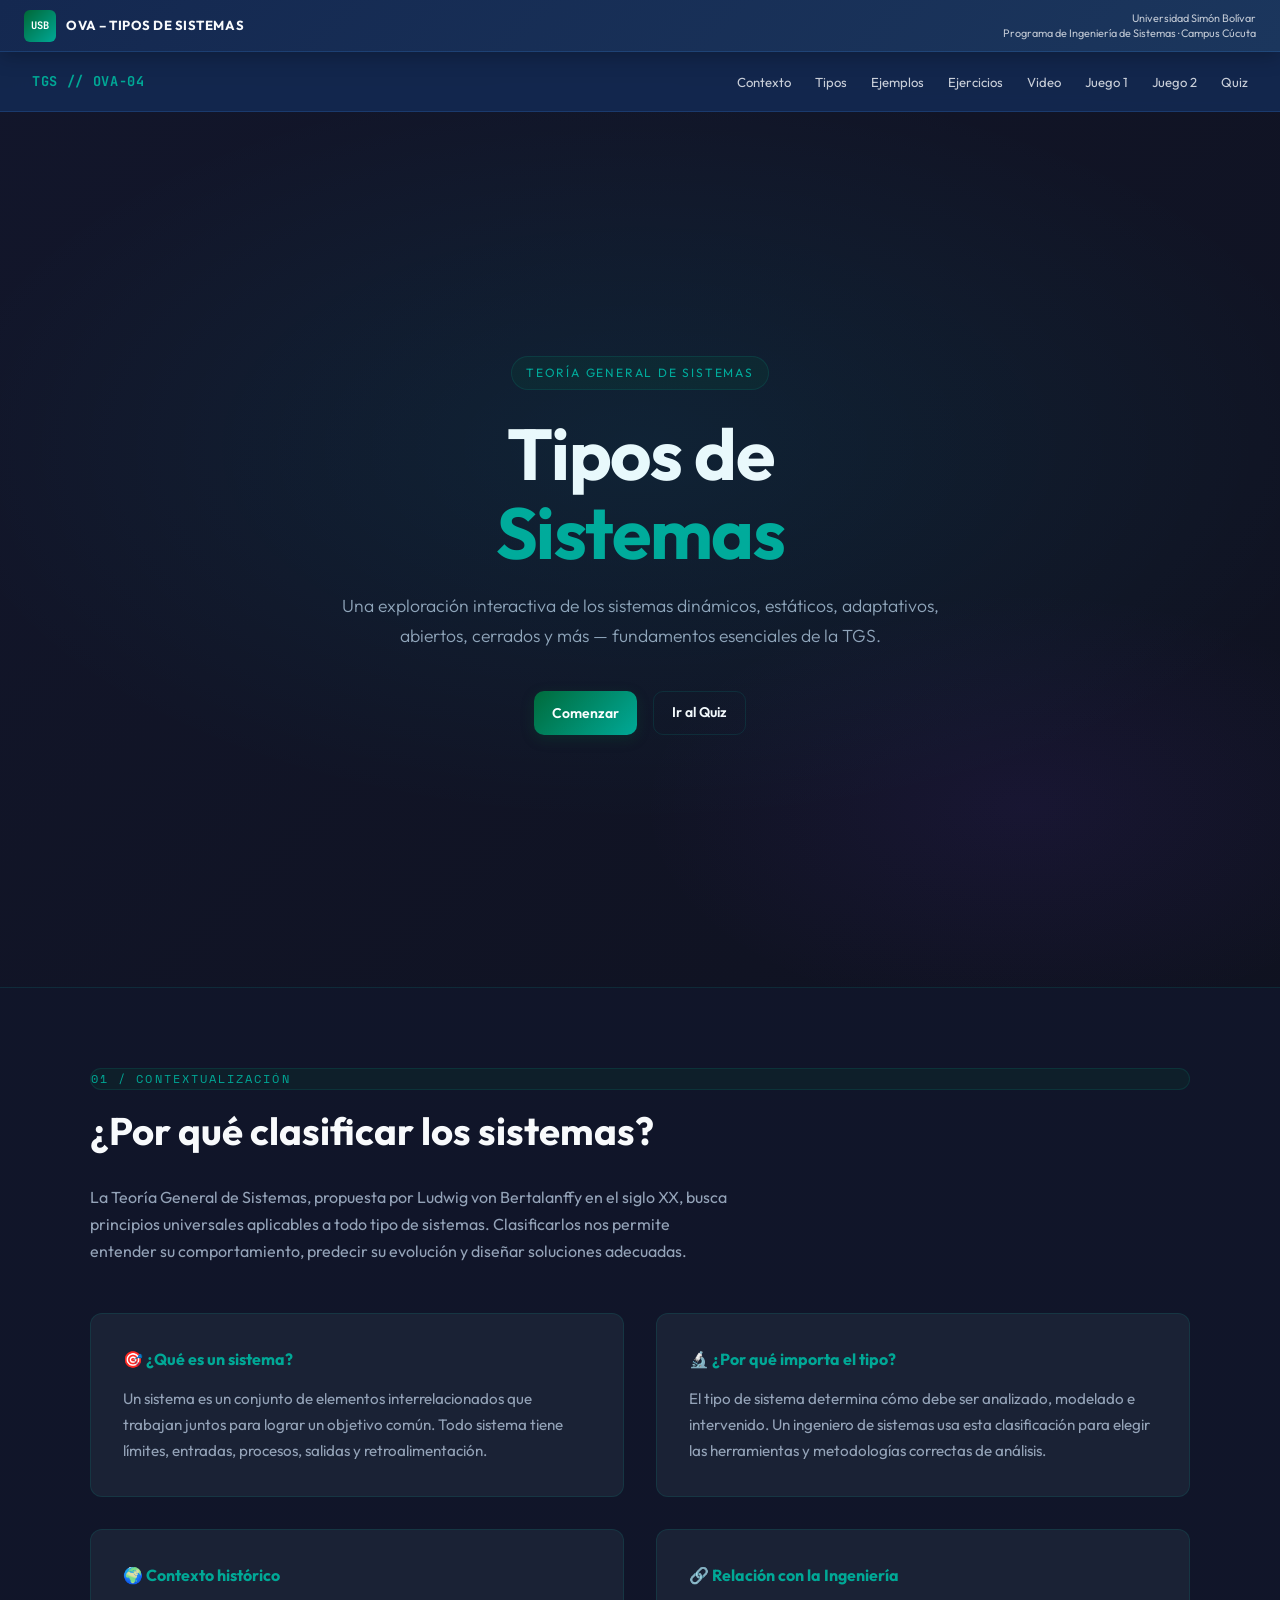
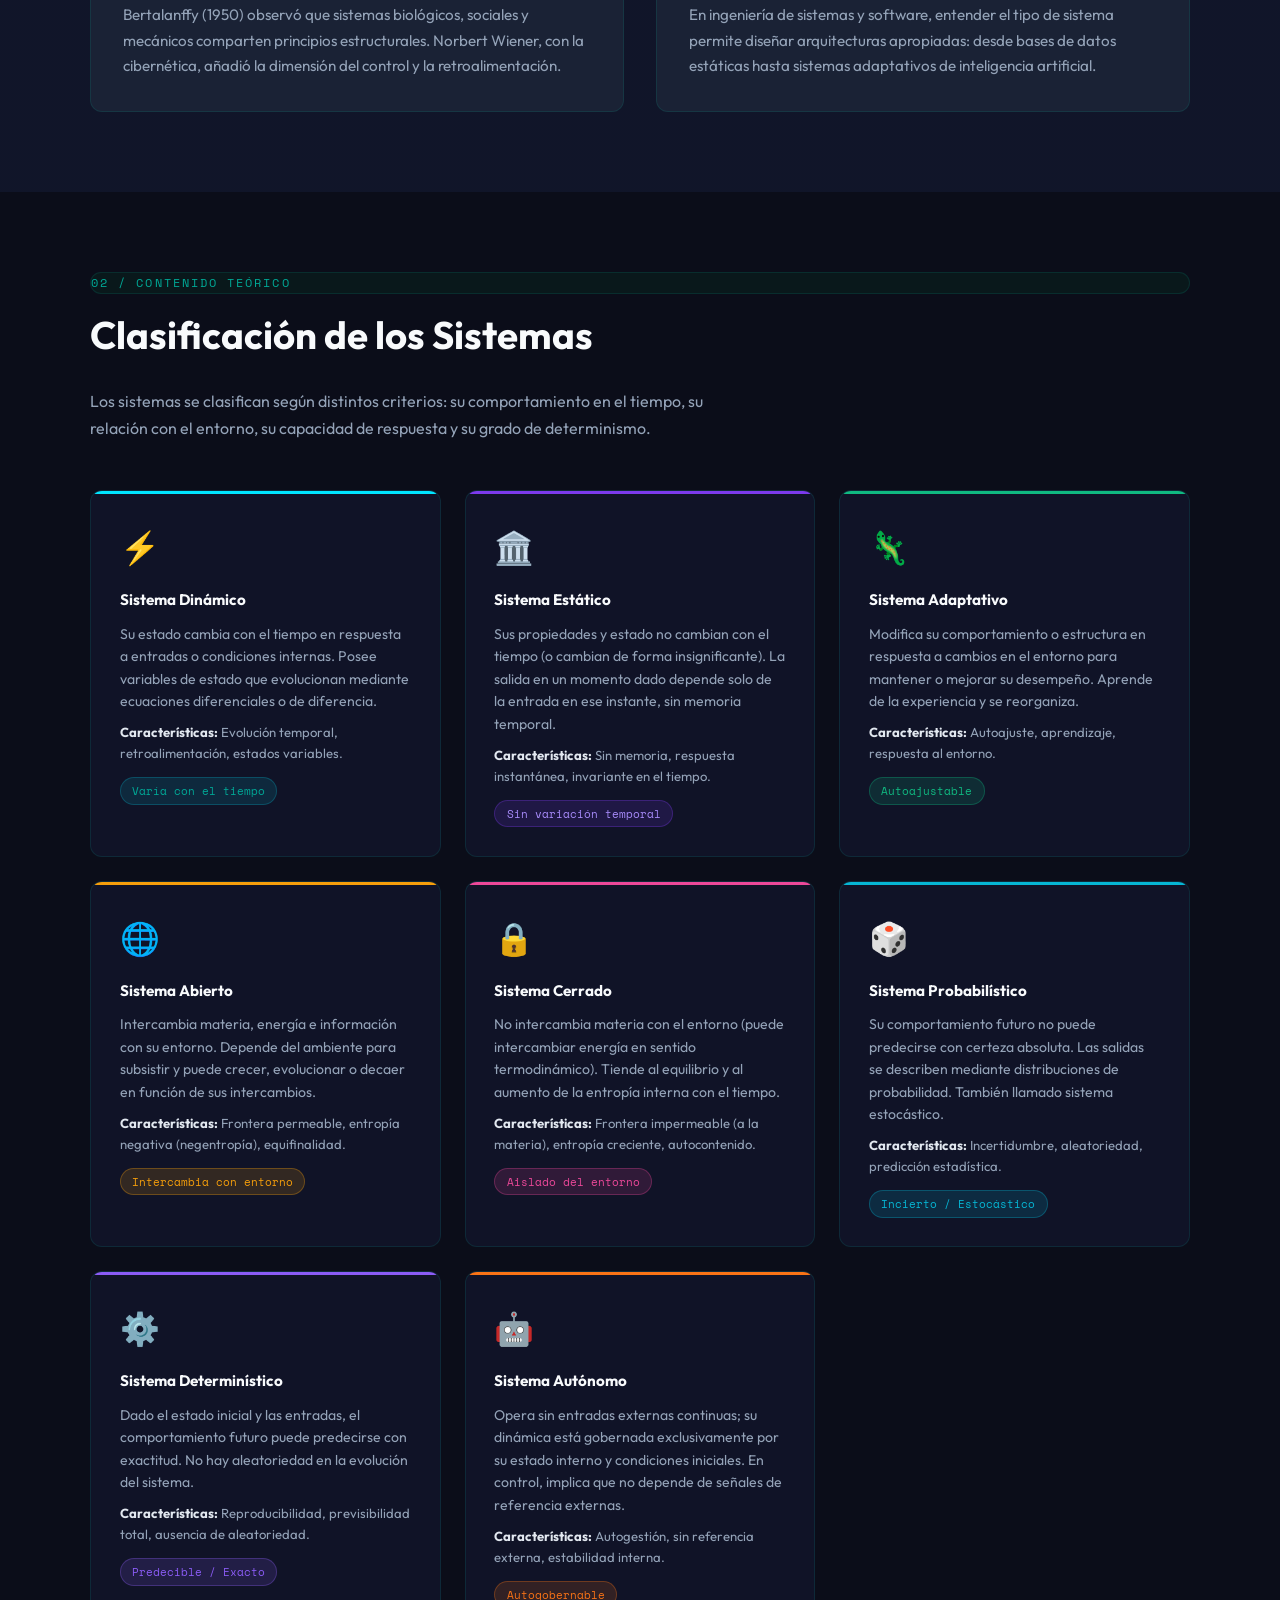
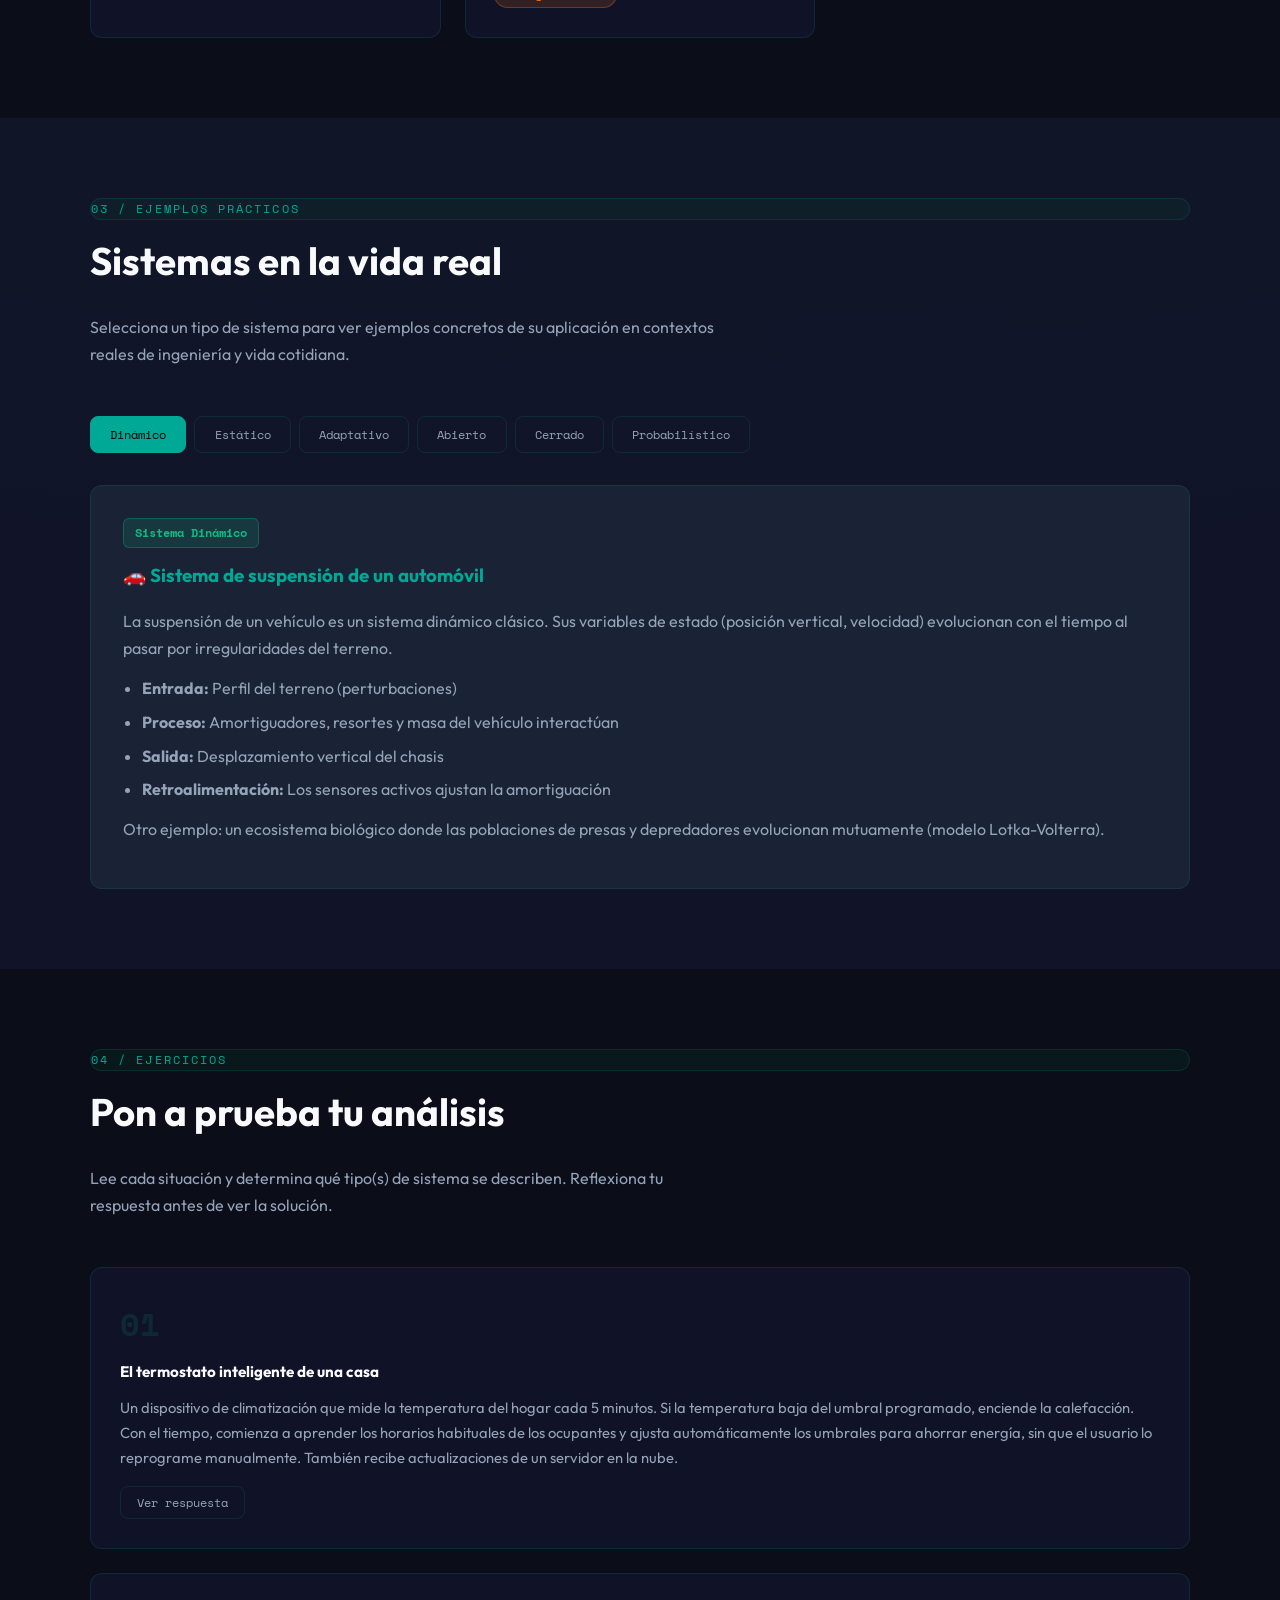
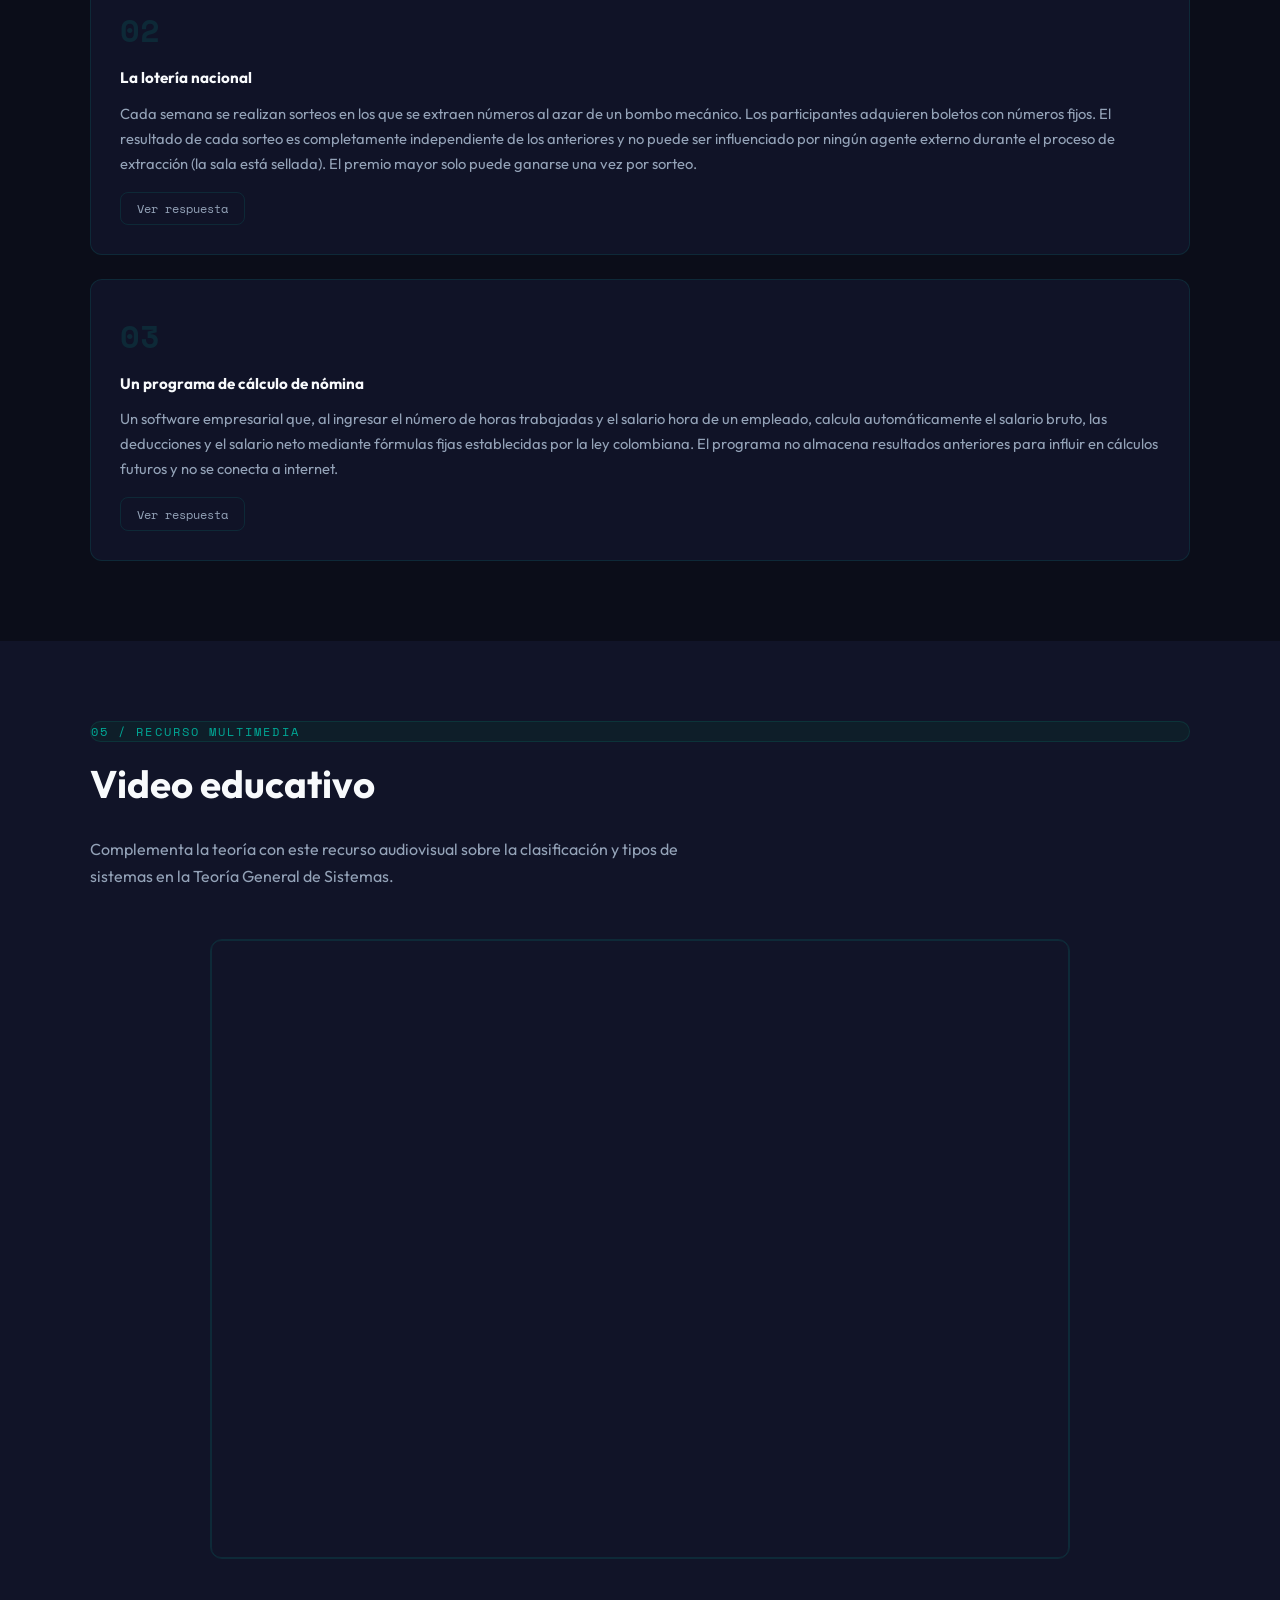
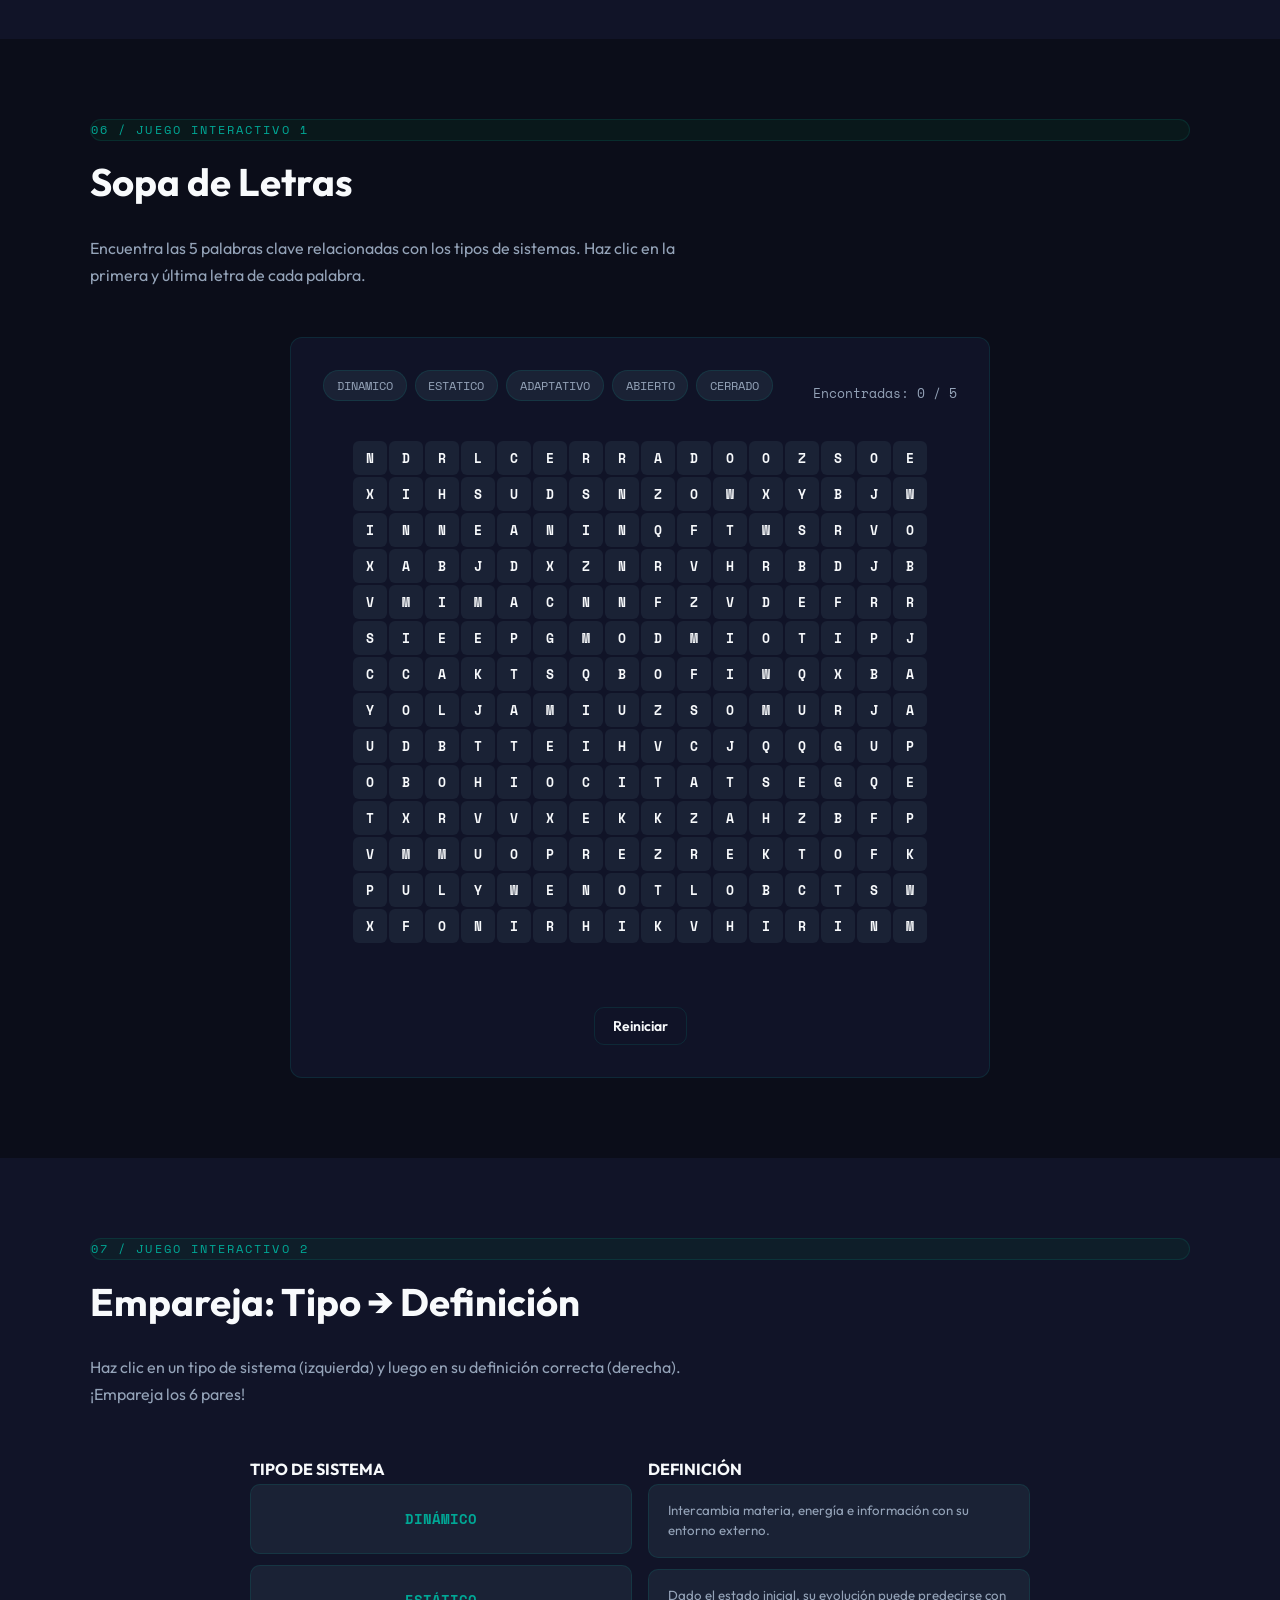
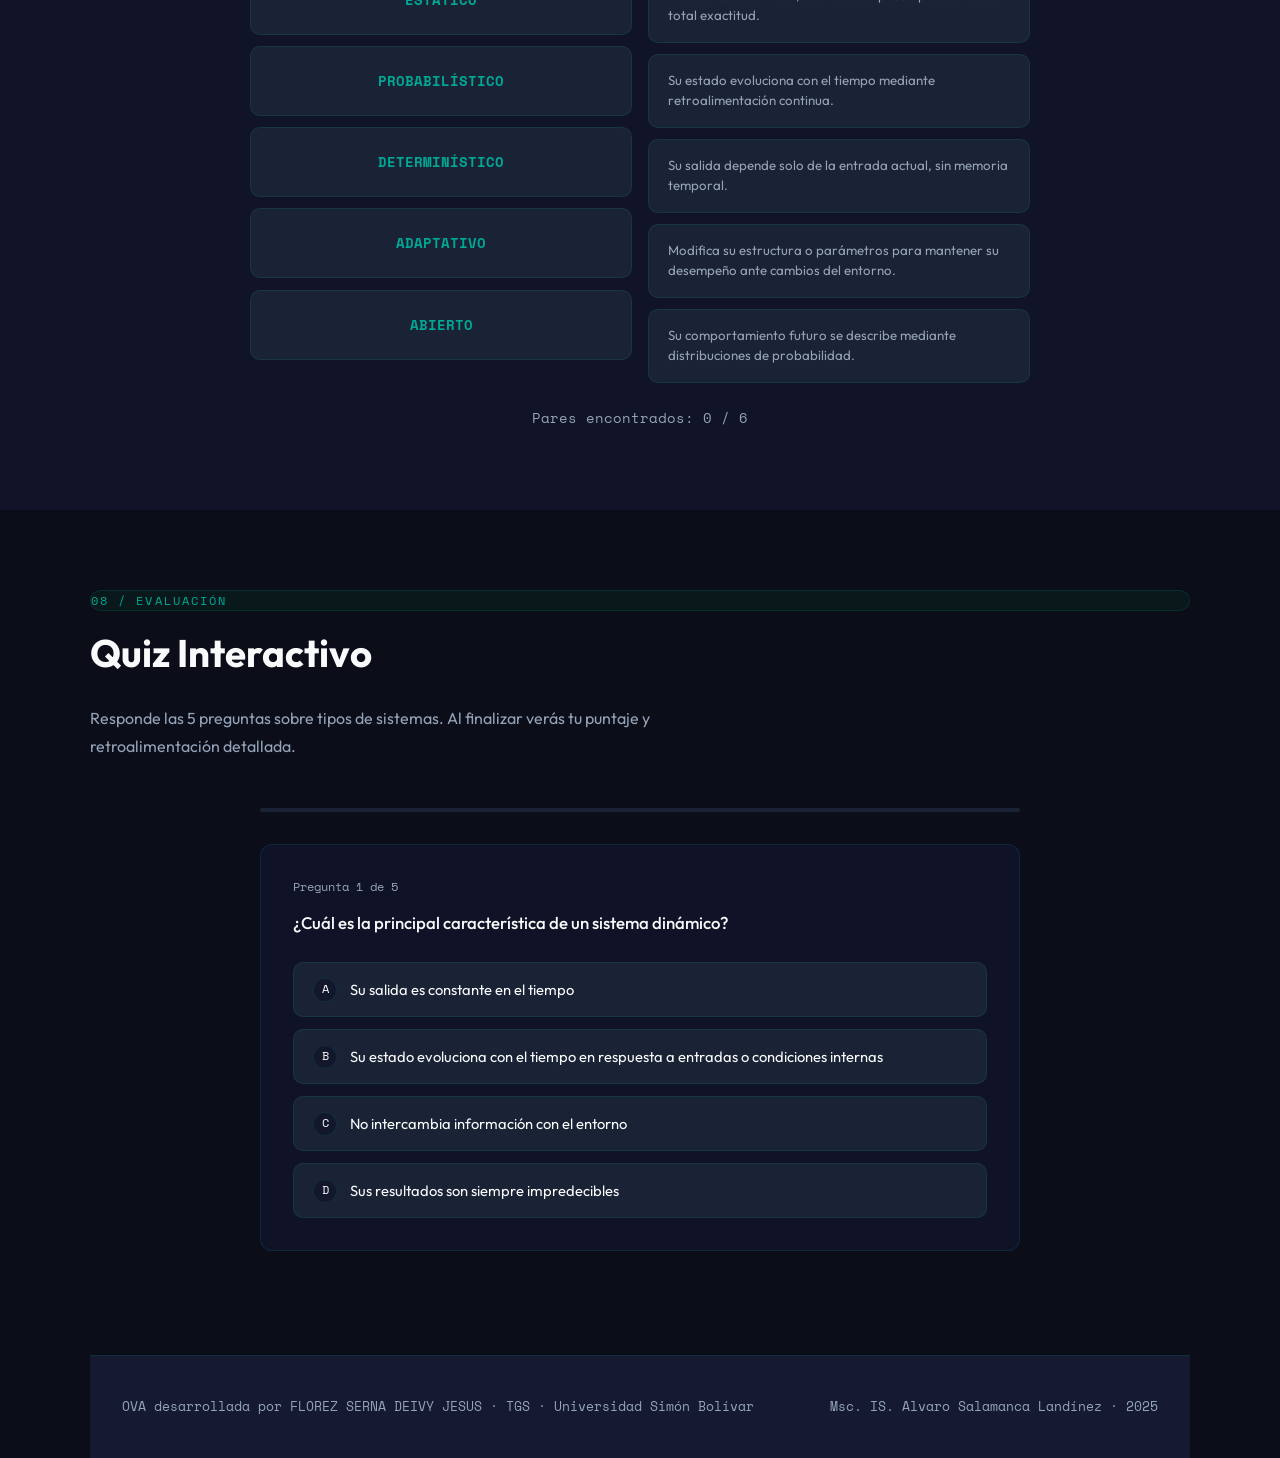
<file: OVAS/OVA_Deivy Florez/OVA_Tipos_de_Sistemas.html>
<!DOCTYPE html>
<html lang="es" class="tgs-ova-root">
<head>
<meta charset="UTF-8">
<meta name="viewport" content="width=device-width, initial-scale=1.0">
<title>OVA – Tipos de Sistemas | TGS</title>
<link href="https://fonts.googleapis.com/css2?family=Space+Mono:wght@400;700&family=DM+Sans:ital,wght@0,300;0,500;0,700;1,300&display=swap" rel="stylesheet">
<style>
  :root {
    --bg: #0a0e1a;
    --surface: #111827;
    --surface2: #1a2235;
    --accent: #00e5ff;
    --accent2: #7c3aed;
    --accent3: #10b981;
    --accent4: #f59e0b;
    --text: #e2e8f0;
    --text-muted: #94a3b8;
    --border: rgba(0,229,255,0.15);
    --radius: 12px;
    --font-mono: 'Space Mono', monospace;
    --font-body: 'DM Sans', sans-serif;
  }
  *, *::before, *::after { box-sizing: border-box; margin: 0; padding: 0; }
  html { scroll-behavior: smooth; }
  body {
    background: var(--bg);
    color: var(--text);
    font-family: var(--font-body);
    font-size: 16px;
    line-height: 1.7;
    overflow-x: hidden;
  }
  /* ─── NAV ─── */
  nav {
    position: fixed; top: 0; left: 0; right: 0; z-index: 100;
    background: rgba(10,14,26,0.92);
    backdrop-filter: blur(16px);
    border-bottom: 1px solid var(--border);
    padding: 0 2rem;
    display: flex; align-items: center; justify-content: space-between; height: 60px;
  }
  .nav-brand { font-family: var(--font-mono); color: var(--accent); font-size: .85rem; letter-spacing: .05em; }
  .nav-links { display: flex; gap: 1.5rem; list-style: none; flex-wrap: wrap; }
  .nav-links a {
    color: var(--text-muted); text-decoration: none; font-size: .82rem;
    font-family: var(--font-mono); transition: color .2s;
  }
  .nav-links a:hover { color: var(--accent); }

  /* ─── HERO ─── */
  #hero {
    min-height: 100vh; display: flex; flex-direction: column;
    align-items: center; justify-content: center;
    padding: 80px 2rem 4rem; text-align: center;
    position: relative; overflow: hidden;
  }
  #hero::before {
    content: '';
    position: absolute; inset: 0;
    background: radial-gradient(ellipse 80% 60% at 50% 40%, rgba(0,229,255,.07) 0%, transparent 70%),
                radial-gradient(ellipse 50% 40% at 80% 80%, rgba(124,58,237,.08) 0%, transparent 60%);
  }
  .hero-tag {
    font-family: var(--font-mono); font-size: .75rem; color: var(--accent);
    letter-spacing: .15em; text-transform: uppercase;
    border: 1px solid var(--border); padding: .35rem .9rem; border-radius: 999px;
    margin-bottom: 1.5rem; display: inline-block;
  }
  #hero h1 {
    font-size: clamp(2.2rem, 6vw, 4.5rem);
    font-family: var(--font-mono); font-weight: 700; line-height: 1.1;
    margin-bottom: 1.2rem;
  }
  .h1-accent { color: var(--accent); }
  #hero p.lead {
    max-width: 620px; color: var(--text-muted); font-size: 1.1rem;
    font-weight: 300; margin-bottom: 2.5rem;
  }
  .hero-cta {
    display: flex; gap: 1rem; flex-wrap: wrap; justify-content: center;
  }
  .btn {
    font-family: var(--font-mono); font-size: .82rem; padding: .7rem 1.6rem;
    border-radius: 8px; text-decoration: none; cursor: pointer;
    transition: all .2s; display: inline-block; border: none;
  }
  .btn-primary {
    background: var(--accent); color: #000; font-weight: 700;
  }
  .btn-primary:hover { box-shadow: 0 0 20px rgba(0,229,255,.4); transform: translateY(-2px); }
  .btn-outline {
    background: transparent; color: var(--text); border: 1px solid var(--border);
  }
  .btn-outline:hover { border-color: var(--accent); color: var(--accent); }

  /* ─── SECTIONS ─── */
  section { padding: 5rem 2rem; }
  .container { max-width: 1100px; margin: 0 auto; }
  .section-label {
    font-family: var(--font-mono); font-size: .72rem; color: var(--accent);
    letter-spacing: .18em; text-transform: uppercase; margin-bottom: .6rem;
  }
  .section-title {
    font-size: clamp(1.6rem, 3.5vw, 2.4rem);
    font-family: var(--font-mono); font-weight: 700; margin-bottom: 1.2rem;
  }
  .section-desc { color: var(--text-muted); max-width: 640px; font-size: 1rem; margin-bottom: 3rem; }

  /* ─── CONTEXTUALIZACIÓN ─── */
  #contexto { background: var(--surface); }
  .context-grid {
    display: grid; grid-template-columns: 1fr 1fr; gap: 2rem;
  }
  .context-card {
    background: var(--surface2); border: 1px solid var(--border);
    border-radius: var(--radius); padding: 2rem;
  }
  .context-card h3 { font-family: var(--font-mono); color: var(--accent); margin-bottom: .8rem; font-size: 1rem; }
  .context-card p { color: var(--text-muted); font-size: .95rem; }

  /* ─── TIPOS DE SISTEMAS ─── */
  #tipos { background: var(--bg); }
  .tipos-grid {
    display: grid; grid-template-columns: repeat(auto-fill, minmax(300px, 1fr)); gap: 1.5rem;
  }
  .tipo-card {
    background: var(--surface); border: 1px solid var(--border);
    border-radius: var(--radius); padding: 1.8rem;
    transition: all .25s; cursor: default; position: relative; overflow: hidden;
  }
  .tipo-card::before {
    content: '';
    position: absolute; top: 0; left: 0; right: 0; height: 3px;
    background: var(--card-accent, var(--accent));
  }
  .tipo-card:hover { transform: translateY(-4px); border-color: var(--card-accent, var(--accent)); box-shadow: 0 8px 30px rgba(0,0,0,.3); }
  .tipo-icon { font-size: 2rem; margin-bottom: .8rem; }
  .tipo-card h3 { font-family: var(--font-mono); font-size: .95rem; color: var(--text); margin-bottom: .6rem; }
  .tipo-card p { color: var(--text-muted); font-size: .88rem; line-height: 1.6; }
  .tipo-badge {
    display: inline-block; margin-top: .8rem; padding: .2rem .7rem;
    border-radius: 999px; font-size: .7rem; font-family: var(--font-mono);
    background: rgba(0,229,255,.1); color: var(--accent); border: 1px solid rgba(0,229,255,.2);
  }

  /* ─── EJEMPLOS ─── */
  #ejemplos { background: var(--surface); }
  .ejemplos-tabs { display: flex; gap: .5rem; flex-wrap: wrap; margin-bottom: 2rem; }
  .tab-btn {
    font-family: var(--font-mono); font-size: .78rem; padding: .5rem 1.2rem;
    border-radius: 8px; border: 1px solid var(--border);
    background: transparent; color: var(--text-muted); cursor: pointer; transition: all .2s;
  }
  .tab-btn.active, .tab-btn:hover {
    background: var(--accent); color: #000; border-color: var(--accent);
  }
  .tab-panel { display: none; }
  .tab-panel.active { display: block; animation: fadeIn .3s ease; }
  @keyframes fadeIn { from { opacity: 0; transform: translateY(8px); } to { opacity: 1; transform: translateY(0); } }
  .ejemplo-content {
    background: var(--surface2); border: 1px solid var(--border);
    border-radius: var(--radius); padding: 2rem;
  }
  .ejemplo-content h3 { font-family: var(--font-mono); color: var(--accent); margin-bottom: 1rem; }
  .ejemplo-content p { color: var(--text-muted); margin-bottom: .8rem; }
  .ejemplo-content ul { color: var(--text-muted); padding-left: 1.2rem; }
  .ejemplo-content ul li { margin-bottom: .4rem; }
  .ejemplo-tag {
    display: inline-block; padding: .25rem .7rem; border-radius: 6px;
    font-size: .72rem; font-family: var(--font-mono); font-weight: 700;
    margin-bottom: .8rem; background: rgba(16,185,129,.15); color: var(--accent3);
    border: 1px solid rgba(16,185,129,.3);
  }

  /* ─── EJERCICIOS ─── */
  #ejercicios { background: var(--bg); }
  .ejercicios-list { display: flex; flex-direction: column; gap: 1.5rem; }
  .ejercicio-item {
    background: var(--surface); border: 1px solid var(--border);
    border-radius: var(--radius); padding: 1.8rem;
  }
  .ejercicio-num {
    font-family: var(--font-mono); font-size: 2rem; color: var(--border);
    font-weight: 700; margin-bottom: .5rem;
  }
  .ejercicio-item h3 { font-family: var(--font-mono); color: var(--text); margin-bottom: .6rem; font-size: .95rem; }
  .ejercicio-item p { color: var(--text-muted); font-size: .92rem; margin-bottom: 1rem; }
  .ejercicio-answer {
    display: none; background: var(--surface2); border-radius: 8px; padding: 1rem;
    border-left: 3px solid var(--accent3); margin-top: .5rem;
    color: var(--text); font-size: .9rem;
  }
  .ejercicio-answer.show { display: block; animation: fadeIn .3s ease; }
  .toggle-answer {
    font-family: var(--font-mono); font-size: .75rem; padding: .45rem 1rem;
    border-radius: 8px; border: 1px solid var(--border); background: transparent;
    color: var(--text-muted); cursor: pointer; transition: all .2s;
  }
  .toggle-answer:hover { border-color: var(--accent3); color: var(--accent3); }

  /* ─── VIDEO ─── */
  #video { background: var(--surface); }
  .video-wrapper {
    position: relative; padding-bottom: 56.25%; height: 0;
    border-radius: var(--radius); overflow: hidden;
    border: 1px solid var(--border); max-width: 860px; margin: 0 auto;
  }
  .video-wrapper iframe { position: absolute; inset: 0; width: 100%; height: 100%; border: none; }

  /* ─── JUEGO 1: SOPA DE LETRAS ─── */
  #juego1 { background: var(--bg); }
  #sopa-container {
    background: var(--surface); border: 1px solid var(--border);
    border-radius: var(--radius); padding: 2rem; max-width: 700px; margin: 0 auto;
  }
  #sopa-info { display: flex; justify-content: space-between; align-items: center; flex-wrap: wrap; gap: 1rem; margin-bottom: 1.5rem; }
  .palabras-lista { display: flex; flex-wrap: wrap; gap: .5rem; margin-bottom: 1rem; }
  .palabra-chip {
    font-family: var(--font-mono); font-size: .72rem; padding: .3rem .8rem;
    border-radius: 999px; border: 1px solid var(--border);
    background: var(--surface2); color: var(--text-muted); transition: all .3s;
    user-select: none;
  }
  .palabra-chip.found { background: rgba(16,185,129,.2); color: var(--accent3); border-color: var(--accent3); text-decoration: line-through; }
  #sopa-grid {
    display: grid; gap: 2px; margin: 0 auto 1.5rem;
    user-select: none; width: fit-content;
  }
  .sopa-row { display: flex; gap: 2px; }
  .sopa-cell {
    width: 34px; height: 34px; display: flex; align-items: center; justify-content: center;
    font-family: var(--font-mono); font-size: .8rem; font-weight: 700;
    background: var(--surface2); border-radius: 6px; cursor: pointer;
    transition: all .15s; color: var(--text); border: 1px solid transparent;
    text-transform: uppercase;
  }
  .sopa-cell:hover { background: rgba(0,229,255,.1); border-color: var(--accent); }
  .sopa-cell.selected { background: rgba(0,229,255,.25); border-color: var(--accent); color: var(--accent); }
  .sopa-cell.found { background: rgba(16,185,129,.2); border-color: var(--accent3); color: var(--accent3); }
  #sopa-msg { text-align: center; font-family: var(--font-mono); font-size: .85rem; color: var(--accent); min-height: 1.5rem; }
  #sopa-score { font-family: var(--font-mono); font-size: .8rem; color: var(--text-muted); }

  /* ─── JUEGO 2: EMPAREJAR ─── */
  #juego2 { background: var(--surface); }
  #match-container { max-width: 780px; margin: 0 auto; }
  .match-grid { display: grid; grid-template-columns: 1fr 1fr; gap: 1rem; }
  .match-col h4 { font-family: var(--font-mono); font-size: .75rem; color: var(--text-muted); margin-bottom: .8rem; text-align: center; }
  .match-card {
    background: var(--surface2); border: 1px solid var(--border);
    border-radius: 10px; padding: 1rem 1.2rem; cursor: pointer;
    transition: all .2s; font-size: .88rem; min-height: 70px;
    display: flex; align-items: center;
  }
  .match-card.term { justify-content: center; text-align: center; font-family: var(--font-mono); font-weight: 700; color: var(--accent); }
  .match-card.def { color: var(--text-muted); font-size: .83rem; line-height: 1.5; }
  .match-card:hover:not(.matched):not(.selected) { border-color: var(--accent); }
  .match-card.selected { border-color: var(--accent); background: rgba(0,229,255,.1); }
  .match-card.matched { border-color: var(--accent3); background: rgba(16,185,129,.15); color: var(--accent3); cursor: default; }
  .match-card.wrong { border-color: #ef4444; background: rgba(239,68,68,.1); animation: shake .3s ease; }
  @keyframes shake { 0%,100% {transform:translateX(0)} 25% {transform:translateX(-6px)} 75% {transform:translateX(6px)} }
  #match-score { text-align: center; margin-top: 1.5rem; font-family: var(--font-mono); font-size: .85rem; color: var(--text-muted); }
  #match-win { display: none; text-align: center; margin-top: 1rem; padding: 1.2rem; border-radius: var(--radius); background: rgba(16,185,129,.1); border: 1px solid rgba(16,185,129,.3); }
  #match-win.show { display: block; animation: fadeIn .4s ease; }
  #match-win p { color: var(--accent3); font-family: var(--font-mono); }

  /* ─── QUIZ ─── */
  #quiz { background: var(--bg); }
  #quiz-container { max-width: 760px; margin: 0 auto; }
  .quiz-progress-bar {
    width: 100%; height: 4px; background: var(--surface2);
    border-radius: 999px; margin-bottom: 2rem; overflow: hidden;
  }
  .quiz-progress-fill {
    height: 100%; background: var(--accent); border-radius: 999px;
    transition: width .4s ease;
  }
  .quiz-question-box {
    background: var(--surface); border: 1px solid var(--border);
    border-radius: var(--radius); padding: 2rem; margin-bottom: 1.5rem;
  }
  .quiz-q-num { font-family: var(--font-mono); font-size: .72rem; color: var(--text-muted); margin-bottom: .8rem; }
  .quiz-q-text { font-size: 1.05rem; margin-bottom: 1.5rem; font-weight: 500; }
  .quiz-options { display: flex; flex-direction: column; gap: .7rem; }
  .quiz-opt {
    background: var(--surface2); border: 1px solid var(--border);
    border-radius: 10px; padding: .9rem 1.2rem; cursor: pointer;
    transition: all .2s; font-size: .92rem; display: flex; align-items: center; gap: .8rem;
  }
  .quiz-opt:hover:not(.disabled) { border-color: var(--accent); color: var(--accent); }
  .quiz-opt.correct { border-color: var(--accent3); background: rgba(16,185,129,.15); color: var(--accent3); }
  .quiz-opt.wrong { border-color: #ef4444; background: rgba(239,68,68,.1); color: #ef4444; }
  .quiz-opt.disabled { cursor: default; }
  .opt-letter {
    font-family: var(--font-mono); font-size: .75rem; width: 24px; height: 24px;
    border-radius: 50%; background: var(--surface); border: 1px solid var(--border);
    display: flex; align-items: center; justify-content: center; flex-shrink: 0;
  }
  .quiz-feedback { margin-top: 1rem; padding: .9rem 1.2rem; border-radius: 8px; font-size: .88rem; display: none; }
  .quiz-feedback.show { display: block; animation: fadeIn .3s ease; }
  .quiz-feedback.correct-fb { background: rgba(16,185,129,.1); border: 1px solid rgba(16,185,129,.3); color: var(--accent3); }
  .quiz-feedback.wrong-fb { background: rgba(239,68,68,.08); border: 1px solid rgba(239,68,68,.25); color: #f87171; }
  #quiz-nav { display: flex; justify-content: flex-end; }
  #quiz-result {
    display: none; background: var(--surface); border: 1px solid var(--border);
    border-radius: var(--radius); padding: 2.5rem; text-align: center;
  }
  #quiz-result.show { display: block; animation: fadeIn .4s ease; }
  #quiz-result h3 { font-family: var(--font-mono); color: var(--accent); font-size: 1.4rem; margin-bottom: 1rem; }
  #quiz-result .score-big { font-size: 3.5rem; font-family: var(--font-mono); font-weight: 700; }
  #quiz-result .score-label { color: var(--text-muted); margin-bottom: 1.5rem; }
  .score-green { color: var(--accent3); }
  .score-yellow { color: var(--accent4); }
  .score-red { color: #ef4444; }
  #quiz-breakdown { text-align: left; max-width: 500px; margin: 1.5rem auto 0; }
  #quiz-breakdown li { font-size: .85rem; margin-bottom: .5rem; color: var(--text-muted); list-style: none; padding-left: 1rem; border-left: 2px solid var(--border); }
  #quiz-breakdown li.ok { border-color: var(--accent3); color: var(--accent3); }
  #quiz-breakdown li.fail { border-color: #ef4444; color: #f87171; }

  /* ─── FOOTER ─── */
  footer {
    padding: 2.5rem 2rem; border-top: 1px solid var(--border);
    display: flex; flex-wrap: wrap; justify-content: space-between; align-items: center; gap: 1rem;
  }
  footer p { color: var(--text-muted); font-size: .8rem; font-family: var(--font-mono); }

  /* ─── RESPONSIVE ─── */
  @media (max-width: 700px) {
    .context-grid { grid-template-columns: 1fr; }
    .match-grid { grid-template-columns: 1fr; }
    .nav-links { display: none; }
    .sopa-cell { width: 28px; height: 28px; font-size: .7rem; }
  }
</style>
  <!-- TGS-DS-USB -->
  <link rel="stylesheet" href="../../shared/tgs-ova-tokens.css">
  <link rel="stylesheet" href="../../shared/tgs-ova-components.css">
  <link rel="stylesheet" href="../../shared/tgs-ova-homologate.css">
  <script src="../../shared/tgs-ova-theme.js" defer></script>
</head>
<body>

<!-- ═══ NAV ═══ -->
<nav>
  <span class="nav-brand">TGS // OVA-04</span>
  <ul class="nav-links">
    <li><a href="#contexto">Contexto</a></li>
    <li><a href="#tipos">Tipos</a></li>
    <li><a href="#ejemplos">Ejemplos</a></li>
    <li><a href="#ejercicios">Ejercicios</a></li>
    <li><a href="#video">Video</a></li>
    <li><a href="#juego1">Juego 1</a></li>
    <li><a href="#juego2">Juego 2</a></li>
    <li><a href="#quiz">Quiz</a></li>
  </ul>
</nav>

<!-- ═══ HERO ═══ -->
<section id="hero">
  <span class="hero-tag">Teoría General de Sistemas</span>
  <h1>Tipos de<br><span class="h1-accent">Sistemas</span></h1>
  <p class="lead">Una exploración interactiva de los sistemas dinámicos, estáticos, adaptativos, abiertos, cerrados y más — fundamentos esenciales de la TGS.</p>
  <div class="hero-cta">
    <a href="#contexto" class="btn btn-primary">Comenzar</a>
    <a href="#quiz" class="btn btn-outline">Ir al Quiz</a>
  </div>
</section>

<!-- ═══ CONTEXTUALIZACIÓN ═══ -->
<section id="contexto">
  <div class="container">
    <p class="section-label">01 / Contextualización</p>
    <h2 class="section-title">¿Por qué clasificar los sistemas?</h2>
    <p class="section-desc">La Teoría General de Sistemas, propuesta por Ludwig von Bertalanffy en el siglo XX, busca principios universales aplicables a todo tipo de sistemas. Clasificarlos nos permite entender su comportamiento, predecir su evolución y diseñar soluciones adecuadas.</p>
    <div class="context-grid">
      <div class="context-card">
        <h3>🎯 ¿Qué es un sistema?</h3>
        <p>Un sistema es un conjunto de elementos interrelacionados que trabajan juntos para lograr un objetivo común. Todo sistema tiene límites, entradas, procesos, salidas y retroalimentación.</p>
      </div>
      <div class="context-card">
        <h3>🔬 ¿Por qué importa el tipo?</h3>
        <p>El tipo de sistema determina cómo debe ser analizado, modelado e intervenido. Un ingeniero de sistemas usa esta clasificación para elegir las herramientas y metodologías correctas de análisis.</p>
      </div>
      <div class="context-card">
        <h3>🌍 Contexto histórico</h3>
        <p>Bertalanffy (1950) observó que sistemas biológicos, sociales y mecánicos comparten principios estructurales. Norbert Wiener, con la cibernética, añadió la dimensión del control y la retroalimentación.</p>
      </div>
      <div class="context-card">
        <h3>🔗 Relación con la Ingeniería</h3>
        <p>En ingeniería de sistemas y software, entender el tipo de sistema permite diseñar arquitecturas apropiadas: desde bases de datos estáticas hasta sistemas adaptativos de inteligencia artificial.</p>
      </div>
    </div>
  </div>
</section>

<!-- ═══ TIPOS DE SISTEMAS ═══ -->
<section id="tipos">
  <div class="container">
    <p class="section-label">02 / Contenido Teórico</p>
    <h2 class="section-title">Clasificación de los Sistemas</h2>
    <p class="section-desc">Los sistemas se clasifican según distintos criterios: su comportamiento en el tiempo, su relación con el entorno, su capacidad de respuesta y su grado de determinismo.</p>
    <div class="tipos-grid">

      <div class="tipo-card" style="--card-accent:#00e5ff">
        <div class="tipo-icon">⚡</div>
        <h3>Sistema Dinámico</h3>
        <p>Su estado cambia con el tiempo en respuesta a entradas o condiciones internas. Posee variables de estado que evolucionan mediante ecuaciones diferenciales o de diferencia.</p>
        <p style="margin-top:.6rem; font-size:.82rem; color:#94a3b8"><strong style="color:#e2e8f0">Características:</strong> Evolución temporal, retroalimentación, estados variables.</p>
        <span class="tipo-badge">Varía con el tiempo</span>
      </div>

      <div class="tipo-card" style="--card-accent:#7c3aed">
        <div class="tipo-icon">🏛️</div>
        <h3>Sistema Estático</h3>
        <p>Sus propiedades y estado no cambian con el tiempo (o cambian de forma insignificante). La salida en un momento dado depende solo de la entrada en ese instante, sin memoria temporal.</p>
        <p style="margin-top:.6rem; font-size:.82rem; color:#94a3b8"><strong style="color:#e2e8f0">Características:</strong> Sin memoria, respuesta instantánea, invariante en el tiempo.</p>
        <span class="tipo-badge" style="background:rgba(124,58,237,.15);color:#a78bfa;border-color:rgba(124,58,237,.3)">Sin variación temporal</span>
      </div>

      <div class="tipo-card" style="--card-accent:#10b981">
        <div class="tipo-icon">🦎</div>
        <h3>Sistema Adaptativo</h3>
        <p>Modifica su comportamiento o estructura en respuesta a cambios en el entorno para mantener o mejorar su desempeño. Aprende de la experiencia y se reorganiza.</p>
        <p style="margin-top:.6rem; font-size:.82rem; color:#94a3b8"><strong style="color:#e2e8f0">Características:</strong> Autoajuste, aprendizaje, respuesta al entorno.</p>
        <span class="tipo-badge" style="background:rgba(16,185,129,.15);color:#10b981;border-color:rgba(16,185,129,.3)">Autoajustable</span>
      </div>

      <div class="tipo-card" style="--card-accent:#f59e0b">
        <div class="tipo-icon">🌐</div>
        <h3>Sistema Abierto</h3>
        <p>Intercambia materia, energía e información con su entorno. Depende del ambiente para subsistir y puede crecer, evolucionar o decaer en función de sus intercambios.</p>
        <p style="margin-top:.6rem; font-size:.82rem; color:#94a3b8"><strong style="color:#e2e8f0">Características:</strong> Frontera permeable, entropía negativa (negentropía), equifinalidad.</p>
        <span class="tipo-badge" style="background:rgba(245,158,11,.15);color:#f59e0b;border-color:rgba(245,158,11,.3)">Intercambia con entorno</span>
      </div>

      <div class="tipo-card" style="--card-accent:#ec4899">
        <div class="tipo-icon">🔒</div>
        <h3>Sistema Cerrado</h3>
        <p>No intercambia materia con el entorno (puede intercambiar energía en sentido termodinámico). Tiende al equilibrio y al aumento de la entropía interna con el tiempo.</p>
        <p style="margin-top:.6rem; font-size:.82rem; color:#94a3b8"><strong style="color:#e2e8f0">Características:</strong> Frontera impermeable (a la materia), entropía creciente, autocontenido.</p>
        <span class="tipo-badge" style="background:rgba(236,72,153,.15);color:#ec4899;border-color:rgba(236,72,153,.3)">Aislado del entorno</span>
      </div>

      <div class="tipo-card" style="--card-accent:#06b6d4">
        <div class="tipo-icon">🎲</div>
        <h3>Sistema Probabilístico</h3>
        <p>Su comportamiento futuro no puede predecirse con certeza absoluta. Las salidas se describen mediante distribuciones de probabilidad. También llamado sistema estocástico.</p>
        <p style="margin-top:.6rem; font-size:.82rem; color:#94a3b8"><strong style="color:#e2e8f0">Características:</strong> Incertidumbre, aleatoriedad, predicción estadística.</p>
        <span class="tipo-badge" style="background:rgba(6,182,212,.15);color:#06b6d4;border-color:rgba(6,182,212,.3)">Incierto / Estocástico</span>
      </div>

      <div class="tipo-card" style="--card-accent:#8b5cf6">
        <div class="tipo-icon">⚙️</div>
        <h3>Sistema Determinístico</h3>
        <p>Dado el estado inicial y las entradas, el comportamiento futuro puede predecirse con exactitud. No hay aleatoriedad en la evolución del sistema.</p>
        <p style="margin-top:.6rem; font-size:.82rem; color:#94a3b8"><strong style="color:#e2e8f0">Características:</strong> Reproducibilidad, previsibilidad total, ausencia de aleatoriedad.</p>
        <span class="tipo-badge" style="background:rgba(139,92,246,.15);color:#8b5cf6;border-color:rgba(139,92,246,.3)">Predecible / Exacto</span>
      </div>

      <div class="tipo-card" style="--card-accent:#f97316">
        <div class="tipo-icon">🤖</div>
        <h3>Sistema Autónomo</h3>
        <p>Opera sin entradas externas continuas; su dinámica está gobernada exclusivamente por su estado interno y condiciones iniciales. En control, implica que no depende de señales de referencia externas.</p>
        <p style="margin-top:.6rem; font-size:.82rem; color:#94a3b8"><strong style="color:#e2e8f0">Características:</strong> Autogestión, sin referencia externa, estabilidad interna.</p>
        <span class="tipo-badge" style="background:rgba(249,115,22,.15);color:#f97316;border-color:rgba(249,115,22,.3)">Autogobernable</span>
      </div>

    </div>
  </div>
</section>

<!-- ═══ EJEMPLOS ═══ -->
<section id="ejemplos">
  <div class="container">
    <p class="section-label">03 / Ejemplos Prácticos</p>
    <h2 class="section-title">Sistemas en la vida real</h2>
    <p class="section-desc">Selecciona un tipo de sistema para ver ejemplos concretos de su aplicación en contextos reales de ingeniería y vida cotidiana.</p>
    <div class="ejemplos-tabs">
      <button class="tab-btn active" onclick="showTab('e-dinamico',this)">Dinámico</button>
      <button class="tab-btn" onclick="showTab('e-estatico',this)">Estático</button>
      <button class="tab-btn" onclick="showTab('e-adaptativo',this)">Adaptativo</button>
      <button class="tab-btn" onclick="showTab('e-abierto',this)">Abierto</button>
      <button class="tab-btn" onclick="showTab('e-cerrado',this)">Cerrado</button>
      <button class="tab-btn" onclick="showTab('e-prob',this)">Probabilístico</button>
    </div>
    <div id="e-dinamico" class="tab-panel active">
      <div class="ejemplo-content">
        <span class="ejemplo-tag">Sistema Dinámico</span>
        <h3>🚗 Sistema de suspensión de un automóvil</h3>
        <p>La suspensión de un vehículo es un sistema dinámico clásico. Sus variables de estado (posición vertical, velocidad) evolucionan con el tiempo al pasar por irregularidades del terreno.</p>
        <ul>
          <li><strong>Entrada:</strong> Perfil del terreno (perturbaciones)</li>
          <li><strong>Proceso:</strong> Amortiguadores, resortes y masa del vehículo interactúan</li>
          <li><strong>Salida:</strong> Desplazamiento vertical del chasis</li>
          <li><strong>Retroalimentación:</strong> Los sensores activos ajustan la amortiguación</li>
        </ul>
        <p style="margin-top:.8rem">Otro ejemplo: un ecosistema biológico donde las poblaciones de presas y depredadores evolucionan mutuamente (modelo Lotka-Volterra).</p>
      </div>
    </div>
    <div id="e-estatico" class="tab-panel">
      <div class="ejemplo-content">
        <span class="ejemplo-tag">Sistema Estático</span>
        <h3>⚖️ Una báscula (balanza de resorte)</h3>
        <p>Al colocar un objeto, la lectura es inmediata y proporcional al peso. No hay memoria de mediciones anteriores; la salida depende únicamente de la entrada actual.</p>
        <ul>
          <li><strong>Entrada:</strong> Masa del objeto</li>
          <li><strong>Proceso:</strong> Deformación proporcional del resorte (Ley de Hooke)</li>
          <li><strong>Salida:</strong> Lectura de peso en la escala</li>
        </ul>
        <p style="margin-top:.8rem">También: un circuito resistivo puro (sin capacitores ni inductores) donde la tensión de salida depende solo de la entrada en ese instante.</p>
      </div>
    </div>
    <div id="e-adaptativo" class="tab-panel">
      <div class="ejemplo-content">
        <span class="ejemplo-tag">Sistema Adaptativo</span>
        <h3>🧠 Un algoritmo de recomendación (Netflix/Spotify)</h3>
        <p>Estos sistemas aprenden continuamente de las preferencias del usuario y modifican sus parámetros internos para mejorar sus predicciones con el tiempo.</p>
        <ul>
          <li><strong>Entrada:</strong> Historial de reproducciones, calificaciones, tiempo de visualización</li>
          <li><strong>Proceso:</strong> Modelos de machine learning que se reentrenan</li>
          <li><strong>Salida:</strong> Lista personalizada de recomendaciones</li>
          <li><strong>Adaptación:</strong> Los pesos del modelo cambian con cada interacción</li>
        </ul>
        <p style="margin-top:.8rem">También: el sistema inmunológico humano, que "aprende" a reconocer y combatir nuevos patógenos.</p>
      </div>
    </div>
    <div id="e-abierto" class="tab-panel">
      <div class="ejemplo-content">
        <span class="ejemplo-tag">Sistema Abierto</span>
        <h3>🏭 Una empresa de manufactura</h3>
        <p>La empresa intercambia continuamente con su entorno: recibe materias primas, capital humano e información; devuelve productos, empleos y residuos.</p>
        <ul>
          <li><strong>Entradas:</strong> Materias primas, trabajadores, capital, tecnología</li>
          <li><strong>Proceso:</strong> Transformación productiva</li>
          <li><strong>Salidas:</strong> Productos, servicios, empleos, contaminantes</li>
          <li><strong>Entorno:</strong> Mercado, leyes, proveedores, competidores</li>
        </ul>
        <p style="margin-top:.8rem">También: el cuerpo humano, que intercambia oxígeno, nutrientes y calor con el ambiente para mantener la homeostasis.</p>
      </div>
    </div>
    <div id="e-cerrado" class="tab-panel">
      <div class="ejemplo-content">
        <span class="ejemplo-tag">Sistema Cerrado</span>
        <h3>🌡️ Un termo (frasco Dewar)</h3>
        <p>Diseñado para minimizar el intercambio de calor con el exterior. Aproxima un sistema termodinámicamente cerrado, donde la energía interna se conserva casi por completo.</p>
        <ul>
          <li><strong>Contenido:</strong> Líquido a temperatura controlada</li>
          <li><strong>Barrera:</strong> Vacío entre paredes que aísla térmicamente</li>
          <li><strong>Comportamiento:</strong> Tendencia al equilibrio térmico interno lento</li>
        </ul>
        <p style="margin-top:.8rem">En ingeniería de software: un sistema embebido sin conectividad de red, que opera únicamente con su firmware y entradas físicas predefinidas.</p>
      </div>
    </div>
    <div id="e-prob" class="tab-panel">
      <div class="ejemplo-content">
        <span class="ejemplo-tag">Sistema Probabilístico</span>
        <h3>📡 Red de comunicaciones con ruido</h3>
        <p>En telecomunicaciones, el canal de comunicación introduce ruido aleatorio. La señal recibida es una versión distorsionada de forma impredecible de la señal enviada.</p>
        <ul>
          <li><strong>Entrada:</strong> Señal digital transmitida</li>
          <li><strong>Proceso:</strong> Canal con ruido gaussiano blanco (AWGN)</li>
          <li><strong>Salida:</strong> Señal recibida con errores probabilísticos</li>
          <li><strong>Modelo:</strong> Tasa de error de bits (BER) como función del SNR</li>
        </ul>
        <p style="margin-top:.8rem">También: modelos epidemiológicos (SIR/SEIR) donde los contagios dependen de interacciones aleatorias entre individuos.</p>
      </div>
    </div>
  </div>
</section>

<!-- ═══ EJERCICIOS ═══ -->
<section id="ejercicios">
  <div class="container">
    <p class="section-label">04 / Ejercicios</p>
    <h2 class="section-title">Pon a prueba tu análisis</h2>
    <p class="section-desc">Lee cada situación y determina qué tipo(s) de sistema se describen. Reflexiona tu respuesta antes de ver la solución.</p>
    <div class="ejercicios-list">
      <div class="ejercicio-item">
        <div class="ejercicio-num">01</div>
        <h3>El termostato inteligente de una casa</h3>
        <p>Un dispositivo de climatización que mide la temperatura del hogar cada 5 minutos. Si la temperatura baja del umbral programado, enciende la calefacción. Con el tiempo, comienza a aprender los horarios habituales de los ocupantes y ajusta automáticamente los umbrales para ahorrar energía, sin que el usuario lo reprograme manualmente. También recibe actualizaciones de un servidor en la nube.</p>
        <button class="toggle-answer" onclick="toggleAnswer(this)">Ver respuesta</button>
        <div class="ejercicio-answer">
          <strong>Análisis de tipos de sistema:</strong><br><br>
          ✅ <strong>Dinámico:</strong> Su estado (temperatura, configuración) cambia con el tiempo.<br>
          ✅ <strong>Adaptativo:</strong> Aprende patrones de uso y modifica su comportamiento autónomamente.<br>
          ✅ <strong>Abierto:</strong> Intercambia información con el servidor en la nube y con el entorno físico (temperatura).<br><br>
          <em>Este es un ejemplo de sistema complejo con múltiples clasificaciones simultáneas, lo cual es frecuente en sistemas reales.</em>
        </div>
      </div>
      <div class="ejercicio-item">
        <div class="ejercicio-num">02</div>
        <h3>La lotería nacional</h3>
        <p>Cada semana se realizan sorteos en los que se extraen números al azar de un bombo mecánico. Los participantes adquieren boletos con números fijos. El resultado de cada sorteo es completamente independiente de los anteriores y no puede ser influenciado por ningún agente externo durante el proceso de extracción (la sala está sellada). El premio mayor solo puede ganarse una vez por sorteo.</p>
        <button class="toggle-answer" onclick="toggleAnswer(this)">Ver respuesta</button>
        <div class="ejercicio-answer">
          <strong>Análisis de tipos de sistema:</strong><br><br>
          ✅ <strong>Probabilístico (Estocástico):</strong> La salida (número ganador) no puede predecirse; sigue una distribución uniforme discreta.<br>
          ✅ <strong>Cerrado (durante el sorteo):</strong> La sala sellada elimina intercambios con el entorno que puedan influir el resultado.<br>
          ✅ <strong>Estático (por sorteo):</strong> El resultado de un sorteo no depende del historial de sorteos anteriores (cada extracción es independiente).<br><br>
          <em>Nota: el sistema de lotería como organización sí es abierto (paga premios, recibe ingresos), pero el mecanismo del sorteo es lo que se describe aquí.</em>
        </div>
      </div>
      <div class="ejercicio-item">
        <div class="ejercicio-num">03</div>
        <h3>Un programa de cálculo de nómina</h3>
        <p>Un software empresarial que, al ingresar el número de horas trabajadas y el salario hora de un empleado, calcula automáticamente el salario bruto, las deducciones y el salario neto mediante fórmulas fijas establecidas por la ley colombiana. El programa no almacena resultados anteriores para influir en cálculos futuros y no se conecta a internet.</p>
        <button class="toggle-answer" onclick="toggleAnswer(this)">Ver respuesta</button>
        <div class="ejercicio-answer">
          <strong>Análisis de tipos de sistema:</strong><br><br>
          ✅ <strong>Determinístico:</strong> Dadas las mismas horas y salario, el resultado siempre es idéntico y predecible.<br>
          ✅ <strong>Estático:</strong> No tiene memoria de estados anteriores; cada cálculo es independiente.<br>
          ✅ <strong>Cerrado:</strong> No se conecta a redes externas; opera de forma autocontenida.<br><br>
          <em>Reflexión adicional: ¿Cambiaría la clasificación si el software empezara a consultar automáticamente las tablas de retención en la fuente actualizadas de la DIAN en línea?</em>
        </div>
      </div>
    </div>
  </div>
</section>

<!-- ═══ VIDEO ═══ -->
<section id="video">
  <div class="container">
    <p class="section-label">05 / Recurso Multimedia</p>
    <h2 class="section-title">Video educativo</h2>
    <p class="section-desc">Complementa la teoría con este recurso audiovisual sobre la clasificación y tipos de sistemas en la Teoría General de Sistemas.</p>
    <div class="video-wrapper">
      <iframe src="https://www.youtube.com/embed/tAPOnUCIa3s" title="Tipos de Sistemas - TGS" allowfullscreen loading="lazy"></iframe>
    </div>
  </div>
</section>

<!-- ═══ JUEGO 1: SOPA DE LETRAS ═══ -->
<section id="juego1">
  <div class="container">
    <p class="section-label">06 / Juego Interactivo 1</p>
    <h2 class="section-title">Sopa de Letras</h2>
    <p class="section-desc">Encuentra las 5 palabras clave relacionadas con los tipos de sistemas. Haz clic en la primera y última letra de cada palabra.</p>
    <div id="sopa-container">
      <div id="sopa-info">
        <div class="palabras-lista" id="palabras-lista"></div>
        <span id="sopa-score">Encontradas: 0 / 5</span>
      </div>
      <div id="sopa-grid"></div>
      <div id="sopa-msg"></div>
      <div style="display:flex;justify-content:center;margin-top:1rem">
        <button class="btn btn-outline" onclick="resetSopa()">Reiniciar</button>
      </div>
    </div>
  </div>
</section>

<!-- ═══ JUEGO 2: EMPAREJAR ═══ -->
<section id="juego2">
  <div class="container">
    <p class="section-label">07 / Juego Interactivo 2</p>
    <h2 class="section-title">Empareja: Tipo → Definición</h2>
    <p class="section-desc">Haz clic en un tipo de sistema (izquierda) y luego en su definición correcta (derecha). ¡Empareja los 6 pares!</p>
    <div id="match-container">
      <div class="match-grid">
        <div>
          <h4>TIPO DE SISTEMA</h4>
          <div id="terms-col" style="display:flex;flex-direction:column;gap:.7rem"></div>
        </div>
        <div>
          <h4>DEFINICIÓN</h4>
          <div id="defs-col" style="display:flex;flex-direction:column;gap:.7rem"></div>
        </div>
      </div>
      <div id="match-score">Pares encontrados: 0 / 6</div>
      <div id="match-win">
        <p>🎉 ¡Excelente! Emparejaste todos los tipos correctamente.</p>
        <button class="btn btn-outline" onclick="resetMatch()" style="margin-top:1rem">Jugar de nuevo</button>
      </div>
    </div>
  </div>
</section>

<!-- ═══ QUIZ ═══ -->
<section id="quiz">
  <div class="container">
    <p class="section-label">08 / Evaluación</p>
    <h2 class="section-title">Quiz Interactivo</h2>
    <p class="section-desc">Responde las 5 preguntas sobre tipos de sistemas. Al finalizar verás tu puntaje y retroalimentación detallada.</p>
    <div id="quiz-container">
      <div class="quiz-progress-bar">
        <div class="quiz-progress-fill" id="quiz-bar" style="width:0%"></div>
      </div>
      <div id="quiz-question-area"></div>
      <div id="quiz-result"></div>
    </div>
  </div>
</section>

<!-- ═══ FOOTER ═══ -->
<footer class="container">
  <p>OVA desarrollada por FLOREZ SERNA DEIVY JESUS · TGS · Universidad Simón Bolívar</p>
  <p>Msc. IS. Alvaro Salamanca Landínez · 2025</p>
</footer>

<script>
// ════════════════════════════════════════════
//  TABS (Ejemplos)
// ════════════════════════════════════════════
function showTab(id, btn) {
  document.querySelectorAll('.tab-panel').forEach(p => p.classList.remove('active'));
  document.querySelectorAll('.tab-btn').forEach(b => b.classList.remove('active'));
  document.getElementById(id).classList.add('active');
  btn.classList.add('active');
}

// ════════════════════════════════════════════
//  EJERCICIOS
// ════════════════════════════════════════════
function toggleAnswer(btn) {
  const ans = btn.nextElementSibling;
  ans.classList.toggle('show');
  btn.textContent = ans.classList.contains('show') ? 'Ocultar respuesta' : 'Ver respuesta';
}

// ════════════════════════════════════════════
//  SOPA DE LETRAS
// ════════════════════════════════════════════
const PALABRAS = [
  { word: 'DINAMICO',  color: '#00e5ff', found: false },
  { word: 'ESTATICO',  color: '#7c3aed', found: false },
  { word: 'ADAPTATIVO', color: '#10b981', found: false },
  { word: 'ABIERTO',   color: '#f59e0b', found: false },
  { word: 'CERRADO',   color: '#ec4899', found: false },
];
const FILAS = 14, COLS = 16;
let gridData = [], selectedCells = [], foundCells = new Set();

function buildSopa() {
  gridData = Array.from({length: FILAS}, () => Array(COLS).fill(''));
  const placements = [];

  const directions = [
    [0,1],[1,0],[1,1],[0,-1],[-1,0],[-1,-1],[1,-1],[-1,1]
  ];

  PALABRAS.forEach(p => {
    let placed = false, attempts = 0;
    while (!placed && attempts < 300) {
      attempts++;
      const dir = directions[Math.floor(Math.random()*directions.length)];
      const r = Math.floor(Math.random()*FILAS);
      const c = Math.floor(Math.random()*COLS);
      const cells = [];
      let ok = true;
      for (let i = 0; i < p.word.length; i++) {
        const nr = r + dir[0]*i, nc = c + dir[1]*i;
        if (nr < 0 || nr >= FILAS || nc < 0 || nc >= COLS) { ok = false; break; }
        if (gridData[nr][nc] !== '' && gridData[nr][nc] !== p.word[i]) { ok = false; break; }
        cells.push([nr,nc]);
      }
      if (ok) {
        cells.forEach(([nr,nc], i) => gridData[nr][nc] = p.word[i]);
        placements.push({ word: p.word, cells, color: p.color });
        placed = true;
      }
    }
  });

  // Llenar huecos
  const letters = 'ABCDEFGHIJKLMNOPQRSTUVWXYZ';
  for (let r = 0; r < FILAS; r++)
    for (let c = 0; c < COLS; c++)
      if (!gridData[r][c]) gridData[r][c] = letters[Math.floor(Math.random()*26)];

  // Renderizar
    const grid = document.getElementById('sopa-grid');
    grid.style.gridTemplateColumns = `repeat(${COLS}, 34px)`;
    grid.innerHTML = '';
    for (let r = 0; r < FILAS; r++) {
      for (let c = 0; c < COLS; c++) {
        const cell = document.createElement('div');
        cell.className = 'sopa-cell';
        cell.textContent = gridData[r][c];
        cell.dataset.r = r; cell.dataset.c = c;
        cell.addEventListener('click', sopaClick);
        grid.appendChild(cell); // <-- Ahora la celda va directo al grid principal
      }
    }

  // Chips
  const lista = document.getElementById('palabras-lista');
  lista.innerHTML = '';
  PALABRAS.forEach(p => {
    const chip = document.createElement('span');
    chip.className = 'palabra-chip'; chip.id = 'chip-'+p.word;
    chip.textContent = p.word; lista.appendChild(chip);
  });

  return placements;
}

let sopaPlacement = [], sopaFoundCount = 0;

function resetSopa() {
  selectedCells = []; foundCells = new Set(); sopaFoundCount = 0;
  PALABRAS.forEach(p => p.found = false);
  sopaPlacement = buildSopa();
  document.getElementById('sopa-score').textContent = 'Encontradas: 0 / 5';
  document.getElementById('sopa-msg').textContent = '';
}

function sopaClick(e) {
  const cell = e.currentTarget;
  const r = +cell.dataset.r, c = +cell.dataset.c;
  const key = `${r},${c}`;
  if (foundCells.has(key)) return;

  if (selectedCells.length === 0) {
    selectedCells = [{r, c, el: cell}];
    cell.classList.add('selected');
  } else if (selectedCells.length === 1) {
    if (selectedCells[0].r === r && selectedCells[0].c === c) {
      selectedCells[0].el.classList.remove('selected');
      selectedCells = []; return;
    }
    selectedCells.push({r, c, el: cell});
    cell.classList.add('selected');
    checkSopaWord();
  }
}

function getCellsBetween(r1,c1,r2,c2) {
  const dr = r2-r1, dc = c2-c1;
  const len = Math.max(Math.abs(dr), Math.abs(dc));
  if (len === 0) return null;
  const sr = dr === 0 ? 0 : dr/Math.abs(dr);
  const sc = dc === 0 ? 0 : dc/Math.abs(dc);
  if (dr !== 0 && dc !== 0 && Math.abs(dr) !== Math.abs(dc)) return null;
  const cells = [];
  for (let i = 0; i <= len; i++) cells.push([r1+sr*i, c1+sc*i]);
  return cells;
}

function checkSopaWord() {
  const {r:r1,c:c1,el:el1} = selectedCells[0];
  const {r:r2,c:c2,el:el2} = selectedCells[1];
  const betweenCells = getCellsBetween(r1,c1,r2,c2);

  if (!betweenCells) {
    clearSelection(); return;
  }

  const word = betweenCells.map(([r,c]) => gridData[r][c]).join('');
  const wordRev = word.split('').reverse().join('');

  const match = PALABRAS.find(p => !p.found && (p.word === word || p.word === wordRev));

  if (match) {
    match.found = true; sopaFoundCount++;
    betweenCells.forEach(([r,c]) => {
      foundCells.add(`${r},${c}`);
      const cell = document.querySelector(`.sopa-cell[data-r="${r}"][data-c="${c}"]`);
      if (cell) { cell.classList.remove('selected'); cell.classList.add('found'); cell.style.color = match.color; }
    });
    document.getElementById('chip-'+match.word).classList.add('found');
    document.getElementById('sopa-score').textContent = `Encontradas: ${sopaFoundCount} / 5`;
    document.getElementById('sopa-msg').textContent = `✅ ¡"${match.word}" encontrada!`;
    if (sopaFoundCount === 5) {
      setTimeout(() => { document.getElementById('sopa-msg').textContent = '🎉 ¡Encontraste todas las palabras! ¡Excelente!'; }, 300);
    }
  } else {
    clearSelection();
  }
  selectedCells = [];
}

function clearSelection() {
  selectedCells.forEach(s => s.el.classList.remove('selected'));
  selectedCells = [];
}

// ════════════════════════════════════════════
//  JUEGO 2: EMPAREJAR
// ════════════════════════════════════════════
const matchData = [
  { term: 'DINÁMICO',       def: 'Su estado evoluciona con el tiempo mediante retroalimentación continua.' },
  { term: 'ESTÁTICO',       def: 'Su salida depende solo de la entrada actual, sin memoria temporal.' },
  { term: 'ADAPTATIVO',     def: 'Modifica su estructura o parámetros para mantener su desempeño ante cambios del entorno.' },
  { term: 'ABIERTO',        def: 'Intercambia materia, energía e información con su entorno externo.' },
  { term: 'PROBABILÍSTICO', def: 'Su comportamiento futuro se describe mediante distribuciones de probabilidad.' },
  { term: 'DETERMINÍSTICO', def: 'Dado el estado inicial, su evolución puede predecirse con total exactitud.' },
];

let matchSelected = null, matchFoundCount = 0;

function buildMatch() {
  matchFoundCount = 0; matchSelected = null;
  document.getElementById('match-score').textContent = 'Pares encontrados: 0 / 6';
  document.getElementById('match-win').classList.remove('show');

  const terms = [...matchData].sort(() => Math.random()-.5);
  const defs  = [...matchData].sort(() => Math.random()-.5);

  const termsCol = document.getElementById('terms-col');
  const defsCol  = document.getElementById('defs-col');
  termsCol.innerHTML = ''; defsCol.innerHTML = '';

  terms.forEach(item => {
    const card = document.createElement('div');
    card.className = 'match-card term'; card.dataset.id = item.term;
    card.textContent = item.term; card.addEventListener('click', matchClick);
    termsCol.appendChild(card);
  });
  defs.forEach(item => {
    const card = document.createElement('div');
    card.className = 'match-card def'; card.dataset.id = item.term;
    card.textContent = item.def; card.addEventListener('click', matchClick);
    defsCol.appendChild(card);
  });
}

function matchClick(e) {
  const card = e.currentTarget;
  if (card.classList.contains('matched')) return;

  if (!matchSelected) {
    matchSelected = card;
    card.classList.add('selected');
  } else {
    if (matchSelected === card) { card.classList.remove('selected'); matchSelected = null; return; }

    const id1 = matchSelected.dataset.id;
    const id2 = card.dataset.id;

    if (id1 === id2) {
      // Match!
      [matchSelected, card].forEach(c => { c.classList.remove('selected'); c.classList.add('matched'); c.removeEventListener('click', matchClick); });
      matchFoundCount++;
      document.getElementById('match-score').textContent = `Pares encontrados: ${matchFoundCount} / 6`;
      if (matchFoundCount === 6) document.getElementById('match-win').classList.add('show');
    } else {
      // Wrong
      [matchSelected, card].forEach(c => { c.classList.add('wrong'); setTimeout(() => c.classList.remove('wrong','selected'), 600); });
    }
    matchSelected = null;
  }
}

function resetMatch() { buildMatch(); }

// ════════════════════════════════════════════
//  QUIZ
// ════════════════════════════════════════════
const quizData = [
  {
    q: '¿Cuál es la principal característica de un sistema dinámico?',
    opts: [
      'Su salida es constante en el tiempo',
      'Su estado evoluciona con el tiempo en respuesta a entradas o condiciones internas',
      'No intercambia información con el entorno',
      'Sus resultados son siempre impredecibles'
    ],
    correct: 1,
    fb: 'Correcto. Un sistema dinámico tiene variables de estado que cambian con el tiempo, a diferencia del sistema estático cuya salida es instantánea.',
    fbWrong: 'Incorrecto. La característica principal de un sistema dinámico es precisamente que su estado varía con el tiempo.'
  },
  {
    q: 'Un ecosistema boscoso que recibe lluvia, luz solar, y expulsa oxígeno y vapor de agua es un ejemplo de sistema:',
    opts: [
      'Cerrado y determinístico',
      'Estático y adaptativo',
      'Abierto y dinámico',
      'Autónomo y estocástico'
    ],
    correct: 2,
    fb: '¡Exacto! El ecosistema intercambia materia y energía con su entorno (abierto) y sus variables evolucionan constantemente (dinámico).',
    fbWrong: 'No es correcto. Un ecosistema intercambia con su entorno (abierto) y cambia con el tiempo (dinámico).'
  },
  {
    q: '¿Qué distingue a un sistema probabilístico de uno determinístico?',
    opts: [
      'El determinístico siempre falla, el probabilístico nunca',
      'El probabilístico describe sus salidas mediante distribuciones de probabilidad; el determinístico predice salidas exactas',
      'El probabilístico es siempre dinámico; el determinístico siempre estático',
      'No hay diferencia real entre ambos tipos'
    ],
    correct: 1,
    fb: 'Correcto. La diferencia fundamental está en la capacidad de predicción: certeza total vs. distribución de probabilidades.',
    fbWrong: 'Incorrecto. La distinción clave es que el probabilístico usa probabilidades para describir salidas futuras, mientras el determinístico las predice con exactitud.'
  },
  {
    q: 'Un algoritmo de machine learning que mejora su precisión con más datos es principalmente un sistema:',
    opts: [
      'Cerrado y estático',
      'Determinístico y autónomo',
      'Adaptativo',
      'Cerrado y estático'
    ],
    correct: 2,
    fb: 'Correcto. El machine learning es el ejemplo más emblemático de sistema adaptativo: modifica sus parámetros internos en respuesta a nuevos datos.',
    fbWrong: 'Incorrecto. Un algoritmo que aprende y mejora con el tiempo es un sistema adaptativo por definición.'
  },
  {
    q: '¿Cuál de las siguientes afirmaciones sobre los sistemas CERRADOS es verdadera?',
    opts: [
      'Intercambian libremente materia con el entorno',
      'Aprenden del entorno y se adaptan continuamente',
      'Tienden al incremento de entropía interna y al equilibrio sin intercambio de materia',
      'Siempre son sistemas determinísticos'
    ],
    correct: 2,
    fb: '¡Correcto! Los sistemas cerrados no intercambian materia con el entorno, lo que lleva a un aumento de entropía y tendencia al equilibrio (Segunda Ley de la Termodinámica).',
    fbWrong: 'Incorrecto. Los sistemas cerrados se caracterizan por no intercambiar materia con su entorno, lo que incrementa la entropía interna.'
  }
];

let quizIdx = 0, quizScore = 0, quizAnswers = [];

function renderQuiz() {
  const area = document.getElementById('quiz-question-area');
  const result = document.getElementById('quiz-result');

  if (quizIdx >= quizData.length) {
    area.style.display = 'none';
    showQuizResult(); return;
  }

  result.classList.remove('show');
  area.style.display = 'block';
  document.getElementById('quiz-bar').style.width = `${(quizIdx/quizData.length)*100}%`;

  const q = quizData[quizIdx];
  const letters = ['A','B','C','D'];

  area.innerHTML = `
    <div class="quiz-question-box">
      <div class="quiz-q-num">Pregunta ${quizIdx+1} de ${quizData.length}</div>
      <div class="quiz-q-text">${q.q}</div>
      <div class="quiz-options" id="quiz-opts">
        ${q.opts.map((o,i) => `
          <div class="quiz-opt" data-idx="${i}" onclick="selectOpt(${i})">
            <span class="opt-letter">${letters[i]}</span>${o}
          </div>
        `).join('')}
      </div>
      <div class="quiz-feedback" id="quiz-fb"></div>
    </div>
    <div id="quiz-nav" class="quiz-nav"></div>
  `;
}

function selectOpt(idx) {
  const q = quizData[quizIdx];
  const opts = document.querySelectorAll('.quiz-opt');
  opts.forEach(o => o.classList.add('disabled'));

  const chosen = opts[idx];
  const fb = document.getElementById('quiz-fb');

  if (idx === q.correct) {
    chosen.classList.add('correct');
    fb.textContent = '✅ ' + q.fb;
    fb.className = 'quiz-feedback show correct-fb';
    quizScore++;
    quizAnswers.push({q: q.q, correct: true, answer: q.opts[idx]});
  } else {
    chosen.classList.add('wrong');
    opts[q.correct].classList.add('correct');
    fb.textContent = '❌ ' + q.fbWrong;
    fb.className = 'quiz-feedback show wrong-fb';
    quizAnswers.push({q: q.q, correct: false, answer: q.opts[idx], correctAnswer: q.opts[q.correct]});
  }

  const nav = document.getElementById('quiz-nav');
  nav.innerHTML = `<button class="btn btn-primary" onclick="nextQuizQ()">${quizIdx < quizData.length-1 ? 'Siguiente →' : 'Ver resultados'}</button>`;
}

function nextQuizQ() { quizIdx++; renderQuiz(); }

function showQuizResult() {
  document.getElementById('quiz-bar').style.width = '100%';
  const result = document.getElementById('quiz-result');
  const pct = (quizScore/quizData.length)*100;
  const cls = pct >= 80 ? 'score-green' : pct >= 60 ? 'score-yellow' : 'score-red';
  const msg = pct >= 80 ? '¡Excelente dominio del tema!' : pct >= 60 ? 'Buen trabajo, sigue repasando.' : 'Revisa el contenido e inténtalo de nuevo.';

  const breakdown = quizAnswers.map(a =>
    `<li class="${a.correct ? 'ok' : 'fail'}">${a.correct ? '✅' : '❌'} ${a.q.substring(0,60)}...</li>`
  ).join('');

  result.innerHTML = `
    <h3>Resultado del Quiz</h3>
    <div class="score-big ${cls}">${quizScore}/${quizData.length}</div>
    <div class="score-label">${pct.toFixed(0)}% — ${msg}</div>
    <ul id="quiz-breakdown">${breakdown}</ul>
    <button class="btn btn-outline" onclick="resetQuiz()" style="margin-top:1.5rem">Reintentar</button>
  `;
  result.classList.add('show');
}

function resetQuiz() {
  quizIdx = 0; quizScore = 0; quizAnswers = [];
  document.getElementById('quiz-bar').style.width = '0%';
  document.getElementById('quiz-result').classList.remove('show');
  document.getElementById('quiz-question-area').style.display = 'block';
  renderQuiz();
}

// ════════════════════════════════════════════
//  INIT
// ════════════════════════════════════════════
document.addEventListener('DOMContentLoaded', () => {
  sopaPlacement = buildSopa();
  buildMatch();
  renderQuiz();
});
</script>
</body>
</html>
</file>
<file: style.css>
/* ==========================================================================
   PORTAL ACADÉMICO OVAS TGS - UNIVERSIDAD SIMÓN BOLÍVAR
   Estilo: Institucional (70%) & Tecnológico (30%) - Profesional e Innovador
   ========================================================================== */

/* ── TOKENS DE DISEÑO & PALETA DE COLORES ────────────────────────────────── */
:root {
  /* Tipografía */
  --font-sans: 'Outfit', -apple-system, BlinkMacSystemFont, "Segoe UI", Roboto, sans-serif;
  --font-mono: 'JetBrains Mono', "Fira Code", monospace;

  /* Paleta Institucional - TEMA OSCURO (Por Defecto) */
  --bg-color: #0b0d19;                /* Azul muy profundo */
  --bg-grid: rgba(0, 104, 55, 0.04);   /* Verde USB de fondo */
  --surface-color: rgba(18, 22, 43, 0.75); /* Slate traslúcido */
  --surface-glow: rgba(0, 104, 55, 0.1);  /* Glow verde USB */
  
  /* Colores Corporativos USB */
  --color-primary: #006837;           /* Verde USB Institucional */
  --color-primary-hover: #004d28;
  --color-secondary: #00a896;         /* Turquesa Tecnológico */
  --color-secondary-hover: #008f7f;
  --color-support: #0f1e36;           /* Azul de Apoyo */
  
  /* Bordes y Controles */
  --border-color: rgba(0, 168, 150, 0.15); /* Borde turquesa translúcido */
  --border-glow: rgba(0, 104, 55, 0.3);
  --border-glass: 1px solid rgba(255, 255, 255, 0.06);

  /* Texto */
  --text-primary: #f8fafc;
  --text-secondary: #94a3b8;
  --text-muted: #64748b;

  /* Gradientes Académicos */
  --grad-primary: linear-gradient(135deg, var(--color-primary) 0%, var(--color-secondary) 100%);
  --grad-surface: linear-gradient(135deg, rgba(18, 22, 43, 0.9) 0%, rgba(15, 18, 32, 0.9) 100%);
  --grad-glow: radial-gradient(circle at 50% 50%, rgba(0, 168, 150, 0.08), transparent 60%);

  /* Fases del Compilador */
  --color-lex: #00a896;      /* Turquesa - Léxico */
  --color-syn: #0284c7;      /* Azul Claro - Sintaxis */
  --color-sem: #16a34a;      /* Verde - Semántica */
  --color-tac: #ea580c;      /* Naranja - TAC */
  --color-aut: #db2777;      /* Rosa Oscuro - Autómatas */

  /* Badges Técnicos */
  --color-api: #ef4444;
  --color-static: #10b981;
  --color-hybrid: #f59e0b;

  /* Transición Global */
  --transition-smooth: all 0.35s cubic-bezier(0.16, 1, 0.3, 1);
  --transition-fast: all 0.2s ease;

  /* Sombra Glassmorphism */
  --glass-blur: blur(14px);
  --glass-shadow: 0 8px 30px 0 rgba(0, 0, 0, 0.3);

  /* Fase 10C — Portal chrome (EcoHeroes blue, solo header/sidebar) */
  --portal-blue-primary: #142850;
  --portal-blue-secondary: #1B365D;
  --portal-blue-hover: #234A7A;
  --portal-blue-deep: #10203D;
  --portal-border-blue: rgba(64, 156, 255, 0.18);

  /* Layout — altura header (fecha/hora + chrome institucional) */
  --portal-header-h: 80px;
}

/* Paleta Institucional - TEMA CLARO (solo lienzo del dashboard; chrome azul intacto) */
body.light-theme {
  --dashboard-canvas-bg: #f8fafc;
  --bg-grid: rgba(27, 54, 93, 0.035);
  background-color: var(--dashboard-canvas-bg);
  color: #0f172a;
}

/* Textos sobre fondo blanco (fuera de tarjetas/hero azules) */
body.light-theme .dashboard-view .section-title {
  color: #0f172a;
}

body.light-theme .dashboard-view .section-subtitle {
  color: #475569;
}

/* Tema claro — dashboard: bloque TEMA CLARO UI al final de style.css */

body.light-theme .portal-footer {
  background-color: rgba(241, 245, 249, 0.95);
  color: #0f172a;
}

body.light-theme .portal-footer .footer-title,
body.light-theme .portal-footer .footer-portal-title {
  color: #0f172a;
}

body.light-theme .portal-footer .footer-item,
body.light-theme .portal-footer .footer-version,
body.light-theme .portal-footer .footer-copyright {
  color: #475569;
}

/* ── RESETEOS & ESTRUCTURA BASE ──────────────────────────────────────────── */
* {
  box-sizing: border-box;
  margin: 0;
  padding: 0;
}

body {
  background-color: var(--bg-color);
  color: var(--text-primary);
  font-family: var(--font-sans);
  min-height: 100vh;
  display: flex;
  flex-direction: column;
  overflow-x: hidden;
  position: relative;
  transition: background-color 0.4s ease, color 0.4s ease;
}

/* Malla Reticular Académica (Sutil) */
body::before {
  content: '';
  position: absolute;
  top: 0; left: 0; right: 0; bottom: 0;
  background-image: 
    linear-gradient(var(--bg-grid) 1px, transparent 1px),
    linear-gradient(90deg, var(--bg-grid) 1px, transparent 1px);
  background-size: 50px 50px;
  background-position: center top;
  z-index: 0;
  pointer-events: none;
}

/* Utilitarios */
.visually-hidden {
  position: absolute;
  width: 1px;
  height: 1px;
  padding: 0;
  margin: -1px;
  overflow: hidden;
  clip: rect(0, 0, 0, 0);
  border: 0;
}

.icon {
  width: 20px;
  height: 20px;
  stroke-linecap: round;
  stroke-linejoin: round;
  transition: var(--transition-fast);
}

/* ── CABECERA INSTITUCIONAL (PORTAL HEADER) ──────────────────────────────── */
.portal-header {
  background: linear-gradient(90deg, #142850 0%, #1B365D 100%);
  backdrop-filter: var(--glass-blur);
  -webkit-backdrop-filter: var(--glass-blur);
  border-bottom: 1px solid var(--portal-border-blue);
  box-shadow: var(--glass-shadow);
  min-height: var(--portal-header-h);
  padding: 16px max(32px, env(safe-area-inset-right, 0px)) 16px max(32px, env(safe-area-inset-left, 0px));
  padding-top: max(16px, env(safe-area-inset-top, 0px));
  display: flex;
  justify-content: space-between;
  align-items: center;
  position: sticky;
  top: 0;
  z-index: 100;
  transition: var(--transition-smooth);
  --text-primary: #f8fafc;
  --text-secondary: #cbd5e1;
  --text-muted: #94a3b8;
}

.header-left, .header-right {
  display: flex;
  align-items: center;
  gap: 20px;
}

/* Botón Hamburguesa */
.hamburger-btn {
  background: transparent;
  border: 1px solid var(--portal-border-blue);
  border-radius: 8px;
  color: var(--text-primary);
  padding: 8px;
  cursor: pointer;
  display: flex;
  align-items: center;
  justify-content: center;
  transition: var(--transition-fast);
}

.hamburger-btn:hover {
  background-color: var(--surface-glow);
  border-color: var(--color-secondary);
}

/* Logotipo e Imagen Cabecera */
.header-logo {
  max-height: 46px;
  width: auto;
  object-fit: contain;
}

.logo-container {
  display: flex;
  align-items: center;
  gap: 16px;
}

.logo-text {
  display: flex;
  flex-direction: column;
}

.logo-title {
  font-size: 1.15rem;
  font-weight: 800;
  letter-spacing: -0.01em;
  color: var(--text-primary);
  border-bottom: 2px solid var(--color-primary);
  padding-bottom: 1px;
  display: inline-block;
}

.logo-subtitle {
  font-size: 0.72rem;
  color: var(--text-secondary);
  font-weight: 600;
  margin-top: 2px;
}

/* Credenciales Institucionales Header */
.usb-text {
  display: flex;
  flex-direction: column;
  text-align: right;
  padding-right: 16px;
  border-right: 2px solid var(--portal-border-blue);
}

.usb-name {
  font-size: 0.82rem;
  font-weight: 800;
  color: var(--text-primary);
}

.usb-sub, .usb-campus {
  font-size: 0.68rem;
  color: var(--text-muted);
  font-weight: 600;
}

/* Botón de Cambio de Tema */
.theme-toggle-btn {
  background: transparent;
  border: 1px solid var(--portal-border-blue);
  border-radius: 50%;
  color: var(--text-primary);
  width: 40px;
  height: 40px;
  cursor: pointer;
  display: flex;
  align-items: center;
  justify-content: center;
  transition: var(--transition-fast);
}

.theme-toggle-btn:hover {
  background-color: var(--surface-glow);
  border-color: var(--color-secondary);
}

.sun-icon { display: none; }
.moon-icon { display: block; }
.light-theme .sun-icon { display: block; }
.light-theme .moon-icon { display: none; }

/* UI-WEATHER — fecha y hora en header */
.header-weather {
  display: flex;
  flex-direction: column;
  align-items: flex-end;
  gap: 2px;
  padding: 0 16px;
  border-left: 1px solid var(--portal-border-blue);
  border-right: 1px solid var(--portal-border-blue);
  font-family: var(--font-sans);
  opacity: 0;
  transform: translateY(4px);
  transition: opacity 0.45s ease-in-out, transform 0.45s ease-in-out;
}

.header-weather.is-ready {
  opacity: 1;
  transform: translateY(0);
}

.header-weather__row {
  display: flex;
  align-items: center;
  gap: 6px;
  line-height: 1.25;
  white-space: nowrap;
}

.header-weather__label {
  font-size: 0.72rem;
  opacity: 0.9;
  flex-shrink: 0;
}

.header-weather__date time {
  font-size: 0.68rem;
  font-weight: 600;
  color: var(--text-secondary);
  text-transform: capitalize;
}

.header-weather__time time {
  font-family: var(--font-mono);
  font-size: 0.82rem;
  font-weight: 600;
  color: var(--text-primary);
  font-variant-numeric: tabular-nums;
  min-width: 11ch;
}

/* Header institucional: chrome azul en ambos temas; texto claro legible */
body.light-theme .portal-header {
  --text-primary: #f8fafc;
  --text-secondary: #cbd5e1;
  --text-muted: #94a3b8;
}

/* Header weather — tablet/móvil: fecha oculta desde 767px (bloque P1) */

/* ── MENÚ LATERAL DE NAVEGACIÓN (SIDEBAR) ────────────────────────────────── */
.sidebar {
  position: fixed;
  top: var(--portal-header-h);
  left: 0;
  height: calc(100vh - var(--portal-header-h));
  max-height: calc(100vh - var(--portal-header-h));
  width: 300px;
  background: linear-gradient(180deg, #142850 0%, #10203D 100%);
  backdrop-filter: var(--glass-blur);
  -webkit-backdrop-filter: var(--glass-blur);
  border-right: 1px solid var(--portal-border-blue);
  box-shadow: var(--glass-shadow);
  display: flex;
  flex-direction: column;
  z-index: 90;
  transform: translateX(-100%);
  transition: transform 0.4s cubic-bezier(0.16, 1, 0.3, 1);
  --text-primary: #f8fafc;
  --text-secondary: #cbd5e1;
  --text-muted: #94a3b8;
}

.sidebar.open {
  transform: translateX(0);
}

.sidebar-header {
  padding: 18px 24px;
  display: flex;
  justify-content: space-between;
  align-items: center;
  border-bottom: 1px solid var(--portal-border-blue);
}

.sidebar-title {
  font-size: 1.05rem;
  font-weight: 800;
  color: var(--text-primary);
}

.close-sidebar-btn {
  background: transparent;
  border: none;
  color: var(--text-secondary);
  cursor: pointer;
  padding: 4px;
  display: flex;
  align-items: center;
  justify-content: center;
  transition: var(--transition-fast);
}

.close-sidebar-btn:hover {
  color: var(--text-primary);
  transform: scale(1.1);
}

/* Buscador */
.search-box {
  padding: 14px 20px;
}

.search-input-wrapper {
  position: relative;
  width: 100%;
}

.search-icon {
  position: absolute;
  left: 12px;
  top: 50%;
  transform: translateY(-50%);
  color: var(--text-muted);
  width: 16px;
  height: 16px;
  pointer-events: none;
}

.search-input-wrapper input {
  width: 100%;
  background-color: rgba(0, 0, 0, 0.2);
  border: 1px solid var(--portal-border-blue);
  border-radius: 8px;
  padding: 10px 16px 10px 38px;
  color: var(--text-primary);
  font-family: var(--font-sans);
  font-size: 0.85rem;
  outline: none;
  transition: var(--transition-fast);
}

.sidebar .search-input-wrapper input {
  background-color: rgba(0, 0, 0, 0.2);
  color: #f8fafc;
}

.light-theme .search-input-wrapper input {
  background-color: rgba(255,255,255,0.7);
}

.light-theme .sidebar .search-input-wrapper input {
  background-color: rgba(0, 0, 0, 0.2);
  color: #f8fafc;
}

.search-input-wrapper input:focus {
  border-color: var(--color-secondary);
  box-shadow: 0 0 8px rgba(0, 168, 150, 0.25);
}

/* Lista Nav — TGS-DS-02: limpieza visual, autores ocultos en sidebar */
.sidebar-nav {
  flex: 1;
  overflow-y: auto;
  padding: 10px 14px 16px;
  scroll-behavior: smooth;
}

.sidebar-nav::-webkit-scrollbar {
  width: 5px;
}

.sidebar-nav::-webkit-scrollbar-thumb {
  background: rgba(64, 156, 255, 0.25);
  border-radius: 4px;
}

.nav-list {
  list-style: none;
  display: flex;
  flex-direction: column;
  gap: 4px;
}

.nav-divider {
  font-size: 0.62rem;
  text-transform: uppercase;
  letter-spacing: 0.1em;
  color: rgba(148, 163, 184, 0.85);
  font-weight: 800;
  padding: 16px 10px 6px;
  margin-top: 2px;
  border-bottom: 1px solid rgba(64, 156, 255, 0.08);
}

.nav-divider:first-child {
  margin-top: 0;
  padding-top: 4px;
}

.sidebar .nav-item {
  display: flex;
  align-items: center;
  gap: 14px;
  padding: 11px 14px;
  border-radius: 10px;
  color: var(--text-secondary);
  text-decoration: none;
  font-size: 0.875rem;
  font-weight: 600;
  border: 1px solid transparent;
  transition:
    background-color 0.3s ease-in-out,
    color 0.3s ease-in-out,
    border-color 0.3s ease-in-out,
    transform 0.28s cubic-bezier(0.16, 1, 0.3, 1),
    box-shadow 0.28s ease-in-out;
}

.sidebar .nav-item:hover {
  background-color: rgba(35, 74, 122, 0.85);
  color: var(--text-primary);
  border-color: rgba(64, 156, 255, 0.28);
  transform: translateX(4px);
  box-shadow: 0 4px 16px rgba(0, 0, 0, 0.18), inset 3px 0 0 var(--color-secondary);
}

.light-theme .sidebar .nav-item:hover {
  background-color: rgba(35, 74, 122, 0.85);
  color: #f8fafc;
}

.sidebar .nav-item.active {
  background: linear-gradient(90deg, rgba(0, 104, 55, 0.22) 0%, rgba(35, 74, 122, 0.9) 100%);
  color: var(--text-primary);
  border-color: rgba(0, 168, 150, 0.45);
  box-shadow: 0 4px 18px rgba(0, 104, 55, 0.15), inset 3px 0 0 var(--color-secondary);
  transform: translateX(2px);
}

.sidebar .nav-item.active:hover {
  transform: translateX(5px);
}

/* Ocultar autores en sidebar — datos permanecen en DOM (búsqueda, tarjetas) */
.sidebar .ova-author {
  position: absolute;
  width: 1px;
  height: 1px;
  padding: 0;
  margin: -1px;
  overflow: hidden;
  clip: rect(0, 0, 0, 0);
  white-space: nowrap;
  border: 0;
}

.sidebar .ova-info {
  display: flex;
  flex-direction: column;
  justify-content: center;
  min-width: 0;
  flex: 1;
  gap: 0;
}

.sidebar .ova-title {
  display: block;
  font-size: 0.84rem;
  font-weight: 600;
  line-height: 1.35;
  letter-spacing: -0.01em;
  color: inherit;
  overflow: hidden;
  text-overflow: ellipsis;
  white-space: nowrap;
}

.sidebar .ova-num {
  flex-shrink: 0;
  display: flex;
  align-items: center;
  justify-content: center;
  min-width: 32px;
  height: 32px;
  padding: 0 6px;
  font-family: var(--font-mono);
  font-size: 0.72rem;
  font-weight: 700;
  color: var(--text-muted);
  background: rgba(0, 0, 0, 0.2);
  border: 1px solid rgba(64, 156, 255, 0.12);
  border-radius: 8px;
  transition: color 0.3s ease-in-out, border-color 0.3s ease-in-out, background 0.3s ease-in-out;
}

.sidebar .nav-item:hover .ova-num {
  color: var(--color-secondary);
  border-color: rgba(0, 168, 150, 0.35);
  background: rgba(0, 104, 55, 0.12);
}

.sidebar .nav-item.active .ova-num {
  color: var(--color-secondary);
  border-color: rgba(0, 168, 150, 0.5);
  background: rgba(0, 104, 55, 0.2);
}

/* Ítem Inicio — sin número OVA */
.sidebar #nav-home .icon {
  flex-shrink: 0;
  width: 20px;
  height: 20px;
  opacity: 0.85;
  transition: opacity 0.3s ease-in-out, transform 0.28s ease-in-out;
}

.sidebar #nav-home:hover .icon,
.sidebar #nav-home.active .icon {
  opacity: 1;
  transform: scale(1.05);
}

.sidebar-footer {
  padding: 14px 16px;
  border-top: 1px solid var(--portal-border-blue);
}

.sidebar-overlay {
  position: fixed;
  top: 0; left: 0; right: 0; bottom: 0;
  background-color: rgba(0, 0, 0, 0.5);
  backdrop-filter: blur(3px);
  z-index: 85;
  opacity: 0;
  pointer-events: none;
  transition: opacity 0.3s ease;
}

.sidebar-overlay.visible {
  opacity: 1;
  pointer-events: auto;
}

/* ── AREA PRINCIPAL (MAIN LAYOUT) ────────────────────────────────────────── */
.portal-container {
  flex: 1 0 auto;
  display: flex;
  align-items: stretch;
  width: 100%;
  max-width: 100%;
  min-height: calc(100vh - var(--portal-header-h));
  position: relative;
  z-index: 10;
  overflow-x: clip;
}

.main-content {
  flex: 1 1 auto;
  width: 100%;
  max-width: 100%;
  min-height: calc(100vh - var(--portal-header-h));
  padding: 36px 32px;
  display: flex;
  flex-direction: column;
  position: relative;
  isolation: isolate;
  transition: var(--transition-smooth);
  background-color: transparent;
}

body.light-theme .main-content {
  background-color: transparent;
}

@media (min-width: 1200px) {
  .sidebar {
    transform: translateX(0);
    top: var(--portal-header-h);
  }
  .main-content {
    margin-left: 300px;
  }
  .hamburger-btn {
    display: none;
  }
  .sidebar-overlay {
    display: none;
  }
}

/* ── TGS-UI-ANIM: red sistémica animada (index / dashboard) ─────────────── */
.dashboard-network-canvas {
  position: absolute;
  top: 0;
  left: 0;
  width: 100%;
  min-height: 100%;
  z-index: 0;
  pointer-events: none;
  opacity: 1;
  transition: opacity 0.45s ease-in-out, visibility 0.45s ease-in-out;
}

.dashboard-view {
  position: relative;
  z-index: 1;
  flex: 1 0 auto;
  width: 100%;
}

.ova-viewer-view {
  position: relative;
  z-index: 2;
  background-color: var(--bg-color);
}

.dashboard-view > .hero-section,
.dashboard-view > .indicators-section,
.dashboard-view > .ovas-section,
.dashboard-view > .learning-section,
.dashboard-view > .advisor-section,
.dashboard-view > #ovas-grid-anchor {
  position: relative;
  z-index: 1;
}

@media (prefers-reduced-motion: reduce) {
  .dashboard-network-canvas {
    display: none !important;
  }
}

/* ── LAYOUT-FIX OVA VIEW: footer oculto + visor a altura completa ───────── */
body.ova-mode .portal-footer {
  display: none;
}

body.ova-mode .portal-container {
  min-height: calc(100vh - var(--portal-header-h));
}

body.ova-mode .main-content {
  height: calc(100dvh - var(--portal-header-h));
  min-height: calc(100dvh - var(--portal-header-h));
  overflow: hidden;
}

body.ova-mode .ova-viewer-view {
  flex: 1 1 auto;
  height: 100%;
  min-height: 0;
  max-height: none;
}

body.ova-mode .ova-viewer-view .iframe-wrapper {
  flex: 1 1 auto;
  min-height: 0;
}

/* ── SECCIÓN HERO ACADÉMICO ──────────────────────────────────────────────── */
.hero-section {
  background-color: var(--surface-color);
  backdrop-filter: var(--glass-blur);
  -webkit-backdrop-filter: var(--glass-blur);
  border: var(--border-glass);
  border-radius: 16px;
  padding: 40px 48px;
  box-shadow: var(--glass-shadow);
  display: flex;
  justify-content: space-between;
  align-items: center;
  position: relative;
  overflow: hidden;
  margin-bottom: 36px;
  border-left: 5px solid var(--color-primary);
}

.hero-section::before {
  content: '';
  position: absolute;
  top: 0; left: 0; right: 0; bottom: 0;
  background: var(--grad-glow);
  z-index: 0;
  pointer-events: none;
}

.hero-content {
  max-width: 65%;
  position: relative;
  z-index: 1;
}

.hero-title {
  font-size: 2.5rem;
  font-weight: 900;
  letter-spacing: -0.02em;
  color: var(--text-primary);
  line-height: 1.1;
  margin-bottom: 6px;
}

.hero-subtitle {
  font-size: 1.25rem;
  font-weight: 700;
  color: var(--color-secondary);
  margin-bottom: 4px;
}

.hero-institution {
  font-size: 0.95rem;
  font-weight: 600;
  color: var(--text-muted);
  text-transform: uppercase;
  letter-spacing: 0.05em;
  margin-bottom: 16px;
}

.hero-tagline {
  font-size: 0.95rem;
  color: var(--text-secondary);
  line-height: 1.6;
  margin-bottom: 24px;
}

.hero-actions {
  display: flex;
  gap: 12px;
}

/* Botones Hero */
.btn-hero-primary, .btn-hero-secondary {
  border-radius: 8px;
  padding: 12px 24px;
  font-family: var(--font-sans);
  font-weight: 700;
  font-size: 0.88rem;
  text-decoration: none;
  cursor: pointer;
  transition: var(--transition-fast);
  display: inline-flex;
  align-items: center;
  justify-content: center;
}

.btn-hero-primary {
  background-color: var(--color-primary);
  border: 1px solid var(--color-primary);
  color: #fff;
  box-shadow: 0 4px 12px rgba(0, 104, 55, 0.25);
}

.btn-hero-primary:hover {
  background-color: var(--color-primary-hover);
  border-color: var(--color-primary-hover);
  transform: translateY(-2px);
  box-shadow: 0 6px 16px rgba(0, 104, 55, 0.35);
}

.btn-hero-secondary {
  background-color: transparent;
  border: 1px solid var(--border-color);
  color: var(--text-primary);
}

.btn-hero-secondary:hover {
  background-color: var(--surface-glow);
  border-color: var(--color-secondary);
  transform: translateY(-2px);
}

/* Logo Hero Sistemas */
.hero-logo-wrapper {
  position: relative;
  z-index: 1;
  width: 25%;
  display: flex;
  justify-content: center;
  align-items: center;
}

.hero-visual-stage {
  display: block;
}

.hero-logo-core {
  position: relative;
  z-index: 2;
  display: flex;
  align-items: center;
  justify-content: center;
}

.hero-logo {
  max-height: 140px;
  width: auto;
  object-fit: contain;
  filter: drop-shadow(0 4px 12px rgba(0,0,0,0.15));
  transition: transform 0.5s ease;
}

.hero-section:hover .hero-logo {
  transform: scale(1.04) rotate(1deg);
}

.dashboard-view .hero-section:hover .hero-logo {
  transform: none;
}

/* ── SECCIÓN INDICADORES (ACADEMIC INDICATORS) ───────────────────────────── */
.indicators-section {
  margin-bottom: 40px;
}

.indicators-grid {
  display: grid;
  grid-template-columns: repeat(auto-fit, minmax(220px, 1fr));
  gap: 20px;
}

.indicator-card {
  background-color: var(--surface-color);
  backdrop-filter: var(--glass-blur);
  -webkit-backdrop-filter: var(--glass-blur);
  border: var(--border-glass);
  border-radius: 12px;
  padding: 20px;
  display: flex;
  align-items: center;
  gap: 16px;
  box-shadow: var(--glass-shadow);
  transition: var(--transition-smooth);
}

.indicator-card:hover {
  transform: translateY(-4px);
  border-color: var(--color-secondary);
  box-shadow: 0 8px 24px rgba(0, 168, 150, 0.1);
}

.indicator-icon {
  background-color: rgba(0, 168, 150, 0.08);
  color: var(--color-secondary);
  width: 44px;
  height: 44px;
  border-radius: 8px;
  display: flex;
  align-items: center;
  justify-content: center;
  transition: var(--transition-fast);
}

.indicator-icon svg {
  width: 24px;
  height: 24px;
}

.indicator-card:hover .indicator-icon {
  background-color: var(--color-primary);
  color: #fff;
  transform: scale(1.05);
}

.indicator-info {
  display: flex;
  flex-direction: column;
}

.indicator-count {
  font-family: var(--font-mono);
  font-size: 1.6rem;
  font-weight: 800;
  color: var(--text-primary);
  line-height: 1.1;
}

.indicator-label {
  font-size: 0.78rem;
  color: var(--text-secondary);
  font-weight: 700;
  text-transform: uppercase;
  letter-spacing: 0.02em;
  margin-top: 2px;
}

/* ── SECCIÓN DE OVAS (TARJETAS REDISEÑADAS) ──────────────────────────────── */
.section-header {
  margin-bottom: 24px;
  border-left: 4px solid var(--color-secondary);
  padding-left: 14px;
}

.section-title {
  font-size: 1.45rem;
  font-weight: 800;
  color: var(--text-primary);
}

.section-subtitle {
  font-size: 0.88rem;
  color: var(--text-secondary);
  margin-top: 2px;
}

.ovas-grid {
  display: grid;
  grid-template-columns: repeat(auto-fill, minmax(min(100%, 280px), 1fr));
  gap: 24px;
}

/* Tarjeta Rediseñada */
.ova-card {
  background-color: var(--surface-color);
  backdrop-filter: var(--glass-blur);
  -webkit-backdrop-filter: var(--glass-blur);
  border: 1px solid var(--portal-border-blue);
  border-radius: 12px;
  padding: 24px;
  box-shadow: var(--glass-shadow);
  display: flex;
  flex-direction: column;
  justify-content: space-between;
  height: 310px;
  position: relative;
  overflow: hidden;
  transition: transform 0.3s cubic-bezier(0.16, 1, 0.3, 1), border-color 0.3s ease, box-shadow 0.3s ease;
}

.ova-card::after {
  content: '';
  position: absolute;
  top: 0; left: 0; width: 4px; height: 100%;
  background: var(--color-primary);
}

/* Color según Fase */
#card-ova-1::after { background-color: var(--color-lex); }
#card-ova-2::after { background-color: var(--color-syn); }
#card-ova-3::after { background-color: var(--color-sem); }
#card-ova-4::after { background-color: var(--color-tac); }
#card-ova-5::after { background-color: var(--color-aut); }

.ova-card:hover {
  transform: translateY(-6px);
  border-color: var(--color-secondary);
  box-shadow: 0 10px 25px rgba(0, 104, 55, 0.08);
}

.card-badge {
  position: absolute;
  top: 16px; right: 20px;
  font-size: 0.65rem;
  font-weight: 800;
  text-transform: uppercase;
  letter-spacing: 0.03em;
  padding: 4px 8px;
  border-radius: 4px;
  background-color: rgba(255, 255, 255, 0.04);
  border: 1px solid rgba(255, 255, 255, 0.06);
  color: var(--text-secondary);
}

.card-body {
  margin-top: 4px;
}

.card-number {
  font-family: var(--font-mono);
  font-size: 1.8rem;
  font-weight: 800;
  color: rgba(0, 104, 55, 0.1);
  display: block;
  margin-bottom: 2px;
  transition: var(--transition-fast);
}

.ova-card:hover .card-number {
  color: var(--color-secondary);
  transform: translateX(2px);
}

.card-title {
  font-size: 1.15rem;
  font-weight: 800;
  color: var(--text-primary);
  margin-bottom: 8px;
}

.card-desc {
  font-size: 0.8rem;
  color: var(--text-secondary);
  line-height: 1.5;
  margin-bottom: 12px;
  display: -webkit-box;
  -webkit-line-clamp: 3;
  -webkit-box-orient: vertical;
  overflow: hidden;
}

.card-meta {
  display: flex;
  justify-content: space-between;
  align-items: center;
  border-top: 1px solid rgba(255, 255, 255, 0.04);
  padding-top: 10px;
  margin-bottom: 14px;
}

.card-author-group {
  display: flex;
  flex-direction: column;
}

.meta-label {
  font-size: 0.65rem;
  color: var(--text-muted);
  text-transform: uppercase;
  font-weight: 700;
}

.card-author {
  font-size: 0.76rem;
  font-weight: 700;
  color: var(--text-primary);
}

.card-badge-api, .card-badge-static, .card-badge-hybrid {
  font-size: 0.62rem;
  font-weight: 800;
  text-transform: uppercase;
  padding: 3px 6px;
  border-radius: 4px;
}

.card-badge-api { background-color: rgba(239, 68, 68, 0.08); border: 1px solid rgba(239, 68, 68, 0.15); color: #fca5a5; }
.card-badge-static { background-color: rgba(16, 185, 129, 0.08); border: 1px solid rgba(16, 185, 129, 0.15); color: #86efac; }
.card-badge-hybrid { background-color: rgba(245, 158, 11, 0.08); border: 1px solid rgba(245, 158, 11, 0.15); color: #fde047; }

/* Botones de Tarjeta en Fila */
.card-actions-row {
  display: grid;
  grid-template-columns: 1.5fr 1fr;
  gap: 10px;
}

.btn-card-primary, .btn-card-secondary {
  border-radius: 6px;
  padding: 9px 12px;
  font-family: var(--font-sans);
  font-weight: 700;
  font-size: 0.8rem;
  text-align: center;
  text-decoration: none;
  cursor: pointer;
  transition: var(--transition-fast);
  display: inline-flex;
  align-items: center;
  justify-content: center;
}

.btn-card-primary {
  background-color: var(--color-primary);
  border: 1px solid var(--color-primary);
  color: #fff;
}

.btn-card-primary:hover {
  background-color: var(--color-primary-hover);
  border-color: var(--color-primary-hover);
  box-shadow: 0 4px 10px rgba(0, 104, 55, 0.2);
}

.btn-card-secondary {
  background-color: transparent;
  border: 1px solid var(--border-color);
  color: var(--text-primary);
}

.btn-card-secondary:hover {
  border-color: var(--color-secondary);
  background-color: var(--surface-glow);
}

.ova-card.filtered {
  display: none !important;
}

/* ── SECCIÓN DOCENTE ASESOR ──────────────────────────────────────────────── */
.advisor-section {
  margin-top: 48px;
  margin-bottom: 12px;
}

.advisor-card {
  background-color: var(--surface-color);
  backdrop-filter: var(--glass-blur);
  -webkit-backdrop-filter: var(--glass-blur);
  border: var(--border-glass);
  border-radius: 16px;
  padding: 32px 40px;
  box-shadow: var(--glass-shadow);
  display: flex;
  align-items: center;
  gap: 36px;
  border-right: 5px solid var(--color-primary);
}

.advisor-visual {
  display: flex;
  justify-content: center;
}

.advisor-badge {
  background: var(--grad-primary);
  width: 90px;
  height: 90px;
  border-radius: 50%;
  display: flex;
  align-items: center;
  justify-content: center;
  box-shadow: 0 8px 20px rgba(0, 104, 55, 0.2);
}

.advisor-initials {
  font-size: 2.2rem;
  font-weight: 900;
  color: #fff;
  letter-spacing: -0.05em;
}

.advisor-content {
  display: flex;
  flex-direction: column;
}

.advisor-tag {
  font-size: 0.68rem;
  font-weight: 800;
  text-transform: uppercase;
  letter-spacing: 0.05em;
  color: var(--color-secondary);
  margin-bottom: 4px;
}

.advisor-name {
  font-size: 1.6rem;
  font-weight: 900;
  color: var(--text-primary);
  margin-bottom: 8px;
  letter-spacing: -0.02em;
}

.advisor-details {
  list-style: none;
  font-size: 0.85rem;
  color: var(--text-secondary);
  line-height: 1.5;
  display: flex;
  flex-direction: column;
  gap: 2px;
  margin-bottom: 10px;
}

.advisor-details li::before {
  content: "•";
  color: var(--color-secondary);
  display: inline-block;
  width: 12px;
  margin-left: -2px;
}

.advisor-institution {
  font-size: 0.78rem;
  color: var(--text-muted);
  font-weight: 700;
  text-transform: uppercase;
  letter-spacing: 0.04em;
}

/* ── VISOR DE OVAS ───────────────────────────────────────────────────────── */
.ova-viewer-view {
  background-color: var(--surface-color);
  backdrop-filter: var(--glass-blur);
  -webkit-backdrop-filter: var(--glass-blur);
  border: var(--border-glass);
  border-radius: 16px;
  box-shadow: var(--glass-shadow);
  display: flex;
  flex-direction: column;
  flex: 1 1 auto;
  overflow: hidden;
  min-height: 0;
}

.viewer-header {
  padding: 14px 24px;
  border-bottom: var(--border-glass);
  display: flex;
  justify-content: space-between;
  align-items: center;
  background-color: rgba(0, 0, 0, 0.05);
  flex-wrap: wrap;
  gap: 12px;
}

.viewer-nav {
  display: flex;
  align-items: center;
  gap: 16px;
  min-width: 0;
  flex: 1 1 auto;
}

.btn-back {
  display: inline-flex;
  align-items: center;
  gap: 8px;
  background-color: rgba(255, 255, 255, 0.02);
  border: 1px solid var(--border-color);
  border-radius: 8px;
  color: var(--text-secondary);
  padding: 8px 14px;
  text-decoration: none;
  font-size: 0.82rem;
  font-weight: 700;
  transition: var(--transition-fast);
}

.btn-back:hover {
  background-color: var(--surface-glow);
  color: var(--text-primary);
  border-color: var(--color-secondary);
}

.viewer-title-group {
  display: flex;
  flex-direction: column;
  min-width: 0;
  flex: 1 1 auto;
}

.viewer-title {
  font-size: 1.1rem;
  font-weight: 800;
  color: var(--text-primary);
  overflow: hidden;
  text-overflow: ellipsis;
  white-space: nowrap;
  max-width: 100%;
}

.viewer-author {
  font-size: 0.7rem;
  color: var(--text-muted);
  font-weight: 600;
}

.viewer-controls {
  display: flex;
  gap: 8px;
}

.btn-control, .btn-control-link {
  display: inline-flex;
  align-items: center;
  gap: 8px;
  background-color: rgba(0, 0, 0, 0.15);
  border: 1px solid var(--border-color);
  border-radius: 8px;
  color: var(--text-secondary);
  padding: 8px 14px;
  font-family: var(--font-sans);
  font-weight: 600;
  font-size: 0.8rem;
  cursor: pointer;
  text-decoration: none;
  transition: var(--transition-fast);
}

.btn-control:hover, .btn-control-link:hover {
  border-color: var(--color-secondary);
  background-color: var(--surface-glow);
  color: var(--text-primary);
}

/* Iframe y Loader */
.iframe-wrapper {
  position: relative;
  flex: 1;
  width: 100%;
  height: 100%;
}

#ova-iframe {
  width: 100%;
  height: 100%;
  border: none;
  background-color: #fff;
  display: block;
}

.iframe-loader {
  position: absolute;
  top: 0; left: 0; right: 0; bottom: 0;
  background-color: var(--bg-color);
  z-index: 10;
  display: flex;
  flex-direction: column;
  align-items: center;
  justify-content: center;
  gap: 16px;
  opacity: 1;
  transition: opacity 0.4s ease;
}

.iframe-loader.hidden {
  opacity: 0;
  pointer-events: none;
}

.loader-spinner {
  width: 44px;
  height: 44px;
  border: 3px solid rgba(0, 168, 150, 0.1);
  border-top-color: var(--color-secondary);
  border-radius: 50%;
  animation: spinner-rotate 0.9s linear infinite;
}

.loader-text {
  display: flex;
  flex-direction: column;
  align-items: center;
  gap: 4px;
}

.loader-main-text {
  font-size: 1rem;
  font-weight: 800;
  color: var(--text-primary);
}

.loader-sub-text {
  font-family: var(--font-mono);
  font-size: 0.74rem;
  color: var(--text-muted);
}

/* ── DIÁLOGOS Y MODALES (DIALOGS) ────────────────────────────────────────── */
.settings-modal, .details-modal {
  border: var(--border-glass);
  border-radius: 12px;
  background-color: var(--bg-color);
  color: var(--text-primary);
  width: 90%;
  max-width: 500px;
  padding: 24px;
  box-shadow: 0 16px 40px rgba(0, 0, 0, 0.5);
  position: fixed;
  top: 50%; left: 50%;
  transform: translate(-50%, -50%);
  outline: none;
  z-index: 1000;
  animation: modal-fade-in 0.3s cubic-bezier(0.16, 1, 0.3, 1);
}

.details-modal {
  max-width: 550px;
}

.settings-modal::backdrop, .details-modal::backdrop {
  background-color: rgba(0, 0, 0, 0.6);
  backdrop-filter: blur(5px);
}

.modal-header {
  display: flex;
  justify-content: space-between;
  align-items: center;
  margin-bottom: 16px;
  border-bottom: 1px solid rgba(255, 255, 255, 0.05);
  padding-bottom: 10px;
}

.modal-title {
  font-size: 1.15rem;
  font-weight: 800;
  color: var(--text-primary);
}

.close-modal-btn, .close-details-btn {
  background: transparent;
  border: none;
  color: var(--text-secondary);
  font-size: 1.4rem;
  cursor: pointer;
  display: flex;
  align-items: center;
  justify-content: center;
  width: 24px;
  height: 24px;
}

.close-modal-btn:hover, .close-details-btn:hover {
  color: var(--text-primary);
}

/* Cuerpo de Detalles de OVA */
.modal-body {
  font-size: 0.88rem;
  line-height: 1.6;
  color: var(--text-secondary);
}

.modal-body h3 {
  font-size: 0.95rem;
  font-weight: 800;
  color: var(--text-primary);
  margin-bottom: 8px;
}

.modal-body p {
  margin-bottom: 14px;
}

.modal-body ul {
  padding-left: 18px;
  margin-bottom: 14px;
}

.modal-body li {
  margin-bottom: 4px;
}

.tech-spec-table {
  border: 1px solid var(--border-color);
  border-radius: 8px;
  overflow: hidden;
  margin-top: 14px;
}

.spec-row {
  display: grid;
  grid-template-columns: 1fr 2fr;
  padding: 8px 12px;
  border-bottom: 1px solid rgba(255, 255, 255, 0.03);
  font-size: 0.8rem;
}

.spec-row:last-child {
  border-bottom: none;
}

.spec-row strong {
  color: var(--text-primary);
}

.spec-row span {
  color: var(--text-secondary);
}

/* Formulario Ajustes */
.modal-intro {
  font-size: 0.8rem;
  color: var(--text-secondary);
  margin-bottom: 16px;
}

.form-group {
  margin-bottom: 14px;
  display: flex;
  flex-direction: column;
  gap: 4px;
}

.form-group label {
  font-size: 0.8rem;
  font-weight: 700;
}

.form-group input {
  background-color: rgba(0, 0, 0, 0.15);
  border: 1px solid var(--border-color);
  border-radius: 8px;
  padding: 8px 12px;
  color: var(--text-primary);
  font-family: var(--font-sans);
  font-size: 0.85rem;
  outline: none;
  transition: var(--transition-fast);
}

.form-group input:focus {
  border-color: var(--color-secondary);
}

.help-text {
  font-size: 0.7rem;
  color: var(--text-muted);
}

.modal-actions {
  display: flex;
  justify-content: flex-end;
  gap: 10px;
  margin-top: 20px;
  border-top: 1px solid rgba(255, 255, 255, 0.05);
  padding-top: 14px;
}

.btn-primary, .btn-secondary {
  border-radius: 6px;
  padding: 8px 16px;
  font-family: var(--font-sans);
  font-weight: 700;
  font-size: 0.82rem;
  cursor: pointer;
  transition: var(--transition-fast);
}

.btn-primary {
  background-color: var(--color-primary);
  border: 1px solid var(--color-primary);
  color: #fff;
}

.btn-primary:hover {
  background-color: var(--color-primary-hover);
  border-color: var(--color-primary-hover);
}

.btn-secondary {
  background-color: transparent;
  border: 1px solid var(--border-color);
  color: var(--text-secondary);
}

.btn-secondary:hover {
  background-color: var(--surface-glow);
  color: var(--text-primary);
}

.btn-back:focus-visible,
.btn-control:focus-visible,
.btn-control-link:focus-visible,
.btn-primary:focus-visible,
.btn-secondary:focus-visible,
.btn-card-primary:focus-visible,
.btn-theme-toggle:focus-visible,
.btn-settings:focus-visible,
.close-modal-btn:focus-visible,
.close-details-btn:focus-visible,
.learning-open-btn:focus-visible,
.nav-item:focus-visible,
.hamburger-toggle:focus-visible {
  outline: 2px solid var(--color-secondary);
  outline-offset: 2px;
}

/* ── FOOTER INSTITUCIONAL REDISEÑADO ─────────────────────────────────────── */
.portal-footer {
  background-color: rgba(11, 13, 25, 0.95);
  backdrop-filter: var(--glass-blur);
  -webkit-backdrop-filter: var(--glass-blur);
  border-top: var(--border-glass);
  padding: 32px max(24px, env(safe-area-inset-right, 0px)) max(32px, env(safe-area-inset-bottom, 0px)) max(24px, env(safe-area-inset-left, 0px));
  margin-top: auto;
  flex-shrink: 0;
  position: relative;
  z-index: 95;
}

.footer-grid {
  max-width: 1200px;
  margin: 0 auto;
  display: grid;
  grid-template-columns: 1fr;
  gap: 28px;
  text-align: center;
  align-items: center;
}

.footer-logo-col {
  display: flex;
  justify-content: center;
}

.footer-logo {
  max-height: 52px;
  width: auto;
  object-fit: contain;
}

.footer-info-col {
  display: flex;
  flex-direction: column;
  gap: 4px;
}

.footer-title {
  font-size: 0.9rem;
  font-weight: 800;
  color: var(--text-primary);
  letter-spacing: 0.02em;
}

.footer-item {
  font-size: 0.78rem;
  color: var(--text-secondary);
  font-weight: 500;
}

.footer-meta-col {
  display: flex;
  flex-direction: column;
  gap: 3px;
}

.footer-portal-title {
  font-size: 0.85rem;
  font-weight: 700;
  color: var(--color-secondary);
}

.footer-version {
  font-size: 0.7rem;
  color: var(--text-muted);
  font-weight: 600;
}

.footer-copyright {
  font-size: 0.75rem;
  color: var(--text-muted);
  margin-top: 4px;
}

@media (min-width: 1200px) {
  .footer-grid {
    grid-template-columns: 0.8fr 1.5fr 1fr;
    text-align: left;
  }
  .footer-logo-col {
    justify-content: flex-start;
  }
  .footer-meta-col {
    text-align: right;
  }
}

/* ── ANIMACIONES (KEYFRAMES & CLASES) ────────────────────────────────────── */
@keyframes spinner-rotate {
  100% { transform: rotate(360deg); }
}

@keyframes modal-fade-in {
  from {
    opacity: 0;
    transform: translate(-50%, -46%) scale(0.96);
  }
  to {
    opacity: 1;
    transform: translate(-50%, -50%) scale(1);
  }
}

/* Efecto Fade In */
.fade-in {
  animation: fade-in-animation 0.5s ease-out forwards;
}

@keyframes fade-in-animation {
  from {
    opacity: 0;
    transform: translateY(8px);
  }
  to {
    opacity: 1;
    transform: translateY(0);
  }
}

/* ── RESPONSIVIDAD P1 + P5 — portal principal (767px / 1200px) ──────────── */
/* P5: < 768px — logo + hora centrados en columna; controles en extremos */
@media (max-width: 767px) {
  :root {
    --portal-header-h: 100px;
  }
  .portal-header {
    --portal-header-h: 100px;
    position: relative;
    width: 100%;
    max-width: 100%;
    overflow-x: clip;
    min-height: var(--portal-header-h);
    padding: 10px max(16px, env(safe-area-inset-right, 0px)) 12px max(16px, env(safe-area-inset-left, 0px));
    padding-top: max(10px, env(safe-area-inset-top, 0px));
    gap: 0;
    justify-content: space-between;
    align-items: flex-start;
  }
  .header-left,
  .header-right {
    gap: 0;
    min-width: 0;
    flex-shrink: 0;
  }
  .header-left {
    flex: 0 0 auto;
    min-width: 0;
    z-index: 2;
  }
  .header-right {
    flex: 0 0 auto;
    min-width: 0;
    z-index: 2;
    justify-content: flex-end;
    align-items: flex-start;
    gap: 0;
  }
  .logo-container {
    position: static;
    transform: none;
    display: flex;
    flex-direction: row;
    align-items: center;
    gap: 8px;
    width: auto;
    max-width: none;
    min-width: 0;
    z-index: 1;
    pointer-events: auto;
  }
  .header-logo {
    max-height: 38px;
    flex-shrink: 0;
    pointer-events: auto;
  }
  .logo-text,
  .logo-title,
  .logo-subtitle {
    display: none;
    width: 0;
    max-width: 0;
    overflow: hidden;
  }
  .institutional-badge,
  .usb-text {
    display: none;
  }
  .header-weather {
    position: absolute;
    left: 50%;
    top: 80px;
    right: auto;
    bottom: auto;
    display: flex;
    flex-direction: column;
    align-items: center;
    justify-content: flex-start;
    max-width: none;
    overflow: visible;
    padding: 0;
    gap: 0;
    border-left: none;
    flex-shrink: 0;
    margin-left: 0;
    transform: translateX(-50%);
  }
  .header-weather.is-ready {
    transform: translateX(-50%);
  }
  .header-weather__date {
    display: none;
  }
  .header-weather__time {
    display: flex;
    justify-content: center;
    gap: 0;
  }
  .header-weather__time time {
    font-size: 0.62rem;
    min-width: auto;
    max-width: none;
    letter-spacing: -0.01em;
    white-space: nowrap;
    overflow: visible;
    text-overflow: clip;
    text-align: center;
  }
  .header-weather__label {
    display: none;
    font-size: 0.65rem;
  }
  .hamburger-btn {
    min-width: 44px;
    min-height: 44px;
    padding: 10px;
    flex-shrink: 0;
  }
  .theme-toggle-btn {
    width: 44px;
    height: 44px;
    flex-shrink: 0;
  }
  .main-content {
    padding: 24px 16px;
  }
  .hero-section {
    flex-direction: column;
    padding: 32px;
    gap: 24px;
    text-align: center;
  }
  .hero-content {
    max-width: 100%;
  }
  .hero-actions {
    justify-content: center;
  }
  .hero-logo-wrapper {
    width: 60%;
  }
  .hero-title {
    font-size: 1.8rem;
  }
  .hero-subtitle {
    font-size: 1rem;
  }
  .advisor-card {
    flex-direction: column;
    text-align: center;
    padding: 24px;
    gap: 20px;
  }
  .advisor-details {
    align-items: center;
  }
  .ovas-grid,
  .learning-grid {
    grid-template-columns: 1fr;
  }
  .viewer-header {
    padding: 10px;
  }
  .viewer-title {
    font-size: 0.95rem;
  }
  .btn-control span,
  .btn-control-link span {
    display: none;
  }
  .btn-back,
  .btn-control,
  .btn-control-link {
    min-height: 44px;
    min-width: 44px;
    padding: 10px 12px;
  }
  .wordsearch-layout,
  .matching-layout {
    grid-template-columns: 1fr;
  }
  .wordsearch-grid {
    max-width: 100%;
  }
  .learning-progress-panel {
    max-width: 100%;
    width: 100%;
    min-width: 0;
  }
  .learning-error-actions {
    grid-template-columns: 1fr;
  }
  .hangman-key {
    min-width: 44px;
    min-height: 44px;
    width: 44px;
    height: 44px;
    font-size: 0.8rem;
  }
  .learning-guide-tab {
    min-height: 44px;
    padding: 10px 14px;
  }
  .close-modal-btn,
  .close-details-btn {
    min-width: 44px;
    min-height: 44px;
    width: 44px;
    height: 44px;
  }
}

@media (max-width: 480px) {
  .header-weather__time time {
    font-size: 0.58rem;
    max-width: none;
  }
  .ovas-grid {
    grid-template-columns: 1fr;
    gap: 16px;
  }
  .learning-grid {
    grid-template-columns: 1fr;
    gap: 16px;
  }
}

/* ── RESPONSIVIDAD ADICIONAL (TABLET 768–1199) ───────────────────────────── */
@media (max-width: 1199px) and (min-width: 768px) {
  .hero-section {
    flex-direction: column;
    padding: 32px;
    gap: 24px;
    text-align: center;
  }
  .hero-content {
    max-width: 100%;
  }
  .hero-actions {
    justify-content: center;
  }
  .hero-logo-wrapper {
    width: 45%;
  }
  .advisor-card {
    flex-direction: column;
    text-align: center;
    padding: 24px;
    gap: 20px;
  }
  .advisor-details {
    align-items: center;
  }
}

/* ═══ CENTRO DE APRENDIZAJE — Fase 14 ═══════════════════════════════════ */

.learning-section {
  margin-top: 48px;
  margin-bottom: 24px;
}

.learning-section-head {
  display: flex;
  flex-wrap: wrap;
  gap: 20px;
  justify-content: space-between;
  align-items: flex-start;
}

.learning-progress-panel {
  min-width: 240px;
  max-width: 280px;
  padding: 14px 16px;
  border-radius: 10px;
  border: 1px solid var(--border-color);
  background: var(--surface-color);
  backdrop-filter: var(--glass-blur);
  font-size: 0.78rem;
}

.learning-stat-row {
  display: flex;
  justify-content: space-between;
  margin-bottom: 6px;
  color: var(--text-secondary);
}

.learning-stat-val {
  font-family: var(--font-mono);
  font-weight: 700;
  color: var(--text-primary);
}

.learning-stat-progress {
  margin-top: 10px;
  padding-top: 10px;
  border-top: 1px solid var(--border-color);
}

/* learning-progress-panel tema claro: bloque TEMA-CLARO-UI */

.learning-guide-tabs {
  display: flex;
  flex-wrap: wrap;
  gap: 6px;
  margin-bottom: 14px;
}

.learning-guide-tab {
  padding: 6px 12px;
  border-radius: 6px;
  border: 1px solid var(--border-color);
  background: transparent;
  color: var(--text-secondary);
  font-family: var(--font-mono);
  font-size: 0.75rem;
  font-weight: 700;
  cursor: pointer;
}

.learning-guide-tab.active {
  border-color: var(--color-secondary);
  background: var(--surface-glow);
  color: var(--text-primary);
}

.learning-guide-panel { display: none; }
.learning-guide-panel.active { display: block; }

.learning-guide-panel-head {
  padding: 12px 14px;
  border-radius: 8px;
  margin-bottom: 12px;
  display: flex;
  justify-content: space-between;
  align-items: center;
  gap: 10px;
}

.learning-guide-panel-head h3 {
  font-size: 0.95rem;
}

.learning-guide-panel-head span {
  font-size: 0.72rem;
  color: var(--text-muted);
}

.learning-accordion-head-inline {
  font-weight: 700;
  font-size: 0.82rem;
  cursor: pointer;
  padding: 8px 0;
}

.learning-quiz-live {
  display: block;
  margin-top: 4px;
  font-size: 0.82rem;
  color: var(--color-secondary);
}

.hangman-stats {
  display: flex;
  justify-content: space-between;
  gap: 12px;
  font-size: 0.82rem;
  margin-bottom: 12px;
  flex-wrap: wrap;
}

.hangman-display {
  text-align: center;
  font-family: var(--font-mono);
  font-size: 1.5rem;
  letter-spacing: 0.35em;
  padding: 16px;
  margin-bottom: 14px;
  border: 1px solid var(--border-color);
  border-radius: 8px;
  min-height: 56px;
}

.hangman-keyboard {
  display: flex;
  flex-wrap: wrap;
  gap: 5px;
  justify-content: center;
  margin-bottom: 12px;
}

.hangman-key {
  width: 32px;
  height: 32px;
  border-radius: 4px;
  border: 1px solid var(--border-color);
  background: transparent;
  color: var(--text-primary);
  font-family: var(--font-mono);
  font-size: 0.75rem;
  font-weight: 700;
  cursor: pointer;
}

.hangman-key.ok { background: rgba(16, 185, 129, 0.15); border-color: #10b981; }
.hangman-key.wrong { background: rgba(239, 68, 68, 0.12); opacity: 0.5; }

.wordsearch-layout {
  display: grid;
  grid-template-columns: 1fr auto;
  gap: 16px;
  align-items: start;
}

.wordsearch-grid {
  display: grid;
  grid-template-columns: repeat(12, 1fr);
  gap: 2px;
  max-width: 360px;
  user-select: none;
}

.ws-cell {
  aspect-ratio: 1;
  border: 1px solid var(--border-color);
  background: rgba(0, 0, 0, 0.25);
  color: var(--text-primary);
  font-family: var(--font-mono);
  font-size: 0.65rem;
  font-weight: 700;
  cursor: pointer;
  padding: 0;
  border-radius: 2px;
}

.ws-cell.selected { background: rgba(0, 168, 150, 0.35); border-color: var(--color-secondary); }
.ws-cell.found-cell { background: rgba(16, 185, 129, 0.25); }

.wordsearch-words {
  display: flex;
  flex-direction: column;
  gap: 6px;
  min-width: 120px;
}

.ws-word-item {
  font-family: var(--font-mono);
  font-size: 0.7rem;
  padding: 4px 8px;
  border-radius: 4px;
  border: 1px solid var(--border-color);
  color: var(--text-secondary);
}

.ws-word-item.found {
  text-decoration: line-through;
  opacity: 0.55;
  border-color: #10b981;
  color: #86efac;
}

.matching-layout {
  display: grid;
  grid-template-columns: 1fr 1.2fr;
  gap: 16px;
  margin: 12px 0;
}

.matching-pool {
  display: flex;
  flex-wrap: wrap;
  gap: 8px;
  padding: 12px;
  border: 1px dashed var(--border-color);
  border-radius: 8px;
  min-height: 120px;
  align-content: flex-start;
}

.match-chip {
  padding: 8px 12px;
  border-radius: 6px;
  border: 1px solid var(--color-primary);
  background: rgba(0, 104, 55, 0.12);
  font-family: var(--font-mono);
  font-size: 0.72rem;
  font-weight: 700;
  cursor: grab;
}

.match-chip.correct { border-color: #10b981; background: rgba(16, 185, 129, 0.15); }
.match-chip.wrong { border-color: #ef4444; background: rgba(239, 68, 68, 0.1); }

.match-slot {
  display: flex;
  align-items: center;
  gap: 10px;
  padding: 8px;
  border: 1px solid var(--border-color);
  border-radius: 6px;
  margin-bottom: 8px;
}

.match-slot.over { border-color: var(--color-secondary); background: var(--surface-glow); }
.match-slot.correct { border-color: rgba(16, 185, 129, 0.4); }
.match-slot.wrong { border-color: rgba(239, 68, 68, 0.35); }

.match-def-text {
  flex: 1;
  font-size: 0.78rem;
  color: var(--text-secondary);
}

.match-drop {
  min-width: 90px;
  min-height: 36px;
  border: 1px dashed var(--border-color);
  border-radius: 4px;
  display: flex;
  align-items: center;
  justify-content: center;
  padding: 4px;
}

.learning-grid {
  display: grid;
  grid-template-columns: repeat(auto-fill, minmax(min(100%, 260px), 1fr));
  gap: 22px;
}

.learning-card {
  background-color: var(--surface-color);
  backdrop-filter: var(--glass-blur);
  border: 1px solid var(--portal-border-blue);
  border-radius: 12px;
  padding: 22px;
  box-shadow: var(--glass-shadow);
  display: flex;
  flex-direction: column;
  gap: 10px;
  min-height: 220px;
  transition: transform 0.3s ease, border-color 0.3s ease;
  position: relative;
  overflow: hidden;
}

.learning-card::before {
  content: '';
  position: absolute;
  top: 0; left: 0; right: 0;
  height: 3px;
  background: var(--grad-primary);
}

.learning-card:hover {
  transform: translateY(-4px);
  border-color: var(--color-secondary);
}

.learning-card-icon {
  font-size: 1.75rem;
  line-height: 1;
}

.learning-card-title {
  font-size: 1.05rem;
  font-weight: 800;
  color: var(--text-primary);
}

.learning-card-desc {
  font-size: 0.78rem;
  color: var(--text-secondary);
  line-height: 1.55;
  flex: 1;
}

.learning-open-btn {
  width: 100%;
  border: none;
  margin-top: auto;
}

/* learning-card tema claro: bloque TEMA-CLARO-UI */

.learning-modal-wide {
  max-width: 720px;
  width: min(96vw, calc(100% - 32px));
}

.learning-modal-body {
  max-height: min(70vh, 560px);
  max-height: min(70dvh, 560px);
  overflow-y: auto;
}

.learning-scroll {
  overflow-y: auto;
  padding-right: 4px;
}

.learning-accordion {
  border: 1px solid var(--border-color);
  border-radius: 8px;
  margin-bottom: 10px;
  overflow: hidden;
}

.learning-accordion-head {
  display: flex;
  align-items: center;
  gap: 10px;
  padding: 12px 14px;
  cursor: pointer;
  font-weight: 700;
  list-style: none;
  background: rgba(255, 255, 255, 0.03);
}

.learning-accordion-head::-webkit-details-marker { display: none; }

.learning-accordion-num {
  font-family: var(--font-mono);
  font-size: 0.75rem;
  opacity: 0.6;
}

.learning-accordion-ova {
  margin-left: auto;
  font-size: 0.7rem;
  color: var(--text-muted);
  font-weight: 600;
}

.learning-phase-lex { border-left: 3px solid var(--color-lex); }
.learning-phase-syn { border-left: 3px solid var(--color-syn); }
.learning-phase-sem { border-left: 3px solid var(--color-sem); }
.learning-phase-tac { border-left: 3px solid var(--color-tac); }
.learning-phase-aut { border-left: 3px solid var(--color-aut); }

.learning-accordion-body {
  padding: 12px 16px 16px;
  border-top: 1px solid var(--border-color);
}

.learning-step h4 {
  font-size: 0.82rem;
  color: var(--color-secondary);
  margin-bottom: 4px;
}

.learning-step p {
  font-size: 0.85rem;
  color: var(--text-secondary);
  line-height: 1.55;
  margin-bottom: 12px;
}

.learning-example-card {
  border: 1px solid var(--border-color);
  border-radius: 8px;
  padding: 14px;
  margin-bottom: 14px;
}

.learning-example-head {
  display: flex;
  justify-content: space-between;
  align-items: center;
  margin-bottom: 10px;
  gap: 8px;
}

.learning-example-head h3 {
  font-size: 0.95rem;
}

.learning-tag {
  font-size: 0.65rem;
  font-weight: 700;
  padding: 3px 8px;
  border-radius: 4px;
  background: var(--surface-glow);
  border: 1px solid var(--border-color);
  white-space: nowrap;
}

.learning-code {
  font-family: var(--font-mono);
  font-size: 0.75rem;
  background: rgba(0, 0, 0, 0.35);
  border: 1px solid var(--border-color);
  border-radius: 6px;
  padding: 12px;
  overflow-x: auto;
  margin-bottom: 10px;
  line-height: 1.5;
}

.learning-explain, .learning-result {
  font-size: 0.82rem;
  color: var(--text-secondary);
  line-height: 1.5;
  margin-bottom: 6px;
}

.learning-quiz-meta {
  margin-bottom: 14px;
}

.learning-progress-track {
  height: 6px;
  background: rgba(255, 255, 255, 0.08);
  border-radius: 3px;
  margin-top: 8px;
  overflow: hidden;
}

.learning-progress-bar {
  height: 100%;
  background: var(--grad-primary);
  width: 0;
  transition: width 0.35s ease;
}

.learning-quiz-question {
  font-size: 1rem;
  font-weight: 700;
  margin-bottom: 14px;
  line-height: 1.45;
}

.learning-quiz-options {
  display: flex;
  flex-direction: column;
  gap: 8px;
}

.learning-quiz-opt {
  text-align: left;
  padding: 10px 14px;
  border-radius: 6px;
  border: 1px solid var(--border-color);
  background: transparent;
  color: var(--text-primary);
  font-family: var(--font-sans);
  font-size: 0.85rem;
  cursor: pointer;
  transition: var(--transition-fast);
}

.learning-quiz-opt:hover:not(:disabled) {
  border-color: var(--color-secondary);
  background: var(--surface-glow);
}

.learning-quiz-opt.correct { border-color: #10b981; background: rgba(16, 185, 129, 0.12); }
.learning-quiz-opt.wrong { border-color: #ef4444; background: rgba(239, 68, 68, 0.1); }

.learning-quiz-feedback {
  margin-top: 12px;
  font-size: 0.85rem;
  font-weight: 600;
}

.learning-quiz-feedback.ok { color: #86efac; }
.learning-quiz-feedback.err { color: #fca5a5; }

.learning-quiz-result {
  text-align: center;
  padding: 20px 0;
}

.learning-quiz-score {
  font-family: var(--font-mono);
  font-size: 1.4rem;
  font-weight: 800;
  margin: 12px 0;
}

.learning-quiz-level {
  font-size: 1.2rem;
  font-weight: 700;
}

.learning-game-score {
  font-size: 0.85rem;
  margin-bottom: 10px;
}

.learning-game-code {
  min-height: 80px;
}

.learning-game-prompt {
  font-size: 0.85rem;
  margin: 14px 0 10px;
  font-weight: 600;
}

.learning-error-actions {
  display: grid;
  grid-template-columns: repeat(3, 1fr);
  gap: 8px;
}

.learning-game-feedback {
  margin-top: 12px;
  font-size: 0.82rem;
  color: var(--text-secondary);
}

.learning-pipeline-hint {
  font-size: 0.82rem;
  margin-bottom: 12px;
  color: var(--text-secondary);
}

.learning-pipeline-pool {
  display: flex;
  flex-wrap: wrap;
  gap: 8px;
  padding: 12px;
  border: 1px dashed var(--border-color);
  border-radius: 8px;
  margin-bottom: 14px;
  min-height: 52px;
}

.learning-pipeline-slots {
  display: flex;
  flex-direction: column;
  gap: 8px;
}

.learning-pipeline-slot {
  display: flex;
  align-items: center;
  gap: 10px;
  min-height: 44px;
  padding: 6px 10px;
  border: 1px solid var(--border-color);
  border-radius: 6px;
  background: rgba(0, 0, 0, 0.2);
}

.learning-pipeline-slot.over {
  border-color: var(--color-secondary);
  background: var(--surface-glow);
}

.slot-num {
  font-family: var(--font-mono);
  font-size: 0.75rem;
  color: var(--text-muted);
  min-width: 20px;
}

.learning-pipeline-chip {
  padding: 8px 14px;
  border-radius: 6px;
  border: 1px solid var(--color-primary);
  background: rgba(0, 104, 55, 0.15);
  font-size: 0.8rem;
  font-weight: 600;
  cursor: grab;
  user-select: none;
}

.learning-pipeline-chip.dragging { opacity: 0.5; }

.learning-badges-panel {
  margin-bottom: 20px;
  padding-bottom: 16px;
  border-bottom: 1px solid var(--border-color);
}

.learning-badges-panel h3 {
  font-size: 0.9rem;
  margin-bottom: 10px;
}

#learning-badges-list {
  display: flex;
  flex-wrap: wrap;
  gap: 8px;
}

.learning-badge-item {
  padding: 6px 12px;
  border-radius: 20px;
  font-size: 0.78rem;
  font-weight: 700;
  border: 1px solid var(--color-secondary);
  background: var(--surface-glow);
}

.learning-badges-empty {
  font-size: 0.82rem;
  color: var(--text-muted);
}

.learning-challenge-card {
  border: 1px solid var(--border-color);
  border-radius: 8px;
  padding: 14px;
  margin-bottom: 12px;
}

.learning-challenge-card.done {
  border-color: rgba(16, 185, 129, 0.35);
}

.learning-challenge-head {
  display: flex;
  justify-content: space-between;
  margin-bottom: 8px;
  font-size: 0.72rem;
  font-weight: 700;
  text-transform: uppercase;
  color: var(--text-muted);
}

.learning-challenge-card h4 {
  font-size: 0.95rem;
  margin-bottom: 8px;
}

.learning-challenge-task {
  font-size: 0.84rem;
  color: var(--text-secondary);
  margin-bottom: 10px;
}

.learning-challenge-options {
  display: flex;
  flex-direction: column;
  gap: 6px;
}

.learning-challenge-opt {
  text-align: left;
  padding: 8px 12px;
  border-radius: 6px;
  border: 1px solid var(--border-color);
  background: transparent;
  color: var(--text-primary);
  font-family: var(--font-sans);
  font-size: 0.82rem;
  cursor: pointer;
}

.learning-challenge-opt:hover:not(:disabled) {
  border-color: var(--color-secondary);
}

.learning-challenge-explain {
  margin-top: 10px;
  font-size: 0.82rem;
}

.learning-challenge-explain.ok { color: #86efac; }
.learning-challenge-explain.err { color: #fca5a5; }

.hidden { display: none !important; }

/* learning-error-actions móvil: reglas en bloque P1 @767px */

/* ── TGS: componentes adicionales Centro de Aprendizaje ── */
.sidebar-theme-hint {
  font-size: 0.72rem;
  color: var(--text-muted);
  margin: 0;
  padding: 0 4px;
  line-height: 1.4;
}

/* UI-LIMPIEZA: acceso visual a configuración retirado; modal conservado en DOM */
#open-settings,
.settings-btn {
  display: none !important;
}

.learning-detect-quote {
  border-left: 3px solid var(--color-secondary);
  padding: 12px 16px;
  margin: 12px 0;
  background: rgba(0, 168, 150, 0.06);
  font-style: italic;
}

.build-selected {
  min-height: 48px;
  padding: 12px;
  border: 1px dashed var(--border-color);
  border-radius: 10px;
  margin-bottom: 12px;
  display: flex;
  flex-wrap: wrap;
  gap: 8px;
}

.build-chip {
  background: var(--color-primary);
  color: #fff;
  padding: 4px 10px;
  border-radius: 999px;
  font-size: 0.78rem;
}

.build-pool {
  display: flex;
  flex-wrap: wrap;
  gap: 8px;
}

.build-pick {
  background: var(--surface-color);
  border: 1px solid var(--border-color);
  color: var(--text-primary);
  padding: 8px 12px;
  border-radius: 8px;
  cursor: pointer;
  font-size: 0.82rem;
  transition: var(--transition-fast);
}

.build-pick:hover {
  border-color: var(--color-secondary);
}

/* ── UI-ANIMATION-RESTORE: red visible bajo tarjetas (solo background-color) ─ */
body.ova-mode .dashboard-network-canvas {
  opacity: 0;
  visibility: hidden;
}

.dashboard-view .hero-section {
  background-color: rgba(18, 22, 43, 0.62);
}

.dashboard-view .indicator-card,
.dashboard-view .ova-card,
.dashboard-view .learning-card,
.dashboard-view .advisor-card,
.dashboard-view .learning-progress-panel {
  background-color: rgba(18, 22, 43, 0.66);
}

/* ═══ TEMA CLARO UI — Dashboard institucional azul USB (solo apariencia) ═════ */
body.light-theme .dashboard-view {
  --dash-blue: #1B365D;
  --dash-blue-deep: #142850;
  --dash-blue-hover: #234A7A;
  --dash-blue-accent: #3b82f6;
  --dash-blue-soft: #e0f2fe;
  --dash-blue-mist: #f0f9ff;
  --dash-green-support: #006837;
}

body.light-theme .dashboard-view .hero-section {
  background: linear-gradient(148deg, rgba(255, 255, 255, 0.9) 0%, rgba(224, 242, 254, 0.72) 55%, rgba(240, 249, 255, 0.65) 100%);
  border: 1px solid rgba(27, 54, 93, 0.12);
  border-left: 5px solid var(--dash-blue-deep);
  box-shadow:
    0 1px 2px rgba(15, 23, 42, 0.04),
    0 10px 32px -8px rgba(27, 54, 93, 0.16),
    0 20px 48px -16px rgba(59, 130, 246, 0.14);
  --text-primary: #0f172a;
  --text-secondary: #475569;
  --text-muted: #64748b;
  color: var(--text-primary);
}

body.light-theme .dashboard-view .hero-section::before {
  background:
    radial-gradient(ellipse 62% 78% at 82% 46%, rgba(186, 230, 253, 0.22), transparent 70%),
    radial-gradient(ellipse 48% 55% at 78% 52%, rgba(59, 130, 246, 0.1), transparent 68%);
}

body.light-theme .dashboard-view .hero-subtitle {
  color: var(--dash-blue);
}

body.light-theme .dashboard-view .indicator-card,
body.light-theme .dashboard-view .ova-card,
body.light-theme .dashboard-view .learning-card,
body.light-theme .dashboard-view .advisor-card,
body.light-theme .dashboard-view .learning-progress-panel {
  background: linear-gradient(165deg, rgba(255, 255, 255, 0.92) 0%, rgba(236, 248, 255, 0.68) 100%);
  border: 1px solid rgba(27, 54, 93, 0.1);
  box-shadow:
    0 1px 2px rgba(15, 23, 42, 0.04),
    0 4px 16px -2px rgba(27, 54, 93, 0.08),
    0 12px 28px -8px rgba(59, 130, 246, 0.1);
  --text-primary: #0f172a;
  --text-secondary: #475569;
  --text-muted: #64748b;
  color: var(--text-primary);
}

body.light-theme .dashboard-view .learning-guide-tab.active {
  border-color: rgba(59, 130, 246, 0.35);
  background: rgba(224, 242, 254, 0.55);
  color: var(--dash-blue-deep);
}

body.light-theme .dashboard-view .learning-quiz-live {
  color: var(--dash-blue);
}

/* Franjas de módulo — azul institucional con matiz de fase */
body.light-theme .dashboard-view #card-ova-1::after {
  background: linear-gradient(180deg, var(--dash-blue-deep) 0%, var(--color-lex) 100%);
}

body.light-theme .dashboard-view #card-ova-2::after {
  background: linear-gradient(180deg, var(--dash-blue-deep) 0%, var(--color-syn) 100%);
}

body.light-theme .dashboard-view #card-ova-3::after {
  background: linear-gradient(180deg, var(--dash-blue-deep) 0%, var(--color-sem) 55%, var(--dash-green-support) 100%);
}

body.light-theme .dashboard-view #card-ova-4::after {
  background: linear-gradient(180deg, var(--dash-blue-deep) 0%, var(--color-tac) 100%);
}

body.light-theme .dashboard-view #card-ova-5::after {
  background: linear-gradient(180deg, var(--dash-blue-deep) 0%, var(--color-aut) 100%);
}

body.light-theme .dashboard-view .card-badge-api {
  background-color: rgba(254, 226, 226, 0.85);
  border: 1px solid rgba(239, 68, 68, 0.2);
  color: #b91c1c;
}

body.light-theme .dashboard-view .card-badge-hybrid {
  background-color: rgba(254, 243, 199, 0.9);
  border: 1px solid rgba(245, 158, 11, 0.25);
  color: #b45309;
}

body.light-theme .dashboard-view .indicator-card:hover,
body.light-theme .dashboard-view .ova-card:hover,
body.light-theme .dashboard-view .learning-card:hover {
  border-color: rgba(59, 130, 246, 0.32);
  box-shadow:
    0 2px 8px rgba(15, 23, 42, 0.05),
    0 12px 32px -6px rgba(27, 54, 93, 0.14),
    0 16px 36px -10px rgba(59, 130, 246, 0.16);
}

body.light-theme .dashboard-view .indicator-icon {
  background-color: rgba(186, 230, 253, 0.65);
  color: var(--dash-blue);
}

body.light-theme .dashboard-view .indicator-card:hover .indicator-icon {
  background-color: var(--dash-blue);
  color: #fff;
}

body.light-theme .dashboard-view .section-header {
  border-left-color: var(--dash-blue);
}

body.light-theme .dashboard-view .learning-progress-panel {
  border-color: rgba(27, 54, 93, 0.1);
}

body.light-theme .dashboard-view .learning-stat-val {
  color: var(--dash-blue);
}

body.light-theme .dashboard-view .learning-card::before {
  background: linear-gradient(90deg, var(--dash-blue-deep) 0%, var(--dash-blue-accent) 100%);
}

/* Botones principales — azul institucional */
body.light-theme .dashboard-view .btn-hero-primary,
body.light-theme .dashboard-view .btn-card-primary {
  background-color: var(--dash-blue);
  border-color: var(--dash-blue);
  color: #fff;
  box-shadow: 0 4px 14px rgba(27, 54, 93, 0.22);
}

body.light-theme .dashboard-view .btn-hero-primary:hover,
body.light-theme .dashboard-view .btn-card-primary:hover {
  background-color: var(--dash-blue-hover);
  border-color: var(--dash-blue-hover);
  box-shadow: 0 6px 20px rgba(27, 54, 93, 0.28);
}

body.light-theme .dashboard-view .btn-hero-secondary,
body.light-theme .dashboard-view .btn-card-secondary {
  border-color: rgba(27, 54, 93, 0.2);
  color: var(--dash-blue);
}

body.light-theme .dashboard-view .btn-hero-secondary:hover,
body.light-theme .dashboard-view .btn-card-secondary:hover {
  background-color: rgba(224, 242, 254, 0.65);
  border-color: var(--dash-blue-accent);
  color: var(--dash-blue-deep);
}

/* Badges y acentos — azul elegante; verde solo apoyo */
body.light-theme .dashboard-view .card-badge {
  background-color: rgba(224, 242, 254, 0.95);
  border: 1px solid rgba(59, 130, 246, 0.22);
  color: var(--dash-blue);
}

body.light-theme .dashboard-view .card-badge-static {
  background-color: rgba(224, 242, 254, 0.9);
  border: 1px solid rgba(27, 54, 93, 0.18);
  color: #234A7A;
}

body.light-theme .dashboard-view .card-number {
  color: rgba(27, 54, 93, 0.14);
}

body.light-theme .dashboard-view .ova-card:hover .card-number {
  color: var(--dash-blue-accent);
}

body.light-theme .dashboard-view .ova-card::after {
  background: linear-gradient(180deg, var(--dash-blue-deep) 0%, var(--dash-blue-accent) 70%, rgba(0, 104, 55, 0.55) 100%);
}

body.light-theme .dashboard-view .card-meta {
  border-top-color: rgba(27, 54, 93, 0.08);
}

/* Asesor — acento azul con detalle verde secundario */
body.light-theme .dashboard-view .advisor-card {
  border-right-color: var(--dash-blue);
}

body.light-theme .dashboard-view .advisor-badge {
  background: linear-gradient(135deg, var(--dash-blue-deep) 0%, var(--dash-blue-accent) 100%);
  box-shadow: 0 8px 22px rgba(27, 54, 93, 0.22);
}

body.light-theme .dashboard-view .advisor-tag {
  color: var(--dash-blue);
}

body.light-theme .dashboard-view .advisor-details li::before {
  color: var(--dash-green-support);
}

body.light-theme .dashboard-view .learning-progress-bar {
  background: linear-gradient(90deg, var(--dash-blue) 0%, var(--dash-blue-accent) 100%);
}

/* Animación de fondo — integración con paleta azul */
body.light-theme .dashboard-network-canvas {
  filter: saturate(1.14) contrast(1.07) hue-rotate(-8deg);
}

body.light-theme .dashboard-view .indicator-card,
body.light-theme .dashboard-view .ova-card,
body.light-theme .dashboard-view .learning-card,
body.light-theme .dashboard-view .advisor-card,
body.light-theme .dashboard-view .learning-progress-panel {
  backdrop-filter: blur(12px);
  -webkit-backdrop-filter: blur(12px);
}

/* ── Hero visual premium — tema oscuro (misma composición, colores adaptados) ─ */
body:not(.light-theme) .dashboard-view .hero-logo-wrapper {
  --hero-blue-deep: #142850;
  --hero-blue-inst: #1B365D;
  --hero-blue-hover: #234A7A;
  --hero-blue-bright: #3b82f6;
  --hero-blue-soft: #60a5fa;
  --hero-celeste: #7dd3fc;
  --hero-mist: rgba(20, 40, 80, 0.72);
  --hero-frost: rgba(15, 30, 54, 0.92);
  padding: 0;
  flex-shrink: 0;
  min-height: 320px;
}

body:not(.light-theme) .dashboard-view .hero-section {
  border-left-color: var(--portal-blue-primary);
}

body:not(.light-theme) .dashboard-view .hero-section::before {
  background:
    radial-gradient(ellipse 62% 78% at 82% 46%, rgba(59, 130, 246, 0.14), transparent 70%),
    radial-gradient(ellipse 48% 55% at 78% 52%, rgba(20, 40, 80, 0.28), transparent 68%);
}

body:not(.light-theme) .dashboard-view .hero-visual-stage {
  position: absolute;
  top: 50%;
  left: 50%;
  width: min(100%, 340px);
  aspect-ratio: 1;
  transform: translate(-50%, -50%);
  pointer-events: none;
  z-index: 0;
  animation: hero-composition-pulse 8s ease-in-out infinite;
}

body:not(.light-theme) .dashboard-view .hero-ambient-glow {
  position: absolute;
  inset: 6%;
  border-radius: 50%;
  background:
    radial-gradient(circle at 50% 42%, rgba(59, 130, 246, 0.22) 0%, transparent 38%),
    radial-gradient(circle at 50% 50%, rgba(30, 64, 120, 0.35) 0%, rgba(20, 40, 80, 0.15) 42%, transparent 72%);
  filter: blur(2px);
}

body:not(.light-theme) .dashboard-view .hero-circuit-svg,
body:not(.light-theme) .dashboard-view .hero-arc-svg {
  position: absolute;
  inset: 0;
  width: 100%;
  height: 100%;
  overflow: visible;
}

body:not(.light-theme) .dashboard-view .hero-circuit-line {
  stroke: rgba(96, 165, 250, 0.14);
  stroke-width: 1;
  stroke-linecap: square;
}

body:not(.light-theme) .dashboard-view .hero-circuit-line--branch {
  stroke: rgba(59, 130, 246, 0.12);
  stroke-dasharray: 3 5;
}

body:not(.light-theme) .dashboard-view .hero-circuit-node {
  fill: rgba(96, 165, 250, 0.45);
}

body:not(.light-theme) .dashboard-view .hero-orbit-ring {
  position: absolute;
  top: 50%;
  left: 50%;
  border-radius: 50%;
  transform: translate(-50%, -50%);
}

body:not(.light-theme) .dashboard-view .hero-orbit-ring--far {
  width: 98%;
  height: 98%;
  border: 1px dashed rgba(96, 165, 250, 0.16);
  animation: hero-orbit-spin 20s linear infinite;
}

body:not(.light-theme) .dashboard-view .hero-orbit-ring--outer {
  width: 86%;
  height: 86%;
  border: 1px solid rgba(59, 130, 246, 0.22);
  box-shadow: 0 0 0 1px rgba(20, 40, 80, 0.55);
  animation: hero-orbit-spin-rev 16s linear infinite;
}

body:not(.light-theme) .dashboard-view .hero-arc-svg {
  animation: hero-arc-spin 14s linear infinite;
  transform-origin: center center;
}

body:not(.light-theme) .dashboard-view .hero-orbit-arc {
  stroke: rgba(96, 165, 250, 0.42);
  stroke-width: 2.5;
  stroke-linecap: round;
  stroke-dasharray: 72 668;
}

body:not(.light-theme) .dashboard-view .hero-orbit-ring--mid {
  width: 68%;
  height: 68%;
  border: 1px solid rgba(59, 130, 246, 0.2);
  background: radial-gradient(circle, rgba(30, 58, 95, 0.45) 0%, transparent 70%);
  animation: hero-orbit-spin 18s linear infinite;
}

body:not(.light-theme) .dashboard-view .hero-orbit-ring--inner {
  width: 52%;
  height: 52%;
  border: 2px solid rgba(96, 165, 250, 0.28);
  box-shadow:
    0 0 18px rgba(59, 130, 246, 0.25),
    inset 0 0 20px rgba(20, 40, 80, 0.55);
  animation: hero-orbit-breathe-dark 7s ease-in-out infinite;
}

body:not(.light-theme) .dashboard-view .hero-orbit-satellite {
  position: absolute;
  top: 50%;
  left: 50%;
  border-radius: 50%;
  transform: translate(-50%, -50%);
}

body:not(.light-theme) .dashboard-view .hero-orbit-satellite--a {
  width: 82%;
  height: 82%;
  animation: hero-orbit-spin 15s linear infinite;
}

body:not(.light-theme) .dashboard-view .hero-orbit-satellite--b {
  width: 92%;
  height: 92%;
  animation: hero-orbit-spin-rev 19s linear infinite;
}

body:not(.light-theme) .dashboard-view .hero-orbit-satellite--c {
  width: 58%;
  height: 58%;
  animation: hero-orbit-spin 12s linear infinite;
}

body:not(.light-theme) .dashboard-view .hero-star {
  position: absolute;
  top: -4px;
  left: 50%;
  width: 8px;
  height: 8px;
  border-radius: 50%;
  transform: translateX(-50%);
  background: radial-gradient(circle, #e0f2fe 0%, var(--hero-blue-soft) 45%, var(--hero-blue-inst) 100%);
  box-shadow:
    0 0 6px rgba(186, 230, 253, 0.75),
    0 0 14px rgba(59, 130, 246, 0.55),
    0 0 22px rgba(37, 99, 235, 0.35);
  animation: hero-star-twinkle 3s ease-in-out infinite;
}

body:not(.light-theme) .dashboard-view .hero-star::before,
body:not(.light-theme) .dashboard-view .hero-star::after,
body:not(.light-theme) .dashboard-view .hero-star-point::before,
body:not(.light-theme) .dashboard-view .hero-star-point::after {
  content: '';
  position: absolute;
  top: 50%;
  left: 50%;
  background: rgba(186, 230, 253, 0.7);
  transform: translate(-50%, -50%);
  border-radius: 1px;
  pointer-events: none;
}

body:not(.light-theme) .dashboard-view .hero-star::before,
body:not(.light-theme) .dashboard-view .hero-star-point::before {
  width: 1px;
  height: 14px;
}

body:not(.light-theme) .dashboard-view .hero-star::after,
body:not(.light-theme) .dashboard-view .hero-star-point::after {
  width: 14px;
  height: 1px;
}

body:not(.light-theme) .dashboard-view .hero-star--dim {
  width: 6px;
  height: 6px;
  top: auto;
  bottom: -3px;
  animation: hero-star-twinkle-dim 3.6s ease-in-out infinite;
  animation-delay: 1.2s;
}

body:not(.light-theme) .dashboard-view .hero-star--small {
  width: 5px;
  height: 5px;
  right: -2px;
  left: auto;
  top: 50%;
  transform: translateY(-50%);
  animation: hero-star-twinkle-alt 2.4s ease-in-out infinite;
  animation-delay: 0.6s;
}

body:not(.light-theme) .dashboard-view .hero-star-point {
  position: absolute;
  width: 5px;
  height: 5px;
  border-radius: 50%;
  background: radial-gradient(circle, #bae6fd 15%, var(--hero-celeste) 55%, transparent 100%);
  box-shadow: 0 0 10px rgba(59, 130, 246, 0.55);
  animation: hero-star-twinkle-point 3.2s ease-in-out infinite;
}

body:not(.light-theme) .dashboard-view .hero-star-point--1 { top: 11%; left: 54%; animation-delay: 0s; }
body:not(.light-theme) .dashboard-view .hero-star-point--2 { top: 24%; right: 12%; animation-delay: 0.8s; }
body:not(.light-theme) .dashboard-view .hero-star-point--3 { top: 38%; left: 8%; animation-delay: 1.6s; }
body:not(.light-theme) .dashboard-view .hero-star-point--4 { bottom: 28%; right: 10%; animation-delay: 2.4s; }
body:not(.light-theme) .dashboard-view .hero-star-point--5 { bottom: 18%; left: 22%; width: 4px; height: 4px; animation-delay: 1.1s; }
body:not(.light-theme) .dashboard-view .hero-star-point--6 { top: 16%; left: 28%; width: 3px; height: 3px; animation-delay: 2s; }

body:not(.light-theme) .dashboard-view .hero-particle {
  position: absolute;
  border-radius: 50%;
  background: rgba(186, 230, 253, 0.85);
  box-shadow: 0 0 8px rgba(59, 130, 246, 0.65);
  animation: hero-star-twinkle-point 2.8s ease-in-out infinite;
}

body:not(.light-theme) .dashboard-view .hero-particle--1 { width: 2px; height: 2px; top: 20%; left: 62%; animation-delay: 0.3s; }
body:not(.light-theme) .dashboard-view .hero-particle--2 { width: 3px; height: 3px; top: 52%; right: 8%; animation-delay: 1.1s; }
body:not(.light-theme) .dashboard-view .hero-particle--3 { width: 2px; height: 2px; bottom: 36%; left: 12%; animation-delay: 1.9s; }
body:not(.light-theme) .dashboard-view .hero-particle--4 { width: 2px; height: 2px; top: 32%; right: 26%; animation-delay: 2.7s; }
body:not(.light-theme) .dashboard-view .hero-particle--5 { width: 3px; height: 3px; bottom: 22%; right: 34%; animation-delay: 0.7s; }
body:not(.light-theme) .dashboard-view .hero-particle--6 { width: 2px; height: 2px; top: 44%; left: 24%; animation-delay: 3.1s; }

body:not(.light-theme) .dashboard-view .hero-stage-base {
  position: absolute;
  bottom: 4%;
  left: 50%;
  width: 78%;
  height: 56px;
  transform: translateX(-50%);
  perspective: 280px;
}

body:not(.light-theme) .dashboard-view .hero-base-ring {
  position: absolute;
  left: 50%;
  border-radius: 50%;
  border: 1px solid rgba(59, 130, 246, 0.28);
  transform: translateX(-50%) rotateX(68deg);
  box-shadow: 0 0 16px rgba(37, 99, 235, 0.35);
}

body:not(.light-theme) .dashboard-view .hero-base-ring--1 {
  bottom: 0;
  width: 100%;
  height: 34px;
  opacity: 0.55;
}

body:not(.light-theme) .dashboard-view .hero-base-ring--2 {
  bottom: 8px;
  width: 72%;
  height: 26px;
  opacity: 0.75;
  border-color: rgba(59, 130, 246, 0.32);
}

body:not(.light-theme) .dashboard-view .hero-base-ring--3 {
  bottom: 16px;
  width: 46%;
  height: 18px;
  opacity: 0.9;
  border-color: rgba(96, 165, 250, 0.38);
  box-shadow: 0 0 24px rgba(59, 130, 246, 0.4);
}

body:not(.light-theme) .dashboard-view .hero-base-glow {
  position: absolute;
  bottom: 18px;
  left: 50%;
  width: 28%;
  height: 10px;
  transform: translateX(-50%);
  border-radius: 50%;
  background: radial-gradient(ellipse, rgba(125, 211, 252, 0.85) 0%, rgba(59, 130, 246, 0.45) 35%, transparent 72%);
  filter: blur(3px);
  animation: hero-base-glow-pulse 8s ease-in-out infinite;
}

body:not(.light-theme) .dashboard-view .hero-logo-core {
  position: relative;
  z-index: 4;
  display: flex;
  align-items: center;
  justify-content: center;
  width: 148px;
  height: 148px;
}

body:not(.light-theme) .dashboard-view .hero-logo-disc {
  position: absolute;
  inset: 8px;
  border-radius: 50%;
  background: radial-gradient(circle at 42% 38%, rgba(30, 58, 95, 0.95) 0%, var(--hero-frost) 58%, rgba(15, 30, 54, 0.88) 100%);
  border: 1px solid rgba(59, 130, 246, 0.35);
  box-shadow:
    0 8px 28px rgba(0, 0, 0, 0.35),
    inset 0 2px 8px rgba(96, 165, 250, 0.12);
  z-index: 0;
}

body:not(.light-theme) .dashboard-view .hero-logo-halo {
  position: absolute;
  inset: -6px;
  border-radius: 50%;
  border: 2px solid rgba(96, 165, 250, 0.32);
  box-shadow:
    0 0 0 4px rgba(20, 40, 80, 0.55),
    0 0 28px rgba(59, 130, 246, 0.38),
    0 0 48px rgba(37, 99, 235, 0.22);
  animation: hero-logo-halo-breathe-dark 7s ease-in-out infinite;
  z-index: 1;
}

body:not(.light-theme) .dashboard-view .hero-logo {
  position: relative;
  z-index: 2;
  max-height: 118px;
  width: auto;
  filter:
    hue-rotate(74deg)
    saturate(1.22)
    brightness(1.05)
    contrast(1.08)
    drop-shadow(0 6px 16px rgba(0, 0, 0, 0.35))
    drop-shadow(0 0 20px rgba(59, 130, 246, 0.28));
  animation: hero-logo-float 8s ease-in-out infinite;
  transition: filter 0.5s ease;
}

body:not(.light-theme) .dashboard-view .hero-section:hover .hero-logo {
  animation-play-state: paused;
}

body:not(.light-theme) .dashboard-view .hero-section:hover .hero-visual-stage,
body:not(.light-theme) .dashboard-view .hero-section:hover .hero-logo-halo {
  animation-play-state: paused;
}

/* ── Hero visual premium — tema claro (misma composición) ───────────────── */
body.light-theme .dashboard-view .hero-logo-wrapper {
  --hero-blue-deep: #142850;
  --hero-blue-inst: #1B365D;
  --hero-blue-hover: #234A7A;
  --hero-blue-bright: #3b82f6;
  --hero-blue-soft: #60a5fa;
  --hero-blue-steel: #2d4a6f;
  --hero-celeste: #bae6fd;
  --hero-mist: #e0f2fe;
  --hero-frost: #f0f9ff;
  --hero-orbit-line: rgba(27, 54, 93, 0.3);
  --hero-orbit-line-soft: rgba(35, 74, 122, 0.24);
  --hero-orbit-ring: rgba(27, 54, 93, 0.28);
  --hero-orbit-ring-mid: rgba(35, 74, 122, 0.34);
  --hero-orbit-accent: rgba(59, 130, 246, 0.42);
  padding: 0;
  flex-shrink: 0;
  min-height: 320px;
}

body.light-theme .dashboard-view .hero-visual-stage {
  display: block;
  position: absolute;
  top: 50%;
  left: 50%;
  width: min(100%, 340px);
  aspect-ratio: 1;
  transform: translate(-50%, -50%);
  pointer-events: none;
  z-index: 0;
  animation: hero-composition-pulse 8s ease-in-out infinite;
}

body.light-theme .dashboard-view .hero-ambient-glow {
  position: absolute;
  inset: 6%;
  border-radius: 50%;
  background:
    radial-gradient(circle at 50% 42%, rgba(255, 255, 255, 0.55) 0%, transparent 38%),
    radial-gradient(circle at 50% 50%, rgba(186, 230, 253, 0.42) 0%, rgba(224, 242, 254, 0.18) 42%, transparent 72%);
  filter: blur(2px);
}

body.light-theme .dashboard-view .hero-circuit-svg,
body.light-theme .dashboard-view .hero-arc-svg {
  position: absolute;
  inset: 0;
  width: 100%;
  height: 100%;
  overflow: visible;
}

body.light-theme .dashboard-view .hero-circuit-line {
  stroke: var(--hero-orbit-line);
  stroke-width: 1;
  stroke-linecap: square;
}

body.light-theme .dashboard-view .hero-circuit-line--branch {
  stroke: var(--hero-orbit-line-soft);
  stroke-dasharray: 3 5;
}

body.light-theme .dashboard-view .hero-circuit-node {
  fill: rgba(27, 54, 93, 0.58);
}

body.light-theme .dashboard-view .hero-orbit-ring {
  position: absolute;
  top: 50%;
  left: 50%;
  border-radius: 50%;
  transform: translate(-50%, -50%);
}

body.light-theme .dashboard-view .hero-orbit-ring--far {
  width: 98%;
  height: 98%;
  border: 1px dashed var(--hero-orbit-ring);
  animation: hero-orbit-spin 20s linear infinite;
}

body.light-theme .dashboard-view .hero-orbit-ring--outer {
  width: 86%;
  height: 86%;
  border: 1px solid var(--hero-orbit-accent);
  box-shadow: 0 0 0 1px rgba(27, 54, 93, 0.14);
  animation: hero-orbit-spin-rev 16s linear infinite;
}

body.light-theme .dashboard-view .hero-arc-svg {
  animation: hero-arc-spin 14s linear infinite;
  transform-origin: center center;
}

body.light-theme .dashboard-view .hero-orbit-arc {
  stroke: rgba(37, 99, 235, 0.52);
  stroke-width: 2.5;
  stroke-linecap: round;
  stroke-dasharray: 72 668;
}

body.light-theme .dashboard-view .hero-orbit-ring--mid {
  width: 68%;
  height: 68%;
  border: 1px solid var(--hero-orbit-ring-mid);
  background: radial-gradient(circle, rgba(59, 130, 246, 0.1) 0%, transparent 70%);
  animation: hero-orbit-spin 18s linear infinite;
}

body.light-theme .dashboard-view .hero-orbit-ring--inner {
  width: 52%;
  height: 52%;
  border: 2px solid rgba(37, 99, 235, 0.38);
  box-shadow:
    0 0 18px rgba(59, 130, 246, 0.28),
    inset 0 0 20px rgba(27, 54, 93, 0.1);
  animation: hero-orbit-breathe 7s ease-in-out infinite;
}

body.light-theme .dashboard-view .hero-orbit-satellite {
  position: absolute;
  top: 50%;
  left: 50%;
  border-radius: 50%;
  transform: translate(-50%, -50%);
}

body.light-theme .dashboard-view .hero-orbit-satellite--a {
  width: 82%;
  height: 82%;
  animation: hero-orbit-spin 15s linear infinite;
}

body.light-theme .dashboard-view .hero-orbit-satellite--b {
  width: 92%;
  height: 92%;
  animation: hero-orbit-spin-rev 19s linear infinite;
}

body.light-theme .dashboard-view .hero-orbit-satellite--c {
  width: 58%;
  height: 58%;
  animation: hero-orbit-spin 12s linear infinite;
}

body.light-theme .dashboard-view .hero-star {
  position: absolute;
  top: -4px;
  left: 50%;
  width: 8px;
  height: 8px;
  border-radius: 50%;
  transform: translateX(-50%);
  background: radial-gradient(circle, #fff 0%, var(--hero-blue-bright) 40%, var(--hero-blue-inst) 100%);
  box-shadow:
    0 0 8px rgba(255, 255, 255, 0.95),
    0 0 16px rgba(59, 130, 246, 0.65),
    0 0 26px rgba(37, 99, 235, 0.42);
  animation: hero-star-twinkle 3s ease-in-out infinite;
}

body.light-theme .dashboard-view .hero-star::before,
body.light-theme .dashboard-view .hero-star::after,
body.light-theme .dashboard-view .hero-star-point::before,
body.light-theme .dashboard-view .hero-star-point::after {
  content: '';
  position: absolute;
  top: 50%;
  left: 50%;
  background: rgba(37, 99, 235, 0.55);
  transform: translate(-50%, -50%);
  border-radius: 1px;
  pointer-events: none;
}

body.light-theme .dashboard-view .hero-star::before,
body.light-theme .dashboard-view .hero-star-point::before {
  width: 1px;
  height: 14px;
}

body.light-theme .dashboard-view .hero-star::after,
body.light-theme .dashboard-view .hero-star-point::after {
  width: 14px;
  height: 1px;
}

body.light-theme .dashboard-view .hero-star--dim {
  width: 6px;
  height: 6px;
  top: auto;
  bottom: -3px;
  animation: hero-star-twinkle-dim 3.6s ease-in-out infinite;
  animation-delay: 1.2s;
}

body.light-theme .dashboard-view .hero-star--small {
  width: 5px;
  height: 5px;
  right: -2px;
  left: auto;
  top: 50%;
  transform: translateY(-50%);
  animation: hero-star-twinkle-alt 2.4s ease-in-out infinite;
  animation-delay: 0.6s;
}

body.light-theme .dashboard-view .hero-star-point {
  position: absolute;
  width: 5px;
  height: 5px;
  border-radius: 50%;
  background: radial-gradient(circle, #fff 10%, var(--hero-blue-bright) 50%, var(--hero-blue-inst) 100%);
  box-shadow: 0 0 12px rgba(59, 130, 246, 0.75);
  animation: hero-star-twinkle-point 3.2s ease-in-out infinite;
}

body.light-theme .dashboard-view .hero-star-point--1 { top: 11%; left: 54%; animation-delay: 0s; }
body.light-theme .dashboard-view .hero-star-point--2 { top: 24%; right: 12%; animation-delay: 0.8s; }
body.light-theme .dashboard-view .hero-star-point--3 { top: 38%; left: 8%; animation-delay: 1.6s; }
body.light-theme .dashboard-view .hero-star-point--4 { bottom: 28%; right: 10%; animation-delay: 2.4s; }
body.light-theme .dashboard-view .hero-star-point--5 { bottom: 18%; left: 22%; width: 4px; height: 4px; animation-delay: 1.1s; }
body.light-theme .dashboard-view .hero-star-point--6 { top: 16%; left: 28%; width: 3px; height: 3px; animation-delay: 2s; }

body.light-theme .dashboard-view .hero-particle {
  position: absolute;
  border-radius: 50%;
  background: rgba(255, 255, 255, 0.95);
  box-shadow: 0 0 10px rgba(59, 130, 246, 0.75), 0 0 4px rgba(37, 99, 235, 0.45);
  animation: hero-star-twinkle-point 2.8s ease-in-out infinite;
}

body.light-theme .dashboard-view .hero-particle--1 { width: 2px; height: 2px; top: 20%; left: 62%; animation-delay: 0.3s; }
body.light-theme .dashboard-view .hero-particle--2 { width: 3px; height: 3px; top: 52%; right: 8%; animation-delay: 1.1s; }
body.light-theme .dashboard-view .hero-particle--3 { width: 2px; height: 2px; bottom: 36%; left: 12%; animation-delay: 1.9s; }
body.light-theme .dashboard-view .hero-particle--4 { width: 2px; height: 2px; top: 32%; right: 26%; animation-delay: 2.7s; }
body.light-theme .dashboard-view .hero-particle--5 { width: 3px; height: 3px; bottom: 22%; right: 34%; animation-delay: 0.7s; }
body.light-theme .dashboard-view .hero-particle--6 { width: 2px; height: 2px; top: 44%; left: 24%; animation-delay: 3.1s; }

body.light-theme .dashboard-view .hero-stage-base {
  position: absolute;
  bottom: 4%;
  left: 50%;
  width: 78%;
  height: 56px;
  transform: translateX(-50%);
  perspective: 280px;
}

body.light-theme .dashboard-view .hero-base-ring {
  position: absolute;
  left: 50%;
  border-radius: 50%;
  border: 1px solid rgba(37, 99, 235, 0.32);
  transform: translateX(-50%) rotateX(68deg);
  box-shadow: 0 0 16px rgba(59, 130, 246, 0.35);
}

body.light-theme .dashboard-view .hero-base-ring--1 {
  bottom: 0;
  width: 100%;
  height: 34px;
  opacity: 0.55;
}

body.light-theme .dashboard-view .hero-base-ring--2 {
  bottom: 8px;
  width: 72%;
  height: 26px;
  opacity: 0.75;
  border-color: rgba(27, 54, 93, 0.38);
}

body.light-theme .dashboard-view .hero-base-ring--3 {
  bottom: 16px;
  width: 46%;
  height: 18px;
  opacity: 0.9;
  border-color: rgba(27, 54, 93, 0.45);
  box-shadow: 0 0 24px rgba(59, 130, 246, 0.38);
}

body.light-theme .dashboard-view .hero-base-glow {
  position: absolute;
  bottom: 18px;
  left: 50%;
  width: 28%;
  height: 10px;
  transform: translateX(-50%);
  border-radius: 50%;
  background: radial-gradient(ellipse, rgba(255, 255, 255, 0.95) 0%, rgba(186, 230, 253, 0.65) 35%, transparent 72%);
  filter: blur(3px);
  animation: hero-base-glow-pulse 8s ease-in-out infinite;
}

body.light-theme .dashboard-view .hero-logo-core {
  position: relative;
  z-index: 4;
  display: flex;
  align-items: center;
  justify-content: center;
  width: 148px;
  height: 148px;
}

body.light-theme .dashboard-view .hero-logo-disc {
  position: absolute;
  inset: 8px;
  border-radius: 50%;
  background: radial-gradient(circle at 42% 38%, #fff 0%, var(--hero-frost) 58%, rgba(224, 242, 254, 0.75) 100%);
  border: 1px solid rgba(186, 230, 253, 0.65);
  box-shadow:
    0 8px 28px rgba(27, 54, 93, 0.14),
    inset 0 2px 8px rgba(255, 255, 255, 0.9);
  z-index: 0;
}

body.light-theme .dashboard-view .hero-logo-halo {
  position: absolute;
  inset: -6px;
  border-radius: 50%;
  border: 2px solid rgba(59, 130, 246, 0.28);
  box-shadow:
    0 0 0 4px rgba(224, 242, 254, 0.35),
    0 0 28px rgba(96, 165, 250, 0.32),
    0 0 48px rgba(186, 230, 253, 0.22);
  animation: hero-logo-halo-breathe 7s ease-in-out infinite;
  z-index: 1;
}

body.light-theme .dashboard-view .hero-logo {
  position: relative;
  z-index: 2;
  max-height: 118px;
  width: auto;
  filter:
    hue-rotate(74deg)
    saturate(1.22)
    brightness(0.9)
    contrast(1.08)
    drop-shadow(0 6px 16px rgba(27, 54, 93, 0.22))
    drop-shadow(0 0 20px rgba(27, 54, 93, 0.18));
  animation: hero-logo-float 8s ease-in-out infinite;
  transition: filter 0.5s ease;
}

body.light-theme .dashboard-view .hero-section:hover .hero-logo {
  animation-play-state: paused;
}

body.light-theme .dashboard-view .hero-section:hover .hero-visual-stage,
body.light-theme .dashboard-view .hero-section:hover .hero-logo-halo {
  animation-play-state: paused;
}

@keyframes hero-composition-pulse {
  0%, 100% { filter: brightness(1) saturate(1); }
  50% { filter: brightness(1.04) saturate(1.06); }
}

@keyframes hero-orbit-spin {
  from { transform: translate(-50%, -50%) rotate(0deg); }
  to { transform: translate(-50%, -50%) rotate(360deg); }
}

@keyframes hero-orbit-spin-rev {
  from { transform: translate(-50%, -50%) rotate(360deg); }
  to { transform: translate(-50%, -50%) rotate(0deg); }
}

@keyframes hero-orbit-breathe {
  0%, 100% {
    opacity: 0.82;
    transform: translate(-50%, -50%) scale(1);
    box-shadow:
      0 0 14px rgba(59, 130, 246, 0.22),
      inset 0 0 16px rgba(27, 54, 93, 0.08);
  }
  50% {
    opacity: 1;
    transform: translate(-50%, -50%) scale(1.025);
    box-shadow:
      0 0 22px rgba(37, 99, 235, 0.35),
      inset 0 0 24px rgba(27, 54, 93, 0.14);
  }
}

@keyframes hero-star-twinkle {
  0%, 100% {
    opacity: 0.15;
    transform: translateX(-50%) scale(0.75);
  }
  45%, 55% {
    opacity: 1;
    transform: translateX(-50%) scale(1.15);
  }
}

@keyframes hero-arc-spin {
  from { transform: rotate(0deg); }
  to { transform: rotate(360deg); }
}

@keyframes hero-star-twinkle-dim {
  0%, 100% { opacity: 0.15; transform: translateX(-50%) scale(0.75); }
  50% { opacity: 1; transform: translateX(-50%) scale(1.12); }
}

@keyframes hero-star-twinkle-alt {
  0%, 100% { opacity: 0.12; transform: translateY(-50%) scale(0.7); }
  50% { opacity: 0.95; transform: translateY(-50%) scale(1.1); }
}

@keyframes hero-star-twinkle-point {
  0%, 100% { opacity: 0.1; transform: scale(0.65); }
  50% { opacity: 0.9; transform: scale(1.2); }
}

@keyframes hero-base-glow-pulse {
  0%, 100% { opacity: 0.65; transform: translateX(-50%) scale(1); }
  50% { opacity: 1; transform: translateX(-50%) scale(1.12); }
}

@keyframes hero-logo-halo-breathe {
  0%, 100% {
    opacity: 0.82;
    transform: scale(1);
    box-shadow:
      0 0 0 4px rgba(224, 242, 254, 0.3),
      0 0 22px rgba(96, 165, 250, 0.26),
      0 0 40px rgba(186, 230, 253, 0.18);
  }
  50% {
    opacity: 1;
    transform: scale(1.04);
    box-shadow:
      0 0 0 6px rgba(224, 242, 254, 0.45),
      0 0 32px rgba(59, 130, 246, 0.32),
      0 0 56px rgba(186, 230, 253, 0.28);
  }
}

@keyframes hero-orbit-breathe-dark {
  0%, 100% {
    opacity: 0.78;
    transform: translate(-50%, -50%) scale(1);
    box-shadow:
      0 0 14px rgba(59, 130, 246, 0.22),
      inset 0 0 16px rgba(20, 40, 80, 0.45);
  }
  50% {
    opacity: 1;
    transform: translate(-50%, -50%) scale(1.025);
    box-shadow:
      0 0 22px rgba(96, 165, 250, 0.38),
      inset 0 0 24px rgba(30, 58, 95, 0.55);
  }
}

@keyframes hero-logo-halo-breathe-dark {
  0%, 100% {
    opacity: 0.82;
    transform: scale(1);
    box-shadow:
      0 0 0 4px rgba(20, 40, 80, 0.45),
      0 0 22px rgba(59, 130, 246, 0.3),
      0 0 40px rgba(37, 99, 235, 0.18);
  }
  50% {
    opacity: 1;
    transform: scale(1.04);
    box-shadow:
      0 0 0 6px rgba(30, 58, 95, 0.55),
      0 0 32px rgba(96, 165, 250, 0.42),
      0 0 56px rgba(59, 130, 246, 0.28);
  }
}

@keyframes hero-logo-float {
  0%, 100% { transform: translateY(0); }
  50% { transform: translateY(-3px); }
}

@media (max-width: 1199px) and (min-width: 768px) {
  .dashboard-view .hero-logo-wrapper {
    min-height: 280px;
  }

  .dashboard-view .hero-visual-stage {
    width: min(100%, 300px);
  }

  .dashboard-view .hero-logo-core {
    width: 132px;
    height: 132px;
  }

  .dashboard-view .hero-logo {
    max-height: 104px;
  }
}

@media (max-width: 767px) {
  .dashboard-view .hero-logo-wrapper {
    min-height: 260px;
  }

  .dashboard-view .hero-visual-stage {
    width: min(100%, 280px);
  }

  .dashboard-view .hero-logo-core {
    width: 120px;
    height: 120px;
  }

  .dashboard-view .hero-logo {
    max-height: 94px;
  }

  .dashboard-view .hero-stage-base {
    width: 84%;
    height: 48px;
  }
}

@media (prefers-reduced-motion: reduce) {
  .dashboard-view .hero-visual-stage,
  .dashboard-view .hero-visual-stage *,
  .dashboard-view .hero-logo-halo,
  .dashboard-view .hero-logo {
    animation: none !important;
  }
}

/* ═══ P4 — Tema claro: modales y Centro de Aprendizaje (paridad visual) ═══ */
body.light-theme .settings-modal,
body.light-theme .details-modal {
  background-color: #ffffff;
  color: #0f172a;
  border: 1px solid rgba(27, 54, 93, 0.12);
  box-shadow:
    0 1px 2px rgba(15, 23, 42, 0.04),
    0 16px 40px rgba(27, 54, 93, 0.14);
}

body.light-theme .settings-modal::backdrop,
body.light-theme .details-modal::backdrop {
  background-color: rgba(15, 23, 42, 0.35);
}

body.light-theme .modal-header {
  border-bottom-color: rgba(27, 54, 93, 0.1);
}

body.light-theme .modal-title,
body.light-theme .modal-body h3,
body.light-theme .spec-row strong {
  color: #0f172a;
}

body.light-theme .modal-body,
body.light-theme .modal-intro,
body.light-theme .spec-row span,
body.light-theme .help-text {
  color: #475569;
}

body.light-theme .close-modal-btn,
body.light-theme .close-details-btn {
  color: #64748b;
}

body.light-theme .close-modal-btn:hover,
body.light-theme .close-details-btn:hover {
  color: #0f172a;
}

body.light-theme .form-group input {
  background-color: #f8fafc;
  border-color: rgba(27, 54, 93, 0.15);
  color: #0f172a;
}

body.light-theme .modal-actions {
  border-top-color: rgba(27, 54, 93, 0.1);
}

body.light-theme .tech-spec-table {
  border-color: rgba(27, 54, 93, 0.12);
}

body.light-theme .spec-row {
  border-bottom-color: rgba(27, 54, 93, 0.06);
}

body.light-theme .learning-accordion-head {
  background: rgba(241, 245, 249, 0.95);
  color: #0f172a;
}

body.light-theme .learning-accordion-body {
  background: #ffffff;
}

body.light-theme .ws-cell {
  background: #f1f5f9;
  color: #0f172a;
  border-color: rgba(27, 54, 93, 0.12);
}

body.light-theme .ws-cell.selected {
  background: rgba(59, 130, 246, 0.22);
  border-color: #3b82f6;
}

body.light-theme .ws-cell.found-cell {
  background: rgba(16, 185, 129, 0.18);
}

body.light-theme .hangman-key {
  background: #f8fafc;
  color: #0f172a;
  border-color: rgba(27, 54, 93, 0.15);
}

body.light-theme .btn-back:focus-visible,
body.light-theme .btn-control:focus-visible,
body.light-theme .btn-control-link:focus-visible,
body.light-theme .btn-primary:focus-visible,
body.light-theme .btn-secondary:focus-visible,
body.light-theme .btn-card-primary:focus-visible,
body.light-theme .btn-theme-toggle:focus-visible,
body.light-theme .btn-settings:focus-visible,
body.light-theme .close-modal-btn:focus-visible,
body.light-theme .close-details-btn:focus-visible,
body.light-theme .learning-open-btn:focus-visible,
body.light-theme .nav-item:focus-visible,
body.light-theme .hamburger-toggle:focus-visible {
  outline-color: #3b82f6;
}
</file>
<file: OVAS/OVA-Jefersson_Rivera/styles.css>
/* ══════════════════════════════════════════
   OVA · Enfoques de la TGS · styles.css
   Paleta: Azul profundo + Dorado académico
   ══════════════════════════════════════════ */

/* ── VARIABLES ── */
:root {
  --bg:        #0d1117;
  --bg2:       #131922;
  --surface:   #1a2332;
  --surface2:  #1f2d40;
  --accent:    #c9a84c;
  --accent2:   #e8c96a;
  --text:      #e8edf3;
  --text-muted:#8fa3bc;
  --border:    rgba(201,168,76,.18);
  --radius:    14px;
  --shadow:    0 8px 32px rgba(0,0,0,.45);
  --font-head: 'Playfair Display', Georgia, serif;
  --font-body: 'DM Sans', system-ui, sans-serif;
  --nav-h:     68px;
  --trans:     .28s cubic-bezier(.4,0,.2,1);
}

/* ── RESET ── */
*, *::before, *::after { box-sizing: border-box; margin: 0; padding: 0; }
html { scroll-behavior: smooth; }
body {
  font-family: var(--font-body);
  background: var(--bg);
  color: var(--text);
  line-height: 1.7;
  overflow-x: hidden;
}
a { color: inherit; text-decoration: none; }
ul { list-style: none; }
img { max-width: 100%; }

/* ── SCROLLBAR ── */
::-webkit-scrollbar { width: 6px; }
::-webkit-scrollbar-track { background: var(--bg); }
::-webkit-scrollbar-thumb { background: var(--accent); border-radius: 99px; }

/* ══════════════════════════════════════════
   NAV
   ══════════════════════════════════════════ */
#navbar {
  position: fixed; top: 0; left: 0; right: 0; z-index: 1000;
  height: var(--nav-h);
  display: flex; align-items: center; justify-content: space-between;
  padding: 0 2rem;
  background: rgba(13,17,23,.88);
  backdrop-filter: blur(14px);
  border-bottom: 1px solid var(--border);
}
.nav-brand {
  font-family: var(--font-head);
  font-size: 1.4rem; font-weight: 900;
  color: var(--accent);
  letter-spacing: .06em;
}
.nav-brand span { color: var(--text-muted); margin: 0 .15em; }
.nav-links {
  display: flex; gap: 2rem;
}
.nav-links a {
  font-size: .85rem; font-weight: 500;
  color: var(--text-muted);
  letter-spacing: .04em;
  text-transform: uppercase;
  transition: color var(--trans);
}
.nav-links a:hover { color: var(--accent); }
.nav-toggle {
  display: none; background: none; border: none;
  color: var(--text); font-size: 1.4rem; cursor: pointer;
}

/* ══════════════════════════════════════════
   HERO
   ══════════════════════════════════════════ */
#hero {
  position: relative; min-height: 100vh;
  display: flex; align-items: center;
  padding: calc(var(--nav-h) + 4rem) 2rem 4rem;
  overflow: hidden;
}
.hero-bg {
  position: absolute; inset: 0;
  background:
    radial-gradient(ellipse 70% 60% at 70% 50%, rgba(201,168,76,.08) 0%, transparent 70%),
    radial-gradient(ellipse 40% 40% at 20% 80%, rgba(26,35,50,.9) 0%, transparent 70%),
    linear-gradient(160deg, #0d1117 0%, #131922 100%);
}
.hero-content {
  position: relative; z-index: 2;
  max-width: 680px;
}
.hero-label {
  font-size: .8rem; font-weight: 600; letter-spacing: .12em;
  text-transform: uppercase; color: var(--accent);
  margin-bottom: 1.2rem;
}
.hero-content h1 {
  font-family: var(--font-head);
  font-size: clamp(2.4rem, 6vw, 4.4rem);
  font-weight: 900; line-height: 1.08;
  color: var(--text);
  margin-bottom: 1.4rem;
}
.hero-content h1 em {
  font-style: italic; color: var(--accent);
}
.hero-sub {
  font-size: 1.05rem; color: var(--text-muted);
  max-width: 520px; margin-bottom: 2.4rem; line-height: 1.75;
}
.hero-cta { display: flex; gap: 1rem; flex-wrap: wrap; }

/* Decorative rings */
.hero-deco { position: absolute; right: -8%; top: 50%; transform: translateY(-50%); z-index: 1; }
.deco-ring {
  position: absolute; border-radius: 50%;
  border: 1px solid var(--border);
}
.r1 { width: 520px; height: 520px; top: -260px; left: -260px; animation: spin 40s linear infinite; }
.r2 { width: 340px; height: 340px; top: -170px; left: -170px; border-color: rgba(201,168,76,.1); animation: spin 28s linear infinite reverse; }
.r3 { width: 160px; height: 160px; top: -80px; left: -80px; border-color: rgba(201,168,76,.22); }
@keyframes spin { to { transform: rotate(360deg); } }

/* ══════════════════════════════════════════
   BUTTONS
   ══════════════════════════════════════════ */
.btn-primary {
  display: inline-block; padding: .75rem 1.8rem;
  background: var(--accent); color: #0d1117;
  font-family: var(--font-body); font-weight: 600; font-size: .9rem;
  border: none; border-radius: var(--radius); cursor: pointer;
  transition: background var(--trans), transform var(--trans), box-shadow var(--trans);
  letter-spacing: .02em;
}
.btn-primary:hover { background: var(--accent2); transform: translateY(-2px); box-shadow: 0 6px 20px rgba(201,168,76,.35); }
.btn-ghost {
  display: inline-block; padding: .75rem 1.8rem;
  background: transparent; color: var(--text-muted);
  font-family: var(--font-body); font-weight: 500; font-size: .9rem;
  border: 1px solid var(--border); border-radius: var(--radius); cursor: pointer;
  transition: color var(--trans), border-color var(--trans), transform var(--trans);
}
.btn-ghost:hover { color: var(--accent); border-color: var(--accent); transform: translateY(-2px); }
.btn-large { font-size: 1rem; padding: .9rem 2.4rem; }

/* ══════════════════════════════════════════
   CONTAINER & SECTION SHARED
   ══════════════════════════════════════════ */
.container { max-width: 1100px; margin: 0 auto; padding: 0 2rem; }
section { padding: 6rem 0; }
#teoria, #video, #quiz { background: var(--bg); }
#ejemplos, #juegos { background: var(--bg2); }

.section-header { text-align: center; margin-bottom: 3.5rem; }
.section-header.light p { color: var(--text-muted); }
.tag {
  display: inline-block;
  font-size: .72rem; font-weight: 600; letter-spacing: .14em;
  text-transform: uppercase; color: var(--accent);
  background: rgba(201,168,76,.1);
  padding: .3rem .8rem; border-radius: 99px;
  margin-bottom: 1rem;
}
.section-header h2 {
  font-family: var(--font-head); font-size: clamp(1.8rem, 4vw, 2.8rem);
  font-weight: 900; color: var(--text); margin-bottom: .9rem;
}
.section-header p { color: var(--text-muted); max-width: 620px; margin: 0 auto; line-height: 1.75; }

/* ══════════════════════════════════════════
   ENFOQUES GRID
   ══════════════════════════════════════════ */
.enfoques-grid {
  display: grid; grid-template-columns: repeat(auto-fill, minmax(300px, 1fr));
  gap: 1.6rem; margin-bottom: 3rem;
}
.enfoque-card {
  background: var(--surface); border: 1px solid var(--border);
  border-radius: var(--radius); padding: 1.8rem;
  transition: transform var(--trans), box-shadow var(--trans), border-color var(--trans);
}
.enfoque-card:hover { transform: translateY(-5px); box-shadow: var(--shadow); border-color: rgba(201,168,76,.35); }
.card-icon { font-size: 2rem; margin-bottom: .8rem; }
.enfoque-card h3 {
  font-family: var(--font-head); font-size: 1.2rem; font-weight: 700;
  color: var(--accent); margin-bottom: .6rem;
}
.card-def { font-size: .9rem; color: var(--text-muted); margin-bottom: .9rem; line-height: 1.65; }
.enfoque-card ul { padding-left: 1.1rem; list-style: disc; }
.enfoque-card ul li { font-size: .85rem; color: var(--text-muted); margin-bottom: .3rem; }
.card-badge {
  display: inline-block; margin-top: 1rem;
  font-size: .72rem; font-weight: 600; letter-spacing: .06em;
  color: var(--accent); background: rgba(201,168,76,.08);
  padding: .25rem .7rem; border-radius: 99px;
}

/* Ejercicios */
.ejercicios-box {
  background: var(--surface); border: 1px solid var(--border);
  border-left: 4px solid var(--accent);
  border-radius: var(--radius); padding: 2rem 2.4rem;
}
.ejercicios-box h3 { font-size: 1.1rem; margin-bottom: 1rem; color: var(--accent); }
.ejercicios-box ol { padding-left: 1.4rem; }
.ejercicios-box li { margin-bottom: .65rem; color: var(--text-muted); font-size: .95rem; line-height: 1.7; }

/* ══════════════════════════════════════════
   EJEMPLOS GRID
   ══════════════════════════════════════════ */
.ejemplos-grid {
  display: grid; grid-template-columns: repeat(auto-fill, minmax(300px, 1fr));
  gap: 1.4rem;
}
.ejemplo-card {
  background: var(--surface); border: 1px solid var(--border);
  border-radius: var(--radius); padding: 1.6rem;
  display: flex; flex-direction: column; gap: .6rem;
  transition: transform var(--trans), box-shadow var(--trans);
}
.ejemplo-card:hover { transform: translateY(-4px); box-shadow: var(--shadow); }
.ej-num {
  width: 2rem; height: 2rem; border-radius: 50%;
  background: var(--accent); color: #0d1117;
  font-weight: 700; font-size: .85rem;
  display: flex; align-items: center; justify-content: center;
  flex-shrink: 0;
}
.ejemplo-card h4 { font-size: 1rem; font-weight: 600; color: var(--text); }
.ejemplo-card p { font-size: .88rem; color: var(--text-muted); line-height: 1.65; }

/* ══════════════════════════════════════════
   VIDEO
   ══════════════════════════════════════════ */
.video-wrapper {
  position: relative; padding-bottom: 56.25%; height: 0; overflow: hidden;
  border-radius: var(--radius); border: 1px solid var(--border);
  box-shadow: var(--shadow); margin-bottom: 1rem;
}
.video-wrapper iframe { position: absolute; top: 0; left: 0; width: 100%; height: 100%; }
.video-note {
  font-size: .82rem; color: var(--text-muted); text-align: center; margin-top: .6rem;
}
.video-note code {
  background: var(--surface); padding: .1rem .4rem; border-radius: 4px;
  font-size: .8rem; color: var(--accent);
}

/* ══════════════════════════════════════════
   JUEGOS
   ══════════════════════════════════════════ */
.game-tabs {
  display: flex; gap: 1rem; margin-bottom: 2rem; flex-wrap: wrap;
}
.game-tab {
  padding: .65rem 1.6rem; border: 1px solid var(--border);
  background: var(--surface); color: var(--text-muted);
  border-radius: 99px; font-family: var(--font-body);
  font-size: .88rem; font-weight: 500; cursor: pointer;
  transition: all var(--trans);
}
.game-tab.active, .game-tab:hover {
  background: var(--accent); color: #0d1117;
  border-color: var(--accent); font-weight: 600;
}
.game-panel { display: none; }
.game-panel.active { display: block; animation: fadeIn .35s ease; }
@keyframes fadeIn { from { opacity: 0; transform: translateY(8px); } to { opacity: 1; transform: translateY(0); } }
.game-instructions {
  font-size: .92rem; color: var(--text-muted); margin-bottom: 1.6rem;
  background: var(--surface); border-radius: var(--radius); padding: .9rem 1.2rem;
  border-left: 3px solid var(--accent);
}

/* Emparejar */
.match-container { display: grid; grid-template-columns: 1fr 1fr; gap: 1rem; margin-bottom: 1.6rem; }
.match-col { display: flex; flex-direction: column; gap: .6rem; }
.match-term, .match-def {
  padding: .75rem 1rem;
  border-radius: 10px; border: 1.5px solid var(--border);
  background: var(--surface); font-size: .88rem;
  cursor: grab; user-select: none;
  transition: border-color var(--trans), background var(--trans), transform .15s;
}
.match-term { color: var(--accent); font-weight: 600; }
.match-def { color: var(--text-muted); }
.match-term:hover, .match-def:hover { border-color: var(--accent); transform: scale(1.02); }
.match-term.dragging { opacity: .5; cursor: grabbing; }
.match-def.drag-over { border-color: var(--accent); background: rgba(201,168,76,.1); }
.match-def.correct { border-color: #4caf7d; background: rgba(76,175,125,.12); color: var(--text); }
.match-def.incorrect { border-color: #e05252; background: rgba(224,82,82,.1); }
.match-def.assigned { border-color: var(--accent2); }

/* Adivina */
.adivina-card {
  background: var(--surface); border: 1px solid var(--border);
  border-radius: var(--radius); padding: 2rem;
  text-align: center; margin-bottom: 1.4rem;
}
.adivina-pista {
  font-size: 1.05rem; color: var(--text); margin-bottom: 1.4rem; line-height: 1.7;
}
.adivina-input {
  width: 100%; max-width: 360px;
  padding: .75rem 1.1rem;
  background: var(--bg); border: 1.5px solid var(--border);
  border-radius: 10px; color: var(--text); font-family: var(--font-body); font-size: 1rem;
  transition: border-color var(--trans);
  text-align: center; text-transform: capitalize;
}
.adivina-input:focus { outline: none; border-color: var(--accent); }
.adivina-feedback {
  margin-top: .8rem; font-weight: 600; font-size: .92rem;
  min-height: 1.4em;
}
.adivina-feedback.ok { color: #4caf7d; }
.adivina-feedback.fail { color: #e05252; }
.progress-bar {
  display: flex; gap: .4rem; justify-content: center; margin-bottom: 1rem;
}
.progress-dot {
  width: 10px; height: 10px; border-radius: 50%;
  background: var(--surface2); border: 1.5px solid var(--border);
  transition: background var(--trans);
}
.progress-dot.done { background: var(--accent); border-color: var(--accent); }
.progress-dot.current { background: var(--surface2); border-color: var(--accent); box-shadow: 0 0 6px var(--accent); }

.game-controls { display: flex; gap: 1rem; flex-wrap: wrap; margin-bottom: 1rem; }
.game-result {
  padding: 1rem 1.4rem; border-radius: var(--radius);
  font-size: .95rem; font-weight: 500; margin-top: .5rem;
}
.game-result.hidden { display: none; }
.game-result.success { background: rgba(76,175,125,.12); border: 1px solid #4caf7d; color: #4caf7d; }
.game-result.partial { background: rgba(201,168,76,.1); border: 1px solid var(--accent); color: var(--accent); }
.game-result.fail { background: rgba(224,82,82,.1); border: 1px solid #e05252; color: #e05252; }

/* ══════════════════════════════════════════
   QUIZ
   ══════════════════════════════════════════ */
.quiz-wrapper { display: flex; flex-direction: column; gap: 1.8rem; margin-bottom: 2rem; }
.quiz-question {
  background: var(--surface); border: 1px solid var(--border);
  border-radius: var(--radius); padding: 1.6rem;
}
.quiz-question p {
  font-size: 1rem; font-weight: 600; color: var(--text); margin-bottom: 1.1rem;
}
.quiz-question p span.q-num {
  color: var(--accent); margin-right: .4em;
}
.quiz-options { display: flex; flex-direction: column; gap: .55rem; }
.quiz-option {
  display: flex; align-items: center; gap: .75rem;
  padding: .65rem 1rem; border-radius: 10px;
  border: 1.5px solid var(--border); background: var(--bg);
  cursor: pointer; transition: border-color var(--trans), background var(--trans);
  font-size: .92rem; color: var(--text-muted);
}
.quiz-option:hover { border-color: var(--accent); color: var(--text); background: rgba(201,168,76,.05); }
.quiz-option input[type="radio"] { accent-color: var(--accent); width: 16px; height: 16px; flex-shrink: 0; }
.quiz-option.correct { border-color: #4caf7d; background: rgba(76,175,125,.12); color: var(--text); }
.quiz-option.incorrect { border-color: #e05252; background: rgba(224,82,82,.1); }
.quiz-actions { text-align: center; }
.quiz-result {
  margin-top: 2rem; padding: 2rem;
  background: var(--surface); border-radius: var(--radius);
  border: 1px solid var(--border); text-align: center;
}
.quiz-result.hidden { display: none; }
.quiz-score {
  font-family: var(--font-head); font-size: 3.5rem; font-weight: 900;
  color: var(--accent); line-height: 1;
}
.quiz-score-label { font-size: .85rem; color: var(--text-muted); margin-bottom: .6rem; }
.quiz-feedback { font-size: 1rem; color: var(--text); margin-top: .6rem; line-height: 1.65; }
.quiz-retake {
  display: inline-block; margin-top: 1.4rem;
  padding: .65rem 1.6rem; background: var(--surface2);
  border: 1px solid var(--border); border-radius: var(--radius);
  font-size: .88rem; color: var(--text-muted); cursor: pointer;
  transition: color var(--trans), border-color var(--trans);
}
.quiz-retake:hover { color: var(--accent); border-color: var(--accent); }

/* ══════════════════════════════════════════
   FOOTER
   ══════════════════════════════════════════ */
footer {
  background: var(--bg2); border-top: 1px solid var(--border);
  padding: 1.6rem 0;
}
.footer-inner {
  display: flex; justify-content: space-between; align-items: center;
  flex-wrap: wrap; gap: .5rem;
  font-size: .8rem; color: var(--text-muted);
}

/* ══════════════════════════════════════════
   RESPONSIVE
   ══════════════════════════════════════════ */
@media (max-width: 768px) {
  .nav-links { display: none; flex-direction: column; position: absolute; top: var(--nav-h); left: 0; right: 0; background: var(--bg); border-bottom: 1px solid var(--border); padding: 1rem 2rem 1.5rem; gap: 1rem; }
  .nav-links.open { display: flex; }
  .nav-toggle { display: block; }
  .hero-deco { display: none; }
  .match-container { grid-template-columns: 1fr; }
  .footer-inner { flex-direction: column; text-align: center; }
}
@media (max-width: 480px) {
  section { padding: 4rem 0; }
  .hero-cta { flex-direction: column; }
  .enfoques-grid { grid-template-columns: 1fr; }
  .ejemplos-grid { grid-template-columns: 1fr; }
}
</file>
<file: shared/tgs-ova-tokens.css>
/**
 * TGS OVA Design System — Tokens institucionales USB
 * Portal TGS · Universidad Simón Bolívar · Campus Cúcuta
 */
@import url('https://fonts.googleapis.com/css2?family=JetBrains+Mono:ital,wght@0,400;0,600;0,700;1,400&family=Outfit:wght@300;400;500;600;700;800&display=swap');

:root,
html.tgs-ova-root {
  --tgs-font-sans: 'Outfit', -apple-system, BlinkMacSystemFont, 'Segoe UI', Roboto, sans-serif;
  --tgs-font-mono: 'JetBrains Mono', 'Fira Code', Consolas, monospace;

  --tgs-green: #006837;
  --tgs-green-hover: #004d28;
  --tgs-teal: #00a896;
  --tgs-teal-hover: #008f7f;
  --tgs-bg: #0b0d19;
  --tgs-surface: rgba(18, 22, 43, 0.85);
  --tgs-surface-elevated: rgba(22, 28, 52, 0.92);
  --tgs-border: rgba(0, 168, 150, 0.15);
  --tgs-border-strong: rgba(0, 104, 55, 0.35);
  --tgs-text: #f8fafc;
  --tgs-text-muted: #94a3b8;
  --tgs-text-subtle: #64748b;

  --tgs-portal-blue: #142850;
  --tgs-portal-blue-secondary: #1B365D;
  --tgs-portal-border: rgba(64, 156, 255, 0.18);

  --tgs-grad-primary: linear-gradient(135deg, var(--tgs-green) 0%, var(--tgs-teal) 100%);
  --tgs-grad-surface: linear-gradient(135deg, rgba(18, 22, 43, 0.95) 0%, rgba(15, 18, 32, 0.95) 100%);
  --tgs-grad-glow: radial-gradient(circle at 50% 0%, rgba(0, 168, 150, 0.08), transparent 55%);

  --tgs-success: #10b981;
  --tgs-warning: #f59e0b;
  --tgs-error: #ef4444;
  --tgs-info: #3b82f6;

  --tgs-radius-sm: 6px;
  --tgs-radius-md: 10px;
  --tgs-radius-lg: 14px;
  --tgs-radius-xl: 18px;
  --tgs-shadow: 0 8px 30px rgba(0, 0, 0, 0.35);
  --tgs-shadow-sm: 0 2px 8px rgba(0, 0, 0, 0.2);
  --tgs-blur: blur(14px);
  --tgs-transition: 0.35s cubic-bezier(0.16, 1, 0.3, 1);
  --tgs-transition-fast: 0.2s ease;

  --tgs-header-h: 52px;
  --tgs-chrome-h: 88px;

  /* Alias → variables heredadas por OVAs legacy */
  --bg: var(--tgs-bg);
  --bg-color: var(--tgs-bg);
  --surface: var(--tgs-surface);
  --surface-color: var(--tgs-surface);
  --card: var(--tgs-surface-elevated);
  --border: var(--tgs-border);
  --border-color: var(--tgs-border);
  --text: var(--tgs-text);
  --text-primary: var(--tgs-text);
  --text-muted: var(--tgs-text-muted);
  --muted: var(--tgs-text-muted);
  --accent: var(--tgs-teal);
  --accent1: var(--tgs-teal);
  --accent2: var(--tgs-green);
  --color-primary: var(--tgs-green);
  --color-secondary: var(--tgs-teal);
}

html.tgs-ova-light,
html.tgs-ova-light.tgs-ova-root {
  --tgs-bg: #f8fafc;
  --tgs-surface: rgba(255, 255, 255, 0.92);
  --tgs-surface-elevated: #ffffff;
  --tgs-border: rgba(0, 104, 55, 0.14);
  --tgs-border-strong: rgba(0, 168, 150, 0.28);
  --tgs-text: #0f172a;
  --tgs-text-muted: #475569;
  --tgs-text-subtle: #64748b;
  --tgs-grad-surface: linear-gradient(135deg, #ffffff 0%, #f1f5f9 100%);
  --tgs-grad-glow: radial-gradient(circle at 50% 0%, rgba(0, 104, 55, 0.05), transparent 55%);
  --tgs-shadow: 0 8px 30px rgba(15, 23, 42, 0.08);
  --tgs-shadow-sm: 0 2px 8px rgba(15, 23, 42, 0.06);
}

html.tgs-ova-embedded.tgs-ova-root {
  --tgs-header-h: 44px;
  --tgs-chrome-h: 72px;
}
</file>
<file: shared/tgs-ova-components.css>
/**
 * TGS OVA Design System — Componentes USB
 * Requiere: tgs-ova-tokens.css
 */

/* ── Chrome institucional USB ─────────────────────────────────────────── */
.tgs-ova-usb-header {
  position: fixed;
  top: 0;
  left: 0;
  right: 0;
  z-index: 10000;
  display: flex;
  align-items: center;
  justify-content: space-between;
  gap: 12px;
  min-height: var(--tgs-header-h);
  padding: 0 clamp(12px, 3vw, 24px);
  background: linear-gradient(135deg, var(--tgs-portal-blue) 0%, var(--tgs-portal-blue-secondary) 100%);
  border-bottom: 1px solid var(--tgs-portal-border);
  box-shadow: 0 4px 20px rgba(0, 0, 0, 0.25);
  font-family: var(--tgs-font-sans);
}

.tgs-ova-usb-header__left {
  display: flex;
  align-items: center;
  gap: 10px;
  min-width: 0;
}

.tgs-ova-usb-header__mark {
  width: 32px;
  height: 32px;
  border-radius: var(--tgs-radius-sm);
  background: var(--tgs-grad-primary);
  display: flex;
  align-items: center;
  justify-content: center;
  font-family: var(--tgs-font-mono);
  font-size: 0.65rem;
  font-weight: 700;
  color: #fff;
  flex-shrink: 0;
}

.tgs-ova-usb-header__title {
  font-size: 0.82rem;
  font-weight: 700;
  color: #f8fafc;
  letter-spacing: 0.04em;
  text-transform: uppercase;
  white-space: nowrap;
  overflow: hidden;
  text-overflow: ellipsis;
}

.tgs-ova-usb-header__meta {
  font-size: 0.68rem;
  color: rgba(248, 250, 252, 0.75);
  text-align: right;
  line-height: 1.35;
}

html.tgs-ova-embedded .tgs-ova-usb-header__meta span:last-child {
  display: none;
}

/* ── Layout base OVA ──────────────────────────────────────────────────── */
.tgs-ova-body {
  font-family: var(--tgs-font-sans) !important;
  background-color: var(--tgs-bg) !important;
  background-image: var(--tgs-grad-glow);
  color: var(--tgs-text) !important;
  padding-top: var(--tgs-chrome-h) !important;
  transition: background-color var(--tgs-transition), color var(--tgs-transition);
}

.tgs-ova-body h1,
.tgs-ova-body h2,
.tgs-ova-body h3,
.tgs-ova-body h4 {
  font-family: var(--tgs-font-sans) !important;
}

.tgs-ova-body code,
.tgs-ova-body pre,
.tgs-ova-body kbd,
.tgs-ova-body .mono {
  font-family: var(--tgs-font-mono) !important;
}

/* ── Botones institucionales ──────────────────────────────────────────── */
.tgs-btn-primary,
.tgs-ova-root .tgs-btn-primary {
  display: inline-flex;
  align-items: center;
  justify-content: center;
  gap: 6px;
  padding: 9px 18px;
  border-radius: var(--tgs-radius-md);
  font-family: var(--tgs-font-sans);
  font-size: 0.875rem;
  font-weight: 600;
  line-height: 1.2;
  cursor: pointer;
  border: none;
  color: #fff !important;
  background: var(--tgs-grad-primary) !important;
  box-shadow: 0 4px 14px rgba(0, 104, 55, 0.25);
  text-decoration: none;
  transition: var(--tgs-transition-fast);
}

.tgs-btn-primary:hover,
.tgs-ova-root .tgs-btn-primary:hover {
  filter: brightness(1.08);
  transform: translateY(-1px);
}

.tgs-btn-secondary,
.tgs-ova-root .tgs-btn-secondary {
  display: inline-flex;
  align-items: center;
  justify-content: center;
  gap: 6px;
  padding: 9px 18px;
  border-radius: var(--tgs-radius-md);
  font-family: var(--tgs-font-sans);
  font-size: 0.875rem;
  font-weight: 600;
  cursor: pointer;
  color: var(--tgs-text) !important;
  background: transparent !important;
  border: 1px solid var(--tgs-border) !important;
  text-decoration: none;
  transition: var(--tgs-transition-fast);
}

.tgs-btn-secondary:hover,
.tgs-ova-root .tgs-btn-secondary:hover {
  border-color: var(--tgs-teal) !important;
  color: var(--tgs-teal) !important;
  background: rgba(0, 168, 150, 0.06) !important;
}

/* ── Tarjetas y paneles ───────────────────────────────────────────────── */
.tgs-card,
.tgs-ova-root .tgs-card {
  background: var(--tgs-surface) !important;
  border: 1px solid var(--tgs-border) !important;
  border-radius: var(--tgs-radius-lg) !important;
  box-shadow: var(--tgs-shadow-sm);
  backdrop-filter: var(--tgs-blur);
}

.tgs-panel {
  background: var(--tgs-surface);
  border: 1px solid var(--tgs-border);
  border-radius: var(--tgs-radius-lg);
  overflow: hidden;
}

.tgs-panel__head {
  padding: 10px 16px;
  background: var(--tgs-surface-elevated);
  border-bottom: 1px solid var(--tgs-border);
  font-size: 0.75rem;
  font-weight: 700;
  letter-spacing: 0.06em;
  text-transform: uppercase;
  color: var(--tgs-text-muted);
}

/* ── Badges ───────────────────────────────────────────────────────────── */
.tgs-badge {
  display: inline-flex;
  padding: 3px 10px;
  border-radius: 999px;
  font-size: 0.68rem;
  font-weight: 700;
  letter-spacing: 0.05em;
  text-transform: uppercase;
  background: rgba(0, 104, 55, 0.15);
  color: var(--tgs-teal);
  border: 1px solid var(--tgs-border);
}

/* ── Tablas ───────────────────────────────────────────────────────────── */
.tgs-ova-root table {
  border-collapse: collapse;
  width: 100%;
  font-family: var(--tgs-font-sans);
  font-size: 0.875rem;
}

.tgs-ova-root th {
  background: var(--tgs-surface-elevated);
  color: var(--tgs-text-muted);
  font-weight: 700;
  text-transform: uppercase;
  font-size: 0.72rem;
  letter-spacing: 0.05em;
  padding: 10px 12px;
  border: 1px solid var(--tgs-border);
}

.tgs-ova-root td {
  padding: 10px 12px;
  border: 1px solid var(--tgs-border);
  color: var(--tgs-text);
}

.tgs-ova-root tr:nth-child(even) td {
  background: rgba(0, 168, 150, 0.03);
}

/* ── Formularios ──────────────────────────────────────────────────────── */
.tgs-ova-root input:not([type="checkbox"]):not([type="radio"]):not([type="range"]):not([type="hidden"]),
.tgs-ova-root select,
.tgs-ova-root textarea {
  font-family: var(--tgs-font-sans) !important;
  background: var(--tgs-bg) !important;
  color: var(--tgs-text) !important;
  border: 1px solid var(--tgs-border) !important;
  border-radius: var(--tgs-radius-md) !important;
  padding: 8px 12px;
  transition: border-color var(--tgs-transition-fast), box-shadow var(--tgs-transition-fast);
}

.tgs-ova-root input:focus,
.tgs-ova-root select:focus,
.tgs-ova-root textarea:focus {
  outline: none;
  border-color: var(--tgs-teal) !important;
  box-shadow: 0 0 0 3px rgba(0, 168, 150, 0.15);
}

.tgs-ova-root input[type="checkbox"],
.tgs-ova-root input[type="radio"] {
  accent-color: var(--tgs-teal);
}

/* ── Modo embebido (iframe) ───────────────────────────────────────────── */
html.tgs-ova-embedded .tgs-ova-body .hero,
html.tgs-ova-embedded .tgs-ova-body #hero,
html.tgs-ova-embedded .tgs-ova-body .hero-section,
html.tgs-ova-embedded .tgs-ova-body header.hero {
  min-height: auto !important;
  padding-top: 1.5rem !important;
  padding-bottom: 2rem !important;
}

html.tgs-ova-embedded .tgs-ova-body .hero-title,
html.tgs-ova-embedded .tgs-ova-body #hero h1,
html.tgs-ova-embedded .tgs-ova-body .hero h1 {
  font-size: clamp(1.5rem, 4vw, 2.4rem) !important;
}

html.tgs-ova-embedded nav,
html.tgs-ova-embedded .navbar,
html.tgs-ova-embedded #navbar,
html.tgs-ova-embedded #nav {
  top: var(--tgs-header-h) !important;
}

/* ── Responsive ───────────────────────────────────────────────────────── */
@media (max-width: 768px) {
  .tgs-ova-usb-header {
    flex-wrap: wrap;
    padding-top: 6px;
    padding-bottom: 6px;
  }
  .tgs-ova-usb-header__meta {
    width: 100%;
    text-align: left;
    font-size: 0.62rem;
  }
}

@media (max-width: 480px) {
  .tgs-btn-primary,
  .tgs-btn-secondary {
    width: 100%;
    justify-content: center;
  }
}

/* P2 — Seguridad responsive global en OVAs embebidas */
html.tgs-ova-root {
  overflow-x: hidden;
  max-width: 100%;
}

.tgs-ova-root iframe,
.tgs-ova-root video,
.tgs-ova-root embed {
  max-width: 100%;
}

@media (max-width: 768px) {
  .tgs-ova-root img {
    max-width: 100%;
    height: auto;
  }
}
</file>
<file: shared/tgs-ova-homologate.css>
/**
 * TGS OVA — Capa de homologación visual (sin alterar lógica)
 * Mapea selectores legacy de las 14 OVAs al Design System USB TGS
 * Cargar DESPUÉS de los estilos locales de cada OVA
 */

/* ── Navegación / sidebar-like navs ───────────────────────────────────── */
.tgs-ova-root nav,
.tgs-ova-root .navbar,
.tgs-ova-root #navbar,
.tgs-ova-root #nav,
.tgs-ova-root #main-header,
.tgs-ova-root header nav {
  top: var(--tgs-header-h) !important;
  background: rgba(20, 40, 80, 0.95) !important;
  backdrop-filter: var(--tgs-blur) !important;
  -webkit-backdrop-filter: var(--tgs-blur) !important;
  border-bottom: 1px solid var(--tgs-portal-border) !important;
  font-family: var(--tgs-font-sans) !important;
}

.tgs-ova-root nav a,
.tgs-ova-root .nav-links a,
.tgs-ova-root .nav-link,
.tgs-ova-root .nav-menu a,
.tgs-ova-root #nav-menu a,
.tgs-ova-root .nl a {
  color: rgba(248, 250, 252, 0.8) !important;
  font-family: var(--tgs-font-sans) !important;
  transition: color var(--tgs-transition-fast);
}

.tgs-ova-root nav a:hover,
.tgs-ova-root .nav-links a:hover,
.tgs-ova-root .nav-link:hover,
.tgs-ova-root .nav-menu a:hover {
  color: var(--tgs-teal) !important;
}

.tgs-ova-root .nav-brand,
.tgs-ova-root .nav-logo,
.tgs-ova-root .brand {
  color: var(--tgs-teal) !important;
  font-family: var(--tgs-font-mono) !important;
  font-weight: 700;
}

/* ── Hero / headers académicos ────────────────────────────────────────── */
.tgs-ova-root .hero,
.tgs-ova-root #hero,
.tgs-ova-root .hero-section,
.tgs-ova-root header.hero,
.tgs-ova-root #inicio.hero,
.tgs-ova-root section#hero {
  background: var(--tgs-grad-surface) !important;
  border-bottom: 1px solid var(--tgs-border);
}

.tgs-ova-root .hero h1,
.tgs-ova-root #hero h1,
.tgs-ova-root .hero-title,
.tgs-ova-root .hero-h1,
.tgs-ova-root h1.hero-title {
  font-family: var(--tgs-font-sans) !important;
  color: var(--tgs-text) !important;
  letter-spacing: -0.02em;
}

.tgs-ova-root .hero-sub,
.tgs-ova-root .hero-subtitle,
.tgs-ova-root .hero-desc,
.tgs-ova-root .hero-meta,
.tgs-ova-root .hero-tag,
.tgs-ova-root .hero-badge,
.tgs-ova-root .hero-label {
  font-family: var(--tgs-font-sans) !important;
  color: var(--tgs-text-muted) !important;
}

.tgs-ova-root .hero-badge,
.tgs-ova-root .hero-tag,
.tgs-ova-root .hero-label,
.tgs-ova-root .hero-obj,
.tgs-ova-root .sec-tag,
.tgs-ova-root .section-label,
.tgs-ova-root .tag {
  background: rgba(0, 104, 55, 0.12) !important;
  color: var(--tgs-teal) !important;
  border: 1px solid var(--tgs-border) !important;
  border-radius: 999px;
}

/* ── Secciones y contenedores ─────────────────────────────────────────── */
.tgs-ova-root section,
.tgs-ova-root .section,
.tgs-ova-root .sec,
.tgs-ova-root .container,
.tgs-ova-root .section-wrap {
  font-family: var(--tgs-font-sans);
}

.tgs-ova-root .section-title,
.tgs-ova-root .sec-title,
.tgs-ova-root h2.section-title {
  font-family: var(--tgs-font-sans) !important;
  color: var(--tgs-text) !important;
}

/* ── Tarjetas (todas las variantes) ───────────────────────────────────── */
.tgs-ova-root .card,
.tgs-ova-root .tcard,
.tgs-ova-root .enfoque-card,
.tgs-ova-root .author-card,
.tgs-ova-root .indicator-card,
.tgs-ova-root .theory-intro,
.tgs-ova-root .concept-card,
.tgs-ova-root .ctx-grid .card,
.tgs-ova-root .cards-grid .card,
.tgs-ova-root .card-grid .card,
.tgs-ova-root .qq,
.tgs-ova-root .game-card,
.tgs-ova-root .tgs-card {
  background: var(--tgs-surface) !important;
  border: 1px solid var(--tgs-border) !important;
  border-radius: var(--tgs-radius-lg) !important;
  box-shadow: var(--tgs-shadow-sm) !important;
  color: var(--tgs-text) !important;
  transition: border-color var(--tgs-transition-fast), box-shadow var(--tgs-transition-fast);
}

.tgs-ova-root .card:hover,
.tgs-ova-root .enfoque-card:hover,
.tgs-ova-root .author-card:hover {
  border-color: var(--tgs-border-strong) !important;
}

.tgs-ova-root .card-title,
.tgs-ova-root .card-hd,
.tgs-ova-root h3.card-title {
  font-family: var(--tgs-font-sans) !important;
  color: var(--tgs-text) !important;
}

.tgs-ova-root .card-text,
.tgs-ova-root .card-bd,
.tgs-ova-root .card-desc {
  color: var(--tgs-text-muted) !important;
}

/* ── Botones legacy → estilo TGS ──────────────────────────────────────── */
.tgs-ova-root .btn-primary,
.tgs-ova-root a.btn-primary,
.tgs-ova-root button.btn-primary,
.tgs-ova-root .btn-hero-primary,
.tgs-ova-root .btn-card-primary,
.tgs-ova-root .tgs-btn-primary {
  color: #fff !important;
  background: var(--tgs-grad-primary) !important;
  border: none !important;
  border-radius: var(--tgs-radius-md) !important;
  font-family: var(--tgs-font-sans) !important;
  font-weight: 600 !important;
  box-shadow: 0 4px 14px rgba(0, 104, 55, 0.22) !important;
}

.tgs-ova-root .btn-outline,
.tgs-ova-root .btn-ghost,
.tgs-ova-root .btn-secondary,
.tgs-ova-root a.btn-secondary,
.tgs-ova-root .btn-hero-secondary,
.tgs-ova-root .btn-card-secondary,
.tgs-ova-root .tgs-btn-secondary {
  color: var(--tgs-text) !important;
  background: transparent !important;
  border: 1px solid var(--tgs-border) !important;
  border-radius: var(--tgs-radius-md) !important;
  font-family: var(--tgs-font-sans) !important;
}

.tgs-ova-root .btn-outline:hover,
.tgs-ova-root .btn-ghost:hover,
.tgs-ova-root .tgs-btn-secondary:hover {
  border-color: var(--tgs-teal) !important;
  color: var(--tgs-teal) !important;
}

/* ── Tabs / pestañas ──────────────────────────────────────────────────── */
.tgs-ova-root .tabs,
.tgs-ova-root .tab,
.tgs-ova-root .nav-tabs .nav-tab {
  font-family: var(--tgs-font-sans) !important;
}

.tgs-ova-root .tab.active,
.tgs-ova-root .nav-tab.active {
  color: var(--tgs-teal) !important;
  border-color: var(--tgs-teal) !important;
  background: rgba(0, 168, 150, 0.08) !important;
}

/* ── Quiz / juegos — solo contenedor visual ───────────────────────────── */
.tgs-ova-root .quiz-result,
.tgs-ova-root .quiz-result,
.tgs-ova-root .qscore,
.tgs-ova-root .qo,
.tgs-ova-root .qopts .qo {
  font-family: var(--tgs-font-sans) !important;
  border-color: var(--tgs-border) !important;
}

.tgs-ova-root .qo.correct,
.tgs-ova-root .learning-quiz-opt.correct {
  border-color: var(--tgs-success) !important;
  background: rgba(16, 185, 129, 0.12) !important;
}

.tgs-ova-root .qo.wrong,
.tgs-ova-root .learning-quiz-opt.wrong {
  border-color: var(--tgs-error) !important;
  background: rgba(239, 68, 68, 0.1) !important;
}

/* ── Footer ───────────────────────────────────────────────────────────── */
.tgs-ova-root footer,
.tgs-ova-root #footer {
  background: var(--tgs-surface-elevated) !important;
  border-top: 1px solid var(--tgs-border) !important;
  color: var(--tgs-text-muted) !important;
  font-family: var(--tgs-font-sans) !important;
}

/* ── Tema claro — overrides de superficie ─────────────────────────────── */
html.tgs-ova-light.tgs-ova-root .tgs-ova-usb-header {
  background: linear-gradient(135deg, #1B365D 0%, #234A7A 100%);
}

html.tgs-ova-light.tgs-ova-root nav,
html.tgs-ova-light.tgs-ova-root .navbar,
html.tgs-ova-light.tgs-ova-root #navbar {
  background: rgba(255, 255, 255, 0.95) !important;
}

html.tgs-ova-light.tgs-ova-root nav a,
html.tgs-ova-light.tgs-ova-root .nav-links a {
  color: #334155 !important;
}

html.tgs-ova-light.tgs-ova-root .card,
html.tgs-ova-light.tgs-ova-root .tcard,
html.tgs-ova-light.tgs-ova-root .enfoque-card {
  background: #ffffff !important;
  color: #0f172a !important;
}

html.tgs-ova-light.tgs-ova-root .hero,
html.tgs-ova-light.tgs-ova-root #hero {
  background: linear-gradient(135deg, #f8fafc 0%, #e2e8f0 100%) !important;
}

html.tgs-ova-light.tgs-ova-root .hero h1,
html.tgs-ova-light.tgs-ova-root .section-title {
  color: #0f172a !important;
}

/* ── Canvas / simuladores: no alterar dimensiones ─────────────────────── */
.tgs-ova-root canvas,
.tgs-ova-root #bg-canvas,
.tgs-ova-root #hero-cv,
.tgs-ova-root #particles,
.tgs-ova-root #starfield {
  /* preservar renderizado; solo z-index si tapa chrome */
}

/* ── Videos e iframes internos: intactos ──────────────────────────────── */
.tgs-ova-root iframe,
.tgs-ova-root video {
  border-radius: var(--tgs-radius-md);
  border: 1px solid var(--tgs-border);
}

/* ── Progress bars ────────────────────────────────────────────────────── */
.tgs-ova-root .nav-progress,
.tgs-ova-root .nav-progress-bar,
.tgs-ova-root #reading-progress-bar,
.tgs-ova-root .progress-bar {
  background: var(--tgs-border) !important;
}

.tgs-ova-root .nav-progress-bar,
.tgs-ova-root #reading-progress-bar {
  background: var(--tgs-grad-primary) !important;
}
</file>
<file: OVAS/OVA-Robinson_Meza/style.css>
/* ══ VARIABLES UNISIMON ══ */
:root{
  --green:#04662c;--green-l:#057a34;--green-d:#034d21;
  --gold:#ffa915;--gold-d:#e09200;
  --blue:#337ab7;--red:#DC143C;
  --bg:#eee;--white:#fff;--text:#333;--muted:#666;
  --font:"Helvetica Neue",Helvetica,Arial,sans-serif;
  --display:'Montserrat',sans-serif;
  --r:6px;--sh:0 2px 12px rgba(0,0,0,.12);--shl:0 8px 32px rgba(0,0,0,.18);
}
*,*::before,*::after{box-sizing:border-box;margin:0;padding:0}
html{scroll-behavior:smooth;scroll-padding-top:58px}
body{font-family:var(--font);font-size:14px;line-height:1.6;color:var(--text);background:var(--bg);overflow-x:hidden}

/* ══ NAVBAR ══ */
#nav{position:fixed;top:0;left:0;right:0;z-index:1000;background:var(--green);
  box-shadow:0 2px 8px rgba(0,0,0,.25);display:flex;align-items:center;
  justify-content:space-between;padding:0 20px;height:58px}
.nav-logo{display:flex;align-items:center;gap:10px;text-decoration:none}
.nav-icon{width:36px;height:36px;background:var(--gold);border-radius:50%;
  display:flex;align-items:center;justify-content:center;
  font-family:var(--display);font-weight:800;font-size:13px;color:var(--green-d);flex-shrink:0}
.nav-txt{font-family:var(--display);font-size:12px;font-weight:700;color:#fff;line-height:1.2}
.nav-txt small{font-size:10px;font-weight:400;color:rgba(255,255,255,.7);display:block}
.nav-links{display:flex;gap:1px;flex-wrap:nowrap}
.nav-links a{color:rgba(255,255,255,.82);text-decoration:none;font-size:11px;font-weight:500;
  padding:5px 8px;border-radius:4px;transition:all .2s;white-space:nowrap}
.nav-links a:hover,.nav-links a.active{background:rgba(255,255,255,.15);color:#fff}
/* hamburger */
.hamburger{display:none;flex-direction:column;gap:4px;cursor:pointer;background:none;border:none;padding:4px}
.hamburger span{width:22px;height:2px;background:#fff;border-radius:2px;transition:.3s}
.nav-progress{position:absolute;bottom:0;left:0;height:3px;background:var(--gold);width:0%;transition:width .1s}

/* ══ SECCIONES ══ */
.sec{padding:72px 24px;max-width:1100px;margin:0 auto}
.sec-hd{text-align:center;margin-bottom:48px}
.sec-tag{display:inline-block;background:var(--green);color:#fff;
  font-size:11px;font-weight:700;font-family:var(--display);
  padding:4px 14px;border-radius:20px;text-transform:uppercase;letter-spacing:1px;margin-bottom:12px}
.sec-title{font-family:var(--display);font-size:clamp(20px,4vw,34px);font-weight:700;
  color:var(--green-d);margin-bottom:8px}
.sec-desc{color:var(--muted);font-size:14px;max-width:580px;margin:0 auto}
.divider{height:4px;width:56px;background:var(--gold);border-radius:2px;margin:14px auto 0}
.objective{background:#f0faf4;border-left:4px solid var(--green);border-radius:0 var(--r) var(--r) 0;
  padding:10px 16px;margin-bottom:28px;font-size:13px;color:var(--green-d)}
.objective strong{font-family:var(--display)}

/* ══ CARDS ══ */
.card{background:var(--white);border-radius:var(--r);box-shadow:var(--sh);overflow:hidden}
.card-hd{background:var(--green);color:#fff;padding:14px 18px;font-family:var(--display);
  font-weight:600;font-size:14px;display:flex;align-items:center;gap:10px}
.card-hd .ico{width:28px;height:28px;background:rgba(255,255,255,.2);border-radius:50%;
  display:flex;align-items:center;justify-content:center;font-size:14px;flex-shrink:0}
.card-bd{padding:18px}

/* ══ HERO ══ */
#inicio{min-height:100vh;background:linear-gradient(135deg,var(--green-d) 0%,#0a2e18 55%,#051510 100%);
  display:flex;flex-direction:column;align-items:center;justify-content:center;
  position:relative;overflow:hidden;padding-top:58px}
#hero-cv{position:absolute;top:0;left:0;width:100%;height:100%;opacity:.35;pointer-events:none}
.hero-c{position:relative;z-index:2;text-align:center;padding:40px 20px;max-width:860px}
.hero-badge{display:inline-block;background:var(--gold);color:var(--green-d);
  font-family:var(--display);font-size:11px;font-weight:700;
  padding:5px 16px;border-radius:20px;letter-spacing:1px;text-transform:uppercase;margin-bottom:18px}
.hero-title{font-family:var(--display);font-size:clamp(30px,6vw,66px);font-weight:800;
  color:#fff;line-height:1.05;margin-bottom:14px}
.hero-title span{color:var(--gold)}
.hero-sub{font-size:clamp(13px,2vw,17px);color:rgba(255,255,255,.75);max-width:580px;margin:0 auto 28px}
.hero-objs{display:flex;flex-wrap:wrap;gap:8px;justify-content:center;margin-bottom:28px}
.hero-obj{background:rgba(255,255,255,.1);border:1px solid rgba(255,255,255,.2);
  color:rgba(255,255,255,.9);font-size:12px;padding:5px 12px;border-radius:20px}
.hero-cta{display:inline-block;background:var(--gold);color:var(--green-d);
  font-family:var(--display);font-weight:700;font-size:14px;
  padding:12px 32px;border-radius:30px;text-decoration:none;
  transition:all .2s;box-shadow:0 4px 16px rgba(255,169,21,.4);margin-bottom:28px}
.hero-cta:hover{background:var(--gold-d);transform:translateY(-2px)}

/* badges hero */
.badges-row{display:flex;flex-wrap:wrap;gap:10px;justify-content:center;margin-top:8px}
.badge-item{display:flex;align-items:center;gap:6px;padding:6px 14px;
  background:rgba(255,255,255,.08);border:1px solid rgba(255,255,255,.18);
  border-radius:20px;font-size:12px;color:rgba(255,255,255,.55);transition:all .4s}
.badge-item.earned{background:rgba(255,169,21,.18);border-color:var(--gold);color:var(--gold)}
.badge-item .bi{font-size:16px}

.hero-scroll{position:absolute;bottom:28px;left:50%;transform:translateX(-50%);z-index:2}
.scroll-box{width:28px;height:46px;border:2px solid rgba(255,255,255,.35);border-radius:14px;
  display:flex;align-items:flex-start;justify-content:center;padding:5px}
.scroll-dot{width:5px;height:5px;background:rgba(255,255,255,.65);border-radius:50%;animation:sdot 1.8s ease-in-out infinite}
@keyframes sdot{0%,100%{transform:translateY(0);opacity:1}60%{transform:translateY(16px);opacity:.3}}

/* ══ CONTEXTO ══ */
.ctx-grid{display:grid;grid-template-columns:repeat(auto-fit,minmax(290px,1fr));gap:20px}
.timeline{position:relative;padding-left:26px}
.timeline::before{content:'';position:absolute;left:7px;top:0;bottom:0;width:2px;background:var(--green);opacity:.3}
.tl-item{position:relative;margin-bottom:18px}
.tl-dot{position:absolute;left:-22px;top:4px;width:12px;height:12px;
  background:var(--gold);border:2px solid var(--white);border-radius:50%;box-shadow:0 0 0 2px var(--gold)}
.tl-yr{font-family:var(--display);font-weight:700;color:var(--green);font-size:12px}
.tl-tx{font-size:12px;color:var(--muted);margin-top:2px}
.ctx-hl{background:linear-gradient(135deg,var(--green),var(--green-d));color:#fff;
  border-radius:var(--r);padding:22px}
.hl-q{font-size:17px;font-style:italic;line-height:1.6;margin-bottom:10px}
.hl-a{font-size:11px;opacity:.75;font-family:var(--display)}
.pills{display:flex;flex-wrap:wrap;gap:7px;margin-top:14px}
.pill{background:#e8f5ee;color:var(--green-d);font-size:11px;font-weight:600;
  font-family:var(--display);padding:4px 10px;border-radius:20px}
.pill.go{background:#fff3d6;color:#7a5000}
.pill.bl{background:#e0edf8;color:#1a4d80}

/* ══ TEORÍA ══ */
.tabs{display:flex;flex-wrap:wrap;gap:7px;margin-bottom:22px}
.tab-btn{background:var(--white);border:2px solid var(--green);color:var(--green);
  font-family:var(--display);font-weight:600;font-size:11px;
  padding:7px 16px;border-radius:20px;cursor:pointer;transition:all .2s}
.tab-btn.active,.tab-btn:hover{background:var(--green);color:var(--white)}
.tab-c{display:none}.tab-c.active{display:block}
.th-card{background:var(--white);border-radius:var(--r);padding:26px;box-shadow:var(--sh)}
.th-card h3{font-family:var(--display);font-size:19px;font-weight:700;color:var(--green-d);margin-bottom:10px}
.th-card p{font-size:14px;line-height:1.7;margin-bottom:10px}
.formula{background:#f8fdf9;border-left:4px solid var(--gold);
  border-radius:0 var(--r) var(--r) 0;padding:12px 16px;margin:14px 0;
  font-family:monospace;font-size:14px;color:var(--green-d)}
#lorenz-cv{width:100%;height:270px;display:block;background:#0a1a10;border-radius:var(--r)}

/* ══ EJEMPLOS ══ */
.ex-grid{display:grid;grid-template-columns:repeat(auto-fit,minmax(230px,1fr));gap:18px}
.ex-card{background:var(--white);border-radius:var(--r);box-shadow:var(--sh);
  overflow:hidden;transition:transform .2s,box-shadow .2s}
.ex-card:hover{transform:translateY(-4px);box-shadow:var(--shl)}
.ex-img{height:130px;position:relative;overflow:hidden}
.ex-img canvas{position:absolute;top:0;left:0;width:100%;height:100%}
.ex-img .ex-icon{position:absolute;inset:0;display:flex;align-items:center;
  justify-content:center;font-size:36px;opacity:.6}
.ex-bd{padding:14px}
.ex-title{font-family:var(--display);font-weight:700;font-size:14px;color:var(--green-d);margin-bottom:5px}
.ex-text{font-size:12px;color:var(--muted);line-height:1.6}
.ex-tag{display:inline-block;background:#e8f5ee;color:var(--green);font-size:10px;
  font-weight:600;padding:2px 8px;border-radius:20px;margin-top:8px}

/* ══ EJERCICIOS ══ */
.exercise{background:var(--white);border-radius:var(--r);box-shadow:var(--sh);margin-bottom:18px;overflow:hidden}
.ex-hd{background:var(--green);color:#fff;padding:13px 18px;display:flex;
  align-items:center;justify-content:space-between;cursor:pointer;user-select:none}
.ex-hd h4{font-family:var(--display);font-size:13px;font-weight:600;display:flex;align-items:center;gap:10px}
.ex-num{width:26px;height:26px;background:var(--gold);color:var(--green-d);border-radius:50%;
  display:flex;align-items:center;justify-content:center;font-weight:800;font-size:12px;flex-shrink:0}
.ex-body{padding:18px;display:none}
.exercise.open .ex-body{display:block}
.ex-input{width:100%;border:2px solid #ddd;border-radius:var(--r);padding:9px 12px;
  font-family:var(--font);font-size:14px;margin:8px 0;transition:border-color .2s}
.ex-input:focus{outline:none;border-color:var(--green)}
.btn{display:inline-block;border:none;cursor:pointer;font-family:var(--display);
  font-weight:600;font-size:12px;padding:9px 20px;border-radius:4px;transition:all .2s}
.btn-g{background:var(--green);color:#fff}.btn-g:hover{background:var(--green-d)}
.btn-go{background:var(--gold);color:var(--green-d)}.btn-go:hover{background:var(--gold-d)}
.ex-result{margin-top:10px;padding:10px 14px;border-radius:var(--r);font-size:12px;display:none}
.ex-result.ok{background:#e8f5ee;color:var(--green-d);border-left:4px solid var(--green);display:block}
.ex-result.err{background:#fef0f0;color:#8b1a1a;border-left:4px solid var(--red);display:block}
.ex-result.inf{background:#e0edf8;color:#1a4d80;border-left:4px solid var(--blue);display:block}
.log-out{font-family:monospace;font-size:12px;background:#f4f8f4;border:1px solid #cde;
  border-radius:var(--r);padding:10px;margin-top:8px;max-height:180px;overflow-y:auto;display:none}
.classify-row{background:#f4f8f4;border-radius:var(--r);padding:14px;margin-bottom:10px}
.classify-row p{font-weight:600;font-size:13px;margin-bottom:8px}
.classify-fb{font-size:12px;padding:8px 10px;border-radius:var(--r);margin-top:8px;display:none}

/* ══ JUEGOS ══ */
.games-grid{display:grid;grid-template-columns:1fr;gap:28px}
.game-wrap{background:var(--white);border-radius:var(--r);box-shadow:var(--shl);overflow:hidden}
.game-bar{background:var(--green-d);color:#fff;padding:13px 18px;display:flex;align-items:center;gap:10px}
.game-n{background:var(--gold);color:var(--green-d);width:26px;height:26px;border-radius:50%;
  display:flex;align-items:center;justify-content:center;font-weight:800;font-size:12px;flex-shrink:0}
.game-bar h3{font-family:var(--display);font-size:15px;font-weight:700}
.game-bar p{font-size:11px;opacity:.75;margin-top:2px}
.game-area{padding:18px}
.g-controls{display:flex;flex-wrap:wrap;gap:10px;align-items:center;margin-bottom:14px}
.ctrl-grp{display:flex;flex-direction:column;gap:3px}
.ctrl-lbl{font-size:11px;font-weight:600;color:var(--muted);font-family:var(--display)}
.ctrl-row{display:flex;align-items:center;gap:7px}
.ctrl-val{font-size:12px;font-weight:700;color:var(--green);min-width:48px;font-family:monospace}
input[type=range]{accent-color:var(--green);cursor:pointer}
.game-cv{width:100%;display:block;background:#0a1a10;border-radius:var(--r)}
#butterfly-cv{height:280px}
#bifurcation-cv{height:320px}
#pendulum-cv{height:340px}
.game-info{margin-top:10px;background:#f4f8f4;border-radius:var(--r);padding:10px 14px;font-size:12px;color:var(--muted)}
.game-info strong{color:var(--green-d)}

/* ══ SLOTS EXTERNOS ══ */
.embed-grid{display:grid;grid-template-columns:repeat(auto-fit,minmax(320px,1fr));gap:22px}
.embed-slot{background:var(--white);border-radius:var(--r);box-shadow:var(--sh);
  overflow:hidden;border:2px dashed #bde0ca}
.embed-bar{background:var(--green);color:#fff;padding:11px 15px;
  display:flex;align-items:center;justify-content:space-between}
.embed-bar h4{font-family:var(--display);font-size:13px;font-weight:600}
.embed-badge{background:var(--gold);color:var(--green-d);font-size:10px;font-weight:700;
  padding:2px 8px;border-radius:10px;font-family:var(--display)}
.embed-body{min-height:400px;position:relative}
.embed-body iframe{width:100%;height:400px;border:none;display:block}
.embed-ph{display:flex;flex-direction:column;align-items:center;justify-content:center;
  height:400px;gap:10px;padding:20px;text-align:center}
.embed-ph-ico{font-size:38px;opacity:.35}
.embed-ph p{font-size:12px;color:var(--muted);line-height:1.6}
.embed-ph code{background:#f0f0f0;border-radius:4px;padding:5px 10px;
  font-size:11px;color:var(--green-d);font-family:monospace;word-break:break-all;display:block;margin-top:6px}
.embed-note{background:#fffbee;border-top:1px solid #ffd97a;padding:10px 14px;
  font-size:11px;color:#7a5000;line-height:1.6}
.embed-note strong{color:var(--green-d)}

/* ══ GLOSARIO ══ */
.gloss-search{width:100%;border:2px solid #ddd;border-radius:var(--r);
  padding:9px 14px;font-family:var(--font);font-size:14px;margin-bottom:14px;transition:border-color .2s}
.gloss-search:focus{outline:none;border-color:var(--green)}
.gloss-item{padding:10px 0;border-bottom:1px solid #eee}
.gloss-item:last-child{border-bottom:none}
.gloss-item strong{color:var(--green);font-family:var(--display);font-size:13px}
.gloss-item p{color:var(--muted);font-size:12px;margin-top:3px;line-height:1.5}
.gloss-hidden{display:none}

/* ══ VIDEOS ══ */
.vid-grid{display:grid;grid-template-columns:repeat(auto-fit,minmax(290px,1fr));gap:22px}
.vid-card{background:var(--white);border-radius:var(--r);box-shadow:var(--sh);overflow:hidden;transition:transform .2s}
.vid-card:hover{transform:translateY(-3px)}
.vid-embed{position:relative;padding-top:56.25%}
.vid-embed iframe{position:absolute;top:0;left:0;width:100%;height:100%;border:none}
.vid-info{padding:12px 14px}
.vid-title{font-family:var(--display);font-weight:700;font-size:13px;color:var(--green-d);margin-bottom:4px}
.vid-desc{font-size:11px;color:var(--muted);line-height:1.5}

/* ══ QUIZ ══ */
#quiz-sec{background:var(--green-d);padding:72px 24px}
.quiz-wrap{max-width:740px;margin:0 auto}
.quiz-hd .sec-tag{background:var(--gold);color:var(--green-d)}
.quiz-hd .sec-title{color:#fff}
.quiz-hd .sec-desc{color:rgba(255,255,255,.72)}
.quiz-hd .divider{background:var(--gold)}
.qcard{background:var(--white);border-radius:var(--r);box-shadow:var(--shl);padding:26px}
.q-prog-bar{height:5px;background:#ddd;border-radius:3px;margin-bottom:20px;overflow:hidden}
.q-prog-fill{height:100%;background:var(--gold);border-radius:3px;transition:width .4s}
.q-meta{display:flex;justify-content:space-between;font-size:12px;color:var(--muted);margin-bottom:18px;font-family:var(--display);font-weight:600}
.q-text{font-family:var(--display);font-size:16px;font-weight:600;color:var(--green-d);margin-bottom:18px;line-height:1.5}
.q-opts{display:flex;flex-direction:column;gap:9px}
.q-opt{border:2px solid #e0e0e0;border-radius:var(--r);padding:11px 14px;cursor:pointer;
  transition:all .2s;font-size:13px;background:var(--white);text-align:left;font-family:var(--font)}
.q-opt:hover{border-color:var(--green);background:#f0faf4}
.q-opt.correct{border-color:var(--green);background:#e8f5ee;color:var(--green-d);font-weight:600}
.q-opt.wrong{border-color:var(--red);background:#fef0f0;color:#8b0000}
.q-fb{margin-top:14px;padding:10px 14px;border-radius:var(--r);font-size:12px;display:none}
.q-fb.show{display:block}
.q-fb.correct{background:#e8f5ee;color:var(--green-d);border-left:4px solid var(--green)}
.q-fb.wrong{background:#fef0f0;color:#8b0000;border-left:4px solid var(--red)}
.q-nav{display:flex;justify-content:flex-end;margin-top:20px}
.q-result{text-align:center;padding:18px;display:none}
.q-score{font-family:var(--display);font-size:52px;font-weight:800;color:var(--green);line-height:1}
.q-score-lbl{font-size:13px;color:var(--muted);margin-bottom:18px}
.q-stars{font-size:30px;margin-bottom:14px}
.q-msg{font-size:15px;font-weight:600;color:var(--green-d);font-family:var(--display);margin-bottom:18px}

/* ══ CASO INTEGRADOR ══ */
.caso-card{background:var(--white);border-radius:var(--r);box-shadow:var(--sh);padding:24px;margin-bottom:20px}
.caso-card h3{font-family:var(--display);font-size:16px;font-weight:700;color:var(--green-d);margin-bottom:12px}
.caso-steps{counter-reset:step;margin:14px 0}
.caso-step{counter-increment:step;padding:10px 10px 10px 42px;position:relative;
  border-bottom:1px solid #eee;font-size:13px;color:var(--text);line-height:1.6}
.caso-step:last-child{border-bottom:none}
.caso-step::before{content:counter(step);position:absolute;left:10px;top:10px;
  width:22px;height:22px;background:var(--green);color:#fff;border-radius:50%;
  display:flex;align-items:center;justify-content:center;font-size:11px;font-weight:700;font-family:var(--display)}

/* ══ REFERENCIAS ══ */
.refs-sec{background:#f0f4f0;padding:56px 24px}
.refs-wrap{max-width:880px;margin:0 auto}
.ref-item{padding:10px 0;border-bottom:1px solid #ddd;font-size:12px;color:var(--muted);line-height:1.6}
.ref-item:last-child{border-bottom:none}
.ref-item em{color:var(--green-d)}

/* ══ FOOTER ══ */
footer{background:var(--green-d);color:rgba(255,255,255,.78);text-align:center;padding:22px;font-size:12px}
footer strong{color:var(--gold)}

/* ══ FADE IN ══ */
.fi{opacity:0;transform:translateY(22px);transition:opacity .6s,transform .6s}
.fi.vis{opacity:1;transform:none}

/* ══ RESPONSIVE ══ */
@media(max-width:768px){
  .nav-links{display:none;position:absolute;top:58px;left:0;right:0;background:var(--green-d);
    flex-direction:column;padding:12px;gap:4px;z-index:999}
  .nav-links.open{display:flex}
  .nav-links a{padding:10px 14px;font-size:13px;min-height:44px}
  .hamburger{display:flex}
  .hero-title{font-size:34px}
  .embed-grid{grid-template-columns:1fr}
  .ex-grid{grid-template-columns:1fr}
  .sec{padding:48px 16px}
  .game-cv,#lorenz-cv,#bifurcation-cv,#pendulum-cv{max-width:100%;height:auto}
  input[type=range]{max-width:100%}
  .embed-body iframe{height:280px}
}
</file>
<file: OVAS/OVA-VICTOR ORTEGA/styles.css>
/* ============================================================
   OVA – TEORÍA GENERAL DE SISTEMAS
   styles.css – Hoja de estilos principal
   Paleta: #1a2f5a (azul oscuro), #ffffff (blanco),
           #2ecc71 (verde esmeralda), #f4f6f8 (gris claro)
   Fuente: Poppins (Google Fonts)
   EDITAR: Variables de color al inicio del archivo
============================================================ */

/* ─── VARIABLES ──────────────────────────────────────────── */
:root {
  --navy:     #1a2f5a;
  --navy-mid: #24406e;
  --navy-lt:  #3a5a9a;
  --green:    #2ecc71;
  --green-dk: #27ae60;
  --white:    #ffffff;
  --bg-light: #f4f6f8;
  --bg-card:  #ffffff;
  --text:     #2c3e50;
  --text-lt:  #6b7a8d;
  --border:   #dde2ea;
  --shadow:   0 4px 20px rgba(26,47,90,.10);
  --shadow-lg:0 8px 40px rgba(26,47,90,.16);
  --radius:   14px;
  --radius-sm:8px;
  --transition: .28s cubic-bezier(.4,0,.2,1);
}

/* ─── RESET ──────────────────────────────────────────────── */
*,*::before,*::after{box-sizing:border-box;margin:0;padding:0}
html{scroll-behavior:smooth;font-size:16px}
body{
  font-family:'Poppins',sans-serif;
  color:var(--text);
  background:var(--white);
  line-height:1.7;
  overflow-x:hidden;
}
a{text-decoration:none;color:inherit}
ul{list-style:none}
img{max-width:100%;display:block}
button{cursor:pointer;font-family:inherit;border:none;background:none}

/* ─── BARRA PROGRESO DE LECTURA ──────────────────────────── */
#reading-progress{
  position:fixed;top:0;left:0;width:100%;height:4px;z-index:9999;
  background:rgba(26,47,90,.12);
}
#reading-progress-bar{
  height:100%;width:0%;
  background:linear-gradient(90deg,var(--navy),var(--green));
  transition:width .1s linear;
}

/* ─── NAVBAR ─────────────────────────────────────────────── */
#navbar{
  position:fixed;top:4px;left:0;right:0;z-index:1000;
  background:rgba(26,47,90,.96);
  backdrop-filter:blur(12px);
  -webkit-backdrop-filter:blur(12px);
  border-bottom:1px solid rgba(255,255,255,.08);
  transition:box-shadow var(--transition);
}
#navbar.scrolled{box-shadow:0 2px 24px rgba(26,47,90,.35)}
.nav-container{
  max-width:1200px;margin:0 auto;padding:0 1.5rem;
  display:flex;align-items:center;justify-content:space-between;
  height:64px;
}
.nav-logo{
  display:flex;align-items:center;gap:.5rem;
  color:var(--white);font-weight:700;font-size:1.2rem;
}
.nav-logo i{color:var(--green);font-size:1.4rem}
.nav-menu{
  display:flex;gap:.25rem;align-items:center;
}
.nav-link{
  color:rgba(255,255,255,.82);
  padding:.42rem .9rem;border-radius:var(--radius-sm);
  font-size:.85rem;font-weight:500;
  transition:background var(--transition),color var(--transition);
  display:flex;align-items:center;gap:.35rem;
}
.nav-link:hover,.nav-link.active{
  background:rgba(46,204,113,.18);
  color:var(--green);
}
.nav-link i{font-size:.8rem}

/* Hamburguesa */
.hamburger{
  display:none;flex-direction:column;gap:5px;padding:6px;
  background:transparent;border-radius:var(--radius-sm);
}
.hamburger span{
  display:block;width:24px;height:2px;
  background:var(--white);border-radius:2px;
  transition:transform var(--transition),opacity var(--transition);
}
.hamburger.open span:nth-child(1){transform:translateY(7px) rotate(45deg)}
.hamburger.open span:nth-child(2){opacity:0}
.hamburger.open span:nth-child(3){transform:translateY(-7px) rotate(-45deg)}

/* ─── INDICADOR DE SECCIÓN ───────────────────────────────── */
#section-indicator{
  position:fixed;bottom:1.5rem;right:1.5rem;z-index:900;
  background:var(--navy);color:var(--white);
  padding:.4rem .9rem;border-radius:50px;
  font-size:.75rem;font-weight:600;
  box-shadow:var(--shadow-lg);
  border:2px solid var(--green);
  transition:opacity var(--transition);
}

/* ─── CONTAINER ──────────────────────────────────────────── */
.container{max-width:1200px;margin:0 auto;padding:0 1.5rem}

/* ─── SECCIONES ──────────────────────────────────────────── */
.section{padding:5rem 0}
.bg-light{background:var(--bg-light)}

/* ─── ENCABEZADO DE SECCIÓN ──────────────────────────────── */
.section-header{text-align:center;margin-bottom:3rem}
.section-tag{
  display:inline-block;
  background:rgba(46,204,113,.15);
  color:var(--green-dk);
  border:1px solid rgba(46,204,113,.35);
  padding:.25rem .9rem;border-radius:50px;
  font-size:.78rem;font-weight:600;letter-spacing:.04em;
  text-transform:uppercase;margin-bottom:.75rem;
}
.section-header h2{
  font-size:clamp(1.6rem,3.5vw,2.4rem);
  font-weight:800;color:var(--navy);
  line-height:1.2;margin-bottom:.75rem;
}
.section-header p{
  color:var(--text-lt);max-width:640px;
  margin:0 auto;font-size:.95rem;
}

/* ─── CARDS ──────────────────────────────────────────────── */
.card{
  background:var(--bg-card);
  border:1px solid var(--border);
  border-radius:var(--radius);
  box-shadow:var(--shadow);
  transition:transform var(--transition),box-shadow var(--transition);
}
.card:hover{
  transform:translateY(-3px);
  box-shadow:var(--shadow-lg);
}

/* ─── BOTONES ────────────────────────────────────────────── */
.btn{
  display:inline-flex;align-items:center;gap:.5rem;
  padding:.65rem 1.5rem;border-radius:var(--radius-sm);
  font-weight:600;font-size:.9rem;
  transition:all var(--transition);white-space:nowrap;
}
.btn-primary{
  background:var(--green);color:var(--white);
  box-shadow:0 4px 14px rgba(46,204,113,.35);
}
.btn-primary:hover{background:var(--green-dk);transform:translateY(-2px)}
.btn-secondary{
  background:var(--navy);color:var(--white);
  box-shadow:0 4px 14px rgba(26,47,90,.25);
}
.btn-secondary:hover{background:var(--navy-mid);transform:translateY(-2px)}
.btn-outline{
  background:transparent;color:var(--navy);
  border:2px solid var(--navy);
}
.btn-outline:hover{background:var(--navy);color:var(--white)}
.btn-success{
  background:var(--green-dk);color:var(--white);
  box-shadow:0 4px 14px rgba(39,174,96,.35);
}
.btn-success:hover{filter:brightness(1.1);transform:translateY(-2px)}
.btn:disabled{opacity:.5;cursor:not-allowed;transform:none!important}

/* ─── HERO ───────────────────────────────────────────────── */
.hero-section{
  min-height:100vh;display:flex;align-items:center;
  background:var(--navy);
  position:relative;overflow:hidden;
  padding-top:80px;
}
.hero-bg-shapes{position:absolute;inset:0;pointer-events:none}
.shape{position:absolute;border-radius:50%;opacity:.06}
.shape-1{
  width:600px;height:600px;
  background:radial-gradient(circle,var(--green) 0%,transparent 70%);
  top:-150px;right:-150px;
}
.shape-2{
  width:400px;height:400px;
  background:radial-gradient(circle,#4a90e2 0%,transparent 70%);
  bottom:-100px;left:-100px;
}
.shape-3{
  width:300px;height:300px;
  background:radial-gradient(circle,var(--green) 0%,transparent 70%);
  bottom:20%;right:25%;
}
.hero-content{
  position:relative;z-index:1;
  padding:3rem 0;
}
.hero-badge{
  display:inline-flex;align-items:center;gap:.4rem;
  background:rgba(46,204,113,.18);
  border:1px solid rgba(46,204,113,.4);
  color:var(--green);
  padding:.3rem 1rem;border-radius:50px;
  font-size:.78rem;font-weight:600;
  margin-bottom:1.2rem;letter-spacing:.04em;
  text-transform:uppercase;
}
.hero-title{
  font-size:clamp(2.5rem,6vw,4.2rem);
  font-weight:800;color:var(--white);
  line-height:1.1;margin-bottom:1.2rem;
}
.hero-title .accent{color:var(--green)}
.hero-subtitle{
  color:rgba(255,255,255,.72);
  font-size:clamp(.95rem,2vw,1.12rem);
  max-width:560px;margin-bottom:1.8rem;line-height:1.75;
}
.hero-meta{
  display:flex;flex-wrap:wrap;gap:1rem;
  margin-bottom:2rem;
}
.hero-meta span{
  color:rgba(255,255,255,.65);
  font-size:.82rem;display:flex;
  align-items:center;gap:.4rem;
}
.hero-meta i{color:var(--green)}

/* ─── INTRO TGS ──────────────────────────────────────────── */
.theory-intro{
  display:flex;gap:2rem;padding:2rem;
  margin-bottom:3rem;align-items:flex-start;
}
.theory-intro-icon{
  width:64px;height:64px;min-width:64px;
  background:var(--navy);border-radius:50%;
  display:flex;align-items:center;justify-content:center;
  font-size:1.5rem;color:var(--green);
}
.theory-intro-text h3{
  color:var(--navy);font-size:1.3rem;font-weight:700;margin-bottom:.75rem;
}
.theory-intro-text p{margin-bottom:.75rem;font-size:.95rem}
.theory-intro-text p:last-child{margin-bottom:0}
blockquote{
  border-left:3px solid var(--green);
  padding-left:1rem;
  color:var(--text-lt);
  font-style:italic;margin-top:.75rem;font-size:.9rem;
}

/* ─── GRID DE CONCEPTOS ──────────────────────────────────── */
.concepts-grid{
  display:grid;
  grid-template-columns:repeat(auto-fill,minmax(300px,1fr));
  gap:1.5rem;
}
.concept-card{
  padding:1.8rem;
  transition:transform var(--transition),box-shadow var(--transition);
}
.concept-icon{
  width:52px;height:52px;border-radius:12px;
  background:color-mix(in srgb,var(--icon-color) 12%,transparent);
  display:flex;align-items:center;justify-content:center;
  font-size:1.3rem;color:var(--icon-color);
  margin-bottom:1rem;
}
.concept-card h3{
  font-size:1rem;font-weight:700;color:var(--navy);margin-bottom:.6rem;
}
.concept-card p{font-size:.88rem;color:var(--text-lt);margin-bottom:1rem}
.concept-example{
  display:flex;gap:.5rem;align-items:flex-start;
  background:var(--bg-light);border-radius:var(--radius-sm);
  padding:.6rem .8rem;font-size:.8rem;color:var(--text-lt);
}
.concept-example i{color:var(--green);margin-top:.15rem;flex-shrink:0}

/* ─── TABS DE EJEMPLOS ───────────────────────────────────── */
.examples-tabs{}
.tabs-nav{
  display:flex;flex-wrap:wrap;gap:.5rem;margin-bottom:1.5rem;
}
.tab-btn{
  display:flex;align-items:center;gap:.4rem;
  padding:.55rem 1.2rem;border-radius:50px;
  background:var(--white);border:2px solid var(--border);
  color:var(--text-lt);font-size:.85rem;font-weight:600;
  transition:all var(--transition);
}
.tab-btn.active,.tab-btn:hover{
  background:var(--navy);color:var(--white);border-color:var(--navy);
}
.tab-content{display:none}
.tab-content.active{display:block}
.example-layout{
  display:grid;grid-template-columns:1fr 1fr;gap:1.5rem;
}
.example-description{padding:1.8rem}
.example-description h3{
  font-size:1.1rem;font-weight:700;color:var(--navy);
  margin-bottom:.8rem;display:flex;align-items:center;gap:.5rem;
}
.example-description p{font-size:.9rem;color:var(--text-lt);margin-bottom:1rem}
.exercise-box{
  background:linear-gradient(135deg,rgba(26,47,90,.06),rgba(46,204,113,.06));
  border:1px dashed rgba(26,47,90,.2);
  border-radius:var(--radius-sm);padding:1rem;margin-top:auto;
}
.exercise-box h4{
  color:var(--navy);font-size:.85rem;font-weight:700;
  margin-bottom:.4rem;display:flex;align-items:center;gap:.4rem;
}
.exercise-box p{font-size:.82rem;color:var(--text-lt);margin:0}
.example-table-wrap{padding:1.5rem;overflow-x:auto}
.system-table{width:100%;border-collapse:collapse;font-size:.84rem}
.system-table thead tr{background:var(--navy);color:var(--white)}
.system-table thead th{padding:.7rem 1rem;text-align:left;font-weight:600}
.system-table tbody tr{border-bottom:1px solid var(--border)}
.system-table tbody tr:hover{background:rgba(26,47,90,.03)}
.system-table td{padding:.65rem 1rem;vertical-align:middle}
.badge{
  display:inline-block;
  background:rgba(26,47,90,.1);
  color:var(--navy);
  padding:.18rem .6rem;border-radius:50px;
  font-size:.75rem;font-weight:600;white-space:nowrap;
}

/* ─── VIDEO ──────────────────────────────────────────────── */
.video-wrapper{
  position:relative;padding-top:0;
  overflow:hidden;border-radius:var(--radius);
  background:var(--navy);
  aspect-ratio:16/9;display:flex;
  align-items:center;justify-content:center;
  margin-bottom:1rem;
}
.video-overlay{
  position:absolute;inset:0;display:flex;flex-direction:column;
  align-items:center;justify-content:center;
  background:linear-gradient(135deg,var(--navy),var(--navy-mid));
  cursor:pointer;transition:opacity var(--transition);z-index:2;
}
.video-overlay:hover .video-play-btn{transform:scale(1.1)}
.video-play-btn{
  width:72px;height:72px;border-radius:50%;
  background:var(--green);
  display:flex;align-items:center;justify-content:center;
  font-size:1.6rem;color:var(--white);
  box-shadow:0 0 0 12px rgba(46,204,113,.2);
  transition:transform var(--transition);
  margin-bottom:1rem;
}
.video-label{color:rgba(255,255,255,.7);font-size:.9rem;font-weight:500}
#yt-iframe{
  width:100%;height:100%;position:absolute;inset:0;border:none;
}
.video-caption{
  font-size:.83rem;color:var(--text-lt);
  display:flex;align-items:flex-start;gap:.5rem;
}
.video-caption code{
  background:var(--bg-light);padding:.1rem .4rem;
  border-radius:4px;font-size:.78rem;color:var(--navy);
  font-family:monospace;
}

/* ─── JUEGOS ─────────────────────────────────────────────── */
.game-block{padding:2rem;margin-bottom:2rem}
.game-header{margin-bottom:1.8rem}
.game-badge{
  display:inline-block;
  background:var(--navy);color:var(--green);
  padding:.22rem .8rem;border-radius:50px;
  font-size:.75rem;font-weight:700;
  margin-bottom:.6rem;letter-spacing:.04em;
  text-transform:uppercase;
}
.game-header h3{
  font-size:1.2rem;font-weight:700;color:var(--navy);
  margin-bottom:.4rem;display:flex;align-items:center;gap:.5rem;
}
.game-header p{font-size:.88rem;color:var(--text-lt)}

/* Drag & Drop */
.drag-game-area{
  display:grid;grid-template-columns:1fr 1fr;gap:2rem;
  margin-bottom:1.5rem;
}
.drag-terms-col h4,.drag-defs-col h4{
  font-size:.85rem;font-weight:700;
  color:var(--navy);margin-bottom:.8rem;
  text-transform:uppercase;letter-spacing:.04em;
}
.drag-term{
  background:var(--navy);color:var(--white);
  padding:.6rem 1rem;border-radius:var(--radius-sm);
  margin-bottom:.5rem;cursor:grab;font-weight:600;
  font-size:.88rem;transition:all var(--transition);
  user-select:none;border:2px solid transparent;
}
.drag-term:hover{background:var(--navy-mid);transform:translateX(4px)}
.drag-term.dragging{opacity:.5;cursor:grabbing;border-color:var(--green)}
.drag-term.used{opacity:.4;cursor:not-allowed}
.drag-term.correct{background:var(--green-dk);border-color:transparent}
.drag-term.incorrect{background:#c0392b;border-color:transparent}

.drop-zone{
  background:var(--bg-light);
  border:2px dashed var(--border);
  border-radius:var(--radius-sm);
  padding:.8rem 1rem;margin-bottom:.5rem;
  min-height:68px;position:relative;
  transition:border-color var(--transition),background var(--transition);
}
.drop-zone.drag-over{
  border-color:var(--green);
  background:rgba(46,204,113,.08);
}
.drop-zone.matched{border-color:var(--green);background:rgba(46,204,113,.1)}
.drop-zone.wrong{border-color:#e74c3c;background:rgba(231,76,60,.08)}
.drop-placeholder{
  position:absolute;top:.5rem;left:.8rem;
  font-size:.72rem;color:var(--text-lt);font-style:italic;
  pointer-events:none;
}
.drop-zone p{font-size:.83rem;color:var(--text);margin:0}
.drop-zone .drag-term{margin:0 0 .4rem 0}

.game-controls{display:flex;flex-wrap:wrap;gap:.75rem;margin-top:1rem}
.game-result{
  margin-top:1rem;padding:1rem 1.2rem;
  border-radius:var(--radius-sm);font-weight:600;
  display:none;font-size:.92rem;
}
.game-result.show{display:block}
.game-result.success{background:rgba(46,204,113,.15);color:var(--green-dk);border:1px solid var(--green)}
.game-result.partial{background:rgba(243,156,18,.15);color:#d68910;border:1px solid #f39c12}
.game-result.fail{background:rgba(231,76,60,.12);color:#c0392b;border:1px solid #e74c3c}

/* Juego 2: Adivina el Concepto */
.guess-game-area{padding:.5rem 0}
.guess-stats{
  display:flex;gap:1.5rem;margin-bottom:1.2rem;
  font-size:.88rem;font-weight:600;color:var(--navy);
}
.guess-definition-box{
  background:linear-gradient(135deg,var(--navy),var(--navy-mid));
  color:var(--white);border-radius:var(--radius);
  padding:1.5rem 2rem;font-size:1rem;line-height:1.7;
  margin-bottom:1.5rem;min-height:90px;
}
.guess-options{
  display:grid;grid-template-columns:1fr 1fr;gap:.75rem;
  margin-bottom:1rem;
}
.guess-option{
  padding:.75rem 1rem;border-radius:var(--radius-sm);
  background:var(--bg-light);border:2px solid var(--border);
  font-size:.88rem;font-weight:600;color:var(--text);
  cursor:pointer;transition:all var(--transition);text-align:left;
}
.guess-option:hover{border-color:var(--navy);background:rgba(26,47,90,.05)}
.guess-option.correct-ans{background:rgba(46,204,113,.15);border-color:var(--green);color:var(--green-dk)}
.guess-option.wrong-ans{background:rgba(231,76,60,.1);border-color:#e74c3c;color:#c0392b}
.guess-option:disabled,.guess-option[disabled]{cursor:not-allowed;opacity:.8}
.guess-feedback{
  min-height:36px;padding:.5rem;
  font-size:.88rem;font-weight:600;
  border-radius:var(--radius-sm);
  margin-bottom:.75rem;
}
.guess-feedback.correct{color:var(--green-dk)}
.guess-feedback.wrong{color:#c0392b}

/* ─── QUIZ ───────────────────────────────────────────────── */
.quiz-container{padding:2.5rem;max-width:780px;margin:0 auto}
.quiz-progress-bar{
  background:var(--border);border-radius:50px;
  height:6px;margin-bottom:.5rem;overflow:hidden;
}
.quiz-progress-fill{
  height:100%;
  background:linear-gradient(90deg,var(--navy),var(--green));
  border-radius:50px;transition:width .5s ease;
  width:20%;
}
.quiz-progress-label{
  font-size:.8rem;font-weight:600;color:var(--text-lt);
  margin-bottom:1.5rem;
}
.question-text{
  font-size:1rem;font-weight:600;color:var(--navy);
  margin-bottom:1rem;line-height:1.5;
}
.q-num{color:var(--green);margin-right:.25rem}
.options-list{display:flex;flex-direction:column;gap:.6rem;margin-bottom:1.5rem}
.option-label{
  display:flex;align-items:flex-start;gap:.75rem;
  padding:1rem;border-radius:var(--radius-sm);
  border:2px solid var(--border);cursor:pointer;
  font-size:.9rem;transition:all var(--transition);
}
.option-label:hover{border-color:var(--navy-lt);background:rgba(26,47,90,.04)}
.option-label input[type="radio"]{
  margin-top:.18rem;accent-color:var(--navy);
  width:16px;height:16px;flex-shrink:0;cursor:pointer;
}
.option-label.correct{
  border-color:var(--green)!important;
  background:rgba(46,204,113,.12)!important;
}
.option-label.incorrect{
  border-color:#e74c3c!important;
  background:rgba(231,76,60,.08)!important;
}
.option-label.selected{border-color:var(--navy-lt)}
.quiz-nav{
  display:flex;flex-wrap:wrap;gap:.75rem;
  padding-top:1rem;border-top:1px solid var(--border);
}
.quiz-result{
  text-align:center;padding:1rem 0;
}
.result-icon{font-size:3.5rem;margin-bottom:.75rem}
.quiz-result h3{font-size:1.4rem;font-weight:800;color:var(--navy);margin-bottom:.5rem}
#result-score{font-size:1.1rem;font-weight:700;color:var(--green-dk);margin-bottom:.5rem}
#result-feedback{color:var(--text-lt);font-size:.92rem;margin-bottom:1.5rem}

/* ─── FOOTER ─────────────────────────────────────────────── */
#footer{
  background:var(--navy);color:rgba(255,255,255,.75);
  padding:2.5rem 0 1.5rem;
}
.footer-inner{display:flex;flex-direction:column;gap:1rem;align-items:center;text-align:center}
.footer-brand{
  display:flex;align-items:center;gap:.6rem;
  color:var(--white);font-size:1rem;font-weight:700;
  margin-bottom:.5rem;
}
.footer-brand i{color:var(--green);font-size:1.2rem}
.footer-info{
  display:flex;flex-wrap:wrap;gap:1rem;justify-content:center;
  font-size:.84rem;
}
.footer-info p{display:flex;align-items:center;gap:.35rem}
.footer-info i{color:var(--green)}
.footer-copy{font-size:.78rem;color:rgba(255,255,255,.4);margin-top:.5rem}

/* ─── ANIMACIONES DE ENTRADA ─────────────────────────────── */
.fade-in-up{
  opacity:0;
  transform:translateY(28px);
  transition:opacity .6s ease,transform .6s ease;
}
.fade-in-up.visible{
  opacity:1;transform:translateY(0);
}

/* ─── SCROLLBAR ──────────────────────────────────────────── */
::-webkit-scrollbar{width:8px}
::-webkit-scrollbar-track{background:var(--bg-light)}
::-webkit-scrollbar-thumb{background:var(--navy-lt);border-radius:4px}
::-webkit-scrollbar-thumb:hover{background:var(--navy)}

/* ─── RESPONSIVE ─────────────────────────────────────────── */
@media (max-width:1024px){
  .example-layout{grid-template-columns:1fr}
  .drag-game-area{grid-template-columns:1fr}
}

@media (max-width:768px){
  /* Navbar móvil */
  .hamburger{display:flex}
  .nav-menu{
    position:fixed;top:68px;left:0;right:0;
    background:rgba(26,47,90,.98);
    flex-direction:column;align-items:stretch;
    padding:1rem;gap:.25rem;
    transform:translateY(-110%);
    transition:transform var(--transition);
    backdrop-filter:blur(10px);
    border-bottom:2px solid var(--green);
  }
  .nav-menu.open{transform:translateY(0)}
  .nav-link{padding:.75rem 1rem;border-radius:var(--radius-sm);font-size:.9rem}

  /* Secciones */
  .section{padding:3.5rem 0}
  .theory-intro{flex-direction:column;gap:1rem}
  .concepts-grid{grid-template-columns:1fr}
  .guess-options{grid-template-columns:1fr}
  .drag-terms-col{order:2}
  .drag-defs-col{order:1}
  .quiz-nav{justify-content:center}
  .quiz-container{padding:1.5rem}
  .footer-info{flex-direction:column;align-items:center;gap:.5rem}
  #section-indicator{bottom:.75rem;right:.75rem;font-size:.7rem}
}

@media (max-width:480px){
  .hero-title{font-size:2.2rem}
  .hero-meta{flex-direction:column;gap:.5rem}
  .tabs-nav{flex-direction:column}
  .tab-btn{width:100%;justify-content:center}
  .game-block{padding:1.2rem}
  .drag-game-area{gap:1rem}
}
</file>
<file: OVAS/OVA_Def_Sistemas/styles.css>
/* ═══════════════════════════════════════════════════════════
   OVA · DEFINICIONES DE SISTEMA · TGS
   Paleta: Negro #0A0A0A · Blanco #F5F5F0 · Dorado #D4AF37
   ═══════════════════════════════════════════════════════════ */

:root {
  --black:      #0A0A0A;
  --dark:       #111111;
  --dark2:      #1A1A1A;
  --dark3:      #242424;
  --gold:       #D4AF37;
  --gold-light: #E8CC6A;
  --gold-dim:   rgba(212,175,55,0.15);
  --gold-dim2:  rgba(212,175,55,0.08);
  --white:      #F5F5F0;
  --white-dim:  rgba(245,245,240,0.7);
  --white-dim2: rgba(245,245,240,0.15);
  --accent:     #C09B2C;
  --radius:     12px;
  --radius-lg:  20px;
  --shadow:     0 4px 24px rgba(0,0,0,0.4);
  --shadow-gold:0 0 30px rgba(212,175,55,0.18);
  --font-head:  'Playfair Display', Georgia, serif;
  --font-body:  'DM Sans', 'Helvetica Neue', sans-serif;
  --transition: all 0.3s cubic-bezier(0.4,0,0.2,1);
}

/* ─── RESET ─────────────────────────────────── */
*, *::before, *::after { box-sizing: border-box; margin: 0; padding: 0; }
html { scroll-behavior: smooth; }
body {
  background: var(--black);
  color: var(--white);
  font-family: var(--font-body);
  font-size: 16px;
  line-height: 1.6;
  overflow-x: hidden;
}
img, iframe, svg { max-width: 100%; display: block; }
a { color: inherit; text-decoration: none; }
ul { list-style: none; }

/* ─── UTILITIES ──────────────────────────────── */
.container { max-width: 1100px; margin: 0 auto; padding: 0 24px; }
.section { padding: 100px 0; }
.gold { color: var(--gold); }
.section-label {
  font-size: 12px; letter-spacing: 3px; text-transform: uppercase;
  color: var(--gold); margin-bottom: 12px; font-weight: 500;
}
.section-title {
  font-family: var(--font-head); font-size: clamp(28px, 4vw, 46px);
  font-weight: 700; line-height: 1.2; margin-bottom: 16px;
}
.section-desc {
  color: var(--white-dim); max-width: 620px; margin-bottom: 56px;
  font-size: 17px; font-weight: 300;
}
.subsection-title {
  font-family: var(--font-head); font-size: 26px; font-weight: 700;
  margin-bottom: 32px; text-align: center;
}
.btn-primary {
  display: inline-block; background: var(--gold); color: var(--black);
  padding: 14px 36px; border-radius: 6px; font-weight: 600; font-size: 15px;
  border: none; cursor: pointer; transition: var(--transition); letter-spacing: 0.5px;
}
.btn-primary:hover { background: var(--gold-light); transform: translateY(-2px); box-shadow: var(--shadow-gold); }
.btn-secondary {
  display: inline-block; background: transparent; color: var(--gold);
  padding: 11px 28px; border-radius: 6px; font-weight: 500; font-size: 14px;
  border: 1.5px solid var(--gold); cursor: pointer; transition: var(--transition);
}
.btn-secondary:hover { background: var(--gold-dim); transform: translateY(-1px); }

/* ─── NAVBAR ─────────────────────────────────── */
.navbar {
  position: fixed; top: 0; left: 0; right: 0; z-index: 1000;
  display: flex; align-items: center; justify-content: space-between;
  padding: 0 32px; height: 64px;
  background: rgba(10,10,10,0.92); backdrop-filter: blur(12px);
  border-bottom: 1px solid rgba(212,175,55,0.12);
  transition: var(--transition);
}
.navbar.scrolled { box-shadow: 0 4px 32px rgba(0,0,0,0.6); }
.nav-brand {
  display: flex; align-items: center; gap: 10px;
  font-family: var(--font-head); font-size: 16px; font-weight: 700;
  color: var(--gold);
}
.nav-logo { font-size: 20px; }
.nav-links { display: flex; gap: 4px; }
.nav-link {
  padding: 8px 14px; border-radius: 6px; font-size: 13px; font-weight: 500;
  color: var(--white-dim); transition: var(--transition);
}
.nav-link:hover, .nav-link.active { color: var(--gold); background: var(--gold-dim2); }
.hamburger {
  display: none; flex-direction: column; gap: 5px;
  background: none; border: none; cursor: pointer; padding: 4px;
}
.hamburger span {
  display: block; width: 24px; height: 2px; background: var(--white);
  border-radius: 2px; transition: var(--transition);
}

/* ─── HERO ───────────────────────────────────── */
.hero {
  min-height: 100vh; display: flex; align-items: center;
  position: relative; overflow: hidden; padding: 120px 24px 80px;
}
.hero-bg-grid {
  position: absolute; inset: 0;
  background-image:
    linear-gradient(rgba(212,175,55,0.04) 1px, transparent 1px),
    linear-gradient(90deg, rgba(212,175,55,0.04) 1px, transparent 1px);
  background-size: 60px 60px;
}
.hero-content { max-width: 700px; margin: 0 auto; text-align: center; position: relative; z-index: 2; }
.hero-tag {
  font-size: 12px; letter-spacing: 3px; text-transform: uppercase;
  color: var(--gold); margin-bottom: 24px; font-weight: 500;
}
.hero-title {
  font-family: var(--font-head); font-size: clamp(52px, 9vw, 100px);
  font-weight: 900; line-height: 1.05; margin-bottom: 24px;
  letter-spacing: -2px;
}
.hero-title em {
  font-style: italic; color: var(--gold);
  -webkit-text-stroke: 1px var(--gold);
}
.hero-sub {
  font-size: 18px; color: var(--white-dim); margin-bottom: 32px;
  font-weight: 300; line-height: 1.7;
}
.hero-meta {
  display: flex; justify-content: center; align-items: center; gap: 12px;
  font-size: 13px; color: rgba(245,245,240,0.45); margin-bottom: 40px; flex-wrap: wrap;
}
.divider { color: var(--gold); }
.hero-orb {
  position: absolute; border-radius: 50%;
  filter: blur(80px); pointer-events: none;
}
.orb1 {
  width: 400px; height: 400px; top: -100px; right: -100px;
  background: radial-gradient(circle, rgba(212,175,55,0.12) 0%, transparent 70%);
}
.orb2 {
  width: 300px; height: 300px; bottom: -80px; left: -80px;
  background: radial-gradient(circle, rgba(212,175,55,0.08) 0%, transparent 70%);
}

/* ─── CONTEXT SECTION ────────────────────────── */
.context-section { background: var(--dark); }
.context-grid { display: grid; grid-template-columns: repeat(auto-fit, minmax(280px, 1fr)); gap: 24px; }
.context-card {
  background: var(--dark2); border: 1px solid rgba(212,175,55,0.1);
  border-radius: var(--radius-lg); padding: 32px; transition: var(--transition);
}
.context-card:hover { border-color: var(--gold); transform: translateY(-4px); box-shadow: var(--shadow-gold); }
.context-icon { font-size: 32px; margin-bottom: 16px; }
.context-card h3 { font-family: var(--font-head); font-size: 20px; margin-bottom: 12px; }
.context-card p { color: var(--white-dim); font-size: 15px; line-height: 1.7; }
.context-card strong { color: var(--gold); font-weight: 500; }

/* ─── TEORÍA / AUTORES ───────────────────────── */
.teoria-section { background: var(--black); }
.authors-grid { display: grid; grid-template-columns: repeat(auto-fit, minmax(300px, 1fr)); gap: 24px; margin-bottom: 60px; }
.author-card {
  background: var(--dark2); border: 1px solid rgba(212,175,55,0.12);
  border-radius: var(--radius-lg); padding: 28px; transition: var(--transition);
}
.author-card:hover { border-color: rgba(212,175,55,0.35); box-shadow: var(--shadow-gold); }
.author-header { display: flex; align-items: center; gap: 16px; margin-bottom: 20px; }
.author-avatar {
  width: 52px; height: 52px; border-radius: 50%;
  background: var(--gold); color: var(--black);
  display: flex; align-items: center; justify-content: center;
  font-family: var(--font-head); font-size: 22px; font-weight: 700; flex-shrink: 0;
}
.author-header h3 { font-family: var(--font-head); font-size: 17px; font-weight: 700; }
.author-year { font-size: 12px; color: var(--gold); margin-top: 2px; }
.def-quote {
  border-left: 3px solid var(--gold); padding: 12px 18px;
  font-style: italic; color: var(--gold-light); font-size: 15px; line-height: 1.6;
  background: var(--gold-dim2); border-radius: 0 8px 8px 0; margin-bottom: 16px;
}
.def-expand {
  display: none; margin-bottom: 16px; animation: fadeIn 0.3s ease;
}
.def-expand.open { display: block; }
.def-expand p { color: var(--white-dim); font-size: 14px; line-height: 1.7; margin-bottom: 16px; }
.def-expand strong { color: var(--gold); font-weight: 500; }
.concepts-chips { display: flex; flex-wrap: wrap; gap: 8px; }
.chip {
  padding: 4px 12px; border-radius: 20px; font-size: 12px; font-weight: 500;
  border: 1px solid var(--gold); color: var(--gold); background: var(--gold-dim);
}
.btn-expand {
  background: none; border: none; color: var(--gold); cursor: pointer;
  font-size: 13px; font-weight: 500; padding: 0; transition: var(--transition);
}
.btn-expand:hover { color: var(--gold-light); }
@keyframes fadeIn { from { opacity: 0; transform: translateY(-8px); } to { opacity: 1; transform: translateY(0); } }

/* ─── COMPONENTES FLOW ───────────────────────── */
.components-section {
  background: var(--dark2); border-radius: var(--radius-lg); padding: 48px;
  border: 1px solid rgba(212,175,55,0.12);
}
.components-flow {
  display: flex; align-items: center; justify-content: center;
  flex-wrap: wrap; gap: 8px; position: relative;
}
.comp-box {
  text-align: center; padding: 28px 24px; border-radius: var(--radius);
  border: 1px solid rgba(212,175,55,0.2); min-width: 180px; flex: 1;
  max-width: 220px; transition: var(--transition);
}
.comp-box:hover { border-color: var(--gold); transform: translateY(-3px); }
.entrada { background: rgba(212,175,55,0.05); }
.proceso { background: rgba(212,175,55,0.09); border-color: rgba(212,175,55,0.35); }
.salida  { background: rgba(212,175,55,0.05); }
.comp-icon { font-size: 28px; margin-bottom: 12px; }
.comp-box h4 { font-size: 13px; letter-spacing: 2px; color: var(--gold); margin-bottom: 10px; }
.comp-box p { font-size: 13px; color: var(--white-dim); line-height: 1.5; }
.arrow-flow { font-size: 28px; color: var(--gold); opacity: 0.6; flex-shrink: 0; }
.feedback-arrow {
  width: 100%; display: flex; flex-direction: column; align-items: center;
  margin-top: 20px;
}
.fb-line {
  width: 60%; height: 2px;
  background: linear-gradient(90deg, transparent, var(--gold), transparent);
  margin-bottom: 6px;
}
.fb-label { font-size: 12px; color: var(--gold); letter-spacing: 1px; }

/* ─── EJEMPLOS ───────────────────────────────── */
.ejemplos-section { background: var(--dark); }
.examples-grid { display: grid; grid-template-columns: repeat(auto-fit, minmax(280px, 1fr)); gap: 24px; }
.example-card {
  background: var(--dark2); border: 1px solid rgba(212,175,55,0.1);
  border-radius: var(--radius-lg); overflow: hidden; cursor: pointer;
  transition: var(--transition);
}
.example-card:hover { border-color: var(--gold); transform: translateY(-6px); box-shadow: var(--shadow-gold); }
.example-img {
  height: 180px; display: flex; align-items: center; justify-content: center;
  overflow: hidden;
}
.solar-img  { background: radial-gradient(ellipse at center, #0d0d1a 0%, #050510 100%); }
.comp-img   { background: radial-gradient(ellipse at center, #0a1020 0%, #05080f 100%); }
.bio-img    { background: radial-gradient(ellipse at center, #100a0a 0%, #0a0505 100%); }

/* Solar Animation */
.planet-anim { position: relative; width: 120px; height: 120px; }
.sun {
  position: absolute; top: 50%; left: 50%; transform: translate(-50%,-50%);
  width: 22px; height: 22px; border-radius: 50%;
  background: radial-gradient(circle, #fff5a0, #D4AF37);
  box-shadow: 0 0 20px rgba(212,175,55,0.8);
}
.orbit {
  position: absolute; top: 50%; left: 50%; border-radius: 50%;
  border: 1px solid rgba(212,175,55,0.15); transform: translate(-50%,-50%);
  animation: spin linear infinite;
}
.o1 { width: 50px; height: 50px; animation-duration: 3s; }
.o2 { width: 80px; height: 80px; animation-duration: 5s; }
.o3 { width: 110px; height: 110px; animation-duration: 8s; }
.planet {
  position: absolute; border-radius: 50%;
  top: -4px; left: 50%; transform: translateX(-50%);
}
.p1 { width: 6px; height: 6px; background: #aac4ff; }
.p2 { width: 8px; height: 8px; background: #ff9966; }
.p3 { width: 6px; height: 6px; background: #88ddaa; }
@keyframes spin { from { transform: translate(-50%,-50%) rotate(0deg); } to { transform: translate(-50%,-50%) rotate(360deg); } }

/* PC Animation */
.pc-anim { display: flex; flex-direction: column; align-items: center; gap: 0; }
.pc-monitor {
  width: 90px; height: 65px; background: var(--dark3);
  border: 2px solid rgba(212,175,55,0.4); border-radius: 6px 6px 0 0;
  padding: 8px; position: relative;
}
.pc-screen { background: #0a1628; height: 100%; border-radius: 4px; padding: 6px; display: flex; flex-direction: column; gap: 4px; }
.code-line {
  height: 3px; background: rgba(212,175,55,0.5); border-radius: 2px;
  animation: blink 1.5s ease infinite;
}
.code-line.short { width: 60%; }
@keyframes blink { 0%,100% { opacity: 0.4; } 50% { opacity: 1; } }
.pc-base { width: 100px; height: 8px; background: rgba(212,175,55,0.3); border-radius: 0 0 4px 4px; }

/* ECG Animation */
.heartbeat { width: 120px; height: 60px; }
.ecg polyline { stroke-dasharray: 200; stroke-dashoffset: 200; animation: drawLine 2s linear infinite; }
@keyframes drawLine { to { stroke-dashoffset: -200; } }

.example-body { padding: 24px; }
.example-body h3 { font-family: var(--font-head); font-size: 20px; margin-bottom: 8px; }
.example-body p { font-size: 14px; color: var(--white-dim); line-height: 1.6; margin-bottom: 14px; }
.example-tag { font-size: 11px; color: var(--gold); border: 1px solid var(--gold); padding: 3px 10px; border-radius: 20px; }

/* ─── MODALES ─────────────────────────────────── */
.modal-overlay {
  display: none; position: fixed; inset: 0; z-index: 2000;
  background: rgba(0,0,0,0.75); backdrop-filter: blur(4px);
  align-items: center; justify-content: center; padding: 20px;
}
.modal-overlay.open { display: flex; }
.modal-box {
  background: var(--dark2); border: 1px solid var(--gold);
  border-radius: var(--radius-lg); padding: 36px; max-width: 620px; width: 100%;
  position: relative; animation: modalIn 0.3s cubic-bezier(0.4,0,0.2,1);
  max-height: 85vh; overflow-y: auto;
}
@keyframes modalIn { from { opacity:0; transform: scale(0.9); } to { opacity:1; transform: scale(1); } }
.modal-close {
  position: absolute; top: 16px; right: 16px; background: none;
  border: none; color: var(--white-dim); font-size: 18px; cursor: pointer;
  transition: var(--transition);
}
.modal-close:hover { color: var(--gold); }
.modal-box h3 { font-family: var(--font-head); font-size: 22px; margin-bottom: 24px; }
.modal-table { width: 100%; border-collapse: collapse; font-size: 14px; }
.modal-table th, .modal-table td { padding: 12px 16px; text-align: left; border-bottom: 1px solid rgba(212,175,55,0.1); }
.modal-table th { color: var(--gold); font-weight: 600; font-size: 12px; letter-spacing: 1px; text-transform: uppercase; }
.modal-table td { color: var(--white-dim); }
.modal-table strong { color: var(--white); }

/* ─── VIDEO ─────────────────────────────────── */
.video-section { background: var(--dark); }
.video-wrapper {
  position: relative; padding-bottom: 56.25%; height: 0; overflow: hidden;
  border-radius: var(--radius-lg); border: 1px solid rgba(212,175,55,0.2);
  box-shadow: var(--shadow-gold);
}
.video-wrapper iframe { position: absolute; inset: 0; width: 100%; height: 100%; }
.video-caption { text-align: center; color: var(--white-dim); font-size: 14px; margin-top: 16px; }

/* ─── JUEGO 1: SOPA DE LETRAS ─────────────────── */
.game-section { background: var(--black); }
.game2-bg { background: var(--dark); }
.game1-layout { display: grid; grid-template-columns: 1fr 240px; gap: 32px; align-items: start; }
.grid-container {
  display: grid; gap: 3px; background: var(--dark2);
  border: 1px solid rgba(212,175,55,0.2); border-radius: var(--radius);
  padding: 12px; width: fit-content;
}
.grid-cell {
  width: 38px; height: 38px; display: flex; align-items: center; justify-content: center;
  font-size: 14px; font-weight: 600; letter-spacing: 1px; border-radius: 6px;
  cursor: pointer; transition: var(--transition); user-select: none;
  background: var(--dark3); color: var(--white);
  border: 1px solid rgba(255,255,255,0.04);
}
.grid-cell:hover { background: var(--gold-dim); border-color: var(--gold); }
.grid-cell.selected { background: var(--gold-dim); border-color: var(--gold); color: var(--gold); }
.grid-cell.found { background: rgba(212,175,55,0.25); border-color: var(--gold); color: var(--gold); font-weight: 700; }
.wordsearch-sidebar { padding-top: 12px; }
.wordsearch-sidebar h4 { font-size: 13px; letter-spacing: 2px; text-transform: uppercase; color: var(--gold); margin-bottom: 16px; }
.word-list { display: flex; flex-direction: column; gap: 8px; margin-bottom: 20px; }
.word-item {
  padding: 8px 14px; background: var(--dark2); border-radius: 8px;
  font-size: 13px; font-weight: 600; letter-spacing: 1px;
  border: 1px solid rgba(212,175,55,0.1); transition: var(--transition);
}
.word-item.found-word { border-color: var(--gold); color: var(--gold); text-decoration: line-through; opacity: 0.7; }
.ws-score { font-size: 14px; color: var(--white-dim); margin-bottom: 16px; }
.ws-score strong { color: var(--gold); }
.win-message {
  margin-top: 16px; padding: 14px; background: var(--gold-dim);
  border: 1px solid var(--gold); border-radius: 8px;
  font-size: 14px; font-weight: 600; color: var(--gold); text-align: center;
}

/* ─── JUEGO 2: EMPAREJAR ─────────────────────── */
.match-game { display: grid; grid-template-columns: 1fr 1fr; gap: 24px; margin-bottom: 24px; }
.col-title { font-size: 12px; letter-spacing: 2px; text-transform: uppercase; color: var(--gold); margin-bottom: 16px; }
.match-item {
  padding: 14px 18px; border-radius: 10px; font-size: 14px; cursor: pointer;
  border: 1.5px solid rgba(212,175,55,0.15); background: var(--dark2);
  transition: var(--transition); margin-bottom: 10px; user-select: none;
}
.match-item:hover:not(.matched):not(.selected) { border-color: rgba(212,175,55,0.5); background: var(--gold-dim2); }
.match-item.selected { border-color: var(--gold); background: var(--gold-dim); color: var(--gold); }
.match-item.matched { border-color: #4caf50; background: rgba(76,175,80,0.1); color: #81c784; cursor: default; }
.match-item.wrong { border-color: #f44336; background: rgba(244,67,54,0.1); animation: shake 0.4s ease; }
@keyframes shake { 0%,100%{transform:translateX(0)} 25%{transform:translateX(-6px)} 75%{transform:translateX(6px)} }
.match-feedback {
  text-align: center; font-size: 15px; font-weight: 600; min-height: 24px; margin-bottom: 12px;
}
.match-score { text-align: center; font-size: 14px; color: var(--white-dim); margin-bottom: 20px; }
.match-score strong { color: var(--gold); }

/* ─── QUIZ ───────────────────────────────────── */
.quiz-section { background: var(--black); }
.quiz-container { max-width: 740px; }
.quiz-question {
  background: var(--dark2); border: 1px solid rgba(212,175,55,0.12);
  border-radius: var(--radius-lg); padding: 28px; margin-bottom: 20px;
  transition: var(--transition);
}
.quiz-question:hover { border-color: rgba(212,175,55,0.25); }
.q-number { font-size: 11px; letter-spacing: 2px; text-transform: uppercase; color: var(--gold); margin-bottom: 10px; }
.q-text { font-size: 16px; font-weight: 500; margin-bottom: 20px; line-height: 1.5; }
.q-options { display: grid; gap: 10px; }
.q-option {
  display: flex; align-items: center; gap: 12px; padding: 12px 16px;
  border-radius: 8px; border: 1.5px solid rgba(212,175,55,0.12);
  cursor: pointer; transition: var(--transition); background: var(--dark3); font-size: 14px;
}
.q-option:hover { border-color: rgba(212,175,55,0.5); background: var(--gold-dim2); }
.q-option.selected { border-color: var(--gold); background: var(--gold-dim); color: var(--gold); }
.q-option.correct  { border-color: #4caf50; background: rgba(76,175,80,0.1); color: #81c784; }
.q-option.incorrect{ border-color: #f44336; background: rgba(244,67,54,0.1); color: #ef9a9a; }
.q-option.reveal-correct { border-color: #4caf50; background: rgba(76,175,80,0.08); color: #81c784; }
.q-letter {
  width: 26px; height: 26px; border-radius: 50%; border: 1.5px solid currentColor;
  display: flex; align-items: center; justify-content: center;
  font-size: 12px; font-weight: 700; flex-shrink: 0;
}
.quiz-submit {
  background: var(--gold); color: var(--black); border: none; padding: 14px 40px;
  border-radius: 6px; font-size: 15px; font-weight: 600; cursor: pointer;
  transition: var(--transition); margin-top: 8px;
}
.quiz-submit:hover { background: var(--gold-light); transform: translateY(-2px); }
.quiz-result {
  max-width: 740px; background: var(--dark2); border: 1px solid var(--gold);
  border-radius: var(--radius-lg); padding: 48px; text-align: center;
}
.result-score {
  font-family: var(--font-head); font-size: 56px; font-weight: 900; color: var(--gold);
  margin-bottom: 16px; line-height: 1;
}
.result-feedback { color: var(--white-dim); font-size: 15px; margin-bottom: 32px; line-height: 1.7; }
.feedback-item {
  display: flex; align-items: flex-start; gap: 10px; text-align: left;
  margin-bottom: 12px; font-size: 14px;
}
.fb-icon { font-size: 16px; flex-shrink: 0; margin-top: 1px; }

/* ─── FOOTER ─────────────────────────────────── */
.footer {
  background: var(--dark); border-top: 1px solid rgba(212,175,55,0.12); padding: 48px 0;
}
.footer-inner { display: flex; flex-wrap: wrap; gap: 32px; justify-content: space-between; align-items: flex-start; }
.footer-brand { display: flex; align-items: center; gap: 10px; font-family: var(--font-head); font-size: 18px; color: var(--gold); }
.footer-logo { font-size: 24px; }
.footer-info { font-size: 13px; color: var(--white-dim); display: flex; flex-direction: column; gap: 4px; text-align: right; }
.footer-ref { font-style: italic; opacity: 0.6; max-width: 400px; }

/* ─── SCROLL BAR ──────────────────────────────── */
::-webkit-scrollbar { width: 6px; }
::-webkit-scrollbar-track { background: var(--dark); }
::-webkit-scrollbar-thumb { background: var(--gold); border-radius: 3px; }

/* ─── RESPONSIVE ─────────────────────────────── */
@media (max-width: 900px) {
  .game1-layout { grid-template-columns: 1fr; }
  .wordsearch-panel { overflow-x: auto; }
  .grid-container { width: 100%; }
  .match-game { grid-template-columns: 1fr; }
  .components-flow { flex-direction: column; }
  .arrow-flow { transform: rotate(90deg); }
  .feedback-arrow { margin-top: 0; }
}
@media (max-width: 700px) {
  .navbar { padding: 0 20px; }
  .nav-links {
    display: none; flex-direction: column;
    position: fixed; top: 64px; left: 0; right: 0;
    background: rgba(10,10,10,0.98); backdrop-filter: blur(12px);
    padding: 20px; gap: 4px;
    border-bottom: 1px solid rgba(212,175,55,0.12);
  }
  .nav-links.open { display: flex; }
  .nav-link { padding: 12px 16px; }
  .hamburger { display: flex; }
  .section { padding: 72px 0; }
  .footer-info { text-align: left; }
  .grid-cell { width: 32px; height: 32px; font-size: 12px; }
}
</file>
